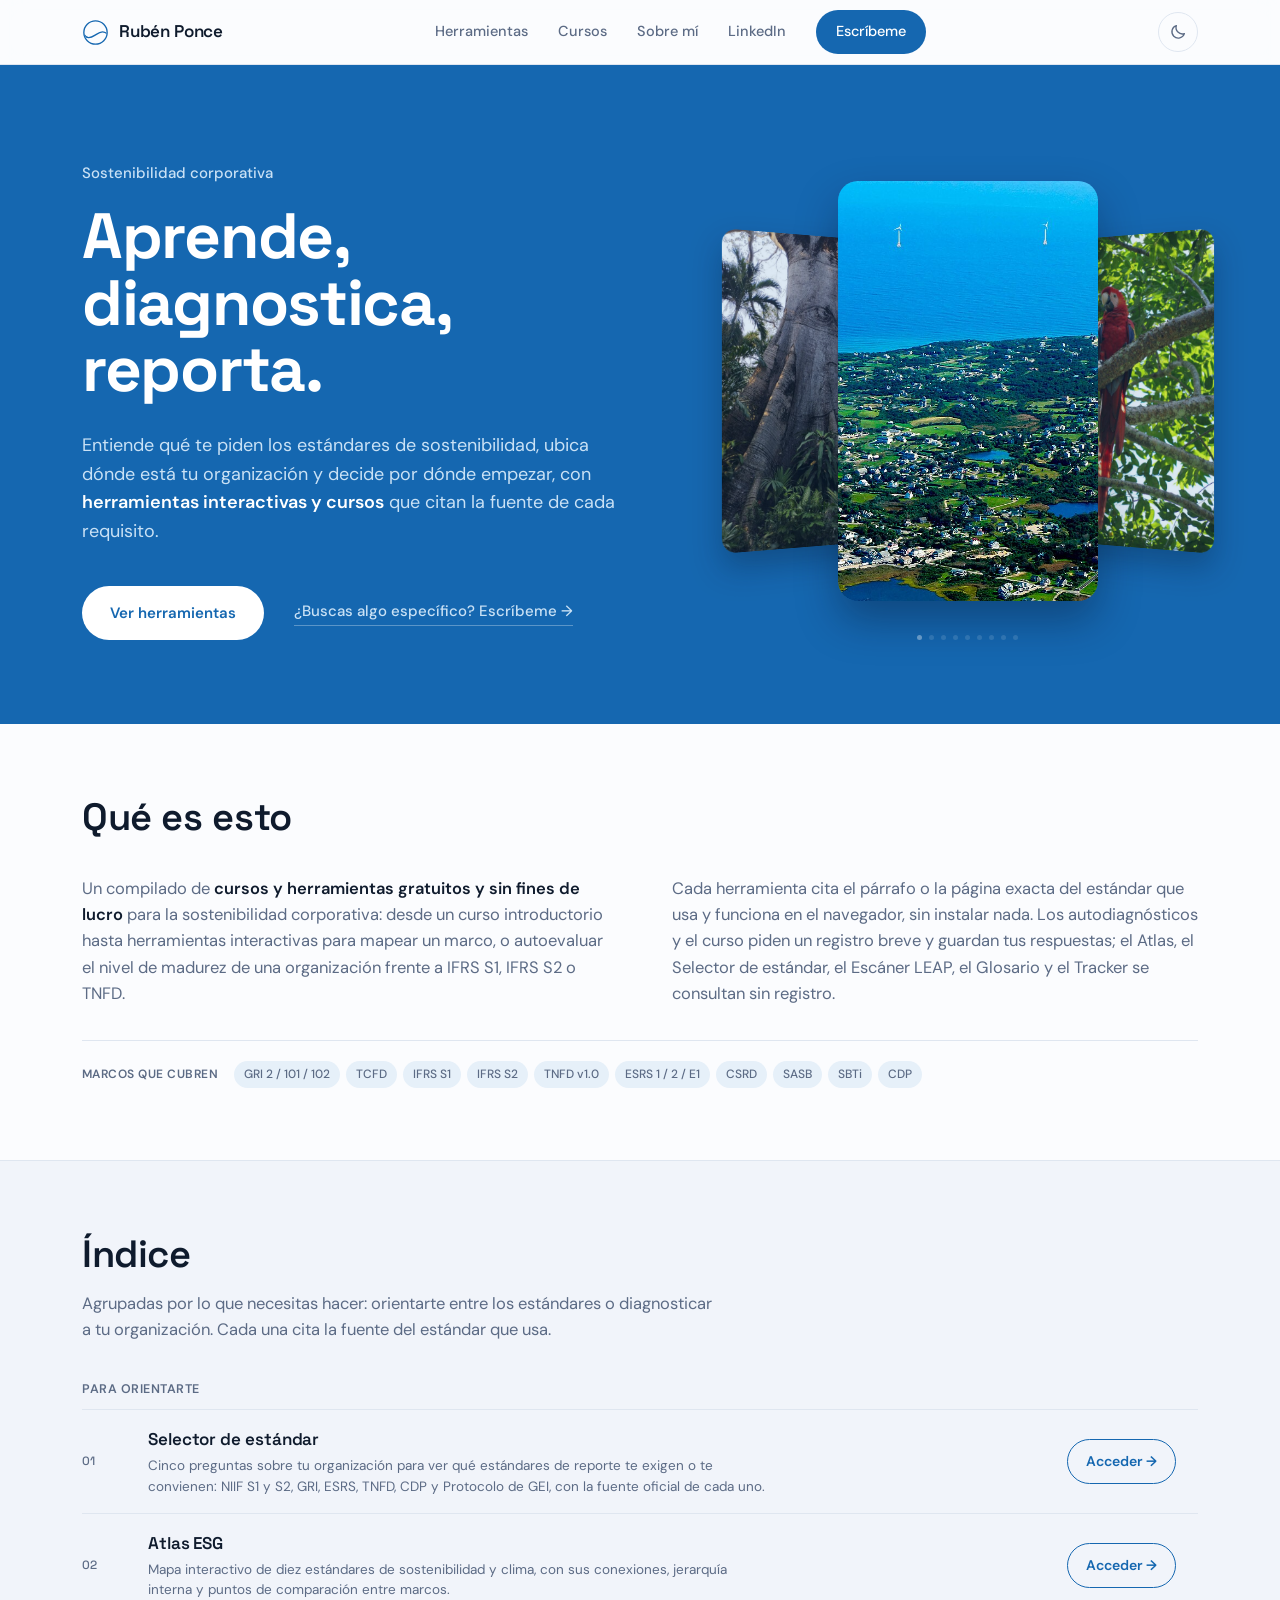
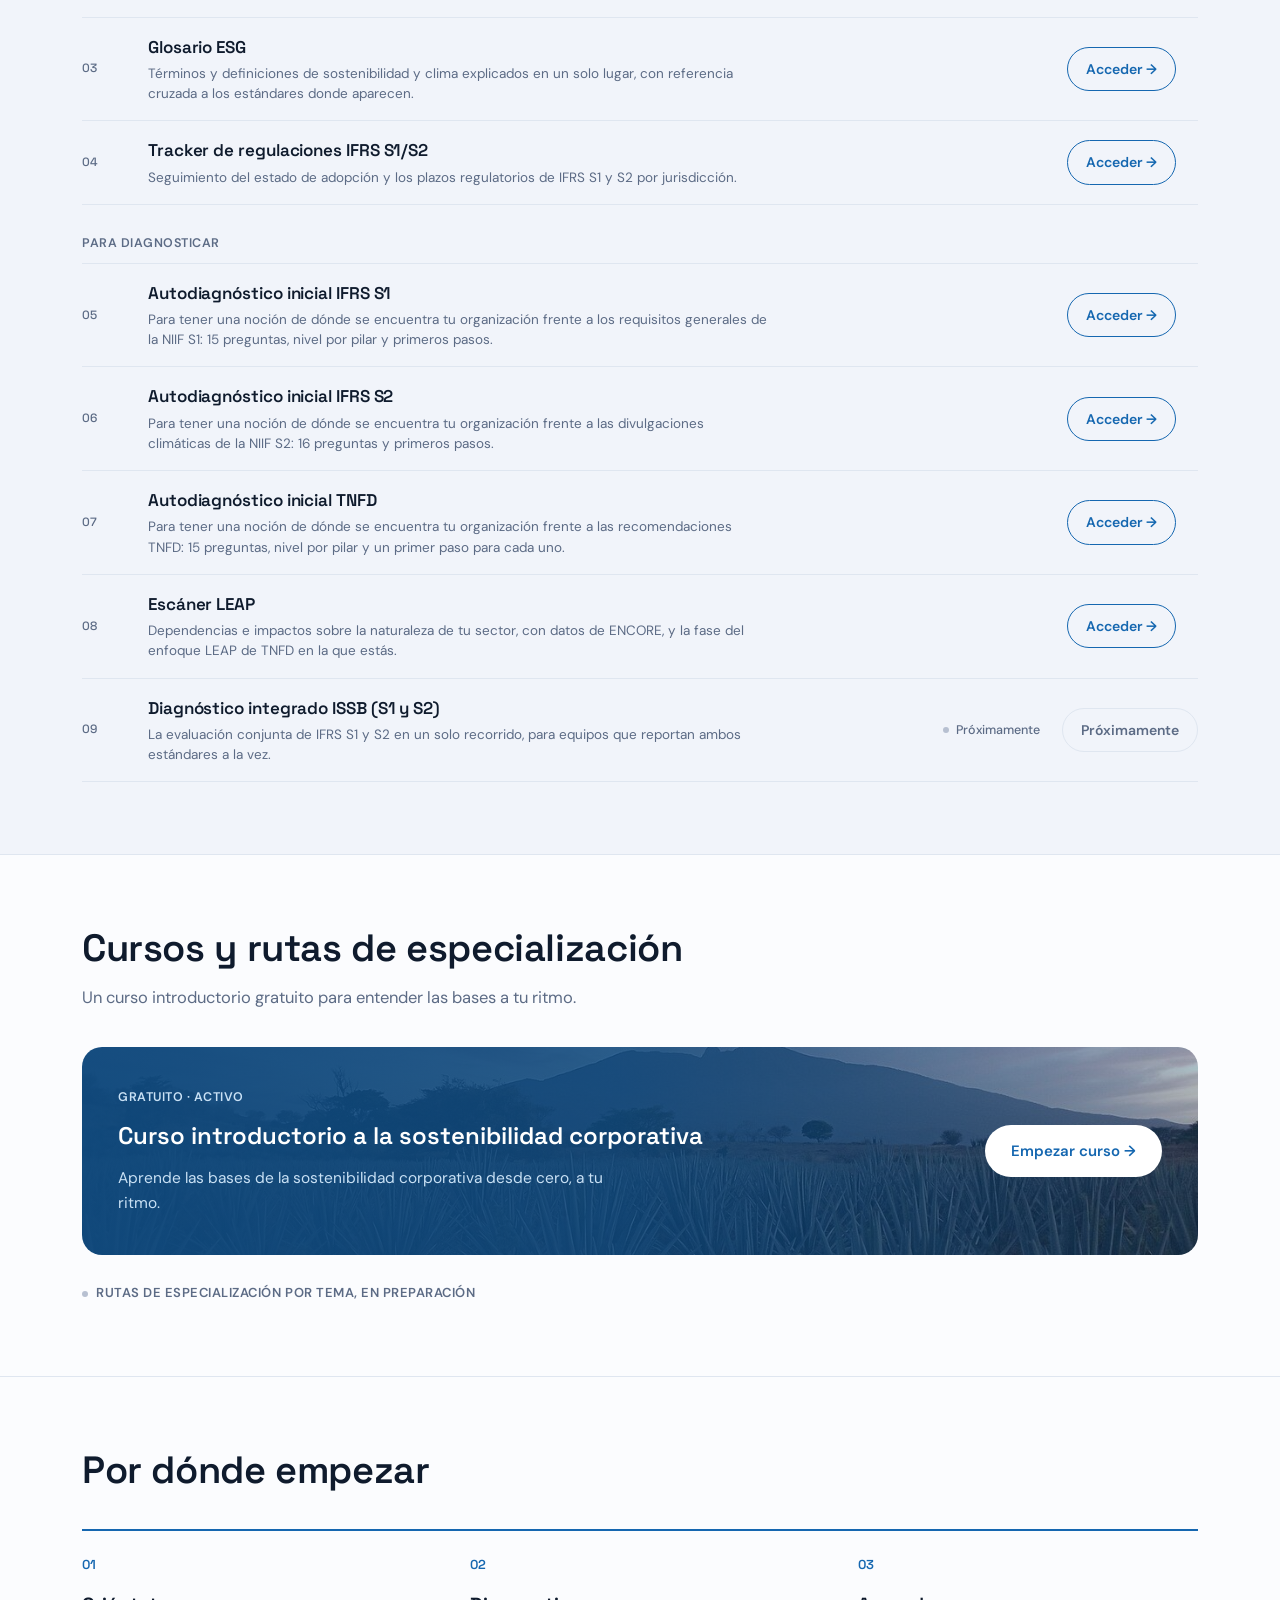
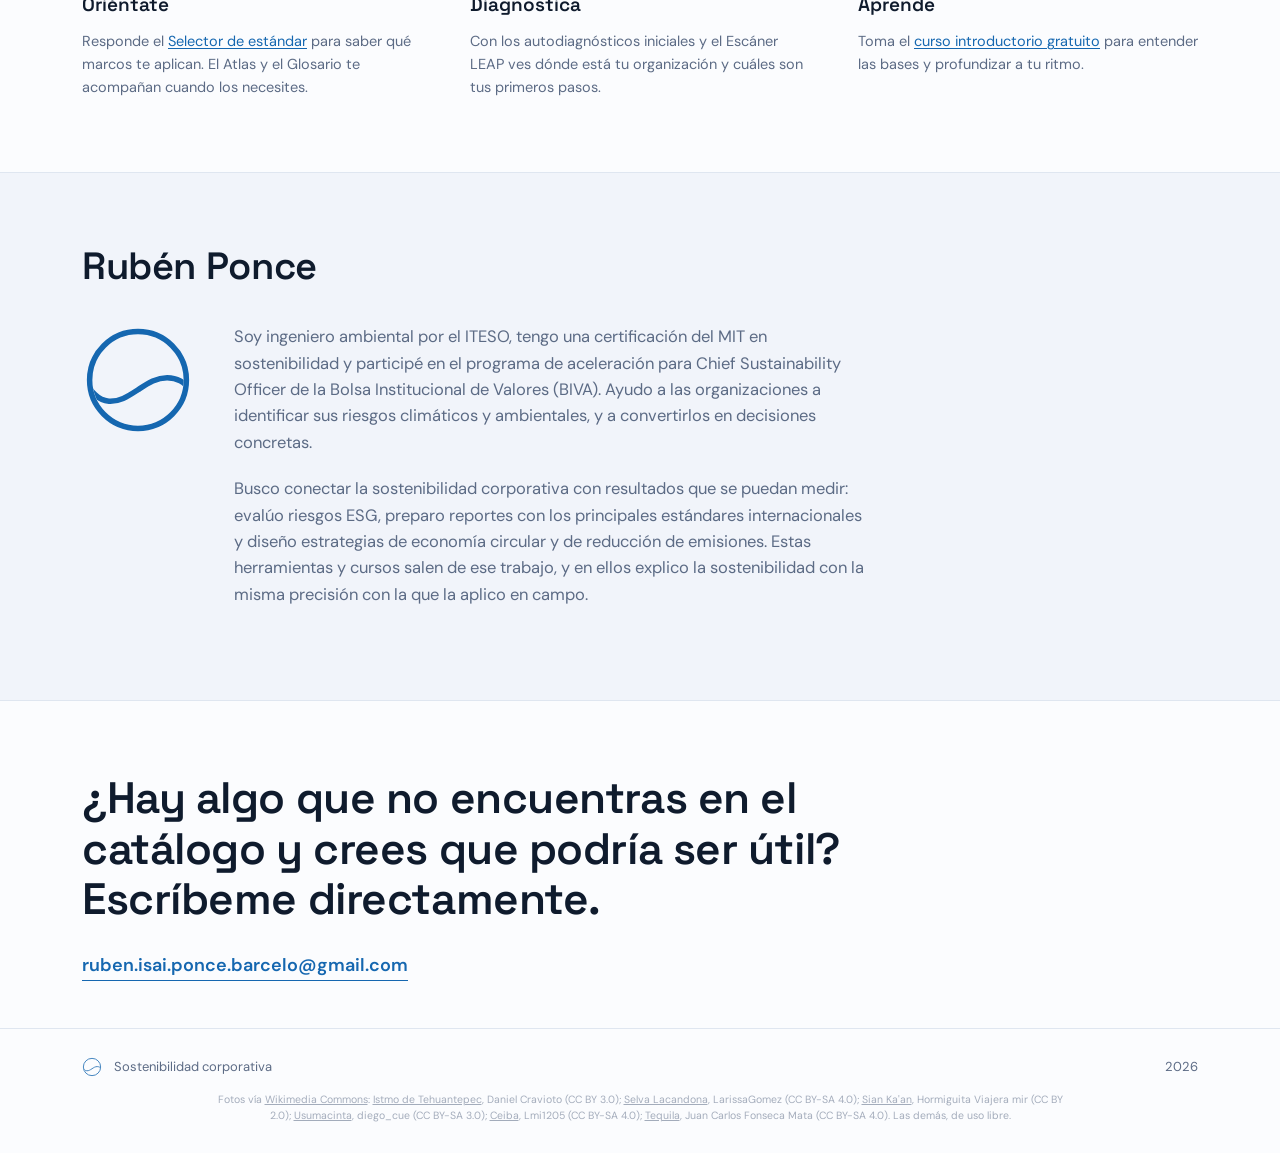
<file: index.html>
<!DOCTYPE html>
<html lang="es">
<head>
<meta charset="UTF-8">
<script src="assets/marca/tema.js"></script>
<meta name="viewport" content="width=device-width, initial-scale=1.0">
<title>Rubén Ponce · Sostenibilidad corporativa</title>
<meta name="description" content="Aprende y comunica las bases de la sostenibilidad corporativa. Herramientas interactivas para trabajar los estándares GRI, IFRS S1/S2, TNFD, TCFD y CSRD.">
<meta property="og:type" content="website">
<meta property="og:site_name" content="Rubén Ponce">
<meta property="og:title" content="Rubén Ponce · Sostenibilidad corporativa">
<meta property="og:description" content="Aprende y comunica las bases de la sostenibilidad corporativa. Herramientas interactivas para trabajar los estándares GRI, IFRS S1/S2, TNFD, TCFD y CSRD.">
<meta property="og:url" content="https://rubenisaiponcebarcelo-wq.github.io/">
<meta property="og:image" content="https://rubenisaiponcebarcelo-wq.github.io/assets/marca/og-image.png">
<meta name="twitter:card" content="summary_large_image">
<meta name="twitter:title" content="Rubén Ponce · Sostenibilidad corporativa">
<meta name="twitter:description" content="Aprende y comunica las bases de la sostenibilidad corporativa, con herramientas interactivas.">
<link rel="icon" href="assets/marca/favicon.ico" sizes="any">
<link rel="icon" type="image/svg+xml" href="assets/marca/favicon.svg">
<link rel="apple-touch-icon" href="assets/marca/favicon-180.png">
<meta name="theme-color" content="#1567B0">
<link rel="preconnect" href="https://fonts.googleapis.com">
<link rel="preconnect" href="https://fonts.gstatic.com" crossorigin>
<link href="https://fonts.googleapis.com/css2?family=Space+Grotesk:wght@500;600;700&family=DM+Sans:wght@400;500;600&display=swap" rel="stylesheet">
<style>

  :root{
    --blue:#1567B0;
    --blue-deep:#0F4A7F;
    --blue-soft:#E6F0F9;
    --paper:#FBFCFE;
    --paper-alt:#F1F4FA;
    --line:#DFE6F0;
    --ink:#0F1B2D;
    --ink-muted:#5C6B85;
    --white:#FFFFFF;
    --white-muted:#C9E1F5;

    --font-display:'Space Grotesk', sans-serif;
    --font-body:'DM Sans', sans-serif;

    --maxw:1180px;
    --ease:cubic-bezier(.22,.7,.2,1);
  }

  *{box-sizing:border-box;}
  html{scroll-behavior:smooth;}
  /* El menú móvil cerrado vive fuera de pantalla a la derecha: que no ensanche la página */
  html,body{overflow-x:clip;}
  body{
    margin:0;
    background:var(--paper);
    color:var(--ink);
    font-family:var(--font-body);
    font-size:16px;
    line-height:1.6;
    -webkit-font-smoothing:antialiased;
  }
  img,svg{display:block;max-width:100%;}
  a{color:inherit;}
  .wrap{max-width:var(--maxw);margin:0 auto;padding:0 32px;}
  ::selection{background:var(--blue);color:var(--white);}
  :focus-visible{outline:2px solid var(--blue);outline-offset:3px;border-radius:2px;}
  ::-webkit-scrollbar{width:11px;}
  ::-webkit-scrollbar-track{background:var(--paper);}
  ::-webkit-scrollbar-thumb{background:var(--line);border-radius:20px;border:3px solid var(--paper);}
  ::-webkit-scrollbar-thumb:hover{background:var(--blue);}
  *{scrollbar-color:var(--line) var(--paper);scrollbar-width:thin;}
  @media (prefers-reduced-motion: reduce){
    *{animation-duration:0.001ms !important; animation-iteration-count:1 !important; transition-duration:0.001ms !important; scroll-behavior:auto !important;}
  }

  /* ===== HEADER ===== */
  header{
    position:sticky; top:0; z-index:50;
    background:rgba(251,252,254,0.82);
    backdrop-filter:blur(12px);
    border-bottom:1px solid var(--line);
  }
  .nav{
    display:flex; align-items:center; justify-content:space-between;
    height:64px;
  }
  .nav-brand{display:flex;align-items:center;gap:10px;text-decoration:none;}
  .logo-mark{width:27px;height:27px;flex:0 0 auto;}
  .nav-name{
    font-family:var(--font-display);
    font-weight:600;
    font-size:17px;
    letter-spacing:-.01em;
    color:var(--ink);
  }
  .nav-links{display:flex;gap:30px;align-items:center;}
  .nav-links a{
    font-family:var(--font-body);
    font-size:14.5px;
    font-weight:500;
    text-decoration:none;
    color:var(--ink-muted);
    transition:color .2s var(--ease);
  }
  .nav-links a:hover{color:var(--blue);}
  .nav-cta{
    background:var(--blue);
    color:var(--white) !important;
    padding:10px 20px;
    border-radius:999px;
    transition:background .2s var(--ease), transform .2s var(--ease);
  }
  .nav-cta:hover{background:var(--blue-deep);transform:translateY(-1px);}
  .nav-toggle{display:none;background:none;border:0;color:var(--ink);cursor:pointer;padding:8px;}
  .nav-toggle svg{width:22px;height:22px;}
  .nav-toggle .bar{transform-origin:12px 12px;transition:transform .25s var(--ease), opacity .2s ease;}
  .nav-toggle.open .bar1{transform:translateY(6px) rotate(45deg);}
  .nav-toggle.open .bar2{opacity:0;}
  .nav-toggle.open .bar3{transform:translateY(-6px) rotate(-45deg);}

  @media(max-width:860px){
    .nav-links{
      position:fixed; inset:64px 0 0 0; height:calc(100vh - 64px);
      background:var(--paper); flex-direction:column; justify-content:flex-start;
      padding:36px 32px; gap:26px; transform:translateX(100%);
      transition:transform .3s var(--ease); border-top:1px solid var(--line);
    }
    .nav-links.open{transform:translateX(0);}
    .nav-links a{font-size:17px;}
    .nav-cta{align-self:flex-start;}
    .nav-toggle{display:block;}
  }

  /* ===== HERO ===== */
  .hero{
    position:relative;
    overflow:hidden;
    background:var(--blue);
    color:var(--white);
    padding:96px 0 84px;
  }
  .hero-grid{display:grid;grid-template-columns:1fr;gap:56px;align-items:center;}
  @media(min-width:980px){
    .hero-grid{grid-template-columns:1.15fr .85fr;gap:32px;}
  }

  .hero-carousel-stage{
    position:relative;width:100%;max-width:520px;height:460px;margin:0 auto;
    perspective:1100px;
  }
  .hero-slide{
    position:absolute;top:50%;left:50%;width:260px;height:420px;margin:-210px 0 0 -130px;
    border-radius:20px;overflow:hidden;
    box-shadow:0 20px 40px rgba(6,16,40,.35);
    background:rgba(255,255,255,.06);
    transition:transform .7s var(--ease), opacity .7s var(--ease);
  }
  .hero-slide img{width:100%;height:100%;object-fit:cover;display:block;}
  .hero-slide[data-pos="center"]{transform:translateX(0) translateZ(0) rotateY(0deg) scale(1);z-index:5;opacity:1;}
  .hero-slide[data-pos="right"]{transform:translateX(170px) translateZ(-120px) rotateY(-32deg) scale(.82);z-index:3;opacity:.85;cursor:pointer;}
  .hero-slide[data-pos="left"]{transform:translateX(-170px) translateZ(-120px) rotateY(32deg) scale(.82);z-index:3;opacity:.85;cursor:pointer;}
  .hero-slide[data-pos="hidden"]{transform:translateX(0) translateZ(-260px) scale(.6);opacity:0;z-index:1;pointer-events:none;}
  /* Puntos casi invisibles: la rotación manda; se avivan solo al pasar el cursor o con el teclado */
  .hero-dots{display:flex;justify-content:center;gap:7px;margin-top:14px;opacity:.35;transition:opacity .25s var(--ease);}
  .hero-dots:hover,.hero-dots:focus-within{opacity:1;}
  .hero-dot{
    width:5px;height:5px;border-radius:50%;padding:0;border:none;cursor:pointer;
    background:rgba(255,255,255,.35);transition:background .2s var(--ease), transform .2s var(--ease);
  }
  .hero-dot:hover{background:rgba(255,255,255,.7);}
  .hero-dot.active{background:var(--white);}
  @media(max-width:520px){
    .hero{padding:56px 0 48px;}
    .hero-grid{gap:28px;}
    h1.hero-headline{margin-bottom:20px;}
    .hero-lede{font-size:16.5px;margin-bottom:28px;}
    .hero-carousel-stage{max-width:340px;height:300px;}
    .hero-slide{width:170px;height:270px;margin:-135px 0 0 -85px;}
    .hero-slide[data-pos="right"]{transform:translateX(120px) translateZ(-90px) rotateY(-30deg) scale(.8);}
    .hero-slide[data-pos="left"]{transform:translateX(-120px) translateZ(-90px) rotateY(30deg) scale(.8);}
  }

  .hero-inner{position:relative;z-index:1;}
  .hero-kicker{
    font-size:15px;
    font-weight:500;
    color:var(--white-muted);
    margin:0 0 18px;
  }
  h1.hero-headline{
    font-family:var(--font-display);
    font-weight:700;
    font-size:clamp(42px, 5.4vw, 64px);
    line-height:1.04;
    margin:0 0 28px;
    letter-spacing:-.02em;
    color:var(--white);
  }
  .hero-lede{
    font-size:18px;
    line-height:1.6;
    color:var(--white-muted);
    max-width:560px;
    margin:0 0 40px;
  }
  .hero-lede strong{color:var(--white);font-weight:600;}
  .hero-actions{display:flex;align-items:center;gap:30px;flex-wrap:wrap;}
  .btn-primary{
    font-family:var(--font-body);
    font-size:15px;
    font-weight:600;
    text-decoration:none;
    background:var(--white);
    color:var(--blue);
    padding:15px 28px;
    border-radius:999px;
    transition:transform .2s var(--ease), box-shadow .2s var(--ease);
    display:inline-block;
  }
  .btn-primary:hover{transform:translateY(-2px);box-shadow:0 10px 24px rgba(10,20,50,.25);}
  .link-quiet{
    font-size:15px;
    font-weight:500;
    text-decoration:none;
    color:var(--white-muted);
    border-bottom:1px solid rgba(255,255,255,.3);
    padding-bottom:2px;
    transition:color .2s var(--ease), border-color .2s var(--ease);
  }
  .link-quiet:hover{color:var(--white);border-color:var(--white);}

  /* ===== SECTION HEADERS ===== */
  .section{padding:72px 0;}
  .section-head{max-width:640px;margin:0 0 36px;}
  .section-head h2{
    font-family:var(--font-display);
    font-weight:600;
    font-size:clamp(28px,3.2vw,38px);
    line-height:1.15;
    letter-spacing:-.01em;
    margin:0 0 14px;
    color:var(--ink);
  }
  .section-head p{
    color:var(--ink-muted);
    font-size:16.5px;
    margin:0;
  }

  /* ===== POSICIONAMIENTO ===== */
  .position{background:var(--paper);border-bottom:1px solid var(--line);}
  .position-grid{
    display:grid;
    grid-template-columns:1fr 1fr;
    gap:64px;
    align-items:start;
  }
  .position-grid p{
    font-size:16.5px;
    color:var(--ink-muted);
    margin:0;
  }
  .position-grid p strong{color:var(--ink);font-weight:600;}
  /* Marcos: franja discreta debajo del texto, como complemento */
  .frameworks{
    display:flex;flex-wrap:wrap;align-items:center;gap:10px 16px;
    margin-top:32px;padding-top:20px;border-top:1px solid var(--line);
  }
  .frameworks-label{
    font-size:12px;font-weight:600;color:var(--ink-muted);
    text-transform:uppercase;letter-spacing:.04em;
  }
  .frameworks-list{display:flex;flex-wrap:wrap;gap:6px;}
  .fw-chip{
    font-size:12px;
    font-weight:500;
    color:var(--ink-muted);
    background:var(--blue-soft);
    padding:4px 10px;
    border-radius:999px;
    text-decoration:none;
    transition:color .2s var(--ease), background .2s var(--ease);
  }
  a.fw-chip:hover{color:var(--white);background:var(--blue);}

  /* ===== CURSOS ===== */
  .courses{background:var(--paper);border-bottom:1px solid var(--line);}
  .course-featured{
    display:grid;grid-template-columns:1fr auto;gap:28px;align-items:center;
    border-radius:20px;padding:40px 36px;margin-bottom:28px;
    /* Paisaje agavero de Jalisco detrás de un velo azul que garantiza el contraste del texto */
    background:linear-gradient(90deg, rgba(15,74,127,.95) 0%, rgba(15,74,127,.86) 48%, rgba(15,74,127,.35) 100%),
               url("assets/img/hero-img-agave.jpg") center 60%/cover no-repeat;
    color:var(--white);
  }
  .course-featured .tag{
    font-size:12.5px;font-weight:600;color:var(--white-muted);text-transform:uppercase;
    letter-spacing:.04em;margin:0 0 10px;
  }
  .course-featured h3{
    font-family:var(--font-display);font-weight:600;font-size:24px;margin:0 0 10px;color:var(--white);
  }
  .course-featured p{color:var(--white-muted);font-size:15.5px;margin:0;max-width:520px;}
  .btn-course{
    font-family:var(--font-body);font-size:15px;font-weight:600;text-decoration:none;
    background:var(--white);color:var(--blue);padding:14px 26px;border-radius:999px;white-space:nowrap;
    transition:background .2s var(--ease), transform .2s var(--ease), box-shadow .2s var(--ease);
  }
  .btn-course:hover{transform:translateY(-2px);box-shadow:0 10px 24px rgba(10,20,50,.25);}
  .course-tracks-label{
    display:flex;align-items:center;gap:8px;
    font-size:13px;font-weight:600;color:var(--ink-muted);text-transform:uppercase;
    letter-spacing:.04em;margin:0;
  }
  .course-track-dot{width:6px;height:6px;border-radius:50%;background:#B7C0D1;flex:none;}
  .course-tracks{display:flex;flex-wrap:wrap;gap:10px;}
  .course-track{
    display:flex;align-items:center;gap:8px;
    font-size:13.5px;color:var(--ink-muted);
    background:var(--paper-alt);border:1px solid var(--line);border-radius:999px;padding:9px 16px;
  }
  .course-track::before{content:'';width:6px;height:6px;border-radius:50%;background:#B7C0D1;flex-shrink:0;}
  @media(max-width:700px){
    .course-featured{grid-template-columns:1fr;
      background:linear-gradient(180deg, rgba(15,74,127,.94) 0%, rgba(15,74,127,.82) 60%, rgba(15,74,127,.55) 100%),
                 url("assets/img/hero-img-agave.jpg") center/cover no-repeat;}
    .btn-course{justify-self:start;}
  }

  /* ===== HERRAMIENTAS · index list ===== */
  .tools{background:var(--paper-alt);border-bottom:1px solid var(--line);}
  .tool-index{
    display:flex;
    flex-direction:column;
  }
  .tool-card{
    display:grid;
    grid-template-columns:44px 1fr auto auto;
    position:relative;
    gap:22px;
    align-items:center;
    padding:16px 0;
    border-bottom:1px solid var(--line);
    transition:background .18s var(--ease);
  }
  .tool-card:hover{background:rgba(21,103,176,.035);}
  .tool-num{
    font-family:var(--font-display);
    font-size:12px;
    font-weight:500;
    color:var(--ink-muted);
  }
  .tool-main h3{
    font-family:var(--font-display);
    font-weight:600;
    font-size:17px;
    letter-spacing:-.005em;
    margin:0 0 3px;
    color:var(--ink);
  }
  .tool-main p{
    color:var(--ink-muted);
    font-size:13.5px;
    line-height:1.5;
    margin:0;
    max-width:480px;
    overflow:hidden;
    text-overflow:ellipsis;
    display:-webkit-box;
    -webkit-line-clamp:2;
    -webkit-box-orient:vertical;
  }
  .tool-main p{max-width:620px;}
  .tool-meta:empty{display:none;}
  /* Toda la ficha abre la herramienta: el enlace «Acceder» se extiende sobre ella */
  a.tool-cta::after{content:'';position:absolute;inset:0;}
  .tool-card:has(a.tool-cta){cursor:pointer;}
  .tool-group{
    font-family:var(--font-body);font-size:12.5px;font-weight:600;color:var(--ink-muted);
    text-transform:uppercase;letter-spacing:.04em;margin:28px 0 0;padding:0 0 10px;
    border-bottom:1px solid var(--line);
  }
  .tool-group:first-child{margin-top:0;}
  .tool-meta{display:flex;flex-direction:column;gap:9px;align-items:flex-start;justify-content:center;}
  .status-dot{
    display:inline-flex;align-items:center;gap:7px;
    font-size:12.5px;
    font-weight:500;
    color:var(--ink-muted);
  }
  .status-dot::before{
    content:'';width:6px;height:6px;border-radius:50%;
    background:var(--blue);
  }
  .status-dot.soon::before{background:#B7C0D1;}
  .tool-cta{
    font-family:var(--font-body);
    font-size:14px;
    font-weight:600;
    text-decoration:none;
    color:var(--blue);
    border:1.5px solid var(--blue);
    padding:10px 18px;
    border-radius:999px;
    white-space:nowrap;
    transition:background .2s var(--ease), color .2s var(--ease);
  }
  .tool-cta:hover{background:var(--blue);color:var(--white);}
  .tool-cta.disabled{
    color:var(--ink-muted);
    border-color:var(--line);
    cursor:default;
    pointer-events:none;
  }

  @media(max-width:860px){
    /* En celular: ficha compacta, se toca completa y solo queda una flecha a la derecha */
    .tool-card{grid-template-columns:1fr auto;gap:6px 12px;padding:16px 0;}
    .tool-num{display:none;}
    .tool-main{grid-column:1;grid-row:1;}
    .tool-meta{grid-column:1;grid-row:2;}
    .tool-cta{grid-column:2;grid-row:1;align-self:center;border:0;padding:8px 0 8px 8px;font-size:0;}
    .tool-cta::before{content:'→';font-size:20px;}
    .tool-cta.disabled{display:none;}
    .position-grid{grid-template-columns:1fr;gap:16px;}
  }

  /* ===== ACCESO · 3 steps ===== */
  .access{background:var(--paper);border-bottom:1px solid var(--line);}
  .access-steps{
    display:grid;
    grid-template-columns:repeat(3,1fr);
    gap:48px;
  }
  .access-step{position:relative;padding-top:26px;}
  .access-step::before{
    content:'';position:absolute;top:0;left:0;width:36px;height:2px;background:var(--blue);
  }
  .access-step .step-n{
    font-family:var(--font-display);
    font-size:13px;
    font-weight:600;
    color:var(--blue);
    margin-bottom:14px;
    display:block;
  }
  .access-step h3{
    font-family:var(--font-display);
    font-weight:600;
    font-size:19px;
    margin:0 0 10px;
    color:var(--ink);
  }
  .access-step p{
    color:var(--ink-muted);
    font-size:14.5px;
    margin:0;
  }
  .access-step p a{color:var(--blue);text-decoration-thickness:1px;text-underline-offset:2px;}
  @media(max-width:860px){
    .access-steps{grid-template-columns:1fr;gap:36px;}
  }
  /* Recorrido animado: una línea avanza de 01 a 03 y cada paso aparece cuando la línea lo alcanza.
     Solo se activa con JS y sin «reducir movimiento»; sin eso, todo se ve completo desde el inicio. */
  .access-steps{position:relative;}
  .access-step::before{z-index:1;transition:width .5s var(--ease);}
  .access-step .step-n{transition:color .3s var(--ease);}
  @media(min-width:861px){
    .access-steps.animar::after{
      content:'';position:absolute;top:0;left:0;right:0;height:2px;background:var(--line);
    }
    .access-steps.animar::before{
      content:'';position:absolute;top:0;left:0;right:0;height:2px;z-index:1;background:var(--blue);
      transform:scaleX(0);transform-origin:left;transition:transform 1.6s var(--ease);
    }
    .access-steps.animar.en-vista::before{transform:scaleX(1);}
  }
  .access-steps.animar .access-step{opacity:0;transform:translateY(14px);transition:opacity .6s var(--ease),transform .6s var(--ease);}
  .access-steps.animar .access-step::before{width:0;}
  .access-steps.animar.en-vista .access-step{opacity:1;transform:none;}
  .access-steps.animar.en-vista .access-step::before{width:36px;}
  .access-steps.animar.en-vista .access-step:nth-child(1){transition-delay:.1s;}
  .access-steps.animar.en-vista .access-step:nth-child(2){transition-delay:.65s;}
  .access-steps.animar.en-vista .access-step:nth-child(3){transition-delay:1.2s;}
  .access-steps.animar.en-vista .access-step:nth-child(1)::before{transition-delay:.1s;}
  .access-steps.animar.en-vista .access-step:nth-child(2)::before{transition-delay:.65s;}
  .access-steps.animar.en-vista .access-step:nth-child(3)::before{transition-delay:1.2s;}

  /* ===== SOBRE MÍ ===== */
  .about{background:var(--paper-alt);border-bottom:1px solid var(--line);}
  .about-grid{
    display:grid;
    grid-template-columns:112px 1fr;
    gap:40px;
  }
  .about-mark{
    width:112px;height:112px;
    display:flex;align-items:center;justify-content:center;
  }
  .about-mark-img{width:100%;height:100%;object-fit:contain;}
  .about-text p{
    font-size:16.5px;
    color:var(--ink-muted);
    margin:0 0 20px;
    max-width:640px;
  }
  @media(max-width:860px){
    .about-grid{grid-template-columns:1fr;gap:28px;}
  }

  /* ===== CONTACTO / FOOTER ===== */
  .contact{
    padding:72px 0 48px;
    background:var(--paper);
  }
  .contact h2{
    font-family:var(--font-display);
    font-weight:600;
    font-size:clamp(30px,3.8vw,44px);
    max-width:760px;
    margin:0 0 26px;
    text-wrap:balance;
    line-height:1.15;
    letter-spacing:-.01em;
    color:var(--ink);
  }
  .contact-email{
    font-family:var(--font-body);
    font-size:18px;
    font-weight:600;
    color:var(--blue);
    text-decoration:none;
    border-bottom:1.5px solid var(--blue);
    padding-bottom:3px;
  }
  footer{
    border-top:1px solid var(--line);
    padding:28px 0;
    background:var(--paper);
  }
  .footer-row{
    display:flex;justify-content:space-between;align-items:center;
    flex-wrap:wrap;gap:12px;
  }
  .footer-logo{width:20px;height:20px;opacity:.8;}
  .footer-left{display:flex;align-items:center;gap:12px;}
  .footer-note{
    font-size:13px;
    color:var(--ink-muted);
  }
  .photo-credit{
    text-align:center;font-size:10.5px;line-height:1.6;color:var(--ink-muted);opacity:.55;
    max-width:900px;margin:14px auto 0;padding:0 16px;
  }
  .photo-credit a{color:inherit;}


  /* ===== MODO OSCURO (lo activa assets/marca/tema.js) ===== */
  .nav-tema{display:flex;align-items:center;margin-left:20px;}
  @media(max-width:860px){ .nav-tema{margin-left:auto;margin-right:8px;} }
  html[data-theme="dark"]{
    --paper:#0B1220; --paper-alt:#0F1828; --line:#24324A; --ink:#E8EEF7; --ink-muted:#A9B6CB; --blue-soft:#15284A;
    --rp-borde:#24324A; --rp-texto-2:#A9B6CB; --rp-enlace:#6FB2E8; --rp-superficie:#121C2E;
    color-scheme:dark;
  }
  html[data-theme="dark"] header{background:rgba(11,18,32,.82);}
  html[data-theme="dark"] .hero{background:#0F4A7F;}
  html[data-theme="dark"] .nav-links a:hover,
  html[data-theme="dark"] .access-step .step-n{color:#6FB2E8;}
  html[data-theme="dark"] .access-step::before,
  html[data-theme="dark"] .access-steps.animar::before{background:#6FB2E8;}
  html[data-theme="dark"] .access-step p a{color:#6FB2E8;}
  html[data-theme="dark"] .tool-cta{color:#6FB2E8;border-color:#6FB2E8;}
  html[data-theme="dark"] .tool-cta:hover{background:#1567B0;border-color:#1567B0;color:#FFFFFF;}
  html[data-theme="dark"] .tool-cta.disabled{color:var(--ink-muted);border-color:var(--line);}
  html[data-theme="dark"] .tool-card:hover{background:rgba(111,178,232,.05);}
  html[data-theme="dark"] .status-dot::before{background:#6FB2E8;}
  html[data-theme="dark"] .status-dot.soon::before{background:#4A5872;}
  html[data-theme="dark"] .course-track-dot{background:#4A5872;}
  html[data-theme="dark"] .contact-email{color:#6FB2E8;border-bottom-color:#6FB2E8;}
  html[data-theme="dark"] .logo-mark,
  html[data-theme="dark"] .about-mark-img,
  html[data-theme="dark"] .footer-logo{content:url("assets/marca/isotipo-blanco.svg");}
  @media (prefers-reduced-motion: reduce){ html{transition:none;} }
</style>
</head>
<body>

<header>
  <div class="wrap nav">
    <a href="#top" class="nav-brand">
      <img src="assets/marca/isotipo-azul.svg" alt="Rubén Ponce" class="logo-mark">
      <span class="nav-name">Rubén Ponce</span>
    </a>
    <nav class="nav-links" id="navLinks">
      <a href="#herramientas" onclick="closeNav()">Herramientas</a>
      <a href="#cursos" onclick="closeNav()">Cursos</a>
      <a href="#sobre-mi" onclick="closeNav()">Sobre mí</a>
      <a href="https://www.linkedin.com/in/ruben-isai-ponce-barcelo" target="_blank" rel="noopener" onclick="closeNav()">LinkedIn</a>
      <a href="#contacto" class="nav-cta" onclick="closeNav()">Escríbeme</a>
    </nav>
    <span class="nav-tema" data-rp-tema></span>
    <button class="nav-toggle" id="navToggle" aria-label="Abrir menú" aria-expanded="false">
      <svg viewBox="0 0 24 24" fill="none" stroke="currentColor" stroke-width="1.6">
        <path class="bar bar1" d="M3 6h18"/>
        <path class="bar bar2" d="M3 12h18"/>
        <path class="bar bar3" d="M3 18h18"/>
      </svg>
    </button>
  </div>
</header>

<main id="top">

  <!-- ===== HERO ===== -->
  <section class="hero">
    <div class="wrap hero-grid">
      <div class="hero-inner">
        <p class="hero-kicker">Sostenibilidad corporativa</p>
        <h1 class="hero-headline">Aprende, diagnostica, reporta.</h1>
        <p class="hero-lede">
          Entiende qué te piden los estándares de sostenibilidad, ubica dónde está tu organización y decide por dónde empezar, con <strong>herramientas interactivas y cursos</strong> que citan la fuente de cada requisito.
        </p>
        <div class="hero-actions">
          <a href="#herramientas" class="btn-primary">Ver herramientas</a>
          <a href="mailto:ruben.isai.ponce.barcelo@gmail.com" class="link-quiet">¿Buscas algo específico? Escríbeme →</a>
        </div>
      </div>
      <div>
        <div class="hero-carousel-stage">
          <div class="hero-slide" data-idx="0"><img src="assets/img/hero-img-wind.jpg" alt="Turbinas eólicas marinas"></div>
          <div class="hero-slide" data-idx="1"><img src="assets/img/hero-img-guacamaya.jpg" alt="Guacamaya roja en la Selva Lacandona, Chiapas"></div>
          <div class="hero-slide" data-idx="2"><img src="assets/img/hero-img-solar.jpg" alt="Paneles solares en azotea"></div>
          <div class="hero-slide" data-idx="3"><img src="assets/img/hero-img-manglar.jpg" alt="Manglares en la Reserva de la Biosfera de Sian Ka&#x27;an, Quintana Roo" loading="lazy"></div>
          <div class="hero-slide" data-idx="4"><img src="assets/img/hero-img-rainforest.jpg" alt="Selva tropical al atardecer" loading="lazy"></div>
          <div class="hero-slide" data-idx="5"><img src="assets/img/hero-img-eolico.jpg" alt="Parque eólico en el Istmo de Tehuantepec, Oaxaca" loading="lazy"></div>
          <div class="hero-slide" data-idx="6"><img src="assets/img/hero-img-coral.jpg" alt="Arrecife de coral" loading="lazy"></div>
          <div class="hero-slide" data-idx="7"><img src="assets/img/hero-img-usumacinta.jpg" alt="Río Usumacinta desde Yaxchilán, Chiapas" loading="lazy"></div>
          <div class="hero-slide" data-idx="8"><img src="assets/img/hero-img-ceiba.jpg" alt="Ceiba dentro del bosque" loading="lazy"></div>
        </div>
        <div class="hero-dots" role="tablist" aria-label="Galería de imágenes">
          <button class="hero-dot active" data-idx="0" aria-label="Imagen 1"></button>
          <button class="hero-dot" data-idx="1" aria-label="Imagen 2"></button>
          <button class="hero-dot" data-idx="2" aria-label="Imagen 3"></button>
          <button class="hero-dot" data-idx="3" aria-label="Imagen 4"></button>
          <button class="hero-dot" data-idx="4" aria-label="Imagen 5"></button>
          <button class="hero-dot" data-idx="5" aria-label="Imagen 6"></button>
          <button class="hero-dot" data-idx="6" aria-label="Imagen 7"></button>
          <button class="hero-dot" data-idx="7" aria-label="Imagen 8"></button>
          <button class="hero-dot" data-idx="8" aria-label="Imagen 9"></button>
        </div>
      </div>
    </div>
  </section>

  <!-- ===== POSICIONAMIENTO ===== -->
  <section class="section position">
    <div class="wrap">
      <div class="section-head"><h2>Qué es esto</h2></div>
      <div class="position-grid">
          <p>Un compilado de <strong>cursos y herramientas gratuitos y sin fines de lucro</strong> para la sostenibilidad corporativa: desde un curso introductorio hasta herramientas interactivas para mapear un marco, o autoevaluar el nivel de madurez de una organización frente a IFRS S1, IFRS S2 o TNFD.</p>
          <p>Cada herramienta cita el párrafo o la página exacta del estándar que usa y funciona en el navegador, sin instalar nada. Los autodiagnósticos y el curso piden un registro breve y guardan tus respuestas; el Atlas, el Selector de estándar, el Escáner LEAP, el Glosario y el Tracker se consultan sin registro.</p>
      </div>
      <div class="frameworks">
          <span class="frameworks-label">Marcos que cubren</span>
          <div class="frameworks-list">
            <a class="fw-chip" href="herramientas/glosario-esg/#marco-GRI" title="Ver los términos de GRI 2 / 101 / 102 en el Glosario">GRI 2 / 101 / 102</a>
            <a class="fw-chip" href="herramientas/glosario-esg/#marco-TCFD" title="Ver los términos de TCFD en el Glosario">TCFD</a>
            <a class="fw-chip" href="herramientas/glosario-esg/#marco-ISSB" title="Ver los términos de IFRS S1 en el Glosario">IFRS S1</a>
            <a class="fw-chip" href="herramientas/glosario-esg/#marco-ISSB" title="Ver los términos de IFRS S2 en el Glosario">IFRS S2</a>
            <a class="fw-chip" href="herramientas/glosario-esg/#marco-TNFD" title="Ver los términos de TNFD v1.0 en el Glosario">TNFD v1.0</a>
            <a class="fw-chip" href="herramientas/glosario-esg/#marco-ESRS" title="Ver los términos de ESRS 1 / 2 / E1 en el Glosario">ESRS 1 / 2 / E1</a>
            <a class="fw-chip" href="herramientas/glosario-esg/#marco-ESRS" title="Ver los términos de CSRD en el Glosario">CSRD</a>
            <a class="fw-chip" href="herramientas/glosario-esg/#marco-SASB" title="Ver los términos de SASB en el Glosario">SASB</a>
            <a class="fw-chip" href="herramientas/glosario-esg/#marco-SBTI" title="Ver los términos de SBTi en el Glosario">SBTi</a>
            <a class="fw-chip" href="herramientas/glosario-esg/#marco-CDP" title="Ver los términos de CDP en el Glosario">CDP</a>
          </div>
      </div>
    </div>
  </section>

  <!-- ===== HERRAMIENTAS ===== -->
  <section class="section tools" id="herramientas">
    <div class="wrap">
      <div class="section-head">
        <h2>Índice</h2>
        <p>Agrupadas por lo que necesitas hacer: orientarte entre los estándares o diagnosticar a tu organización. Cada una cita la fuente del estándar que usa.</p>
      </div>

      <div class="tool-index">
        <!-- Para sumar una herramienta: copia un bloque tool-card y ajusta número, nombre, texto y enlace.
             Si aún no está lista, deja el enlace vacío en el script o usa la variante "Próximamente". -->

        <h3 class="tool-group">Para orientarte</h3>

        <div class="tool-card">
          <span class="tool-num">01</span>
          <div class="tool-main">
            <h3>Selector de estándar</h3>
            <p>Cinco preguntas sobre tu organización para ver qué estándares de reporte te exigen o te convienen: NIIF S1 y S2, GRI, ESRS, TNFD, CDP y Protocolo de GEI, con la fuente oficial de cada uno.</p>
          </div>
          <div class="tool-meta"></div>
          <a href="herramientas/selector-estandar/" class="tool-cta">Acceder →</a>
        </div>

        <div class="tool-card">
          <span class="tool-num">02</span>
          <div class="tool-main">
            <h3>Atlas ESG</h3>
            <p>Mapa interactivo de diez estándares de sostenibilidad y clima, con sus conexiones, jerarquía interna y puntos de comparación entre marcos.</p>
          </div>
          <div class="tool-meta"></div>
          <a href="herramientas/atlas-esg/" class="tool-cta">Acceder →</a>
        </div>

        <div class="tool-card">
          <span class="tool-num">03</span>
          <div class="tool-main">
            <h3>Glosario ESG</h3>
            <p>Términos y definiciones de sostenibilidad y clima explicados en un solo lugar, con referencia cruzada a los estándares donde aparecen.</p>
          </div>
          <div class="tool-meta"></div>
          <a href="herramientas/glosario-esg/" class="tool-cta">Acceder →</a>
        </div>

        <div class="tool-card">
          <span class="tool-num">04</span>
          <div class="tool-main">
            <h3>Tracker de regulaciones IFRS S1/S2</h3>
            <p>Seguimiento del estado de adopción y los plazos regulatorios de IFRS S1 y S2 por jurisdicción.</p>
          </div>
          <div class="tool-meta"></div>
          <a href="herramientas/tracker-issb/" class="tool-cta">Acceder →</a>
        </div>

        <h3 class="tool-group">Para diagnosticar</h3>

        <div class="tool-card">
          <span class="tool-num">05</span>
          <div class="tool-main">
            <h3>Autodiagnóstico inicial IFRS S1</h3>
            <p>Para tener una noción de dónde se encuentra tu organización frente a los requisitos generales de la NIIF S1: 15 preguntas, nivel por pilar y primeros pasos.</p>
          </div>
          <div class="tool-meta"></div>
          <a href="herramientas/diagnostico-s1/" class="tool-cta">Acceder →</a>
        </div>

        <div class="tool-card">
          <span class="tool-num">06</span>
          <div class="tool-main">
            <h3>Autodiagnóstico inicial IFRS S2</h3>
            <p>Para tener una noción de dónde se encuentra tu organización frente a las divulgaciones climáticas de la NIIF S2: 16 preguntas y primeros pasos.</p>
          </div>
          <div class="tool-meta"></div>
          <a href="herramientas/diagnostico-s2/" class="tool-cta">Acceder →</a>
        </div>

        <div class="tool-card">
          <span class="tool-num">07</span>
          <div class="tool-main">
            <h3>Autodiagnóstico inicial TNFD</h3>
            <p>Para tener una noción de dónde se encuentra tu organización frente a las recomendaciones TNFD: 15 preguntas, nivel por pilar y un primer paso para cada uno.</p>
          </div>
          <div class="tool-meta"></div>
          <a href="herramientas/diagnostico-tnfd/" class="tool-cta">Acceder →</a>
        </div>

        <div class="tool-card">
          <span class="tool-num">08</span>
          <div class="tool-main">
            <h3>Escáner LEAP</h3>
            <p>Dependencias e impactos sobre la naturaleza de tu sector, con datos de ENCORE, y la fase del enfoque LEAP de TNFD en la que estás.</p>
          </div>
          <div class="tool-meta"></div>
          <a href="herramientas/escaner-leap/" class="tool-cta">Acceder →</a>
        </div>

        <div class="tool-card">
          <span class="tool-num">09</span>
          <div class="tool-main">
            <h3>Diagnóstico integrado ISSB (S1 y S2)</h3>
            <p>La evaluación conjunta de IFRS S1 y S2 en un solo recorrido, para equipos que reportan ambos estándares a la vez.</p>
          </div>
          <div class="tool-meta">
            <span class="status-dot soon">Próximamente</span>
          </div>
          <span class="tool-cta disabled" aria-disabled="true">Próximamente</span>
        </div>

      </div>
    </div>
  </section>

  <!-- ===== CURSOS ===== -->
  <section class="section courses" id="cursos">
    <div class="wrap">
      <div class="section-head">
        <h2>Cursos y rutas de especialización</h2>
        <p>Un curso introductorio gratuito para entender las bases a tu ritmo.</p>
      </div>

      <div class="course-featured">
        <div>
          <p class="tag">Gratuito · Activo</p>
          <h3>Curso introductorio a la sostenibilidad corporativa</h3>
          <p>Aprende las bases de la sostenibilidad corporativa desde cero, a tu ritmo.</p>
        </div>
        <a href="cursos/de-cero-a-profesional/#inicio" class="btn-course">Empezar curso →</a>
      </div>

      <p class="course-tracks-label"><span class="course-track-dot"></span>Rutas de especialización por tema, en preparación</p>
    </div>
  </section>

  <!-- ===== ACCESO ===== -->
  <section class="section access">
    <div class="wrap">
      <div class="section-head">
        <h2>Por dónde empezar</h2>
      </div>
      <div class="access-steps">
        <div class="access-step">
          <span class="step-n">01</span>
          <h3>Oriéntate</h3>
          <p>Responde el <a href="herramientas/selector-estandar/">Selector de estándar</a> para saber qué marcos te aplican. El Atlas y el Glosario te acompañan cuando los necesites.</p>
        </div>
        <div class="access-step">
          <span class="step-n">02</span>
          <h3>Diagnostica</h3>
          <p>Con los autodiagnósticos iniciales y el Escáner LEAP ves dónde está tu organización y cuáles son tus primeros pasos.</p>
        </div>
        <div class="access-step">
          <span class="step-n">03</span>
          <h3>Aprende</h3>
          <p>Toma el <a href="cursos/de-cero-a-profesional/#inicio">curso introductorio gratuito</a> para entender las bases y profundizar a tu ritmo.</p>
        </div>
      </div>
    </div>
  </section>

  <!-- ===== SOBRE MÍ ===== -->
  <section class="section about" id="sobre-mi">
    <div class="wrap">
      <div class="section-head">
        <h2>Rubén Ponce</h2>
      </div>
      <div class="about-grid">
        <div class="about-mark" aria-hidden="true">
          <img src="assets/marca/isotipo-azul.svg" alt="" class="about-mark-img">
        </div>
        <div class="about-text">
          <p>Soy ingeniero ambiental por el ITESO, tengo una certificación del MIT en sostenibilidad y participé en el programa de aceleración para Chief Sustainability Officer de la Bolsa Institucional de Valores (BIVA). Ayudo a las organizaciones a identificar sus riesgos climáticos y ambientales, y a convertirlos en decisiones concretas.</p>
          <p>Busco conectar la sostenibilidad corporativa con resultados que se puedan medir: evalúo riesgos ESG, preparo reportes con los principales estándares internacionales y diseño estrategias de economía circular y de reducción de emisiones. Estas herramientas y cursos salen de ese trabajo, y en ellos explico la sostenibilidad con la misma precisión con la que la aplico en campo.</p>
        </div>
      </div>
    </div>
  </section>

  <!-- ===== CONTACTO ===== -->
  <section class="contact" id="contacto">
    <div class="wrap">
      <h2>¿Hay algo que no encuentras en el catálogo y crees que podría ser útil?<br>Escríbeme directamente.</h2>
      <a href="mailto:ruben.isai.ponce.barcelo@gmail.com" class="contact-email">ruben.isai.ponce.barcelo@gmail.com</a>
    </div>
  </section>

</main>

<footer>
  <div class="wrap footer-row">
    <div class="footer-left">
      <img src="assets/marca/isotipo-azul.svg" alt="Rubén Ponce" class="footer-logo">
      <span class="footer-note">Sostenibilidad corporativa</span>
    </div>
    <span class="footer-note" id="year"></span>
  </div>
  <p class="photo-credit">Fotos vía <a href="https://commons.wikimedia.org" target="_blank" rel="noopener">Wikimedia Commons</a>: <a href="https://commons.wikimedia.org/wiki/File:Aqu%C3%AD_Hace_Tanto_Viento_Que_Los_P%C3%A1jaros_Vuelan_Hacia_Atr%C3%A1s_(20526917).jpeg" target="_blank" rel="noopener">Istmo de Tehuantepec</a>, Daniel Cravioto (CC BY 3.0); <a href="https://commons.wikimedia.org/wiki/File:Guacamaya_roja_en_la_Selva_Lacandona.jpg" target="_blank" rel="noopener">Selva Lacandona</a>, LarissaGomez (CC BY-SA 4.0); <a href="https://commons.wikimedia.org/wiki/File:Mangroves,_Sian_Kaan_Biosphere_Reserve,_Yucatan.jpg" target="_blank" rel="noopener">Sian Ka'an</a>, Hormiguita Viajera mir (CC BY 2.0); <a href="https://commons.wikimedia.org/wiki/File:Usumacinta_river_from_Yaxchilan_-_Chiapas_-_Mexico_-_panoramio.jpg" target="_blank" rel="noopener">Usumacinta</a>, diego_cue (CC BY-SA 3.0); <a href="https://commons.wikimedia.org/wiki/File:Vista_dentro_del_bosque.jpg" target="_blank" rel="noopener">Ceiba</a>, Lmi1205 (CC BY-SA 4.0); <a href="https://commons.wikimedia.org/wiki/File:Paisaje_agavero_(Tequila,_Jalisco)_I.jpg" target="_blank" rel="noopener">Tequila</a>, Juan Carlos Fonseca Mata (CC BY-SA 4.0). Las demás, de uso libre.</p>
</footer>

<script>
  document.getElementById('year').textContent = new Date().getFullYear();

  const navToggle = document.getElementById('navToggle');
  const navLinks = document.getElementById('navLinks');
  navToggle.addEventListener('click', () => {
    const open = navLinks.classList.toggle('open');
    navToggle.classList.toggle('open', open);
    navToggle.setAttribute('aria-expanded', open);
    navToggle.setAttribute('aria-label', open ? 'Cerrar menú' : 'Abrir menú');
  });
  function closeNav(){
    navLinks.classList.remove('open');
    navToggle.classList.remove('open');
    navToggle.setAttribute('aria-expanded', 'false');
    navToggle.setAttribute('aria-label', 'Abrir menú');
  }

  const heroSlides = document.querySelectorAll('.hero-slide');
  const carouselDots = document.querySelectorAll('.hero-dot');
  const slideCount = heroSlides.length;
  let centerIdx = 0;
  let carouselTimer;
  function updateCarousel(){
    heroSlides.forEach(slide => {
      const i = Number(slide.dataset.idx);
      const diff = ((i - centerIdx) % slideCount + slideCount) % slideCount;
      let pos = 'hidden';
      if(diff === 0) pos = 'center';
      else if(diff === 1) pos = 'right';
      else if(diff === slideCount - 1) pos = 'left';
      slide.dataset.pos = pos;
    });
    carouselDots.forEach(dot => dot.classList.toggle('active', Number(dot.dataset.idx) === centerIdx));
  }
  function goToSlide(i){
    centerIdx = ((i % slideCount) + slideCount) % slideCount;
    updateCarousel();
  }
  function nextSlide(){
    goToSlide(centerIdx + 1);
  }
  function resetCarouselTimer(){
    clearInterval(carouselTimer);
    if(!window.matchMedia('(prefers-reduced-motion: reduce)').matches){
      carouselTimer = setInterval(nextSlide, 5000);
    }
  }
  carouselDots.forEach(dot => {
    dot.addEventListener('click', () => {
      goToSlide(Number(dot.dataset.idx));
      resetCarouselTimer();
    });
  });
  heroSlides.forEach(slide => {
    slide.addEventListener('click', () => {
      if(slide.dataset.pos === 'left' || slide.dataset.pos === 'right'){
        goToSlide(Number(slide.dataset.idx));
        resetCarouselTimer();
      }
    });
  });
  if(slideCount){
    updateCarousel();
    resetCarouselTimer();
  }

  // «De aprender a reportar»: el recorrido se anima la primera vez que entra en pantalla
  const pasos = document.querySelector('.access-steps');
  if(pasos && 'IntersectionObserver' in window && !window.matchMedia('(prefers-reduced-motion: reduce)').matches){
    pasos.classList.add('animar');
    const obs = new IntersectionObserver(entradas => {
      entradas.forEach(e => { if(e.isIntersecting){ pasos.classList.add('en-vista'); obs.disconnect(); } });
    }, {threshold:.35});
    obs.observe(pasos);
  }
</script>

</body>
</html>
</file>
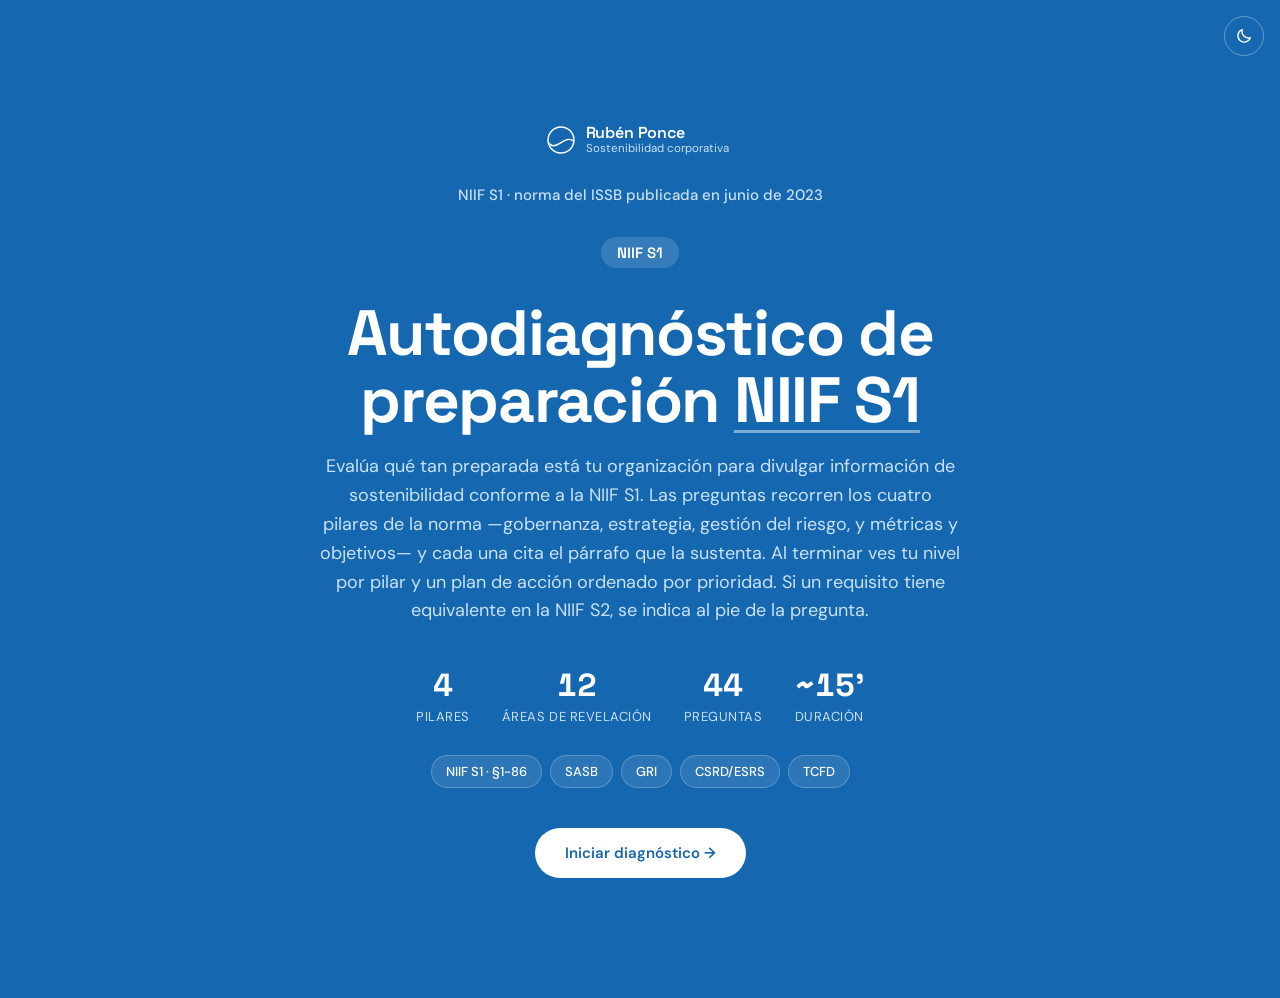
<file: archivo/diagnostico-s1-completo/index.html>
<!DOCTYPE html>
<html lang="es" data-rp-herramienta="diagnostico">
<head>
<meta charset="UTF-8">
<meta name="robots" content="noindex, nofollow">
<script src="../../assets/marca/tema.js"></script>

<meta name="viewport" content="width=device-width, initial-scale=1.0">
<title>Autodiagnóstico IFRS S1 · Rubén Ponce</title>
<link rel="icon" href="../../assets/marca/favicon.ico" sizes="any">
<link rel="icon" type="image/svg+xml" href="../../assets/marca/favicon.svg">
<link rel="apple-touch-icon" href="../../assets/marca/favicon-180.png">

<meta name="theme-color" content="#1567B0">
<meta name="description" content="Autodiagnóstico de madurez frente a IFRS S1: nivel por pilar, brechas y plan de acción, con la cita exacta de cada requisito.">
<meta property="og:site_name" content="Rubén Ponce">
<meta property="og:type" content="website">
<meta property="og:title" content="Autodiagnóstico IFRS S1 · Rubén Ponce">
<meta property="og:description" content="Evalúa tu preparación frente a IFRS S1 y recibe un plan de acción por pilar.">
<meta name="twitter:card" content="summary">
<link href="https://fonts.googleapis.com/css2?family=Space+Grotesk:wght@500;600;700&family=DM+Sans:opsz,wght@9..40,400;9..40,500;9..40,600;9..40,700&family=JetBrains+Mono:wght@400;500&display=swap" rel="stylesheet">
<style>
:root{
  --navy:#0F1B2D;--blue:#1567B0;--mid:#256FB4;--sky:#6FB2E8;
  --cream:#F1F4FA;--sand:#DFE6F0;--white:#FBFCFE;--text:#0F1B2D;--text-light:#5C6B85;
  --p1:#1567B0;--p2:#0E6A6F;--p3:#5B4B8B;--p4:#4D6B1F;
  --p1-bg:#E6F0F9;--p2-bg:#E1F0EE;--p3-bg:#EDE9F4;--p4-bg:#EEF3E4;
  --s1:#1567B0;--s2:#0E6A6F;
  --lv0:#5C6B85;--lv0-bg:#F1F4FA;
  --lv1:#256FB4;--lv1-bg:#E6F0F9;
  --lv2:#1567B0;--lv2-bg:#DCE9F6;
  --lv3:#0F4A7F;--lv3-bg:#CFE0F2;
  --lv4:#0B3A64;--lv4-bg:#BFD6EE;
}
*{margin:0;padding:0;box-sizing:border-box;}
body{font-family:'DM Sans','Segoe UI',system-ui,sans-serif;background:var(--navy);color:var(--text);min-height:100vh;}

/* ── INTRO ── */
#screen-intro{display:flex;flex-direction:column;align-items:center;justify-content:center;min-height:100vh;background:var(--navy);position:relative;overflow:hidden;padding:2rem;}
#screen-intro::before{content:'';position:absolute;inset:0;background:radial-gradient(ellipse 80% 60% at 50% 30%,rgba(21,101,192,.3) 0%,transparent 70%);pointer-events:none;}
.intro-badge{font-size:.7rem;font-weight:600;letter-spacing:.25em;text-transform:uppercase;color:var(--sky);border:1px solid rgba(79,195,247,.4);padding:.4rem 1rem;border-radius:2px;margin-bottom:2rem;opacity:0;animation:fadeUp .6s ease .2s forwards;}
.intro-logo{display:flex;gap:10px;align-items:center;margin-bottom:2rem;opacity:0;animation:fadeUp .6s ease .4s forwards;}
.norm-badge{padding:.3rem .8rem;border-radius:3px;font-family:'JetBrains Mono',monospace;font-weight:700;font-size:1.1rem;}
.norm-s1{background:var(--s1);color:white;}.norm-s2{background:var(--s2);color:white;}
.norm-sep{color:rgba(255,255,255,.3);font-size:1.2rem;}
.intro-title{font-family:'DM Sans','Segoe UI',system-ui,sans-serif;font-size:clamp(2.4rem,6.4vw,4.8rem);font-weight:600;letter-spacing:-.02em;color:var(--white);text-align:center;line-height:1.1;max-width:800px;margin-bottom:1.2rem;opacity:0;animation:fadeUp .6s ease .6s forwards;}
.intro-title em{font-style:normal;color:var(--sky);}
.intro-desc{font-size:.95rem;font-weight:300;color:rgba(250,251,255,.65);text-align:center;max-width:640px;line-height:1.7;margin-bottom:2.5rem;opacity:0;animation:fadeUp .6s ease .8s forwards;}
.intro-stats{display:flex;gap:2rem;margin-bottom:1.8rem;flex-wrap:wrap;justify-content:center;opacity:0;animation:fadeUp .6s ease 1s forwards;}
.stat{text-align:center;}
.stat-n{font-family:'DM Sans','Segoe UI',system-ui,sans-serif;font-size:2rem;font-weight:700;color:var(--sky);display:block;}
.stat-label{font-size:.68rem;font-weight:400;letter-spacing:.08em;color:rgba(250,251,255,.45);text-transform:uppercase;}
.intro-frameworks{display:flex;gap:.5rem;flex-wrap:wrap;justify-content:center;margin-bottom:2.5rem;opacity:0;animation:fadeUp .6s ease 1.1s forwards;}
.fw-tag{font-size:.68rem;font-weight:600;letter-spacing:.08em;padding:.28rem .65rem;border-radius:2px;border:1px solid;color:rgba(250,251,255,.7);}
.fw-s1{background:rgba(21,101,192,.2);border-color:rgba(21,101,192,.4);}
.fw-s2{background:rgba(0,121,107,.2);border-color:rgba(0,121,107,.4);}
.fw-other{background:rgba(255,255,255,.06);border-color:rgba(255,255,255,.15);}
.btn-start{background:var(--sky);color:var(--navy);border:none;padding:1rem 3rem;font-family:'DM Sans','Segoe UI',system-ui,sans-serif;font-size:.9rem;font-weight:700;letter-spacing:.12em;text-transform:uppercase;cursor:pointer;border-radius:3px;transition:all .2s ease;opacity:0;animation:fadeUp .6s ease 1.2s forwards;}
.btn-start:hover{background:#6FB2E8;transform:translateY(-2px);box-shadow:0 8px 24px rgba(79,195,247,.4);}

/* ── REGISTRO ── */
#screen-register{display:none;min-height:100vh;background:var(--navy);align-items:center;justify-content:center;padding:2rem;position:relative;}
#screen-register::before{content:'';position:absolute;inset:0;background:radial-gradient(ellipse 80% 60% at 50% 50%,rgba(21,101,192,.2) 0%,transparent 70%);pointer-events:none;}
.register-card{background:var(--white);border-radius:12px;padding:3rem;width:100%;max-width:540px;position:relative;z-index:1;box-shadow:0 24px 80px rgba(0,0,0,.45);}
.register-header{text-align:center;margin-bottom:2rem;}
.reg-logos{display:flex;gap:8px;justify-content:center;margin-bottom:1rem;}
.reg-badge{padding:.2rem .6rem;border-radius:2px;font-family:'JetBrains Mono',monospace;font-weight:700;font-size:.8rem;}
.reg-s1{background:var(--s1);color:white;}.reg-s2{background:var(--s2);color:white;}
.register-header h2{font-family:'DM Sans','Segoe UI',system-ui,sans-serif;font-size:1.8rem;font-weight:700;color:var(--text);margin-bottom:.5rem;}
.register-header p{font-size:.85rem;color:var(--text-light);line-height:1.5;}
.form-row{display:grid;grid-template-columns:1fr 1fr;gap:1rem;}
.form-group{margin-bottom:1.1rem;}
.form-group label{display:block;font-size:.73rem;font-weight:600;letter-spacing:.07em;text-transform:uppercase;color:var(--text-light);margin-bottom:.35rem;}
.form-group input,.form-group select,.form-group textarea{width:100%;padding:.75rem .9rem;border:1.5px solid var(--sand);border-radius:4px;font-family:'DM Sans','Segoe UI',system-ui,sans-serif;font-size:.88rem;color:var(--text);background:var(--cream);transition:border-color .15s;outline:none;appearance:none;-webkit-appearance:none;resize:vertical;}
.form-group input:focus,.form-group select:focus,.form-group textarea:focus{border-color:var(--blue);background:var(--white);}
.form-group input::placeholder,.form-group textarea::placeholder{color:rgba(74,85,104,.4);}
.register-privacy{display:flex;align-items:flex-start;gap:.6rem;margin:1.2rem 0;font-size:.77rem;color:var(--text-light);line-height:1.5;}
.register-privacy input[type=checkbox]{width:16px;height:16px;flex-shrink:0;margin-top:2px;accent-color:var(--blue);cursor:pointer;}
.btn-register{width:100%;background:var(--blue);color:white;border:none;padding:.95rem;border-radius:4px;font-family:'DM Sans','Segoe UI',system-ui,sans-serif;font-size:.88rem;font-weight:600;letter-spacing:.08em;text-transform:uppercase;cursor:pointer;transition:all .2s;}
.btn-register:hover{background:var(--mid);transform:translateY(-1px);}
.btn-register:disabled{background:var(--sand);color:var(--text-light);cursor:not-allowed;transform:none;}
.reg-msg{display:none;border-radius:4px;padding:.7rem 1rem;font-size:.82rem;margin-top:.8rem;text-align:center;}
.reg-error{background:#F1F4FA;border:1px solid #FBE9E7;color:#5C6B85;}
.reg-ok{background:#E6F0F9;border:1px solid var(--blue);color:var(--blue);}
.sending-overlay{display:none;position:fixed;inset:0;background:rgba(10,37,64,.92);z-index:999;align-items:center;justify-content:center;flex-direction:column;gap:1rem;}
.sending-overlay.active{display:flex;}
.spinner{width:40px;height:40px;border:3px solid rgba(79,195,247,.3);border-top-color:var(--sky);border-radius:50%;animation:spin .8s linear infinite;}
.sending-text{color:var(--white);font-size:.9rem;text-align:center;max-width:280px;}

/* ── QUIZ ── */
#screen-quiz{display:none;background:var(--cream);min-height:100vh;}
.quiz-header{background:var(--navy);padding:.9rem 1.5rem;display:flex;align-items:center;justify-content:space-between;position:sticky;top:0;z-index:100;gap:1rem;}
.header-brand{display:flex;align-items:center;gap:8px;color:var(--white);font-family:'DM Sans','Segoe UI',system-ui,sans-serif;font-size:1rem;font-weight:600;flex-shrink:0;}
.header-badges{display:flex;gap:3px;}
.hbadge{font-family:'JetBrains Mono',monospace;font-size:.55rem;font-weight:700;padding:.15rem .35rem;border-radius:2px;}
.hb-s1{background:var(--s1);color:white;}.hb-s2{background:var(--s2);color:white;}
.progress-wrap{flex:1;max-width:380px;}
.progress-label{display:flex;justify-content:space-between;font-size:.68rem;color:rgba(250,251,255,.55);margin-bottom:5px;}
.progress-bar{height:4px;background:rgba(255,255,255,.1);border-radius:2px;overflow:hidden;}
.progress-fill{height:100%;background:var(--sky);border-radius:2px;transition:width .4s ease;width:0%;}
.header-counter{font-size:.72rem;color:rgba(250,251,255,.5);white-space:nowrap;}
.pillar-nav{background:var(--white);border-bottom:1px solid var(--sand);padding:0 1.5rem;display:flex;overflow-x:auto;}
.pillar-tab{padding:.9rem 1.2rem;font-size:.72rem;font-weight:600;letter-spacing:.06em;text-transform:uppercase;color:var(--text-light);cursor:pointer;border-bottom:2px solid transparent;white-space:nowrap;transition:all .2s;display:flex;align-items:center;gap:.4rem;}
.pillar-tab:hover{color:var(--blue);}
.pillar-tab.active{color:var(--blue);border-bottom-color:var(--blue);}
.tab-done{width:14px;height:14px;background:var(--blue);border-radius:50%;display:none;align-items:center;justify-content:center;font-size:.55rem;color:white;flex-shrink:0;}
.pillar-tab.done .tab-done{display:flex;}
.quiz-content{max-width:900px;margin:0 auto;padding:2rem 1.5rem 6rem;}
.pillar-section{display:none;}.pillar-section.active{display:block;}
.pillar-header{display:flex;align-items:flex-start;gap:1.2rem;margin-bottom:2rem;padding:1.75rem;border-radius:8px;}
.pillar-header.p1{background:var(--p1-bg);}.pillar-header.p2{background:var(--p2-bg);}
.pillar-header.p3{background:var(--p3-bg);}.pillar-header.p4{background:var(--p4-bg);}
.pillar-icon{font-size:2.2rem;flex-shrink:0;line-height:1;}
.pillar-info h2{font-family:'DM Sans','Segoe UI',system-ui,sans-serif;font-size:1.6rem;font-weight:700;margin-bottom:.3rem;}
.pillar-header.p1 .pillar-info h2{color:var(--p1);}
.pillar-header.p2 .pillar-info h2{color:var(--p2);}
.pillar-header.p3 .pillar-info h2{color:var(--p3);}
.pillar-header.p4 .pillar-info h2{color:var(--p4);}
.pillar-info p{font-size:.84rem;color:var(--text-light);line-height:1.6;margin-bottom:.6rem;}
.pillar-meta{display:flex;gap:.4rem;flex-wrap:wrap;}
.pillar-tag{font-size:.63rem;font-weight:600;letter-spacing:.05em;padding:.2rem .55rem;border-radius:2px;background:rgba(255,255,255,.7);}
.norm-ref-tag{font-size:.63rem;font-weight:700;padding:.18rem .5rem;border-radius:2px;}
.nr-s1{background:rgba(21,101,192,.15);color:var(--s1);}
.nr-s2{background:rgba(0,121,107,.15);color:var(--s2);}
.nr-both{background:rgba(106,27,154,.12);color:var(--p3);}

/* ── ÁREA DE REVELACIÓN (antes "divulgación recomendada") ── */
.revelation-area{background:var(--white);border-radius:8px;margin-bottom:1.25rem;overflow:hidden;border:1px solid var(--sand);}
.revelation-label{padding:1rem 1.25rem;display:flex;align-items:flex-start;gap:.9rem;border-bottom:1px solid var(--sand);background:rgba(245,247,251,.6);}
.disc-badge{min-width:32px;height:32px;border-radius:50%;display:flex;align-items:center;justify-content:center;font-size:.72rem;font-weight:700;flex-shrink:0;color:white;margin-top:2px;}
.disc-info{flex:1;}
.area-label-chip{font-size:.6rem;font-weight:700;letter-spacing:.1em;text-transform:uppercase;padding:.15rem .5rem;border-radius:2px;background:rgba(10,37,64,.08);color:var(--text-light);margin-bottom:.3rem;display:inline-block;}
.disc-title{font-size:.86rem;font-weight:600;color:var(--text);line-height:1.4;margin-bottom:.2rem;}
.disc-ref{font-size:.7rem;color:var(--text-light);}

.question-block{padding:1.25rem 1.25rem 0 1.5rem;border-bottom:1px solid var(--sand);}
.question-block:last-child{border-bottom:none;}
.q-header{display:flex;gap:.75rem;align-items:flex-start;margin-bottom:.9rem;}
.q-code-block{display:flex;flex-direction:column;align-items:center;gap:4px;flex-shrink:0;}
.q-code{font-family:'JetBrains Mono',monospace;font-size:.62rem;font-weight:600;padding:.25rem .5rem;border-radius:4px;border:1px solid;white-space:nowrap;}
.code-p1{background:var(--p1-bg);color:var(--p1);border-color:rgba(21,101,192,.25);}
.code-p2{background:var(--p2-bg);color:var(--p2);border-color:rgba(0,121,107,.25);}
.code-p3{background:var(--p3-bg);color:var(--p3);border-color:rgba(106,27,154,.25);}
.code-p4{background:var(--p4-bg);color:var(--p4);border-color:rgba(77,107,31,.25);}
.q-seq{font-size:.58rem;color:var(--text-light);font-family:'JetBrains Mono',monospace;}
.q-body{flex:1;}
.question-text{font-size:.88rem;color:var(--text);line-height:1.6;margin-bottom:.3rem;}
.q-ref{font-size:.67rem;color:var(--text-light);font-style:italic;display:flex;align-items:center;gap:.3rem;flex-wrap:wrap;}
.q-ref-tag{background:var(--sand);padding:.08rem .4rem;border-radius:2px;font-style:normal;font-weight:600;font-size:.6rem;letter-spacing:.04em;color:#33415C;}
.options{display:flex;gap:.6rem;flex-wrap:wrap;padding-left:56px;margin-bottom:.7rem;}
.option-btn{padding:.5rem .95rem;border-radius:4px;border:1.5px solid var(--sand);background:var(--cream);font-family:'DM Sans','Segoe UI',system-ui,sans-serif;font-size:.78rem;font-weight:500;cursor:pointer;transition:all .15s;color:var(--text-light);}
.option-btn:hover{border-color:var(--blue);color:var(--blue);background:#E6F0F9;}
.option-btn.selected.opt-0{border-color:#B3261E;background:#F1F4FA;color:#5C6B85;}
.option-btn.selected.opt-1{border-color:#4D6B1F;background:#E6F0F9;color:#256FB4;}
.option-btn.selected.opt-2{border-color:#A15C00;background:#DCE9F6;color:#1567B0;}
.option-btn.selected.opt-3{border-color:#146B41;background:#E4F3EB;color:#0F4A7F;}

/* ── CAMPO DE COMENTARIOS ── */
.comment-wrap{padding:0 1.25rem 1rem 58px;}
.comment-toggle{background:none;border:none;font-family:'DM Sans','Segoe UI',system-ui,sans-serif;font-size:.72rem;color:var(--text-light);cursor:pointer;padding:.2rem 0;display:flex;align-items:center;gap:.3rem;opacity:.7;transition:opacity .15s;}
.comment-toggle:hover{opacity:1;color:var(--blue);}
.comment-toggle.has-text{color:var(--blue);opacity:1;}
.comment-box{display:none;margin-top:.4rem;}
.comment-box.open{display:block;}
.comment-box textarea{width:100%;padding:.6rem .8rem;border:1.5px solid var(--sand);border-radius:4px;font-family:'DM Sans','Segoe UI',system-ui,sans-serif;font-size:.8rem;color:var(--text);background:var(--cream);resize:vertical;min-height:56px;outline:none;transition:border-color .15s;line-height:1.5;}
.comment-box textarea:focus{border-color:var(--blue);background:var(--white);}
.comment-box textarea::placeholder{color:rgba(74,85,104,.35);font-style:italic;}
.comment-char{font-size:.65rem;color:var(--text-light);margin-top:.2rem;text-align:right;}

.quiz-nav{position:fixed;bottom:0;left:0;right:0;background:var(--white);border-top:1px solid var(--sand);padding:.85rem 1.5rem;display:flex;justify-content:space-between;align-items:center;z-index:50;}
.btn-nav{padding:.7rem 1.75rem;border-radius:4px;font-family:'DM Sans','Segoe UI',system-ui,sans-serif;font-size:.82rem;font-weight:600;cursor:pointer;transition:all .2s;letter-spacing:.05em;}
.btn-prev{background:transparent;border:1.5px solid var(--sand);color:var(--text-light);}
.btn-prev:hover{border-color:#5C6B85;color:#5C6B85;}
.btn-next{background:var(--blue);border:none;color:white;}
.btn-next:hover{background:var(--mid);transform:translateY(-1px);}
.btn-next:disabled{background:var(--sand);color:var(--text-light);cursor:not-allowed;transform:none;}
.nav-hint{font-size:.75rem;color:var(--text-light);text-align:center;}

/* ── RESULTADOS ── */
#screen-results{display:none;background:var(--cream);min-height:100vh;}
.results-hero{background:var(--navy);padding:3.5rem 2rem 2.5rem;text-align:center;position:relative;overflow:hidden;}
.results-hero::before{content:'';position:absolute;inset:0;background:radial-gradient(ellipse at 50% 100%,rgba(21,101,192,.35) 0%,transparent 60%);}
.results-hero-content{position:relative;z-index:1;}
.user-chip{display:inline-flex;align-items:center;gap:.5rem;background:rgba(79,195,247,.12);border:1px solid rgba(79,195,247,.25);border-radius:20px;padding:.3rem .9rem;margin-bottom:1.2rem;font-size:.78rem;color:rgba(250,251,255,.75);}
.user-chip strong{color:var(--sky);}
.results-badge{display:inline-block;font-size:.68rem;font-weight:600;letter-spacing:.2em;text-transform:uppercase;color:var(--sky);border:1px solid rgba(79,195,247,.3);padding:.3rem .85rem;border-radius:2px;margin-bottom:1.2rem;}
.results-title{font-family:'DM Sans','Segoe UI',system-ui,sans-serif;font-size:clamp(1.8rem,4.5vw,3.2rem);font-weight:600;color:var(--white);margin-bottom:.6rem;}
.results-level{font-size:1rem;font-weight:300;color:var(--sky);margin-bottom:.8rem;}
.results-score-big{font-family:'DM Sans','Segoe UI',system-ui,sans-serif;font-size:4.5rem;font-weight:700;color:var(--sky);line-height:1;}
.results-score-label{font-size:.75rem;color:rgba(250,251,255,.45);letter-spacing:.1em;text-transform:uppercase;margin-top:.2rem;margin-bottom:1rem;}
.results-content{max-width:940px;margin:0 auto;padding:2.5rem 1.5rem 4rem;}
.section-title{font-family:'DM Sans','Segoe UI',system-ui,sans-serif;font-size:1.5rem;font-weight:600;color:var(--text);margin-bottom:1.2rem;margin-top:2rem;padding-bottom:.5rem;border-bottom:1px solid var(--sand);}

.results-grid{display:grid;grid-template-columns:repeat(auto-fit,minmax(200px,1fr));gap:1rem;margin-bottom:1.5rem;}
.pillar-card{background:var(--white);border-radius:8px;padding:1.4rem;border:1px solid var(--sand);text-align:center;position:relative;overflow:hidden;}
.pillar-card::before{content:'';position:absolute;top:0;left:0;right:0;height:4px;}
.pillar-card.p1::before{background:var(--p1);}.pillar-card.p2::before{background:var(--p2);}
.pillar-card.p3::before{background:var(--p3);}.pillar-card.p4::before{background:var(--p4);}
.pillar-card-icon{font-size:1.8rem;margin-bottom:.6rem;display:block;}
.pillar-card-name{font-size:.72rem;font-weight:600;text-transform:uppercase;letter-spacing:.08em;color:var(--text-light);margin-bottom:.6rem;}
.pillar-card-score{font-family:'DM Sans','Segoe UI',system-ui,sans-serif;font-size:2.6rem;font-weight:700;line-height:1;margin-bottom:.3rem;}
.p1 .pillar-card-score{color:var(--p1);}.p2 .pillar-card-score{color:var(--p2);}
.p3 .pillar-card-score{color:var(--p3);}.p4 .pillar-card-score{color:var(--p4);}
.pillar-card-lv{font-size:.7rem;color:var(--text-light);margin-bottom:.5rem;}
.pillar-card-bar{height:5px;background:var(--sand);border-radius:3px;overflow:hidden;}
.pillar-card-fill{height:100%;border-radius:3px;}
.p1 .pillar-card-fill{background:var(--p1);}.p2 .pillar-card-fill{background:var(--p2);}
.p3 .pillar-card-fill{background:var(--p3);}.p4 .pillar-card-fill{background:var(--p4);}

.norm-split{background:var(--white);border-radius:8px;border:1px solid var(--sand);margin-bottom:1.5rem;overflow:hidden;}
.norm-split-header{padding:1rem 1.4rem;border-bottom:1px solid var(--sand);display:flex;align-items:center;gap:.7rem;}
.norm-split-grid{display:grid;grid-template-columns:1fr 1fr;gap:1px;background:var(--sand);}
.norm-split-col{background:var(--white);padding:1.2rem 1.4rem;}
.nsc-label{display:flex;align-items:center;gap:.5rem;margin-bottom:.8rem;}
.nsc-score{font-family:'DM Sans','Segoe UI',system-ui,sans-serif;font-size:2rem;font-weight:700;}
.nsc-s1{color:var(--s1);}.nsc-s2{color:var(--s2);}
.nsc-bar{height:6px;background:var(--sand);border-radius:3px;overflow:hidden;margin-top:.5rem;}
.nsc-fill-s1{height:100%;border-radius:3px;background:var(--s1);}
.nsc-fill-s2{height:100%;border-radius:3px;background:var(--s2);}

.heatmap-section{background:var(--white);border-radius:8px;border:1px solid var(--sand);margin-bottom:1.5rem;overflow:hidden;}
.heatmap-header{padding:1.1rem 1.4rem;border-bottom:1px solid var(--sand);display:flex;align-items:center;gap:.7rem;}
.heatmap-grid{padding:1.2rem 1.4rem;display:grid;grid-template-columns:repeat(auto-fill,minmax(270px,1fr));gap:.6rem;}
.hm-cell{border-radius:6px;padding:.8rem 1rem;display:flex;align-items:center;gap:.7rem;border:1px solid transparent;}
.hm-cell.lvl-0{background:var(--lv0-bg);border-color:#FBE9E740;}
.hm-cell.lvl-1{background:var(--lv1-bg);border-color:#FCF1E040;}
.hm-cell.lvl-2{background:var(--lv2-bg);border-color:#A15C0040;}
.hm-cell.lvl-3{background:var(--lv3-bg);border-color:#E4F3EB40;}
.hm-badge{width:32px;height:32px;border-radius:50%;display:flex;align-items:center;justify-content:center;font-size:.65rem;font-weight:700;color:white;flex-shrink:0;}
.hm-code{font-family:'JetBrains Mono',monospace;font-size:.58rem;font-weight:600;display:block;margin-top:3px;opacity:.7;}
.hm-info{flex:1;min-width:0;}
.hm-disc{font-size:.68rem;font-weight:700;letter-spacing:.04em;text-transform:uppercase;margin-bottom:.1rem;}
.hm-text{font-size:.72rem;color:var(--text-light);line-height:1.3;overflow:hidden;text-overflow:ellipsis;white-space:nowrap;}
.hm-pct{font-size:1.1rem;font-weight:700;font-family:'DM Sans','Segoe UI',system-ui,sans-serif;flex-shrink:0;}
.lvl-0 .hm-pct{color:var(--lv0);}.lvl-1 .hm-pct{color:var(--lv1);}
.lvl-2 .hm-pct{color:var(--lv2);}.lvl-3 .hm-pct{color:var(--lv3);}

.detail-section{background:var(--white);border-radius:8px;border:1px solid var(--sand);margin-bottom:1rem;overflow:hidden;}
.detail-header{padding:1rem 1.4rem;border-bottom:1px solid var(--sand);display:flex;align-items:center;gap:.7rem;cursor:pointer;user-select:none;transition:background .15s;}
.detail-header:hover{background:var(--cream);}
.detail-toggle{margin-left:auto;font-size:.75rem;color:var(--text-light);transition:transform .2s;}
.detail-header.open .detail-toggle{transform:rotate(180deg);}
.detail-body{display:none;}
.detail-header.open+.detail-body{display:block;}
.detail-row{padding:.85rem 1.4rem;display:flex;align-items:flex-start;gap:.8rem;border-bottom:1px solid var(--sand);}
.detail-row:last-child{border-bottom:none;}
.detail-code{font-family:'JetBrains Mono',monospace;font-size:.6rem;font-weight:600;padding:.2rem .4rem;border-radius:3px;border:1px solid;white-space:nowrap;flex-shrink:0;margin-top:2px;}
.detail-q{flex:1;}
.detail-qtext{font-size:.82rem;color:var(--text);line-height:1.4;margin-bottom:.2rem;}
.detail-qref{font-size:.64rem;color:var(--text-light);font-style:italic;}
.detail-comment{font-size:.75rem;color:var(--blue);margin-top:.3rem;font-style:italic;background:var(--p1-bg);padding:.3rem .6rem;border-radius:3px;border-left:2px solid var(--blue);}
.detail-ans{flex-shrink:0;text-align:right;min-width:90px;}
.ans-chip{font-size:.7rem;font-weight:600;padding:.22rem .55rem;border-radius:3px;white-space:nowrap;display:block;margin-bottom:.3rem;}
.ans-0{background:var(--lv0-bg);color:var(--lv0);}
.ans-1{background:var(--lv1-bg);color:var(--lv1);}
.ans-2{background:var(--lv2-bg);color:var(--lv2);}
.ans-3{background:var(--lv3-bg);color:var(--lv3);}
.detail-bar{width:60px;height:4px;background:var(--sand);border-radius:2px;overflow:hidden;margin-left:auto;}
.detail-fill{height:100%;border-radius:2px;}

/* ═══ TABLA ÍNDICE ═══ */
.index-section{background:var(--white);border-radius:8px;border:1px solid var(--sand);margin-bottom:1.5rem;overflow:hidden;}
.index-header{padding:1.2rem 1.5rem;border-bottom:1px solid var(--sand);background:var(--navy);}
.index-header h3{font-family:'DM Sans','Segoe UI',system-ui,sans-serif;font-size:1.2rem;color:var(--white);}
.index-header p{font-size:.75rem;color:rgba(250,251,255,.55);margin-top:.2rem;}
.index-legend{padding:.75rem 1.5rem;border-bottom:1px solid var(--sand);display:flex;gap:1.5rem;flex-wrap:wrap;background:rgba(245,247,251,.5);}
.legend-item{display:flex;align-items:center;gap:.4rem;font-size:.72rem;color:var(--text-light);}
.legend-dot{width:10px;height:10px;border-radius:2px;flex-shrink:0;}
.index-table{width:100%;border-collapse:collapse;font-size:.78rem;}
.index-table th{background:var(--navy);color:rgba(250,251,255,.85);font-weight:600;font-size:.62rem;letter-spacing:.08em;text-transform:uppercase;padding:.65rem 1rem;text-align:left;border-right:1px solid rgba(255,255,255,.08);}
.index-table th:last-child{border-right:none;}
.index-table td{padding:.6rem 1rem;border-bottom:1px solid var(--sand);border-right:1px solid var(--sand);vertical-align:middle;line-height:1.35;}
.index-table td:last-child{border-right:none;}
.index-table tr:last-child td{border-bottom:none;}
.index-table tr:hover td{background:var(--cream);}
.idx-code{font-family:'JetBrains Mono',monospace;font-weight:600;font-size:.67rem;padding:.2rem .45rem;border-radius:3px;border:1px solid;white-space:nowrap;}
.idx-pillar-band{width:5px;min-width:5px;padding:0!important;}
.idx-qtext{color:var(--text);font-size:.78rem;line-height:1.4;}
.idx-comment{font-size:.7rem;color:var(--blue);font-style:italic;margin-top:.2rem;}
.idx-ref{color:var(--text-light);font-size:.68rem;font-style:italic;}
.idx-score{text-align:center;font-weight:700;font-family:'DM Sans','Segoe UI',system-ui,sans-serif;font-size:1rem;}
.idx-bar{height:5px;background:var(--sand);border-radius:2px;overflow:hidden;margin-top:3px;}
.idx-bar-fill{height:100%;border-radius:2px;}
.idx-group-header td{background:var(--navy);color:var(--sky);font-family:'JetBrains Mono',monospace;font-size:.65rem;font-weight:700;letter-spacing:.1em;padding:.5rem 1rem;}
.idx-disc-header td{font-size:.72rem;font-weight:600;letter-spacing:.05em;padding:.5rem 1rem;border-bottom:1px solid var(--sand);}

/* ═══ PLAN DE ACCIÓN DOBLE ═══ */
.action-plan-grid{display:grid;grid-template-columns:1fr;gap:1.5rem;margin-bottom:1.5rem;}
.q-eq,.detail-eq,.idx-eq{font-size:.66rem;color:var(--text-light);margin-top:.3rem;padding-left:.5rem;border-left:2px solid var(--sand);}
@media(max-width:700px){.action-plan-grid{grid-template-columns:1fr;}}
.action-plan-col{background:var(--white);border-radius:8px;border:1px solid var(--sand);overflow:hidden;}
.plan-header{padding:1.1rem 1.4rem;display:flex;align-items:center;gap:.7rem;border-bottom:1px solid var(--sand);}
.plan-header-s1{background:rgba(21,101,192,.07);}
.plan-header-s2{background:rgba(0,121,107,.07);}
.plan-score{font-family:'DM Sans','Segoe UI',system-ui,sans-serif;font-size:1.8rem;font-weight:700;margin-left:auto;flex-shrink:0;}
.plan-score-s1{color:var(--s1);}.plan-score-s2{color:var(--s2);}
.plan-items{padding:0;}
.plan-item{padding:1rem 1.4rem;border-bottom:1px solid var(--sand);display:flex;gap:.8rem;align-items:flex-start;}
.plan-item:last-child{border-bottom:none;}
.plan-item-icon{width:28px;height:28px;border-radius:50%;display:flex;align-items:center;justify-content:center;font-size:.7rem;font-weight:700;color:white;flex-shrink:0;margin-top:1px;}
.pi-urgent{background:#5C6B85;}
.pi-high{background:#A15C00;}
.pi-medium{background:#1567B0;}
.pi-low{background:#146B41;}
.plan-item-body h4{font-size:.84rem;font-weight:600;margin-bottom:.2rem;color:var(--text);}
.plan-item-body p{font-size:.78rem;color:var(--text-light);line-height:1.55;}
.plan-item-body .para-refs{margin-top:.35rem;display:flex;flex-wrap:wrap;gap:.3rem;}
.para-ref{font-family:'JetBrains Mono',monospace;font-size:.6rem;font-weight:600;padding:.1rem .4rem;border-radius:3px;}
.pref-s1{background:var(--p1-bg);color:var(--s1);}
.pref-s2{background:var(--p2-bg);color:var(--s2);}
.plan-empty{padding:2rem 1.4rem;text-align:center;color:var(--lv3);font-size:.88rem;}

.results-actions{display:flex;gap:1rem;flex-wrap:wrap;margin-top:2rem;}
.btn-action{padding:.8rem 1.75rem;border-radius:4px;font-family:'DM Sans','Segoe UI',system-ui,sans-serif;font-size:.82rem;font-weight:600;cursor:pointer;transition:all .2s;letter-spacing:.05em;text-decoration:none;display:inline-flex;align-items:center;gap:.5rem;border:none;}
.btn-primary{background:var(--blue);color:white;}.btn-primary:hover{background:var(--mid);}
.btn-secondary{background:transparent;border:1.5px solid var(--blue)!important;color:var(--blue);}.btn-secondary:hover{background:var(--p1-bg);}

.nivel-tag{display:inline-block;padding:.28rem .8rem;border-radius:3px;font-size:.72rem;font-weight:600;text-transform:uppercase;letter-spacing:.07em;}
.nivel-0{background:var(--lv0-bg);color:var(--lv0);}
.nivel-1{background:var(--lv1-bg);color:var(--lv1);}
.nivel-2{background:var(--lv2-bg);color:var(--lv2);}
.nivel-3{background:var(--lv3-bg);color:var(--lv3);}
.nivel-4{background:var(--lv4-bg);color:var(--lv4);}

/* Info box Google Sheets */
.sheets-info{background:var(--p2-bg);border:1px solid rgba(0,121,107,.3);border-radius:6px;padding:1rem 1.2rem;margin-bottom:1.5rem;font-size:.82rem;color:var(--s2);line-height:1.6;}
.sheets-info strong{display:block;margin-bottom:.3rem;}

@keyframes fadeUp{from{opacity:0;transform:translateY(16px);}to{opacity:1;transform:translateY(0);}}
@keyframes spin{to{transform:rotate(360deg);}}
@media print{.quiz-nav,.results-actions,.pillar-nav,.quiz-header,.sheets-info{display:none!important;}#screen-results{display:block!important;}.detail-body{display:block!important;}body{background:white;}.results-hero{-webkit-print-color-adjust:exact;print-color-adjust:exact;}.action-plan-grid{grid-template-columns:1fr 1fr!important;}}
@media(max-width:640px){.intro-stats{gap:1.2rem;}.form-row{grid-template-columns:1fr;}.quiz-header{flex-wrap:wrap;}.progress-wrap{order:3;width:100%;}.options{flex-direction:column;padding-left:0;}.option-btn{width:100%;}.comment-wrap{padding:0 1rem .8rem 1rem;}.heatmap-grid{grid-template-columns:1fr;}.norm-split-grid{grid-template-columns:1fr;}}

  /* ══════════════════════════════════════════════════════════════════════
     REDISEÑO · marca Rubén Ponce v1.1
     El problema que resuelve: había tarjetas claras flotando sobre un fondo
     oscuro, sin relación entre sí. Ahora hay un solo suelo —papel— y el azul
     profundo se reserva para las bandas de cabecera, que sí son deliberadas.
     No altera preguntas, cálculos ni datos.
     ══════════════════════════════════════════════════════════════════════ */

  :root{
    --papel:#FBFCFE;
    --papel-alt:#F1F4FA;
    --tinta:#0F1B2D;
    --tinta-media:#5C6B85;
    --linea:#DFE6F0;
    --azul:#1567B0;
    --azul-hondo:#0F4A7F;
    --azul-aire:#E6F0F9;
    --sombra:0 1px 2px rgba(15,27,45,.06);
    --sombra-m:0 4px 16px rgba(15,27,45,.08);
  }

  body{background:var(--papel-alt); color:var(--tinta);}

  /* ── Portada ─────────────────────────────────────────────────────────── */
  #screen-intro{
    background:
      radial-gradient(ellipse 900px 520px at 50% -8%, var(--azul-aire), transparent 62%),
      var(--papel);
    padding:3rem 1.5rem;
  }
  .intro-badge{
    color:var(--azul-hondo);
    background:var(--azul-aire);
    border:1px solid #BFD6EE;
    border-radius:999px;
    padding:.45rem 1rem;
  }
  .intro-title{
    color:var(--tinta); letter-spacing:-.02em;
    max-width:18ch; text-wrap:balance; margin-left:auto; margin-right:auto;
  }
  .intro-title em{color:var(--azul); font-style:normal;}
  .intro-desc{color:var(--tinta-media); font-weight:400;}
  .intro-stats .stat-n{color:var(--azul-hondo); font-variant-numeric:tabular-nums;}
  .intro-stats .stat-label{color:var(--tinta-media);}
  .intro-frameworks .fw-tag{
    background:#FFFFFF; color:var(--tinta-media);
    border:1px solid var(--linea); border-radius:999px;
  }
  .intro-frameworks .fw-s1, .intro-frameworks .fw-s2{
    background:var(--azul-aire); color:var(--azul-hondo); border-color:#BFD6EE;
  }
  .btn-start{
    background:var(--azul); color:#FFFFFF;
    border-radius:999px; padding:.95rem 2.6rem;
    box-shadow:var(--sombra-m);
    transition:background .18s ease, transform .18s ease;
  }
  .btn-start:hover{background:var(--azul-hondo); transform:translateY(-1px);}

  /* ── Registro ────────────────────────────────────────────────────────── */
  #screen-register{
    background:
      radial-gradient(ellipse 900px 520px at 50% -8%, var(--azul-aire), transparent 62%),
      var(--papel);
  }
  .register-card{
    background:#FFFFFF;
    border:1px solid var(--linea);
    border-radius:18px;
    padding:2.4rem 2.2rem;
    box-shadow:var(--sombra-m);
    max-width:560px;
  }
  .register-card .form-group input,
  .register-card .form-group select{
    border-radius:8px; padding:.7rem .85rem; font-size:.9rem;
    border:1px solid #C3D0E2; background:#FFFFFF;
  }
  .register-card .form-group input:focus,
  .register-card .form-group select:focus{
    border-color:var(--azul); box-shadow:0 0 0 3px rgba(21,103,176,.12);
  }
  .register-card .form-group label{color:var(--tinta-media);}
  .btn-register{border-radius:999px; padding:.9rem; font-size:.85rem;}

  /* ── Bandas de cabecera: azul profundo, deliberado ──────────────────── */
  .quiz-header{
    background:var(--azul-hondo);
    border-bottom:1px solid rgba(255,255,255,.14);
    padding:.85rem 1.5rem;
  }
  .results-hero{background:var(--azul-hondo);}
  .index-header{background:var(--azul-hondo);}
  .index-table th{background:var(--azul-hondo);}

  /* ── Cuerpo del cuestionario ─────────────────────────────────────────── */
  #screen-quiz{background:var(--papel-alt);}
  .pillar-nav{
    background:#FFFFFF;
    border-bottom:1px solid var(--linea);
    position:sticky; top:56px; z-index:90;
  }
  .revelation-area,
  .pillar-card,
  .norm-split,
  .heatmap-section,
  .detail-section,
  .index-section,
  .action-plan-col{
    border:1px solid var(--linea);
    border-radius:14px;
    box-shadow:var(--sombra);
  }
  .quiz-nav{
    background:rgba(255,255,255,.94);
    -webkit-backdrop-filter:blur(12px); backdrop-filter:blur(12px);
    border-top:1px solid var(--linea);
  }
  .btn-next, .btn-primary{border-radius:999px; padding-left:1.6rem; padding-right:1.6rem;}
  .btn-next:hover, .btn-primary:hover{background:var(--azul-hondo);}

  /* ── Foco visible en todo lo interactivo ─────────────────────────────── */
  a:focus-visible, button:focus-visible, input:focus-visible,
  select:focus-visible, textarea:focus-visible, summary:focus-visible{
    outline:2px solid var(--azul); outline-offset:3px; border-radius:8px;
  }

  @media (prefers-reduced-motion:reduce){
    *{animation:none !important; transition:none !important;}
  }


  /* ── Bloque de marca: isotipo + nombre, enlazado al inicio ───────────── */
  .rp-home{
    display:inline-flex; align-items:center; gap:10px;
    text-decoration:none; color:inherit; flex:none;
    border-radius:999px; padding:4px 6px 4px 4px; margin-left:-4px;
    transition:background .18s ease, opacity .18s ease;
  }
  .rp-home:hover{opacity:.82;}
  .rp-home .rp-iso{flex:none;}
  .rp-home-texto{display:flex; flex-direction:column; line-height:1.15; text-align:left;}
  .rp-home-texto b{font-size:13.5px; font-weight:600; letter-spacing:-.01em;}
  .rp-home-texto i{
    font-style:normal; font-family:'JetBrains Mono',ui-monospace,monospace;
    font-size:9px; letter-spacing:.14em; text-transform:uppercase; opacity:.62;
  }

  .quiz-header .rp-home{color:#FFFFFF;}
  .quiz-header .rp-home:hover{background:rgba(255,255,255,.12); opacity:1;}
  .quiz-header .rp-home-texto i{opacity:.72;}
  .hb-sep{width:1px; height:26px; background:rgba(255,255,255,.24); margin:0 4px; flex:none;}
  .hb-titulo{font-size:.9rem; font-weight:600; white-space:nowrap;}
  #screen-intro > .rp-home{
    color:var(--azul-hondo); margin-bottom:1.6rem;
  }
  #screen-intro > .rp-home .rp-home-texto i{color:var(--tinta-media); opacity:1;}
  .register-card > .rp-home{
    color:var(--azul-hondo); margin-bottom:1.2rem;
    padding-bottom:1rem; border-bottom:1px solid var(--linea);
    width:100%; border-radius:0;
  }
  .register-card > .rp-home .rp-home-texto i{color:var(--tinta-media); opacity:1;}

</style>
<link rel="stylesheet" href="../../assets/marca/marca.tokens.css">
<link rel="stylesheet" href="../../assets/marca/herramienta.css">
</head>
<body>

<div class="sending-overlay" id="sending-overlay">
  <div class="spinner"></div>
  <span class="sending-text">Guardando tus respuestas…</span>
</div>

<!-- ═══ INTRO ═══ -->
<div id="screen-intro">
  <div class="rp-tema-esquina rp-tema-claro" data-rp-tema></div>
  <a class="rp-home" href="../../" title="Ir al inicio de Rubén Ponce"><svg class="rp-iso" viewBox="0 0 100 100" width="30" height="30" aria-hidden="true"><defs><clipPath id="rpDiscS12p"><circle cx="50" cy="50" r="40.75"/></clipPath></defs><g fill="none" stroke="currentColor" stroke-width="4.9"><circle cx="50" cy="50" r="43.2"/><path d="M 2 50 C 8 60 14 68.4 24 68.9 C 34 69.4 41 64.5 50 58.7 C 58.5 53.2 66 47.9 76 47.9 C 85 47.9 91 51.5 98 60" clip-path="url(#rpDiscS12p)"/></g></svg><span class="rp-home-texto"><b>Rubén Ponce</b><i>Sostenibilidad corporativa</i></span></a>

  <span class="intro-badge">NIIF S1 · norma del ISSB publicada en junio de 2023</span>
  <div class="intro-logo">
    <span class="norm-badge norm-s1">NIIF S1</span>
  </div>
  <h1 class="intro-title">Autodiagnóstico de<br>preparación <em>NIIF S1</em></h1>
  <p class="intro-desc">Evalúa qué tan preparada está tu organización para divulgar información de sostenibilidad conforme a la NIIF S1. Las preguntas recorren los cuatro pilares de la norma —gobernanza, estrategia, gestión del riesgo, y métricas y objetivos— y cada una cita el párrafo que la sustenta. Al terminar ves tu nivel por pilar y un plan de acción ordenado por prioridad. Si un requisito tiene equivalente en la NIIF S2, se indica al pie de la pregunta.</p>
  <div class="intro-stats">
    <div class="stat"><span class="stat-n">4</span><span class="stat-label">Pilares</span></div>
    <div class="stat"><span class="stat-n" id="stat-areas">—</span><span class="stat-label">Áreas de Revelación</span></div>
    <div class="stat"><span class="stat-n" id="stat-preguntas">—</span><span class="stat-label">Preguntas</span></div>
    <div class="stat"><span class="stat-n">~15'</span><span class="stat-label">Duración</span></div>
  </div>
  <div class="intro-frameworks">
    <span class="fw-tag fw-s1">NIIF S1 · §1-86</span>
    <span class="fw-tag fw-other">SASB</span><span class="fw-tag fw-other">GRI</span>
    <span class="fw-tag fw-other">CSRD/ESRS</span><span class="fw-tag fw-other">TCFD</span>
  </div>
  <button class="btn-start" onclick="goToRegister()">Iniciar diagnóstico →</button>
</div>

<!-- ═══ REGISTRO ═══ -->
<div id="screen-register">
  <div class="register-card">
    <div class="rp-tema-esquina" data-rp-tema></div>
    <a class="rp-home" href="../../" title="Ir al inicio de Rubén Ponce"><svg class="rp-iso" viewBox="0 0 100 100" width="26" height="26" aria-hidden="true"><defs><clipPath id="rpDiscS12r"><circle cx="50" cy="50" r="40.75"/></clipPath></defs><g fill="none" stroke="currentColor" stroke-width="4.9"><circle cx="50" cy="50" r="43.2"/><path d="M 2 50 C 8 60 14 68.4 24 68.9 C 34 69.4 41 64.5 50 58.7 C 58.5 53.2 66 47.9 76 47.9 C 85 47.9 91 51.5 98 60" clip-path="url(#rpDiscS12r)"/></g></svg><span class="rp-home-texto"><b>Rubén Ponce</b><i>Sostenibilidad corporativa</i></span></a>

    <div class="register-header">
      <div class="reg-logos"><span class="reg-badge reg-s1">NIIF S1</span></div>
      <h2>Antes de empezar</h2>
      <p>Estos datos se guardan junto con tus resultados. Solo Rubén Ponce tiene acceso a ellos.</p>
    </div>
    <div class="form-row">
      <div class="form-group"><label>Nombre *</label><input type="text" id="f-name" placeholder="Ana García"></div>
      <div class="form-group"><label>Cargo</label><input type="text" id="f-cargo" placeholder="Dir. Sostenibilidad"></div>
    </div>
    <div class="form-group"><label>Correo electrónico *</label><input type="email" id="f-email" placeholder="ana@empresa.com"></div>
    <div class="form-group"><label>Empresa / Organización *</label><input type="text" id="f-empresa" placeholder="Nombre de la organización"></div>
    <div class="form-row">
      <div class="form-group"><label>Sector</label>
        <select id="f-sector">
          <option value="">— Selecciona —</option>
          <option>Agroindustria y alimentos</option><option>Minería y recursos naturales</option>
          <option>Energía (petróleo, gas, renovables)</option><option>Manufactura</option>
          <option>Construcción e infraestructura</option><option>Servicios financieros y banca</option>
          <option>Gestión de activos e inversiones</option><option>Seguros</option>
          <option>Consultoría y servicios profesionales</option><option>Gobierno y sector público</option>
          <option>Otro</option>
        </select>
      </div>
      <div class="form-group"><label>País</label><input type="text" id="f-pais" placeholder="México"></div>
    </div>
    <div class="form-row">
      <div class="form-group"><label>¿Ya reportan con TCFD?</label>
        <select id="f-tcfd">
          <option value="">— Selecciona —</option>
          <option>Sí, completamente</option><option>Sí, parcialmente</option>
          <option>En proceso</option><option>No</option>
        </select>
      </div>
      <div class="form-group"><label>Aplicación NIIF S1</label>
        <select id="f-niif">
          <option value="">— Selecciona —</option>
          <option>Ya aplicable (2024)</option><option>Periodo 2025</option>
          <option>Adopción voluntaria</option><option>Evaluando</option><option>No aplica aún</option>
        </select>
      </div>
    </div>
    <div class="register-privacy">
      <input type="checkbox" id="f-privacy" onchange="checkPrivacy()">
      <span>Acepto que mis datos, respuestas y comentarios se guarden para este diagnóstico. No se comparten con terceros.</span>
    </div>
    <button class="btn-register" id="btn-register" onclick="submitRegister()" disabled>Comenzar diagnóstico →</button>
    <div class="reg-msg reg-error" id="reg-error"></div>
    <div class="reg-msg reg-ok" id="reg-ok">✓ Datos registrados. Iniciando diagnóstico…</div>
  </div>
</div>

<!-- ═══ QUIZ ═══ -->
<div id="screen-quiz">
  <header class="quiz-header">
    <div class="header-brand"><a class="rp-home" href="../../" title="Ir al inicio de Rubén Ponce"><svg class="rp-iso" viewBox="0 0 100 100" width="24" height="24" aria-hidden="true"><defs><clipPath id="rpDiscS12"><circle cx="50" cy="50" r="40.75"/></clipPath></defs><g fill="none" stroke="currentColor" stroke-width="4.9"><circle cx="50" cy="50" r="43.2"/><path d="M 2 50 C 8 60 14 68.4 24 68.9 C 34 69.4 41 64.5 50 58.7 C 58.5 53.2 66 47.9 76 47.9 C 85 47.9 91 51.5 98 60" clip-path="url(#rpDiscS12)"/></g></svg><span class="rp-home-texto"><b>Rubén Ponce</b><i>NIIF S1</i></span></a><span class="hb-sep"></span><div class="header-badges"><span class="hbadge hb-s1">S1</span></div><span class="hb-titulo">Diagnóstico NIIF S1</span></div>
    <div class="progress-wrap">
      <div class="progress-label"><span>Progreso</span><span id="progress-pct">0%</span></div>
      <div class="progress-bar"><div class="progress-fill" id="progress-fill"></div></div>
    </div>
    <span class="header-counter" id="q-counter">0</span>
    <span data-rp-tema></span>
  </header>
  <nav class="pillar-nav">
    <div class="pillar-tab active" id="tab-0" onclick="jumpToSection(0)">🏛 Gobernanza <span class="tab-done">✓</span></div>
    <div class="pillar-tab" id="tab-1" onclick="jumpToSection(1)">🗺 Estrategia <span class="tab-done">✓</span></div>
    <div class="pillar-tab" id="tab-2" onclick="jumpToSection(2)">⚖️ Gestión del Riesgo <span class="tab-done">✓</span></div>
    <div class="pillar-tab" id="tab-3" onclick="jumpToSection(3)">📊 Métricas y Objetivos <span class="tab-done">✓</span></div>
  </nav>
  <div class="quiz-content" id="quiz-content"></div>
  <div class="quiz-nav">
    <button class="btn-nav btn-prev" onclick="prevSection()" id="btn-prev" style="visibility:hidden">← Anterior</button>
    <span class="nav-hint" id="nav-hint"></span>
    <button class="btn-nav btn-next" onclick="nextSection()" id="btn-next" disabled>Siguiente →</button>
  </div>
</div>

<!-- ═══ RESULTADOS ═══ -->
<div id="screen-results">
  <div class="results-hero">
    <div class="rp-tema-esquina rp-tema-claro" data-rp-tema></div>
    <div class="results-hero-content">
      <div class="user-chip">👤 <strong id="chip-name">—</strong> · <span id="chip-empresa">—</span></div>
      <span class="results-badge">Diagnóstico NIIF S1 completado</span>
      <h1 class="results-title">Tu perfil de preparación NIIF S1</h1>
      <div class="results-level" id="r-level">—</div>
      <div class="results-score-big" id="r-score">—</div>
      <div class="results-score-label">Índice global de preparación</div>
    </div>
  </div>
  <div class="results-content">

    <div class="sheets-info">
      <strong>Tus resultados se enviaron para su registro</strong>
      Para conservar una copia, usa «Imprimir / PDF» al final de la página. Este autodiagnóstico orienta sobre tu nivel de preparación; no certifica el cumplimiento de la NIIF S1 ni sustituye una revisión independiente.
    </div>

    <h3 class="section-title">📊 Puntuación por pilar</h3>
    <div class="results-grid" id="results-grid"></div>

    <h3 class="section-title">🗺 Mapa de calor por área de revelación</h3>
    <div class="heatmap-section">
      <div class="heatmap-header"><span>🌡</span><h3 style="font-family:'DM Sans','Segoe UI',system-ui,sans-serif;font-weight:600;font-size:1.1rem;">Estado de todas las áreas de revelación NIIF S1</h3></div>
      <div class="heatmap-grid" id="heatmap-grid"></div>
    </div>

    <h3 class="section-title">🔍 Detalle por pilar</h3>
    <div id="detail-sections"></div>

    <h3 class="section-title">📋 Índice de referencia — Preguntas × Párrafos NIIF S1</h3>
    <div class="index-section">
      <div class="index-header">
        <h3>Tabla índice completa</h3>
        <p>Todas las preguntas con su código, la referencia de la NIIF S1, tu respuesta y tus comentarios. El código se lee: pilar · área · párrafo · número de pregunta.</p>
      </div>
      <div class="index-legend">
        <div class="legend-item"><div class="legend-dot" style="background:var(--lv0)"></div> No implementado (0)</div>
        <div class="legend-item"><div class="legend-dot" style="background:var(--lv1)"></div> En evaluación (1)</div>
        <div class="legend-item"><div class="legend-dot" style="background:var(--lv2)"></div> Parcialmente (2)</div>
        <div class="legend-item"><div class="legend-dot" style="background:var(--lv3)"></div> Implementado (3)</div>
        <div class="legend-item" style="margin-left:auto;font-family:'JetBrains Mono',monospace;font-size:.68rem;color:var(--text-light)">💬 = incluye comentario</div>
      </div>
      <div style="overflow-x:auto;">
        <table class="index-table" id="index-table">
          <thead>
            <tr>
              <th style="width:5px;padding:0"></th>
              <th style="width:115px">Código</th>
              <th>Pregunta y comentario</th>
              <th style="width:210px">Referencia NIIF</th>
              <th style="width:80px;text-align:center">Puntuación</th>
              <th style="width:75px">Avance</th>
            </tr>
          </thead>
          <tbody id="index-tbody"></tbody>
        </table>
      </div>
    </div>

    <h3 class="section-title">🎯 Plan de acción — NIIF S1</h3>
    <div class="action-plan-grid" id="action-plan-grid"></div>

    <div class="results-actions">
      <button class="btn-action btn-primary" onclick="window.print()">🖨 Imprimir / PDF</button>
      <button class="btn-action btn-secondary" onclick="restartQuiz()">↩ Nuevo diagnóstico</button>
      <a href="https://www.ifrs.org/issued-standards/ifrs-sustainability-disclosure-standards/" target="_blank" class="btn-action btn-secondary">📄 ifrs.org/ISSB</a>
    </div>
  </div>
</div>

<script>
// ═══════════════════════════════════
const APPS_SCRIPT_URL = "https://script.google.com/macros/s/AKfycbxp61jFSLHIFbDIn9IbAalmRJZsRfHqCvidY5e0dwAq6aWPGTHfdo08PzhIe-l32WSQXg/exec";
// ═══════════════════════════════════

const NORMA='S1';
const NORMA_NOMBRE='Requerimientos Generales';

const OPTS=[
  {label:'✗ No / No aplica',cls:'opt-0',val:0},
  {label:'◔ En evaluación', cls:'opt-1',val:1},
  {label:'◑ Parcialmente',  cls:'opt-2',val:2},
  {label:'✓ Implementado',  cls:'opt-3',val:3}
];

const pillars=[
{id:'GOB',name:'Gobernanza',color:'#1567B0',colorClass:'p1',icon:'🏛',
 description:'Divulgar los procesos, controles y procedimientos de gobernanza que la entidad utiliza para supervisar, gestionar y vigilar los riesgos y oportunidades relacionados con la sostenibilidad.',
 tags:['NIIF S1 §26-27'],
 disclosures:[
  {letter:'A',src:'A',norm:'S1',para:'§27a',ref:'NIIF S1 §26-27a',
   text:'Supervisión del órgano de gobernanza sobre los riesgos y oportunidades relacionados con la sostenibilidad',
   questions:[
    {text:'¿El órgano de gobernanza tiene responsabilidades formalmente asignadas —en mandatos, términos de referencia o descripciones de funciones— sobre la supervisión de los riesgos y oportunidades relacionados con la sostenibilidad?',para:'S1·§27a(i)',ref:'NIIF S1 §27a(i) — Reflejo formal de responsabilidades en mandatos y políticas',norm:'S1',eq:'NIIF S2 §6a(i)'},
    {text:'¿El consejo determina formalmente si dispone de las competencias adecuadas —o si las desarrollará— para supervisar las estrategias de respuesta a los riesgos y oportunidades relacionados con la sostenibilidad?',para:'S1·§27a(ii)',ref:'NIIF S1 §27a(ii) — Determinación de competencias del órgano de gobernanza',norm:'S1',eq:'NIIF S2 §6a(ii)'},
    {text:'¿El órgano de gobernanza recibe información periódica, estructurada y con frecuencia definida sobre los riesgos y oportunidades relacionados con la sostenibilidad?',para:'S1·§27a(iii)',ref:'NIIF S1 §27a(iii) — Frecuencia y forma de la información al órgano de gobernanza',norm:'S1',eq:'NIIF S2 §6a(iii)'},
    {text:'¿El consejo considera explícitamente los riesgos y oportunidades relacionados con la sostenibilidad al supervisar la estrategia, las transacciones importantes y los procesos de gestión de riesgos, incluyendo las compensaciones (trade-offs)?',para:'S1·§27a(iv)',ref:'NIIF S1 §27a(iv) — Integración en supervisión estratégica y consideración de trade-offs',norm:'S1',eq:'NIIF S2 §6a(iv)'},
    {text:'¿El órgano de gobernanza supervisa el establecimiento de objetivos de sostenibilidad y controla el avance hacia su consecución?',para:'S1·§27a(v)',ref:'NIIF S1 §27a(v) — Supervisión del establecimiento y seguimiento de objetivos',norm:'S1',eq:'NIIF S2 §6a(v)'},
    {text:'¿Las métricas de desempeño de sostenibilidad están formalmente vinculadas a las políticas de remuneración de consejeros y/o altos directivos?',para:'S1·§27a(v)',ref:'NIIF S1 §27a(v) — Métricas de sostenibilidad en las políticas de remuneración',norm:'S1',eq:'NIIF S2 §29g'}
   ]},
  {letter:'B',src:'B',norm:'S1',para:'§27b',ref:'NIIF S1 §27b',
   text:'Papel de la gerencia en la gestión de los riesgos y oportunidades relacionados con la sostenibilidad',
   questions:[
    {text:'¿La responsabilidad de gestionar los riesgos y oportunidades relacionados con la sostenibilidad está delegada en un cargo específico o comité, con mecanismos de supervisión claramente definidos sobre dicho cargo?',para:'S1·§27b(i)',ref:'NIIF S1 §27b(i) — Delegación de responsabilidad a cargo/comité con supervisión definida',norm:'S1',eq:'NIIF S2 §6b(i)'},
    {text:'¿La gerencia cuenta con controles y procedimientos formales para apoyar la supervisión de los riesgos y oportunidades relacionados con la sostenibilidad, integrados con otras funciones internas?',para:'S1·§27b(ii)',ref:'NIIF S1 §27b(ii) — Controles/procedimientos de gestión integrados con otras funciones internas',norm:'S1',eq:'NIIF S2 §6b(ii)'},
    {text:'¿Se evita la duplicidad innecesaria en la información de gobernanza cuando los distintos riesgos de sostenibilidad se supervisan de forma integrada, proporcionando información consolidada?',para:'S1·§B42(b)',ref:'NIIF S1 §B42(b) — Evitar duplicidad en información de gobernanza integrada',norm:'S1',eq:'NIIF S2 §7'},
    {text:'¿La gerencia reporta periódicamente al órgano de gobernanza sobre los riesgos, oportunidades, métricas y avances de sostenibilidad con información cuantitativa y cualitativa?',para:'S1·§27a(iii)',ref:'NIIF S1 §27a(iii) — Flujo de información estructurada de gerencia al órgano de gobernanza',norm:'S1',eq:'NIIF S2 §6a(iii)'}
   ]}
 ]},
{id:'EST',name:'Estrategia',color:'#0E6A6F',colorClass:'p2',icon:'🗺',
 description:'Divulgar el enfoque para gestionar los riesgos y oportunidades relacionados con la sostenibilidad, sus efectos sobre el modelo de negocio, la cadena de valor, la estrategia y la planificación financiera.',
 tags:['NIIF S1 §28-42','SASB'],
 disclosures:[
  {letter:'A',src:'A',norm:'S1',para:'§30-31',ref:'NIIF S1 §30-31',
   text:'Identificación de riesgos y oportunidades relacionados con la sostenibilidad',
   questions:[
    {text:'¿La organización ha identificado y descrito todos los riesgos y oportunidades relacionados con la sostenibilidad que podrían afectar razonablemente sus perspectivas?',para:'S1·§30a',ref:'NIIF S1 §30a — Descripción de riesgos y oportunidades materiales identificados',norm:'S1',eq:'NIIF S2 §10a'},
    {text:'¿Se han especificado los horizontes temporales (corto, mediano y largo plazo) para cada riesgo y oportunidad, con definiciones propias vinculadas a los horizontes de planificación estratégica?',para:'S1·§30b-c',ref:'NIIF S1 §30b-c — Horizontes temporales y sus definiciones en la organización',norm:'S1',eq:'NIIF S2 §10c-d'},
    {text:'¿Se utiliza toda la información razonable y sustentable disponible para identificar los riesgos y oportunidades, sin incurrir en costos o esfuerzos desproporcionados?',para:'S1·§B8-B10',ref:'NIIF S1 §B8-B10 — Información razonable y sustentable sin esfuerzo desproporcionado',norm:'S1',eq:'NIIF S2 §11'},
    {text:'¿Se han consultado y documentado las Normas SASB y otras fuentes de guía del Apéndice C (GRI, ESRS) al identificar los riesgos y oportunidades sectoriales relevantes?',para:'S1·§55',ref:'NIIF S1 §55 + §C2 — Uso de Normas SASB, GRI y ESRS como fuentes de guía aplicables',norm:'S1',eq:'NIIF S2 §12'}
   ]},
  {letter:'B',src:'B',norm:'S1',para:'§32',ref:'NIIF S1 §32',
   text:'Efectos sobre el modelo de negocio y la cadena de valor',
   questions:[
    {text:'¿Se han descrito los efectos actuales y previstos de los riesgos y oportunidades relacionados con la sostenibilidad sobre el modelo de negocio y la cadena de valor?',para:'S1·§32a',ref:'NIIF S1 §32a — Efectos actuales y previstos sobre modelo de negocio y cadena de valor',norm:'S1',eq:'NIIF S2 §13a'},
    {text:'¿Se han identificado las zonas geográficas, instalaciones o tipos de activos donde se concentran los riesgos y oportunidades en el modelo de negocio y la cadena de valor?',para:'S1·§32b',ref:'NIIF S1 §32b — Concentración por geografía, instalaciones y tipos de activos',norm:'S1',eq:'NIIF S2 §13b'},
    {text:'¿El análisis de la cadena de valor considera tanto las interacciones directas (operaciones propias) como las indirectas (proveedores, distribuidores, clientes, entornos regulatorios y financieros)?',para:'S1·§B5',ref:'NIIF S1 §B5 — Alcance completo de la cadena de valor: directa e indirecta',norm:'S1'}
   ]},
  {letter:'C',src:'C',norm:'S1',para:'§33',ref:'NIIF S1 §33',
   text:'Estrategia y toma de decisiones',
   questions:[
    {text:'¿Se describe cómo la organización ha respondido y prevé responder a los riesgos y oportunidades relacionados con la sostenibilidad en su estrategia, incluyendo las compensaciones (trade-offs) consideradas?',para:'S1·§33a-c',ref:'NIIF S1 §33a-c — Respuesta estratégica y compensaciones entre riesgos y oportunidades',norm:'S1',eq:'NIIF S2 §14a'},
    {text:'¿Se reporta el progreso cuantitativo y cualitativo alcanzado respecto a los planes revelados en periodos anteriores, con análisis de avances, revisiones y desviaciones?',para:'S1·§33b',ref:'NIIF S1 §33b — Progreso cuantitativo/cualitativo respecto a planes de periodos anteriores',norm:'S1',eq:'NIIF S2 §14c'}
   ]},
  {letter:'D',src:'D',norm:'S1',para:'§34-40',ref:'NIIF S1 §34-40',
   text:'Efectos sobre la situación financiera, el rendimiento financiero y los flujos de efectivo',
   questions:[
    {text:'¿Se describen los efectos actuales de los riesgos y oportunidades relacionados con la sostenibilidad sobre la situación financiera, el rendimiento financiero y los flujos de efectivo del periodo?',para:'S1·§35a',ref:'NIIF S1 §35a — Efectos financieros actuales en el periodo sobre el que se informa',norm:'S1',eq:'NIIF S2 §16a'},
    {text:'¿Se identifican los riesgos y oportunidades para los cuales existe riesgo significativo de ajuste material en los importes en libros de activos y pasivos en el próximo periodo anual?',para:'S1·§35b',ref:'NIIF S1 §35b — Riesgo de ajuste material en activos/pasivos en el próximo periodo',norm:'S1',eq:'NIIF S2 §16b'},
    {text:'¿Se revela cómo se espera que cambie la situación financiera a corto, mediano y largo plazo, considerando planes de inversión, desinversión y fuentes de financiación para implementar la estrategia?',para:'S1·§35c',ref:'NIIF S1 §35c — Efectos financieros previstos: inversiones, desinversiones y financiación futura',norm:'S1',eq:'NIIF S2 §16c'},
    {text:'¿Se proporciona información cuantitativa sobre efectos financieros, o se justifica explícitamente su omisión (efectos no identificables por separado, alto nivel de incertidumbre, o falta de capacidades)?',para:'S1·§38-40',ref:'NIIF S1 §38-40 — Información cuantitativa o justificación documentada de su omisión',norm:'S1',eq:'NIIF S2 §19-21'},
    {text:'¿La información sobre efectos financieros es congruente con los datos y supuestos de los estados financieros relacionados, con explicación de diferencias significativas?',para:'S1·§23',ref:'NIIF S1 §23 + §B42 — Congruencia entre revelaciones de sostenibilidad y estados financieros',norm:'S1'}
   ]}
 ]},
{id:'RIE',name:'Gestión del Riesgo',color:'#5B4B8B',colorClass:'p3',icon:'⚖️',
 description:'Divulgar los procesos para identificar, evaluar, priorizar y supervisar los riesgos y oportunidades relacionados con la sostenibilidad, y cómo se integran en la gestión global de riesgos de la entidad.',
 tags:['NIIF S1 §43-44'],
 disclosures:[
  {letter:'A',src:'A',norm:'S1',para:'§44a',ref:'NIIF S1 §44a',
   text:'Procesos para identificar, evaluar, priorizar y supervisar riesgos',
   questions:[
    {text:'¿Existen procesos y políticas formales para identificar, evaluar, priorizar y supervisar los riesgos relacionados con la sostenibilidad, con definición de datos de entrada, métricas y fuentes de datos?',para:'S1·§44a(i)',ref:'NIIF S1 §44a(i) — Procesos formales documentados con datos de entrada y métricas definidos',norm:'S1',eq:'NIIF S2 §25a(i)'},
    {text:'¿La organización utiliza el análisis de escenarios para fundamentar la identificación de los riesgos relacionados con la sostenibilidad en sus procesos de gestión de riesgos?',para:'S1·§44a(ii)',ref:'NIIF S1 §44a(ii) — Uso de análisis de escenarios en identificación de riesgos',norm:'S1',eq:'NIIF S2 §25a(ii)'},
    {text:'¿Se evalúan la naturaleza, probabilidad y magnitud de los efectos de los riesgos relacionados con la sostenibilidad con criterios cualitativos y/o cuantitativos definidos?',para:'S1·§44a(iii)',ref:'NIIF S1 §44a(iii) — Evaluación de naturaleza, probabilidad y magnitud con criterios definidos',norm:'S1',eq:'NIIF S2 §25a(iii)'},
    {text:'¿Los riesgos relacionados con la sostenibilidad se priorizan en relación con otros riesgos corporativos, con criterios de comparación documentados?',para:'S1·§44a(iv)',ref:'NIIF S1 §44a(iv) — Priorización de riesgos de sostenibilidad frente a otros riesgos corporativos',norm:'S1',eq:'NIIF S2 §25a(iv)'},
    {text:'¿Existe supervisión continua de los riesgos relacionados con la sostenibilidad, y se revelan los cambios en los procesos de identificación/evaluación respecto al periodo anterior?',para:'S1·§44a(v-vi)',ref:'NIIF S1 §44a(v)-(vi) — Supervisión continua y cambios en procesos respecto al periodo previo',norm:'S1',eq:'NIIF S2 §25a(v)-(vi)'}
   ]},
  {letter:'B',src:'B',norm:'S1',para:'§44b',ref:'NIIF S1 §44b',
   text:'Procesos para identificar, evaluar, priorizar y supervisar oportunidades',
   questions:[
    {text:'¿Existen procesos formales para identificar, evaluar, priorizar y supervisar las oportunidades relacionadas con la sostenibilidad, distinguibles de los procesos para riesgos?',para:'S1·§44b',ref:'NIIF S1 §44b — Procesos formales separados para identificación de oportunidades',norm:'S1',eq:'NIIF S2 §25b'},
    {text:'¿Las oportunidades identificadas están documentadas, cuantificadas en la medida de lo posible, y vinculadas a planes de acción o decisiones de inversión concretas?',para:'S1·§44b',ref:'NIIF S1 §44b — Documentación y cuantificación de oportunidades identificadas',norm:'S1'}
   ]},
  {letter:'C',src:'C',norm:'S1',para:'§44c',ref:'NIIF S1 §44c',
   text:'Integración en el proceso global de gestión de riesgos',
   questions:[
    {text:'¿Los procesos de identificación, evaluación, priorización y seguimiento de riesgos y oportunidades relacionados con la sostenibilidad están formalmente integrados en el proceso global de gestión de riesgos (ERM)?',para:'S1·§44c',ref:'NIIF S1 §44c — Integración formal en el proceso global de gestión de riesgos (ERM)',norm:'S1',eq:'NIIF S2 §25c'},
    {text:'¿El proceso de gestión de riesgos integrado retroalimenta activamente las decisiones estratégicas, operativas y de asignación de capital?',para:'S1·§44c',ref:'NIIF S1 §44c — Retroalimentación de gestión de riesgos en decisiones estratégicas y de capital',norm:'S1',eq:'NIIF S2 §25c'},
    {text:'¿Se evita la duplicidad innecesaria en la información de gestión de riesgos cuando los procesos se gestionan de forma integrada, revelando información consolidada?',para:'S1·§B42(b)',ref:'NIIF S1 §B42(b) — Evitar duplicidad en información de gestión de riesgos integrada',norm:'S1',eq:'NIIF S2 §26'},
    {text:'¿Los cambios en los procesos de gestión de riesgos relacionados con la sostenibilidad respecto al periodo anterior están documentados, justificados y revelados?',para:'S1·§44a(vi)',ref:'NIIF S1 §44a(vi) — Revelación de cambios en procesos respecto al periodo anterior',norm:'S1',eq:'NIIF S2 §25a(vi)'}
   ]}
 ]},
{id:'MET',name:'Métricas y Objetivos',color:'#4D6B1F',colorClass:'p4',icon:'📊',
 description:'Divulgar las métricas y los objetivos para analizar y gestionar los riesgos y oportunidades relacionados con la sostenibilidad, incluyendo el progreso hacia objetivos establecidos o requeridos por ley o regulación.',
 tags:['NIIF S1 §45-53','SASB'],
 disclosures:[
  {letter:'A',src:'A',norm:'S1',para:'§46-53',ref:'NIIF S1 §45-53',
   text:'Métricas de sostenibilidad: definición, divulgación y congruencia',
   questions:[
    {text:'¿La organización revela las métricas requeridas por las NIIF de Información sobre Sostenibilidad aplicables, más las métricas propias para medir y supervisar cada riesgo y oportunidad material?',para:'S1·§46a-b',ref:'NIIF S1 §46a-b — Métricas requeridas por normas + métricas propias por riesgo/oportunidad',norm:'S1'},
    {text:'¿Las métricas incluyen las asociadas a modelos de negocio o características sectoriales, con referencia explícita a las Normas SASB u otras fuentes de guía aplicables?',para:'S1·§48-49',ref:'NIIF S1 §48-49 + §59 — Métricas sectoriales con referencia a Normas SASB y fuentes del Apéndice C',norm:'S1'},
    {text:'¿Para métricas propias (no de normas establecidas), se documenta: su definición, si son absolutas o de intensidad, si están validadas por terceros, y el método de cálculo con datos, limitaciones y supuestos?',para:'S1·§50',ref:'NIIF S1 §50 — Definición, tipo, validación y método de cálculo de métricas propias',norm:'S1'},
    {text:'¿Las métricas se calculan de forma congruente a lo largo del tiempo, con etiquetas claras y significativas? ¿Los cambios o sustituciones se explican con importes comparativos revisados?',para:'S1·§52-53',ref:'NIIF S1 §52-53 + §B52 — Congruencia temporal, etiquetado y revisión de métricas sustituidas',norm:'S1'}
   ]},
  {letter:'B',src:'D',norm:'S1',para:'§48-49',ref:'NIIF S1 §48-49',
   text:'Métricas basadas en el sector industrial',
   questions:[
    {text:'¿La organización revela métricas basadas en el sector industrial (Normas SASB u otras fuentes reconocidas) asociadas a su modelo de negocio, actividades y rasgos del sector?',para:'S1·§48',ref:'NIIF S1 §48 — Métricas sectoriales de Normas SASB u otras fuentes reconocidas',norm:'S1',eq:'NIIF S2 §32'},
    {text:'¿Las métricas sectoriales se identifican por su fuente, son comparables con las del sector, y se mantienen congruentes entre periodos con explicación de cambios?',para:'S1·§49',ref:'NIIF S1 §49 + §52 — Identificación de fuente, comparabilidad sectorial y congruencia temporal',norm:'S1'},
    {text:'¿Se proporciona información comparativa del periodo anterior para las métricas sectoriales, que permita evaluar tendencias y cambios en el desempeño?',para:'S1·§70',ref:'NIIF S1 §70 + §B49-B54 — Información comparativa del periodo anterior para métricas sectoriales',norm:'S1'}
   ]},
  {letter:'C',src:'E',norm:'S1',para:'§51',ref:'NIIF S1 §51',
   text:'Objetivos de sostenibilidad',
   questions:[
    {text:'¿La organización ha establecido objetivos cuantitativos y/o cualitativos de sostenibilidad, incluyendo cualquier objetivo requerido por ley o regulación?',para:'S1·§51',ref:'NIIF S1 §51 — Establecimiento de objetivos cuantitativos/cualitativos de sostenibilidad',norm:'S1',eq:'NIIF S2 §33'},
    {text:'¿Para cada objetivo se revela: la métrica utilizada, el objetivo específico, el periodo de aplicación, el periodo base, los hitos intermedios, los resultados obtenidos y cualquier revisión del objetivo?',para:'S1·§51a-g',ref:'NIIF S1 §51a-g — Características completas de cada objetivo: métrica, periodo, base, hitos, resultados',norm:'S1',eq:'NIIF S2 §33a-h'}
   ]}
 ]}
];

const answers = {};
const comments = {};
let currentSection = 0;
let userData = {};
const TOTAL_Q = pillars.reduce((t,p) => t + p.disclosures.reduce((s,d) => s + d.questions.length, 0), 0);

function makeCode(pid, dl, para, qi) {
  const p = para.split('·')[0].trim();
  return `${pid}·${dl}·${p}·Q${qi+1}`;
}
function codeClass(pi) { return ['code-p1','code-p2','code-p3','code-p4'][pi]; }

// ── NAV ──
function goToRegister() {
  document.getElementById('screen-intro').style.display='none';
  document.getElementById('screen-register').style.display='flex';
}
function checkPrivacy() {
  document.getElementById('btn-register').disabled = !document.getElementById('f-privacy').checked;
}
async function submitRegister() {
  const name=document.getElementById('f-name').value.trim();
  const email=document.getElementById('f-email').value.trim();
  const empresa=document.getElementById('f-empresa').value.trim();
  const errEl=document.getElementById('reg-error');
  if(!name||!email||!empresa){errEl.textContent='Completa los campos obligatorios (*).';errEl.style.display='block';return;}
  if(!email.includes('@')){errEl.textContent='Ingresa un correo válido.';errEl.style.display='block';return;}
  errEl.style.display='none';
  userData={name,email,empresa,
    cargo:document.getElementById('f-cargo').value.trim(),
    sector:document.getElementById('f-sector').value,
    pais:document.getElementById('f-pais').value.trim(),
    tcfd:document.getElementById('f-tcfd').value,
    niif_aplicacion:document.getElementById('f-niif').value,
    fecha:new Date().toLocaleString('es-MX')};
  if(APPS_SCRIPT_URL!=='PEGA_TU_URL_AQUI'){
    document.getElementById('sending-overlay').classList.add('active');
    try{await fetch(APPS_SCRIPT_URL,{method:'POST',mode:'no-cors',headers:{'Content-Type':'application/json'},body:JSON.stringify({tipo:'registro',diagnostico:'NIIF '+NORMA,...userData})});}catch(e){}
    document.getElementById('sending-overlay').classList.remove('active');
    document.getElementById('reg-ok').style.display='block';
    await delay(1000);
  }
  document.getElementById('screen-register').style.display='none';
  document.getElementById('screen-quiz').style.display='block';
  renderSections(); showSection(0);
}

// ── RENDER QUIZ ──
function renderSections() {
  const c=document.getElementById('quiz-content');
  c.innerHTML='';
  pillars.forEach((p,pi) => {
    const sec=document.createElement('div');
    sec.className=`pillar-section ${pi===0?'active':''}`;
    sec.id=`section-${pi}`;
    const tagsHtml=(p.tags||[]).map(t=>`<span class="pillar-tag">${t}</span>`).join('');
    let html=`<div class="pillar-header ${p.colorClass}">
      <div class="pillar-icon">${p.icon}</div>
      <div class="pillar-info"><h2>Pilar ${pi+1}: ${p.name}</h2><p>${p.description}</p>
      <div class="pillar-meta">${tagsHtml}</div></div></div>`;

    p.disclosures.forEach((d,di) => {
      const normTag=d.norm==='S1'?`<span class="norm-ref-tag nr-s1">NIIF S1</span>`:
                    d.norm==='S2'?`<span class="norm-ref-tag nr-s2">NIIF S2</span>`:
                    `<span class="norm-ref-tag nr-both">S1 + S2</span>`;
      html+=`<div class="revelation-area">
        <div class="revelation-label">
          <div class="disc-badge" style="background:${p.color}">${d.letter}</div>
          <div class="disc-info">
            <span class="area-label-chip">Área de Revelación ${p.id}-${d.letter}</span>
            <div class="disc-title">${d.text}</div>
            <div class="disc-ref">${normTag} 📎 ${d.ref}</div>
          </div>
        </div>`;
      d.questions.forEach((q,qi) => {
        const key=`${pi}-${di}-${qi}`;
        const code=makeCode(p.id,d.letter,q.para,qi);
        const optsHtml=OPTS.map(o=>`<button class="option-btn ${o.cls}" onclick="selectAnswer('${key}',${o.val},this)">${o.label}</button>`).join('');
        html+=`<div class="question-block">
          <div class="q-header">
            <div class="q-code-block">
              <span class="q-code ${codeClass(pi)}">${code}</span>
              <span class="q-seq">#${qi+1}</span>
            </div>
            <div class="q-body">
              <div class="question-text">${q.text}</div>
              <div class="q-ref"><span class="q-ref-tag">${q.norm}</span>${q.ref}</div>
              ${q.eq?`<div class="q-eq">Requisito de la NIIF ${NORMA}. También se relaciona con ${q.eq}.</div>`:''}
            </div>
          </div>
          <div class="options">${optsHtml}</div>
        </div>
        <div class="comment-wrap">
          <button class="comment-toggle" id="ctoggle-${key}" onclick="toggleComment('${key}')">
            💬 <span>Agregar comentario</span>
          </button>
          <div class="comment-box" id="cbox-${key}">
            <textarea id="ctxt-${key}" placeholder="Comentario opcional — contexto, evidencias, observaciones o pasos en progreso…" maxlength="400" oninput="updateComment('${key}')"></textarea>
            <div class="comment-char" id="cchar-${key}">0 / 400</div>
          </div>
        </div>`;
      });
      html+=`</div>`;
    });
    sec.innerHTML=html;
    c.appendChild(sec);
  });
}

function selectAnswer(key,val,btn) {
  btn.closest('.options').querySelectorAll('.option-btn').forEach(b=>b.classList.remove('selected'));
  btn.classList.add('selected');
  answers[key]=val;
  updateProgress(); checkNavState();
}

function toggleComment(key) {
  const box=document.getElementById(`cbox-${key}`);
  const btn=document.getElementById(`ctoggle-${key}`);
  const isOpen=box.classList.toggle('open');
  if(isOpen) document.getElementById(`ctxt-${key}`).focus();
}

function updateComment(key) {
  const txt=document.getElementById(`ctxt-${key}`).value;
  comments[key]=txt;
  const charEl=document.getElementById(`cchar-${key}`);
  if(charEl) charEl.textContent=`${txt.length} / 400`;
  const btn=document.getElementById(`ctoggle-${key}`);
  if(btn){
    btn.classList.toggle('has-text', txt.trim().length>0);
    btn.querySelector('span').textContent=txt.trim().length>0?'Editar comentario':'Agregar comentario';
  }
}

function updateProgress() {
  const answered=Object.keys(answers).length;
  const pct=Math.round((answered/TOTAL_Q)*100);
  document.getElementById('progress-fill').style.width=pct+'%';
  document.getElementById('progress-pct').textContent=pct+'%';
  document.getElementById('q-counter').textContent=`${answered} / ${TOTAL_Q}`;
}
function getSectionCount(si) {
  let total=0,answered=0;
  pillars[si].disclosures.forEach((d,di)=>d.questions.forEach((q,qi)=>{total++;if(answers[`${si}-${di}-${qi}`]!==undefined)answered++;}));
  return {total,answered};
}
function checkNavState() {
  const {total,answered}=getSectionCount(currentSection);
  const done=answered===total;
  const btn=document.getElementById('btn-next');
  btn.disabled=!done;
  btn.textContent=done?(currentSection===pillars.length-1?'Ver resultados →':'Siguiente sección →'):'Siguiente →';
  document.getElementById('nav-hint').textContent=done?`✓ ${answered}/${total} respondidas`:`${answered}/${total} — completa todas para continuar`;
  document.getElementById('btn-prev').style.visibility=currentSection>0?'visible':'hidden';
}
function showSection(idx) {
  document.querySelectorAll('.pillar-section').forEach((s,i)=>s.classList.toggle('active',i===idx));
  document.querySelectorAll('.pillar-tab').forEach((t,i)=>t.classList.toggle('active',i===idx));
  currentSection=idx; checkNavState(); window.scrollTo({top:0,behavior:'smooth'});
}
function jumpToSection(idx){showSection(idx);}
function nextSection(){
  document.getElementById(`tab-${currentSection}`).classList.add('done');
  currentSection<pillars.length-1?showSection(currentSection+1):showResults();
}
function prevSection(){if(currentSection>0)showSection(currentSection-1);}

// ── RESULTS ──
async function showResults() {
  document.getElementById('screen-quiz').style.display='none';
  document.getElementById('screen-results').style.display='block';
  window.scrollTo({top:0});
  document.getElementById('chip-name').textContent=userData.name||'—';
  document.getElementById('chip-empresa').textContent=userData.empresa||'—';

  const pillarScores=pillars.map((p,pi)=>{
    const discScores=p.disclosures.map((d,di)=>{
      let sum=0;
      d.questions.forEach((q,qi)=>sum+=(answers[`${pi}-${di}-${qi}`]||0));
      return {pct:Math.round((sum/(d.questions.length*3))*100),letter:d.letter,text:d.text,ref:d.ref,para:d.para,norm:d.norm,
        questions:d.questions.map((q,qi)=>({text:q.text,ref:q.ref,para:q.para,norm:q.norm,eq:q.eq,
          val:answers[`${pi}-${di}-${qi}`]||0,
          comment:comments[`${pi}-${di}-${qi}`]||'',
          code:makeCode(p.id,d.letter,q.para,qi)}))};
    });
    let tMax=0,tSum=0;
    p.disclosures.forEach((d,di)=>d.questions.forEach((q,qi)=>{tMax+=3;tSum+=(answers[`${pi}-${di}-${qi}`]||0);}));
    return {pct:Math.round((tSum/tMax)*100),discScores};
  });

  const overall=Math.round(pillarScores.reduce((a,b)=>a+b.pct,0)/pillars.length);

  // Puntuación de la norma
  let nSum=0,nMax=0;
  pillars.forEach((p,pi)=>p.disclosures.forEach((d,di)=>d.questions.forEach((q,qi)=>{
    nSum+=answers[`${pi}-${di}-${qi}`]||0; nMax+=3;
  })));
  const normPct=Math.round((nSum/nMax)*100);

  const {level,lc}=getLevel(overall);
  document.getElementById('r-score').textContent=overall+'%';
  document.getElementById('r-level').innerHTML=`<span class="nivel-tag ${lc}">${level}</span>`;

  // Pillar cards
  const grid=document.getElementById('results-grid');
  grid.innerHTML='';
  pillars.forEach((p,pi)=>{
    const s=pillarScores[pi];
    grid.innerHTML+=`<div class="pillar-card ${p.colorClass}">
      <span class="pillar-card-icon">${p.icon}</span>
      <div class="pillar-card-name">${p.name}</div>
      <div class="pillar-card-score">${s.pct}%</div>
      <div class="pillar-card-lv">${getLevel(s.pct).level}</div>
      <div class="pillar-card-bar"><div class="pillar-card-fill" style="width:${s.pct}%"></div></div>
    </div>`;
  });

  // Heatmap
  const hm=document.getElementById('heatmap-grid');
  hm.innerHTML='';
  pillars.forEach((p,pi)=>{
    pillarScores[pi].discScores.forEach(d=>{
      const lvl=d.pct<25?0:d.pct<50?1:d.pct<75?2:3;
      hm.innerHTML+=`<div class="hm-cell lvl-${lvl}">
        <div>
          <div class="hm-badge" style="background:${p.color}">${d.letter}</div>
          <span class="hm-code" style="color:${p.color}">${p.id}·${d.letter}</span>
        </div>
        <div class="hm-info">
          <div class="hm-disc" style="color:${p.color}">${p.id} · ${d.norm==='S1'?'S1':d.norm==='S2'?'S2':'S1+S2'}</div>
          <div class="hm-text">${d.text}</div>
        </div>
        <div class="hm-pct">${d.pct}%</div>
      </div>`;
    });
  });

  // Detalle
  const det=document.getElementById('detail-sections');
  det.innerHTML='';
  pillars.forEach((p,pi)=>{
    const s=pillarScores[pi];
    let rows='';
    s.discScores.forEach(d=>{
      d.questions.forEach(q=>{
        const labels=['No/No aplica','En evaluación','Parcialmente','Implementado'];
        const barPct=Math.round((q.val/3)*100);
        const nb=q.norm==='S1'?`<span class="reg-badge reg-s1" style="font-size:.55rem;padding:.1rem .3rem">S1</span>`:
                 q.norm==='S2'?`<span class="reg-badge reg-s2" style="font-size:.55rem;padding:.1rem .3rem">S2</span>`:
                 `<span class="reg-badge reg-s1" style="font-size:.55rem;padding:.1rem .3rem;margin-right:2px">S1</span><span class="reg-badge reg-s2" style="font-size:.55rem;padding:.1rem .3rem">S2</span>`;
        const commentHtml=q.comment?`<div class="detail-comment">💬 ${q.comment}</div>`:'';
        rows+=`<div class="detail-row">
          <span class="detail-code ${codeClass(pi)}" style="border-color:${p.color}40;color:${p.color}">${q.code}</span>
          <div class="detail-q">
            <div class="detail-qtext">${q.text}</div>
            <div class="detail-qref">${nb} 📎 ${q.ref}</div>
            ${q.eq?`<div class="detail-eq">También se relaciona con ${q.eq}</div>`:''}
            ${commentHtml}
          </div>
          <div class="detail-ans">
            <span class="ans-chip ans-${q.val}">${labels[q.val]}</span>
            <div class="detail-bar"><div class="detail-fill" style="width:${barPct}%;background:${p.color}"></div></div>
          </div>
        </div>`;
      });
    });
    det.innerHTML+=`<div class="detail-section">
      <div class="detail-header" onclick="toggleDetail(this)">
        <span style="font-size:1.1rem">${p.icon}</span>
        <h3 style="font-family:'DM Sans','Segoe UI',system-ui,sans-serif;font-weight:600;color:${p.color};font-size:1.1rem;">${p.name}</h3>
        <span class="nivel-tag ${getLevel(s.pct).lc}" style="margin-left:.5rem">${s.pct}%</span>
        <span class="detail-toggle">▼</span>
      </div>
      <div class="detail-body">${rows}</div>
    </div>`;
  });

  // Tabla índice
  const tbody=document.getElementById('index-tbody');
  tbody.innerHTML='';
  const ansLabels=['✗ No (0)','◔ En eval. (1)','◑ Parcial (2)','✓ Impl. (3)'];
  const ansColors=[['var(--lv0-bg)','var(--lv0)'],['var(--lv1-bg)','var(--lv1)'],['var(--lv2-bg)','var(--lv2)'],['var(--lv3-bg)','var(--lv3)']];
  pillars.forEach((p,pi)=>{
    tbody.innerHTML+=`<tr class="idx-group-header"><td colspan="6">${p.icon} PILAR ${pi+1}: ${p.id} — ${p.name.toUpperCase()} · Score: ${pillarScores[pi].pct}%</td></tr>`;
    p.disclosures.forEach((d,di)=>{
      const ds=pillarScores[pi].discScores[di];
      const nl=d.norm==='S1'?'NIIF S1':d.norm==='S2'?'NIIF S2':'NIIF S1 + S2';
      tbody.innerHTML+=`<tr class="idx-disc-header" style="background:${p.color}10">
        <td style="background:${p.color};width:5px;padding:0"></td>
        <td colspan="2" style="color:${p.color}"><strong>${p.id}·${d.letter}·${d.para}</strong> · ${nl} — ${d.text}</td>
        <td style="color:${p.color};font-size:.68rem;font-style:italic">${d.ref}</td>
        <td style="text-align:center;color:${p.color};font-weight:700">${ds.pct}%</td>
        <td><div style="height:5px;background:var(--sand);border-radius:2px;overflow:hidden"><div style="height:100%;width:${ds.pct}%;background:${p.color};border-radius:2px"></div></div></td>
      </tr>`;
      d.questions.forEach((q,qi)=>{
        const key=`${pi}-${di}-${qi}`;
        const val=answers[key]||0;
        const code=makeCode(p.id,d.letter,q.para,qi);
        const barW=Math.round((val/3)*100);
        const cmnt=comments[key]||'';
        const cmntHtml=cmnt?`<div class="idx-comment">💬 ${cmnt}</div>`:'';
        tbody.innerHTML+=`<tr>
          <td class="idx-pillar-band" style="background:${p.color}50"></td>
          <td><span class="idx-code ${codeClass(pi)}" style="border-color:${p.color}35">${code}</span></td>
          <td class="idx-qtext">${q.text}${cmntHtml}</td>
          <td class="idx-ref">${q.ref}${q.eq?`<div class="idx-eq">↔ ${q.eq}</div>`:''}</td>
          <td class="idx-score" style="background:${ansColors[val][0]};color:${ansColors[val][1]}">${ansLabels[val]}</td>
          <td><div class="idx-bar"><div class="idx-bar-fill" style="width:${barW}%;background:${p.color}"></div></div></td>
        </tr>`;
      });
    });
  });

  // ═══ PLAN DE ACCIÓN DOBLE ═══
  buildActionPlans(pillarScores, normPct);

  // Google Sheets
  if(APPS_SCRIPT_URL!=='PEGA_TU_URL_AQUI'){
    // Construir objeto plano con cada respuesta + comentario por código
    const detail={};
    pillars.forEach((p,pi)=>p.disclosures.forEach((d,di)=>d.questions.forEach((q,qi)=>{
      const key=`${pi}-${di}-${qi}`;
      const code=makeCode(p.id,d.letter,q.para,qi);
      detail[`resp_${code}`]=answers[key]||0;
      if(comments[key]) detail[`comt_${code}`]=comments[key];
    })));
    try{await fetch(APPS_SCRIPT_URL,{method:'POST',mode:'no-cors',headers:{'Content-Type':'application/json'},
      body:JSON.stringify({tipo:'resultados',diagnostico:'NIIF '+NORMA,...userData,
        score_global:overall+'%',nivel:level,niif_s1:normPct+'%',
        gobernanza:pillarScores[0].pct+'%',estrategia:pillarScores[1].pct+'%',
        gestion_riesgos:pillarScores[2].pct+'%',metricas_objetivos:pillarScores[3].pct+'%',
        ...detail})});}catch(e){}
  }
}

// ══ PLAN DE ACCIÓN SEPARADO S1 / S2 ══
function buildActionPlans(pillarScores, normPct) {
  const container=document.getElementById('action-plan-grid');
  const low=[];
  pillars.forEach((p,pi)=>{
    p.disclosures.forEach((d,di)=>{
      d.questions.forEach((q,qi)=>{
        const val=answers[`${pi}-${di}-${qi}`]||0;
        if(val<2) low.push({code:makeCode(p.id,d.letter,q.para,qi),text:q.text,ref:q.ref,para:q.para,val,pilarName:p.name,discText:d.text,discSrc:d.src||d.letter});
      });
    });
  });
  const plan=buildNormPlan(NORMA, normPct, low);
  const lo=NORMA.toLowerCase();
  container.innerHTML=`
    <div class="action-plan-col">
      <div class="plan-header plan-header-${lo}">
        <div>
          <span class="reg-badge reg-${lo}" style="margin-bottom:.3rem;display:inline-block">NIIF ${NORMA}</span>
          <div style="font-family:'DM Sans','Segoe UI',system-ui,sans-serif;font-weight:600;font-size:1rem;color:var(--${lo})">${NORMA_NOMBRE}</div>
          <div style="font-size:.72rem;color:var(--text-light)">${getLevel(normPct).level}</div>
        </div>
        <div class="plan-score plan-score-${lo}">${normPct}%</div>
      </div>
      <div class="plan-items">${plan||`<div class="plan-empty">No hay brechas: todas las preguntas están en «Parcialmente» o «Implementado».</div>`}</div>
    </div>`;
}

function buildNormPlan(norm, pct, lowItems) {
  if(!lowItems.length) return '';
  let html='';

  // Agrupar por pilar y área de revelación
  const byDisc={};
  lowItems.forEach(item=>{
    const grp=item.pilarName+' · '+item.discText;
    if(!byDisc[grp]) byDisc[grp]={items:[],discText:item.discText,pilarName:item.pilarName};
    byDisc[grp].items.push(item);
  });

  // Determinar prioridad
  function getPriority(items){
    const avgVal=items.reduce((s,i)=>s+i.val,0)/items.length;
    if(avgVal<0.5) return 'urgent';
    if(avgVal<1) return 'high';
    if(avgVal<1.5) return 'medium';
    return 'low';
  }
  function getPriorityLabel(pr){
    if(pr==='urgent') return '🔴 URGENTE';
    if(pr==='high')   return '🟠 ALTA';
    if(pr==='medium') return '🔵 MEDIA';
    return '🟢 BAJA';
  }

  // Textos de acción específicos por grupo
  const actionTexts={
    'S1_GOB': {
      A: 'Asigna formalmente las responsabilidades de sostenibilidad en mandatos del consejo (§27a(i)), define la frecuencia y formato de información que recibe el órgano de gobernanza (§27a(iii)), y vincula las métricas de sostenibilidad a la remuneración ejecutiva (§27a(v)).',
      B: 'Establece el cargo o comité responsable de gestionar los riesgos de sostenibilidad con mecanismos de supervisión claros (§27b(i)) e implementa controles y procedimientos de gestión integrados con finanzas, auditoría y riesgos corporativos (§27b(ii)).'
    },
    'S1_EST': {
      A: 'Documenta los riesgos y oportunidades de sostenibilidad materiales (§30a), define los horizontes temporales con criterios propios vinculados a la planificación estratégica (§30b-c), y consulta las Normas SASB de tu sector como fuente de guía obligatoria (§55).',
      B: 'Describe los efectos actuales y previstos sobre el modelo de negocio y la cadena de valor (§32a-b), e identifica las concentraciones geográficas y por tipo de activo donde se localizan los riesgos (§32b).',
      C: 'Documenta las compensaciones (trade-offs) consideradas en la estrategia (§33c), reporta el progreso cuantitativo hacia planes anteriores (§33b), y revisa si existe un plan de transición implícito que deba formalizarse.',
      D: 'Cuantifica los efectos financieros actuales sobre la situación financiera y los flujos de efectivo (§35a-b), planifica cómo revelar los efectos previstos a largo plazo (§35c), y establece un protocolo de congruencia con los estados financieros (§23 + §B42).'
    },
    'S1_RIE': {
      A: 'Documenta formalmente los procesos de identificación y evaluación de riesgos de sostenibilidad con criterios de probabilidad y magnitud definidos (§44a(i-iii)), y establece un mecanismo de priorización comparativa frente a otros riesgos corporativos (§44a(iv)).',
      B: 'Desarrolla procesos formales para identificar oportunidades, distintos a los de riesgos (§44b), y vincula las oportunidades identificadas a decisiones de inversión y planes de acción concretos.',
      C: 'Integra formalmente los procesos de sostenibilidad en el marco ERM corporativo (§44c), establece un flujo de retroalimentación hacia las decisiones estratégicas, y documenta los cambios en los procesos respecto al periodo anterior (§44a(vi)).'
    },
    'S1_MET': {
      A: 'Identifica las métricas requeridas por las NIIF aplicables y las propias métricas para cada riesgo material (§46a-b), documenta la definición, tipo y método de cálculo de cada métrica propia (§50), y establece un proceso de congruencia temporal con revisión de métricas sustituidas (§52-53).',
      D: 'Identifica y revela las métricas sectoriales de las Normas SASB aplicables a tu sector (§48-49), asegura la comparabilidad con el sector, y proporciona información comparativa del periodo anterior para todas las métricas (§70 + §B49-B54).',
      E: 'Formaliza objetivos cuantitativos y cualitativos con todos sus atributos requeridos: métrica, periodo, base, hitos intermedios y mecanismo de revisión (§51a-g). Documenta los resultados obtenidos frente a cada objetivo.'
    },
    'S2_GOB': {
      A: 'Incorpora en los mandatos del consejo la supervisión específica de riesgos climáticos (§6a(i-ii)), establece qué información climática recibe el consejo y con qué frecuencia (§6a(iii)), y vincula las métricas climáticas a la remuneración ejecutiva, revelando el porcentaje vinculado (§29g).',
      B: 'Designa formalmente el cargo o comité responsable de gestionar los riesgos climáticos con mecanismos de supervisión definidos (§6b(i)), e implementa controles y procedimientos de gestión climática integrados con las funciones de finanzas y riesgos (§6b(ii)).'
    },
    'S2_EST': {
      A: 'Clasifica cada riesgo climático como físico (agudo/crónico) o de transición (político, legal, tecnológico, de mercado, reputacional) (§10b + §3a), y especifica los horizontes temporales para cada riesgo y oportunidad climática (§10c-d).',
      B: 'Describe los efectos actuales y previstos de los riesgos y oportunidades climáticos sobre el modelo de negocio y cadena de valor, con identificación de concentraciones geográficas e instalaciones específicas (§13a-b).',
      C: 'Desarrolla un plan de transición climática formal con objetivos, acciones, recursos, supuestos clave y dependencias (§14a(iv)). Describe los esfuerzos directos e indirectos de reducción (§14a(ii-iii)) y reporta el progreso cuantitativo hacia planes anteriores (§14c).',
      D: 'Cuantifica los efectos financieros actuales de los riesgos climáticos (§16a-b), planifica la revelación de efectos previstos a corto, mediano y largo plazo incluyendo planes de inversión y desinversión (§16c), y justifica explícitamente si no se proporciona información cuantitativa (§19-21).',
      E: 'Inicia el análisis de escenarios climáticos con escenarios cualitativos proporcionales a tus capacidades (§22 + §B1-B7). Incluye al menos un escenario alineado con el Acuerdo de París (§22b(i)(2-4)). Documenta datos de entrada, supuestos clave y horizontes temporales (§22b). Alinea el ciclo del análisis con tu planificación estratégica y realiza evaluaciones anuales de resiliencia (§B18).'
    },
    'S2_RIE': {
      A: 'Documenta los procesos de identificación y evaluación de riesgos climáticos con datos de entrada y criterios de probabilidad/magnitud definidos (§25a(i-iii)), integra el análisis de escenarios en la identificación de riesgos (§25a(ii)), y establece un registro de cambios en los procesos respecto al periodo anterior (§25a(vi)).',
      B: 'Desarrolla procesos para identificar oportunidades climáticas usando el análisis de escenarios (§25b), y vincula las oportunidades identificadas a decisiones concretas de CAPEX u otras inversiones.',
      C: 'Integra formalmente los procesos de gestión de riesgos climáticos en el marco ERM corporativo (§25c), establece un flujo de retroalimentación hacia las decisiones estratégicas, y documenta los cambios en los procesos respecto al periodo anterior (§25a(vi) + §26).'
    },
    'S2_MET': {
      B: 'Establece el inventario de GEI con Alcance 1 y 2 usando el Protocolo GEI 2004 (§29a(i-ii)). Documenta el enfoque de medición, datos de entrada y factores de emisión (§29a(iii) + §B26-B29). Añade Alcance 2 location-based (§29a(v) + §B30-B31). Extiende a Alcance 3 identificando las categorías más relevantes de las 15 del Protocolo GEI, priorizando datos primarios vs. secundarios verificados (§29a(vi) + §B32-B57).',
      C: 'Calcula y revela los activos vulnerables a riesgos de transición y físicos (§29b-c), la exposición a oportunidades y el CAPEX climático (§29d-e), aplica un precio interno del carbono en las decisiones de inversión (§29f), y documenta la vinculación de la remuneración ejecutiva a métricas climáticas con el porcentaje específico (§29g).',
      D: 'Adopta e implementa las métricas de las Normas SASB aplicables a tu sector para revelaciones climáticas (§32). Asegura la comparabilidad sectorial y proporciona información comparativa del periodo anterior.',
      E: 'Formaliza objetivos de reducción de GEI especificando si son brutos o netos, los alcances cubiertos, los gases incluidos y si son absolutos o de intensidad (§33 + §36). Si los objetivos son netos, revela también el objetivo bruto asociado (§36c + §B68-B69). Documenta el uso previsto de créditos de carbono con la medida de dependencia, el régimen verificador y el tipo de crédito (§36e + §B70-B71). Considera la validación por SBTi para objetivos basados en ciencia (§34 + §36d).'
    }
  };

  // Generar ítems del plan
  Object.entries(byDisc).forEach(([grpKey,grp])=>{
    const priority=getPriority(grp.items);
    const pilLetter=grp.pilarName.includes('Gobernanza')?'GOB':grp.pilarName.includes('Estrategia')?'EST':grp.pilarName.includes('Riesgo')?'RIE':'MET';
    const discLetter=grp.items[0].code.split('·')[1];
    const actionKey=`${norm}_${pilLetter}`;
    const actionText=(actionTexts[actionKey]||{})[grp.items[0].discSrc];

    // Referencias de los párrafos de las preguntas con brecha
    const paraRefs=[...new Set(grp.items.map(i=>i.para.split('·')[0].trim()))].slice(0,4);
    const refsHtml=paraRefs.map(pr=>`<span class="para-ref ${norm==='S1'?'pref-s1':'pref-s2'}">${pr}</span>`).join('');

    const iconMap={urgent:'⚡',high:'▲',medium:'●',low:'○'};
    const cssMap={urgent:'pi-urgent',high:'pi-high',medium:'pi-medium',low:'pi-low'};

    html+=`<div class="plan-item">
      <div class="plan-item-icon ${cssMap[priority]}">${iconMap[priority]}</div>
      <div class="plan-item-body">
        <h4>${getPriorityLabel(priority)} · ${grp.pilarName} — Área ${discLetter}</h4>
        <h4 style="font-weight:400;color:var(--text-light);font-size:.78rem;margin-bottom:.35rem">${grp.discText}</h4>
        <p>${actionText||`Esta área tiene ${grp.items.length} pregunta(s) respondidas como «No» o «En evaluación». Asigna un responsable y una fecha a cada requisito pendiente.`}</p>
        <div class="para-refs">${refsHtml}</div>
      </div>
    </div>`;
  });

  // Ítem final de cierre según nivel
  if(pct<40){
    html+=`<div class="plan-item">
      <div class="plan-item-icon pi-urgent">📅</div>
      <div class="plan-item-body">
        <h4>🔴 URGENTE · Hoja de ruta de adopción ${norm}</h4>
        <p>Con ${pct} % de preparación, el primer paso es una hoja de ruta de adopción de la NIIF ${norm}: hitos trimestrales, presupuesto y un responsable por pilar. Si nadie en el equipo ha trabajado antes con la norma, conviene apoyarse en un asesor externo para definir el alcance inicial.</p>
        <div class="para-refs"><span class="para-ref ${norm==='S1'?'pref-s1':'pref-s2'}">${norm==='S1'?'S1 §72':'S2 §C1'}</span></div>
      </div>
    </div>`;
  } else if(pct<70){
    html+=`<div class="plan-item">
      <div class="plan-item-icon pi-medium">🔍</div>
      <div class="plan-item-body">
        <h4>🔵 MEDIA · Revisión de materialidad y aseguramiento externo</h4>
        <p>Cuando cierres las brechas de arriba, revisa formalmente qué información es material (NIIF S1 §17-19${norm==='S2'?', criterio que también rige para la NIIF S2':''}) y evalúa contratar un aseguramiento limitado de las métricas principales con un tercero independiente.</p>
        <div class="para-refs"><span class="para-ref ${norm==='S1'?'pref-s1':'pref-s2'}">S1 §17-19</span></div>
      </div>
    </div>`;
  } else {
    html+=`<div class="plan-item">
      <div class="plan-item-icon pi-low">✅</div>
      <div class="plan-item-body">
        <h4>🟢 BAJA · Declaración de cumplimiento NIIF ${norm}</h4>
        <p>${norm==='S1'?'Tu organización está cerca de poder declarar, de forma explícita y sin reservas, que cumple las Normas NIIF de Información a Revelar sobre Sostenibilidad (NIIF S1 §72). Esa declaración exige cumplir todos los requisitos aplicables, así que primero cierra las brechas restantes.':'Ya puedes preparar la publicación completa de tus revelaciones climáticas. Si tienes operaciones en la Unión Europea, revisa también lo que exige la ESRS E1, que la NIIF S1 reconoce como fuente de guía (§C2).'}</p>
        <div class="para-refs"><span class="para-ref ${norm==='S1'?'pref-s1':'pref-s2'}">${norm==='S1'?'S1 §72':'S1 §C2'}</span></div>
      </div>
    </div>`;
  }

  return html;
}

function toggleDetail(h){h.classList.toggle('open');}

function getLevel(pct){
  if(pct<20) return {level:'Fase Inicial',lc:'nivel-0'};
  if(pct<40) return {level:'Emergente',lc:'nivel-1'};
  if(pct<60) return {level:'En Desarrollo',lc:'nivel-2'};
  if(pct<80) return {level:'Avanzado',lc:'nivel-3'};
  return {level:'Listo para ISSB',lc:'nivel-4'};
}

function restartQuiz(){
  for(const k in answers) delete answers[k];
  for(const k in comments) delete comments[k];
  userData={}; currentSection=0;
  document.getElementById('screen-results').style.display='none';
  document.getElementById('screen-intro').style.display='flex';
}
function delay(ms){return new Promise(r=>setTimeout(r,ms));}
document.getElementById('stat-areas').textContent=pillars.reduce((t,p)=>t+p.disclosures.length,0);
document.getElementById('stat-preguntas').textContent=TOTAL_Q;
document.getElementById('q-counter').textContent=`0 / ${TOTAL_Q}`;
</script>
</body>
</html>
</file>
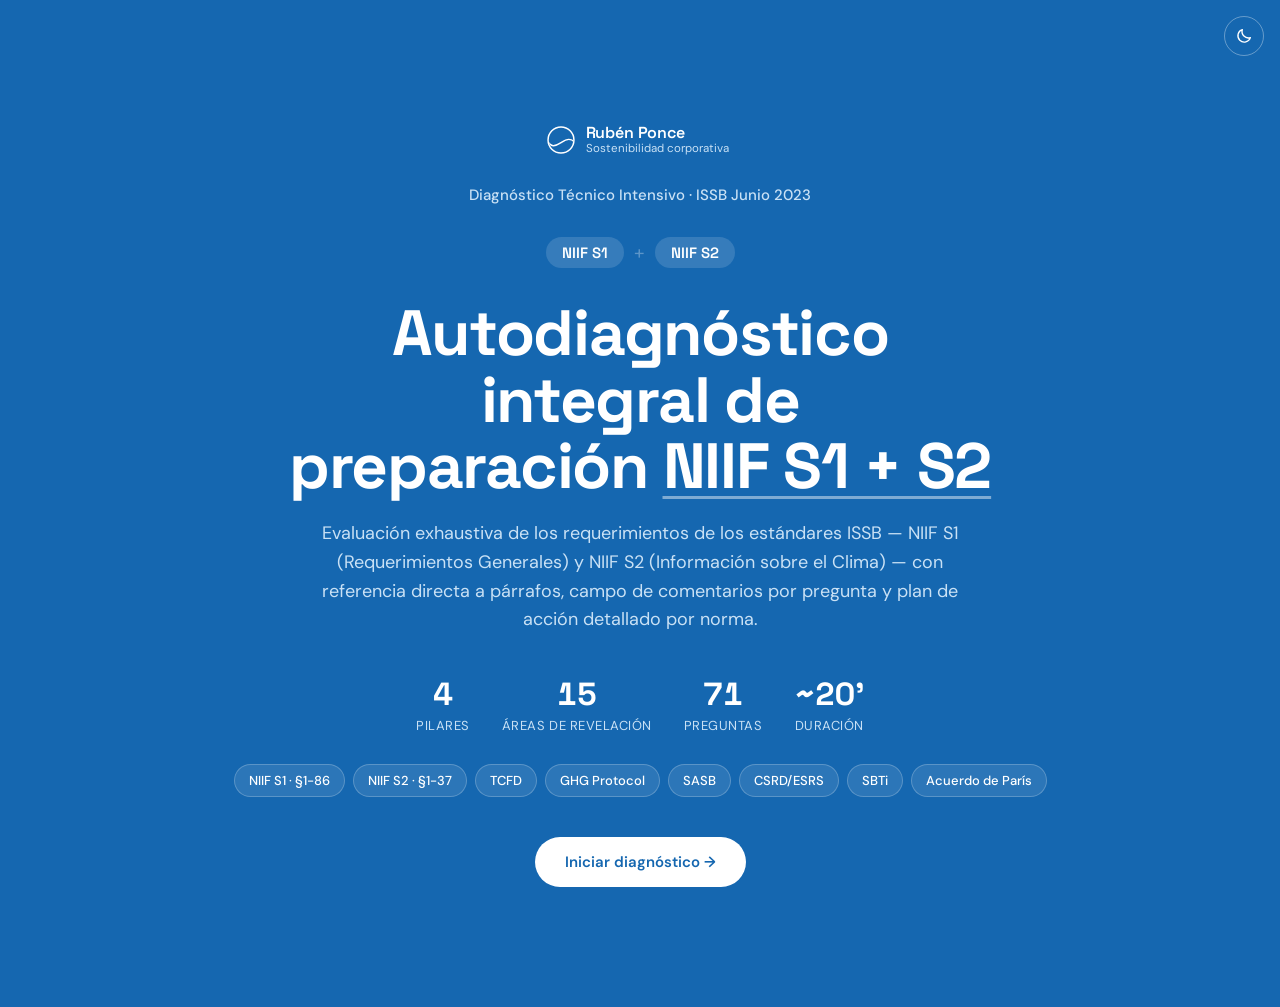
<file: archivo/diagnostico-s1-s2/index.html>
<!DOCTYPE html>
<html lang="es" data-rp-herramienta="diagnostico">
<head>
<meta charset="UTF-8">
<script src="../../assets/marca/tema.js"></script>

<meta name="viewport" content="width=device-width, initial-scale=1.0">
<meta name="robots" content="noindex, nofollow">
<title>Diagnóstico IFRS S1 + S2 · Rubén Ponce</title>
<link rel="icon" href="../../assets/marca/favicon.ico" sizes="any">
<link rel="icon" type="image/svg+xml" href="../../assets/marca/favicon.svg">
<link rel="apple-touch-icon" href="../../assets/marca/favicon-180.png">

<meta name="theme-color" content="#1567B0">
<meta name="description" content="Autodiagnóstico de madurez frente a IFRS S1 y S2: nivel por pilar, brechas y plan de acción, con la cita exacta de cada requisito.">
<meta property="og:site_name" content="Rubén Ponce">
<meta property="og:type" content="website">
<meta property="og:title" content="Diagnóstico IFRS S1 + S2 · Rubén Ponce">
<meta property="og:description" content="Evalúa tu preparación frente a IFRS S1 y S2 y recibe un plan de acción por pilar.">
<meta name="twitter:card" content="summary">
<link href="https://fonts.googleapis.com/css2?family=Space+Grotesk:wght@500;600;700&family=DM+Sans:opsz,wght@9..40,400;9..40,500;9..40,600;9..40,700&family=JetBrains+Mono:wght@400;500&display=swap" rel="stylesheet">
<style>
:root{
  --navy:#0F1B2D;--blue:#1567B0;--mid:#256FB4;--sky:#6FB2E8;
  --cream:#F1F4FA;--sand:#DFE6F0;--white:#FBFCFE;--text:#0F1B2D;--text-light:#5C6B85;
  --p1:#1567B0;--p2:#0E6A6F;--p3:#5B4B8B;--p4:#4D6B1F;
  --p1-bg:#E6F0F9;--p2-bg:#E1F0EE;--p3-bg:#EDE9F4;--p4-bg:#EEF3E4;
  --s1:#1567B0;--s2:#0E6A6F;
  --lv0:#5C6B85;--lv0-bg:#F1F4FA;
  --lv1:#256FB4;--lv1-bg:#E6F0F9;
  --lv2:#1567B0;--lv2-bg:#DCE9F6;
  --lv3:#0F4A7F;--lv3-bg:#CFE0F2;
  --lv4:#0B3A64;--lv4-bg:#BFD6EE;
}
*{margin:0;padding:0;box-sizing:border-box;}
body{font-family:'DM Sans','Segoe UI',system-ui,sans-serif;background:var(--navy);color:var(--text);min-height:100vh;}

/* ── INTRO ── */
#screen-intro{display:flex;flex-direction:column;align-items:center;justify-content:center;min-height:100vh;background:var(--navy);position:relative;overflow:hidden;padding:2rem;}
#screen-intro::before{content:'';position:absolute;inset:0;background:radial-gradient(ellipse 80% 60% at 50% 30%,rgba(21,101,192,.3) 0%,transparent 70%);pointer-events:none;}
.intro-badge{font-size:.7rem;font-weight:600;letter-spacing:.25em;text-transform:uppercase;color:var(--sky);border:1px solid rgba(79,195,247,.4);padding:.4rem 1rem;border-radius:2px;margin-bottom:2rem;opacity:0;animation:fadeUp .6s ease .2s forwards;}
.intro-logo{display:flex;gap:10px;align-items:center;margin-bottom:2rem;opacity:0;animation:fadeUp .6s ease .4s forwards;}
.norm-badge{padding:.3rem .8rem;border-radius:3px;font-family:'JetBrains Mono',monospace;font-weight:700;font-size:1.1rem;}
.norm-s1{background:var(--s1);color:white;}.norm-s2{background:var(--s2);color:white;}
.norm-sep{color:rgba(255,255,255,.3);font-size:1.2rem;}
.intro-title{font-family:'DM Sans','Segoe UI',system-ui,sans-serif;font-size:clamp(2.4rem,6.4vw,4.8rem);font-weight:600;letter-spacing:-.02em;color:var(--white);text-align:center;line-height:1.1;max-width:800px;margin-bottom:1.2rem;opacity:0;animation:fadeUp .6s ease .6s forwards;}
.intro-title em{font-style:normal;color:var(--sky);}
.intro-desc{font-size:.95rem;font-weight:300;color:rgba(250,251,255,.65);text-align:center;max-width:640px;line-height:1.7;margin-bottom:2.5rem;opacity:0;animation:fadeUp .6s ease .8s forwards;}
.intro-stats{display:flex;gap:2rem;margin-bottom:1.8rem;flex-wrap:wrap;justify-content:center;opacity:0;animation:fadeUp .6s ease 1s forwards;}
.stat{text-align:center;}
.stat-n{font-family:'DM Sans','Segoe UI',system-ui,sans-serif;font-size:2rem;font-weight:700;color:var(--sky);display:block;}
.stat-label{font-size:.68rem;font-weight:400;letter-spacing:.08em;color:rgba(250,251,255,.45);text-transform:uppercase;}
.intro-frameworks{display:flex;gap:.5rem;flex-wrap:wrap;justify-content:center;margin-bottom:2.5rem;opacity:0;animation:fadeUp .6s ease 1.1s forwards;}
.fw-tag{font-size:.68rem;font-weight:600;letter-spacing:.08em;padding:.28rem .65rem;border-radius:2px;border:1px solid;color:rgba(250,251,255,.7);}
.fw-s1{background:rgba(21,101,192,.2);border-color:rgba(21,101,192,.4);}
.fw-s2{background:rgba(0,121,107,.2);border-color:rgba(0,121,107,.4);}
.fw-other{background:rgba(255,255,255,.06);border-color:rgba(255,255,255,.15);}
.btn-start{background:var(--sky);color:var(--navy);border:none;padding:1rem 3rem;font-family:'DM Sans','Segoe UI',system-ui,sans-serif;font-size:.9rem;font-weight:700;letter-spacing:.12em;text-transform:uppercase;cursor:pointer;border-radius:3px;transition:all .2s ease;opacity:0;animation:fadeUp .6s ease 1.2s forwards;}
.btn-start:hover{background:#6FB2E8;transform:translateY(-2px);box-shadow:0 8px 24px rgba(79,195,247,.4);}

/* ── REGISTRO ── */
#screen-register{display:none;min-height:100vh;background:var(--navy);align-items:center;justify-content:center;padding:2rem;position:relative;}
#screen-register::before{content:'';position:absolute;inset:0;background:radial-gradient(ellipse 80% 60% at 50% 50%,rgba(21,101,192,.2) 0%,transparent 70%);pointer-events:none;}
.register-card{background:var(--white);border-radius:12px;padding:3rem;width:100%;max-width:540px;position:relative;z-index:1;box-shadow:0 24px 80px rgba(0,0,0,.45);}
.register-header{text-align:center;margin-bottom:2rem;}
.reg-logos{display:flex;gap:8px;justify-content:center;margin-bottom:1rem;}
.reg-badge{padding:.2rem .6rem;border-radius:2px;font-family:'JetBrains Mono',monospace;font-weight:700;font-size:.8rem;}
.reg-s1{background:var(--s1);color:white;}.reg-s2{background:var(--s2);color:white;}
.register-header h2{font-family:'DM Sans','Segoe UI',system-ui,sans-serif;font-size:1.8rem;font-weight:700;color:var(--text);margin-bottom:.5rem;}
.register-header p{font-size:.85rem;color:var(--text-light);line-height:1.5;}
.form-row{display:grid;grid-template-columns:1fr 1fr;gap:1rem;}
.form-group{margin-bottom:1.1rem;}
.form-group label{display:block;font-size:.73rem;font-weight:600;letter-spacing:.07em;text-transform:uppercase;color:var(--text-light);margin-bottom:.35rem;}
.form-group input,.form-group select,.form-group textarea{width:100%;padding:.75rem .9rem;border:1.5px solid var(--sand);border-radius:4px;font-family:'DM Sans','Segoe UI',system-ui,sans-serif;font-size:.88rem;color:var(--text);background:var(--cream);transition:border-color .15s;outline:none;appearance:none;-webkit-appearance:none;resize:vertical;}
.form-group input:focus,.form-group select:focus,.form-group textarea:focus{border-color:var(--blue);background:var(--white);}
.form-group input::placeholder,.form-group textarea::placeholder{color:rgba(74,85,104,.4);}
.register-privacy{display:flex;align-items:flex-start;gap:.6rem;margin:1.2rem 0;font-size:.77rem;color:var(--text-light);line-height:1.5;}
.register-privacy input[type=checkbox]{width:16px;height:16px;flex-shrink:0;margin-top:2px;accent-color:var(--blue);cursor:pointer;}
.btn-register{width:100%;background:var(--blue);color:white;border:none;padding:.95rem;border-radius:4px;font-family:'DM Sans','Segoe UI',system-ui,sans-serif;font-size:.88rem;font-weight:600;letter-spacing:.08em;text-transform:uppercase;cursor:pointer;transition:all .2s;}
.btn-register:hover{background:var(--mid);transform:translateY(-1px);}
.btn-register:disabled{background:var(--sand);color:var(--text-light);cursor:not-allowed;transform:none;}
.reg-msg{display:none;border-radius:4px;padding:.7rem 1rem;font-size:.82rem;margin-top:.8rem;text-align:center;}
.reg-error{background:#F1F4FA;border:1px solid #FBE9E7;color:#5C6B85;}
.reg-ok{background:#E6F0F9;border:1px solid var(--blue);color:var(--blue);}
.sending-overlay{display:none;position:fixed;inset:0;background:rgba(10,37,64,.92);z-index:999;align-items:center;justify-content:center;flex-direction:column;gap:1rem;}
.sending-overlay.active{display:flex;}
.spinner{width:40px;height:40px;border:3px solid rgba(79,195,247,.3);border-top-color:var(--sky);border-radius:50%;animation:spin .8s linear infinite;}
.sending-text{color:var(--white);font-size:.9rem;text-align:center;max-width:280px;}

/* ── QUIZ ── */
#screen-quiz{display:none;background:var(--cream);min-height:100vh;}
.quiz-header{background:var(--navy);padding:.9rem 1.5rem;display:flex;align-items:center;justify-content:space-between;position:sticky;top:0;z-index:100;gap:1rem;}
.header-brand{display:flex;align-items:center;gap:8px;color:var(--white);font-family:'DM Sans','Segoe UI',system-ui,sans-serif;font-size:1rem;font-weight:600;flex-shrink:0;}
.header-badges{display:flex;gap:3px;}
.hbadge{font-family:'JetBrains Mono',monospace;font-size:.55rem;font-weight:700;padding:.15rem .35rem;border-radius:2px;}
.hb-s1{background:var(--s1);color:white;}.hb-s2{background:var(--s2);color:white;}
.progress-wrap{flex:1;max-width:380px;}
.progress-label{display:flex;justify-content:space-between;font-size:.68rem;color:rgba(250,251,255,.55);margin-bottom:5px;}
.progress-bar{height:4px;background:rgba(255,255,255,.1);border-radius:2px;overflow:hidden;}
.progress-fill{height:100%;background:var(--sky);border-radius:2px;transition:width .4s ease;width:0%;}
.header-counter{font-size:.72rem;color:rgba(250,251,255,.5);white-space:nowrap;}
.pillar-nav{background:var(--white);border-bottom:1px solid var(--sand);padding:0 1.5rem;display:flex;overflow-x:auto;}
.pillar-tab{padding:.9rem 1.2rem;font-size:.72rem;font-weight:600;letter-spacing:.06em;text-transform:uppercase;color:var(--text-light);cursor:pointer;border-bottom:2px solid transparent;white-space:nowrap;transition:all .2s;display:flex;align-items:center;gap:.4rem;}
.pillar-tab:hover{color:var(--blue);}
.pillar-tab.active{color:var(--blue);border-bottom-color:var(--blue);}
.tab-done{width:14px;height:14px;background:var(--blue);border-radius:50%;display:none;align-items:center;justify-content:center;font-size:.55rem;color:white;flex-shrink:0;}
.pillar-tab.done .tab-done{display:flex;}
.quiz-content{max-width:900px;margin:0 auto;padding:2rem 1.5rem 6rem;}
.pillar-section{display:none;}.pillar-section.active{display:block;}
.pillar-header{display:flex;align-items:flex-start;gap:1.2rem;margin-bottom:2rem;padding:1.75rem;border-radius:8px;}
.pillar-header.p1{background:var(--p1-bg);}.pillar-header.p2{background:var(--p2-bg);}
.pillar-header.p3{background:var(--p3-bg);}.pillar-header.p4{background:var(--p4-bg);}
.pillar-icon{font-size:2.2rem;flex-shrink:0;line-height:1;}
.pillar-info h2{font-family:'DM Sans','Segoe UI',system-ui,sans-serif;font-size:1.6rem;font-weight:700;margin-bottom:.3rem;}
.pillar-header.p1 .pillar-info h2{color:var(--p1);}
.pillar-header.p2 .pillar-info h2{color:var(--p2);}
.pillar-header.p3 .pillar-info h2{color:var(--p3);}
.pillar-header.p4 .pillar-info h2{color:var(--p4);}
.pillar-info p{font-size:.84rem;color:var(--text-light);line-height:1.6;margin-bottom:.6rem;}
.pillar-meta{display:flex;gap:.4rem;flex-wrap:wrap;}
.pillar-tag{font-size:.63rem;font-weight:600;letter-spacing:.05em;padding:.2rem .55rem;border-radius:2px;background:rgba(255,255,255,.7);}
.norm-ref-tag{font-size:.63rem;font-weight:700;padding:.18rem .5rem;border-radius:2px;}
.nr-s1{background:rgba(21,101,192,.15);color:var(--s1);}
.nr-s2{background:rgba(0,121,107,.15);color:var(--s2);}
.nr-both{background:rgba(106,27,154,.12);color:var(--p3);}

/* ── ÁREA DE REVELACIÓN (antes "divulgación recomendada") ── */
.revelation-area{background:var(--white);border-radius:8px;margin-bottom:1.25rem;overflow:hidden;border:1px solid var(--sand);}
.revelation-label{padding:1rem 1.25rem;display:flex;align-items:flex-start;gap:.9rem;border-bottom:1px solid var(--sand);background:rgba(245,247,251,.6);}
.disc-badge{min-width:32px;height:32px;border-radius:50%;display:flex;align-items:center;justify-content:center;font-size:.72rem;font-weight:700;flex-shrink:0;color:white;margin-top:2px;}
.disc-info{flex:1;}
.area-label-chip{font-size:.6rem;font-weight:700;letter-spacing:.1em;text-transform:uppercase;padding:.15rem .5rem;border-radius:2px;background:rgba(10,37,64,.08);color:var(--text-light);margin-bottom:.3rem;display:inline-block;}
.disc-title{font-size:.86rem;font-weight:600;color:var(--text);line-height:1.4;margin-bottom:.2rem;}
.disc-ref{font-size:.7rem;color:var(--text-light);}

.question-block{padding:1.25rem 1.25rem 0 1.5rem;border-bottom:1px solid var(--sand);}
.question-block:last-child{border-bottom:none;}
.q-header{display:flex;gap:.75rem;align-items:flex-start;margin-bottom:.9rem;}
.q-code-block{display:flex;flex-direction:column;align-items:center;gap:4px;flex-shrink:0;}
.q-code{font-family:'JetBrains Mono',monospace;font-size:.62rem;font-weight:600;padding:.25rem .5rem;border-radius:4px;border:1px solid;white-space:nowrap;}
.code-p1{background:var(--p1-bg);color:var(--p1);border-color:rgba(21,101,192,.25);}
.code-p2{background:var(--p2-bg);color:var(--p2);border-color:rgba(0,121,107,.25);}
.code-p3{background:var(--p3-bg);color:var(--p3);border-color:rgba(106,27,154,.25);}
.code-p4{background:var(--p4-bg);color:var(--p4);border-color:rgba(77,107,31,.25);}
.q-seq{font-size:.58rem;color:var(--text-light);font-family:'JetBrains Mono',monospace;}
.q-body{flex:1;}
.question-text{font-size:.88rem;color:var(--text);line-height:1.6;margin-bottom:.3rem;}
.q-ref{font-size:.67rem;color:var(--text-light);font-style:italic;display:flex;align-items:center;gap:.3rem;flex-wrap:wrap;}
.q-ref-tag{background:var(--sand);padding:.08rem .4rem;border-radius:2px;font-style:normal;font-weight:600;font-size:.6rem;letter-spacing:.04em;color:#33415C;}
.options{display:flex;gap:.6rem;flex-wrap:wrap;padding-left:56px;margin-bottom:.7rem;}
.option-btn{padding:.5rem .95rem;border-radius:4px;border:1.5px solid var(--sand);background:var(--cream);font-family:'DM Sans','Segoe UI',system-ui,sans-serif;font-size:.78rem;font-weight:500;cursor:pointer;transition:all .15s;color:var(--text-light);}
.option-btn:hover{border-color:var(--blue);color:var(--blue);background:#E6F0F9;}
.option-btn.selected.opt-0{border-color:#B3261E;background:#F1F4FA;color:#5C6B85;}
.option-btn.selected.opt-1{border-color:#4D6B1F;background:#E6F0F9;color:#256FB4;}
.option-btn.selected.opt-2{border-color:#A15C00;background:#DCE9F6;color:#1567B0;}
.option-btn.selected.opt-3{border-color:#146B41;background:#E4F3EB;color:#0F4A7F;}

/* ── CAMPO DE COMENTARIOS ── */
.comment-wrap{padding:0 1.25rem 1rem 58px;}
.comment-toggle{background:none;border:none;font-family:'DM Sans','Segoe UI',system-ui,sans-serif;font-size:.72rem;color:var(--text-light);cursor:pointer;padding:.2rem 0;display:flex;align-items:center;gap:.3rem;opacity:.7;transition:opacity .15s;}
.comment-toggle:hover{opacity:1;color:var(--blue);}
.comment-toggle.has-text{color:var(--blue);opacity:1;}
.comment-box{display:none;margin-top:.4rem;}
.comment-box.open{display:block;}
.comment-box textarea{width:100%;padding:.6rem .8rem;border:1.5px solid var(--sand);border-radius:4px;font-family:'DM Sans','Segoe UI',system-ui,sans-serif;font-size:.8rem;color:var(--text);background:var(--cream);resize:vertical;min-height:56px;outline:none;transition:border-color .15s;line-height:1.5;}
.comment-box textarea:focus{border-color:var(--blue);background:var(--white);}
.comment-box textarea::placeholder{color:rgba(74,85,104,.35);font-style:italic;}
.comment-char{font-size:.65rem;color:var(--text-light);margin-top:.2rem;text-align:right;}

.quiz-nav{position:fixed;bottom:0;left:0;right:0;background:var(--white);border-top:1px solid var(--sand);padding:.85rem 1.5rem;display:flex;justify-content:space-between;align-items:center;z-index:50;}
.btn-nav{padding:.7rem 1.75rem;border-radius:4px;font-family:'DM Sans','Segoe UI',system-ui,sans-serif;font-size:.82rem;font-weight:600;cursor:pointer;transition:all .2s;letter-spacing:.05em;}
.btn-prev{background:transparent;border:1.5px solid var(--sand);color:var(--text-light);}
.btn-prev:hover{border-color:#5C6B85;color:#5C6B85;}
.btn-next{background:var(--blue);border:none;color:white;}
.btn-next:hover{background:var(--mid);transform:translateY(-1px);}
.btn-next:disabled{background:var(--sand);color:var(--text-light);cursor:not-allowed;transform:none;}
.nav-hint{font-size:.75rem;color:var(--text-light);text-align:center;}

/* ── RESULTADOS ── */
#screen-results{display:none;background:var(--cream);min-height:100vh;}
.results-hero{background:var(--navy);padding:3.5rem 2rem 2.5rem;text-align:center;position:relative;overflow:hidden;}
.results-hero::before{content:'';position:absolute;inset:0;background:radial-gradient(ellipse at 50% 100%,rgba(21,101,192,.35) 0%,transparent 60%);}
.results-hero-content{position:relative;z-index:1;}
.user-chip{display:inline-flex;align-items:center;gap:.5rem;background:rgba(79,195,247,.12);border:1px solid rgba(79,195,247,.25);border-radius:20px;padding:.3rem .9rem;margin-bottom:1.2rem;font-size:.78rem;color:rgba(250,251,255,.75);}
.user-chip strong{color:var(--sky);}
.results-badge{display:inline-block;font-size:.68rem;font-weight:600;letter-spacing:.2em;text-transform:uppercase;color:var(--sky);border:1px solid rgba(79,195,247,.3);padding:.3rem .85rem;border-radius:2px;margin-bottom:1.2rem;}
.results-title{font-family:'DM Sans','Segoe UI',system-ui,sans-serif;font-size:clamp(1.8rem,4.5vw,3.2rem);font-weight:600;color:var(--white);margin-bottom:.6rem;}
.results-level{font-size:1rem;font-weight:300;color:var(--sky);margin-bottom:.8rem;}
.results-score-big{font-family:'DM Sans','Segoe UI',system-ui,sans-serif;font-size:4.5rem;font-weight:700;color:var(--sky);line-height:1;}
.results-score-label{font-size:.75rem;color:rgba(250,251,255,.45);letter-spacing:.1em;text-transform:uppercase;margin-top:.2rem;margin-bottom:1rem;}
.results-content{max-width:940px;margin:0 auto;padding:2.5rem 1.5rem 4rem;}
.section-title{font-family:'DM Sans','Segoe UI',system-ui,sans-serif;font-size:1.5rem;font-weight:600;color:var(--text);margin-bottom:1.2rem;margin-top:2rem;padding-bottom:.5rem;border-bottom:1px solid var(--sand);}

.results-grid{display:grid;grid-template-columns:repeat(auto-fit,minmax(200px,1fr));gap:1rem;margin-bottom:1.5rem;}
.pillar-card{background:var(--white);border-radius:8px;padding:1.4rem;border:1px solid var(--sand);text-align:center;position:relative;overflow:hidden;}
.pillar-card::before{content:'';position:absolute;top:0;left:0;right:0;height:4px;}
.pillar-card.p1::before{background:var(--p1);}.pillar-card.p2::before{background:var(--p2);}
.pillar-card.p3::before{background:var(--p3);}.pillar-card.p4::before{background:var(--p4);}
.pillar-card-icon{font-size:1.8rem;margin-bottom:.6rem;display:block;}
.pillar-card-name{font-size:.72rem;font-weight:600;text-transform:uppercase;letter-spacing:.08em;color:var(--text-light);margin-bottom:.6rem;}
.pillar-card-score{font-family:'DM Sans','Segoe UI',system-ui,sans-serif;font-size:2.6rem;font-weight:700;line-height:1;margin-bottom:.3rem;}
.p1 .pillar-card-score{color:var(--p1);}.p2 .pillar-card-score{color:var(--p2);}
.p3 .pillar-card-score{color:var(--p3);}.p4 .pillar-card-score{color:var(--p4);}
.pillar-card-lv{font-size:.7rem;color:var(--text-light);margin-bottom:.5rem;}
.pillar-card-bar{height:5px;background:var(--sand);border-radius:3px;overflow:hidden;}
.pillar-card-fill{height:100%;border-radius:3px;}
.p1 .pillar-card-fill{background:var(--p1);}.p2 .pillar-card-fill{background:var(--p2);}
.p3 .pillar-card-fill{background:var(--p3);}.p4 .pillar-card-fill{background:var(--p4);}

.norm-split{background:var(--white);border-radius:8px;border:1px solid var(--sand);margin-bottom:1.5rem;overflow:hidden;}
.norm-split-header{padding:1rem 1.4rem;border-bottom:1px solid var(--sand);display:flex;align-items:center;gap:.7rem;}
.norm-split-grid{display:grid;grid-template-columns:1fr 1fr;gap:1px;background:var(--sand);}
.norm-split-col{background:var(--white);padding:1.2rem 1.4rem;}
.nsc-label{display:flex;align-items:center;gap:.5rem;margin-bottom:.8rem;}
.nsc-score{font-family:'DM Sans','Segoe UI',system-ui,sans-serif;font-size:2rem;font-weight:700;}
.nsc-s1{color:var(--s1);}.nsc-s2{color:var(--s2);}
.nsc-bar{height:6px;background:var(--sand);border-radius:3px;overflow:hidden;margin-top:.5rem;}
.nsc-fill-s1{height:100%;border-radius:3px;background:var(--s1);}
.nsc-fill-s2{height:100%;border-radius:3px;background:var(--s2);}

.heatmap-section{background:var(--white);border-radius:8px;border:1px solid var(--sand);margin-bottom:1.5rem;overflow:hidden;}
.heatmap-header{padding:1.1rem 1.4rem;border-bottom:1px solid var(--sand);display:flex;align-items:center;gap:.7rem;}
.heatmap-grid{padding:1.2rem 1.4rem;display:grid;grid-template-columns:repeat(auto-fill,minmax(270px,1fr));gap:.6rem;}
.hm-cell{border-radius:6px;padding:.8rem 1rem;display:flex;align-items:center;gap:.7rem;border:1px solid transparent;}
.hm-cell.lvl-0{background:var(--lv0-bg);border-color:#FBE9E740;}
.hm-cell.lvl-1{background:var(--lv1-bg);border-color:#FCF1E040;}
.hm-cell.lvl-2{background:var(--lv2-bg);border-color:#A15C0040;}
.hm-cell.lvl-3{background:var(--lv3-bg);border-color:#E4F3EB40;}
.hm-badge{width:32px;height:32px;border-radius:50%;display:flex;align-items:center;justify-content:center;font-size:.65rem;font-weight:700;color:white;flex-shrink:0;}
.hm-code{font-family:'JetBrains Mono',monospace;font-size:.58rem;font-weight:600;display:block;margin-top:3px;opacity:.7;}
.hm-info{flex:1;min-width:0;}
.hm-disc{font-size:.68rem;font-weight:700;letter-spacing:.04em;text-transform:uppercase;margin-bottom:.1rem;}
.hm-text{font-size:.72rem;color:var(--text-light);line-height:1.3;overflow:hidden;text-overflow:ellipsis;white-space:nowrap;}
.hm-pct{font-size:1.1rem;font-weight:700;font-family:'DM Sans','Segoe UI',system-ui,sans-serif;flex-shrink:0;}
.lvl-0 .hm-pct{color:var(--lv0);}.lvl-1 .hm-pct{color:var(--lv1);}
.lvl-2 .hm-pct{color:var(--lv2);}.lvl-3 .hm-pct{color:var(--lv3);}

.detail-section{background:var(--white);border-radius:8px;border:1px solid var(--sand);margin-bottom:1rem;overflow:hidden;}
.detail-header{padding:1rem 1.4rem;border-bottom:1px solid var(--sand);display:flex;align-items:center;gap:.7rem;cursor:pointer;user-select:none;transition:background .15s;}
.detail-header:hover{background:var(--cream);}
.detail-toggle{margin-left:auto;font-size:.75rem;color:var(--text-light);transition:transform .2s;}
.detail-header.open .detail-toggle{transform:rotate(180deg);}
.detail-body{display:none;}
.detail-header.open+.detail-body{display:block;}
.detail-row{padding:.85rem 1.4rem;display:flex;align-items:flex-start;gap:.8rem;border-bottom:1px solid var(--sand);}
.detail-row:last-child{border-bottom:none;}
.detail-code{font-family:'JetBrains Mono',monospace;font-size:.6rem;font-weight:600;padding:.2rem .4rem;border-radius:3px;border:1px solid;white-space:nowrap;flex-shrink:0;margin-top:2px;}
.detail-q{flex:1;}
.detail-qtext{font-size:.82rem;color:var(--text);line-height:1.4;margin-bottom:.2rem;}
.detail-qref{font-size:.64rem;color:var(--text-light);font-style:italic;}
.detail-comment{font-size:.75rem;color:var(--blue);margin-top:.3rem;font-style:italic;background:var(--p1-bg);padding:.3rem .6rem;border-radius:3px;border-left:2px solid var(--blue);}
.detail-ans{flex-shrink:0;text-align:right;min-width:90px;}
.ans-chip{font-size:.7rem;font-weight:600;padding:.22rem .55rem;border-radius:3px;white-space:nowrap;display:block;margin-bottom:.3rem;}
.ans-0{background:var(--lv0-bg);color:var(--lv0);}
.ans-1{background:var(--lv1-bg);color:var(--lv1);}
.ans-2{background:var(--lv2-bg);color:var(--lv2);}
.ans-3{background:var(--lv3-bg);color:var(--lv3);}
.detail-bar{width:60px;height:4px;background:var(--sand);border-radius:2px;overflow:hidden;margin-left:auto;}
.detail-fill{height:100%;border-radius:2px;}

/* ═══ TABLA ÍNDICE ═══ */
.index-section{background:var(--white);border-radius:8px;border:1px solid var(--sand);margin-bottom:1.5rem;overflow:hidden;}
.index-header{padding:1.2rem 1.5rem;border-bottom:1px solid var(--sand);background:var(--navy);}
.index-header h3{font-family:'DM Sans','Segoe UI',system-ui,sans-serif;font-size:1.2rem;color:var(--white);}
.index-header p{font-size:.75rem;color:rgba(250,251,255,.55);margin-top:.2rem;}
.index-legend{padding:.75rem 1.5rem;border-bottom:1px solid var(--sand);display:flex;gap:1.5rem;flex-wrap:wrap;background:rgba(245,247,251,.5);}
.legend-item{display:flex;align-items:center;gap:.4rem;font-size:.72rem;color:var(--text-light);}
.legend-dot{width:10px;height:10px;border-radius:2px;flex-shrink:0;}
.index-table{width:100%;border-collapse:collapse;font-size:.78rem;}
.index-table th{background:var(--navy);color:rgba(250,251,255,.85);font-weight:600;font-size:.62rem;letter-spacing:.08em;text-transform:uppercase;padding:.65rem 1rem;text-align:left;border-right:1px solid rgba(255,255,255,.08);}
.index-table th:last-child{border-right:none;}
.index-table td{padding:.6rem 1rem;border-bottom:1px solid var(--sand);border-right:1px solid var(--sand);vertical-align:middle;line-height:1.35;}
.index-table td:last-child{border-right:none;}
.index-table tr:last-child td{border-bottom:none;}
.index-table tr:hover td{background:var(--cream);}
.idx-code{font-family:'JetBrains Mono',monospace;font-weight:600;font-size:.67rem;padding:.2rem .45rem;border-radius:3px;border:1px solid;white-space:nowrap;}
.idx-pillar-band{width:5px;min-width:5px;padding:0!important;}
.idx-qtext{color:var(--text);font-size:.78rem;line-height:1.4;}
.idx-comment{font-size:.7rem;color:var(--blue);font-style:italic;margin-top:.2rem;}
.idx-ref{color:var(--text-light);font-size:.68rem;font-style:italic;}
.idx-score{text-align:center;font-weight:700;font-family:'DM Sans','Segoe UI',system-ui,sans-serif;font-size:1rem;}
.idx-bar{height:5px;background:var(--sand);border-radius:2px;overflow:hidden;margin-top:3px;}
.idx-bar-fill{height:100%;border-radius:2px;}
.idx-group-header td{background:var(--navy);color:var(--sky);font-family:'JetBrains Mono',monospace;font-size:.65rem;font-weight:700;letter-spacing:.1em;padding:.5rem 1rem;}
.idx-disc-header td{font-size:.72rem;font-weight:600;letter-spacing:.05em;padding:.5rem 1rem;border-bottom:1px solid var(--sand);}

/* ═══ PLAN DE ACCIÓN DOBLE ═══ */
.action-plan-grid{display:grid;grid-template-columns:1fr 1fr;gap:1.5rem;margin-bottom:1.5rem;}
@media(max-width:700px){.action-plan-grid{grid-template-columns:1fr;}}
.action-plan-col{background:var(--white);border-radius:8px;border:1px solid var(--sand);overflow:hidden;}
.plan-header{padding:1.1rem 1.4rem;display:flex;align-items:center;gap:.7rem;border-bottom:1px solid var(--sand);}
.plan-header-s1{background:rgba(21,101,192,.07);}
.plan-header-s2{background:rgba(0,121,107,.07);}
.plan-score{font-family:'DM Sans','Segoe UI',system-ui,sans-serif;font-size:1.8rem;font-weight:700;margin-left:auto;flex-shrink:0;}
.plan-score-s1{color:var(--s1);}.plan-score-s2{color:var(--s2);}
.plan-items{padding:0;}
.plan-item{padding:1rem 1.4rem;border-bottom:1px solid var(--sand);display:flex;gap:.8rem;align-items:flex-start;}
.plan-item:last-child{border-bottom:none;}
.plan-item-icon{width:28px;height:28px;border-radius:50%;display:flex;align-items:center;justify-content:center;font-size:.7rem;font-weight:700;color:white;flex-shrink:0;margin-top:1px;}
.pi-urgent{background:#5C6B85;}
.pi-high{background:#A15C00;}
.pi-medium{background:#1567B0;}
.pi-low{background:#146B41;}
.plan-item-body h4{font-size:.84rem;font-weight:600;margin-bottom:.2rem;color:var(--text);}
.plan-item-body p{font-size:.78rem;color:var(--text-light);line-height:1.55;}
.plan-item-body .para-refs{margin-top:.35rem;display:flex;flex-wrap:wrap;gap:.3rem;}
.para-ref{font-family:'JetBrains Mono',monospace;font-size:.6rem;font-weight:600;padding:.1rem .4rem;border-radius:3px;}
.pref-s1{background:var(--p1-bg);color:var(--s1);}
.pref-s2{background:var(--p2-bg);color:var(--s2);}
.plan-empty{padding:2rem 1.4rem;text-align:center;color:var(--lv3);font-size:.88rem;}

.results-actions{display:flex;gap:1rem;flex-wrap:wrap;margin-top:2rem;}
.btn-action{padding:.8rem 1.75rem;border-radius:4px;font-family:'DM Sans','Segoe UI',system-ui,sans-serif;font-size:.82rem;font-weight:600;cursor:pointer;transition:all .2s;letter-spacing:.05em;text-decoration:none;display:inline-flex;align-items:center;gap:.5rem;border:none;}
.btn-primary{background:var(--blue);color:white;}.btn-primary:hover{background:var(--mid);}
.btn-secondary{background:transparent;border:1.5px solid var(--blue)!important;color:var(--blue);}.btn-secondary:hover{background:var(--p1-bg);}

.nivel-tag{display:inline-block;padding:.28rem .8rem;border-radius:3px;font-size:.72rem;font-weight:600;text-transform:uppercase;letter-spacing:.07em;}
.nivel-0{background:var(--lv0-bg);color:var(--lv0);}
.nivel-1{background:var(--lv1-bg);color:var(--lv1);}
.nivel-2{background:var(--lv2-bg);color:var(--lv2);}
.nivel-3{background:var(--lv3-bg);color:var(--lv3);}
.nivel-4{background:var(--lv4-bg);color:var(--lv4);}

/* Info box Google Sheets */
.sheets-info{background:var(--p2-bg);border:1px solid rgba(0,121,107,.3);border-radius:6px;padding:1rem 1.2rem;margin-bottom:1.5rem;font-size:.82rem;color:var(--s2);line-height:1.6;}
.sheets-info strong{display:block;margin-bottom:.3rem;}

@keyframes fadeUp{from{opacity:0;transform:translateY(16px);}to{opacity:1;transform:translateY(0);}}
@keyframes spin{to{transform:rotate(360deg);}}
@media print{.quiz-nav,.results-actions,.pillar-nav,.quiz-header,.sheets-info{display:none!important;}#screen-results{display:block!important;}.detail-body{display:block!important;}body{background:white;}.results-hero{-webkit-print-color-adjust:exact;print-color-adjust:exact;}.action-plan-grid{grid-template-columns:1fr 1fr!important;}}
@media(max-width:640px){.intro-stats{gap:1.2rem;}.form-row{grid-template-columns:1fr;}.quiz-header{flex-wrap:wrap;}.progress-wrap{order:3;width:100%;}.options{flex-direction:column;padding-left:0;}.option-btn{width:100%;}.comment-wrap{padding:0 1rem .8rem 1rem;}.heatmap-grid{grid-template-columns:1fr;}.norm-split-grid{grid-template-columns:1fr;}}

  /* ══════════════════════════════════════════════════════════════════════
     REDISEÑO · marca Rubén Ponce v1.1
     El problema que resuelve: había tarjetas claras flotando sobre un fondo
     oscuro, sin relación entre sí. Ahora hay un solo suelo —papel— y el azul
     profundo se reserva para las bandas de cabecera, que sí son deliberadas.
     No altera preguntas, cálculos ni datos.
     ══════════════════════════════════════════════════════════════════════ */

  :root{
    --papel:#FBFCFE;
    --papel-alt:#F1F4FA;
    --tinta:#0F1B2D;
    --tinta-media:#5C6B85;
    --linea:#DFE6F0;
    --azul:#1567B0;
    --azul-hondo:#0F4A7F;
    --azul-aire:#E6F0F9;
    --sombra:0 1px 2px rgba(15,27,45,.06);
    --sombra-m:0 4px 16px rgba(15,27,45,.08);
  }

  body{background:var(--papel-alt); color:var(--tinta);}

  /* ── Portada ─────────────────────────────────────────────────────────── */
  #screen-intro{
    background:
      radial-gradient(ellipse 900px 520px at 50% -8%, var(--azul-aire), transparent 62%),
      var(--papel);
    padding:3rem 1.5rem;
  }
  .intro-badge{
    color:var(--azul-hondo);
    background:var(--azul-aire);
    border:1px solid #BFD6EE;
    border-radius:999px;
    padding:.45rem 1rem;
  }
  .intro-title{
    color:var(--tinta); letter-spacing:-.02em;
    max-width:18ch; text-wrap:balance; margin-left:auto; margin-right:auto;
  }
  .intro-title em{color:var(--azul); font-style:normal;}
  .intro-desc{color:var(--tinta-media); font-weight:400;}
  .intro-stats .stat-n{color:var(--azul-hondo); font-variant-numeric:tabular-nums;}
  .intro-stats .stat-label{color:var(--tinta-media);}
  .intro-frameworks .fw-tag{
    background:#FFFFFF; color:var(--tinta-media);
    border:1px solid var(--linea); border-radius:999px;
  }
  .intro-frameworks .fw-s1, .intro-frameworks .fw-s2{
    background:var(--azul-aire); color:var(--azul-hondo); border-color:#BFD6EE;
  }
  .btn-start{
    background:var(--azul); color:#FFFFFF;
    border-radius:999px; padding:.95rem 2.6rem;
    box-shadow:var(--sombra-m);
    transition:background .18s ease, transform .18s ease;
  }
  .btn-start:hover{background:var(--azul-hondo); transform:translateY(-1px);}

  /* ── Registro ────────────────────────────────────────────────────────── */
  #screen-register{
    background:
      radial-gradient(ellipse 900px 520px at 50% -8%, var(--azul-aire), transparent 62%),
      var(--papel);
  }
  .register-card{
    background:#FFFFFF;
    border:1px solid var(--linea);
    border-radius:18px;
    padding:2.4rem 2.2rem;
    box-shadow:var(--sombra-m);
    max-width:560px;
  }
  .register-card .form-group input,
  .register-card .form-group select{
    border-radius:8px; padding:.7rem .85rem; font-size:.9rem;
    border:1px solid #C3D0E2; background:#FFFFFF;
  }
  .register-card .form-group input:focus,
  .register-card .form-group select:focus{
    border-color:var(--azul); box-shadow:0 0 0 3px rgba(21,103,176,.12);
  }
  .register-card .form-group label{color:var(--tinta-media);}
  .btn-register{border-radius:999px; padding:.9rem; font-size:.85rem;}

  /* ── Bandas de cabecera: azul profundo, deliberado ──────────────────── */
  .quiz-header{
    background:var(--azul-hondo);
    border-bottom:1px solid rgba(255,255,255,.14);
    padding:.85rem 1.5rem;
  }
  .results-hero{background:var(--azul-hondo);}
  .index-header{background:var(--azul-hondo);}
  .index-table th{background:var(--azul-hondo);}

  /* ── Cuerpo del cuestionario ─────────────────────────────────────────── */
  #screen-quiz{background:var(--papel-alt);}
  .pillar-nav{
    background:#FFFFFF;
    border-bottom:1px solid var(--linea);
    position:sticky; top:56px; z-index:90;
  }
  .revelation-area,
  .pillar-card,
  .norm-split,
  .heatmap-section,
  .detail-section,
  .index-section,
  .action-plan-col{
    border:1px solid var(--linea);
    border-radius:14px;
    box-shadow:var(--sombra);
  }
  .quiz-nav{
    background:rgba(255,255,255,.94);
    -webkit-backdrop-filter:blur(12px); backdrop-filter:blur(12px);
    border-top:1px solid var(--linea);
  }
  .btn-next, .btn-primary{border-radius:999px; padding-left:1.6rem; padding-right:1.6rem;}
  .btn-next:hover, .btn-primary:hover{background:var(--azul-hondo);}

  /* ── Foco visible en todo lo interactivo ─────────────────────────────── */
  a:focus-visible, button:focus-visible, input:focus-visible,
  select:focus-visible, textarea:focus-visible, summary:focus-visible{
    outline:2px solid var(--azul); outline-offset:3px; border-radius:8px;
  }

  @media (prefers-reduced-motion:reduce){
    *{animation:none !important; transition:none !important;}
  }


  /* ── Bloque de marca: isotipo + nombre, enlazado al inicio ───────────── */
  .rp-home{
    display:inline-flex; align-items:center; gap:10px;
    text-decoration:none; color:inherit; flex:none;
    border-radius:999px; padding:4px 6px 4px 4px; margin-left:-4px;
    transition:background .18s ease, opacity .18s ease;
  }
  .rp-home:hover{opacity:.82;}
  .rp-home .rp-iso{flex:none;}
  .rp-home-texto{display:flex; flex-direction:column; line-height:1.15; text-align:left;}
  .rp-home-texto b{font-size:13.5px; font-weight:600; letter-spacing:-.01em;}
  .rp-home-texto i{
    font-style:normal; font-family:'JetBrains Mono',ui-monospace,monospace;
    font-size:9px; letter-spacing:.14em; text-transform:uppercase; opacity:.62;
  }

  .quiz-header .rp-home{color:#FFFFFF;}
  .quiz-header .rp-home:hover{background:rgba(255,255,255,.12); opacity:1;}
  .quiz-header .rp-home-texto i{opacity:.72;}
  .hb-sep{width:1px; height:26px; background:rgba(255,255,255,.24); margin:0 4px; flex:none;}
  .hb-titulo{font-size:.9rem; font-weight:600; white-space:nowrap;}
  #screen-intro > .rp-home{
    color:var(--azul-hondo); margin-bottom:1.6rem;
  }
  #screen-intro > .rp-home .rp-home-texto i{color:var(--tinta-media); opacity:1;}
  .register-card > .rp-home{
    color:var(--azul-hondo); margin-bottom:1.2rem;
    padding-bottom:1rem; border-bottom:1px solid var(--linea);
    width:100%; border-radius:0;
  }
  .register-card > .rp-home .rp-home-texto i{color:var(--tinta-media); opacity:1;}

</style>
<link rel="stylesheet" href="../../assets/marca/marca.tokens.css">
<link rel="stylesheet" href="../../assets/marca/herramienta.css">
</head>
<body>

<div class="sending-overlay" id="sending-overlay">
  <div class="spinner"></div>
  <span class="sending-text">Guardando respuestas, comentarios y resultados en Google Sheets…</span>
</div>

<!-- ═══ INTRO ═══ -->
<div id="screen-intro">
  <div class="rp-tema-esquina rp-tema-claro" data-rp-tema></div>
  <a class="rp-home" href="../../" title="Ir al inicio de Rubén Ponce"><svg class="rp-iso" viewBox="0 0 100 100" width="30" height="30" aria-hidden="true"><defs><clipPath id="rpDiscS12p"><circle cx="50" cy="50" r="40.75"/></clipPath></defs><g fill="none" stroke="currentColor" stroke-width="4.9"><circle cx="50" cy="50" r="43.2"/><path d="M 2 50 C 8 60 14 68.4 24 68.9 C 34 69.4 41 64.5 50 58.7 C 58.5 53.2 66 47.9 76 47.9 C 85 47.9 91 51.5 98 60" clip-path="url(#rpDiscS12p)"/></g></svg><span class="rp-home-texto"><b>Rubén Ponce</b><i>Sostenibilidad corporativa</i></span></a>

  <span class="intro-badge">Diagnóstico Técnico Intensivo · ISSB Junio 2023</span>
  <div class="intro-logo">
    <span class="norm-badge norm-s1">NIIF S1</span>
    <span class="norm-sep">+</span>
    <span class="norm-badge norm-s2">NIIF S2</span>
  </div>
  <h1 class="intro-title">Autodiagnóstico integral de<br>preparación <em>NIIF S1 + S2</em></h1>
  <p class="intro-desc">Evaluación exhaustiva de los requerimientos de los estándares ISSB — NIIF S1 (Requerimientos Generales) y NIIF S2 (Información sobre el Clima) — con referencia directa a párrafos, campo de comentarios por pregunta y plan de acción detallado por norma.</p>
  <div class="intro-stats">
    <div class="stat"><span class="stat-n">4</span><span class="stat-label">Pilares</span></div>
    <div class="stat"><span class="stat-n">15</span><span class="stat-label">Áreas de Revelación</span></div>
    <div class="stat"><span class="stat-n">71</span><span class="stat-label">Preguntas</span></div>
    <div class="stat"><span class="stat-n">~20'</span><span class="stat-label">Duración</span></div>
  </div>
  <div class="intro-frameworks">
    <span class="fw-tag fw-s1">NIIF S1 · §1-86</span>
    <span class="fw-tag fw-s2">NIIF S2 · §1-37</span>
    <span class="fw-tag fw-other">TCFD</span><span class="fw-tag fw-other">GHG Protocol</span>
    <span class="fw-tag fw-other">SASB</span><span class="fw-tag fw-other">CSRD/ESRS</span>
    <span class="fw-tag fw-other">SBTi</span><span class="fw-tag fw-other">Acuerdo de París</span>
  </div>
  <button class="btn-start" onclick="goToRegister()">Iniciar diagnóstico →</button>
</div>

<!-- ═══ REGISTRO ═══ -->
<div id="screen-register">
  <div class="register-card">
    <div class="rp-tema-esquina" data-rp-tema></div>
    <a class="rp-home" href="../../" title="Ir al inicio de Rubén Ponce"><svg class="rp-iso" viewBox="0 0 100 100" width="26" height="26" aria-hidden="true"><defs><clipPath id="rpDiscS12r"><circle cx="50" cy="50" r="40.75"/></clipPath></defs><g fill="none" stroke="currentColor" stroke-width="4.9"><circle cx="50" cy="50" r="43.2"/><path d="M 2 50 C 8 60 14 68.4 24 68.9 C 34 69.4 41 64.5 50 58.7 C 58.5 53.2 66 47.9 76 47.9 C 85 47.9 91 51.5 98 60" clip-path="url(#rpDiscS12r)"/></g></svg><span class="rp-home-texto"><b>Rubén Ponce</b><i>Sostenibilidad corporativa</i></span></a>

    <div class="register-header">
      <div class="reg-logos"><span class="reg-badge reg-s1">NIIF S1</span><span class="reg-badge reg-s2">NIIF S2</span></div>
      <h2>Registro previo</h2>
      <p>Tus datos son <strong>privados y confidenciales</strong>. Solo el administrador tendrá acceso a esta información.</p>
    </div>
    <div class="form-row">
      <div class="form-group"><label>Nombre *</label><input type="text" id="f-name" placeholder="Ana García"></div>
      <div class="form-group"><label>Cargo</label><input type="text" id="f-cargo" placeholder="Dir. Sostenibilidad"></div>
    </div>
    <div class="form-group"><label>Correo electrónico *</label><input type="email" id="f-email" placeholder="ana@empresa.com"></div>
    <div class="form-group"><label>Empresa / Organización *</label><input type="text" id="f-empresa" placeholder="Nombre de la organización"></div>
    <div class="form-row">
      <div class="form-group"><label>Sector</label>
        <select id="f-sector">
          <option value="">— Selecciona —</option>
          <option>Agroindustria y alimentos</option><option>Minería y recursos naturales</option>
          <option>Energía (petróleo, gas, renovables)</option><option>Manufactura</option>
          <option>Construcción e infraestructura</option><option>Servicios financieros y banca</option>
          <option>Gestión de activos e inversiones</option><option>Seguros</option>
          <option>Consultoría y servicios profesionales</option><option>Gobierno y sector público</option>
          <option>Otro</option>
        </select>
      </div>
      <div class="form-group"><label>País</label><input type="text" id="f-pais" placeholder="México"></div>
    </div>
    <div class="form-row">
      <div class="form-group"><label>¿Ya reportan con TCFD?</label>
        <select id="f-tcfd">
          <option value="">— Selecciona —</option>
          <option>Sí, completamente</option><option>Sí, parcialmente</option>
          <option>En proceso</option><option>No</option>
        </select>
      </div>
      <div class="form-group"><label>Aplicación NIIF S1/S2</label>
        <select id="f-niif">
          <option value="">— Selecciona —</option>
          <option>Ya aplicable (2024)</option><option>Periodo 2025</option>
          <option>Adopción voluntaria</option><option>Evaluando</option><option>No aplica aún</option>
        </select>
      </div>
    </div>
    <div class="register-privacy">
      <input type="checkbox" id="f-privacy" onchange="checkPrivacy()">
      <span>Acepto que esta información sea registrada exclusivamente para fines del diagnóstico NIIF S1/S2. Los datos, respuestas y comentarios no serán compartidos con terceros.</span>
    </div>
    <button class="btn-register" id="btn-register" onclick="submitRegister()" disabled>Comenzar diagnóstico →</button>
    <div class="reg-msg reg-error" id="reg-error"></div>
    <div class="reg-msg reg-ok" id="reg-ok">✓ Datos registrados. Iniciando diagnóstico…</div>
  </div>
</div>

<!-- ═══ QUIZ ═══ -->
<div id="screen-quiz">
  <header class="quiz-header">
    <div class="header-brand"><a class="rp-home" href="../../" title="Ir al inicio de Rubén Ponce"><svg class="rp-iso" viewBox="0 0 100 100" width="24" height="24" aria-hidden="true"><defs><clipPath id="rpDiscS12"><circle cx="50" cy="50" r="40.75"/></clipPath></defs><g fill="none" stroke="currentColor" stroke-width="4.9"><circle cx="50" cy="50" r="43.2"/><path d="M 2 50 C 8 60 14 68.4 24 68.9 C 34 69.4 41 64.5 50 58.7 C 58.5 53.2 66 47.9 76 47.9 C 85 47.9 91 51.5 98 60" clip-path="url(#rpDiscS12)"/></g></svg><span class="rp-home-texto"><b>Rubén Ponce</b><i>NIIF S1 + S2</i></span></a><span class="hb-sep"></span><div class="header-badges"><span class="hbadge hb-s1">S1</span><span class="hbadge hb-s2">S2</span></div><span class="hb-titulo">Diagnóstico NIIF S1 + S2</span></div>
    <div class="progress-wrap">
      <div class="progress-label"><span>Progreso</span><span id="progress-pct">0%</span></div>
      <div class="progress-bar"><div class="progress-fill" id="progress-fill"></div></div>
    </div>
    <span class="header-counter" id="q-counter">0 / 71</span>
    <span data-rp-tema></span>
  </header>
  <nav class="pillar-nav">
    <div class="pillar-tab active" id="tab-0" onclick="jumpToSection(0)">🏛 Gobernanza <span class="tab-done">✓</span></div>
    <div class="pillar-tab" id="tab-1" onclick="jumpToSection(1)">🗺 Estrategia <span class="tab-done">✓</span></div>
    <div class="pillar-tab" id="tab-2" onclick="jumpToSection(2)">⚖️ Gestión del Riesgo <span class="tab-done">✓</span></div>
    <div class="pillar-tab" id="tab-3" onclick="jumpToSection(3)">📊 Métricas y Objetivos <span class="tab-done">✓</span></div>
  </nav>
  <div class="quiz-content" id="quiz-content"></div>
  <div class="quiz-nav">
    <button class="btn-nav btn-prev" onclick="prevSection()" id="btn-prev" style="visibility:hidden">← Anterior</button>
    <span class="nav-hint" id="nav-hint"></span>
    <button class="btn-nav btn-next" onclick="nextSection()" id="btn-next" disabled>Siguiente →</button>
  </div>
</div>

<!-- ═══ RESULTADOS ═══ -->
<div id="screen-results">
  <div class="results-hero">
    <div class="rp-tema-esquina rp-tema-claro" data-rp-tema></div>
    <div class="results-hero-content">
      <div class="user-chip">👤 <strong id="chip-name">—</strong> · <span id="chip-empresa">—</span></div>
      <span class="results-badge">Diagnóstico NIIF S1 + S2 completado</span>
      <h1 class="results-title">Tu perfil de preparación ISSB</h1>
      <div class="results-level" id="r-level">—</div>
      <div class="results-score-big" id="r-score">—</div>
      <div class="results-score-label">Índice global de preparación</div>
    </div>
  </div>
  <div class="results-content">

    <div class="sheets-info">
      <strong>✅ Datos guardados en Google Sheets</strong>
      Tus respuestas, comentarios, puntuaciones por pregunta y resultados completos han sido registrados automáticamente en la hoja de cálculo del administrador. También puedes imprimir o guardar este reporte como PDF usando el botón al final de la página.
    </div>

    <h3 class="section-title">📊 Puntuación por pilar</h3>
    <div class="results-grid" id="results-grid"></div>

    <h3 class="section-title">📋 Desempeño por norma</h3>
    <div class="norm-split">
      <div class="norm-split-header"><span style="font-size:1rem">⚖️</span><h3 style="font-family:'DM Sans','Segoe UI',system-ui,sans-serif;font-weight:600;font-size:1.1rem;">Score NIIF S1 vs. NIIF S2</h3></div>
      <div class="norm-split-grid">
        <div class="norm-split-col">
          <div class="nsc-label"><span class="reg-badge reg-s1">S1</span><span style="font-size:.8rem;color:var(--text-light)">Requerimientos Generales</span></div>
          <div class="nsc-score nsc-s1" id="score-s1">—</div>
          <div style="font-size:.72rem;color:var(--text-light);margin-top:.3rem" id="level-s1">—</div>
          <div class="nsc-bar"><div class="nsc-fill-s1" id="bar-s1" style="width:0%"></div></div>
        </div>
        <div class="norm-split-col">
          <div class="nsc-label"><span class="reg-badge reg-s2">S2</span><span style="font-size:.8rem;color:var(--text-light)">Información sobre el Clima</span></div>
          <div class="nsc-score nsc-s2" id="score-s2">—</div>
          <div style="font-size:.72rem;color:var(--text-light);margin-top:.3rem" id="level-s2">—</div>
          <div class="nsc-bar"><div class="nsc-fill-s2" id="bar-s2" style="width:0%"></div></div>
        </div>
      </div>
    </div>

    <h3 class="section-title">🗺 Mapa de calor por área de revelación</h3>
    <div class="heatmap-section">
      <div class="heatmap-header"><span>🌡</span><h3 style="font-family:'DM Sans','Segoe UI',system-ui,sans-serif;font-weight:600;font-size:1.1rem;">Estado de todas las áreas de revelación NIIF S1 + S2</h3></div>
      <div class="heatmap-grid" id="heatmap-grid"></div>
    </div>

    <h3 class="section-title">🔍 Detalle por pilar</h3>
    <div id="detail-sections"></div>

    <h3 class="section-title">📋 Índice de referencia — Preguntas × Párrafos NIIF S1/S2</h3>
    <div class="index-section">
      <div class="index-header">
        <h3>Tabla índice completa</h3>
        <p>Código de identificación · Párrafo exacto de NIIF S1 o S2 · Puntuación obtenida · Comentarios registrados · Formato: PIL·ÁREA·§XX·Qn</p>
      </div>
      <div class="index-legend">
        <div class="legend-item"><div class="legend-dot" style="background:var(--lv0)"></div> No implementado (0)</div>
        <div class="legend-item"><div class="legend-dot" style="background:var(--lv1)"></div> En evaluación (1)</div>
        <div class="legend-item"><div class="legend-dot" style="background:var(--lv2)"></div> Parcialmente (2)</div>
        <div class="legend-item"><div class="legend-dot" style="background:var(--lv3)"></div> Implementado (3)</div>
        <div class="legend-item" style="margin-left:auto;font-family:'JetBrains Mono',monospace;font-size:.68rem;color:var(--text-light)">💬 = incluye comentario</div>
      </div>
      <div style="overflow-x:auto;">
        <table class="index-table" id="index-table">
          <thead>
            <tr>
              <th style="width:5px;padding:0"></th>
              <th style="width:115px">Código</th>
              <th>Pregunta y comentario</th>
              <th style="width:210px">Referencia NIIF</th>
              <th style="width:80px;text-align:center">Puntuación</th>
              <th style="width:75px">Avance</th>
            </tr>
          </thead>
          <tbody id="index-tbody"></tbody>
        </table>
      </div>
    </div>

    <h3 class="section-title">🎯 Plan de acción — NIIF S1 y NIIF S2</h3>
    <div class="action-plan-grid" id="action-plan-grid"></div>

    <div class="results-actions">
      <button class="btn-action btn-primary" onclick="window.print()">🖨 Imprimir / PDF</button>
      <button class="btn-action btn-secondary" onclick="restartQuiz()">↩ Nuevo diagnóstico</button>
      <a href="https://www.ifrs.org/issued-standards/ifrs-sustainability-disclosure-standards/" target="_blank" class="btn-action btn-secondary">📄 ifrs.org/ISSB</a>
    </div>
  </div>
</div>

<script>
// ═══════════════════════════════════
const APPS_SCRIPT_URL = "https://script.google.com/macros/s/AKfycbxp61jFSLHIFbDIn9IbAalmRJZsRfHqCvidY5e0dwAq6aWPGTHfdo08PzhIe-l32WSQXg/exec";
// ═══════════════════════════════════

const OPTS=[
  {label:'✗ No / No aplica',cls:'opt-0',val:0},
  {label:'◔ En evaluación', cls:'opt-1',val:1},
  {label:'◑ Parcialmente',  cls:'opt-2',val:2},
  {label:'✓ Implementado',  cls:'opt-3',val:3}
];

const pillars=[
{id:'GOB',name:'Gobernanza',color:'#1567B0',colorClass:'p1',icon:'🏛',
 description:'Divulgar los procesos, controles y procedimientos de gobernanza que la entidad utiliza para supervisar, gestionar y vigilar los riesgos y oportunidades relacionados con la sostenibilidad y el clima.',
 tags:['NIIF S1 §26-27','NIIF S2 §5-7'],
 disclosures:[
  {letter:'A',norm:'S1S2',para:'§27a+§6a',ref:'NIIF S1 §26-27a + NIIF S2 §5-6a',
   text:'Supervisión del órgano de gobernanza sobre riesgos y oportunidades de sostenibilidad y clima',
   questions:[
    {text:'¿El órgano de gobernanza tiene responsabilidades formalmente asignadas —en mandatos, términos de referencia o descripciones de funciones— sobre la supervisión de los riesgos y oportunidades de sostenibilidad y clima?',para:'S1·§27a(i)·S2·§6a(i)',ref:'NIIF S1 §27a(i) + NIIF S2 §6a(i) — Reflejo formal de responsabilidades en mandatos y políticas',norm:'S1S2'},
    {text:'¿El consejo determina formalmente si se dispone o se desarrollarán las competencias adecuadas para supervisar las estrategias de respuesta a riesgos de sostenibilidad y clima?',para:'S1·§27a(ii)·S2·§6a(ii)',ref:'NIIF S1 §27a(ii) + NIIF S2 §6a(ii) — Determinación de competencias del órgano de gobernanza',norm:'S1S2'},
    {text:'¿El órgano de gobernanza recibe información periódica, estructurada y con frecuencia definida sobre los riesgos y oportunidades de sostenibilidad y clima?',para:'S1·§27a(iii)·S2·§6a(iii)',ref:'NIIF S1 §27a(iii) + NIIF S2 §6a(iii) — Frecuencia y forma de la información al órgano de gobernanza',norm:'S1S2'},
    {text:'¿El consejo considera explícitamente los riesgos y oportunidades de sostenibilidad y clima al supervisar la estrategia, las transacciones importantes y los procesos de gestión de riesgos, incluyendo las compensaciones (trade-offs)?',para:'S1·§27a(iv)·S2·§6a(iv)',ref:'NIIF S1 §27a(iv) + NIIF S2 §6a(iv) — Integración en supervisión estratégica y consideración de trade-offs',norm:'S1S2'},
    {text:'¿El órgano de gobernanza supervisa el establecimiento de objetivos de sostenibilidad y clima y controla el avance hacia su consecución?',para:'S1·§27a(v)·S2·§6a(v)',ref:'NIIF S1 §27a(v) + NIIF S2 §6a(v) — Supervisión del establecimiento y seguimiento de objetivos',norm:'S1S2'},
    {text:'¿Las métricas de desempeño de sostenibilidad y clima están formalmente vinculadas a las políticas de remuneración de consejeros y/o altos directivos?',para:'S1·§27a(v)·S2·§29g',ref:'NIIF S1 §27a(v) + NIIF S2 §29g — Métricas de sostenibilidad/clima en políticas de remuneración',norm:'S1S2'}
   ]},
  {letter:'B',norm:'S1S2',para:'§27b+§6b',ref:'NIIF S1 §27b + NIIF S2 §6b',
   text:'Papel de la gerencia en la gestión de los riesgos y oportunidades de sostenibilidad y clima',
   questions:[
    {text:'¿La responsabilidad de gestionar los riesgos y oportunidades de sostenibilidad y clima está delegada en un cargo específico o comité, con mecanismos de supervisión claramente definidos sobre dicho cargo?',para:'S1·§27b(i)·S2·§6b(i)',ref:'NIIF S1 §27b(i) + NIIF S2 §6b(i) — Delegación de responsabilidad a cargo/comité con supervisión definida',norm:'S1S2'},
    {text:'¿La gerencia cuenta con controles y procedimientos formales para apoyar la supervisión de los riesgos y oportunidades de sostenibilidad y clima, integrados con otras funciones internas?',para:'S1·§27b(ii)·S2·§6b(ii)',ref:'NIIF S1 §27b(ii) + NIIF S2 §6b(ii) — Controles/procedimientos de gestión integrados con otras funciones internas',norm:'S1S2'},
    {text:'¿Se evita la duplicidad innecesaria en la información de gobernanza cuando los riesgos de sostenibilidad se gestionan de forma integrada, proporcionando información consolidada?',para:'S1·§B42(b)·S2·§7',ref:'NIIF S1 §B42(b) + NIIF S2 §7 — Evitar duplicidad en información de gobernanza integrada',norm:'S1S2'},
    {text:'¿La gerencia reporta periódicamente al órgano de gobernanza sobre los riesgos, oportunidades, métricas y avances de sostenibilidad y clima con información cuantitativa y cualitativa?',para:'S1·§27a(iii)·S2·§6a(iii)',ref:'NIIF S1 §27a(iii) + NIIF S2 §6a(iii) — Flujo de información estructurada de gerencia al órgano de gobernanza',norm:'S1S2'}
   ]}
 ]},
{id:'EST',name:'Estrategia',color:'#0E6A6F',colorClass:'p2',icon:'🗺',
 description:'Divulgar el enfoque para gestionar los riesgos y oportunidades de sostenibilidad y clima, sus efectos sobre el modelo de negocio, la cadena de valor, la estrategia y la planificación financiera, y la resiliencia estratégica.',
 tags:['NIIF S1 §28-42','NIIF S2 §8-23','GHG Protocol'],
 disclosures:[
  {letter:'A',norm:'S1S2',para:'§30-31+§10-12',ref:'NIIF S1 §30-31 + NIIF S2 §10-12',
   text:'Identificación de riesgos y oportunidades de sostenibilidad y clima',
   questions:[
    {text:'¿La organización ha identificado y descrito todos los riesgos y oportunidades de sostenibilidad y clima que podrían afectar razonablemente sus perspectivas?',para:'S1·§30a·S2·§10a',ref:'NIIF S1 §30a + NIIF S2 §10a — Descripción de riesgos y oportunidades materiales identificados',norm:'S1S2'},
    {text:'¿Para cada riesgo climático identificado, se ha clasificado explícitamente si es un riesgo físico (agudo o crónico) o de transición (político, legal, tecnológico, de mercado, reputacional)?',para:'S2·§10b·S2·§3a',ref:'NIIF S2 §10b + §3a — Clasificación de riesgos físicos vs. transición climática',norm:'S2'},
    {text:'¿Se han especificado los horizontes temporales (corto, medio, largo plazo) para cada riesgo y oportunidad, con definiciones propias vinculadas a los horizontes de planificación estratégica?',para:'S1·§30b-c·S2·§10c-d',ref:'NIIF S1 §30b-c + NIIF S2 §10c-d — Horizontes temporales y sus definiciones en la organización',norm:'S1S2'},
    {text:'¿Se utiliza toda la información razonable y sustentable disponible para identificar los riesgos y oportunidades, sin incurrir en costos o esfuerzos desproporcionados?',para:'S1·§B8-B10·S2·§11',ref:'NIIF S1 §B8-B10 + NIIF S2 §11 — Información razonable y sustentable sin esfuerzo desproporcionado',norm:'S1S2'},
    {text:'¿Se han consultado y documentado las Normas SASB y otras fuentes de guía del Apéndice C de NIIF S1 (GRI, ESRS) al identificar los riesgos y oportunidades sectoriales relevantes?',para:'S1·§55·S1·§C2·S2·§12',ref:'NIIF S1 §55 + §C2 + NIIF S2 §12 — Uso de Normas SASB, GRI, ESRS como fuentes de guía aplicables',norm:'S1S2'}
   ]},
  {letter:'B',norm:'S1S2',para:'§32+§13',ref:'NIIF S1 §32 + NIIF S2 §13',
   text:'Efectos sobre el modelo de negocio y la cadena de valor',
   questions:[
    {text:'¿Se han descrito los efectos actuales y previstos de los riesgos y oportunidades de sostenibilidad y clima sobre el modelo de negocio y la cadena de valor?',para:'S1·§32a·S2·§13a',ref:'NIIF S1 §32a + NIIF S2 §13a — Efectos actuales y previstos sobre modelo de negocio y cadena de valor',norm:'S1S2'},
    {text:'¿Se han identificado las zonas geográficas, instalaciones o tipos de activos donde se concentran los riesgos y oportunidades en el modelo de negocio y la cadena de valor?',para:'S1·§32b·S2·§13b',ref:'NIIF S1 §32b + NIIF S2 §13b — Concentración por geografía, instalaciones y tipos de activos',norm:'S1S2'},
    {text:'¿El análisis de la cadena de valor considera tanto las interacciones directas (operaciones propias) como las indirectas (proveedores, distribuidores, clientes, entornos regulatorios y financieros)?',para:'S1·§B5',ref:'NIIF S1 §B5 — Alcance completo de la cadena de valor: directa e indirecta',norm:'S1'}
   ]},
  {letter:'C',norm:'S1S2',para:'§33+§14',ref:'NIIF S1 §33 + NIIF S2 §14',
   text:'Estrategia, toma de decisiones y plan de transición climática',
   questions:[
    {text:'¿Se describe cómo la organización ha respondido y prevé responder a los riesgos y oportunidades de sostenibilidad y clima en su estrategia, incluyendo las compensaciones (trade-offs) consideradas?',para:'S1·§33a-c·S2·§14a',ref:'NIIF S1 §33a-c + NIIF S2 §14a — Respuesta estratégica y compensaciones entre riesgos y oportunidades',norm:'S1S2'},
    {text:'¿Se revelan los cambios actuales y previstos en el modelo de negocio (CAPEX, I+D, asignación de recursos, desinversiones) para abordar los riesgos y oportunidades climáticos?',para:'S2·§14a(i)',ref:'NIIF S2 §14a(i) — Cambios en modelo de negocio y asignación de recursos para clima',norm:'S2'},
    {text:'¿La organización cuenta con un plan de transición climática con objetivos, acciones, recursos, supuestos clave y dependencias para la transición hacia una economía con menos emisiones de carbono?',para:'S2·§14a(iv)',ref:'NIIF S2 §14a(iv) — Plan de transición climática con objetivos, supuestos y dependencias',norm:'S2'},
    {text:'¿Se describen los esfuerzos directos (cambios en procesos, equipos, instalaciones) e indirectos (trabajo con clientes y cadena de suministro) de reducción y adaptación al cambio climático?',para:'S2·§14a(ii-iii)',ref:'NIIF S2 §14a(ii)-(iii) — Esfuerzos directos e indirectos de reducción y adaptación climática',norm:'S2'},
    {text:'¿Se reporta el progreso cuantitativo y cualitativo alcanzado respecto a los planes revelados en periodos anteriores, con análisis de avances, revisiones y desviaciones?',para:'S1·§33b·S2·§14c',ref:'NIIF S1 §33b + NIIF S2 §14c — Progreso cuantitativo/cualitativo respecto a planes de periodos anteriores',norm:'S1S2'}
   ]},
  {letter:'D',norm:'S1S2',para:'§34-40+§15-21',ref:'NIIF S1 §34-40 + NIIF S2 §15-21',
   text:'Efectos sobre la situación financiera, el rendimiento financiero y los flujos de efectivo',
   questions:[
    {text:'¿Se describen los efectos actuales de los riesgos y oportunidades de sostenibilidad y clima sobre la situación financiera, el rendimiento financiero y los flujos de efectivo del periodo?',para:'S1·§35a·S2·§16a',ref:'NIIF S1 §35a + NIIF S2 §16a — Efectos financieros actuales en el periodo sobre el que se informa',norm:'S1S2'},
    {text:'¿Se identifican los riesgos y oportunidades para los cuales existe riesgo significativo de ajuste material en los importes en libros de activos y pasivos en el próximo periodo anual?',para:'S1·§35b·S2·§16b',ref:'NIIF S1 §35b + NIIF S2 §16b — Riesgo de ajuste material en activos/pasivos en el próximo periodo',norm:'S1S2'},
    {text:'¿Se revela cómo se espera que cambie la situación financiera a corto, medio y largo plazo, considerando planes de inversión, desinversión y fuentes de financiación para implementar la estrategia?',para:'S1·§35c·S2·§16c',ref:'NIIF S1 §35c + NIIF S2 §16c — Efectos financieros previstos: inversiones, desinversiones y financiación futura',norm:'S1S2'},
    {text:'¿Se proporciona información cuantitativa sobre efectos financieros, o se justifica explícitamente su omisión (efectos no identificables por separado, alto nivel de incertidumbre, o falta de capacidades)?',para:'S1·§38-40·S2·§19-21',ref:'NIIF S1 §38-40 + NIIF S2 §19-21 — Información cuantitativa o justificación documentada de su omisión',norm:'S1S2'},
    {text:'¿La información sobre efectos financieros es congruente con los datos y supuestos de los estados financieros relacionados, con explicación de diferencias significativas?',para:'S1·§23·S1·§B42',ref:'NIIF S1 §23 + §B42 — Congruencia entre revelaciones de sostenibilidad y estados financieros',norm:'S1'}
   ]},
  {letter:'E',norm:'S2',para:'§22+§B1-B18',ref:'NIIF S2 §22 + §B1-B18',
   text:'Resiliencia climática y análisis de escenarios',
   questions:[
    {text:'¿Se ha realizado un análisis de escenarios climáticos para evaluar la resiliencia de la estrategia y el modelo de negocio, con un enfoque proporcional a la exposición al riesgo y las capacidades disponibles?',para:'S2·§22·S2·§B1-B2',ref:'NIIF S2 §22 + §B1-B2 — Análisis de escenarios climáticos proporcional a exposición y capacidades',norm:'S2'},
    {text:'¿Los escenarios incluyen un rango diverso, con al menos uno alineado con el último acuerdo internacional sobre cambio climático (ej. 1.5°C o 2°C del Acuerdo de París)?',para:'S2·§22b(i)(2-4)',ref:'NIIF S2 §22b(i)(2)-(4) — Rango diverso de escenarios incluyendo alineado con el Acuerdo de París',norm:'S2'},
    {text:'¿Se revelan los datos de entrada, supuestos clave (políticas climáticas, macroeconomía, uso de energía, tecnología), horizontes temporales y alcance de las operaciones incluidas?',para:'S2·§22b',ref:'NIIF S2 §22b — Datos de entrada, supuestos, horizontes y alcance del análisis de escenarios',norm:'S2'},
    {text:'¿Se evalúa y revela la resiliencia de la estrategia: implicaciones para el modelo de negocio, áreas de incertidumbre, y capacidad de ajustar la estrategia, redistribuir activos y responder financieramente?',para:'S2·§22a',ref:'NIIF S2 §22a — Evaluación de resiliencia: implicaciones, incertidumbre y capacidad de adaptación',norm:'S2'},
    {text:'¿El análisis de escenarios está alineado con el ciclo de planificación estratégica, se actualiza al menos en cada ciclo, y se evalúa anualmente la resiliencia (aunque el análisis completo sea plurianual)?',para:'S2·§B18',ref:'NIIF S2 §B18 — Periodicidad: ciclo estratégico + evaluación anual de resiliencia',norm:'S2'}
   ]}
 ]},
{id:'RIE',name:'Gestión del Riesgo',color:'#5B4B8B',colorClass:'p3',icon:'⚖️',
 description:'Divulgar los procesos para identificar, evaluar, priorizar y supervisar los riesgos y oportunidades de sostenibilidad y clima, y cómo se integran en la gestión global de riesgos de la entidad.',
 tags:['NIIF S1 §43-44','NIIF S2 §24-26'],
 disclosures:[
  {letter:'A',norm:'S1S2',para:'§44a+§25a',ref:'NIIF S1 §44a + NIIF S2 §25a',
   text:'Procesos para identificar, evaluar, priorizar y supervisar riesgos',
   questions:[
    {text:'¿Existen procesos y políticas formales para identificar, evaluar, priorizar y supervisar los riesgos de sostenibilidad y clima, con definición de datos de entrada, métricas y fuentes de datos?',para:'S1·§44a(i)·S2·§25a(i)',ref:'NIIF S1 §44a(i) + NIIF S2 §25a(i) — Procesos formales documentados con datos de entrada y métricas definidos',norm:'S1S2'},
    {text:'¿La organización utiliza el análisis de escenarios climáticos para fundamentar la identificación de riesgos en sus procesos de gestión de riesgos?',para:'S1·§44a(ii)·S2·§25a(ii)',ref:'NIIF S1 §44a(ii) + NIIF S2 §25a(ii) — Uso de análisis de escenarios en identificación de riesgos',norm:'S1S2'},
    {text:'¿Se evalúan la naturaleza, probabilidad y magnitud de los efectos de los riesgos de sostenibilidad y clima con criterios cualitativos y/o cuantitativos definidos?',para:'S1·§44a(iii)·S2·§25a(iii)',ref:'NIIF S1 §44a(iii) + NIIF S2 §25a(iii) — Evaluación de naturaleza, probabilidad y magnitud con criterios definidos',norm:'S1S2'},
    {text:'¿Los riesgos de sostenibilidad y clima se priorizan en relación con otros riesgos corporativos, con criterios de comparación documentados?',para:'S1·§44a(iv)·S2·§25a(iv)',ref:'NIIF S1 §44a(iv) + NIIF S2 §25a(iv) — Priorización de riesgos de sostenibilidad frente a otros riesgos corporativos',norm:'S1S2'},
    {text:'¿Existe supervisión continua de los riesgos de sostenibilidad y clima, y se revelan los cambios en los procesos de identificación/evaluación respecto al periodo anterior?',para:'S1·§44a(v-vi)·S2·§25a(v-vi)',ref:'NIIF S1 §44a(v)-(vi) + NIIF S2 §25a(v)-(vi) — Supervisión continua y cambios en procesos respecto al periodo previo',norm:'S1S2'}
   ]},
  {letter:'B',norm:'S1S2',para:'§44b+§25b',ref:'NIIF S1 §44b + NIIF S2 §25b',
   text:'Procesos para identificar, evaluar, priorizar y supervisar oportunidades',
   questions:[
    {text:'¿Existen procesos formales para identificar, evaluar, priorizar y supervisar las oportunidades de sostenibilidad y clima, distinguibles de los procesos para riesgos?',para:'S1·§44b·S2·§25b',ref:'NIIF S1 §44b + NIIF S2 §25b — Procesos formales separados para identificación de oportunidades',norm:'S1S2'},
    {text:'¿Se utiliza el análisis de escenarios climáticos para identificar oportunidades relacionadas con el clima (productos y servicios de bajas emisiones, eficiencia energética, nuevos mercados, adaptación)?',para:'S2·§25b',ref:'NIIF S2 §25b — Uso de análisis de escenarios para identificar oportunidades climáticas',norm:'S2'},
    {text:'¿Las oportunidades identificadas están documentadas, cuantificadas en la medida de lo posible, y vinculadas a planes de acción o decisiones de inversión concretas?',para:'S1·§44b',ref:'NIIF S1 §44b — Documentación y cuantificación de oportunidades identificadas',norm:'S1'}
   ]},
  {letter:'C',norm:'S1S2',para:'§44c+§25c-26',ref:'NIIF S1 §44c + NIIF S2 §25c + §26',
   text:'Integración en el proceso global de gestión de riesgos',
   questions:[
    {text:'¿Los procesos de identificación, evaluación, priorización y seguimiento de riesgos y oportunidades de sostenibilidad y clima están formalmente integrados en el proceso global de gestión de riesgos (ERM)?',para:'S1·§44c·S2·§25c',ref:'NIIF S1 §44c + NIIF S2 §25c — Integración formal en el proceso global de gestión de riesgos (ERM)',norm:'S1S2'},
    {text:'¿El proceso de gestión de riesgos integrado retroalimenta activamente las decisiones estratégicas, operativas y de asignación de capital?',para:'S1·§44c·S2·§25c',ref:'NIIF S1 §44c + NIIF S2 §25c — Retroalimentación de gestión de riesgos en decisiones estratégicas y de capital',norm:'S1S2'},
    {text:'¿Se evita la duplicidad innecesaria en la información de gestión de riesgos cuando los procesos se gestionan de forma integrada, revelando información consolidada?',para:'S1·§B42(b)·S2·§26',ref:'NIIF S1 §B42(b) + NIIF S2 §26 — Evitar duplicidad en información de gestión de riesgos integrada',norm:'S1S2'},
    {text:'¿Los cambios en los procesos de gestión de riesgos de sostenibilidad y clima respecto al periodo anterior están documentados, justificados y revelados?',para:'S1·§44a(vi)·S2·§25a(vi)',ref:'NIIF S1 §44a(vi) + NIIF S2 §25a(vi) — Revelación de cambios en procesos respecto al periodo anterior',norm:'S1S2'}
   ]}
 ]},
{id:'MET',name:'Métricas y Objetivos',color:'#4D6B1F',colorClass:'p4',icon:'📊',
 description:'Divulgar las métricas y los objetivos para analizar y gestionar los riesgos y oportunidades de sostenibilidad y clima, incluyendo el progreso hacia objetivos establecidos o requeridos por ley o regulación.',
 tags:['NIIF S1 §45-53','NIIF S2 §27-37','GHG Protocol','SBTi'],
 disclosures:[
  {letter:'A',norm:'S1',para:'§46-53',ref:'NIIF S1 §45-53',
   text:'Métricas de sostenibilidad: definición, divulgación y congruencia',
   questions:[
    {text:'¿La organización revela las métricas requeridas por las NIIF de Información sobre Sostenibilidad aplicables, más las métricas propias para medir y supervisar cada riesgo y oportunidad material?',para:'S1·§46a-b',ref:'NIIF S1 §46a-b — Métricas requeridas por normas + métricas propias por riesgo/oportunidad',norm:'S1'},
    {text:'¿Las métricas incluyen las asociadas a modelos de negocio o características sectoriales, con referencia explícita a las Normas SASB u otras fuentes de guía aplicables?',para:'S1·§48-49·S1·§59',ref:'NIIF S1 §48-49 + §59 — Métricas sectoriales con referencia a Normas SASB y fuentes del Apéndice C',norm:'S1'},
    {text:'¿Para métricas propias (no de normas establecidas), se documenta: su definición, si son absolutas o de intensidad, si están validadas por terceros, y el método de cálculo con datos, limitaciones y supuestos?',para:'S1·§50',ref:'NIIF S1 §50 — Definición, tipo, validación y método de cálculo de métricas propias',norm:'S1'},
    {text:'¿Las métricas se calculan de forma congruente a lo largo del tiempo, con etiquetas claras y significativas? ¿Los cambios o sustituciones se explican con importes comparativos revisados?',para:'S1·§52-53·S1·§B52',ref:'NIIF S1 §52-53 + §B52 — Congruencia temporal, etiquetado y revisión de métricas sustituidas',norm:'S1'}
   ]},
  {letter:'B',norm:'S2',para:'§29a+§B19-B57',ref:'NIIF S2 §29a + §B19-B57',
   text:'Emisiones de gases de efecto invernadero: Alcances 1, 2 y 3',
   questions:[
    {text:'¿Se revelan las emisiones brutas absolutas de GEI de Alcance 1, Alcance 2 y Alcance 3, en toneladas métricas de CO₂ equivalente, medidas conforme al Protocolo GEI: Norma Corporativa (2004)?',para:'S2·§29a(i-ii)',ref:'NIIF S2 §29a(i)-(ii) — Emisiones GEI brutas Alcance 1, 2 y 3 en CO₂eq (Protocolo GEI 2004)',norm:'S2'},
    {text:'¿Se revela el enfoque de medición, datos de entrada (primarios vs. secundarios), supuestos clave y factores de emisión utilizados, explicando por qué se eligió ese enfoque?',para:'S2·§29a(iii)·S2·§B26-B29',ref:'NIIF S2 §29a(iii) + §B26-B29 — Enfoque, datos de entrada, supuestos y factores de emisión utilizados',norm:'S2'},
    {text:'¿Las emisiones de Alcance 1 y 2 están desagregadas entre el grupo consolidado y otras participadas? ¿Las de Alcance 2 se revelan por ubicación (location-based) con información sobre instrumentos contractuales?',para:'S2·§29a(iv-v)·S2·§B30-B31',ref:'NIIF S2 §29a(iv)-(v) + §B30-B31 — Desagregación Alcance 1/2 por entidad; Alcance 2 por ubicación',norm:'S2'},
    {text:'¿Se revelan las categorías de Alcance 3 incluidas (de las 15 del Protocolo GEI), con información sobre datos primarios vs. secundarios verificados y el marco de priorización de datos aplicado?',para:'S2·§29a(vi)·S2·§B32-B57',ref:'NIIF S2 §29a(vi) + §B32-B57 — Categorías Alcance 3, datos primarios/secundarios y marco de priorización',norm:'S2'},
    {text:'¿Si la organización participa en gestión de activos, banca comercial o seguros, revela las emisiones financiadas (Categoría 15) desagregadas por sector industrial (GICS), clase de activo y metodología de asignación?',para:'S2·§29a(vi)(2)·S2·§B58-B63',ref:'NIIF S2 §29a(vi)(2) + §B58-B63 — Emisiones financiadas por sector/clase de activo para sector financiero',norm:'S2'}
   ]},
  {letter:'C',norm:'S2',para:'§29b-g+§B64-B65',ref:'NIIF S2 §29b-g + §B64-B65',
   text:'Métricas intersectoriales del clima: exposición, CAPEX, precio del carbono y remuneración',
   questions:[
    {text:'¿Se revela el importe y porcentaje de activos o actividades vulnerables a riesgos de transición climáticos, y el importe y porcentaje vulnerables a riesgos físicos climáticos?',para:'S2·§29b-c',ref:'NIIF S2 §29b-c — Activos/actividades vulnerables a riesgos de transición y físicos climáticos',norm:'S2'},
    {text:'¿Se revela el importe y porcentaje de activos o actividades alineados con oportunidades climáticas, y el gasto de capital (CAPEX), financiación e inversión destinados a gestionar los riesgos y oportunidades climáticos?',para:'S2·§29d-e',ref:'NIIF S2 §29d-e — Activos alineados con oportunidades y despliegue de capital (CAPEX) climático',norm:'S2'},
    {text:'¿Se revela si la organización aplica un precio interno del carbono en decisiones de inversión, precios de transferencia o análisis de escenarios, y el precio por tonelada métrica de GEI utilizado?',para:'S2·§29f',ref:'NIIF S2 §29f — Precio interno del carbono: aplicación y valor por tCO₂eq utilizado',norm:'S2'},
    {text:'¿Se revela si las consideraciones climáticas se tienen en cuenta en la remuneración ejecutiva y el porcentaje de remuneración vinculado a consideraciones climáticas?',para:'S2·§29g',ref:'NIIF S2 §29g — Remuneración ejecutiva vinculada a consideraciones y métricas climáticas',norm:'S2'}
   ]},
  {letter:'D',norm:'S1S2',para:'§48+§32',ref:'NIIF S1 §48-49 + NIIF S2 §32',
   text:'Métricas basadas en el sector industrial',
   questions:[
    {text:'¿La organización revela métricas basadas en el sector industrial (Normas SASB u otras fuentes reconocidas) asociadas a su modelo de negocio, actividades y rasgos del sector?',para:'S1·§48·S2·§32',ref:'NIIF S1 §48 + NIIF S2 §32 — Métricas sectoriales de Normas SASB u otras fuentes reconocidas',norm:'S1S2'},
    {text:'¿Las métricas sectoriales se identifican por su fuente, son comparables con las del sector, y se mantienen congruentes entre periodos con explicación de cambios?',para:'S1·§49·S1·§52',ref:'NIIF S1 §49 + §52 — Identificación de fuente, comparabilidad sectorial y congruencia temporal',norm:'S1'},
    {text:'¿Se proporciona información comparativa del periodo anterior para las métricas sectoriales, que permita evaluar tendencias y cambios en el desempeño?',para:'S1·§70·S1·§B49-B54',ref:'NIIF S1 §70 + §B49-B54 — Información comparativa del periodo anterior para métricas sectoriales',norm:'S1'}
   ]},
  {letter:'E',norm:'S1S2',para:'§51+§33-37',ref:'NIIF S1 §51 + NIIF S2 §33-37',
   text:'Objetivos de sostenibilidad y clima',
   questions:[
    {text:'¿La organización ha establecido objetivos cuantitativos y/o cualitativos de sostenibilidad y clima, incluyendo cualquier objetivo requerido por ley o regulación y objetivos de reducción de GEI?',para:'S1·§51·S2·§33',ref:'NIIF S1 §51 + NIIF S2 §33 — Establecimiento de objetivos cuantitativos/cualitativos de sostenibilidad y GEI',norm:'S1S2'},
    {text:'¿Para cada objetivo se revela: la métrica utilizada, el objetivo específico, el periodo de aplicación, el periodo base, los hitos intermedios, los resultados obtenidos y cualquier revisión del objetivo?',para:'S1·§51a-g·S2·§33a-h',ref:'NIIF S1 §51a-g + NIIF S2 §33a-h — Características completas de cada objetivo: métrica, periodo, base, hitos, resultados',norm:'S1S2'},
    {text:'¿Para los objetivos de GEI, se especifica si son brutos o netos, qué alcances y gases cubren, y si son absolutos o de intensidad? Si son netos, ¿se revela también el objetivo bruto asociado?',para:'S2·§36·S2·§B68-B69',ref:'NIIF S2 §36 + §B68-B69 — Objetivos GEI: tipo (bruto/neto), alcances, gases y objetivo bruto obligatorio',norm:'S2'},
    {text:'¿Se revela el uso previsto de créditos de carbono para alcanzar objetivos netos: medida de dependencia, régimen verificador, tipo de crédito (naturaleza vs. tecnológico) y supuestos de permanencia?',para:'S2·§36e·S2·§B70-B71',ref:'NIIF S2 §36e + §B70-B71 — Créditos de carbono: dependencia, verificación, tipo y permanencia',norm:'S2'},
    {text:'¿Los objetivos de GEI están basados en ciencia (SBTi u equivalente) o siguen un enfoque de descarbonización sectorial, han sido validados por terceros, y existe un proceso de revisión periódica definido?',para:'S2·§33·S2·§34·S2·§36d',ref:'NIIF S2 §33 + §34 + §36d — Objetivos basados en ciencia, descarbonización sectorial, validación y revisión periódica',norm:'S2'}
   ]}
 ]}
];

const answers = {};
const comments = {};
let currentSection = 0;
let userData = {};
const TOTAL_Q = pillars.reduce((t,p) => t + p.disclosures.reduce((s,d) => s + d.questions.length, 0), 0);

function makeCode(pid, dl, para, qi) {
  const p = para.split('·')[0].trim();
  return `${pid}·${dl}·${p}·Q${qi+1}`;
}
function codeClass(pi) { return ['code-p1','code-p2','code-p3','code-p4'][pi]; }

// ── NAV ──
function goToRegister() {
  document.getElementById('screen-intro').style.display='none';
  document.getElementById('screen-register').style.display='flex';
}
function checkPrivacy() {
  document.getElementById('btn-register').disabled = !document.getElementById('f-privacy').checked;
}
async function submitRegister() {
  const name=document.getElementById('f-name').value.trim();
  const email=document.getElementById('f-email').value.trim();
  const empresa=document.getElementById('f-empresa').value.trim();
  const errEl=document.getElementById('reg-error');
  if(!name||!email||!empresa){errEl.textContent='Completa los campos obligatorios (*).';errEl.style.display='block';return;}
  if(!email.includes('@')){errEl.textContent='Ingresa un correo válido.';errEl.style.display='block';return;}
  errEl.style.display='none';
  userData={name,email,empresa,
    cargo:document.getElementById('f-cargo').value.trim(),
    sector:document.getElementById('f-sector').value,
    pais:document.getElementById('f-pais').value.trim(),
    tcfd:document.getElementById('f-tcfd').value,
    niif_aplicacion:document.getElementById('f-niif').value,
    fecha:new Date().toLocaleString('es-MX')};
  if(APPS_SCRIPT_URL!=='PEGA_TU_URL_AQUI'){
    document.getElementById('sending-overlay').classList.add('active');
    try{await fetch(APPS_SCRIPT_URL,{method:'POST',mode:'no-cors',headers:{'Content-Type':'application/json'},body:JSON.stringify({tipo:'registro',...userData})});}catch(e){}
    document.getElementById('sending-overlay').classList.remove('active');
    document.getElementById('reg-ok').style.display='block';
    await delay(1000);
  }
  document.getElementById('screen-register').style.display='none';
  document.getElementById('screen-quiz').style.display='block';
  renderSections(); showSection(0);
}

// ── RENDER QUIZ ──
function renderSections() {
  const c=document.getElementById('quiz-content');
  c.innerHTML='';
  pillars.forEach((p,pi) => {
    const sec=document.createElement('div');
    sec.className=`pillar-section ${pi===0?'active':''}`;
    sec.id=`section-${pi}`;
    const tagsHtml=(p.tags||[]).map(t=>`<span class="pillar-tag">${t}</span>`).join('');
    let html=`<div class="pillar-header ${p.colorClass}">
      <div class="pillar-icon">${p.icon}</div>
      <div class="pillar-info"><h2>Pilar ${pi+1}: ${p.name}</h2><p>${p.description}</p>
      <div class="pillar-meta">${tagsHtml}</div></div></div>`;

    p.disclosures.forEach((d,di) => {
      const normTag=d.norm==='S1'?`<span class="norm-ref-tag nr-s1">NIIF S1</span>`:
                    d.norm==='S2'?`<span class="norm-ref-tag nr-s2">NIIF S2</span>`:
                    `<span class="norm-ref-tag nr-both">S1 + S2</span>`;
      html+=`<div class="revelation-area">
        <div class="revelation-label">
          <div class="disc-badge" style="background:${p.color}">${d.letter}</div>
          <div class="disc-info">
            <span class="area-label-chip">Área de Revelación ${p.id}-${d.letter}</span>
            <div class="disc-title">${d.text}</div>
            <div class="disc-ref">${normTag} 📎 ${d.ref}</div>
          </div>
        </div>`;
      d.questions.forEach((q,qi) => {
        const key=`${pi}-${di}-${qi}`;
        const code=makeCode(p.id,d.letter,q.para,qi);
        const optsHtml=OPTS.map(o=>`<button class="option-btn ${o.cls}" onclick="selectAnswer('${key}',${o.val},this)">${o.label}</button>`).join('');
        html+=`<div class="question-block">
          <div class="q-header">
            <div class="q-code-block">
              <span class="q-code ${codeClass(pi)}">${code}</span>
              <span class="q-seq">#${qi+1}</span>
            </div>
            <div class="q-body">
              <div class="question-text">${q.text}</div>
              <div class="q-ref"><span class="q-ref-tag">${q.norm}</span>${q.ref}</div>
            </div>
          </div>
          <div class="options">${optsHtml}</div>
        </div>
        <div class="comment-wrap">
          <button class="comment-toggle" id="ctoggle-${key}" onclick="toggleComment('${key}')">
            💬 <span>Agregar comentario</span>
          </button>
          <div class="comment-box" id="cbox-${key}">
            <textarea id="ctxt-${key}" placeholder="Comentario opcional — contexto, evidencias, observaciones o pasos en progreso…" maxlength="400" oninput="updateComment('${key}')"></textarea>
            <div class="comment-char" id="cchar-${key}">0 / 400</div>
          </div>
        </div>`;
      });
      html+=`</div>`;
    });
    sec.innerHTML=html;
    c.appendChild(sec);
  });
}

function selectAnswer(key,val,btn) {
  btn.closest('.options').querySelectorAll('.option-btn').forEach(b=>b.classList.remove('selected'));
  btn.classList.add('selected');
  answers[key]=val;
  updateProgress(); checkNavState();
}

function toggleComment(key) {
  const box=document.getElementById(`cbox-${key}`);
  const btn=document.getElementById(`ctoggle-${key}`);
  const isOpen=box.classList.toggle('open');
  if(isOpen) document.getElementById(`ctxt-${key}`).focus();
}

function updateComment(key) {
  const txt=document.getElementById(`ctxt-${key}`).value;
  comments[key]=txt;
  const charEl=document.getElementById(`cchar-${key}`);
  if(charEl) charEl.textContent=`${txt.length} / 400`;
  const btn=document.getElementById(`ctoggle-${key}`);
  if(btn){
    btn.classList.toggle('has-text', txt.trim().length>0);
    btn.querySelector('span').textContent=txt.trim().length>0?'Editar comentario':'Agregar comentario';
  }
}

function updateProgress() {
  const answered=Object.keys(answers).length;
  const pct=Math.round((answered/TOTAL_Q)*100);
  document.getElementById('progress-fill').style.width=pct+'%';
  document.getElementById('progress-pct').textContent=pct+'%';
  document.getElementById('q-counter').textContent=`${answered} / ${TOTAL_Q}`;
}
function getSectionCount(si) {
  let total=0,answered=0;
  pillars[si].disclosures.forEach((d,di)=>d.questions.forEach((q,qi)=>{total++;if(answers[`${si}-${di}-${qi}`]!==undefined)answered++;}));
  return {total,answered};
}
function checkNavState() {
  const {total,answered}=getSectionCount(currentSection);
  const done=answered===total;
  const btn=document.getElementById('btn-next');
  btn.disabled=!done;
  btn.textContent=done?(currentSection===pillars.length-1?'Ver resultados →':'Siguiente sección →'):'Siguiente →';
  document.getElementById('nav-hint').textContent=done?`✓ ${answered}/${total} respondidas`:`${answered}/${total} — completa todas para continuar`;
  document.getElementById('btn-prev').style.visibility=currentSection>0?'visible':'hidden';
}
function showSection(idx) {
  document.querySelectorAll('.pillar-section').forEach((s,i)=>s.classList.toggle('active',i===idx));
  document.querySelectorAll('.pillar-tab').forEach((t,i)=>t.classList.toggle('active',i===idx));
  currentSection=idx; checkNavState(); window.scrollTo({top:0,behavior:'smooth'});
}
function jumpToSection(idx){showSection(idx);}
function nextSection(){
  document.getElementById(`tab-${currentSection}`).classList.add('done');
  currentSection<pillars.length-1?showSection(currentSection+1):showResults();
}
function prevSection(){if(currentSection>0)showSection(currentSection-1);}

// ── RESULTS ──
async function showResults() {
  document.getElementById('screen-quiz').style.display='none';
  document.getElementById('screen-results').style.display='block';
  window.scrollTo({top:0});
  document.getElementById('chip-name').textContent=userData.name||'—';
  document.getElementById('chip-empresa').textContent=userData.empresa||'—';

  const pillarScores=pillars.map((p,pi)=>{
    const discScores=p.disclosures.map((d,di)=>{
      let sum=0;
      d.questions.forEach((q,qi)=>sum+=(answers[`${pi}-${di}-${qi}`]||0));
      return {pct:Math.round((sum/(d.questions.length*3))*100),letter:d.letter,text:d.text,ref:d.ref,para:d.para,norm:d.norm,
        questions:d.questions.map((q,qi)=>({text:q.text,ref:q.ref,para:q.para,norm:q.norm,
          val:answers[`${pi}-${di}-${qi}`]||0,
          comment:comments[`${pi}-${di}-${qi}`]||'',
          code:makeCode(p.id,d.letter,q.para,qi)}))};
    });
    let tMax=0,tSum=0;
    p.disclosures.forEach((d,di)=>d.questions.forEach((q,qi)=>{tMax+=3;tSum+=(answers[`${pi}-${di}-${qi}`]||0);}));
    return {pct:Math.round((tSum/tMax)*100),discScores};
  });

  const overall=Math.round(pillarScores.reduce((a,b)=>a+b.pct,0)/pillars.length);

  // S1 vs S2
  let s1Sum=0,s1Max=0,s2Sum=0,s2Max=0;
  pillars.forEach((p,pi)=>p.disclosures.forEach((d,di)=>d.questions.forEach((q,qi)=>{
    const v=answers[`${pi}-${di}-${qi}`]||0;
    if(q.norm==='S1'||q.norm==='S1S2'){s1Sum+=v;s1Max+=3;}
    if(q.norm==='S2'||q.norm==='S1S2'){s2Sum+=v;s2Max+=3;}
  })));
  const s1Pct=Math.round((s1Sum/s1Max)*100);
  const s2Pct=Math.round((s2Sum/s2Max)*100);

  const {level,lc}=getLevel(overall);
  document.getElementById('r-score').textContent=overall+'%';
  document.getElementById('r-level').innerHTML=`<span class="nivel-tag ${lc}">${level}</span>`;
  document.getElementById('score-s1').textContent=s1Pct+'%';
  document.getElementById('score-s2').textContent=s2Pct+'%';
  document.getElementById('level-s1').textContent=getLevel(s1Pct).level;
  document.getElementById('level-s2').textContent=getLevel(s2Pct).level;
  document.getElementById('bar-s1').style.width=s1Pct+'%';
  document.getElementById('bar-s2').style.width=s2Pct+'%';

  // Pillar cards
  const grid=document.getElementById('results-grid');
  grid.innerHTML='';
  pillars.forEach((p,pi)=>{
    const s=pillarScores[pi];
    grid.innerHTML+=`<div class="pillar-card ${p.colorClass}">
      <span class="pillar-card-icon">${p.icon}</span>
      <div class="pillar-card-name">${p.name}</div>
      <div class="pillar-card-score">${s.pct}%</div>
      <div class="pillar-card-lv">${getLevel(s.pct).level}</div>
      <div class="pillar-card-bar"><div class="pillar-card-fill" style="width:${s.pct}%"></div></div>
    </div>`;
  });

  // Heatmap
  const hm=document.getElementById('heatmap-grid');
  hm.innerHTML='';
  pillars.forEach((p,pi)=>{
    pillarScores[pi].discScores.forEach(d=>{
      const lvl=d.pct<25?0:d.pct<50?1:d.pct<75?2:3;
      hm.innerHTML+=`<div class="hm-cell lvl-${lvl}">
        <div>
          <div class="hm-badge" style="background:${p.color}">${d.letter}</div>
          <span class="hm-code" style="color:${p.color}">${p.id}·${d.letter}</span>
        </div>
        <div class="hm-info">
          <div class="hm-disc" style="color:${p.color}">${p.id} · ${d.norm==='S1'?'S1':d.norm==='S2'?'S2':'S1+S2'}</div>
          <div class="hm-text">${d.text}</div>
        </div>
        <div class="hm-pct">${d.pct}%</div>
      </div>`;
    });
  });

  // Detalle
  const det=document.getElementById('detail-sections');
  det.innerHTML='';
  pillars.forEach((p,pi)=>{
    const s=pillarScores[pi];
    let rows='';
    s.discScores.forEach(d=>{
      d.questions.forEach(q=>{
        const labels=['No/No aplica','En evaluación','Parcialmente','Implementado'];
        const barPct=Math.round((q.val/3)*100);
        const nb=q.norm==='S1'?`<span class="reg-badge reg-s1" style="font-size:.55rem;padding:.1rem .3rem">S1</span>`:
                 q.norm==='S2'?`<span class="reg-badge reg-s2" style="font-size:.55rem;padding:.1rem .3rem">S2</span>`:
                 `<span class="reg-badge reg-s1" style="font-size:.55rem;padding:.1rem .3rem;margin-right:2px">S1</span><span class="reg-badge reg-s2" style="font-size:.55rem;padding:.1rem .3rem">S2</span>`;
        const commentHtml=q.comment?`<div class="detail-comment">💬 ${q.comment}</div>`:'';
        rows+=`<div class="detail-row">
          <span class="detail-code ${codeClass(pi)}" style="border-color:${p.color}40;color:${p.color}">${q.code}</span>
          <div class="detail-q">
            <div class="detail-qtext">${q.text}</div>
            <div class="detail-qref">${nb} 📎 ${q.ref}</div>
            ${commentHtml}
          </div>
          <div class="detail-ans">
            <span class="ans-chip ans-${q.val}">${labels[q.val]}</span>
            <div class="detail-bar"><div class="detail-fill" style="width:${barPct}%;background:${p.color}"></div></div>
          </div>
        </div>`;
      });
    });
    det.innerHTML+=`<div class="detail-section">
      <div class="detail-header" onclick="toggleDetail(this)">
        <span style="font-size:1.1rem">${p.icon}</span>
        <h3 style="font-family:'DM Sans','Segoe UI',system-ui,sans-serif;font-weight:600;color:${p.color};font-size:1.1rem;">${p.name}</h3>
        <span class="nivel-tag ${getLevel(s.pct).lc}" style="margin-left:.5rem">${s.pct}%</span>
        <span class="detail-toggle">▼</span>
      </div>
      <div class="detail-body">${rows}</div>
    </div>`;
  });

  // Tabla índice
  const tbody=document.getElementById('index-tbody');
  tbody.innerHTML='';
  const ansLabels=['✗ No (0)','◔ En eval. (1)','◑ Parcial (2)','✓ Impl. (3)'];
  const ansColors=[['var(--lv0-bg)','var(--lv0)'],['var(--lv1-bg)','var(--lv1)'],['var(--lv2-bg)','var(--lv2)'],['var(--lv3-bg)','var(--lv3)']];
  pillars.forEach((p,pi)=>{
    tbody.innerHTML+=`<tr class="idx-group-header"><td colspan="6">${p.icon} PILAR ${pi+1}: ${p.id} — ${p.name.toUpperCase()} · Score: ${pillarScores[pi].pct}%</td></tr>`;
    p.disclosures.forEach((d,di)=>{
      const ds=pillarScores[pi].discScores[di];
      const nl=d.norm==='S1'?'NIIF S1':d.norm==='S2'?'NIIF S2':'NIIF S1 + S2';
      tbody.innerHTML+=`<tr class="idx-disc-header" style="background:${p.color}10">
        <td style="background:${p.color};width:5px;padding:0"></td>
        <td colspan="2" style="color:${p.color}"><strong>${p.id}·${d.letter}·${d.para}</strong> · ${nl} — ${d.text}</td>
        <td style="color:${p.color};font-size:.68rem;font-style:italic">${d.ref}</td>
        <td style="text-align:center;color:${p.color};font-weight:700">${ds.pct}%</td>
        <td><div style="height:5px;background:var(--sand);border-radius:2px;overflow:hidden"><div style="height:100%;width:${ds.pct}%;background:${p.color};border-radius:2px"></div></div></td>
      </tr>`;
      d.questions.forEach((q,qi)=>{
        const key=`${pi}-${di}-${qi}`;
        const val=answers[key]||0;
        const code=makeCode(p.id,d.letter,q.para,qi);
        const barW=Math.round((val/3)*100);
        const cmnt=comments[key]||'';
        const cmntHtml=cmnt?`<div class="idx-comment">💬 ${cmnt}</div>`:'';
        tbody.innerHTML+=`<tr>
          <td class="idx-pillar-band" style="background:${p.color}50"></td>
          <td><span class="idx-code ${codeClass(pi)}" style="border-color:${p.color}35">${code}</span></td>
          <td class="idx-qtext">${q.text}${cmntHtml}</td>
          <td class="idx-ref">${q.ref}</td>
          <td class="idx-score" style="background:${ansColors[val][0]};color:${ansColors[val][1]}">${ansLabels[val]}</td>
          <td><div class="idx-bar"><div class="idx-bar-fill" style="width:${barW}%;background:${p.color}"></div></div></td>
        </tr>`;
      });
    });
  });

  // ═══ PLAN DE ACCIÓN DOBLE ═══
  buildActionPlans(pillarScores, s1Pct, s2Pct, overall);

  // Google Sheets
  if(APPS_SCRIPT_URL!=='PEGA_TU_URL_AQUI'){
    // Construir objeto plano con cada respuesta + comentario por código
    const detail={};
    pillars.forEach((p,pi)=>p.disclosures.forEach((d,di)=>d.questions.forEach((q,qi)=>{
      const key=`${pi}-${di}-${qi}`;
      const code=makeCode(p.id,d.letter,q.para,qi);
      detail[`resp_${code}`]=answers[key]||0;
      if(comments[key]) detail[`comt_${code}`]=comments[key];
    })));
    try{await fetch(APPS_SCRIPT_URL,{method:'POST',mode:'no-cors',headers:{'Content-Type':'application/json'},
      body:JSON.stringify({tipo:'resultados',...userData,
        score_global:overall+'%',nivel:level,niif_s1:s1Pct+'%',niif_s2:s2Pct+'%',
        gobernanza:pillarScores[0].pct+'%',estrategia:pillarScores[1].pct+'%',
        gestion_riesgos:pillarScores[2].pct+'%',metricas_objetivos:pillarScores[3].pct+'%',
        ...detail})});}catch(e){}
  }
}

// ══ PLAN DE ACCIÓN SEPARADO S1 / S2 ══
function buildActionPlans(pillarScores, s1Pct, s2Pct, overall) {
  const container=document.getElementById('action-plan-grid');

  // Recopilar ítems con val < 2 por norma
  const lowS1=[]; // {code, text, ref, para, val, pilarName}
  const lowS2=[];
  pillars.forEach((p,pi)=>{
    p.disclosures.forEach((d,di)=>{
      d.questions.forEach((q,qi)=>{
        const val=answers[`${pi}-${di}-${qi}`]||0;
        if(val<2){
          const item={code:makeCode(p.id,d.letter,q.para,qi),text:q.text,ref:q.ref,para:q.para,val,pilarName:p.name,discText:d.text};
          if(q.norm==='S1'||q.norm==='S1S2') lowS1.push(item);
          if(q.norm==='S2'||q.norm==='S1S2') lowS2.push(item);
        }
      });
    });
  });

  const planS1 = buildNormPlan('S1', s1Pct, lowS1);
  const planS2 = buildNormPlan('S2', s2Pct, lowS2);

  container.innerHTML=`
    <div class="action-plan-col">
      <div class="plan-header plan-header-s1">
        <div>
          <span class="reg-badge reg-s1" style="margin-bottom:.3rem;display:inline-block">NIIF S1</span>
          <div style="font-family:'DM Sans','Segoe UI',system-ui,sans-serif;font-weight:600;font-size:1rem;font-weight:600;color:var(--s1)">Requerimientos Generales</div>
          <div style="font-size:.72rem;color:var(--text-light)">${getLevel(s1Pct).level}</div>
        </div>
        <div class="plan-score plan-score-s1">${s1Pct}%</div>
      </div>
      <div class="plan-items">${planS1||'<div class="plan-empty">🎉 No se detectaron brechas críticas en NIIF S1</div>'}</div>
    </div>
    <div class="action-plan-col">
      <div class="plan-header plan-header-s2">
        <div>
          <span class="reg-badge reg-s2" style="margin-bottom:.3rem;display:inline-block">NIIF S2</span>
          <div style="font-family:'DM Sans','Segoe UI',system-ui,sans-serif;font-weight:600;font-size:1rem;font-weight:600;color:var(--s2)">Información sobre el Clima</div>
          <div style="font-size:.72rem;color:var(--text-light)">${getLevel(s2Pct).level}</div>
        </div>
        <div class="plan-score plan-score-s2">${s2Pct}%</div>
      </div>
      <div class="plan-items">${planS2||'<div class="plan-empty">🎉 No se detectaron brechas críticas en NIIF S2</div>'}</div>
    </div>`;
}

function buildNormPlan(norm, pct, lowItems) {
  if(!lowItems.length) return '';
  let html='';

  // Agrupar por pilar y área de revelación
  const byDisc={};
  lowItems.forEach(item=>{
    const grp=item.pilarName+' · '+item.discText;
    if(!byDisc[grp]) byDisc[grp]={items:[],discText:item.discText,pilarName:item.pilarName};
    byDisc[grp].items.push(item);
  });

  // Determinar prioridad
  function getPriority(items){
    const avgVal=items.reduce((s,i)=>s+i.val,0)/items.length;
    if(avgVal<0.5) return 'urgent';
    if(avgVal<1) return 'high';
    if(avgVal<1.5) return 'medium';
    return 'low';
  }
  function getPriorityLabel(pr){
    if(pr==='urgent') return '🔴 URGENTE';
    if(pr==='high')   return '🟠 ALTA';
    if(pr==='medium') return '🔵 MEDIA';
    return '🟢 BAJA';
  }

  // Textos de acción específicos por grupo
  const actionTexts={
    'S1_GOB': {
      A: 'Asigna formalmente las responsabilidades de sostenibilidad en mandatos del consejo (§27a(i)), define la frecuencia y formato de información que recibe el órgano de gobernanza (§27a(iii)), y vincula las métricas de sostenibilidad a la remuneración ejecutiva (§27a(v)).',
      B: 'Establece el cargo o comité responsable de gestionar los riesgos de sostenibilidad con mecanismos de supervisión claros (§27b(i)) e implementa controles y procedimientos de gestión integrados con finanzas, auditoría y riesgos corporativos (§27b(ii)).'
    },
    'S1_EST': {
      A: 'Documenta los riesgos y oportunidades de sostenibilidad materiales (§30a), define los horizontes temporales con criterios propios vinculados a la planificación estratégica (§30b-c), y consulta las Normas SASB de tu sector como fuente de guía obligatoria (§55).',
      B: 'Describe los efectos actuales y previstos sobre el modelo de negocio y la cadena de valor (§32a-b), e identifica las concentraciones geográficas y por tipo de activo donde se localizan los riesgos (§32b).',
      C: 'Documenta las compensaciones (trade-offs) consideradas en la estrategia (§33c), reporta el progreso cuantitativo hacia planes anteriores (§33b), y revisa si existe un plan de transición implícito que deba formalizarse.',
      D: 'Cuantifica los efectos financieros actuales sobre la situación financiera y los flujos de efectivo (§35a-b), planifica cómo revelar los efectos previstos a largo plazo (§35c), y establece un protocolo de congruencia con los estados financieros (§23 + §B42).'
    },
    'S1_RIE': {
      A: 'Documenta formalmente los procesos de identificación y evaluación de riesgos de sostenibilidad con criterios de probabilidad y magnitud definidos (§44a(i-iii)), y establece un mecanismo de priorización comparativa frente a otros riesgos corporativos (§44a(iv)).',
      B: 'Desarrolla procesos formales para identificar oportunidades, distintos a los de riesgos (§44b), y vincula las oportunidades identificadas a decisiones de inversión y planes de acción concretos.',
      C: 'Integra formalmente los procesos de sostenibilidad en el marco ERM corporativo (§44c), establece un flujo de retroalimentación hacia las decisiones estratégicas, y documenta los cambios en los procesos respecto al periodo anterior (§44a(vi)).'
    },
    'S1_MET': {
      A: 'Identifica las métricas requeridas por las NIIF aplicables y las propias métricas para cada riesgo material (§46a-b), documenta la definición, tipo y método de cálculo de cada métrica propia (§50), y establece un proceso de congruencia temporal con revisión de métricas sustituidas (§52-53).',
      D: 'Identifica y revela las métricas sectoriales de las Normas SASB aplicables a tu sector (§48-49), asegura la comparabilidad con el sector, y proporciona información comparativa del periodo anterior para todas las métricas (§70 + §B49-B54).',
      E: 'Formaliza objetivos cuantitativos y cualitativos con todos sus atributos requeridos: métrica, periodo, base, hitos intermedios y mecanismo de revisión (§51a-g). Documenta los resultados obtenidos frente a cada objetivo.'
    },
    'S2_GOB': {
      A: 'Incorpora en los mandatos del consejo la supervisión específica de riesgos climáticos (§6a(i-ii)), establece qué información climática recibe el consejo y con qué frecuencia (§6a(iii)), y vincula las métricas climáticas a la remuneración ejecutiva, revelando el porcentaje vinculado (§29g).',
      B: 'Designa formalmente el cargo o comité responsable de gestionar los riesgos climáticos con mecanismos de supervisión definidos (§6b(i)), e implementa controles y procedimientos de gestión climática integrados con las funciones de finanzas y riesgos (§6b(ii)).'
    },
    'S2_EST': {
      A: 'Clasifica cada riesgo climático como físico (agudo/crónico) o de transición (político, legal, tecnológico, de mercado, reputacional) (§10b + §3a), y especifica los horizontes temporales para cada riesgo y oportunidad climática (§10c-d).',
      B: 'Describe los efectos actuales y previstos de los riesgos y oportunidades climáticos sobre el modelo de negocio y cadena de valor, con identificación de concentraciones geográficas e instalaciones específicas (§13a-b).',
      C: 'Desarrolla un plan de transición climática formal con objetivos, acciones, recursos, supuestos clave y dependencias (§14a(iv)). Describe los esfuerzos directos e indirectos de reducción (§14a(ii-iii)) y reporta el progreso cuantitativo hacia planes anteriores (§14c).',
      D: 'Cuantifica los efectos financieros actuales de los riesgos climáticos (§16a-b), planifica la revelación de efectos previstos a corto, medio y largo plazo incluyendo planes de inversión y desinversión (§16c), y justifica explícitamente si no se proporciona información cuantitativa (§19-21).',
      E: 'Inicia el análisis de escenarios climáticos con escenarios cualitativos proporcionales a tus capacidades (§22 + §B1-B7). Incluye al menos un escenario alineado con el Acuerdo de París (§22b(i)(2-4)). Documenta datos de entrada, supuestos clave y horizontes temporales (§22b). Alinea el ciclo del análisis con tu planificación estratégica y realiza evaluaciones anuales de resiliencia (§B18).'
    },
    'S2_RIE': {
      A: 'Documenta los procesos de identificación y evaluación de riesgos climáticos con datos de entrada y criterios de probabilidad/magnitud definidos (§25a(i-iii)), integra el análisis de escenarios en la identificación de riesgos (§25a(ii)), y establece un registro de cambios en los procesos respecto al periodo anterior (§25a(vi)).',
      B: 'Desarrolla procesos para identificar oportunidades climáticas usando el análisis de escenarios (§25b), y vincula las oportunidades identificadas a decisiones concretas de CAPEX u otras inversiones.',
      C: 'Integra formalmente los procesos de gestión de riesgos climáticos en el marco ERM corporativo (§25c), establece un flujo de retroalimentación hacia las decisiones estratégicas, y documenta los cambios en los procesos respecto al periodo anterior (§25a(vi) + §26).'
    },
    'S2_MET': {
      B: 'Establece el inventario de GEI con Alcance 1 y 2 usando el Protocolo GEI 2004 (§29a(i-ii)). Documenta el enfoque de medición, datos de entrada y factores de emisión (§29a(iii) + §B26-B29). Añade Alcance 2 location-based (§29a(v) + §B30-B31). Extiende a Alcance 3 identificando las categorías más relevantes de las 15 del Protocolo GEI, priorizando datos primarios vs. secundarios verificados (§29a(vi) + §B32-B57).',
      C: 'Calcula y revela los activos vulnerables a riesgos de transición y físicos (§29b-c), la exposición a oportunidades y el CAPEX climático (§29d-e), aplica un precio interno del carbono en las decisiones de inversión (§29f), y documenta la vinculación de la remuneración ejecutiva a métricas climáticas con el porcentaje específico (§29g).',
      D: 'Adopta e implementa las métricas de las Normas SASB aplicables a tu sector para revelaciones climáticas (§32). Asegura la comparabilidad sectorial y proporciona información comparativa del periodo anterior.',
      E: 'Formaliza objetivos de reducción de GEI especificando si son brutos o netos, los alcances cubiertos, los gases incluidos y si son absolutos o de intensidad (§33 + §36). Si los objetivos son netos, revela también el objetivo bruto asociado (§36c + §B68-B69). Documenta el uso previsto de créditos de carbono con la medida de dependencia, el régimen verificador y el tipo de crédito (§36e + §B70-B71). Considera la validación por SBTi para objetivos basados en ciencia (§34 + §36d).'
    }
  };

  // Generar ítems del plan
  Object.entries(byDisc).forEach(([grpKey,grp])=>{
    const priority=getPriority(grp.items);
    const pilLetter=grp.pilarName.includes('Gobernanza')?'GOB':grp.pilarName.includes('Estrategia')?'EST':grp.pilarName.includes('Riesgo')?'RIE':'MET';
    const discLetter=grp.items[0].code.split('·')[1];
    const actionKey=`${norm}_${pilLetter}`;
    const actionText=(actionTexts[actionKey]||{})[discLetter];

    // Referencias de los párrafos de las preguntas con brecha
    const paraRefs=[...new Set(grp.items.map(i=>i.para.split('·')[0].trim()))].slice(0,4);
    const refsHtml=paraRefs.map(pr=>`<span class="para-ref ${norm==='S1'?'pref-s1':'pref-s2'}">${pr}</span>`).join('');

    const iconMap={urgent:'⚡',high:'▲',medium:'●',low:'○'};
    const cssMap={urgent:'pi-urgent',high:'pi-high',medium:'pi-medium',low:'pi-low'};

    html+=`<div class="plan-item">
      <div class="plan-item-icon ${cssMap[priority]}">${iconMap[priority]}</div>
      <div class="plan-item-body">
        <h4>${getPriorityLabel(priority)} · ${grp.pilarName} — Área ${discLetter}</h4>
        <h4 style="font-weight:400;color:var(--text-light);font-size:.78rem;margin-bottom:.35rem">${grp.discText}</h4>
        <p>${actionText||`Revisa las ${grp.items.length} pregunta(s) con brecha en este área (val < 2). Desarrolla un plan de acción específico con responsables y plazos concretos para cada requerimiento identificado.`}</p>
        <div class="para-refs">${refsHtml}</div>
      </div>
    </div>`;
  });

  // Ítem final de cierre según nivel
  if(pct<40){
    html+=`<div class="plan-item">
      <div class="plan-item-icon pi-urgent">📅</div>
      <div class="plan-item-body">
        <h4>🔴 URGENTE · Hoja de ruta de adopción ${norm}</h4>
        <p>Con un ${pct}% de preparación, se recomienda desarrollar una hoja de ruta formal de adopción de NIIF ${norm} con hitos trimestrales, asignación de recursos y responsables. Considera solicitar apoyo externo especializado para acelerar el proceso.</p>
        <div class="para-refs"><span class="para-ref ${norm==='S1'?'pref-s1':'pref-s2'}">${norm==='S1'?'S1 §72':'S2 §C1'}</span></div>
      </div>
    </div>`;
  } else if(pct<70){
    html+=`<div class="plan-item">
      <div class="plan-item-icon pi-medium">🔍</div>
      <div class="plan-item-body">
        <h4>🔵 MEDIA · Revisión de materialidad y assurance externo</h4>
        <p>Con las brechas identificadas cerradas, el siguiente nivel requiere una revisión formal de materialidad (NIIF ${norm==='S1'?'S1 §17-19':'S2 §11'}) y buscar assurance externo (limited assurance) sobre las principales métricas, para elevar la credibilidad y comparabilidad de las revelaciones.</p>
        <div class="para-refs"><span class="para-ref ${norm==='S1'?'pref-s1':'pref-s2'}">${norm==='S1'?'S1 §17-19':'S2 §11'}</span></div>
      </div>
    </div>`;
  } else {
    html+=`<div class="plan-item">
      <div class="plan-item-icon pi-low">✅</div>
      <div class="plan-item-body">
        <h4>🟢 BAJA · Declaración de cumplimiento NIIF ${norm}</h4>
        <p>${norm==='S1'?'Tu organización está cercana a poder emitir una declaración explícita y sin reservas de cumplimiento con las Normas NIIF de Información a Revelar sobre Sostenibilidad (NIIF S1 §72). Cierra las brechas restantes antes de hacerla.':'Considera publicar las revelaciones climáticas completas y evalúa la alineación con CSRD/ESRS E1 si tienes actividades en la Unión Europea (NIIF S1 §C2).'}</p>
        <div class="para-refs"><span class="para-ref ${norm==='S1'?'pref-s1':'pref-s2'}">${norm==='S1'?'S1 §72':'S2 §32'}</span></div>
      </div>
    </div>`;
  }

  return html;
}

function toggleDetail(h){h.classList.toggle('open');}

function getLevel(pct){
  if(pct<20) return {level:'Fase Inicial',lc:'nivel-0'};
  if(pct<40) return {level:'Emergente',lc:'nivel-1'};
  if(pct<60) return {level:'En Desarrollo',lc:'nivel-2'};
  if(pct<80) return {level:'Avanzado',lc:'nivel-3'};
  return {level:'Listo para ISSB',lc:'nivel-4'};
}

function restartQuiz(){
  for(const k in answers) delete answers[k];
  for(const k in comments) delete comments[k];
  userData={}; currentSection=0;
  document.getElementById('screen-results').style.display='none';
  document.getElementById('screen-intro').style.display='flex';
}
function delay(ms){return new Promise(r=>setTimeout(r,ms));}
</script>
</body>
</html>
</file>
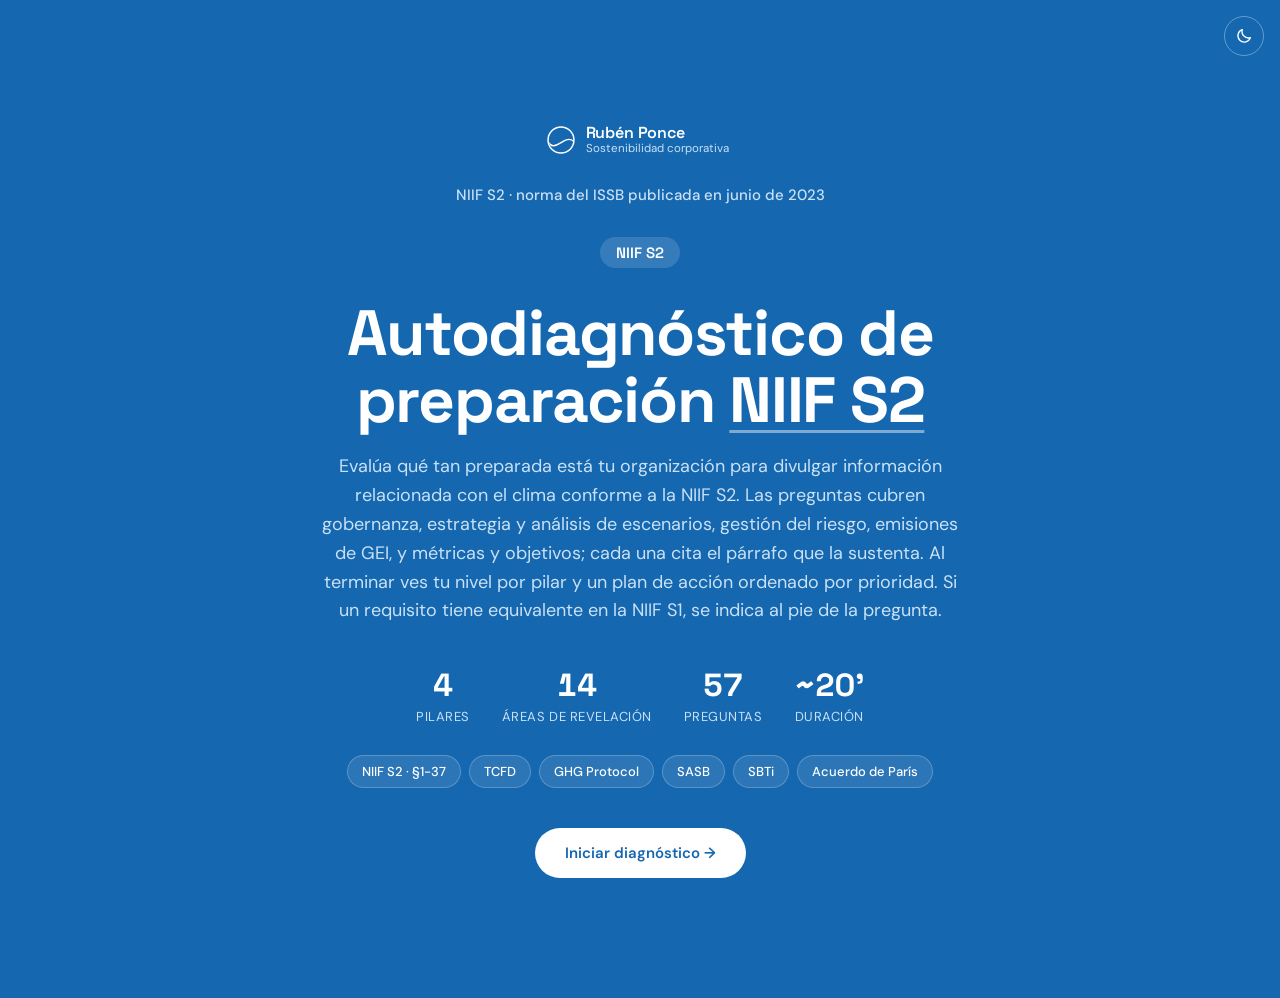
<file: archivo/diagnostico-s2-completo/index.html>
<!DOCTYPE html>
<html lang="es" data-rp-herramienta="diagnostico">
<head>
<meta charset="UTF-8">
<meta name="robots" content="noindex, nofollow">
<script src="../../assets/marca/tema.js"></script>

<meta name="viewport" content="width=device-width, initial-scale=1.0">
<title>Autodiagnóstico IFRS S2 · Rubén Ponce</title>
<link rel="icon" href="../../assets/marca/favicon.ico" sizes="any">
<link rel="icon" type="image/svg+xml" href="../../assets/marca/favicon.svg">
<link rel="apple-touch-icon" href="../../assets/marca/favicon-180.png">

<meta name="theme-color" content="#1567B0">
<meta name="description" content="Autodiagnóstico de madurez frente a IFRS S2: nivel por pilar, brechas y plan de acción climático, con la cita exacta de cada requisito.">
<meta property="og:site_name" content="Rubén Ponce">
<meta property="og:type" content="website">
<meta property="og:title" content="Autodiagnóstico IFRS S2 · Rubén Ponce">
<meta property="og:description" content="Evalúa tu preparación frente a IFRS S2 y recibe un plan de acción por pilar.">
<meta name="twitter:card" content="summary">
<link href="https://fonts.googleapis.com/css2?family=Space+Grotesk:wght@500;600;700&family=DM+Sans:opsz,wght@9..40,400;9..40,500;9..40,600;9..40,700&family=JetBrains+Mono:wght@400;500&display=swap" rel="stylesheet">
<style>
:root{
  --navy:#0F1B2D;--blue:#1567B0;--mid:#256FB4;--sky:#6FB2E8;
  --cream:#F1F4FA;--sand:#DFE6F0;--white:#FBFCFE;--text:#0F1B2D;--text-light:#5C6B85;
  --p1:#1567B0;--p2:#0E6A6F;--p3:#5B4B8B;--p4:#4D6B1F;
  --p1-bg:#E6F0F9;--p2-bg:#E1F0EE;--p3-bg:#EDE9F4;--p4-bg:#EEF3E4;
  --s1:#1567B0;--s2:#0E6A6F;
  --lv0:#5C6B85;--lv0-bg:#F1F4FA;
  --lv1:#256FB4;--lv1-bg:#E6F0F9;
  --lv2:#1567B0;--lv2-bg:#DCE9F6;
  --lv3:#0F4A7F;--lv3-bg:#CFE0F2;
  --lv4:#0B3A64;--lv4-bg:#BFD6EE;
}
*{margin:0;padding:0;box-sizing:border-box;}
body{font-family:'DM Sans','Segoe UI',system-ui,sans-serif;background:var(--navy);color:var(--text);min-height:100vh;}

/* ── INTRO ── */
#screen-intro{display:flex;flex-direction:column;align-items:center;justify-content:center;min-height:100vh;background:var(--navy);position:relative;overflow:hidden;padding:2rem;}
#screen-intro::before{content:'';position:absolute;inset:0;background:radial-gradient(ellipse 80% 60% at 50% 30%,rgba(21,101,192,.3) 0%,transparent 70%);pointer-events:none;}
.intro-badge{font-size:.7rem;font-weight:600;letter-spacing:.25em;text-transform:uppercase;color:var(--sky);border:1px solid rgba(79,195,247,.4);padding:.4rem 1rem;border-radius:2px;margin-bottom:2rem;opacity:0;animation:fadeUp .6s ease .2s forwards;}
.intro-logo{display:flex;gap:10px;align-items:center;margin-bottom:2rem;opacity:0;animation:fadeUp .6s ease .4s forwards;}
.norm-badge{padding:.3rem .8rem;border-radius:3px;font-family:'JetBrains Mono',monospace;font-weight:700;font-size:1.1rem;}
.norm-s1{background:var(--s1);color:white;}.norm-s2{background:var(--s2);color:white;}
.norm-sep{color:rgba(255,255,255,.3);font-size:1.2rem;}
.intro-title{font-family:'DM Sans','Segoe UI',system-ui,sans-serif;font-size:clamp(2.4rem,6.4vw,4.8rem);font-weight:600;letter-spacing:-.02em;color:var(--white);text-align:center;line-height:1.1;max-width:800px;margin-bottom:1.2rem;opacity:0;animation:fadeUp .6s ease .6s forwards;}
.intro-title em{font-style:normal;color:var(--sky);}
.intro-desc{font-size:.95rem;font-weight:300;color:rgba(250,251,255,.65);text-align:center;max-width:640px;line-height:1.7;margin-bottom:2.5rem;opacity:0;animation:fadeUp .6s ease .8s forwards;}
.intro-stats{display:flex;gap:2rem;margin-bottom:1.8rem;flex-wrap:wrap;justify-content:center;opacity:0;animation:fadeUp .6s ease 1s forwards;}
.stat{text-align:center;}
.stat-n{font-family:'DM Sans','Segoe UI',system-ui,sans-serif;font-size:2rem;font-weight:700;color:var(--sky);display:block;}
.stat-label{font-size:.68rem;font-weight:400;letter-spacing:.08em;color:rgba(250,251,255,.45);text-transform:uppercase;}
.intro-frameworks{display:flex;gap:.5rem;flex-wrap:wrap;justify-content:center;margin-bottom:2.5rem;opacity:0;animation:fadeUp .6s ease 1.1s forwards;}
.fw-tag{font-size:.68rem;font-weight:600;letter-spacing:.08em;padding:.28rem .65rem;border-radius:2px;border:1px solid;color:rgba(250,251,255,.7);}
.fw-s1{background:rgba(21,101,192,.2);border-color:rgba(21,101,192,.4);}
.fw-s2{background:rgba(0,121,107,.2);border-color:rgba(0,121,107,.4);}
.fw-other{background:rgba(255,255,255,.06);border-color:rgba(255,255,255,.15);}
.btn-start{background:var(--sky);color:var(--navy);border:none;padding:1rem 3rem;font-family:'DM Sans','Segoe UI',system-ui,sans-serif;font-size:.9rem;font-weight:700;letter-spacing:.12em;text-transform:uppercase;cursor:pointer;border-radius:3px;transition:all .2s ease;opacity:0;animation:fadeUp .6s ease 1.2s forwards;}
.btn-start:hover{background:#6FB2E8;transform:translateY(-2px);box-shadow:0 8px 24px rgba(79,195,247,.4);}

/* ── REGISTRO ── */
#screen-register{display:none;min-height:100vh;background:var(--navy);align-items:center;justify-content:center;padding:2rem;position:relative;}
#screen-register::before{content:'';position:absolute;inset:0;background:radial-gradient(ellipse 80% 60% at 50% 50%,rgba(21,101,192,.2) 0%,transparent 70%);pointer-events:none;}
.register-card{background:var(--white);border-radius:12px;padding:3rem;width:100%;max-width:540px;position:relative;z-index:1;box-shadow:0 24px 80px rgba(0,0,0,.45);}
.register-header{text-align:center;margin-bottom:2rem;}
.reg-logos{display:flex;gap:8px;justify-content:center;margin-bottom:1rem;}
.reg-badge{padding:.2rem .6rem;border-radius:2px;font-family:'JetBrains Mono',monospace;font-weight:700;font-size:.8rem;}
.reg-s1{background:var(--s1);color:white;}.reg-s2{background:var(--s2);color:white;}
.register-header h2{font-family:'DM Sans','Segoe UI',system-ui,sans-serif;font-size:1.8rem;font-weight:700;color:var(--text);margin-bottom:.5rem;}
.register-header p{font-size:.85rem;color:var(--text-light);line-height:1.5;}
.form-row{display:grid;grid-template-columns:1fr 1fr;gap:1rem;}
.form-group{margin-bottom:1.1rem;}
.form-group label{display:block;font-size:.73rem;font-weight:600;letter-spacing:.07em;text-transform:uppercase;color:var(--text-light);margin-bottom:.35rem;}
.form-group input,.form-group select,.form-group textarea{width:100%;padding:.75rem .9rem;border:1.5px solid var(--sand);border-radius:4px;font-family:'DM Sans','Segoe UI',system-ui,sans-serif;font-size:.88rem;color:var(--text);background:var(--cream);transition:border-color .15s;outline:none;appearance:none;-webkit-appearance:none;resize:vertical;}
.form-group input:focus,.form-group select:focus,.form-group textarea:focus{border-color:var(--blue);background:var(--white);}
.form-group input::placeholder,.form-group textarea::placeholder{color:rgba(74,85,104,.4);}
.register-privacy{display:flex;align-items:flex-start;gap:.6rem;margin:1.2rem 0;font-size:.77rem;color:var(--text-light);line-height:1.5;}
.register-privacy input[type=checkbox]{width:16px;height:16px;flex-shrink:0;margin-top:2px;accent-color:var(--blue);cursor:pointer;}
.btn-register{width:100%;background:var(--blue);color:white;border:none;padding:.95rem;border-radius:4px;font-family:'DM Sans','Segoe UI',system-ui,sans-serif;font-size:.88rem;font-weight:600;letter-spacing:.08em;text-transform:uppercase;cursor:pointer;transition:all .2s;}
.btn-register:hover{background:var(--mid);transform:translateY(-1px);}
.btn-register:disabled{background:var(--sand);color:var(--text-light);cursor:not-allowed;transform:none;}
.reg-msg{display:none;border-radius:4px;padding:.7rem 1rem;font-size:.82rem;margin-top:.8rem;text-align:center;}
.reg-error{background:#F1F4FA;border:1px solid #FBE9E7;color:#5C6B85;}
.reg-ok{background:#E6F0F9;border:1px solid var(--blue);color:var(--blue);}
.sending-overlay{display:none;position:fixed;inset:0;background:rgba(10,37,64,.92);z-index:999;align-items:center;justify-content:center;flex-direction:column;gap:1rem;}
.sending-overlay.active{display:flex;}
.spinner{width:40px;height:40px;border:3px solid rgba(79,195,247,.3);border-top-color:var(--sky);border-radius:50%;animation:spin .8s linear infinite;}
.sending-text{color:var(--white);font-size:.9rem;text-align:center;max-width:280px;}

/* ── QUIZ ── */
#screen-quiz{display:none;background:var(--cream);min-height:100vh;}
.quiz-header{background:var(--navy);padding:.9rem 1.5rem;display:flex;align-items:center;justify-content:space-between;position:sticky;top:0;z-index:100;gap:1rem;}
.header-brand{display:flex;align-items:center;gap:8px;color:var(--white);font-family:'DM Sans','Segoe UI',system-ui,sans-serif;font-size:1rem;font-weight:600;flex-shrink:0;}
.header-badges{display:flex;gap:3px;}
.hbadge{font-family:'JetBrains Mono',monospace;font-size:.55rem;font-weight:700;padding:.15rem .35rem;border-radius:2px;}
.hb-s1{background:var(--s1);color:white;}.hb-s2{background:var(--s2);color:white;}
.progress-wrap{flex:1;max-width:380px;}
.progress-label{display:flex;justify-content:space-between;font-size:.68rem;color:rgba(250,251,255,.55);margin-bottom:5px;}
.progress-bar{height:4px;background:rgba(255,255,255,.1);border-radius:2px;overflow:hidden;}
.progress-fill{height:100%;background:var(--sky);border-radius:2px;transition:width .4s ease;width:0%;}
.header-counter{font-size:.72rem;color:rgba(250,251,255,.5);white-space:nowrap;}
.pillar-nav{background:var(--white);border-bottom:1px solid var(--sand);padding:0 1.5rem;display:flex;overflow-x:auto;}
.pillar-tab{padding:.9rem 1.2rem;font-size:.72rem;font-weight:600;letter-spacing:.06em;text-transform:uppercase;color:var(--text-light);cursor:pointer;border-bottom:2px solid transparent;white-space:nowrap;transition:all .2s;display:flex;align-items:center;gap:.4rem;}
.pillar-tab:hover{color:var(--blue);}
.pillar-tab.active{color:var(--blue);border-bottom-color:var(--blue);}
.tab-done{width:14px;height:14px;background:var(--blue);border-radius:50%;display:none;align-items:center;justify-content:center;font-size:.55rem;color:white;flex-shrink:0;}
.pillar-tab.done .tab-done{display:flex;}
.quiz-content{max-width:900px;margin:0 auto;padding:2rem 1.5rem 6rem;}
.pillar-section{display:none;}.pillar-section.active{display:block;}
.pillar-header{display:flex;align-items:flex-start;gap:1.2rem;margin-bottom:2rem;padding:1.75rem;border-radius:8px;}
.pillar-header.p1{background:var(--p1-bg);}.pillar-header.p2{background:var(--p2-bg);}
.pillar-header.p3{background:var(--p3-bg);}.pillar-header.p4{background:var(--p4-bg);}
.pillar-icon{font-size:2.2rem;flex-shrink:0;line-height:1;}
.pillar-info h2{font-family:'DM Sans','Segoe UI',system-ui,sans-serif;font-size:1.6rem;font-weight:700;margin-bottom:.3rem;}
.pillar-header.p1 .pillar-info h2{color:var(--p1);}
.pillar-header.p2 .pillar-info h2{color:var(--p2);}
.pillar-header.p3 .pillar-info h2{color:var(--p3);}
.pillar-header.p4 .pillar-info h2{color:var(--p4);}
.pillar-info p{font-size:.84rem;color:var(--text-light);line-height:1.6;margin-bottom:.6rem;}
.pillar-meta{display:flex;gap:.4rem;flex-wrap:wrap;}
.pillar-tag{font-size:.63rem;font-weight:600;letter-spacing:.05em;padding:.2rem .55rem;border-radius:2px;background:rgba(255,255,255,.7);}
.norm-ref-tag{font-size:.63rem;font-weight:700;padding:.18rem .5rem;border-radius:2px;}
.nr-s1{background:rgba(21,101,192,.15);color:var(--s1);}
.nr-s2{background:rgba(0,121,107,.15);color:var(--s2);}
.nr-both{background:rgba(106,27,154,.12);color:var(--p3);}

/* ── ÁREA DE REVELACIÓN (antes "divulgación recomendada") ── */
.revelation-area{background:var(--white);border-radius:8px;margin-bottom:1.25rem;overflow:hidden;border:1px solid var(--sand);}
.revelation-label{padding:1rem 1.25rem;display:flex;align-items:flex-start;gap:.9rem;border-bottom:1px solid var(--sand);background:rgba(245,247,251,.6);}
.disc-badge{min-width:32px;height:32px;border-radius:50%;display:flex;align-items:center;justify-content:center;font-size:.72rem;font-weight:700;flex-shrink:0;color:white;margin-top:2px;}
.disc-info{flex:1;}
.area-label-chip{font-size:.6rem;font-weight:700;letter-spacing:.1em;text-transform:uppercase;padding:.15rem .5rem;border-radius:2px;background:rgba(10,37,64,.08);color:var(--text-light);margin-bottom:.3rem;display:inline-block;}
.disc-title{font-size:.86rem;font-weight:600;color:var(--text);line-height:1.4;margin-bottom:.2rem;}
.disc-ref{font-size:.7rem;color:var(--text-light);}

.question-block{padding:1.25rem 1.25rem 0 1.5rem;border-bottom:1px solid var(--sand);}
.question-block:last-child{border-bottom:none;}
.q-header{display:flex;gap:.75rem;align-items:flex-start;margin-bottom:.9rem;}
.q-code-block{display:flex;flex-direction:column;align-items:center;gap:4px;flex-shrink:0;}
.q-code{font-family:'JetBrains Mono',monospace;font-size:.62rem;font-weight:600;padding:.25rem .5rem;border-radius:4px;border:1px solid;white-space:nowrap;}
.code-p1{background:var(--p1-bg);color:var(--p1);border-color:rgba(21,101,192,.25);}
.code-p2{background:var(--p2-bg);color:var(--p2);border-color:rgba(0,121,107,.25);}
.code-p3{background:var(--p3-bg);color:var(--p3);border-color:rgba(106,27,154,.25);}
.code-p4{background:var(--p4-bg);color:var(--p4);border-color:rgba(77,107,31,.25);}
.q-seq{font-size:.58rem;color:var(--text-light);font-family:'JetBrains Mono',monospace;}
.q-body{flex:1;}
.question-text{font-size:.88rem;color:var(--text);line-height:1.6;margin-bottom:.3rem;}
.q-ref{font-size:.67rem;color:var(--text-light);font-style:italic;display:flex;align-items:center;gap:.3rem;flex-wrap:wrap;}
.q-ref-tag{background:var(--sand);padding:.08rem .4rem;border-radius:2px;font-style:normal;font-weight:600;font-size:.6rem;letter-spacing:.04em;color:#33415C;}
.options{display:flex;gap:.6rem;flex-wrap:wrap;padding-left:56px;margin-bottom:.7rem;}
.option-btn{padding:.5rem .95rem;border-radius:4px;border:1.5px solid var(--sand);background:var(--cream);font-family:'DM Sans','Segoe UI',system-ui,sans-serif;font-size:.78rem;font-weight:500;cursor:pointer;transition:all .15s;color:var(--text-light);}
.option-btn:hover{border-color:var(--blue);color:var(--blue);background:#E6F0F9;}
.option-btn.selected.opt-0{border-color:#B3261E;background:#F1F4FA;color:#5C6B85;}
.option-btn.selected.opt-1{border-color:#4D6B1F;background:#E6F0F9;color:#256FB4;}
.option-btn.selected.opt-2{border-color:#A15C00;background:#DCE9F6;color:#1567B0;}
.option-btn.selected.opt-3{border-color:#146B41;background:#E4F3EB;color:#0F4A7F;}

/* ── CAMPO DE COMENTARIOS ── */
.comment-wrap{padding:0 1.25rem 1rem 58px;}
.comment-toggle{background:none;border:none;font-family:'DM Sans','Segoe UI',system-ui,sans-serif;font-size:.72rem;color:var(--text-light);cursor:pointer;padding:.2rem 0;display:flex;align-items:center;gap:.3rem;opacity:.7;transition:opacity .15s;}
.comment-toggle:hover{opacity:1;color:var(--blue);}
.comment-toggle.has-text{color:var(--blue);opacity:1;}
.comment-box{display:none;margin-top:.4rem;}
.comment-box.open{display:block;}
.comment-box textarea{width:100%;padding:.6rem .8rem;border:1.5px solid var(--sand);border-radius:4px;font-family:'DM Sans','Segoe UI',system-ui,sans-serif;font-size:.8rem;color:var(--text);background:var(--cream);resize:vertical;min-height:56px;outline:none;transition:border-color .15s;line-height:1.5;}
.comment-box textarea:focus{border-color:var(--blue);background:var(--white);}
.comment-box textarea::placeholder{color:rgba(74,85,104,.35);font-style:italic;}
.comment-char{font-size:.65rem;color:var(--text-light);margin-top:.2rem;text-align:right;}

.quiz-nav{position:fixed;bottom:0;left:0;right:0;background:var(--white);border-top:1px solid var(--sand);padding:.85rem 1.5rem;display:flex;justify-content:space-between;align-items:center;z-index:50;}
.btn-nav{padding:.7rem 1.75rem;border-radius:4px;font-family:'DM Sans','Segoe UI',system-ui,sans-serif;font-size:.82rem;font-weight:600;cursor:pointer;transition:all .2s;letter-spacing:.05em;}
.btn-prev{background:transparent;border:1.5px solid var(--sand);color:var(--text-light);}
.btn-prev:hover{border-color:#5C6B85;color:#5C6B85;}
.btn-next{background:var(--blue);border:none;color:white;}
.btn-next:hover{background:var(--mid);transform:translateY(-1px);}
.btn-next:disabled{background:var(--sand);color:var(--text-light);cursor:not-allowed;transform:none;}
.nav-hint{font-size:.75rem;color:var(--text-light);text-align:center;}

/* ── RESULTADOS ── */
#screen-results{display:none;background:var(--cream);min-height:100vh;}
.results-hero{background:var(--navy);padding:3.5rem 2rem 2.5rem;text-align:center;position:relative;overflow:hidden;}
.results-hero::before{content:'';position:absolute;inset:0;background:radial-gradient(ellipse at 50% 100%,rgba(21,101,192,.35) 0%,transparent 60%);}
.results-hero-content{position:relative;z-index:1;}
.user-chip{display:inline-flex;align-items:center;gap:.5rem;background:rgba(79,195,247,.12);border:1px solid rgba(79,195,247,.25);border-radius:20px;padding:.3rem .9rem;margin-bottom:1.2rem;font-size:.78rem;color:rgba(250,251,255,.75);}
.user-chip strong{color:var(--sky);}
.results-badge{display:inline-block;font-size:.68rem;font-weight:600;letter-spacing:.2em;text-transform:uppercase;color:var(--sky);border:1px solid rgba(79,195,247,.3);padding:.3rem .85rem;border-radius:2px;margin-bottom:1.2rem;}
.results-title{font-family:'DM Sans','Segoe UI',system-ui,sans-serif;font-size:clamp(1.8rem,4.5vw,3.2rem);font-weight:600;color:var(--white);margin-bottom:.6rem;}
.results-level{font-size:1rem;font-weight:300;color:var(--sky);margin-bottom:.8rem;}
.results-score-big{font-family:'DM Sans','Segoe UI',system-ui,sans-serif;font-size:4.5rem;font-weight:700;color:var(--sky);line-height:1;}
.results-score-label{font-size:.75rem;color:rgba(250,251,255,.45);letter-spacing:.1em;text-transform:uppercase;margin-top:.2rem;margin-bottom:1rem;}
.results-content{max-width:940px;margin:0 auto;padding:2.5rem 1.5rem 4rem;}
.section-title{font-family:'DM Sans','Segoe UI',system-ui,sans-serif;font-size:1.5rem;font-weight:600;color:var(--text);margin-bottom:1.2rem;margin-top:2rem;padding-bottom:.5rem;border-bottom:1px solid var(--sand);}

.results-grid{display:grid;grid-template-columns:repeat(auto-fit,minmax(200px,1fr));gap:1rem;margin-bottom:1.5rem;}
.pillar-card{background:var(--white);border-radius:8px;padding:1.4rem;border:1px solid var(--sand);text-align:center;position:relative;overflow:hidden;}
.pillar-card::before{content:'';position:absolute;top:0;left:0;right:0;height:4px;}
.pillar-card.p1::before{background:var(--p1);}.pillar-card.p2::before{background:var(--p2);}
.pillar-card.p3::before{background:var(--p3);}.pillar-card.p4::before{background:var(--p4);}
.pillar-card-icon{font-size:1.8rem;margin-bottom:.6rem;display:block;}
.pillar-card-name{font-size:.72rem;font-weight:600;text-transform:uppercase;letter-spacing:.08em;color:var(--text-light);margin-bottom:.6rem;}
.pillar-card-score{font-family:'DM Sans','Segoe UI',system-ui,sans-serif;font-size:2.6rem;font-weight:700;line-height:1;margin-bottom:.3rem;}
.p1 .pillar-card-score{color:var(--p1);}.p2 .pillar-card-score{color:var(--p2);}
.p3 .pillar-card-score{color:var(--p3);}.p4 .pillar-card-score{color:var(--p4);}
.pillar-card-lv{font-size:.7rem;color:var(--text-light);margin-bottom:.5rem;}
.pillar-card-bar{height:5px;background:var(--sand);border-radius:3px;overflow:hidden;}
.pillar-card-fill{height:100%;border-radius:3px;}
.p1 .pillar-card-fill{background:var(--p1);}.p2 .pillar-card-fill{background:var(--p2);}
.p3 .pillar-card-fill{background:var(--p3);}.p4 .pillar-card-fill{background:var(--p4);}

.norm-split{background:var(--white);border-radius:8px;border:1px solid var(--sand);margin-bottom:1.5rem;overflow:hidden;}
.norm-split-header{padding:1rem 1.4rem;border-bottom:1px solid var(--sand);display:flex;align-items:center;gap:.7rem;}
.norm-split-grid{display:grid;grid-template-columns:1fr 1fr;gap:1px;background:var(--sand);}
.norm-split-col{background:var(--white);padding:1.2rem 1.4rem;}
.nsc-label{display:flex;align-items:center;gap:.5rem;margin-bottom:.8rem;}
.nsc-score{font-family:'DM Sans','Segoe UI',system-ui,sans-serif;font-size:2rem;font-weight:700;}
.nsc-s1{color:var(--s1);}.nsc-s2{color:var(--s2);}
.nsc-bar{height:6px;background:var(--sand);border-radius:3px;overflow:hidden;margin-top:.5rem;}
.nsc-fill-s1{height:100%;border-radius:3px;background:var(--s1);}
.nsc-fill-s2{height:100%;border-radius:3px;background:var(--s2);}

.heatmap-section{background:var(--white);border-radius:8px;border:1px solid var(--sand);margin-bottom:1.5rem;overflow:hidden;}
.heatmap-header{padding:1.1rem 1.4rem;border-bottom:1px solid var(--sand);display:flex;align-items:center;gap:.7rem;}
.heatmap-grid{padding:1.2rem 1.4rem;display:grid;grid-template-columns:repeat(auto-fill,minmax(270px,1fr));gap:.6rem;}
.hm-cell{border-radius:6px;padding:.8rem 1rem;display:flex;align-items:center;gap:.7rem;border:1px solid transparent;}
.hm-cell.lvl-0{background:var(--lv0-bg);border-color:#FBE9E740;}
.hm-cell.lvl-1{background:var(--lv1-bg);border-color:#FCF1E040;}
.hm-cell.lvl-2{background:var(--lv2-bg);border-color:#A15C0040;}
.hm-cell.lvl-3{background:var(--lv3-bg);border-color:#E4F3EB40;}
.hm-badge{width:32px;height:32px;border-radius:50%;display:flex;align-items:center;justify-content:center;font-size:.65rem;font-weight:700;color:white;flex-shrink:0;}
.hm-code{font-family:'JetBrains Mono',monospace;font-size:.58rem;font-weight:600;display:block;margin-top:3px;opacity:.7;}
.hm-info{flex:1;min-width:0;}
.hm-disc{font-size:.68rem;font-weight:700;letter-spacing:.04em;text-transform:uppercase;margin-bottom:.1rem;}
.hm-text{font-size:.72rem;color:var(--text-light);line-height:1.3;overflow:hidden;text-overflow:ellipsis;white-space:nowrap;}
.hm-pct{font-size:1.1rem;font-weight:700;font-family:'DM Sans','Segoe UI',system-ui,sans-serif;flex-shrink:0;}
.lvl-0 .hm-pct{color:var(--lv0);}.lvl-1 .hm-pct{color:var(--lv1);}
.lvl-2 .hm-pct{color:var(--lv2);}.lvl-3 .hm-pct{color:var(--lv3);}

.detail-section{background:var(--white);border-radius:8px;border:1px solid var(--sand);margin-bottom:1rem;overflow:hidden;}
.detail-header{padding:1rem 1.4rem;border-bottom:1px solid var(--sand);display:flex;align-items:center;gap:.7rem;cursor:pointer;user-select:none;transition:background .15s;}
.detail-header:hover{background:var(--cream);}
.detail-toggle{margin-left:auto;font-size:.75rem;color:var(--text-light);transition:transform .2s;}
.detail-header.open .detail-toggle{transform:rotate(180deg);}
.detail-body{display:none;}
.detail-header.open+.detail-body{display:block;}
.detail-row{padding:.85rem 1.4rem;display:flex;align-items:flex-start;gap:.8rem;border-bottom:1px solid var(--sand);}
.detail-row:last-child{border-bottom:none;}
.detail-code{font-family:'JetBrains Mono',monospace;font-size:.6rem;font-weight:600;padding:.2rem .4rem;border-radius:3px;border:1px solid;white-space:nowrap;flex-shrink:0;margin-top:2px;}
.detail-q{flex:1;}
.detail-qtext{font-size:.82rem;color:var(--text);line-height:1.4;margin-bottom:.2rem;}
.detail-qref{font-size:.64rem;color:var(--text-light);font-style:italic;}
.detail-comment{font-size:.75rem;color:var(--blue);margin-top:.3rem;font-style:italic;background:var(--p1-bg);padding:.3rem .6rem;border-radius:3px;border-left:2px solid var(--blue);}
.detail-ans{flex-shrink:0;text-align:right;min-width:90px;}
.ans-chip{font-size:.7rem;font-weight:600;padding:.22rem .55rem;border-radius:3px;white-space:nowrap;display:block;margin-bottom:.3rem;}
.ans-0{background:var(--lv0-bg);color:var(--lv0);}
.ans-1{background:var(--lv1-bg);color:var(--lv1);}
.ans-2{background:var(--lv2-bg);color:var(--lv2);}
.ans-3{background:var(--lv3-bg);color:var(--lv3);}
.detail-bar{width:60px;height:4px;background:var(--sand);border-radius:2px;overflow:hidden;margin-left:auto;}
.detail-fill{height:100%;border-radius:2px;}

/* ═══ TABLA ÍNDICE ═══ */
.index-section{background:var(--white);border-radius:8px;border:1px solid var(--sand);margin-bottom:1.5rem;overflow:hidden;}
.index-header{padding:1.2rem 1.5rem;border-bottom:1px solid var(--sand);background:var(--navy);}
.index-header h3{font-family:'DM Sans','Segoe UI',system-ui,sans-serif;font-size:1.2rem;color:var(--white);}
.index-header p{font-size:.75rem;color:rgba(250,251,255,.55);margin-top:.2rem;}
.index-legend{padding:.75rem 1.5rem;border-bottom:1px solid var(--sand);display:flex;gap:1.5rem;flex-wrap:wrap;background:rgba(245,247,251,.5);}
.legend-item{display:flex;align-items:center;gap:.4rem;font-size:.72rem;color:var(--text-light);}
.legend-dot{width:10px;height:10px;border-radius:2px;flex-shrink:0;}
.index-table{width:100%;border-collapse:collapse;font-size:.78rem;}
.index-table th{background:var(--navy);color:rgba(250,251,255,.85);font-weight:600;font-size:.62rem;letter-spacing:.08em;text-transform:uppercase;padding:.65rem 1rem;text-align:left;border-right:1px solid rgba(255,255,255,.08);}
.index-table th:last-child{border-right:none;}
.index-table td{padding:.6rem 1rem;border-bottom:1px solid var(--sand);border-right:1px solid var(--sand);vertical-align:middle;line-height:1.35;}
.index-table td:last-child{border-right:none;}
.index-table tr:last-child td{border-bottom:none;}
.index-table tr:hover td{background:var(--cream);}
.idx-code{font-family:'JetBrains Mono',monospace;font-weight:600;font-size:.67rem;padding:.2rem .45rem;border-radius:3px;border:1px solid;white-space:nowrap;}
.idx-pillar-band{width:5px;min-width:5px;padding:0!important;}
.idx-qtext{color:var(--text);font-size:.78rem;line-height:1.4;}
.idx-comment{font-size:.7rem;color:var(--blue);font-style:italic;margin-top:.2rem;}
.idx-ref{color:var(--text-light);font-size:.68rem;font-style:italic;}
.idx-score{text-align:center;font-weight:700;font-family:'DM Sans','Segoe UI',system-ui,sans-serif;font-size:1rem;}
.idx-bar{height:5px;background:var(--sand);border-radius:2px;overflow:hidden;margin-top:3px;}
.idx-bar-fill{height:100%;border-radius:2px;}
.idx-group-header td{background:var(--navy);color:var(--sky);font-family:'JetBrains Mono',monospace;font-size:.65rem;font-weight:700;letter-spacing:.1em;padding:.5rem 1rem;}
.idx-disc-header td{font-size:.72rem;font-weight:600;letter-spacing:.05em;padding:.5rem 1rem;border-bottom:1px solid var(--sand);}

/* ═══ PLAN DE ACCIÓN DOBLE ═══ */
.action-plan-grid{display:grid;grid-template-columns:1fr;gap:1.5rem;margin-bottom:1.5rem;}
.q-eq,.detail-eq,.idx-eq{font-size:.66rem;color:var(--text-light);margin-top:.3rem;padding-left:.5rem;border-left:2px solid var(--sand);}
@media(max-width:700px){.action-plan-grid{grid-template-columns:1fr;}}
.action-plan-col{background:var(--white);border-radius:8px;border:1px solid var(--sand);overflow:hidden;}
.plan-header{padding:1.1rem 1.4rem;display:flex;align-items:center;gap:.7rem;border-bottom:1px solid var(--sand);}
.plan-header-s1{background:rgba(21,101,192,.07);}
.plan-header-s2{background:rgba(0,121,107,.07);}
.plan-score{font-family:'DM Sans','Segoe UI',system-ui,sans-serif;font-size:1.8rem;font-weight:700;margin-left:auto;flex-shrink:0;}
.plan-score-s1{color:var(--s1);}.plan-score-s2{color:var(--s2);}
.plan-items{padding:0;}
.plan-item{padding:1rem 1.4rem;border-bottom:1px solid var(--sand);display:flex;gap:.8rem;align-items:flex-start;}
.plan-item:last-child{border-bottom:none;}
.plan-item-icon{width:28px;height:28px;border-radius:50%;display:flex;align-items:center;justify-content:center;font-size:.7rem;font-weight:700;color:white;flex-shrink:0;margin-top:1px;}
.pi-urgent{background:#5C6B85;}
.pi-high{background:#A15C00;}
.pi-medium{background:#1567B0;}
.pi-low{background:#146B41;}
.plan-item-body h4{font-size:.84rem;font-weight:600;margin-bottom:.2rem;color:var(--text);}
.plan-item-body p{font-size:.78rem;color:var(--text-light);line-height:1.55;}
.plan-item-body .para-refs{margin-top:.35rem;display:flex;flex-wrap:wrap;gap:.3rem;}
.para-ref{font-family:'JetBrains Mono',monospace;font-size:.6rem;font-weight:600;padding:.1rem .4rem;border-radius:3px;}
.pref-s1{background:var(--p1-bg);color:var(--s1);}
.pref-s2{background:var(--p2-bg);color:var(--s2);}
.plan-empty{padding:2rem 1.4rem;text-align:center;color:var(--lv3);font-size:.88rem;}

.results-actions{display:flex;gap:1rem;flex-wrap:wrap;margin-top:2rem;}
.btn-action{padding:.8rem 1.75rem;border-radius:4px;font-family:'DM Sans','Segoe UI',system-ui,sans-serif;font-size:.82rem;font-weight:600;cursor:pointer;transition:all .2s;letter-spacing:.05em;text-decoration:none;display:inline-flex;align-items:center;gap:.5rem;border:none;}
.btn-primary{background:var(--blue);color:white;}.btn-primary:hover{background:var(--mid);}
.btn-secondary{background:transparent;border:1.5px solid var(--blue)!important;color:var(--blue);}.btn-secondary:hover{background:var(--p1-bg);}

.nivel-tag{display:inline-block;padding:.28rem .8rem;border-radius:3px;font-size:.72rem;font-weight:600;text-transform:uppercase;letter-spacing:.07em;}
.nivel-0{background:var(--lv0-bg);color:var(--lv0);}
.nivel-1{background:var(--lv1-bg);color:var(--lv1);}
.nivel-2{background:var(--lv2-bg);color:var(--lv2);}
.nivel-3{background:var(--lv3-bg);color:var(--lv3);}
.nivel-4{background:var(--lv4-bg);color:var(--lv4);}

/* Info box Google Sheets */
.sheets-info{background:var(--p2-bg);border:1px solid rgba(0,121,107,.3);border-radius:6px;padding:1rem 1.2rem;margin-bottom:1.5rem;font-size:.82rem;color:var(--s2);line-height:1.6;}
.sheets-info strong{display:block;margin-bottom:.3rem;}

@keyframes fadeUp{from{opacity:0;transform:translateY(16px);}to{opacity:1;transform:translateY(0);}}
@keyframes spin{to{transform:rotate(360deg);}}
@media print{.quiz-nav,.results-actions,.pillar-nav,.quiz-header,.sheets-info{display:none!important;}#screen-results{display:block!important;}.detail-body{display:block!important;}body{background:white;}.results-hero{-webkit-print-color-adjust:exact;print-color-adjust:exact;}.action-plan-grid{grid-template-columns:1fr 1fr!important;}}
@media(max-width:640px){.intro-stats{gap:1.2rem;}.form-row{grid-template-columns:1fr;}.quiz-header{flex-wrap:wrap;}.progress-wrap{order:3;width:100%;}.options{flex-direction:column;padding-left:0;}.option-btn{width:100%;}.comment-wrap{padding:0 1rem .8rem 1rem;}.heatmap-grid{grid-template-columns:1fr;}.norm-split-grid{grid-template-columns:1fr;}}

  /* ══════════════════════════════════════════════════════════════════════
     REDISEÑO · marca Rubén Ponce v1.1
     El problema que resuelve: había tarjetas claras flotando sobre un fondo
     oscuro, sin relación entre sí. Ahora hay un solo suelo —papel— y el azul
     profundo se reserva para las bandas de cabecera, que sí son deliberadas.
     No altera preguntas, cálculos ni datos.
     ══════════════════════════════════════════════════════════════════════ */

  :root{
    --papel:#FBFCFE;
    --papel-alt:#F1F4FA;
    --tinta:#0F1B2D;
    --tinta-media:#5C6B85;
    --linea:#DFE6F0;
    --azul:#1567B0;
    --azul-hondo:#0F4A7F;
    --azul-aire:#E6F0F9;
    --sombra:0 1px 2px rgba(15,27,45,.06);
    --sombra-m:0 4px 16px rgba(15,27,45,.08);
  }

  body{background:var(--papel-alt); color:var(--tinta);}

  /* ── Portada ─────────────────────────────────────────────────────────── */
  #screen-intro{
    background:
      radial-gradient(ellipse 900px 520px at 50% -8%, var(--azul-aire), transparent 62%),
      var(--papel);
    padding:3rem 1.5rem;
  }
  .intro-badge{
    color:var(--azul-hondo);
    background:var(--azul-aire);
    border:1px solid #BFD6EE;
    border-radius:999px;
    padding:.45rem 1rem;
  }
  .intro-title{
    color:var(--tinta); letter-spacing:-.02em;
    max-width:18ch; text-wrap:balance; margin-left:auto; margin-right:auto;
  }
  .intro-title em{color:var(--azul); font-style:normal;}
  .intro-desc{color:var(--tinta-media); font-weight:400;}
  .intro-stats .stat-n{color:var(--azul-hondo); font-variant-numeric:tabular-nums;}
  .intro-stats .stat-label{color:var(--tinta-media);}
  .intro-frameworks .fw-tag{
    background:#FFFFFF; color:var(--tinta-media);
    border:1px solid var(--linea); border-radius:999px;
  }
  .intro-frameworks .fw-s1, .intro-frameworks .fw-s2{
    background:var(--azul-aire); color:var(--azul-hondo); border-color:#BFD6EE;
  }
  .btn-start{
    background:var(--azul); color:#FFFFFF;
    border-radius:999px; padding:.95rem 2.6rem;
    box-shadow:var(--sombra-m);
    transition:background .18s ease, transform .18s ease;
  }
  .btn-start:hover{background:var(--azul-hondo); transform:translateY(-1px);}

  /* ── Registro ────────────────────────────────────────────────────────── */
  #screen-register{
    background:
      radial-gradient(ellipse 900px 520px at 50% -8%, var(--azul-aire), transparent 62%),
      var(--papel);
  }
  .register-card{
    background:#FFFFFF;
    border:1px solid var(--linea);
    border-radius:18px;
    padding:2.4rem 2.2rem;
    box-shadow:var(--sombra-m);
    max-width:560px;
  }
  .register-card .form-group input,
  .register-card .form-group select{
    border-radius:8px; padding:.7rem .85rem; font-size:.9rem;
    border:1px solid #C3D0E2; background:#FFFFFF;
  }
  .register-card .form-group input:focus,
  .register-card .form-group select:focus{
    border-color:var(--azul); box-shadow:0 0 0 3px rgba(21,103,176,.12);
  }
  .register-card .form-group label{color:var(--tinta-media);}
  .btn-register{border-radius:999px; padding:.9rem; font-size:.85rem;}

  /* ── Bandas de cabecera: azul profundo, deliberado ──────────────────── */
  .quiz-header{
    background:var(--azul-hondo);
    border-bottom:1px solid rgba(255,255,255,.14);
    padding:.85rem 1.5rem;
  }
  .results-hero{background:var(--azul-hondo);}
  .index-header{background:var(--azul-hondo);}
  .index-table th{background:var(--azul-hondo);}

  /* ── Cuerpo del cuestionario ─────────────────────────────────────────── */
  #screen-quiz{background:var(--papel-alt);}
  .pillar-nav{
    background:#FFFFFF;
    border-bottom:1px solid var(--linea);
    position:sticky; top:56px; z-index:90;
  }
  .revelation-area,
  .pillar-card,
  .norm-split,
  .heatmap-section,
  .detail-section,
  .index-section,
  .action-plan-col{
    border:1px solid var(--linea);
    border-radius:14px;
    box-shadow:var(--sombra);
  }
  .quiz-nav{
    background:rgba(255,255,255,.94);
    -webkit-backdrop-filter:blur(12px); backdrop-filter:blur(12px);
    border-top:1px solid var(--linea);
  }
  .btn-next, .btn-primary{border-radius:999px; padding-left:1.6rem; padding-right:1.6rem;}
  .btn-next:hover, .btn-primary:hover{background:var(--azul-hondo);}

  /* ── Foco visible en todo lo interactivo ─────────────────────────────── */
  a:focus-visible, button:focus-visible, input:focus-visible,
  select:focus-visible, textarea:focus-visible, summary:focus-visible{
    outline:2px solid var(--azul); outline-offset:3px; border-radius:8px;
  }

  @media (prefers-reduced-motion:reduce){
    *{animation:none !important; transition:none !important;}
  }


  /* ── Bloque de marca: isotipo + nombre, enlazado al inicio ───────────── */
  .rp-home{
    display:inline-flex; align-items:center; gap:10px;
    text-decoration:none; color:inherit; flex:none;
    border-radius:999px; padding:4px 6px 4px 4px; margin-left:-4px;
    transition:background .18s ease, opacity .18s ease;
  }
  .rp-home:hover{opacity:.82;}
  .rp-home .rp-iso{flex:none;}
  .rp-home-texto{display:flex; flex-direction:column; line-height:1.15; text-align:left;}
  .rp-home-texto b{font-size:13.5px; font-weight:600; letter-spacing:-.01em;}
  .rp-home-texto i{
    font-style:normal; font-family:'JetBrains Mono',ui-monospace,monospace;
    font-size:9px; letter-spacing:.14em; text-transform:uppercase; opacity:.62;
  }

  .quiz-header .rp-home{color:#FFFFFF;}
  .quiz-header .rp-home:hover{background:rgba(255,255,255,.12); opacity:1;}
  .quiz-header .rp-home-texto i{opacity:.72;}
  .hb-sep{width:1px; height:26px; background:rgba(255,255,255,.24); margin:0 4px; flex:none;}
  .hb-titulo{font-size:.9rem; font-weight:600; white-space:nowrap;}
  #screen-intro > .rp-home{
    color:var(--azul-hondo); margin-bottom:1.6rem;
  }
  #screen-intro > .rp-home .rp-home-texto i{color:var(--tinta-media); opacity:1;}
  .register-card > .rp-home{
    color:var(--azul-hondo); margin-bottom:1.2rem;
    padding-bottom:1rem; border-bottom:1px solid var(--linea);
    width:100%; border-radius:0;
  }
  .register-card > .rp-home .rp-home-texto i{color:var(--tinta-media); opacity:1;}

</style>
<link rel="stylesheet" href="../../assets/marca/marca.tokens.css">
<link rel="stylesheet" href="../../assets/marca/herramienta.css">
</head>
<body>

<div class="sending-overlay" id="sending-overlay">
  <div class="spinner"></div>
  <span class="sending-text">Guardando tus respuestas…</span>
</div>

<!-- ═══ INTRO ═══ -->
<div id="screen-intro">
  <div class="rp-tema-esquina rp-tema-claro" data-rp-tema></div>
  <a class="rp-home" href="../../" title="Ir al inicio de Rubén Ponce"><svg class="rp-iso" viewBox="0 0 100 100" width="30" height="30" aria-hidden="true"><defs><clipPath id="rpDiscS12p"><circle cx="50" cy="50" r="40.75"/></clipPath></defs><g fill="none" stroke="currentColor" stroke-width="4.9"><circle cx="50" cy="50" r="43.2"/><path d="M 2 50 C 8 60 14 68.4 24 68.9 C 34 69.4 41 64.5 50 58.7 C 58.5 53.2 66 47.9 76 47.9 C 85 47.9 91 51.5 98 60" clip-path="url(#rpDiscS12p)"/></g></svg><span class="rp-home-texto"><b>Rubén Ponce</b><i>Sostenibilidad corporativa</i></span></a>

  <span class="intro-badge">NIIF S2 · norma del ISSB publicada en junio de 2023</span>
  <div class="intro-logo">
    <span class="norm-badge norm-s2">NIIF S2</span>
  </div>
  <h1 class="intro-title">Autodiagnóstico de<br>preparación <em>NIIF S2</em></h1>
  <p class="intro-desc">Evalúa qué tan preparada está tu organización para divulgar información relacionada con el clima conforme a la NIIF S2. Las preguntas cubren gobernanza, estrategia y análisis de escenarios, gestión del riesgo, emisiones de GEI, y métricas y objetivos; cada una cita el párrafo que la sustenta. Al terminar ves tu nivel por pilar y un plan de acción ordenado por prioridad. Si un requisito tiene equivalente en la NIIF S1, se indica al pie de la pregunta.</p>
  <div class="intro-stats">
    <div class="stat"><span class="stat-n">4</span><span class="stat-label">Pilares</span></div>
    <div class="stat"><span class="stat-n" id="stat-areas">—</span><span class="stat-label">Áreas de Revelación</span></div>
    <div class="stat"><span class="stat-n" id="stat-preguntas">—</span><span class="stat-label">Preguntas</span></div>
    <div class="stat"><span class="stat-n">~20'</span><span class="stat-label">Duración</span></div>
  </div>
  <div class="intro-frameworks">
    <span class="fw-tag fw-s2">NIIF S2 · §1-37</span>
    <span class="fw-tag fw-other">TCFD</span><span class="fw-tag fw-other">GHG Protocol</span>
    <span class="fw-tag fw-other">SASB</span><span class="fw-tag fw-other">SBTi</span><span class="fw-tag fw-other">Acuerdo de París</span>
  </div>
  <button class="btn-start" onclick="goToRegister()">Iniciar diagnóstico →</button>
</div>

<!-- ═══ REGISTRO ═══ -->
<div id="screen-register">
  <div class="register-card">
    <div class="rp-tema-esquina" data-rp-tema></div>
    <a class="rp-home" href="../../" title="Ir al inicio de Rubén Ponce"><svg class="rp-iso" viewBox="0 0 100 100" width="26" height="26" aria-hidden="true"><defs><clipPath id="rpDiscS12r"><circle cx="50" cy="50" r="40.75"/></clipPath></defs><g fill="none" stroke="currentColor" stroke-width="4.9"><circle cx="50" cy="50" r="43.2"/><path d="M 2 50 C 8 60 14 68.4 24 68.9 C 34 69.4 41 64.5 50 58.7 C 58.5 53.2 66 47.9 76 47.9 C 85 47.9 91 51.5 98 60" clip-path="url(#rpDiscS12r)"/></g></svg><span class="rp-home-texto"><b>Rubén Ponce</b><i>Sostenibilidad corporativa</i></span></a>

    <div class="register-header">
      <div class="reg-logos"><span class="reg-badge reg-s2">NIIF S2</span></div>
      <h2>Antes de empezar</h2>
      <p>Estos datos se guardan junto con tus resultados. Solo Rubén Ponce tiene acceso a ellos.</p>
    </div>
    <div class="form-row">
      <div class="form-group"><label>Nombre *</label><input type="text" id="f-name" placeholder="Ana García"></div>
      <div class="form-group"><label>Cargo</label><input type="text" id="f-cargo" placeholder="Dir. Sostenibilidad"></div>
    </div>
    <div class="form-group"><label>Correo electrónico *</label><input type="email" id="f-email" placeholder="ana@empresa.com"></div>
    <div class="form-group"><label>Empresa / Organización *</label><input type="text" id="f-empresa" placeholder="Nombre de la organización"></div>
    <div class="form-row">
      <div class="form-group"><label>Sector</label>
        <select id="f-sector">
          <option value="">— Selecciona —</option>
          <option>Agroindustria y alimentos</option><option>Minería y recursos naturales</option>
          <option>Energía (petróleo, gas, renovables)</option><option>Manufactura</option>
          <option>Construcción e infraestructura</option><option>Servicios financieros y banca</option>
          <option>Gestión de activos e inversiones</option><option>Seguros</option>
          <option>Consultoría y servicios profesionales</option><option>Gobierno y sector público</option>
          <option>Otro</option>
        </select>
      </div>
      <div class="form-group"><label>País</label><input type="text" id="f-pais" placeholder="México"></div>
    </div>
    <div class="form-row">
      <div class="form-group"><label>¿Ya reportan con TCFD?</label>
        <select id="f-tcfd">
          <option value="">— Selecciona —</option>
          <option>Sí, completamente</option><option>Sí, parcialmente</option>
          <option>En proceso</option><option>No</option>
        </select>
      </div>
      <div class="form-group"><label>Aplicación NIIF S2</label>
        <select id="f-niif">
          <option value="">— Selecciona —</option>
          <option>Ya aplicable (2024)</option><option>Periodo 2025</option>
          <option>Adopción voluntaria</option><option>Evaluando</option><option>No aplica aún</option>
        </select>
      </div>
    </div>
    <div class="register-privacy">
      <input type="checkbox" id="f-privacy" onchange="checkPrivacy()">
      <span>Acepto que mis datos, respuestas y comentarios se guarden para este diagnóstico. No se comparten con terceros.</span>
    </div>
    <button class="btn-register" id="btn-register" onclick="submitRegister()" disabled>Comenzar diagnóstico →</button>
    <div class="reg-msg reg-error" id="reg-error"></div>
    <div class="reg-msg reg-ok" id="reg-ok">✓ Datos registrados. Iniciando diagnóstico…</div>
  </div>
</div>

<!-- ═══ QUIZ ═══ -->
<div id="screen-quiz">
  <header class="quiz-header">
    <div class="header-brand"><a class="rp-home" href="../../" title="Ir al inicio de Rubén Ponce"><svg class="rp-iso" viewBox="0 0 100 100" width="24" height="24" aria-hidden="true"><defs><clipPath id="rpDiscS12"><circle cx="50" cy="50" r="40.75"/></clipPath></defs><g fill="none" stroke="currentColor" stroke-width="4.9"><circle cx="50" cy="50" r="43.2"/><path d="M 2 50 C 8 60 14 68.4 24 68.9 C 34 69.4 41 64.5 50 58.7 C 58.5 53.2 66 47.9 76 47.9 C 85 47.9 91 51.5 98 60" clip-path="url(#rpDiscS12)"/></g></svg><span class="rp-home-texto"><b>Rubén Ponce</b><i>NIIF S2</i></span></a><span class="hb-sep"></span><div class="header-badges"><span class="hbadge hb-s2">S2</span></div><span class="hb-titulo">Diagnóstico NIIF S2</span></div>
    <div class="progress-wrap">
      <div class="progress-label"><span>Progreso</span><span id="progress-pct">0%</span></div>
      <div class="progress-bar"><div class="progress-fill" id="progress-fill"></div></div>
    </div>
    <span class="header-counter" id="q-counter">0</span>
    <span data-rp-tema></span>
  </header>
  <nav class="pillar-nav">
    <div class="pillar-tab active" id="tab-0" onclick="jumpToSection(0)">🏛 Gobernanza <span class="tab-done">✓</span></div>
    <div class="pillar-tab" id="tab-1" onclick="jumpToSection(1)">🗺 Estrategia <span class="tab-done">✓</span></div>
    <div class="pillar-tab" id="tab-2" onclick="jumpToSection(2)">⚖️ Gestión del Riesgo <span class="tab-done">✓</span></div>
    <div class="pillar-tab" id="tab-3" onclick="jumpToSection(3)">📊 Métricas y Objetivos <span class="tab-done">✓</span></div>
  </nav>
  <div class="quiz-content" id="quiz-content"></div>
  <div class="quiz-nav">
    <button class="btn-nav btn-prev" onclick="prevSection()" id="btn-prev" style="visibility:hidden">← Anterior</button>
    <span class="nav-hint" id="nav-hint"></span>
    <button class="btn-nav btn-next" onclick="nextSection()" id="btn-next" disabled>Siguiente →</button>
  </div>
</div>

<!-- ═══ RESULTADOS ═══ -->
<div id="screen-results">
  <div class="results-hero">
    <div class="rp-tema-esquina rp-tema-claro" data-rp-tema></div>
    <div class="results-hero-content">
      <div class="user-chip">👤 <strong id="chip-name">—</strong> · <span id="chip-empresa">—</span></div>
      <span class="results-badge">Diagnóstico NIIF S2 completado</span>
      <h1 class="results-title">Tu perfil de preparación NIIF S2</h1>
      <div class="results-level" id="r-level">—</div>
      <div class="results-score-big" id="r-score">—</div>
      <div class="results-score-label">Índice global de preparación</div>
    </div>
  </div>
  <div class="results-content">

    <div class="sheets-info">
      <strong>Tus resultados se enviaron para su registro</strong>
      Para conservar una copia, usa «Imprimir / PDF» al final de la página. Este autodiagnóstico orienta sobre tu nivel de preparación; no certifica el cumplimiento de la NIIF S2 ni sustituye una revisión independiente.
    </div>

    <h3 class="section-title">📊 Puntuación por pilar</h3>
    <div class="results-grid" id="results-grid"></div>

    <h3 class="section-title">🗺 Mapa de calor por área de revelación</h3>
    <div class="heatmap-section">
      <div class="heatmap-header"><span>🌡</span><h3 style="font-family:'DM Sans','Segoe UI',system-ui,sans-serif;font-weight:600;font-size:1.1rem;">Estado de todas las áreas de revelación NIIF S2</h3></div>
      <div class="heatmap-grid" id="heatmap-grid"></div>
    </div>

    <h3 class="section-title">🔍 Detalle por pilar</h3>
    <div id="detail-sections"></div>

    <h3 class="section-title">📋 Índice de referencia — Preguntas × Párrafos NIIF S2</h3>
    <div class="index-section">
      <div class="index-header">
        <h3>Tabla índice completa</h3>
        <p>Todas las preguntas con su código, la referencia de la NIIF S2, tu respuesta y tus comentarios. El código se lee: pilar · área · párrafo · número de pregunta.</p>
      </div>
      <div class="index-legend">
        <div class="legend-item"><div class="legend-dot" style="background:var(--lv0)"></div> No implementado (0)</div>
        <div class="legend-item"><div class="legend-dot" style="background:var(--lv1)"></div> En evaluación (1)</div>
        <div class="legend-item"><div class="legend-dot" style="background:var(--lv2)"></div> Parcialmente (2)</div>
        <div class="legend-item"><div class="legend-dot" style="background:var(--lv3)"></div> Implementado (3)</div>
        <div class="legend-item" style="margin-left:auto;font-family:'JetBrains Mono',monospace;font-size:.68rem;color:var(--text-light)">💬 = incluye comentario</div>
      </div>
      <div style="overflow-x:auto;">
        <table class="index-table" id="index-table">
          <thead>
            <tr>
              <th style="width:5px;padding:0"></th>
              <th style="width:115px">Código</th>
              <th>Pregunta y comentario</th>
              <th style="width:210px">Referencia NIIF</th>
              <th style="width:80px;text-align:center">Puntuación</th>
              <th style="width:75px">Avance</th>
            </tr>
          </thead>
          <tbody id="index-tbody"></tbody>
        </table>
      </div>
    </div>

    <h3 class="section-title">🎯 Plan de acción — NIIF S2</h3>
    <div class="action-plan-grid" id="action-plan-grid"></div>

    <div class="results-actions">
      <button class="btn-action btn-primary" onclick="window.print()">🖨 Imprimir / PDF</button>
      <button class="btn-action btn-secondary" onclick="restartQuiz()">↩ Nuevo diagnóstico</button>
      <a href="https://www.ifrs.org/issued-standards/ifrs-sustainability-disclosure-standards/" target="_blank" class="btn-action btn-secondary">📄 ifrs.org/ISSB</a>
    </div>
  </div>
</div>

<script>
// ═══════════════════════════════════
const APPS_SCRIPT_URL = "https://script.google.com/macros/s/AKfycbxp61jFSLHIFbDIn9IbAalmRJZsRfHqCvidY5e0dwAq6aWPGTHfdo08PzhIe-l32WSQXg/exec";
// ═══════════════════════════════════

const NORMA='S2';
const NORMA_NOMBRE='Información sobre el Clima';

const OPTS=[
  {label:'✗ No / No aplica',cls:'opt-0',val:0},
  {label:'◔ En evaluación', cls:'opt-1',val:1},
  {label:'◑ Parcialmente',  cls:'opt-2',val:2},
  {label:'✓ Implementado',  cls:'opt-3',val:3}
];

const pillars=[
{id:'GOB',name:'Gobernanza',color:'#1567B0',colorClass:'p1',icon:'🏛',
 description:'Divulgar los procesos, controles y procedimientos de gobernanza que la entidad utiliza para supervisar, gestionar y vigilar los riesgos y oportunidades relacionados con el clima.',
 tags:['NIIF S2 §5-7'],
 disclosures:[
  {letter:'A',src:'A',norm:'S2',para:'§6a',ref:'NIIF S2 §5-6a',
   text:'Supervisión del órgano de gobernanza sobre los riesgos y oportunidades relacionados con el clima',
   questions:[
    {text:'¿El órgano de gobernanza tiene responsabilidades formalmente asignadas —en mandatos, términos de referencia o descripciones de funciones— sobre la supervisión de los riesgos y oportunidades relacionados con el clima?',para:'S2·§6a(i)',ref:'NIIF S2 §6a(i) — Reflejo formal de responsabilidades en mandatos y políticas',norm:'S2',eq:'NIIF S1 §27a(i)'},
    {text:'¿El consejo determina formalmente si dispone de las competencias adecuadas —o si las desarrollará— para supervisar las estrategias de respuesta a los riesgos y oportunidades relacionados con el clima?',para:'S2·§6a(ii)',ref:'NIIF S2 §6a(ii) — Determinación de competencias del órgano de gobernanza',norm:'S2',eq:'NIIF S1 §27a(ii)'},
    {text:'¿El órgano de gobernanza recibe información periódica, estructurada y con frecuencia definida sobre los riesgos y oportunidades relacionados con el clima?',para:'S2·§6a(iii)',ref:'NIIF S2 §6a(iii) — Frecuencia y forma de la información al órgano de gobernanza',norm:'S2',eq:'NIIF S1 §27a(iii)'},
    {text:'¿El consejo considera explícitamente los riesgos y oportunidades relacionados con el clima al supervisar la estrategia, las transacciones importantes y los procesos de gestión de riesgos, incluyendo las compensaciones (trade-offs)?',para:'S2·§6a(iv)',ref:'NIIF S2 §6a(iv) — Integración en supervisión estratégica y consideración de trade-offs',norm:'S2',eq:'NIIF S1 §27a(iv)'},
    {text:'¿El órgano de gobernanza supervisa el establecimiento de objetivos relacionados con el clima y controla el avance hacia su consecución?',para:'S2·§6a(v)',ref:'NIIF S2 §6a(v) — Supervisión del establecimiento y seguimiento de objetivos climáticos',norm:'S2',eq:'NIIF S1 §27a(v)'},
    {text:'¿Las métricas de desempeño climático están formalmente vinculadas a las políticas de remuneración de consejeros y/o altos directivos?',para:'S2·§6a(v)',ref:'NIIF S2 §6a(v) + §29g — Métricas climáticas en las políticas de remuneración',norm:'S2',eq:'NIIF S1 §27a(v)'}
   ]},
  {letter:'B',src:'B',norm:'S2',para:'§6b',ref:'NIIF S2 §6b-7',
   text:'Papel de la gerencia en la gestión de los riesgos y oportunidades relacionados con el clima',
   questions:[
    {text:'¿La responsabilidad de gestionar los riesgos y oportunidades relacionados con el clima está delegada en un cargo específico o comité, con mecanismos de supervisión claramente definidos sobre dicho cargo?',para:'S2·§6b(i)',ref:'NIIF S2 §6b(i) — Delegación de responsabilidad a cargo/comité con supervisión definida',norm:'S2',eq:'NIIF S1 §27b(i)'},
    {text:'¿La gerencia cuenta con controles y procedimientos formales para apoyar la supervisión de los riesgos y oportunidades relacionados con el clima, integrados con otras funciones internas?',para:'S2·§6b(ii)',ref:'NIIF S2 §6b(ii) — Controles/procedimientos de gestión integrados con otras funciones internas',norm:'S2',eq:'NIIF S1 §27b(ii)'},
    {text:'¿Se evita la duplicidad innecesaria en la información de gobernanza cuando la supervisión del clima se gestiona de forma integrada con la de otros riesgos de sostenibilidad, proporcionando información consolidada?',para:'S2·§7',ref:'NIIF S2 §7 — Evitar duplicidad en información de gobernanza integrada',norm:'S2',eq:'NIIF S1 §B42(b)'},
    {text:'¿La gerencia reporta periódicamente al órgano de gobernanza sobre los riesgos, oportunidades, métricas y avances climáticos con información cuantitativa y cualitativa?',para:'S2·§6a(iii)',ref:'NIIF S2 §6a(iii) — Flujo de información estructurada de gerencia al órgano de gobernanza',norm:'S2',eq:'NIIF S1 §27a(iii)'}
   ]}
 ]},
{id:'EST',name:'Estrategia',color:'#0E6A6F',colorClass:'p2',icon:'🗺',
 description:'Divulgar el enfoque para gestionar los riesgos y oportunidades relacionados con el clima, sus efectos sobre el modelo de negocio, la cadena de valor, la estrategia y la planificación financiera, y la resiliencia climática.',
 tags:['NIIF S2 §8-23','GHG Protocol'],
 disclosures:[
  {letter:'A',src:'A',norm:'S2',para:'§10-12',ref:'NIIF S2 §10-12',
   text:'Identificación de riesgos y oportunidades relacionados con el clima',
   questions:[
    {text:'¿La organización ha identificado y descrito todos los riesgos y oportunidades relacionados con el clima que podrían afectar razonablemente sus perspectivas?',para:'S2·§10a',ref:'NIIF S2 §10a — Descripción de riesgos y oportunidades climáticos identificados',norm:'S2',eq:'NIIF S1 §30a'},
    {text:'¿Para cada riesgo climático identificado, se ha clasificado explícitamente si es un riesgo físico (agudo o crónico) o de transición (político, legal, tecnológico, de mercado, reputacional)?',para:'S2·§10b',ref:'NIIF S2 §10b + §3a — Clasificación de riesgos físicos vs. transición climática',norm:'S2'},
    {text:'¿Se han especificado los horizontes temporales (corto, mediano y largo plazo) para cada riesgo y oportunidad climática, con definiciones propias vinculadas a los horizontes de planificación estratégica?',para:'S2·§10c-d',ref:'NIIF S2 §10c-d — Horizontes temporales y sus definiciones en la organización',norm:'S2',eq:'NIIF S1 §30b-c'},
    {text:'¿Se utiliza toda la información razonable y sustentable disponible para identificar los riesgos y oportunidades climáticos, sin incurrir en costos o esfuerzos desproporcionados?',para:'S2·§11',ref:'NIIF S2 §11 — Información razonable y sustentable sin esfuerzo desproporcionado',norm:'S2',eq:'NIIF S1 §B8-B10'},
    {text:'¿Se ha consultado y documentado la guía sectorial de la NIIF S2 (derivada de las Normas SASB) al identificar los riesgos y oportunidades climáticos relevantes para el sector?',para:'S2·§12',ref:'NIIF S2 §12 — Aplicabilidad de los temas de la guía sectorial',norm:'S2',eq:'NIIF S1 §55'}
   ]},
  {letter:'B',src:'B',norm:'S2',para:'§13',ref:'NIIF S2 §13',
   text:'Efectos sobre el modelo de negocio y la cadena de valor',
   questions:[
    {text:'¿Se han descrito los efectos actuales y previstos de los riesgos y oportunidades relacionados con el clima sobre el modelo de negocio y la cadena de valor?',para:'S2·§13a',ref:'NIIF S2 §13a — Efectos actuales y previstos sobre modelo de negocio y cadena de valor',norm:'S2',eq:'NIIF S1 §32a'},
    {text:'¿Se han identificado las zonas geográficas, instalaciones o tipos de activos donde se concentran los riesgos y oportunidades climáticos en el modelo de negocio y la cadena de valor?',para:'S2·§13b',ref:'NIIF S2 §13b — Concentración por geografía, instalaciones y tipos de activos',norm:'S2',eq:'NIIF S1 §32b'}
   ]},
  {letter:'C',src:'C',norm:'S2',para:'§14',ref:'NIIF S2 §14',
   text:'Estrategia, toma de decisiones y plan de transición climática',
   questions:[
    {text:'¿Se describe cómo la organización ha respondido y prevé responder a los riesgos y oportunidades relacionados con el clima en su estrategia y toma de decisiones, incluyendo las compensaciones (trade-offs) consideradas?',para:'S2·§14a',ref:'NIIF S2 §14a — Respuesta estratégica a los riesgos y oportunidades climáticos',norm:'S2',eq:'NIIF S1 §33a-c'},
    {text:'¿Se revelan los cambios actuales y previstos en el modelo de negocio (CAPEX, I+D, asignación de recursos, desinversiones) para abordar los riesgos y oportunidades climáticos?',para:'S2·§14a(i)',ref:'NIIF S2 §14a(i) — Cambios en modelo de negocio y asignación de recursos para clima',norm:'S2'},
    {text:'¿La organización cuenta con un plan de transición climática con objetivos, acciones, recursos, supuestos clave y dependencias para la transición hacia una economía con menos emisiones de carbono?',para:'S2·§14a(iv)',ref:'NIIF S2 §14a(iv) — Plan de transición climática con objetivos, supuestos y dependencias',norm:'S2'},
    {text:'¿Se describen los esfuerzos directos (cambios en procesos, equipos, instalaciones) e indirectos (trabajo con clientes y cadena de suministro) de reducción y adaptación al cambio climático?',para:'S2·§14a(ii-iii)',ref:'NIIF S2 §14a(ii)-(iii) — Esfuerzos directos e indirectos de reducción y adaptación climática',norm:'S2'},
    {text:'¿Se reporta el progreso cuantitativo y cualitativo alcanzado respecto a los planes climáticos revelados en periodos anteriores, con análisis de avances, revisiones y desviaciones?',para:'S2·§14c',ref:'NIIF S2 §14c — Progreso cuantitativo/cualitativo respecto a planes de periodos anteriores',norm:'S2',eq:'NIIF S1 §33b'}
   ]},
  {letter:'D',src:'D',norm:'S2',para:'§15-21',ref:'NIIF S2 §15-21',
   text:'Efectos sobre la situación financiera, el rendimiento financiero y los flujos de efectivo',
   questions:[
    {text:'¿Se describen los efectos actuales de los riesgos y oportunidades relacionados con el clima sobre la situación financiera, el rendimiento financiero y los flujos de efectivo del periodo?',para:'S2·§16a',ref:'NIIF S2 §16a — Efectos financieros actuales en el periodo sobre el que se informa',norm:'S2',eq:'NIIF S1 §35a'},
    {text:'¿Se identifican los riesgos y oportunidades climáticos para los cuales existe riesgo significativo de ajuste material en los importes en libros de activos y pasivos en el próximo periodo anual?',para:'S2·§16b',ref:'NIIF S2 §16b — Riesgo de ajuste material en activos/pasivos en el próximo periodo',norm:'S2',eq:'NIIF S1 §35b'},
    {text:'¿Se revela cómo se espera que cambie la situación financiera a corto, mediano y largo plazo por efecto del clima, considerando planes de inversión, desinversión y fuentes de financiación para implementar la estrategia?',para:'S2·§16c',ref:'NIIF S2 §16c — Efectos financieros previstos: inversiones, desinversiones y financiación futura',norm:'S2',eq:'NIIF S1 §35c'},
    {text:'¿Se proporciona información cuantitativa sobre los efectos financieros relacionados con el clima, o se justifica explícitamente su omisión (efectos no identificables por separado, alto nivel de incertidumbre, o falta de capacidades)?',para:'S2·§19-21',ref:'NIIF S2 §19-21 — Información cuantitativa o justificación documentada de su omisión',norm:'S2',eq:'NIIF S1 §38-40'}
   ]},
  {letter:'E',src:'E',norm:'S2',para:'§22+§B1-B18',ref:'NIIF S2 §22 + §B1-B18',
   text:'Resiliencia climática y análisis de escenarios',
   questions:[
    {text:'¿Se ha realizado un análisis de escenarios climáticos para evaluar la resiliencia de la estrategia y el modelo de negocio, con un enfoque proporcional a la exposición al riesgo y las capacidades disponibles?',para:'S2·§22·S2·§B1-B2',ref:'NIIF S2 §22 + §B1-B2 — Análisis de escenarios climáticos proporcional a exposición y capacidades',norm:'S2'},
    {text:'¿Los escenarios incluyen un rango diverso, con al menos uno alineado con el último acuerdo internacional sobre cambio climático (ej. 1.5°C o 2°C del Acuerdo de París)?',para:'S2·§22b(i)(2-4)',ref:'NIIF S2 §22b(i)(2)-(4) — Rango diverso de escenarios incluyendo alineado con el Acuerdo de París',norm:'S2'},
    {text:'¿Se revelan los datos de entrada, supuestos clave (políticas climáticas, macroeconomía, uso de energía, tecnología), horizontes temporales y alcance de las operaciones incluidas?',para:'S2·§22b',ref:'NIIF S2 §22b — Datos de entrada, supuestos, horizontes y alcance del análisis de escenarios',norm:'S2'},
    {text:'¿Se evalúa y revela la resiliencia de la estrategia: implicaciones para el modelo de negocio, áreas de incertidumbre, y capacidad de ajustar la estrategia, redistribuir activos y responder financieramente?',para:'S2·§22a',ref:'NIIF S2 §22a — Evaluación de resiliencia: implicaciones, incertidumbre y capacidad de adaptación',norm:'S2'},
    {text:'¿El análisis de escenarios está alineado con el ciclo de planificación estratégica, se actualiza al menos en cada ciclo, y se evalúa anualmente la resiliencia (aunque el análisis completo sea plurianual)?',para:'S2·§B18',ref:'NIIF S2 §B18 — Periodicidad: ciclo estratégico + evaluación anual de resiliencia',norm:'S2'}
   ]}
 ]},
{id:'RIE',name:'Gestión del Riesgo',color:'#5B4B8B',colorClass:'p3',icon:'⚖️',
 description:'Divulgar los procesos para identificar, evaluar, priorizar y supervisar los riesgos y oportunidades relacionados con el clima, y cómo se integran en la gestión global de riesgos de la entidad.',
 tags:['NIIF S2 §24-26'],
 disclosures:[
  {letter:'A',src:'A',norm:'S2',para:'§25a',ref:'NIIF S2 §25a',
   text:'Procesos para identificar, evaluar, priorizar y supervisar riesgos climáticos',
   questions:[
    {text:'¿Existen procesos y políticas formales para identificar, evaluar, priorizar y supervisar los riesgos relacionados con el clima, con definición de datos de entrada, métricas y fuentes de datos?',para:'S2·§25a(i)',ref:'NIIF S2 §25a(i) — Procesos formales documentados con datos de entrada y métricas definidos',norm:'S2',eq:'NIIF S1 §44a(i)'},
    {text:'¿La organización utiliza el análisis de escenarios climáticos para fundamentar la identificación de riesgos en sus procesos de gestión de riesgos?',para:'S2·§25a(ii)',ref:'NIIF S2 §25a(ii) — Uso de análisis de escenarios climáticos en identificación de riesgos',norm:'S2',eq:'NIIF S1 §44a(ii)'},
    {text:'¿Se evalúan la naturaleza, probabilidad y magnitud de los efectos de los riesgos relacionados con el clima con criterios cualitativos y/o cuantitativos definidos?',para:'S2·§25a(iii)',ref:'NIIF S2 §25a(iii) — Evaluación de naturaleza, probabilidad y magnitud con criterios definidos',norm:'S2',eq:'NIIF S1 §44a(iii)'},
    {text:'¿Los riesgos relacionados con el clima se priorizan en relación con otros riesgos corporativos, con criterios de comparación documentados?',para:'S2·§25a(iv)',ref:'NIIF S2 §25a(iv) — Priorización de riesgos climáticos frente a otros riesgos corporativos',norm:'S2',eq:'NIIF S1 §44a(iv)'},
    {text:'¿Existe supervisión continua de los riesgos relacionados con el clima, y se revelan los cambios en los procesos de identificación/evaluación respecto al periodo anterior?',para:'S2·§25a(v-vi)',ref:'NIIF S2 §25a(v)-(vi) — Supervisión continua y cambios en procesos respecto al periodo previo',norm:'S2',eq:'NIIF S1 §44a(v)-(vi)'}
   ]},
  {letter:'B',src:'B',norm:'S2',para:'§25b',ref:'NIIF S2 §25b',
   text:'Procesos para identificar, evaluar, priorizar y supervisar oportunidades climáticas',
   questions:[
    {text:'¿Existen procesos formales para identificar, evaluar, priorizar y supervisar las oportunidades relacionadas con el clima, distinguibles de los procesos para riesgos?',para:'S2·§25b',ref:'NIIF S2 §25b — Procesos formales para identificación de oportunidades climáticas',norm:'S2',eq:'NIIF S1 §44b'},
    {text:'¿Se utiliza el análisis de escenarios climáticos para identificar oportunidades relacionadas con el clima (productos y servicios de bajas emisiones, eficiencia energética, nuevos mercados, adaptación)?',para:'S2·§25b',ref:'NIIF S2 §25b — Uso de análisis de escenarios para identificar oportunidades climáticas',norm:'S2'}
   ]},
  {letter:'C',src:'C',norm:'S2',para:'§25c-26',ref:'NIIF S2 §25c + §26',
   text:'Integración en el proceso global de gestión de riesgos',
   questions:[
    {text:'¿Los procesos de identificación, evaluación, priorización y seguimiento de riesgos y oportunidades relacionados con el clima están formalmente integrados en el proceso global de gestión de riesgos (ERM)?',para:'S2·§25c',ref:'NIIF S2 §25c — Integración formal en el proceso global de gestión de riesgos (ERM)',norm:'S2',eq:'NIIF S1 §44c'},
    {text:'¿El proceso de gestión de riesgos integrado retroalimenta activamente las decisiones estratégicas, operativas y de asignación de capital frente al clima?',para:'S2·§25c',ref:'NIIF S2 §25c — Retroalimentación de gestión de riesgos en decisiones estratégicas y de capital',norm:'S2',eq:'NIIF S1 §44c'},
    {text:'¿Se evita la duplicidad innecesaria en la información de gestión de riesgos cuando los procesos climáticos se gestionan de forma integrada, revelando información consolidada?',para:'S2·§26',ref:'NIIF S2 §26 — Evitar duplicidad en información de gestión de riesgos integrada',norm:'S2',eq:'NIIF S1 §B42(b)'},
    {text:'¿Los cambios en los procesos de gestión de riesgos climáticos respecto al periodo anterior están documentados, justificados y revelados?',para:'S2·§25a(vi)',ref:'NIIF S2 §25a(vi) — Revelación de cambios en procesos respecto al periodo anterior',norm:'S2',eq:'NIIF S1 §44a(vi)'}
   ]}
 ]},
{id:'MET',name:'Métricas y Objetivos',color:'#4D6B1F',colorClass:'p4',icon:'📊',
 description:'Divulgar las métricas y los objetivos para analizar y gestionar los riesgos y oportunidades relacionados con el clima, incluyendo las emisiones de GEI y el progreso hacia objetivos establecidos o requeridos por ley o regulación.',
 tags:['NIIF S2 §27-37','GHG Protocol','SBTi'],
 disclosures:[
  {letter:'A',src:'B',norm:'S2',para:'§29a+§B19-B57',ref:'NIIF S2 §29a + §B19-B57',
   text:'Emisiones de gases de efecto invernadero: Alcances 1, 2 y 3',
   questions:[
    {text:'¿Se revelan las emisiones brutas absolutas de GEI de Alcance 1, Alcance 2 y Alcance 3, en toneladas métricas de CO₂ equivalente, medidas conforme al Protocolo GEI: Norma Corporativa (2004)?',para:'S2·§29a(i-ii)',ref:'NIIF S2 §29a(i)-(ii) — Emisiones GEI brutas Alcance 1, 2 y 3 en CO₂eq (Protocolo GEI 2004)',norm:'S2'},
    {text:'¿Se revela el enfoque de medición, datos de entrada (primarios vs. secundarios), supuestos clave y factores de emisión utilizados, explicando por qué se eligió ese enfoque?',para:'S2·§29a(iii)·S2·§B26-B29',ref:'NIIF S2 §29a(iii) + §B26-B29 — Enfoque, datos de entrada, supuestos y factores de emisión utilizados',norm:'S2'},
    {text:'¿Las emisiones de Alcance 1 y 2 están desagregadas entre el grupo consolidado y otras participadas? ¿Las de Alcance 2 se revelan por ubicación (location-based) con información sobre instrumentos contractuales?',para:'S2·§29a(iv-v)·S2·§B30-B31',ref:'NIIF S2 §29a(iv)-(v) + §B30-B31 — Desagregación Alcance 1/2 por entidad; Alcance 2 por ubicación',norm:'S2'},
    {text:'¿Se revelan las categorías de Alcance 3 incluidas (de las 15 del Protocolo GEI), con información sobre datos primarios vs. secundarios verificados y el marco de priorización de datos aplicado?',para:'S2·§29a(vi)·S2·§B32-B57',ref:'NIIF S2 §29a(vi) + §B32-B57 — Categorías Alcance 3, datos primarios/secundarios y marco de priorización',norm:'S2'},
    {text:'¿Si la organización participa en gestión de activos, banca comercial o seguros, revela las emisiones financiadas (Categoría 15) desagregadas por sector industrial (GICS), clase de activo y metodología de asignación?',para:'S2·§29a(vi)(2)·S2·§B58-B63',ref:'NIIF S2 §29a(vi)(2) + §B58-B63 — Emisiones financiadas por sector/clase de activo para sector financiero',norm:'S2'}
   ]},
  {letter:'B',src:'C',norm:'S2',para:'§29b-g+§B64-B65',ref:'NIIF S2 §29b-g + §B64-B65',
   text:'Métricas intersectoriales del clima: exposición, CAPEX, precio del carbono y remuneración',
   questions:[
    {text:'¿Se revela el importe y porcentaje de activos o actividades vulnerables a riesgos de transición climáticos, y el importe y porcentaje vulnerables a riesgos físicos climáticos?',para:'S2·§29b-c',ref:'NIIF S2 §29b-c — Activos/actividades vulnerables a riesgos de transición y físicos climáticos',norm:'S2'},
    {text:'¿Se revela el importe y porcentaje de activos o actividades alineados con oportunidades climáticas, y el gasto de capital (CAPEX), financiación e inversión destinados a gestionar los riesgos y oportunidades climáticos?',para:'S2·§29d-e',ref:'NIIF S2 §29d-e — Activos alineados con oportunidades y despliegue de capital (CAPEX) climático',norm:'S2'},
    {text:'¿Se revela si la organización aplica un precio interno del carbono en decisiones de inversión, precios de transferencia o análisis de escenarios, y el precio por tonelada métrica de GEI utilizado?',para:'S2·§29f',ref:'NIIF S2 §29f — Precio interno del carbono: aplicación y valor por tCO₂eq utilizado',norm:'S2'},
    {text:'¿Se revela si las consideraciones climáticas se tienen en cuenta en la remuneración ejecutiva y el porcentaje de remuneración vinculado a consideraciones climáticas?',para:'S2·§29g',ref:'NIIF S2 §29g — Remuneración ejecutiva vinculada a consideraciones y métricas climáticas',norm:'S2',eq:'NIIF S1 §27a(v)'}
   ]},
  {letter:'C',src:'D',norm:'S2',para:'§32',ref:'NIIF S2 §32',
   text:'Métricas basadas en el sector industrial',
   questions:[
    {text:'¿La organización revela las métricas basadas en el sector industrial asociadas a su modelo de negocio y actividades, según la guía sectorial de la NIIF S2 (derivada de las Normas SASB)?',para:'S2·§32',ref:'NIIF S2 §32 — Métricas sectoriales de la guía basada en la industria',norm:'S2',eq:'NIIF S1 §48'}
   ]},
  {letter:'D',src:'E',norm:'S2',para:'§33-37',ref:'NIIF S2 §33-37',
   text:'Objetivos climáticos',
   questions:[
    {text:'¿La organización ha establecido objetivos climáticos cuantitativos y/o cualitativos, incluyendo objetivos de reducción de emisiones de GEI y cualquier objetivo requerido por ley o regulación?',para:'S2·§33',ref:'NIIF S2 §33 — Establecimiento de objetivos climáticos y de reducción de GEI',norm:'S2',eq:'NIIF S1 §51'},
    {text:'¿Para cada objetivo climático se revela: la métrica utilizada, el objetivo específico, el periodo de aplicación, el periodo base, los hitos intermedios, los resultados obtenidos y cualquier revisión del objetivo?',para:'S2·§33a-h',ref:'NIIF S2 §33a-h — Características completas de cada objetivo: métrica, periodo, base, hitos, resultados',norm:'S2',eq:'NIIF S1 §51a-g'},
    {text:'¿Para los objetivos de GEI, se especifica si son brutos o netos, qué alcances y gases cubren, y si son absolutos o de intensidad? Si son netos, ¿se revela también el objetivo bruto asociado?',para:'S2·§36·S2·§B68-B69',ref:'NIIF S2 §36 + §B68-B69 — Objetivos GEI: tipo (bruto/neto), alcances, gases y objetivo bruto obligatorio',norm:'S2'},
    {text:'¿Se revela el uso previsto de créditos de carbono para alcanzar objetivos netos: medida de dependencia, régimen verificador, tipo de crédito (naturaleza vs. tecnológico) y supuestos de permanencia?',para:'S2·§36e·S2·§B70-B71',ref:'NIIF S2 §36e + §B70-B71 — Créditos de carbono: dependencia, verificación, tipo y permanencia',norm:'S2'},
    {text:'¿Los objetivos de GEI están basados en ciencia (SBTi u equivalente) o siguen un enfoque de descarbonización sectorial, han sido validados por terceros, y existe un proceso de revisión periódica definido?',para:'S2·§33·S2·§34·S2·§36d',ref:'NIIF S2 §33 + §34 + §36d — Objetivos basados en ciencia, descarbonización sectorial, validación y revisión periódica',norm:'S2'}
   ]}
 ]}
];

const answers = {};
const comments = {};
let currentSection = 0;
let userData = {};
const TOTAL_Q = pillars.reduce((t,p) => t + p.disclosures.reduce((s,d) => s + d.questions.length, 0), 0);

function makeCode(pid, dl, para, qi) {
  const p = para.split('·')[0].trim();
  return `${pid}·${dl}·${p}·Q${qi+1}`;
}
function codeClass(pi) { return ['code-p1','code-p2','code-p3','code-p4'][pi]; }

// ── NAV ──
function goToRegister() {
  document.getElementById('screen-intro').style.display='none';
  document.getElementById('screen-register').style.display='flex';
}
function checkPrivacy() {
  document.getElementById('btn-register').disabled = !document.getElementById('f-privacy').checked;
}
async function submitRegister() {
  const name=document.getElementById('f-name').value.trim();
  const email=document.getElementById('f-email').value.trim();
  const empresa=document.getElementById('f-empresa').value.trim();
  const errEl=document.getElementById('reg-error');
  if(!name||!email||!empresa){errEl.textContent='Completa los campos obligatorios (*).';errEl.style.display='block';return;}
  if(!email.includes('@')){errEl.textContent='Ingresa un correo válido.';errEl.style.display='block';return;}
  errEl.style.display='none';
  userData={name,email,empresa,
    cargo:document.getElementById('f-cargo').value.trim(),
    sector:document.getElementById('f-sector').value,
    pais:document.getElementById('f-pais').value.trim(),
    tcfd:document.getElementById('f-tcfd').value,
    niif_aplicacion:document.getElementById('f-niif').value,
    fecha:new Date().toLocaleString('es-MX')};
  if(APPS_SCRIPT_URL!=='PEGA_TU_URL_AQUI'){
    document.getElementById('sending-overlay').classList.add('active');
    try{await fetch(APPS_SCRIPT_URL,{method:'POST',mode:'no-cors',headers:{'Content-Type':'application/json'},body:JSON.stringify({tipo:'registro',diagnostico:'NIIF '+NORMA,...userData})});}catch(e){}
    document.getElementById('sending-overlay').classList.remove('active');
    document.getElementById('reg-ok').style.display='block';
    await delay(1000);
  }
  document.getElementById('screen-register').style.display='none';
  document.getElementById('screen-quiz').style.display='block';
  renderSections(); showSection(0);
}

// ── RENDER QUIZ ──
function renderSections() {
  const c=document.getElementById('quiz-content');
  c.innerHTML='';
  pillars.forEach((p,pi) => {
    const sec=document.createElement('div');
    sec.className=`pillar-section ${pi===0?'active':''}`;
    sec.id=`section-${pi}`;
    const tagsHtml=(p.tags||[]).map(t=>`<span class="pillar-tag">${t}</span>`).join('');
    let html=`<div class="pillar-header ${p.colorClass}">
      <div class="pillar-icon">${p.icon}</div>
      <div class="pillar-info"><h2>Pilar ${pi+1}: ${p.name}</h2><p>${p.description}</p>
      <div class="pillar-meta">${tagsHtml}</div></div></div>`;

    p.disclosures.forEach((d,di) => {
      const normTag=d.norm==='S1'?`<span class="norm-ref-tag nr-s1">NIIF S1</span>`:
                    d.norm==='S2'?`<span class="norm-ref-tag nr-s2">NIIF S2</span>`:
                    `<span class="norm-ref-tag nr-both">S1 + S2</span>`;
      html+=`<div class="revelation-area">
        <div class="revelation-label">
          <div class="disc-badge" style="background:${p.color}">${d.letter}</div>
          <div class="disc-info">
            <span class="area-label-chip">Área de Revelación ${p.id}-${d.letter}</span>
            <div class="disc-title">${d.text}</div>
            <div class="disc-ref">${normTag} 📎 ${d.ref}</div>
          </div>
        </div>`;
      d.questions.forEach((q,qi) => {
        const key=`${pi}-${di}-${qi}`;
        const code=makeCode(p.id,d.letter,q.para,qi);
        const optsHtml=OPTS.map(o=>`<button class="option-btn ${o.cls}" onclick="selectAnswer('${key}',${o.val},this)">${o.label}</button>`).join('');
        html+=`<div class="question-block">
          <div class="q-header">
            <div class="q-code-block">
              <span class="q-code ${codeClass(pi)}">${code}</span>
              <span class="q-seq">#${qi+1}</span>
            </div>
            <div class="q-body">
              <div class="question-text">${q.text}</div>
              <div class="q-ref"><span class="q-ref-tag">${q.norm}</span>${q.ref}</div>
              ${q.eq?`<div class="q-eq">Requisito de la NIIF ${NORMA}. También se relaciona con ${q.eq}.</div>`:''}
            </div>
          </div>
          <div class="options">${optsHtml}</div>
        </div>
        <div class="comment-wrap">
          <button class="comment-toggle" id="ctoggle-${key}" onclick="toggleComment('${key}')">
            💬 <span>Agregar comentario</span>
          </button>
          <div class="comment-box" id="cbox-${key}">
            <textarea id="ctxt-${key}" placeholder="Comentario opcional — contexto, evidencias, observaciones o pasos en progreso…" maxlength="400" oninput="updateComment('${key}')"></textarea>
            <div class="comment-char" id="cchar-${key}">0 / 400</div>
          </div>
        </div>`;
      });
      html+=`</div>`;
    });
    sec.innerHTML=html;
    c.appendChild(sec);
  });
}

function selectAnswer(key,val,btn) {
  btn.closest('.options').querySelectorAll('.option-btn').forEach(b=>b.classList.remove('selected'));
  btn.classList.add('selected');
  answers[key]=val;
  updateProgress(); checkNavState();
}

function toggleComment(key) {
  const box=document.getElementById(`cbox-${key}`);
  const btn=document.getElementById(`ctoggle-${key}`);
  const isOpen=box.classList.toggle('open');
  if(isOpen) document.getElementById(`ctxt-${key}`).focus();
}

function updateComment(key) {
  const txt=document.getElementById(`ctxt-${key}`).value;
  comments[key]=txt;
  const charEl=document.getElementById(`cchar-${key}`);
  if(charEl) charEl.textContent=`${txt.length} / 400`;
  const btn=document.getElementById(`ctoggle-${key}`);
  if(btn){
    btn.classList.toggle('has-text', txt.trim().length>0);
    btn.querySelector('span').textContent=txt.trim().length>0?'Editar comentario':'Agregar comentario';
  }
}

function updateProgress() {
  const answered=Object.keys(answers).length;
  const pct=Math.round((answered/TOTAL_Q)*100);
  document.getElementById('progress-fill').style.width=pct+'%';
  document.getElementById('progress-pct').textContent=pct+'%';
  document.getElementById('q-counter').textContent=`${answered} / ${TOTAL_Q}`;
}
function getSectionCount(si) {
  let total=0,answered=0;
  pillars[si].disclosures.forEach((d,di)=>d.questions.forEach((q,qi)=>{total++;if(answers[`${si}-${di}-${qi}`]!==undefined)answered++;}));
  return {total,answered};
}
function checkNavState() {
  const {total,answered}=getSectionCount(currentSection);
  const done=answered===total;
  const btn=document.getElementById('btn-next');
  btn.disabled=!done;
  btn.textContent=done?(currentSection===pillars.length-1?'Ver resultados →':'Siguiente sección →'):'Siguiente →';
  document.getElementById('nav-hint').textContent=done?`✓ ${answered}/${total} respondidas`:`${answered}/${total} — completa todas para continuar`;
  document.getElementById('btn-prev').style.visibility=currentSection>0?'visible':'hidden';
}
function showSection(idx) {
  document.querySelectorAll('.pillar-section').forEach((s,i)=>s.classList.toggle('active',i===idx));
  document.querySelectorAll('.pillar-tab').forEach((t,i)=>t.classList.toggle('active',i===idx));
  currentSection=idx; checkNavState(); window.scrollTo({top:0,behavior:'smooth'});
}
function jumpToSection(idx){showSection(idx);}
function nextSection(){
  document.getElementById(`tab-${currentSection}`).classList.add('done');
  currentSection<pillars.length-1?showSection(currentSection+1):showResults();
}
function prevSection(){if(currentSection>0)showSection(currentSection-1);}

// ── RESULTS ──
async function showResults() {
  document.getElementById('screen-quiz').style.display='none';
  document.getElementById('screen-results').style.display='block';
  window.scrollTo({top:0});
  document.getElementById('chip-name').textContent=userData.name||'—';
  document.getElementById('chip-empresa').textContent=userData.empresa||'—';

  const pillarScores=pillars.map((p,pi)=>{
    const discScores=p.disclosures.map((d,di)=>{
      let sum=0;
      d.questions.forEach((q,qi)=>sum+=(answers[`${pi}-${di}-${qi}`]||0));
      return {pct:Math.round((sum/(d.questions.length*3))*100),letter:d.letter,text:d.text,ref:d.ref,para:d.para,norm:d.norm,
        questions:d.questions.map((q,qi)=>({text:q.text,ref:q.ref,para:q.para,norm:q.norm,eq:q.eq,
          val:answers[`${pi}-${di}-${qi}`]||0,
          comment:comments[`${pi}-${di}-${qi}`]||'',
          code:makeCode(p.id,d.letter,q.para,qi)}))};
    });
    let tMax=0,tSum=0;
    p.disclosures.forEach((d,di)=>d.questions.forEach((q,qi)=>{tMax+=3;tSum+=(answers[`${pi}-${di}-${qi}`]||0);}));
    return {pct:Math.round((tSum/tMax)*100),discScores};
  });

  const overall=Math.round(pillarScores.reduce((a,b)=>a+b.pct,0)/pillars.length);

  // Puntuación de la norma
  let nSum=0,nMax=0;
  pillars.forEach((p,pi)=>p.disclosures.forEach((d,di)=>d.questions.forEach((q,qi)=>{
    nSum+=answers[`${pi}-${di}-${qi}`]||0; nMax+=3;
  })));
  const normPct=Math.round((nSum/nMax)*100);

  const {level,lc}=getLevel(overall);
  document.getElementById('r-score').textContent=overall+'%';
  document.getElementById('r-level').innerHTML=`<span class="nivel-tag ${lc}">${level}</span>`;

  // Pillar cards
  const grid=document.getElementById('results-grid');
  grid.innerHTML='';
  pillars.forEach((p,pi)=>{
    const s=pillarScores[pi];
    grid.innerHTML+=`<div class="pillar-card ${p.colorClass}">
      <span class="pillar-card-icon">${p.icon}</span>
      <div class="pillar-card-name">${p.name}</div>
      <div class="pillar-card-score">${s.pct}%</div>
      <div class="pillar-card-lv">${getLevel(s.pct).level}</div>
      <div class="pillar-card-bar"><div class="pillar-card-fill" style="width:${s.pct}%"></div></div>
    </div>`;
  });

  // Heatmap
  const hm=document.getElementById('heatmap-grid');
  hm.innerHTML='';
  pillars.forEach((p,pi)=>{
    pillarScores[pi].discScores.forEach(d=>{
      const lvl=d.pct<25?0:d.pct<50?1:d.pct<75?2:3;
      hm.innerHTML+=`<div class="hm-cell lvl-${lvl}">
        <div>
          <div class="hm-badge" style="background:${p.color}">${d.letter}</div>
          <span class="hm-code" style="color:${p.color}">${p.id}·${d.letter}</span>
        </div>
        <div class="hm-info">
          <div class="hm-disc" style="color:${p.color}">${p.id} · ${d.norm==='S1'?'S1':d.norm==='S2'?'S2':'S1+S2'}</div>
          <div class="hm-text">${d.text}</div>
        </div>
        <div class="hm-pct">${d.pct}%</div>
      </div>`;
    });
  });

  // Detalle
  const det=document.getElementById('detail-sections');
  det.innerHTML='';
  pillars.forEach((p,pi)=>{
    const s=pillarScores[pi];
    let rows='';
    s.discScores.forEach(d=>{
      d.questions.forEach(q=>{
        const labels=['No/No aplica','En evaluación','Parcialmente','Implementado'];
        const barPct=Math.round((q.val/3)*100);
        const nb=q.norm==='S1'?`<span class="reg-badge reg-s1" style="font-size:.55rem;padding:.1rem .3rem">S1</span>`:
                 q.norm==='S2'?`<span class="reg-badge reg-s2" style="font-size:.55rem;padding:.1rem .3rem">S2</span>`:
                 `<span class="reg-badge reg-s1" style="font-size:.55rem;padding:.1rem .3rem;margin-right:2px">S1</span><span class="reg-badge reg-s2" style="font-size:.55rem;padding:.1rem .3rem">S2</span>`;
        const commentHtml=q.comment?`<div class="detail-comment">💬 ${q.comment}</div>`:'';
        rows+=`<div class="detail-row">
          <span class="detail-code ${codeClass(pi)}" style="border-color:${p.color}40;color:${p.color}">${q.code}</span>
          <div class="detail-q">
            <div class="detail-qtext">${q.text}</div>
            <div class="detail-qref">${nb} 📎 ${q.ref}</div>
            ${q.eq?`<div class="detail-eq">También se relaciona con ${q.eq}</div>`:''}
            ${commentHtml}
          </div>
          <div class="detail-ans">
            <span class="ans-chip ans-${q.val}">${labels[q.val]}</span>
            <div class="detail-bar"><div class="detail-fill" style="width:${barPct}%;background:${p.color}"></div></div>
          </div>
        </div>`;
      });
    });
    det.innerHTML+=`<div class="detail-section">
      <div class="detail-header" onclick="toggleDetail(this)">
        <span style="font-size:1.1rem">${p.icon}</span>
        <h3 style="font-family:'DM Sans','Segoe UI',system-ui,sans-serif;font-weight:600;color:${p.color};font-size:1.1rem;">${p.name}</h3>
        <span class="nivel-tag ${getLevel(s.pct).lc}" style="margin-left:.5rem">${s.pct}%</span>
        <span class="detail-toggle">▼</span>
      </div>
      <div class="detail-body">${rows}</div>
    </div>`;
  });

  // Tabla índice
  const tbody=document.getElementById('index-tbody');
  tbody.innerHTML='';
  const ansLabels=['✗ No (0)','◔ En eval. (1)','◑ Parcial (2)','✓ Impl. (3)'];
  const ansColors=[['var(--lv0-bg)','var(--lv0)'],['var(--lv1-bg)','var(--lv1)'],['var(--lv2-bg)','var(--lv2)'],['var(--lv3-bg)','var(--lv3)']];
  pillars.forEach((p,pi)=>{
    tbody.innerHTML+=`<tr class="idx-group-header"><td colspan="6">${p.icon} PILAR ${pi+1}: ${p.id} — ${p.name.toUpperCase()} · Score: ${pillarScores[pi].pct}%</td></tr>`;
    p.disclosures.forEach((d,di)=>{
      const ds=pillarScores[pi].discScores[di];
      const nl=d.norm==='S1'?'NIIF S1':d.norm==='S2'?'NIIF S2':'NIIF S1 + S2';
      tbody.innerHTML+=`<tr class="idx-disc-header" style="background:${p.color}10">
        <td style="background:${p.color};width:5px;padding:0"></td>
        <td colspan="2" style="color:${p.color}"><strong>${p.id}·${d.letter}·${d.para}</strong> · ${nl} — ${d.text}</td>
        <td style="color:${p.color};font-size:.68rem;font-style:italic">${d.ref}</td>
        <td style="text-align:center;color:${p.color};font-weight:700">${ds.pct}%</td>
        <td><div style="height:5px;background:var(--sand);border-radius:2px;overflow:hidden"><div style="height:100%;width:${ds.pct}%;background:${p.color};border-radius:2px"></div></div></td>
      </tr>`;
      d.questions.forEach((q,qi)=>{
        const key=`${pi}-${di}-${qi}`;
        const val=answers[key]||0;
        const code=makeCode(p.id,d.letter,q.para,qi);
        const barW=Math.round((val/3)*100);
        const cmnt=comments[key]||'';
        const cmntHtml=cmnt?`<div class="idx-comment">💬 ${cmnt}</div>`:'';
        tbody.innerHTML+=`<tr>
          <td class="idx-pillar-band" style="background:${p.color}50"></td>
          <td><span class="idx-code ${codeClass(pi)}" style="border-color:${p.color}35">${code}</span></td>
          <td class="idx-qtext">${q.text}${cmntHtml}</td>
          <td class="idx-ref">${q.ref}${q.eq?`<div class="idx-eq">↔ ${q.eq}</div>`:''}</td>
          <td class="idx-score" style="background:${ansColors[val][0]};color:${ansColors[val][1]}">${ansLabels[val]}</td>
          <td><div class="idx-bar"><div class="idx-bar-fill" style="width:${barW}%;background:${p.color}"></div></div></td>
        </tr>`;
      });
    });
  });

  // ═══ PLAN DE ACCIÓN DOBLE ═══
  buildActionPlans(pillarScores, normPct);

  // Google Sheets
  if(APPS_SCRIPT_URL!=='PEGA_TU_URL_AQUI'){
    // Construir objeto plano con cada respuesta + comentario por código
    const detail={};
    pillars.forEach((p,pi)=>p.disclosures.forEach((d,di)=>d.questions.forEach((q,qi)=>{
      const key=`${pi}-${di}-${qi}`;
      const code=makeCode(p.id,d.letter,q.para,qi);
      detail[`resp_${code}`]=answers[key]||0;
      if(comments[key]) detail[`comt_${code}`]=comments[key];
    })));
    try{await fetch(APPS_SCRIPT_URL,{method:'POST',mode:'no-cors',headers:{'Content-Type':'application/json'},
      body:JSON.stringify({tipo:'resultados',diagnostico:'NIIF '+NORMA,...userData,
        score_global:overall+'%',nivel:level,niif_s2:normPct+'%',
        gobernanza:pillarScores[0].pct+'%',estrategia:pillarScores[1].pct+'%',
        gestion_riesgos:pillarScores[2].pct+'%',metricas_objetivos:pillarScores[3].pct+'%',
        ...detail})});}catch(e){}
  }
}

// ══ PLAN DE ACCIÓN SEPARADO S1 / S2 ══
function buildActionPlans(pillarScores, normPct) {
  const container=document.getElementById('action-plan-grid');
  const low=[];
  pillars.forEach((p,pi)=>{
    p.disclosures.forEach((d,di)=>{
      d.questions.forEach((q,qi)=>{
        const val=answers[`${pi}-${di}-${qi}`]||0;
        if(val<2) low.push({code:makeCode(p.id,d.letter,q.para,qi),text:q.text,ref:q.ref,para:q.para,val,pilarName:p.name,discText:d.text,discSrc:d.src||d.letter});
      });
    });
  });
  const plan=buildNormPlan(NORMA, normPct, low);
  const lo=NORMA.toLowerCase();
  container.innerHTML=`
    <div class="action-plan-col">
      <div class="plan-header plan-header-${lo}">
        <div>
          <span class="reg-badge reg-${lo}" style="margin-bottom:.3rem;display:inline-block">NIIF ${NORMA}</span>
          <div style="font-family:'DM Sans','Segoe UI',system-ui,sans-serif;font-weight:600;font-size:1rem;color:var(--${lo})">${NORMA_NOMBRE}</div>
          <div style="font-size:.72rem;color:var(--text-light)">${getLevel(normPct).level}</div>
        </div>
        <div class="plan-score plan-score-${lo}">${normPct}%</div>
      </div>
      <div class="plan-items">${plan||`<div class="plan-empty">No hay brechas: todas las preguntas están en «Parcialmente» o «Implementado».</div>`}</div>
    </div>`;
}

function buildNormPlan(norm, pct, lowItems) {
  if(!lowItems.length) return '';
  let html='';

  // Agrupar por pilar y área de revelación
  const byDisc={};
  lowItems.forEach(item=>{
    const grp=item.pilarName+' · '+item.discText;
    if(!byDisc[grp]) byDisc[grp]={items:[],discText:item.discText,pilarName:item.pilarName};
    byDisc[grp].items.push(item);
  });

  // Determinar prioridad
  function getPriority(items){
    const avgVal=items.reduce((s,i)=>s+i.val,0)/items.length;
    if(avgVal<0.5) return 'urgent';
    if(avgVal<1) return 'high';
    if(avgVal<1.5) return 'medium';
    return 'low';
  }
  function getPriorityLabel(pr){
    if(pr==='urgent') return '🔴 URGENTE';
    if(pr==='high')   return '🟠 ALTA';
    if(pr==='medium') return '🔵 MEDIA';
    return '🟢 BAJA';
  }

  // Textos de acción específicos por grupo
  const actionTexts={
    'S1_GOB': {
      A: 'Asigna formalmente las responsabilidades de sostenibilidad en mandatos del consejo (§27a(i)), define la frecuencia y formato de información que recibe el órgano de gobernanza (§27a(iii)), y vincula las métricas de sostenibilidad a la remuneración ejecutiva (§27a(v)).',
      B: 'Establece el cargo o comité responsable de gestionar los riesgos de sostenibilidad con mecanismos de supervisión claros (§27b(i)) e implementa controles y procedimientos de gestión integrados con finanzas, auditoría y riesgos corporativos (§27b(ii)).'
    },
    'S1_EST': {
      A: 'Documenta los riesgos y oportunidades de sostenibilidad materiales (§30a), define los horizontes temporales con criterios propios vinculados a la planificación estratégica (§30b-c), y consulta las Normas SASB de tu sector como fuente de guía obligatoria (§55).',
      B: 'Describe los efectos actuales y previstos sobre el modelo de negocio y la cadena de valor (§32a-b), e identifica las concentraciones geográficas y por tipo de activo donde se localizan los riesgos (§32b).',
      C: 'Documenta las compensaciones (trade-offs) consideradas en la estrategia (§33c), reporta el progreso cuantitativo hacia planes anteriores (§33b), y revisa si existe un plan de transición implícito que deba formalizarse.',
      D: 'Cuantifica los efectos financieros actuales sobre la situación financiera y los flujos de efectivo (§35a-b), planifica cómo revelar los efectos previstos a largo plazo (§35c), y establece un protocolo de congruencia con los estados financieros (§23 + §B42).'
    },
    'S1_RIE': {
      A: 'Documenta formalmente los procesos de identificación y evaluación de riesgos de sostenibilidad con criterios de probabilidad y magnitud definidos (§44a(i-iii)), y establece un mecanismo de priorización comparativa frente a otros riesgos corporativos (§44a(iv)).',
      B: 'Desarrolla procesos formales para identificar oportunidades, distintos a los de riesgos (§44b), y vincula las oportunidades identificadas a decisiones de inversión y planes de acción concretos.',
      C: 'Integra formalmente los procesos de sostenibilidad en el marco ERM corporativo (§44c), establece un flujo de retroalimentación hacia las decisiones estratégicas, y documenta los cambios en los procesos respecto al periodo anterior (§44a(vi)).'
    },
    'S1_MET': {
      A: 'Identifica las métricas requeridas por las NIIF aplicables y las propias métricas para cada riesgo material (§46a-b), documenta la definición, tipo y método de cálculo de cada métrica propia (§50), y establece un proceso de congruencia temporal con revisión de métricas sustituidas (§52-53).',
      D: 'Identifica y revela las métricas sectoriales de las Normas SASB aplicables a tu sector (§48-49), asegura la comparabilidad con el sector, y proporciona información comparativa del periodo anterior para todas las métricas (§70 + §B49-B54).',
      E: 'Formaliza objetivos cuantitativos y cualitativos con todos sus atributos requeridos: métrica, periodo, base, hitos intermedios y mecanismo de revisión (§51a-g). Documenta los resultados obtenidos frente a cada objetivo.'
    },
    'S2_GOB': {
      A: 'Incorpora en los mandatos del consejo la supervisión específica de riesgos climáticos (§6a(i-ii)), establece qué información climática recibe el consejo y con qué frecuencia (§6a(iii)), y vincula las métricas climáticas a la remuneración ejecutiva, revelando el porcentaje vinculado (§29g).',
      B: 'Designa formalmente el cargo o comité responsable de gestionar los riesgos climáticos con mecanismos de supervisión definidos (§6b(i)), e implementa controles y procedimientos de gestión climática integrados con las funciones de finanzas y riesgos (§6b(ii)).'
    },
    'S2_EST': {
      A: 'Clasifica cada riesgo climático como físico (agudo/crónico) o de transición (político, legal, tecnológico, de mercado, reputacional) (§10b + §3a), y especifica los horizontes temporales para cada riesgo y oportunidad climática (§10c-d).',
      B: 'Describe los efectos actuales y previstos de los riesgos y oportunidades climáticos sobre el modelo de negocio y cadena de valor, con identificación de concentraciones geográficas e instalaciones específicas (§13a-b).',
      C: 'Desarrolla un plan de transición climática formal con objetivos, acciones, recursos, supuestos clave y dependencias (§14a(iv)). Describe los esfuerzos directos e indirectos de reducción (§14a(ii-iii)) y reporta el progreso cuantitativo hacia planes anteriores (§14c).',
      D: 'Cuantifica los efectos financieros actuales de los riesgos climáticos (§16a-b), planifica la revelación de efectos previstos a corto, mediano y largo plazo incluyendo planes de inversión y desinversión (§16c), y justifica explícitamente si no se proporciona información cuantitativa (§19-21).',
      E: 'Inicia el análisis de escenarios climáticos con escenarios cualitativos proporcionales a tus capacidades (§22 + §B1-B7). Incluye al menos un escenario alineado con el Acuerdo de París (§22b(i)(2-4)). Documenta datos de entrada, supuestos clave y horizontes temporales (§22b). Alinea el ciclo del análisis con tu planificación estratégica y realiza evaluaciones anuales de resiliencia (§B18).'
    },
    'S2_RIE': {
      A: 'Documenta los procesos de identificación y evaluación de riesgos climáticos con datos de entrada y criterios de probabilidad/magnitud definidos (§25a(i-iii)), integra el análisis de escenarios en la identificación de riesgos (§25a(ii)), y establece un registro de cambios en los procesos respecto al periodo anterior (§25a(vi)).',
      B: 'Desarrolla procesos para identificar oportunidades climáticas usando el análisis de escenarios (§25b), y vincula las oportunidades identificadas a decisiones concretas de CAPEX u otras inversiones.',
      C: 'Integra formalmente los procesos de gestión de riesgos climáticos en el marco ERM corporativo (§25c), establece un flujo de retroalimentación hacia las decisiones estratégicas, y documenta los cambios en los procesos respecto al periodo anterior (§25a(vi) + §26).'
    },
    'S2_MET': {
      B: 'Establece el inventario de GEI con Alcance 1 y 2 usando el Protocolo GEI 2004 (§29a(i-ii)). Documenta el enfoque de medición, datos de entrada y factores de emisión (§29a(iii) + §B26-B29). Añade Alcance 2 location-based (§29a(v) + §B30-B31). Extiende a Alcance 3 identificando las categorías más relevantes de las 15 del Protocolo GEI, priorizando datos primarios vs. secundarios verificados (§29a(vi) + §B32-B57).',
      C: 'Calcula y revela los activos vulnerables a riesgos de transición y físicos (§29b-c), la exposición a oportunidades y el CAPEX climático (§29d-e), aplica un precio interno del carbono en las decisiones de inversión (§29f), y documenta la vinculación de la remuneración ejecutiva a métricas climáticas con el porcentaje específico (§29g).',
      D: 'Adopta e implementa las métricas de las Normas SASB aplicables a tu sector para revelaciones climáticas (§32). Asegura la comparabilidad sectorial y proporciona información comparativa del periodo anterior.',
      E: 'Formaliza objetivos de reducción de GEI especificando si son brutos o netos, los alcances cubiertos, los gases incluidos y si son absolutos o de intensidad (§33 + §36). Si los objetivos son netos, revela también el objetivo bruto asociado (§36c + §B68-B69). Documenta el uso previsto de créditos de carbono con la medida de dependencia, el régimen verificador y el tipo de crédito (§36e + §B70-B71). Considera la validación por SBTi para objetivos basados en ciencia (§34 + §36d).'
    }
  };

  // Generar ítems del plan
  Object.entries(byDisc).forEach(([grpKey,grp])=>{
    const priority=getPriority(grp.items);
    const pilLetter=grp.pilarName.includes('Gobernanza')?'GOB':grp.pilarName.includes('Estrategia')?'EST':grp.pilarName.includes('Riesgo')?'RIE':'MET';
    const discLetter=grp.items[0].code.split('·')[1];
    const actionKey=`${norm}_${pilLetter}`;
    const actionText=(actionTexts[actionKey]||{})[grp.items[0].discSrc];

    // Referencias de los párrafos de las preguntas con brecha
    const paraRefs=[...new Set(grp.items.map(i=>i.para.split('·')[0].trim()))].slice(0,4);
    const refsHtml=paraRefs.map(pr=>`<span class="para-ref ${norm==='S1'?'pref-s1':'pref-s2'}">${pr}</span>`).join('');

    const iconMap={urgent:'⚡',high:'▲',medium:'●',low:'○'};
    const cssMap={urgent:'pi-urgent',high:'pi-high',medium:'pi-medium',low:'pi-low'};

    html+=`<div class="plan-item">
      <div class="plan-item-icon ${cssMap[priority]}">${iconMap[priority]}</div>
      <div class="plan-item-body">
        <h4>${getPriorityLabel(priority)} · ${grp.pilarName} — Área ${discLetter}</h4>
        <h4 style="font-weight:400;color:var(--text-light);font-size:.78rem;margin-bottom:.35rem">${grp.discText}</h4>
        <p>${actionText||`Esta área tiene ${grp.items.length} pregunta(s) respondidas como «No» o «En evaluación». Asigna un responsable y una fecha a cada requisito pendiente.`}</p>
        <div class="para-refs">${refsHtml}</div>
      </div>
    </div>`;
  });

  // Ítem final de cierre según nivel
  if(pct<40){
    html+=`<div class="plan-item">
      <div class="plan-item-icon pi-urgent">📅</div>
      <div class="plan-item-body">
        <h4>🔴 URGENTE · Hoja de ruta de adopción ${norm}</h4>
        <p>Con ${pct} % de preparación, el primer paso es una hoja de ruta de adopción de la NIIF ${norm}: hitos trimestrales, presupuesto y un responsable por pilar. Si nadie en el equipo ha trabajado antes con la norma, conviene apoyarse en un asesor externo para definir el alcance inicial.</p>
        <div class="para-refs"><span class="para-ref ${norm==='S1'?'pref-s1':'pref-s2'}">${norm==='S1'?'S1 §72':'S2 §C1'}</span></div>
      </div>
    </div>`;
  } else if(pct<70){
    html+=`<div class="plan-item">
      <div class="plan-item-icon pi-medium">🔍</div>
      <div class="plan-item-body">
        <h4>🔵 MEDIA · Revisión de materialidad y aseguramiento externo</h4>
        <p>Cuando cierres las brechas de arriba, revisa formalmente qué información es material (NIIF S1 §17-19${norm==='S2'?', criterio que también rige para la NIIF S2':''}) y evalúa contratar un aseguramiento limitado de las métricas principales con un tercero independiente.</p>
        <div class="para-refs"><span class="para-ref ${norm==='S1'?'pref-s1':'pref-s2'}">S1 §17-19</span></div>
      </div>
    </div>`;
  } else {
    html+=`<div class="plan-item">
      <div class="plan-item-icon pi-low">✅</div>
      <div class="plan-item-body">
        <h4>🟢 BAJA · Declaración de cumplimiento NIIF ${norm}</h4>
        <p>${norm==='S1'?'Tu organización está cerca de poder declarar, de forma explícita y sin reservas, que cumple las Normas NIIF de Información a Revelar sobre Sostenibilidad (NIIF S1 §72). Esa declaración exige cumplir todos los requisitos aplicables, así que primero cierra las brechas restantes.':'Ya puedes preparar la publicación completa de tus revelaciones climáticas. Si tienes operaciones en la Unión Europea, revisa también lo que exige la ESRS E1, que la NIIF S1 reconoce como fuente de guía (§C2).'}</p>
        <div class="para-refs"><span class="para-ref ${norm==='S1'?'pref-s1':'pref-s2'}">${norm==='S1'?'S1 §72':'S1 §C2'}</span></div>
      </div>
    </div>`;
  }

  return html;
}

function toggleDetail(h){h.classList.toggle('open');}

function getLevel(pct){
  if(pct<20) return {level:'Fase Inicial',lc:'nivel-0'};
  if(pct<40) return {level:'Emergente',lc:'nivel-1'};
  if(pct<60) return {level:'En Desarrollo',lc:'nivel-2'};
  if(pct<80) return {level:'Avanzado',lc:'nivel-3'};
  return {level:'Listo para ISSB',lc:'nivel-4'};
}

function restartQuiz(){
  for(const k in answers) delete answers[k];
  for(const k in comments) delete comments[k];
  userData={}; currentSection=0;
  document.getElementById('screen-results').style.display='none';
  document.getElementById('screen-intro').style.display='flex';
}
function delay(ms){return new Promise(r=>setTimeout(r,ms));}
document.getElementById('stat-areas').textContent=pillars.reduce((t,p)=>t+p.disclosures.length,0);
document.getElementById('stat-preguntas').textContent=TOTAL_Q;
document.getElementById('q-counter').textContent=`0 / ${TOTAL_Q}`;
</script>
</body>
</html>
</file>
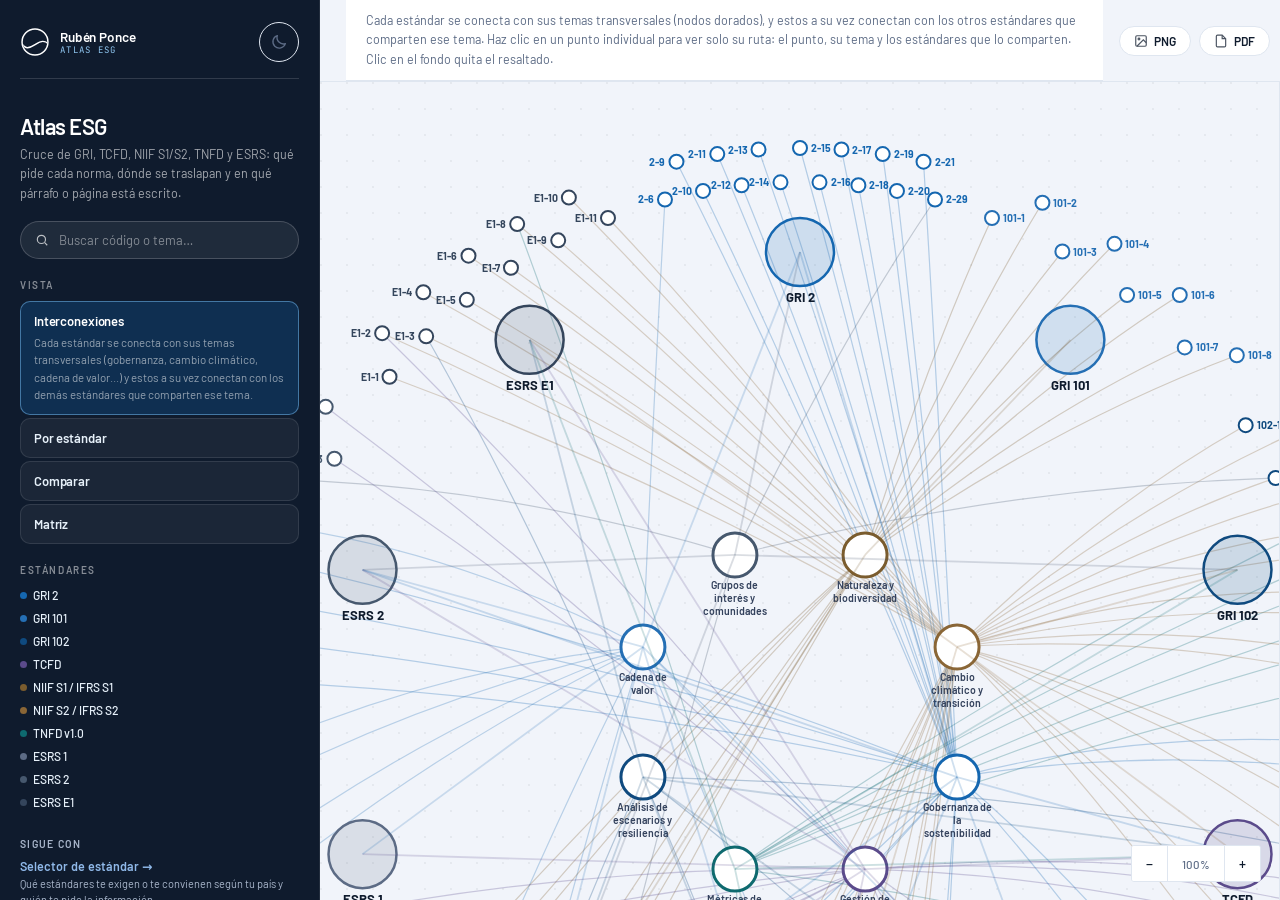
<file: herramientas/atlas-esg/index.html>
<!DOCTYPE html>
<html lang="es" data-rp-herramienta="atlas">
<head>
<meta charset="UTF-8">
<script src="../../assets/marca/tema.js"></script>

<meta name="viewport" content="width=device-width, initial-scale=1.0">
<title>Atlas ESG · Rubén Ponce</title>
<link rel="icon" href="../../assets/marca/favicon.ico" sizes="any">
<link rel="icon" type="image/svg+xml" href="../../assets/marca/favicon.svg">
<link rel="apple-touch-icon" href="../../assets/marca/favicon-180.png">

<meta name="theme-color" content="#1567B0">
<meta name="description" content="Mapa interactivo de diez estándares de sostenibilidad y sus conexiones: GRI, IFRS S1 y S2, TCFD, TNFD y ESRS.">
<meta property="og:site_name" content="Rubén Ponce">
<meta property="og:type" content="website">
<meta property="og:title" content="Atlas ESG · Rubén Ponce">
<meta property="og:description" content="Diez estándares de sostenibilidad y sus conexiones, en un mapa interactivo.">
<meta name="twitter:card" content="summary">
<link rel="preconnect" href="https://fonts.googleapis.com">
<link href="https://fonts.googleapis.com/css2?family=Barlow:wght@300;400;500;600&family=JetBrains+Mono:wght@400;500&display=swap" rel="stylesheet">
<style>
  :root{
    --navy:#0F1B2D;
    --navy-2:#0F4A7F;
    --paper:#FBFCFE;
    --paper-2:#F1F4FA;
    --ink:#0F1B2D;
    --muted:#5C6B85;
    --line:#DFE6F0;
    --white:#FFFFFF;
    --accent:#1567B0;
  }
  *{box-sizing:border-box;}
  html,body{margin:0;padding:0;height:100%;background:var(--paper);color:var(--ink);font-family:'Barlow','Segoe UI',system-ui,sans-serif;}
  h1,h2,h3,.display{font-family:'Barlow','Segoe UI',system-ui,sans-serif;font-weight:500;}

  /* ---------- Layout shell ---------- */
  .app{display:flex;flex-direction:row;height:100vh;}
  .sidebar{
    width:320px;flex:0 0 320px;background:var(--navy);color:#fff;
    padding:24px 22px 20px;display:flex;flex-direction:column;gap:18px;overflow-y:auto;
  }
  .main{flex:1 1 auto;min-width:0;display:flex;flex-direction:column;}
  .brand-block{display:flex;flex-direction:column;gap:6px;}
  .brand-row{display:flex;align-items:center;gap:12px;}
  .brand-logo{height:30px;width:auto;filter:invert(1) brightness(1.15);flex:0 0 auto;}
  .brand-row .brand-text{font-family:'Barlow','Segoe UI',system-ui,sans-serif;font-size:13px;font-weight:700;letter-spacing:.06em;color:#F1F4FA;}
  .title-block h1{font-size:24px;margin:0 0 6px;font-weight:600;letter-spacing:-.02em;color:#fff;}
  .title-block p{margin:0;font-size:12.5px;color:#C3D0E2;font-weight:400;line-height:1.55;}
  .search-box{
    background:rgba(255,255,255,.08);border:1px solid rgba(255,255,255,.22);
    border-radius:3px;padding:8px 12px;display:flex;align-items:center;gap:8px;
  }
  .search-box input{
    background:transparent;border:none;outline:none;color:#fff;font-family:'Barlow','Segoe UI',system-ui,sans-serif;font-size:13px;
    width:100%;
  }
  .search-box input::placeholder{color:#8A97AC;}
  .search-box svg{flex:0 0 auto;opacity:.7;color:#fff;}

  .nav-list{display:flex;flex-direction:column;gap:3px;}
  .nav-item{
    text-align:left;background:rgba(255,255,255,.04);border:1px solid rgba(255,255,255,.12);cursor:pointer;
    padding:9px 12px;border-radius:5px;border-left:3px solid rgba(255,255,255,.12);
    display:flex;flex-direction:column;gap:5px;font-family:'Barlow','Segoe UI',system-ui,sans-serif;
  }
  .nav-item:hover{background:rgba(255,255,255,.08);}
  .nav-item.active{background:rgba(255,255,255,.1);border-left-color:#fff;border-color:rgba(255,255,255,.22);}
  .nav-item-title{font-size:13px;font-weight:600;color:#E6F0F9;}
  .nav-item.active .nav-item-title{color:#fff;}
  .nav-item-desc{font-size:11.5px;line-height:1.55;color:#C3D0E2;display:none;}
  .nav-item.active .nav-item-desc{display:block;}

  .sidebar-section-label{font-size:11px;font-weight:700;text-transform:uppercase;letter-spacing:.08em;color:#8A97AC;margin:2px 0 -8px;}

  .sidebar-actions{display:flex;flex-direction:column;gap:8px;margin-top:auto;padding-top:6px;}
  .sidebar-contact{
    display:flex;flex-direction:column;gap:2px;margin-top:10px;padding-top:12px;
    border-top:1px solid rgba(255,255,255,.12);
  }
  .sidebar-contact-label{font-family:'Barlow','Segoe UI',system-ui,sans-serif;font-size:10px;font-weight:700;text-transform:uppercase;letter-spacing:.07em;color:#8A97AC;}
  .sidebar-relacionadas{margin:4px 0 14px;}
  .sidebar-relacionadas h2{font-family:'Barlow','Segoe UI',system-ui,sans-serif;font-size:10.5px;font-weight:600;letter-spacing:.12em;text-transform:uppercase;color:#A9B6CB;margin:0 0 8px;}
  .sidebar-relacionadas ul{list-style:none;margin:0;padding:0;display:flex;flex-direction:column;gap:8px;}
  .sidebar-relacionadas a{display:flex;flex-direction:column;gap:2px;text-decoration:none;}
  .sidebar-relacionadas b{font-size:12.5px;font-weight:600;color:#8FB8E8;}
  .sidebar-relacionadas b::after{content:" →";}
  .sidebar-relacionadas span{font-size:11px;line-height:1.4;color:#A9B6CB;}
  .sidebar-relacionadas a:hover b{text-decoration:underline;}
  .sidebar-aviso{font-size:10.5px;opacity:.8;line-height:1.5;color:#A9B6CB;margin:10px 0 0;}
  .sidebar-aviso a{color:#8FB8E8;}
  .sidebar-contact-email{font-family:'Barlow','Segoe UI',system-ui,sans-serif;font-size:11.5px;color:#DFE6F0;word-break:break-all;}
  .hint-toggle{
    font-size:12px;color:#E6F0F9;background:rgba(255,255,255,.08);border:1px solid rgba(255,255,255,.22);
    border-radius:3px;padding:9px 12px;cursor:pointer;user-select:none;font-family:'Barlow','Segoe UI',system-ui,sans-serif;
    text-align:center;
  }
  .hint-toggle:hover{background:rgba(255,255,255,.16);}

  .export-group{display:flex;gap:8px;flex:0 0 auto;padding:10px 0;}
  .export-group button{
    font-family:'Barlow','Segoe UI',system-ui,sans-serif;font-size:12px;font-weight:600;color:var(--navy);background:#fff;
    border:1px solid var(--line);border-radius:4px;padding:7px 13px;cursor:pointer;
    display:flex;align-items:center;gap:6px;
  }
  .export-group button svg{opacity:.75;}
  .export-group button:hover{background:var(--paper);border-color:#C3D0E2;}

  .theme-node circle{fill:#fff;}
  .theme-label{font-family:'Barlow','Segoe UI',system-ui,sans-serif;font-weight:600;pointer-events:none;user-select:none;}
  .panel-list{list-style:none;margin:0 0 22px;padding:0;display:flex;flex-direction:column;gap:8px;}
  .panel-list li{
    display:flex;align-items:center;gap:9px;font-size:13px;padding:8px 10px;border-radius:7px;
    background:var(--paper);border:1px solid var(--line);cursor:pointer;
  }
  .panel-list li:hover{background:var(--paper-2);}
  .panel-list .sw{width:9px;height:9px;border-radius:50%;flex:0 0 auto;}
  .panel-list .code{font-weight:700;font-size:11.5px;letter-spacing:.02em;}

  /* Zoom controls */
  .zoom-controls{
    position:absolute;bottom:18px;right:18px;display:flex;background:#fff;border:1px solid var(--line);
    border-radius:3px;overflow:hidden;z-index:15;
  }
  .zoom-controls button{
    font-family:'Barlow','Segoe UI',system-ui,sans-serif;font-size:14px;font-weight:500;color:var(--ink);background:#fff;border:none;
    padding:9px 14px;cursor:pointer;border-right:1px solid var(--line);
  }
  .zoom-controls button:last-child{border-right:none;}
  .zoom-controls button:hover{background:var(--paper-2);}
  #zoomReset{font-size:11.5px;color:var(--muted);min-width:52px;}

  /* Matrix view */
  .matrix-wrap{position:absolute;inset:0;overflow:auto;padding:26px 28px 60px;}
  table.matrix{border-collapse:separate;border-spacing:0;background:#fff;border-radius:3px;overflow:hidden;
    border:1px solid var(--line);}
  table.matrix th, table.matrix td{border-bottom:1px solid var(--line);border-right:1px solid var(--line);}
  table.matrix th.corner{background:var(--paper);position:sticky;left:0;top:0;z-index:3;}
  table.matrix th.theme-col{
    background:var(--navy);color:#fff;font-family:'Barlow','Segoe UI',system-ui,sans-serif;font-weight:600;font-size:11.5px;
    padding:10px 8px;min-width:96px;max-width:96px;text-align:center;vertical-align:bottom;position:sticky;top:0;z-index:2;
  }
  table.matrix th.std-row{
    background:var(--paper);font-family:'Barlow','Segoe UI',system-ui,sans-serif;font-weight:700;font-size:12.5px;color:var(--navy);
    padding:10px 14px;text-align:left;white-space:nowrap;position:sticky;left:0;z-index:2;min-width:190px;
  }
  table.matrix td.cell{text-align:center;padding:6px;cursor:pointer;transition:background .12s ease;}
  table.matrix td.cell:hover{background:var(--paper-2);}
  table.matrix .cell-dot{
    display:inline-flex;align-items:center;justify-content:center;width:34px;height:34px;border-radius:50%;
    font-size:12px;font-weight:700;color:#fff;
  }
  table.matrix .cell-empty{color:var(--line);font-size:14px;}
  .matrix-caption{font-size:12.5px;color:var(--muted);margin:0;max-width:600px;line-height:1.5;}
  .matrix-toolbar{display:flex;justify-content:space-between;align-items:flex-start;gap:20px;margin-bottom:16px;flex-wrap:wrap;}
  .matrix-toolbar-actions{display:flex;align-items:center;gap:10px;flex:0 0 auto;flex-wrap:wrap;}
  .matrix-toggle{
    display:flex;align-items:center;gap:8px;font-size:12.5px;font-weight:600;color:var(--navy);
    background:#fff;border:1px solid var(--line);border-radius:8px;padding:8px 14px;cursor:pointer;
    white-space:nowrap;flex:0 0 auto;
  }
  .matrix-toggle input{width:15px;height:15px;accent-color:var(--accent);cursor:pointer;}
  .matrix-export-btn{
    font-family:'Barlow','Segoe UI',system-ui,sans-serif;font-size:12.5px;font-weight:700;color:#fff;background:var(--navy);
    border:none;border-radius:8px;padding:9px 16px;cursor:pointer;white-space:nowrap;
  }
  .matrix-export-btn:hover{background:var(--navy-2);}
  td.cell-hit{background:#F5EDE0;}
  td.cell-dim{opacity:.28;}
  .cell-chip.chip-hit{background:#F5EDE0;border-color:#C39A5E !important;}
  .cell-chip.chip-dim{opacity:.25;}
  table.matrix.matrix-detailed th.theme-col{min-width:190px;max-width:190px;}
  table.matrix.matrix-detailed th.std-row{vertical-align:top;padding-top:12px;}
  td.cell-detail-cell{padding:8px;vertical-align:top;cursor:default;}
  .cell-chip-wrap{display:flex;flex-direction:column;gap:5px;}
  .cell-chip{
    display:block;font-size:11px;line-height:1.35;padding:5px 8px;border-radius:6px;
    border:1px solid var(--line);background:var(--paper);cursor:pointer;text-align:left;
  }
  .cell-chip:hover{background:var(--paper-2);}
  .cell-chip b{font-weight:700;margin-right:4px;}

  .legend{display:flex;flex-direction:column;gap:9px;padding-top:2px;}
  .chip{
    display:flex;align-items:center;gap:6px;font-size:12px;font-weight:500;
    padding:0;cursor:pointer;user-select:none;
    background:none;border:none;color:#E6F0F9;
    transition:opacity .15s ease;
  }
  .chip .dot{width:7px;height:7px;border-radius:50%;flex:0 0 auto;}
  .chip.off{opacity:.32;}
  .chip:hover{color:#fff;}

  /* ---------- Top bar (main content) ---------- */
  .top-bar{
    flex:0 0 auto;display:flex;align-items:center;justify-content:space-between;gap:16px;
    background:var(--paper-2);border-bottom:1px solid var(--line);padding:0 10px 0 26px;
  }
  .mode-hint-bar{margin:0;padding:11px 0;font-size:12px;color:var(--muted);flex:1 1 auto;}

  /* ---------- Canvas ---------- */
  .content-row{flex:1 1 auto;display:flex;min-height:0;overflow:hidden;}
  .canvas-wrap{
    flex:1 1 auto;min-width:0;position:relative;overflow:hidden;background:var(--paper);
  }
  .canvas-scroll{
    position:absolute;inset:0;overflow:auto;
    cursor:grab;
  }
  .canvas-scroll.centered{display:flex;justify-content:center;align-items:flex-start;}
  .canvas-scroll.centered svg#net{margin:auto;flex:0 0 auto;}
  .canvas-scroll.grabbing{cursor:grabbing;}
  svg#net{display:block;}

  .node-circle{transition:r .12s ease, filter .12s ease;cursor:pointer;}
  .node-circle:hover{filter:brightness(1.12);}
  .edge{fill:none;transition:opacity .2s ease, stroke-width .2s ease;}
  .node-label{font-family:'Barlow','Segoe UI',system-ui,sans-serif;pointer-events:none;user-select:none;}
  .node-code{font-family:'Barlow','Segoe UI',system-ui,sans-serif;font-weight:700;pointer-events:none;user-select:none;}

  .dim{opacity:.12 !important;}
  #net g{transition:opacity .2s ease;}
  .highlight-ring{stroke:#C39A5E;stroke-width:3px;}

  .node-tooltip{
    position:fixed;z-index:60;background:var(--navy);color:#fff;font-family:'Barlow','Segoe UI',system-ui,sans-serif;
    font-size:12px;padding:6px 10px;border-radius:3px;pointer-events:none;max-width:280px;
    line-height:1.4;
  }

  /* ---------- Detail panel ----------
     Parte del flujo (no overlay): al abrirse, reduce el ancho del lienzo
     en vez de taparlo, para poder seguir usando el mouse/zoom sobre el grafo. */
  .panel{
    width:0;flex:0 0 auto;overflow:hidden;
    background:#fff;border-left:0 solid var(--line);
    transition:width .28s cubic-bezier(.4,0,.2,1);
    display:flex;flex-direction:column;
  }
  .panel.open{width:400px;border-left-width:1px;}
  .panel-top{padding:20px 22px 14px;border-bottom:1px solid var(--line);position:relative;min-width:398px;}
  .panel-bar{height:5px;width:56px;border-radius:3px;margin-bottom:14px;}
  .panel-breadcrumb{font-size:11px;color:var(--muted);text-transform:uppercase;letter-spacing:.06em;margin-bottom:6px;font-weight:600;}
  .panel-title{font-family:'Barlow','Segoe UI',system-ui,sans-serif;font-size:22px;font-weight:600;letter-spacing:-.01em;line-height:1.2;color:var(--navy);margin:0 0 4px;}
  .panel-code{display:inline-block;font-family:'Barlow','Segoe UI',system-ui,sans-serif;font-size:12px;font-weight:700;letter-spacing:.03em;
    color:#fff;padding:3px 9px;border-radius:5px;margin-top:6px;}
  .panel-close{
    position:absolute;top:16px;right:16px;width:28px;height:28px;border-radius:50%;
    border:1px solid var(--line);background:#fff;cursor:pointer;color:var(--muted);
    display:flex;align-items:center;justify-content:center;font-size:15px;line-height:1;
  }
  .panel-close:hover{background:var(--paper-2);}
  .panel-back{
    display:inline-block;margin-bottom:12px;border:none;background:none;cursor:pointer;color:var(--muted);
    font-family:'Barlow','Segoe UI',system-ui,sans-serif;font-size:12px;font-weight:600;letter-spacing:.02em;padding:0;
  }
  .panel-back:hover{color:var(--navy);}
  .panel-body{padding:18px 22px 26px;overflow-y:auto;flex:1;min-width:398px;}
  .panel-section-label{font-size:11px;font-weight:700;text-transform:uppercase;letter-spacing:.08em;color:var(--accent);margin:0 0 6px;}
  .panel-text{font-size:14px;line-height:1.65;color:var(--ink);margin:0 0 22px;}
  #panelRef{
    font-family:'Barlow','Segoe UI',system-ui,sans-serif;font-size:12.5px;color:var(--accent);background:var(--paper);
    display:inline-block;padding:6px 11px;border-radius:6px;border:1px solid var(--line);margin-bottom:22px;
  }
  /* ---------- Compare view ---------- */
  .compare-wrap{position:absolute;inset:0;overflow:auto;padding:26px 28px 60px;}
  .compare-controls{display:flex;align-items:center;gap:14px;margin-bottom:20px;flex-wrap:wrap;}
  .compare-controls select{
    font-family:'Barlow','Segoe UI',system-ui,sans-serif;font-size:13px;font-weight:600;color:var(--navy);padding:9px 12px;
    border-radius:8px;border:1px solid var(--line);background:#fff;min-width:220px;
  }
  .compare-swap{
    height:36px;padding:0 14px;border-radius:4px;border:1px solid var(--line);background:#fff;cursor:pointer;
    color:var(--ink);font-family:'Barlow','Segoe UI',system-ui,sans-serif;font-size:12px;font-weight:600;flex:0 0 auto;
  }
  .compare-swap:hover{background:var(--paper-2);}
  .compare-theme-card{background:#fff;border:1px solid var(--line);border-radius:10px;margin-bottom:14px;overflow:hidden;}
  .compare-theme-head{padding:10px 16px;font-family:'Barlow','Segoe UI',system-ui,sans-serif;font-weight:700;font-size:13px;color:#fff;}
  .compare-theme-body{display:grid;grid-template-columns:1fr 1fr;gap:0;}
  .compare-col{padding:12px 16px;}
  .compare-col:first-child{border-right:1px solid var(--line);}
  .compare-col-label{font-size:11px;font-weight:700;text-transform:uppercase;letter-spacing:.06em;color:var(--muted);margin-bottom:8px;}
  .compare-point{font-size:12.5px;padding:6px 8px;border-radius:6px;cursor:pointer;margin-bottom:4px;display:flex;gap:7px;}
  .compare-point:hover{background:var(--paper);}
  .compare-point b{font-weight:700;}
  .compare-empty{font-size:12px;color:var(--muted);font-style:italic;padding:4px 8px;}
  .compare-unique{margin-top:8px;}
  .compare-unique-title{font-size:12.5px;font-weight:700;color:var(--muted);margin:20px 0 8px;}

  /* ---------- Print / export ---------- */
  @media print{
    .sidebar, .top-bar, .zoom-controls, .panel{display:none !important;}
    body, .app{height:auto !important;}
    .content-row{display:block !important;overflow:visible !important;}
    .canvas-wrap{position:static !important;}
    .canvas-scroll, .matrix-wrap, .compare-wrap{position:static !important;overflow:visible !important;height:auto !important;}
    svg#net{width:100% !important;height:auto !important;}
    .print-watermark{
      display:flex !important;align-items:center;gap:8px;
      position:fixed;bottom:12px;right:16px;opacity:.62;
    }
    .print-watermark img{height:24px;width:auto;}
    .print-watermark span{font-family:'Barlow','Segoe UI',system-ui,sans-serif,Arial,sans-serif;font-size:9.5px;color:#5C6B85;}
  }
  .print-watermark{display:none;}

  /* ---------- Mobile ---------- */
  @media (max-width:760px){
    .app{flex-direction:column;height:100vh;}
    .sidebar{width:100%;flex:0 0 auto;max-height:44vh;padding:16px 16px 14px;}
    .title-block h1{font-size:20px;}
    .title-block p{display:none;}
    .nav-item-desc{display:none;}
    .nav-item.active .nav-item-desc{display:block;}
    .search-box input{width:100%;}
    .content-row{position:relative;}
    .panel{
      position:fixed;top:0;right:0;height:100%;width:100%;max-width:100%;
      transform:translateX(100%);transition:transform .28s ease;z-index:30;border-left:1px solid var(--line);
    }
    .panel.open{transform:translateX(0);width:100%;}
    .panel-top, .panel-body{min-width:0;}
    .top-bar{padding:0 10px 0 16px;flex-wrap:wrap;}
    .export-group button{padding:6px 10px;font-size:11px;}
    .zoom-controls{bottom:10px;right:10px;}
    .zoom-controls button{padding:7px 10px;font-size:12px;}
    .compare-theme-body{grid-template-columns:1fr;}
    .compare-col:first-child{border-right:none;border-bottom:1px solid var(--line);}
    .compare-controls select{min-width:0;flex:1 1 42%;}
    table.matrix th.theme-col{min-width:76px;max-width:76px;font-size:10.5px;padding:8px 5px;}
    table.matrix.matrix-detailed th.theme-col{min-width:130px;max-width:130px;}
    .matrix-toolbar{flex-direction:column;align-items:stretch;}
    table.matrix th.std-row{min-width:140px;padding:8px 10px;}
  }

  ::-webkit-scrollbar{width:9px;height:9px;}
  ::-webkit-scrollbar-thumb{background:#C3D0E2;border-radius:5px;}
  ::-webkit-scrollbar-track{background:transparent;}

  /* ══════════════════════════════════════════════════════════════════════
     REDISEÑO · marca Rubén Ponce v1.1
     El lienzo era un vacío blanco con discos saturados encima. Ahora hay
     una superficie, los nodos son tenues con anillo de familia, y el raíl
     oscuro y la barra superior comparten el mismo sistema.
     No altera datos ni lógica del grafo.
     ══════════════════════════════════════════════════════════════════════ */

  :root{
    --papel:#FBFCFE; --papel-alt:#F1F4FA; --tinta:#0F1B2D; --tinta-media:#5C6B85;
    --linea:#DFE6F0; --azul:#1567B0; --azul-hondo:#0F4A7F; --azul-aire:#E6F0F9;
  }

  /* ── Raíl ────────────────────────────────────────────────────────────── */
  .sidebar{
    padding:22px 20px 18px;
    border-right:1px solid rgba(255,255,255,.08);
  }
  .brand-block{
    padding-bottom:16px; margin-bottom:16px;
    border-bottom:1px solid rgba(255,255,255,.14);
  }
  .brand-text{
    font-size:10px; font-weight:600; letter-spacing:.18em;
    color:rgba(255,255,255,.62);
  }
  .title-block h1{font-size:22px; letter-spacing:-.02em;}
  .title-block p{color:rgba(255,255,255,.62); font-size:12.5px; line-height:1.55;}

  .search-box{
    border-radius:999px; padding:9px 14px;
    background:rgba(255,255,255,.07);
    border:1px solid rgba(255,255,255,.18);
  }
  .search-box input::placeholder{color:rgba(255,255,255,.45);}

  .sidebar-section-label{
    color:rgba(255,255,255,.5); letter-spacing:.16em; font-weight:600; font-size:10px;
  }
  .nav-item{
    border-radius:10px; padding:11px 13px;
    background:rgba(255,255,255,.05);
    border:1px solid rgba(255,255,255,.10);
    transition:background .18s ease, border-color .18s ease;
  }
  .nav-item:hover{background:rgba(255,255,255,.09);}
  .nav-item.active{
    background:rgba(21,103,176,.28);
    border-color:rgba(111,178,232,.55);
  }
  .nav-item-title{font-weight:600; letter-spacing:-.01em;}
  .nav-item-desc{color:rgba(255,255,255,.55); line-height:1.5;}

  /* ── Lienzo: una superficie, no un vacío ────────────────────────────── */
  .main{background:var(--papel-alt);}
  .canvas-wrap, .canvas-scroll{background:var(--papel-alt);}
  .canvas-scroll{
    background-image:radial-gradient(circle at 1px 1px, rgba(15,27,45,.055) 1px, transparent 0);
    background-size:26px 26px;
  }

  /* ── Barra de modo: menos párrafo, más guía ─────────────────────────── */
  .mode-hint-bar{
    background:#FFFFFF;
    border-bottom:1px solid var(--linea);
    padding:11px 20px;
    font-size:12.5px; line-height:1.55; color:var(--tinta-media);
  }
  .export-group button, .export-group a{
    border-radius:999px; border:1px solid var(--linea);
    background:#FFFFFF; color:var(--tinta); font-weight:600; font-size:12px;
    padding:7px 14px;
  }
  .export-group button:hover, .export-group a:hover{
    border-color:var(--azul); color:var(--azul);
  }

  /* ── Ficha lateral derecha ──────────────────────────────────────────── */
  .panel{
    background:#FFFFFF;
    border-left:1px solid var(--linea);
    box-shadow:-8px 0 24px rgba(15,27,45,.05);
  }
  .panel-section-label{
    font-size:10px; font-weight:600; letter-spacing:.16em; text-transform:uppercase;
    color:var(--tinta-media);
  }
  .panel-code{color:var(--azul-hondo); font-weight:600;}

  /* ── Nodos ──────────────────────────────────────────────────────────── */
  .node-circle{transition:r .12s ease, opacity .12s ease;}
  .node-circle:hover{filter:none; opacity:.85;}
  .node-label{fill:var(--tinta);}

  a:focus-visible, button:focus-visible, input:focus-visible{
    outline:2px solid var(--azul); outline-offset:2px; border-radius:8px;
  }
  .sidebar a:focus-visible, .sidebar button:focus-visible, .sidebar input:focus-visible{
    outline-color:#6FB2E8;
  }

  @media (prefers-reduced-motion:reduce){
    *{transition:none !important; animation:none !important;}
  }


  /* ── Bloque de marca: isotipo + nombre, enlazado al inicio ───────────── */
  .rp-home{
    display:inline-flex; align-items:center; gap:10px;
    text-decoration:none; color:inherit; flex:none;
    border-radius:999px; padding:4px 6px 4px 4px; margin-left:-4px;
    transition:background .18s ease, opacity .18s ease;
  }
  .rp-home:hover{opacity:.82;}
  .rp-home .rp-iso{flex:none;}
  .rp-home-texto{display:flex; flex-direction:column; line-height:1.15; text-align:left;}
  .rp-home-texto b{font-size:13.5px; font-weight:600; letter-spacing:-.01em;}
  .rp-home-texto i{
    font-style:normal; font-family:'JetBrains Mono',ui-monospace,monospace;
    font-size:9px; letter-spacing:.14em; text-transform:uppercase; opacity:.62;
  }

  .sidebar .rp-home{color:#FFFFFF;}
  .sidebar .rp-home:hover{background:rgba(255,255,255,.08); opacity:1;}
  .sidebar .rp-home-texto i{color:#8FC6F0; opacity:1;}


/* ── Modo oscuro (lo activa assets/marca/tema.js) ── */
html[data-theme="dark"]{
  --paper:#0B1220; --paper-2:#0F1828; --ink:#E8EEF7; --muted:#A9B6CB; --line:#24324A; --white:#121C2E;
  --papel:#0B1220; --papel-alt:#0F1828; --tinta:#E8EEF7; --tinta-media:#A9B6CB; --linea:#24324A; --azul-aire:#15284A;
  --rp-borde:#24324A; --rp-texto-2:#A9B6CB; --rp-enlace:#6FB2E8; --rp-superficie:#121C2E;
  color-scheme:dark;
}
.brand-block{display:flex !important;flex-direction:row !important;align-items:center !important;justify-content:space-between !important;gap:12px;}
html[data-theme="dark"] .rp-tema-btn{color:#C9D2E0;border-color:rgba(255,255,255,.2);}
html[data-theme="dark"] :is(.mode-hint-bar,.panel,.export-group button,.export-group a,.zoom-controls,.zoom-controls button,table.matrix,.matrix-toggle,.panel-close,.compare-controls select,.compare-swap,.compare-theme-card){
  background:#121C2E !important;color:#E8EEF7 !important;border-color:#24324A !important;}
html[data-theme="dark"] table.matrix th.std-row{background:#121C2E !important;color:#E8EEF7 !important;}
html[data-theme="dark"] table.matrix th.std-row *{color:#E8EEF7 !important;}
html[data-theme="dark"] .theme-node circle,
html[data-theme="dark"] .node-circle[fill="#fff"]{fill:#121C2E !important;}
html[data-theme="dark"] body{background:#0B1220;color:#E8EEF7;}
</style>
</head>
<body>
<div class="app">
  <aside class="sidebar" id="sidebar">
    <div class="brand-block">
      <a class="rp-home" href="../../" title="Ir al inicio de Rubén Ponce"><svg class="rp-iso" viewBox="0 0 100 100" width="30" height="30" aria-hidden="true"><defs><clipPath id="rpDiscAtl"><circle cx="50" cy="50" r="40.75"/></clipPath></defs><g fill="none" stroke="currentColor" stroke-width="4.9"><circle cx="50" cy="50" r="43.2"/><path d="M 2 50 C 8 60 14 68.4 24 68.9 C 34 69.4 41 64.5 50 58.7 C 58.5 53.2 66 47.9 76 47.9 C 85 47.9 91 51.5 98 60" clip-path="url(#rpDiscAtl)"/></g></svg><span class="rp-home-texto"><b>Rubén Ponce</b><i>Atlas ESG</i></span></a>
      <span data-rp-tema></span>
    </div>
    <div class="title-block">
      <h1>Atlas ESG</h1>
      <p>Cruce de GRI, TCFD, NIIF S1/S2, TNFD y ESRS: qué pide cada norma, dónde se traslapan y en qué párrafo o página está escrito.</p>
    </div>
    <div class="search-box">
      <svg width="14" height="14" viewBox="0 0 24 24" fill="none" stroke="currentColor" stroke-width="2"><circle cx="11" cy="11" r="7"/><line x1="21" y1="21" x2="16.65" y2="16.65"/></svg>
      <input id="searchInput" type="text" placeholder="Buscar código o tema…">
    </div>

    <div class="sidebar-section-label">Vista</div>
    <nav class="nav-list" id="viewToggle">
      <button class="nav-item active" data-mode="network" data-desc="Cada estándar se conecta con sus temas transversales (gobernanza, cambio climático, cadena de valor…) y estos a su vez conectan con los demás estándares que comparten ese tema. La vista para ver de un vistazo qué tan alineados están GRI, TCFD, NIIF, TNFD y ESRS entre sí.">
        <span class="nav-item-title">Interconexiones</span>
        <span class="nav-item-desc">Cada estándar se conecta con sus temas transversales (gobernanza, cambio climático, cadena de valor…) y estos a su vez conectan con los demás estándares que comparten ese tema.</span>
      </button>
      <button class="nav-item" data-mode="hierarchy" data-desc="Recorre cada estándar en su propia jerarquía: pilares o secciones que se expanden en sus puntos de divulgación individuales. Útil cuando ya sabes qué norma necesitas y quieres leerla completa, en orden.">
        <span class="nav-item-title">Por estándar</span>
        <span class="nav-item-desc">Recorre cada estándar en su propia jerarquía: pilares que se expanden en sus puntos de divulgación individuales.</span>
      </button>
      <button class="nav-item" data-mode="compare" data-desc="Elige dos estándares y ve qué temas comparten, con los puntos exactos de cada lado, y cuáles son exclusivos de uno u otro. Pensado para armar diagnósticos combinados, como NIIF S1+S2 o TNFD+TCFD.">
        <span class="nav-item-title">Comparar</span>
        <span class="nav-item-desc">Elige dos estándares y ve qué temas comparten, con los puntos exactos de cada lado, y cuáles son exclusivos.</span>
      </button>
      <button class="nav-item" data-mode="matrix" data-desc="Una tabla de estándares por tema transversal, con el conteo o el detalle de los puntos que caen en cada cruce. La forma más rápida de ver qué tan cubierto está un tema entre todas las normas, y de exportarla a CSV.">
        <span class="nav-item-title">Matriz</span>
        <span class="nav-item-desc">Tabla de estándares por tema transversal, con el conteo o el detalle de los puntos que caen en cada cruce.</span>
      </button>
    </nav>

    <div class="sidebar-section-label">Estándares</div>
    <div class="legend" id="legend"></div>

    <div class="sidebar-actions">
      <div class="hint-toggle" id="expandAllBtn" style="display:none;">Expandir todo</div>
      <div class="hint-toggle" id="collapseAllBtn" style="display:none;">Colapsar todo</div>

      <nav class="sidebar-relacionadas" aria-label="Herramientas relacionadas">
        <h2>Sigue con</h2>
        <ul>
          <li><a href="../selector-estandar/"><b>Selector de estándar</b><span>Qué estándares te exigen o te convienen según tu país y quién te pide la información.</span></a></li>
          <li><a href="../glosario-esg/"><b>Glosario ESG</b><span>Los términos de cada estándar, con el marco que los define.</span></a></li>
          <li><a href="../tracker-issb/"><b>Tracker del ISSB</b><span>Qué países de América ya adoptaron las NIIF S1 y S2, y desde cuándo.</span></a></li>
        </ul>
      </nav>
      <div class="sidebar-contact">
        <span class="sidebar-contact-label">Correo de contacto</span>
        <span class="sidebar-contact-email">ruben.isai.ponce.barcelo@gmail.com</span>
      </div>
      <p class="sidebar-aviso">Para mayores de 18 años. Orientación general: no es asesoría profesional ni certifica el cumplimiento de ninguna norma. Esta herramienta no guarda datos personales.</p>
    </div>
  </aside>

  <div class="main">
    <div class="top-bar">
      <p id="modeHint" class="mode-hint-bar"></p>
      <div class="export-group" id="exportGroup">
        <button id="exportPng" title="Exportar la vista actual como imagen PNG">
          <svg width="14" height="14" viewBox="0 0 24 24" fill="none" stroke="currentColor" stroke-width="2"><rect x="3" y="3" width="18" height="18" rx="2"/><circle cx="8.5" cy="8.5" r="1.5"/><path d="M21 15l-5-5L5 21"/></svg>
          PNG
        </button>
        <button id="exportPdf" title="Exportar la vista actual como PDF">
          <svg width="14" height="14" viewBox="0 0 24 24" fill="none" stroke="currentColor" stroke-width="2"><path d="M14 2H6a2 2 0 0 0-2 2v16a2 2 0 0 0 2 2h12a2 2 0 0 0 2-2V8z"/><polyline points="14 2 14 8 20 8"/></svg>
          PDF
        </button>
      </div>
    </div>

    <div class="content-row">
      <div class="canvas-wrap">
        <div class="canvas-scroll centered" id="scrollArea">
          <svg id="net" xmlns="http://www.w3.org/2000/svg"></svg>
        </div>
        <div class="matrix-wrap" id="matrixWrap" style="display:none;"></div>
        <div class="compare-wrap" id="compareWrap" style="display:none;"></div>
        <div class="zoom-controls" id="zoomControls">
          <button id="zoomOut" title="Alejar">−</button>
          <button id="zoomReset" title="Restablecer">100%</button>
          <button id="zoomIn" title="Acercar">+</button>
        </div>
        <div class="node-tooltip" id="nodeTooltip" style="display:none;"></div>
        <div class="print-watermark" id="printWatermark">
          <img id="printWatermarkImg" alt="">
          <span>ruben.isai.ponce.barcelo@gmail.com</span>
        </div>
      </div>
      <div class="panel" id="panel">
        <div class="panel-top">
          <button class="panel-back" id="panelBack" style="display:none;" title="Volver">Volver</button>
          <button class="panel-close" id="panelClose">✕</button>
          <div class="panel-bar" id="panelBar"></div>
          <div class="panel-breadcrumb" id="panelBreadcrumb"></div>
          <h3 class="panel-title" id="panelTitle"></h3>
          <span class="panel-code" id="panelCode"></span>
        </div>
        <div class="panel-body">
          <div class="panel-section-label">Descripción</div>
          <p class="panel-text" id="panelDesc"></p>
          <div class="panel-section-label" id="panelScopeLabel">Alcance</div>
          <p class="panel-text" id="panelScope"></p>
        <div class="panel-section-label" id="panelRefLabel" style="display:none;">Fuente</div>
        <p class="panel-text" id="panelRef" style="display:none;"></p>
        <div class="panel-section-label" id="panelListLabel" style="display:none;">Puntos conectados a este tema</div>
        <ul class="panel-list" id="panelList" style="display:none;"></ul>
        <div class="panel-section-label" id="panelThemesLabel" style="display:none;">También se relaciona con</div>
        <div id="panelThemes" style="display:none;margin-bottom:22px;"></div>
      </div>
    </div>
  </div>
</div>
</div>

<script>
// Tinte de marca: relleno claro + anillo del color de familia. Calma el lienzo
// sin perder la codificación por emisor del nodo.
function tinte(hex, a){
  const h = String(hex).replace('#','');
  const r = parseInt(h.slice(0,2),16), g = parseInt(h.slice(2,4),16), b = parseInt(h.slice(4,6),16);
  return 'rgba(' + r + ',' + g + ',' + b + ',' + (a || 0.14) + ')';
}

/* =========================================================
   DATA
   ========================================================= */
const STANDARDS = [
  {
    id:'gri2', code:'GRI 2', name:'Contenidos Generales 2021', color:'#1567B0',
    description:'Estándar Universal GRI que cubre las prácticas de reporte, actividades, gobernanza, estrategia y participación de grupos de interés de cualquier organización, sin importar el tema material.',
    sections:[
      {id:'g2-s1', name:'1. La organización y sus prácticas de reporte', description:'Identifica a la organización informante y cómo, cuándo y con qué alcance elabora su informe.', points:[
        {code:'2-1', title:'Detalles organizacionales', description:'Recoge el nombre legal, la naturaleza de la propiedad, la forma jurídica y la ubicación de la sede, junto con los países donde opera la organización.', scope:'No admite omisión bajo ningún supuesto; toda organización que reporta con GRI debe presentarlo.'},
        {code:'2-2', title:'Entidades incluidas en la presentación de informes de sostenibilidad', description:'Enumera las entidades que cubre el informe de sostenibilidad y aclara cómo se concilian con el perímetro de los estados financieros consolidados.', scope:'Cobra relevancia en grupos con subsidiarias, negocios conjuntos o participaciones minoritarias.'},
        {code:'2-3', title:'Periodo objeto del informe, frecuencia y punto de contacto', description:'Fija el periodo que cubre el informe, la frecuencia con que se publica, la fecha de publicación y un punto de contacto para consultas.', scope:'Si el periodo no coincide con el año fiscal, la organización debe justificar la diferencia.'},
        {code:'2-4', title:'Reexpresión de la información', description:'Señala los datos de periodos anteriores que se corrigieron y explica el motivo del cambio.', scope:'Solo procede cuando existen reexpresiones; de lo contrario se declara que no las hubo.'},
        {code:'2-5', title:'Verificación externa', description:'Precisa si el informe, o partes de él, pasó por un proceso de verificación externa, quién lo realizó y con qué alcance.', scope:'Se activa cuando la organización somete su reporte a aseguramiento independiente.'},
      ]},
      {id:'g2-s2', name:'2. Actividades y trabajadores', description:'Describe el perfil operativo de la organización y su fuerza laboral.', points:[
        {code:'2-6', title:'Actividades, cadena de valor y otras relaciones comerciales', description:'Retrata el sector y las actividades de la organización, sus productos y servicios, y las relaciones comerciales que conforman su cadena de valor.', scope:'Incorpora proveedores, distribuidores y otros socios comerciales relevantes.'},
        {code:'2-7', title:'Empleados', description:'Cuantifica la plantilla total por tipo de contrato, jornada y género, y señala las variaciones significativas durante el periodo.', scope:'Cubre al personal contratado de forma directa; el desglose regional se añade cuando es posible.'},
        {code:'2-8', title:'Trabajadores que no son empleados', description:'Explica qué tipo de trabajo realizan las personas vinculadas a la organización sin ser empleados directos, como contratistas o personal de agencia.', scope:'Corresponde cuando este colectivo aporta una parte significativa de las actividades.'},
      ]},
      {id:'g2-s3', name:'3. Gobernanza', description:'Presenta la estructura, composición y funciones del máximo órgano de gobierno.', points:[
        {code:'2-9', title:'Estructura de gobernanza y composición', description:'Retrata la estructura del máximo órgano de gobierno, sus comités y la composición de sus integrantes en términos de independencia, antigüedad, género y diversidad.', scope:'Se limita al máximo órgano de gobierno y a los comités que lo apoyan.'},
        {code:'2-10', title:'Nombramiento y selección del máximo órgano de gobierno', description:'Explica los criterios y el proceso mediante los cuales se nombra y selecciona a quienes integran el órgano de gobierno.', scope:'Debe indicar si la independencia y la diversidad forman parte de esos criterios.'},
        {code:'2-11', title:'Presidente del máximo órgano de gobierno', description:'Señala si quien preside el órgano de gobierno ocupa también un puesto ejecutivo, y detalla cómo se gestiona ese posible conflicto de roles.', scope:'Solo aplica cuando existe esa coincidencia entre presidencia y dirección ejecutiva.'},
        {code:'2-12', title:'Función del máximo órgano de gobierno en la supervisión de la gestión de impactos', description:'Detalla la manera en que el órgano de gobierno supervisa la identificación y gestión de los impactos económicos, ambientales y sociales de la organización.', scope:'Incorpora la revisión de la debida diligencia y la participación de los grupos de interés.'},
        {code:'2-13', title:'Delegación de la responsabilidad de la gestión de impactos', description:'Explica cómo se traslada la responsabilidad de gestionar los impactos hacia la alta dirección u otros comités delegados.', scope:'Especifica con qué frecuencia esos comités reportan de vuelta al órgano de gobierno.'},
        {code:'2-14', title:'Función del máximo órgano de gobierno en la elaboración de informes de sostenibilidad', description:'Señala si el órgano de gobierno revisa y aprueba la información reportada, incluidos los temas materiales identificados.', scope:'Se limita al proceso de aprobación previo a la publicación del informe.'},
        {code:'2-15', title:'Conflictos de interés', description:'Detalla los mecanismos para prevenir y gestionar conflictos de interés dentro del órgano de gobierno, y cómo se comunican a los grupos de interés.', scope:'Contempla participaciones cruzadas y relaciones con partes relacionadas.'},
        {code:'2-16', title:'Comunicación de preocupaciones críticas', description:'Explica los canales disponibles para comunicar preocupaciones críticas al órgano de gobierno y cuántas se recibieron durante el periodo.', scope:'Se acota a las preocupaciones de naturaleza significativa surgidas en el periodo reportado.'},
        {code:'2-17', title:'Conocimientos colectivos del máximo órgano de gobierno', description:'Enumera las acciones tomadas para reforzar el conocimiento colectivo del órgano de gobierno sobre asuntos de sostenibilidad.', scope:'Incluye capacitaciones, asesorías externas o consultas con especialistas.'},
        {code:'2-18', title:'Evaluación del desempeño del máximo órgano de gobierno', description:'Indica si el desempeño del órgano de gobierno en la supervisión de impactos se evalúa, con qué independencia y con qué frecuencia.', scope:'Debe describir las acciones que se tomaron a partir de los resultados de esa evaluación.'},
        {code:'2-19', title:'Políticas de remuneración', description:'Describe la política de remuneración del órgano de gobierno y de la alta dirección, incluidos los componentes variables ligados a sostenibilidad.', scope:'Abarca remuneración fija, variable, beneficios y compensación por retiro.'},
        {code:'2-20', title:'Proceso para determinar la remuneración', description:'Explica el proceso para diseñar esa política de remuneración, incluida la independencia con la que se define y la consulta a grupos de interés.', scope:'Señala si se recurre a asesores independientes durante ese proceso.'},
        {code:'2-21', title:'Ratio de compensación total anual', description:'Calcula el ratio entre la compensación total anual de la persona mejor pagada y la mediana de compensación del resto de la plantilla.', scope:'Suma el ratio de incremento porcentual respecto al año anterior cuando corresponde.'},
      ]},
      {id:'g2-s4', name:'4. Estrategia, políticas y prácticas', description:'Presenta los compromisos de conducta empresarial responsable de la organización.', points:[
        {code:'2-22', title:'Declaración sobre la estrategia de desarrollo sostenible', description:'Recoge una declaración de la máxima autoridad de toma de decisiones sobre el peso que tiene la sostenibilidad en la estrategia de la organización.', scope:'Suele publicarse como carta o mensaje introductorio del informe.'},
        {code:'2-23', title:'Compromisos políticos', description:'Detalla los compromisos de conducta empresarial responsable, entre ellos las políticas de derechos humanos.', scope:'Precisa si esos compromisos están alineados con instrumentos internacionales reconocidos.'},
        {code:'2-24', title:'Integración de los compromisos políticos', description:'Explica cómo se trasladan esos compromisos a las políticas y prácticas operativas del día a día.', scope:'Incluye la asignación de responsabilidades internas y la capacitación asociada.'},
        {code:'2-25', title:'Procesos para remediar impactos negativos', description:'Describe los procesos con los que la organización identifica y remedia los impactos negativos que causó o a los que contribuyó.', scope:'Contempla los mecanismos de reclamación disponibles para las personas afectadas.'},
        {code:'2-26', title:'Mecanismos para solicitar asesoramiento y presentar preocupaciones', description:'Detalla los canales disponibles para que los grupos de interés soliciten asesoramiento o reporten preocupaciones éticas.', scope:'Valora también la accesibilidad real de esos canales, no solo su existencia.'},
        {code:'2-27', title:'Cumplimiento de leyes y normativas', description:'Reporta los casos significativos de incumplimiento de leyes y normativas, incluidas multas y sanciones no monetarias.', scope:'Cubre únicamente los incumplimientos ocurridos durante el periodo del informe.'},
        {code:'2-28', title:'Afiliación a asociaciones', description:'Enumera las asociaciones industriales, cámaras de comercio y otras organizaciones a las que pertenece la entidad.', scope:'Se centra en las membresías con función de incidencia relevante para la organización.'},
      ]},
      {id:'g2-s5', name:'5. Participación de los grupos de interés', description:'Explica cómo dialoga la organización con sus grupos de interés.', points:[
        {code:'2-29', title:'Enfoque para la participación de los grupos de interés', description:'Explica el enfoque de la organización para identificar a sus grupos de interés y dialogar con ellos.', scope:'Precisa el propósito de ese diálogo y cómo se usa la retroalimentación recibida.'},
        {code:'2-30', title:'Acuerdos de negociación colectiva', description:'Reporta qué porcentaje de la plantilla está cubierto por acuerdos de negociación colectiva.', scope:'Cuando ese porcentaje es bajo, explica cómo se determinan las condiciones laborales del resto.'},
      ]},
    ]
  },
  {
    id:'gri101', code:'GRI 101', name:'Biodiversidad 2024', color:'#256FB4',
    description:'Estándar Temático GRI que cubre los impactos de la organización sobre la biodiversidad y su gestión. Entra en vigor el 1 de enero de 2026.',
    sections:[
      {id:'g101-s1', name:'1. Contenidos sobre gestión del tema', description:'Presenta las políticas y acciones de gestión relacionadas con biodiversidad.', points:[
        {code:'101-1', title:'Políticas para detener y revertir la pérdida de biodiversidad', description:'Detalla las políticas públicas de la organización para detener y revertir la pérdida de biodiversidad, incluida su alineación con marcos como el Marco Mundial de Biodiversidad de Kunming-Montreal.', scope:'Corresponde cuando la biodiversidad se determinó como tema material.'},
        {code:'101-2', title:'Gestión de los impactos sobre la biodiversidad', description:'Explica las acciones para evitar, reducir, restaurar y compensar impactos sobre la biodiversidad siguiendo la jerarquía de mitigación.', scope:'Cubre las operaciones propias y, cuando resulte pertinente, la cadena de suministro.'},
        {code:'101-3', title:'Acceso y participación en los beneficios', description:'Describe el enfoque de la organización frente al acceso a recursos genéticos y la repartición justa y equitativa de los beneficios que se derivan de su uso.', scope:'Rige para organizaciones cuyas actividades involucran recursos genéticos o conocimiento tradicional asociado.'},
      ]},
      {id:'g101-s2', name:'2. Contenidos temáticos', description:'Reporta impactos, ubicaciones e indicadores específicos de biodiversidad.', points:[
        {code:'101-4', title:'Identificación de los impactos sobre la biodiversidad', description:'Explica el proceso con el que la organización identifica sus impactos reales y potenciales sobre la biodiversidad a lo largo de la cadena de valor.', scope:'Abarca operaciones propias, cadena de suministro y otras relaciones comerciales.'},
        {code:'101-5', title:'Ubicaciones con impactos sobre la biodiversidad', description:'Reporta las ubicaciones propias y de proveedores con impactos reales o potenciales, señalando su cercanía a áreas ecológicamente sensibles.', scope:'Se acota a los sitios y proveedores identificados como relevantes en 101-4.'},
        {code:'101-6', title:'Impulsores directos de la pérdida de biodiversidad', description:'Reporta, para cada ubicación, los impulsores directos de la pérdida de biodiversidad presentes: cambio de uso de suelo, sobreexplotación, cambio climático, contaminación y especies invasoras.', scope:'Se presenta desglosado por cada ubicación identificada en 101-5.'},
        {code:'101-7', title:'Cambios en el estado de la biodiversidad', description:'Reporta los cambios observados en el estado de los ecosistemas y las especies en las ubicaciones con impactos identificados.', scope:'Solo procede cuando existen datos de monitoreo disponibles.'},
        {code:'101-8', title:'Servicios de los ecosistemas', description:'Identifica los servicios ecosistémicos y a los beneficiarios afectados, o potencialmente afectados, por las actividades de la organización.', scope:'Comprende servicios de aprovisionamiento, de regulación y mantenimiento, y culturales.'},
      ]},
    ]
  },
  {
    id:'gri102', code:'GRI 102', name:'Cambio Climático 2025', color:'#0F4A7F',
    description:'Estándar Temático GRI centrado en la mitigación, adaptación y transición justa frente al cambio climático. Entra en vigor el 1 de enero de 2027.',
    sections:[
      {id:'g102-s1', name:'1. Contenidos sobre gestión del tema', description:'Presenta los planes de transición y adaptación climática de la organización.', points:[
        {code:'102-1', title:'Plan de transición para la mitigación del cambio climático', description:'Describe el plan de transición de la organización, su alineación con la meta de 1.5°C, el gasto asociado y cómo se integra en la estrategia del negocio.', scope:'Corresponde cuando el cambio climático es tema material; incorpora la gobernanza y los objetivos del propio plan.'},
        {code:'102-2', title:'Plan de adaptación al cambio climático', description:'Detalla las acciones de adaptación frente a los riesgos físicos del cambio climático que la organización identificó.', scope:'Rige para operaciones y cadena de valor expuestas a esos riesgos físicos.'},
      ]},
      {id:'g102-s2', name:'2. Contenidos temáticos', description:'Reporta emisiones, objetivos y mecanismos de compensación climática.', points:[
        {code:'102-3', title:'Transición justa', description:'Explica cómo se gestionan los impactos sociales y laborales de la transición climática, incluido el diálogo con trabajadores y comunidades.', scope:'Se limita a las ubicaciones operativas afectadas por la transición.'},
        {code:'102-4', title:'Objetivos de reducción de emisiones de GEI y progreso', description:'Reporta los objetivos de reducción de gases de efecto invernadero, su año base, su alcance y el progreso alcanzado.', scope:'Cubre metas de corto, mediano y largo plazo, incluidas las basadas en ciencia bajo SBTi.'},
        {code:'102-5', title:'Emisiones de GEI de Alcance 1', description:'Reporta las emisiones directas provenientes de fuentes que la organización posee o controla.', scope:'Se calcula con el GHG Protocol, según el enfoque de consolidación elegido.'},
        {code:'102-6', title:'Emisiones de GEI de Alcance 2', description:'Reporta las emisiones indirectas asociadas a electricidad, calor o vapor comprados, bajo el método de base ubicación y base mercado.', scope:'Corresponde a todas las instalaciones que consumen energía comprada.'},
        {code:'102-7', title:'Emisiones de GEI de Alcance 3', description:'Reporta las emisiones indirectas de la cadena de valor, desglosadas por las categorías relevantes del GHG Protocol.', scope:'Se acota a las categorías upstream y downstream pertinentes para la organización.'},
        {code:'102-8', title:'Intensidad de las emisiones de GEI', description:'Calcula ratios de intensidad de emisiones respecto a una métrica de la organización, como ingresos o unidades producidas.', scope:'Se construye a partir de las emisiones reportadas en 102-5, 102-6 y, cuando aplica, 102-7.'},
        {code:'102-9', title:'Remociones de GEI en la cadena de valor', description:'Reporta las remociones de gases de efecto invernadero logradas dentro de la propia cadena de valor, por ejemplo mediante proyectos de captura o forestación propios.', scope:'Se diferencia de los créditos de carbono comprados a terceros, que se reportan en 102-10.'},
        {code:'102-10', title:'Créditos de carbono', description:'Reporta los créditos de carbono comprados y cancelados, el tipo de proyecto del que provienen y su estándar de certificación.', scope:'Corresponde cuando la organización recurre a créditos de carbono como parte de sus compromisos climáticos.'},
      ]},
    ]
  },
  {
    id:'tcfd', code:'TCFD', name:'Recomendaciones sobre Divulgaciones Financieras Relacionadas con el Clima (2017)', color:'#5B4B8B',
    description:'Marco voluntario que organiza la divulgación climática en cuatro pilares: gobernanza, estrategia, gestión del riesgo, y métricas y objetivos. Es la base estructural que retoman IFRS S2 y TNFD.',
    sections:[
      {id:'tcfd-gov', name:'Gobernanza', description:'Supervisión organizacional de los riesgos y oportunidades climáticas.', points:[
        {code:'TCFD-G1', title:'Supervisión del consejo', description:'Explica de qué manera el consejo de administración supervisa los riesgos y oportunidades relacionados con el clima.', scope:'Se limita al máximo órgano de gobierno.'},
        {code:'TCFD-G2', title:'Función de la dirección', description:'Detalla el papel de la alta dirección en la evaluación y gestión de esos riesgos y oportunidades.', scope:'Incorpora los comités o roles ejecutivos responsables del tema.'},
      ]},
      {id:'tcfd-strat', name:'Estrategia', description:'Riesgos, oportunidades y resiliencia climática de la estrategia.', points:[
        {code:'TCFD-E1', title:'Riesgos y oportunidades identificados', description:'Identifica los riesgos y oportunidades climáticas de la organización en el corto, mediano y largo plazo.', scope:'Distingue entre riesgos físicos y riesgos de transición.'},
        {code:'TCFD-E2', title:'Impacto en el negocio, la estrategia y la planificación financiera', description:'Explica el impacto de esos riesgos y oportunidades sobre el negocio, la estrategia y la planificación financiera.', scope:'Abarca productos, cadena de suministro, operaciones e inversión en adaptación.'},
        {code:'TCFD-E3', title:'Resiliencia de la estrategia', description:'Evalúa la resiliencia de la estrategia frente a distintos escenarios climáticos, incluido uno de 2°C o inferior.', scope:'Exige el uso de análisis de escenarios climáticos.'},
      ]},
      {id:'tcfd-risk', name:'Gestión del riesgo', description:'Procesos para identificar, evaluar y gestionar riesgos climáticos.', points:[
        {code:'TCFD-R1', title:'Procesos de identificación y evaluación', description:'Detalla los procesos con los que la organización identifica y evalúa los riesgos relacionados con el clima.', scope:'Incluye la definición de riesgo relevante que utiliza la organización.'},
        {code:'TCFD-R2', title:'Procesos de gestión', description:'Describe los procesos con los que la organización gestiona esos riesgos climáticos.', scope:'Cubre decisiones de mitigación, transferencia, aceptación o control del riesgo.'},
        {code:'TCFD-R3', title:'Integración en la gestión general del riesgo', description:'Explica cómo esos procesos climáticos se integran en la gestión general de riesgos de la organización.', scope:'Se aplica al sistema de gestión de riesgos corporativo en su conjunto.'},
      ]},
      {id:'tcfd-metrics', name:'Métricas y objetivos', description:'Indicadores y metas usadas para gestionar el desempeño climático.', points:[
        {code:'TCFD-M1', title:'Métricas utilizadas', description:'Detalla las métricas que la organización usa para evaluar riesgos y oportunidades climáticas, conforme a su estrategia y su proceso de gestión de riesgos.', scope:'Se alinea, cuando es posible, con los estándares propios del sector.'},
        {code:'TCFD-M2', title:'Emisiones de GEI Alcance 1, 2 y 3', description:'Reporta las emisiones de Alcance 1, Alcance 2 y, cuando corresponde, Alcance 3, junto con los riesgos asociados.', scope:'Recomienda usar el GHG Protocol como metodología de cálculo.'},
        {code:'TCFD-M3', title:'Objetivos y desempeño', description:'Describe los objetivos que la organización usa para gestionar riesgos y oportunidades climáticas, y el desempeño frente a ellos.', scope:'Incluye metas de emisiones, eficiencia energética o uso de agua.'},
      ]},
    ]
  },
  {
    id:'ifrs-s1', code:'NIIF S1 / IFRS S1', name:'Requerimientos Generales para la Información a Revelar relacionada con la Sostenibilidad', color:'#7A5C2E',
    description:'Norma del ISSB que establece los requerimientos generales para divulgar riesgos y oportunidades de sostenibilidad que razonablemente podrían afectar los flujos de efectivo, el acceso a financiamiento o el costo de capital de la entidad.',
    sections:[
      {id:'s1-gov', name:'Gobernanza', description:'Supervisión de riesgos y oportunidades de sostenibilidad.', points:[
        {code:'S1-G1', title:'Órgano(s) de gobierno responsable', description:'Identifica el órgano u órganos responsables de supervisar los riesgos y oportunidades de sostenibilidad.', scope:'Especifica con qué frecuencia se informa a ese órgano.'},
        {code:'S1-G2', title:'Función de la dirección', description:'Detalla el papel de la dirección en los procesos, controles y procedimientos usados para vigilar y gestionar esos riesgos y oportunidades.', scope:'Señala si existe un rol o comité delegado y su relación con el órgano de gobierno.'},
      ]},
      {id:'s1-strat', name:'Estrategia', description:'Efectos de la sostenibilidad sobre el modelo de negocio y las finanzas.', points:[
        {code:'S1-E1', title:'Riesgos y oportunidades identificados', description:'Identifica los riesgos y oportunidades de sostenibilidad que razonablemente podrían afectar las perspectivas de la entidad.', scope:'Cubre el horizonte de corto, mediano y largo plazo que la propia entidad define.'},
        {code:'S1-E2', title:'Efectos en el modelo de negocio y la cadena de valor', description:'Explica los efectos actuales y anticipados de esos riesgos y oportunidades sobre el modelo de negocio y la cadena de valor.', scope:'Señala en qué punto de la cadena de valor se concentran.'},
        {code:'S1-E3', title:'Efectos en la estrategia y la toma de decisiones', description:'Describe cómo la entidad ha respondido, o planea responder, incluidos los cambios en la asignación de recursos.', scope:'Incorpora los planes de transición existentes y su relación con la estrategia general.'},
        {code:'S1-E4', title:'Efectos financieros actuales y anticipados', description:'Cuantifica los efectos sobre la posición financiera, el rendimiento financiero y los flujos de efectivo de la entidad.', scope:'Exige cuantificación siempre que sea posible sin un esfuerzo o costo desproporcionado.'},
        {code:'S1-E5', title:'Resiliencia de la estrategia', description:'Evalúa la resiliencia de la estrategia y el modelo de negocio frente a la incertidumbre de sostenibilidad.', scope:'Puede apoyarse en análisis de escenarios u otros métodos de evaluación.'},
      ]},
      {id:'s1-risk', name:'Gestión del riesgo', description:'Procesos para identificar y priorizar riesgos y oportunidades.', points:[
        {code:'S1-R1', title:'Procesos para riesgos', description:'Detalla los procesos para identificar, evaluar, priorizar y supervisar los riesgos de sostenibilidad, y su integración con la gestión general de riesgos.', scope:'Incluye los insumos, las métricas y el uso de análisis de escenarios.'},
        {code:'S1-R2', title:'Procesos para oportunidades', description:'Detalla los procesos equivalentes que la entidad aplica para identificar y supervisar oportunidades de sostenibilidad.', scope:'Se presenta junto al proceso de riesgos para mostrar su integración.'},
      ]},
      {id:'s1-metrics', name:'Métricas y objetivos', description:'Indicadores y metas de desempeño en sostenibilidad.', points:[
        {code:'S1-M1', title:'Métricas transversales', description:'Reporta las métricas con las que la entidad mide y monitorea su desempeño frente a riesgos y oportunidades de sostenibilidad.', scope:'Incorpora métricas cuantitativas y cualitativas relevantes para la entidad.'},
        {code:'S1-M2', title:'Objetivos establecidos', description:'Describe los objetivos que la entidad fijó, o que debe cumplir por ley, para gestionar sus riesgos y oportunidades, y el progreso logrado.', scope:'Incluye año base, hitos intermedios y la metodología utilizada.'},
        {code:'S1-M3', title:'Métricas sectoriales (referencia SASB)', description:'Reporta métricas específicas del sector de la entidad, tomando como referencia las Normas SASB u otras guías aplicables.', scope:'Corresponde cuando existen métricas sectoriales pertinentes para los riesgos identificados.'},
      ]},
    ]
  },
  {
    id:'ifrs-s2', code:'NIIF S2 / IFRS S2', name:'Información Financiera a Revelar Relacionada con el Clima', color:'#8A6636',
    description:'Norma del ISSB que aplica la misma estructura de cuatro pilares de NIIF S1, con requerimientos específicos para riesgos y oportunidades climáticas, incluyendo métricas de emisiones y guía sectorial.',
    sections:[
      {id:'s2-gov', name:'Gobernanza', description:'Supervisión de riesgos y oportunidades climáticas.', points:[
        {code:'S2-G1', title:'Órgano de gobierno responsable del clima', description:'Identifica el órgano u órganos responsables de supervisar los riesgos y oportunidades climáticas.', scope:'Sigue la misma estructura de NIIF S1, aplicada de forma específica al clima.'},
        {code:'S2-G2', title:'Función de la dirección en temas climáticos', description:'Detalla el papel de la dirección en la gestión y supervisión de esos riesgos y oportunidades.', scope:'Incorpora los comités o roles ejecutivos dedicados al clima.'},
      ]},
      {id:'s2-strat', name:'Estrategia', description:'Riesgos físicos, de transición y resiliencia climática.', points:[
        {code:'S2-E1', title:'Riesgos y oportunidades climáticas', description:'Identifica los riesgos físicos, agudos y crónicos, y los riesgos de transición, junto con las oportunidades climáticas relevantes para la entidad.', scope:'Cubre el horizonte de corto, mediano y largo plazo.'},
        {code:'S2-E2', title:'Efectos en modelo de negocio y cadena de valor', description:'Explica los efectos actuales y anticipados sobre el modelo de negocio y la cadena de valor.', scope:'Señala la concentración geográfica y sectorial de la exposición climática.'},
        {code:'S2-E3', title:'Efectos financieros actuales y anticipados', description:'Cuantifica los efectos financieros sobre la posición y el desempeño de la entidad.', scope:'Exige cuantificación siempre que resulte razonablemente posible.'},
        {code:'S2-E4', title:'Plan de transición climática', description:'Describe el plan de transición climática de la entidad: sus objetivos, sus acciones clave y el uso de compensaciones de carbono cuando aplica.', scope:'Corresponde cuando la entidad adoptó, o está desarrollando, un plan de transición.'},
        {code:'S2-E5', title:'Resiliencia climática', description:'Evalúa la resiliencia de la estrategia y el modelo de negocio mediante análisis de escenarios climáticos.', scope:'Exige al menos un escenario alineado con el Acuerdo de París.'},
      ]},
      {id:'s2-risk', name:'Gestión del riesgo', description:'Procesos de identificación e integración de riesgos climáticos.', points:[
        {code:'S2-R1', title:'Procesos para riesgos climáticos', description:'Detalla los procesos para identificar, evaluar y priorizar los riesgos climáticos.', scope:'Sigue la estructura general de NIIF S1 aplicada al clima.'},
        {code:'S2-R2', title:'Integración en la gestión general de riesgos', description:'Explica cómo esos procesos se integran e informan al proceso general de gestión de riesgos de la entidad.', scope:'Incluye su relación con otros riesgos financieros y operativos.'},
      ]},
      {id:'s2-metrics', name:'Métricas y objetivos', description:'Emisiones, exposición financiera y metas climáticas.', points:[
        {code:'S2-M1', title:'Emisiones de GEI Alcance 1, 2 y 3', description:'Reporta las emisiones brutas de Alcance 1, 2 y 3, siguiendo el GHG Protocol.', scope:'El Alcance 3 se reporta con las categorías relevantes de la cadena de valor.'},
        {code:'S2-M2', title:'Riesgos de transición climática', description:'Cuantifica el monto y el porcentaje de activos o actividades vulnerables a riesgos de transición climática.', scope:'Incorpora la exposición a cambios regulatorios, tecnológicos y de mercado.'},
        {code:'S2-M3', title:'Riesgos físicos climáticos', description:'Cuantifica el monto y el porcentaje de activos o actividades vulnerables a riesgos físicos climáticos.', scope:'Distingue entre riesgos agudos, ligados a eventos extremos, y crónicos, ligados a cambios graduales.'},
        {code:'S2-M4', title:'Oportunidades climáticas', description:'Cuantifica el monto y el porcentaje de activos o actividades alineados con oportunidades climáticas identificadas.', scope:'Incluye ingresos verdes, eficiencia energética u otras oportunidades relevantes.'},
        {code:'S2-M5', title:'Capital, precio del carbono y remuneración', description:'Reporta el capital destinado a riesgos y oportunidades climáticas, el precio interno del carbono utilizado y si la remuneración ejecutiva está ligada al clima.', scope:'Corresponde cuando la entidad recurre a estos mecanismos.'},
        {code:'S2-M6', title:'Objetivos climáticos y progreso', description:'Describe los objetivos climáticos que la entidad fijó y el progreso logrado hacia su cumplimiento.', scope:'Incluye metas de reducción de emisiones y su alineación con marcos como SBTi.'},
      ]},
    ]
  },
  {
    id:'tnfd', code:'TNFD v1.0', name:'Divulgaciones Financieras Relacionadas con la Naturaleza', color:'#0E6A6F',
    description:'Marco voluntario basado en el enfoque LEAP (Localizar, Evaluar, Analizar, Preparar), estructurado en los mismos cuatro pilares que TCFD, adaptados a dependencias e impactos sobre la naturaleza.',
    sections:[
      {id:'tnfd-gov', name:'Gobernanza', description:'Supervisión de temas relacionados con la naturaleza.', points:[
        {code:'TNFD-G1', title:'Supervisión del consejo', description:'Explica cómo el consejo supervisa las dependencias, impactos, riesgos y oportunidades relacionados con la naturaleza.', scope:'Se limita al máximo órgano de gobierno.'},
        {code:'TNFD-G2', title:'Función de la dirección', description:'Detalla el papel de la dirección en la evaluación y gestión de esos temas.', scope:'Incorpora los comités o roles ejecutivos dedicados a biodiversidad.'},
        {code:'TNFD-G3', title:'Políticas de derechos humanos y compromiso con comunidades', description:'Describe las políticas de derechos humanos y el compromiso con pueblos indígenas, comunidades locales y otras partes afectadas.', scope:'Corresponde cuando las actividades interactúan con territorios de pueblos indígenas o comunidades locales.'},
        {code:'TNFD-G4', title:'Habilidades del consejo', description:'Detalla las habilidades y competencias del consejo para supervisar temas relacionados con la naturaleza.', scope:'Incluye las acciones para reforzar ese conocimiento cuando existen brechas.'},
      ]},
      {id:'tnfd-strat', name:'Estrategia', description:'Dependencias, impactos y resiliencia relacionados con la naturaleza.', points:[
        {code:'TNFD-E1', title:'Dependencias, impactos, riesgos y oportunidades', description:'Identifica las dependencias, impactos, riesgos y oportunidades relacionados con la naturaleza en el corto, mediano y largo plazo.', scope:'Se apoya en el análisis LEAP: Localizar, Evaluar, Analizar, Preparar.'},
        {code:'TNFD-E2', title:'Efectos en el modelo de negocio y planificación financiera', description:'Explica los efectos sobre el modelo de negocio, la cadena de valor y la planificación financiera.', scope:'Cubre efectos actuales y anticipados.'},
        {code:'TNFD-E3', title:'Resiliencia de la estrategia', description:'Evalúa la resiliencia de la estrategia frente a distintos escenarios relacionados con la naturaleza.', scope:'Puede apoyarse en escenarios cualitativos cuando no existen modelos cuantitativos disponibles.'},
        {code:'TNFD-E4', title:'Ubicaciones priorizadas', description:'Identifica las ubicaciones propias y de la cadena de valor que interactúan con la naturaleza y que se priorizaron por su sensibilidad ecológica.', scope:'Se determinan mediante el paso Localizar del enfoque LEAP.'},
      ]},
      {id:'tnfd-risk', name:'Gestión del riesgo y del impacto', description:'Procesos de evaluación en operaciones propias y en la cadena de valor.', points:[
        {code:'TNFD-R1', title:'Procesos en operaciones propias', description:'Detalla los procesos para identificar, evaluar y gestionar dependencias, impactos, riesgos y oportunidades en las operaciones propias.', scope:'Rige para instalaciones y actividades bajo control directo.'},
        {code:'TNFD-R2', title:'Procesos en la cadena de valor', description:'Detalla los procesos equivalentes aplicados a la cadena de valor, tanto upstream como downstream.', scope:'Da prioridad a proveedores y actividades ubicados en zonas ecológicamente sensibles.'},
        {code:'TNFD-R3', title:'Integración en la gestión general de riesgos', description:'Explica cómo esos procesos se integran en el sistema general de gestión de riesgos de la organización.', scope:'TNFD construye este pilar sobre la misma estructura de NIIF S1 y TCFD, así que sigue el enfoque general de gestión de riesgos definido ahí.'},
      ]},
      {id:'tnfd-metrics', name:'Métricas y objetivos', description:'Indicadores de dependencias, impactos y metas de naturaleza.', points:[
        {code:'TNFD-M1', title:'Métricas de riesgos y oportunidades', description:'Reporta las métricas usadas para evaluar y gestionar los riesgos y oportunidades materiales relacionados con la naturaleza.', scope:'Incorpora métricas financieras y no financieras relevantes.'},
        {code:'TNFD-M2', title:'Métricas de dependencias e impactos', description:'Reporta las métricas usadas para evaluar las dependencias e impactos de la organización sobre la naturaleza.', scope:'Incluye las métricas núcleo globales que sugiere TNFD, como agua, tierra y océano.'},
        {code:'TNFD-M3', title:'Objetivos relacionados con la naturaleza', description:'Describe los objetivos que la organización fijó para gestionar sus dependencias, impactos, riesgos y oportunidades relacionados con la naturaleza.', scope:'Puede alinearse con metas del Marco Mundial de Biodiversidad de Kunming-Montreal.'},
      ]},
    ]
  },
  {
    id:'esrs1', code:'ESRS 1', name:'Requerimientos Generales (borrador, noviembre 2025)', color:'#5C6B85',
    description:'Estándar transversal del EFRAG que fija las convenciones de redacción, la doble materialidad, la debida diligencia, el perímetro de la cadena de valor y la estructura general del estado de sostenibilidad bajo CSRD/ESRS.',
    sections:[
      {id:'esrs1-s1', name:'1. Estándares ESRS y convenciones de redacción', description:'Explica la relación entre ESRS 1, ESRS 2 y los estándares temáticos, y las convenciones de redacción usadas en todo el cuerpo normativo.', points:[
        {code:'ESRS1-1.1', title:'Estándares ESRS y divulgaciones específicas de la entidad', description:'Explica cómo ESRS 1 fija los requerimientos generales y cómo se complementa con ESRS 2 y los estándares temáticos, incluyendo cuándo corresponde agregar divulgaciones propias de la entidad.', scope:'Aplica cuando un tema material no está cubierto, o no con suficiente detalle, por un estándar ESRS.'},
        {code:'ESRS1-1.2', title:'Convenciones de redacción', description:'Detalla cómo se usan los términos definidos, los verbos que señalan una obligación de divulgar, y el significado de "tema" y "subtema" a lo largo de los estándares.', scope:'Rige la lectura de todos los ESRS, incluidos los Requerimientos de Aplicación (AR).'},
      ]},
      {id:'esrs1-s2', name:'2. Presentación fiel y características cualitativas', description:'Define qué significa presentar la información de forma fiel y qué características debe cumplir.', points:[
        {code:'ESRS1-2', title:'Presentación fiel de la información', description:'Exige que la información sea relevante y fielmente representada, y que se complemente con divulgaciones propias cuando aplicar los ESRS no sea suficiente para entender los impactos, riesgos y oportunidades materiales.', scope:'Se apoya en las características cualitativas detalladas en el Apéndice B del estándar.'},
      ]},
      {id:'esrs1-s3', name:'3. Doble materialidad', description:'Establece los criterios para identificar impactos, riesgos y oportunidades materiales desde la perspectiva de impacto y financiera.', points:[
        {code:'ESRS1-3.1.1', title:'Materialidad de la información', description:'Define cuándo una información se considera material: cuando omitirla, distorsionarla u ocultarla podría razonablemente influir en las decisiones de los usuarios del informe.', scope:'Determina qué Requerimientos de Divulgación de un ESRS son exigibles y cuáles no.'},
        {code:'ESRS1-3.1.2', title:'Pasos para determinar la información a reportar', description:'Describe el proceso en dos pasos: primero identificar los temas ligados a impactos, riesgos u oportunidades materiales, y después definir qué información reportar sobre cada uno.', scope:'Admite un enfoque de arriba hacia abajo, uno de abajo hacia arriba, o una combinación de ambos.'},
        {code:'ESRS1-3.1.3', title:'Bases para evaluar la materialidad', description:'Exige usar evidencia razonable y disponible sin costo o esfuerzo desproporcionado, enfocando el análisis en las áreas donde es más probable que surjan impactos, riesgos u oportunidades materiales.', scope:'Cubre tanto las operaciones propias como la cadena de valor upstream y downstream.'},
        {code:'ESRS1-3.1.4', title:'Periodicidad de la evaluación de doble materialidad', description:'Requiere revisar en cada periodo de reporte si hubo cambios significativos que puedan alterar las conclusiones de materialidad de periodos anteriores.', scope:'Aplica a cambios en actividades, estructura, relaciones comerciales o en el entorno externo.'},
        {code:'ESRS1-3.2.1', title:'Evaluación de materialidad de impacto', description:'Explica cómo evaluar la severidad y probabilidad de los impactos reales y potenciales, positivos y negativos, de la organización sobre las personas y el medio ambiente.', scope:'La severidad se valora por escala, alcance y carácter irremediable del impacto.'},
        {code:'ESRS1-3.2.2', title:'Evaluación de materialidad financiera', description:'Explica cómo identificar los riesgos y oportunidades que podrían influir de forma material en la posición financiera, el desempeño o los flujos de efectivo de la organización.', scope:'Incluye riesgos y oportunidades que surgen de dependencias e impactos, no solo de eventos externos.'},
        {code:'ESRS1-3.3', title:'Agregación y desagregación de la información', description:'Exige que el nivel de agregación o desagregación usado refleje dónde surgen variaciones significativas de los impactos, riesgos u oportunidades, sin ocultar información material.', scope:'Aplica también al reporte a nivel consolidado frente a subsidiarias individuales.'},
      ]},
      {id:'esrs1-s4', name:'4. Debida diligencia', description:'Vincula el proceso de debida diligencia en sostenibilidad con la evaluación de impactos materiales.', points:[
        {code:'ESRS1-4', title:'Proceso de debida diligencia', description:'Describe la debida diligencia como el proceso continuo para identificar, prevenir, mitigar y remediar impactos negativos reales y potenciales conectados con el negocio.', scope:'Se apoya en los instrumentos internacionales de Naciones Unidas y la OCDE, sin imponer obligaciones de conducta adicionales.'},
      ]},
      {id:'esrs1-s5', name:'5. Entidad informante y cadena de valor', description:'Define el perímetro de las operaciones propias y de la cadena de valor upstream y downstream para efectos de reporte.', points:[
        {code:'ESRS1-5.1', title:'Entidad informante y operaciones propias', description:'Establece que el estado de sostenibilidad cubre a la misma entidad que los estados financieros, incluidas sus subsidiarias cuando hay consolidación.', scope:'Admite excluir subsidiarias no materiales desde la perspectiva financiera, salvo circunstancias específicas.'},
        {code:'ESRS1-5.2', title:'Inclusión de información de la cadena de valor', description:'Exige extender la información más allá de las operaciones propias cuando sea necesario para entender los impactos, riesgos y oportunidades materiales conectados con proveedores, clientes u otras relaciones comerciales.', scope:'No exige información de cada actor de la cadena de valor, solo la información material.'},
        {code:'ESRS1-5.3', title:'Límites de las operaciones propias y la cadena de valor', description:'Aclara casos particulares, como activos arrendados o esquemas de beneficios a largo plazo, y a quién corresponde reportar los impactos asociados.', scope:'Prevalece sobre las disposiciones de los estándares temáticos, incluido ESRS E1.'},
        {code:'ESRS1-5.4', title:'Alivio para adquisiciones y disposiciones', description:'Permite diferir la inclusión de una subsidiaria adquirida durante el periodo al siguiente ciclo de reporte, y ajustar el perímetro cuando se pierde el control sobre un negocio.', scope:'Exige divulgar los eventos significativos ocurridos durante el periodo aunque se use este alivio.'},
      ]},
      {id:'esrs1-s6', name:'6. Periodo de reporte, año base y horizontes temporales', description:'Fija el periodo de reporte y las definiciones de corto, mediano y largo plazo.', points:[
        {code:'ESRS1-6.1', title:'Periodo de reporte y año base', description:'Exige que el periodo de reporte del estado de sostenibilidad coincida con el de los estados financieros, y define qué es un año base para efectos comparativos.', scope:'Aplica al cálculo de todas las métricas reportadas.'},
        {code:'ESRS1-6.2', title:'Definición de corto, mediano y largo plazo', description:'Fija el corto plazo como la duración del periodo de reporte financiero, el mediano plazo hasta cinco años después, y el largo plazo más allá de cinco años.', scope:'La organización puede adoptar una definición distinta si la justifica por las características de su sector.'},
      ]},
      {id:'esrs1-s7', name:'7. Preparación de la información de sostenibilidad', description:'Cubre información comparativa, juicio profesional, alivios de preparación y corrección de errores.', points:[
        {code:'ESRS1-7.1', title:'Información comparativa', description:'Exige presentar información comparativa del periodo anterior para todas las métricas cuantitativas, y para la información narrativa cuando sea relevante.', scope:'Existe un alivio transitorio para quienes reportan bajo ESRS por primera vez.'},
        {code:'ESRS1-7.2', title:'Juicio, incertidumbre de medición y de resultado', description:'Exige explicar los juicios con mayor efecto sobre la información reportada y las incertidumbres significativas que afectan las estimaciones utilizadas.', scope:'Incluye información con resultados inciertos, como la relacionada con eventos futuros posibles.'},
        {code:'ESRS1-7.3', title:'Alivios para preparar el estado de sostenibilidad', description:'Permite excluir de una métrica actividades que, por su naturaleza, no son un motor significativo de los impactos, riesgos u oportunidades que esa métrica busca representar.', scope:'Exige divulgar cuándo se usa este alivio y qué limitaciones de alcance genera.'},
        {code:'ESRS1-7.4', title:'Información razonable y soportable sin costo o esfuerzo desproporcionado', description:'Exige usar toda la información razonable y disponible a la fecha de reporte, sin obligar a una búsqueda exhaustiva ni a incurrir en costos desproporcionados.', scope:'Se reevalúa en cada periodo, ya que la disponibilidad de información se espera que mejore con el tiempo.'},
        {code:'ESRS1-7.5', title:'Actualización tras el cierre del periodo', description:'Exige actualizar las divulgaciones cuando, después del cierre del periodo pero antes de autorizar el informe, se recibe información sobre condiciones que ya existían al cierre.', scope:'Incluye divulgar transacciones y eventos materiales ocurridos después del cierre del periodo.'},
        {code:'ESRS1-7.6', title:'Corrección de errores de periodos anteriores', description:'Exige corregir los errores materiales de periodos anteriores reexpresando la información comparativa, salvo que resulte impracticable hacerlo.', scope:'No aplica a periodos anteriores al primer año de aplicación de los ESRS.'},
        {code:'ESRS1-7.7', title:'Omisión de información por normativa de la Unión Europea', description:'Exime de divulgar información cuando el derecho de la Unión Europea prohíbe su divulgación o permite omitirla, siempre que se identifique el tipo de información omitida y su motivo.', scope:'La organización debe cumplir el resto del Requerimiento de Divulgación en cuestión.'},
        {code:'ESRS1-7.8', title:'Reporte de oportunidades materiales', description:'Exige que la divulgación de oportunidades materiales sea descriptiva y se limite a las que la organización efectivamente persigue o incorpora en su estrategia.', scope:'No corresponde reportar oportunidades genéricas del sector que la organización no persigue.'},
      ]},
      {id:'esrs1-s8', name:'8. Requisitos de presentación y estructura', description:'Define cómo estructurar el estado de sostenibilidad dentro del informe de gestión.', points:[
        {code:'ESRS1-8.1', title:'Estructura general del estado de sostenibilidad', description:'Exige presentar el estado de sostenibilidad en una sección dedicada del informe de gestión, organizada en cuatro partes: información general, ambiental, social y de gobernanza.', scope:'Incluye la información incorporada por referencia según el Capítulo 9.3 del estándar.'},
        {code:'ESRS1-8.2', title:'Información suplementaria', description:'Permite incluir información adicional proveniente de otra legislación o de marcos de reporte reconocidos, aunque no sea material, siempre que quede claramente identificada.', scope:'Esta información no debe opacar los datos materiales exigidos por los ESRS.'},
        {code:'ESRS1-8.3', title:'Opciones de presentación', description:'Permite incluir un resumen ejecutivo y usar apéndices o subsecciones para presentar información más detallada, índices de contenido o tablas de referencia cruzada.', scope:'El resumen ejecutivo puede incorporarse por referencia si cumple las condiciones del Capítulo 9.3.'},
      ]},
      {id:'esrs1-s9', name:'9. Información conectada y vínculos con otros informes', description:'Exige mostrar las conexiones entre el estado de sostenibilidad y otros documentos de reporte corporativo.', points:[
        {code:'ESRS1-9.1', title:'Información conectada', description:'Exige explicar las conexiones dentro del propio estado de sostenibilidad y entre este y otros documentos publicados por la organización, incluidos los estados financieros.', scope:'Busca evitar la repetición innecesaria de la misma información en distintas secciones.'},
        {code:'ESRS1-9.2', title:'Conectividad con los estados financieros', description:'Exige referenciar los estados financieros cuando el estado de sostenibilidad incluye montos monetarios también presentados ahí, y explicar la relación cuando son montos agregados o parciales.', scope:'Los supuestos usados deben ser, en la medida de lo posible, consistentes entre ambos informes.'},
        {code:'ESRS1-9.3', title:'Incorporación por referencia', description:'Permite incorporar información exigida por un Requerimiento de Divulgación mediante referencia cruzada a otra sección del informe de gestión, los estados financieros o documentos regulatorios específicos.', scope:'Exige que la información referenciada cumpla el mismo nivel de aseguramiento que el resto del estado de sostenibilidad.'},
      ]},
      {id:'esrs1-s10', name:'10. Disposiciones transitorias', description:'Regula la entrada en vigor gradual de ciertos Requerimientos de Divulgación para las primeras organizaciones obligadas a reportar.', points:[
        {code:'ESRS1-10', title:'Disposiciones transitorias y fase de implementación', description:'Permite a las organizaciones de la primera ola omitir temporalmente ciertos Requerimientos de Divulgación, como los de ESRS E4, S2, S3 y S4, y la información comparativa del primer año.', scope:'Aplica únicamente a las organizaciones definidas como de "primera ola" bajo la CSRD.'},
      ]},
    ]
  },
  {
    id:'esrs2', code:'ESRS 2', name:'Divulgaciones Generales (borrador, noviembre 2025)', color:'#46586E',
    description:'Estándar transversal del EFRAG que define los Requerimientos de Divulgación aplicables a cualquier tema material: base de preparación, gobernanza, estrategia, el proceso de doble materialidad, y el formato general para reportar políticas, acciones, métricas y objetivos.',
    sections:[
      {id:'esrs2-bp', name:'Base para la preparación', description:'Explica el alcance de consolidación del estado de sostenibilidad y las disposiciones transitorias que la organización utiliza.', points:[
        {code:'BP-1', title:'Base de preparación del estado de sostenibilidad', description:'Explica si el estado de sostenibilidad se preparó de forma consolidada o individual, con qué alcance cubre la cadena de valor, y declara que se elaboró conforme a los ESRS vigentes al cierre del periodo.', scope:'Incluye declarar cualquier alivio o disposición específica de ESRS 1 que la organización haya utilizado.'},
        {code:'BP-2', title:'Información específica si se usan opciones de fase de implementación', description:'Exige explicar qué disposiciones transitorias de ESRS 1 se están usando y, si algún tema omitido resultó material, describir brevemente el modelo de negocio, los objetivos, las políticas y las acciones relacionadas con ese tema.', scope:'Aplica a las organizaciones de primera ola que se acogen a las disposiciones transitorias del Capítulo 10.2 de ESRS 1.'},
      ]},
      {id:'esrs2-gov', name:'Gobernanza', description:'Cubre el papel de los órganos de gobierno, los incentivos ligados a sostenibilidad, la debida diligencia y el control interno sobre el propio reporte.', points:[
        {code:'GOV-1', title:'Función de los órganos de administración, dirección y supervisión en sostenibilidad', description:'Exige divulgar la composición de estos órganos (independencia, representación de trabajadores, diversidad), cómo determinan si cuentan con las competencias necesarias, y quién dentro de ellos supervisa los impactos, riesgos y oportunidades materiales.', scope:'Incluye cómo se consideran esos impactos, riesgos y oportunidades al supervisar la estrategia y las decisiones sobre transacciones importantes.'},
        {code:'GOV-2', title:'Integración del desempeño de sostenibilidad en los esquemas de incentivos', description:'Exige explicar si la remuneración de los órganos de administración, dirección y supervisión está ligada a temas de sostenibilidad, y con qué objetivos, métricas y proporción de la remuneración variable.', scope:'Solo aplica cuando existen esquemas de incentivos de este tipo.'},
        {code:'GOV-3', title:'Declaración sobre debida diligencia', description:'Exige señalar en qué parte del estado de sostenibilidad se encuentran reflejados los pasos principales del proceso de debida diligencia descrito en ESRS 1.', scope:'Puede presentarse como una tabla que cruce cada paso de la debida diligencia con la sección correspondiente del informe.'},
        {code:'GOV-4', title:'Gestión de riesgos y controles internos sobre el reporte de sostenibilidad', description:'Exige describir el alcance y las características principales de los procesos de gestión de riesgos y control interno aplicados específicamente al proceso de reportar información de sostenibilidad.', scope:'Considera la integridad de los datos y la precisión de las estimaciones como aspectos relevantes de ese control.'},
      ]},
      {id:'esrs2-strat', name:'Estrategia', description:'Cubre el modelo de negocio, el diálogo con grupos de interés, la interacción de los temas materiales con la estrategia, y el proceso de doble materialidad.', points:[
        {code:'SBM-1', title:'Estrategia, modelo de negocio y cadena de valor', description:'Exige describir el modelo de negocio, la posición en la cadena de valor, los grupos de productos y mercados significativos, y declarar si la organización participa en sectores sensibles como combustibles fósiles, químicos, armas controvertidas o tabaco.', scope:'Un sector, mercado o grupo de productos se considera significativo si supera el 10% de los ingresos o está conectado con impactos materiales.'},
        {code:'SBM-2', title:'Intereses y opiniones de los grupos de interés', description:'Exige resumir cómo se dialogó con los grupos de interés clave, qué entiende la organización sobre sus intereses, y cómo esas opiniones llegan a los órganos de administración, dirección y supervisión.', scope:'Se apoya en las categorías típicas de grupos de interés afectados definidas en ESRS 1.'},
        {code:'SBM-3', title:'Interacción de los impactos, riesgos y oportunidades con la estrategia y efectos financieros', description:'Exige explicar cómo los impactos materiales se originan en la estrategia, cómo los riesgos y oportunidades afectan el modelo de negocio, y cuantificar sus efectos financieros actuales y anticipados en el corto, mediano y largo plazo.', scope:'Incluye una evaluación cualitativa de la resiliencia de la estrategia frente a esos riesgos materiales.'},
        {code:'IRO-1', title:'Proceso para identificar y evaluar impactos, riesgos y oportunidades', description:'Exige describir el proceso y los pasos de decisión para identificar impactos, riesgos y oportunidades materiales, cómo se priorizan por severidad y probabilidad, y si se apoya en el proceso de debida diligencia y en el diálogo con grupos de interés.', scope:'Debe señalar también los cambios significativos del proceso respecto al periodo anterior.'},
        {code:'IRO-2', title:'Impactos, riesgos y oportunidades materiales y Requerimientos de Divulgación incluidos', description:'Exige presentar una descripción concisa de los impactos, riesgos y oportunidades materiales identificados, la base para concluir que el cambio climático no es material si ese fuera el caso, y una lista de los Requerimientos de Divulgación cubiertos en el informe.', scope:'Incluye también la exposición a riesgo de trabajo forzoso o infantil cuando exista una conexión material con ese impacto.'},
      ]},
      {id:'esrs2-gdr', name:'Requerimientos generales para políticas, acciones, métricas y objetivos', description:'Fija el formato común que deben seguir las divulgaciones de políticas, acciones, métricas y objetivos en cualquier estándar temático.', points:[
        {code:'GDR', title:'Requerimiento general para políticas, acciones, métricas y objetivos', description:'Establece que la información sobre políticas, acciones, métricas y objetivos debe permitir entender a qué nivel se gestionan los impactos, riesgos y oportunidades materiales, y exige declarar cuando no existen políticas, acciones u objetivos para un tema material.', scope:'Aplica igual cuando la divulgación se basa en un estándar temático o es específica de la entidad.'},
        {code:'GDR-P', title:'Requerimiento general de divulgación para políticas', description:'Exige describir el contenido clave de cada política (objetivos, impactos o riesgos que cubre, cambios en el periodo), su alcance geográfico y de cadena de valor, y si remite a estándares o iniciativas de terceros.', scope:'Incluye declarar si existe una política general de derechos humanos alineada con los principios rectores de la ONU, la OIT y las directrices de la OCDE.'},
        {code:'GDR-A', title:'Requerimiento general de divulgación para acciones y recursos', description:'Exige describir las acciones clave tomadas o planeadas para gestionar los impactos, riesgos y oportunidades materiales, sus resultados esperados, y los recursos financieros significativos asignados a su implementación.', scope:'Incluye una estimación de los recursos futuros esperados y las condiciones de las que depende poder implementarlos.'},
        {code:'GDR-M', title:'Requerimiento general de divulgación para métricas', description:'Exige, para cada métrica reportada, explicar la unidad de medida, la metodología de cálculo, las fuentes de datos, la información contextual relevante, y los cambios significativos frente a periodos anteriores.', scope:'Cubre tanto las métricas definidas por los estándares temáticos como las específicas de la entidad.'},
        {code:'GDR-T', title:'Requerimiento general de divulgación para objetivos', description:'Exige que cada objetivo material sea medible y tenga un plazo definido, describiendo su relación con las políticas, el valor base y año base, el año meta, la metodología usada y si está fundamentado en evidencia científica concluyente.', scope:'Si no existen objetivos medibles, exige explicar cómo se da seguimiento a la efectividad de las políticas y acciones.'},
      ]},
    ]
  },
  {
    id:'esrs-e1', code:'ESRS E1', name:'Cambio Climático (borrador, noviembre 2025)', color:'#34455C',
    description:'Estándar temático ambiental del EFRAG sobre cambio climático, que cubre mitigación, adaptación y energía, incluido el plan de transición, el análisis de escenarios y el inventario de emisiones de GEI.',
    sections:[
      {id:'e1-strategy', name:'Estrategia', description:'Cubre el plan de transición climática, la identificación de riesgos climáticos y la resiliencia de la estrategia.', points:[
        {code:'E1-1', title:'Plan de transición para la mitigación del cambio climático', description:'Exige describir las características clave del plan de transición: objetivos de reducción de emisiones, palancas de descarbonización, inversiones necesarias y su compatibilidad con limitar el calentamiento global a 1.5°C.', scope:'Si la organización no cuenta con un plan de transición, debe declararlo e indicar si prevé adoptar uno.'},
        {code:'E1-2', title:'Identificación de riesgos climáticos y análisis de escenarios', description:'Exige explicar la metodología para identificar si los riesgos climáticos materiales son físicos o de transición, y describir los escenarios climáticos utilizados en el análisis.', scope:'Cuando se usa análisis de escenarios, debe incluir al menos un escenario de altas emisiones y uno alineado con 1.5°C.'},
        {code:'E1-3', title:'Resiliencia frente al cambio climático', description:'Exige explicar los resultados del análisis de resiliencia climática de la estrategia y el modelo de negocio, y la capacidad de la organización para ajustarse a los riesgos climáticos.', scope:'Se apoya en la identificación de riesgos climáticos materiales y, si se realizó, en el análisis de escenarios.'},
      ]},
      {id:'e1-irom', name:'Gestión de impactos, riesgos y oportunidades', description:'Cubre las políticas y las acciones de mitigación y adaptación climática.', points:[
        {code:'E1-4', title:'Políticas de mitigación y adaptación climática', description:'Exige divulgar las políticas de la organización relacionadas con la mitigación y la adaptación al cambio climático, siguiendo el formato general de políticas de ESRS 2.', scope:'Se articula con las acciones y objetivos climáticos reportados en E1-5 y E1-6.'},
        {code:'E1-5', title:'Acciones y recursos de mitigación y adaptación climática', description:'Exige presentar las acciones clave de mitigación y adaptación climática por palanca de descarbonización, junto con los recursos asignados y la reducción de emisiones lograda o esperada.', scope:'Debe alinearse con las palancas descritas en el plan de transición (E1-1).'},
      ]},
      {id:'e1-metrics', name:'Métricas y objetivos', description:'Cubre objetivos climáticos, energía, emisiones de GEI, remociones, créditos de carbono, precio interno del carbono y efectos financieros anticipados.', points:[
        {code:'E1-6', title:'Objetivos relacionados con el cambio climático', description:'Exige divulgar los objetivos de reducción de emisiones de GEI, incluyendo si son objetivos absolutos o de intensidad, y si están basados en ciencia y son compatibles con 1.5°C.', scope:'Los objetivos deben ser brutos, sin descontar remociones, créditos de carbono o emisiones evitadas.'},
        {code:'E1-7', title:'Consumo y combinación energética', description:'Exige divulgar el consumo total de energía en MWh, desglosado entre fuentes fósiles, nucleares y renovables, con mayor detalle para sectores de alto impacto climático.', scope:'Si la organización produce energía, debe reportar por separado su producción renovable y no renovable.'},
        {code:'E1-8', title:'Emisiones brutas de GEI de alcance 1, 2 y 3', description:'Exige reportar las emisiones brutas de gases de efecto invernadero por alcance, incluyendo el porcentaje de emisiones de alcance 1 sujetas al régimen de comercio de derechos de emisión de la UE, y las categorías significativas de alcance 3.', scope:'Las emisiones biogénicas de CO2 se reportan por separado del alcance 1.'},
        {code:'E1-9', title:'Remociones de GEI y proyectos financiados con créditos de carbono', description:'Exige describir los proyectos de remoción y almacenamiento de GEI propios, y la cantidad y calidad de los créditos de carbono comprados o cancelados en el periodo.', scope:'Aplica cuando la organización ha implementado proyectos de remoción o ha hecho afirmaciones públicas de neutralidad climática.'},
        {code:'E1-10', title:'Precio interno del carbono', description:'Exige explicar si y cómo la organización aplica un precio interno al carbono en su toma de decisiones, y reportar el precio promedio por tonelada de CO2eq en cada esquema utilizado.', scope:'Incluye la consistencia entre el precio usado en decisiones y el usado en pruebas de deterioro contable.'},
        {code:'E1-11', title:'Efectos financieros anticipados de riesgos climáticos y oportunidades', description:'Exige cuantificar el monto de activos e ingresos netos expuestos a riesgos físicos y de transición materiales, y el monto asociado a oportunidades climáticas identificadas.', scope:'Incluye el porcentaje de esos activos ya cubierto por acciones de mitigación o adaptación.'},
      ]},
    ]
  },
];

/* =========================================================
   TEMAS TRANSVERSALES (interconexiones entre estándares)
   ========================================================= */
const THEMES = [
  {id:'naturaleza',    name:'Naturaleza y biodiversidad',        color:'#7A5C2E', description:'Reúne los puntos que tratan dependencias e impactos sobre ecosistemas, especies, ubicaciones sensibles y servicios ecosistémicos.'},
  {id:'clima',         name:'Cambio climático y transición',     color:'#8A6636', description:'Reúne los puntos sobre mitigación, adaptación, planes de transición y emisiones asociadas al cambio climático.'},
  {id:'gobernanza',    name:'Gobernanza de la sostenibilidad',   color:'#1567B0', description:'Reúne los puntos sobre la supervisión del órgano de gobierno y el papel de la dirección en temas de sostenibilidad.'},
  {id:'riesgo',        name:'Gestión de riesgos y oportunidades',color:'#5B4B8B', description:'Reúne los puntos sobre los procesos para identificar, evaluar, priorizar y gestionar riesgos y oportunidades.'},
  {id:'emisiones',     name:'Métricas de emisiones GEI',         color:'#0E6A6F', description:'Reúne los puntos que cuantifican emisiones de gases de efecto invernadero por alcance.'},
  {id:'escenarios',    name:'Análisis de escenarios y resiliencia', color:'#0F4A7F', description:'Reúne los puntos que evalúan la resiliencia de la estrategia frente a distintos escenarios futuros.'},
  {id:'cadenavalor',   name:'Cadena de valor',                   color:'#256FB4', description:'Reúne los puntos sobre efectos y relaciones a lo largo de la cadena de valor, proveedores y socios comerciales.'},
  {id:'gruposinteres', name:'Grupos de interés y comunidades',   color:'#46586E', description:'Reúne los puntos sobre diálogo, compromisos y transición justa hacia trabajadores, comunidades y pueblos indígenas.'},
];

// Reglas de pertenencia: por sección completa y/o por código específico de punto
const THEME_RULES = {
  naturaleza:    {sections:['g101-s1','g101-s2','tnfd-strat','tnfd-metrics'], codes:[]},
  clima:         {sections:['g102-s1','g102-s2','tcfd-strat','tcfd-metrics','s2-strat','s2-metrics','e1-strategy','e1-irom','e1-metrics'], codes:[]},
  gobernanza:    {sections:['g2-s3'], codes:['TCFD-G1','TCFD-G2','S1-G1','S1-G2','S2-G1','S2-G2','TNFD-G1','TNFD-G2','TNFD-G4','GOV-1','GOV-2','GOV-3','GOV-4']},
  riesgo:        {sections:[], codes:['TCFD-R1','TCFD-R2','TCFD-R3','S1-R1','S1-R2','S1-E1','S2-R1','S2-R2','TNFD-R1','TNFD-R2','TNFD-R3','ESRS1-3.1.2','ESRS1-3.1.3','ESRS1-3.2.2','E1-2','IRO-1','SBM-3']},
  emisiones:     {sections:[], codes:['102-5','102-6','102-7','102-8','102-9','102-10','TCFD-M2','S2-M1','E1-8']},
  escenarios:    {sections:[], codes:['TCFD-E3','S1-E5','S2-E5','TNFD-E3','E1-3']},
  cadenavalor:   {sections:[], codes:['2-6','S1-E2','S2-E2','TNFD-E2','TNFD-R2','ESRS1-5.1','ESRS1-5.2','ESRS1-5.3','ESRS1-5.4','SBM-1']},
  gruposinteres: {sections:[], codes:['2-29','102-3','TNFD-G3','SBM-2']},
};

/* =========================================================
   REFERENCIAS DE UBICACIÓN EN LA FUENTE
   Verificadas directamente contra los PDF del proyecto (GRI 2, GRI 101,
   GRI 102, TCFD 2017 traducido, NIIF S1, NIIF S2). TNFD no forma parte
   de los documentos del proyecto, por lo que no tiene página verificable.
   ========================================================= */
const REFERENCES = {
  '2-1':'GRI 2, pág. 8', '2-2':'GRI 2, pág. 9', '2-3':'GRI 2, pág. 10', '2-4':'GRI 2, pág. 11',
  '2-5':'GRI 2, pág. 12', '2-6':'GRI 2, pág. 13', '2-7':'GRI 2, pág. 15', '2-8':'GRI 2, pág. 18',
  '2-9':'GRI 2, pág. 20', '2-10':'GRI 2, pág. 22', '2-11':'GRI 2, pág. 23', '2-12':'GRI 2, pág. 24',
  '2-13':'GRI 2, pág. 25', '2-14':'GRI 2, pág. 26', '2-15':'GRI 2, pág. 27', '2-16':'GRI 2, pág. 28',
  '2-17':'GRI 2, pág. 29', '2-18':'GRI 2, pág. 30', '2-19':'GRI 2, pág. 31', '2-20':'GRI 2, pág. 32',
  '2-21':'GRI 2, pág. 33', '2-22':'GRI 2, pág. 35', '2-23':'GRI 2, pág. 36', '2-24':'GRI 2, pág. 39',
  '2-25':'GRI 2, pág. 41', '2-26':'GRI 2, pág. 44', '2-27':'GRI 2, pág. 45', '2-28':'GRI 2, pág. 47',
  '2-29':'GRI 2, pág. 48', '2-30':'GRI 2, pág. 50',

  '101-1':'GRI 101, pág. 7', '101-2':'GRI 101, pág. 9', '101-3':'GRI 101, pág. 15', '101-4':'GRI 101, pág. 17',
  '101-5':'GRI 101, pág. 21', '101-6':'GRI 101, pág. 24', '101-7':'GRI 101, pág. 30', '101-8':'GRI 101, pág. 34',

  '102-1':'GRI 102, pág. 7', '102-2':'GRI 102, pág. 14', '102-3':'GRI 102, pág. 19', '102-4':'GRI 102, pág. 22',
  '102-5':'GRI 102, pág. 27', '102-6':'GRI 102, pág. 30', '102-7':'GRI 102, pág. 34', '102-8':'GRI 102, pág. 38',
  '102-9':'GRI 102, pág. 40', '102-10':'GRI 102, pág. 44',

  'TCFD-G1':'TCFD 2017 (trad. ES), pág. 26', 'TCFD-G2':'TCFD 2017 (trad. ES), pág. 26',
  'TCFD-E1':'TCFD 2017 (trad. ES), pág. 27', 'TCFD-E2':'TCFD 2017 (trad. ES), pág. 27', 'TCFD-E3':'TCFD 2017 (trad. ES), pág. 28',
  'TCFD-R1':'TCFD 2017 (trad. ES), pág. 28', 'TCFD-R2':'TCFD 2017 (trad. ES), pág. 28', 'TCFD-R3':'TCFD 2017 (trad. ES), pág. 29',
  'TCFD-M1':'TCFD 2017 (trad. ES), pág. 29', 'TCFD-M2':'TCFD 2017 (trad. ES), pág. 29', 'TCFD-M3':'TCFD 2017 (trad. ES), pág. 30',

  'S1-G1':'NIIF S1, párrafo 27(a)', 'S1-G2':'NIIF S1, párrafo 27(b)',
  'S1-E1':'NIIF S1, párrafo 30', 'S1-E2':'NIIF S1, párrafo 32', 'S1-E3':'NIIF S1, párrafo 33',
  'S1-E4':'NIIF S1, párrafo 34', 'S1-E5':'NIIF S1, párrafo 41',
  'S1-R1':'NIIF S1, párrafo 44(a)', 'S1-R2':'NIIF S1, párrafo 44(b)',
  'S1-M1':'NIIF S1, párrafo 46', 'S1-M2':'NIIF S1, párrafo 51', 'S1-M3':'NIIF S1, párrafo 55(a)',

  'S2-G1':'NIIF S2, párrafo 6(a)', 'S2-G2':'NIIF S2, párrafo 6(b)',
  'S2-E1':'NIIF S2, párrafo 10', 'S2-E2':'NIIF S2, párrafo 13', 'S2-E3':'NIIF S2, párrafo 15',
  'S2-E4':'NIIF S2, párrafo 14(a)(iv)', 'S2-E5':'NIIF S2, párrafo 22',
  'S2-R1':'NIIF S2, párrafo 25(a)', 'S2-R2':'NIIF S2, párrafo 25(c)',
  'S2-M1':'NIIF S2, párrafo 29(a)', 'S2-M2':'NIIF S2, párrafo 29(b)', 'S2-M3':'NIIF S2, párrafo 29(c)',
  'S2-M4':'NIIF S2, párrafo 29(d)', 'S2-M5':'NIIF S2, párrafo 29(e)-(g)', 'S2-M6':'NIIF S2, párrafo 33',

  'ESRS1-1.1':'ESRS 1 (borrador nov. 2025), párr. 7-12', 'ESRS1-1.2':'ESRS 1 (borrador nov. 2025), párr. 13-18',
  'ESRS1-2':'ESRS 1 (borrador nov. 2025), párr. 19-21',
  'ESRS1-3.1.1':'ESRS 1 (borrador nov. 2025), párr. 23-24', 'ESRS1-3.1.2':'ESRS 1 (borrador nov. 2025), párr. 25-31',
  'ESRS1-3.1.3':'ESRS 1 (borrador nov. 2025), párr. 32-34', 'ESRS1-3.1.4':'ESRS 1 (borrador nov. 2025), párr. 35',
  'ESRS1-3.2.1':'ESRS 1 (borrador nov. 2025), párr. 39-45', 'ESRS1-3.2.2':'ESRS 1 (borrador nov. 2025), párr. 46-51',
  'ESRS1-3.3':'ESRS 1 (borrador nov. 2025), párr. 52-56',
  'ESRS1-4':'ESRS 1 (borrador nov. 2025), párr. 57-60',
  'ESRS1-5.1':'ESRS 1 (borrador nov. 2025), párr. 61-62', 'ESRS1-5.2':'ESRS 1 (borrador nov. 2025), párr. 63-71',
  'ESRS1-5.3':'ESRS 1 (borrador nov. 2025), párr. 72-74', 'ESRS1-5.4':'ESRS 1 (borrador nov. 2025), párr. 75-76',
  'ESRS1-6.1':'ESRS 1 (borrador nov. 2025), párr. 77-79', 'ESRS1-6.2':'ESRS 1 (borrador nov. 2025), párr. 80-83',
  'ESRS1-7.1':'ESRS 1 (borrador nov. 2025), párr. 84-88', 'ESRS1-7.2':'ESRS 1 (borrador nov. 2025), párr. 89-90',
  'ESRS1-7.3':'ESRS 1 (borrador nov. 2025), párr. 91-93', 'ESRS1-7.4':'ESRS 1 (borrador nov. 2025), párr. 94-96',
  'ESRS1-7.5':'ESRS 1 (borrador nov. 2025), párr. 97-98', 'ESRS1-7.6':'ESRS 1 (borrador nov. 2025), párr. 99-100',
  'ESRS1-7.7':'ESRS 1 (borrador nov. 2025), párr. 101-102', 'ESRS1-7.8':'ESRS 1 (borrador nov. 2025), párr. 103',
  'ESRS1-8.1':'ESRS 1 (borrador nov. 2025), párr. 104-107', 'ESRS1-8.2':'ESRS 1 (borrador nov. 2025), párr. 108-110',
  'ESRS1-8.3':'ESRS 1 (borrador nov. 2025), párr. 111-112',
  'ESRS1-9.1':'ESRS 1 (borrador nov. 2025), párr. 113-114', 'ESRS1-9.2':'ESRS 1 (borrador nov. 2025), párr. 115-117',
  'ESRS1-9.3':'ESRS 1 (borrador nov. 2025), párr. 118-121',
  'ESRS1-10':'ESRS 1 (borrador nov. 2025), párr. 122-125',

  'E1-1':'ESRS E1 (borrador nov. 2025), párr. 10-12', 'E1-2':'ESRS E1 (borrador nov. 2025), párr. 13-16',
  'E1-3':'ESRS E1 (borrador nov. 2025), párr. 17-18', 'E1-4':'ESRS E1 (borrador nov. 2025), párr. 19',
  'E1-5':'ESRS E1 (borrador nov. 2025), párr. 20-21', 'E1-6':'ESRS E1 (borrador nov. 2025), párr. 22-23',
  'E1-7':'ESRS E1 (borrador nov. 2025), párr. 24-27', 'E1-8':'ESRS E1 (borrador nov. 2025), párr. 28-30',
  'E1-9':'ESRS E1 (borrador nov. 2025), párr. 31-34', 'E1-10':'ESRS E1 (borrador nov. 2025), párr. 35-36',
  'E1-11':'ESRS E1 (borrador nov. 2025), párr. 37-41',

  'BP-1':'ESRS 2 (borrador nov. 2025), párr. 3-6', 'BP-2':'ESRS 2 (borrador nov. 2025), párr. 7-10',
  'GOV-1':'ESRS 2 (borrador nov. 2025), párr. 11-12', 'GOV-2':'ESRS 2 (borrador nov. 2025), párr. 13-14',
  'GOV-3':'ESRS 2 (borrador nov. 2025), párr. 15-16', 'GOV-4':'ESRS 2 (borrador nov. 2025), párr. 17-18',
  'SBM-1':'ESRS 2 (borrador nov. 2025), párr. 19-20', 'SBM-2':'ESRS 2 (borrador nov. 2025), párr. 21-22',
  'SBM-3':'ESRS 2 (borrador nov. 2025), párr. 23-33',
  'IRO-1':'ESRS 2 (borrador nov. 2025), párr. 34-35', 'IRO-2':'ESRS 2 (borrador nov. 2025), párr. 36-37',
  'GDR':'ESRS 2 (borrador nov. 2025), párr. 38-40', 'GDR-P':'ESRS 2 (borrador nov. 2025), párr. 41-43',
  'GDR-A':'ESRS 2 (borrador nov. 2025), párr. 44-46', 'GDR-M':'ESRS 2 (borrador nov. 2025), párr. 47-49',
  'GDR-T':'ESRS 2 (borrador nov. 2025), párr. 50-52',
};
function getReference(code){
  if(REFERENCES[code]) return REFERENCES[code];
  if(code && code.startsWith('TNFD')) return 'TNFD v1.0 no está incluido en los documentos del proyecto; no hay página verificable.';
  return null;
}

function themesForPoint(secId, code){
  const hits = [];
  THEMES.forEach(t=>{
    const rule = THEME_RULES[t.id];
    if(rule.sections.includes(secId) || rule.codes.includes(code)) hits.push(t.id);
  });
  return hits;
}

/* =========================================================
   STATE
   ========================================================= */
const state = {
  expanded: {},      // sectionId -> bool
  visibleStd: {},     // standardId -> bool
  searchTerm: '',
  viewMode: 'network', // 'hierarchy' | 'network' | 'matrix' | 'compare'
  focus: null,        // {type:'standard'|'theme'|'point', id, stdId, themes} | null
  zoom: 1,
};
let lastBaseSize = {w:0, h:0};
function applyZoomAttrs(){
  svg.setAttribute('width', lastBaseSize.w*state.zoom);
  svg.setAttribute('height', lastBaseSize.h*state.zoom);
  svg.setAttribute('viewBox', `0 0 ${lastBaseSize.w} ${lastBaseSize.h}`);
}

function pkey(stdId, code){ return stdId+'::'+code; }

function collectTaggedPoints(){
  const list = [];
  STANDARDS.forEach(std=>{
    std.sections.forEach(sec=>{
      sec.points.forEach(pt=>{
        const themes = themesForPoint(sec.id, pt.code);
        if(themes.length){
          list.push({...pt, secId:sec.id, secName:sec.name, themes, stdId:std.id, color:std.color});
        }
      });
    });
  });
  return list;
}

// Calcula qué estándares / temas / puntos deben quedar resaltados según el foco activo
function getFocusSets(){
  if(!state.focus) return null;
  const stdIds = new Set(), themeIds = new Set(), pointKeys = new Set();
  const stdThemeMap = buildStdThemeMap();

  if(state.focus.type==='point'){
    // Sube por la jerarquía: el punto, su(s) tema(s), y los estándares que comparten esos temas.
    stdIds.add(state.focus.stdId);
    pointKeys.add(pkey(state.focus.stdId, state.focus.id));
    (state.focus.themes||[]).forEach(tid=>{
      themeIds.add(tid);
      STANDARDS.forEach(std=>{ if(stdThemeMap[std.id].has(tid)) stdIds.add(std.id); });
    });
  }
  if(state.focus.type==='theme'){
    themeIds.add(state.focus.id);
    collectTaggedPoints().forEach(p=>{
      if(p.themes.includes(state.focus.id)){
        pointKeys.add(pkey(p.stdId,p.code));
        stdIds.add(p.stdId);
      }
    });
  }
  if(state.focus.type==='standard'){
    // El estándar, sus propios puntos, sus temas, y los otros estándares que comparten esos temas
    // (sin expandir los puntos ajenos: la conexión pasa por el nodo de tema, no estándar-estándar).
    stdIds.add(state.focus.id);
    collectTaggedPoints().forEach(p=>{
      if(p.stdId===state.focus.id){
        pointKeys.add(pkey(p.stdId,p.code));
        p.themes.forEach(t=>themeIds.add(t));
      }
    });
    themeIds.forEach(tid=>{
      STANDARDS.forEach(std=>{ if(stdThemeMap[std.id].has(tid)) stdIds.add(std.id); });
    });
  }
  return {stdIds, themeIds, pointKeys};
}

function setFocus(focus){
  state.focus = focus;
  render();
}
function clearFocus(){
  if(state.focus){ state.focus=null; render(); }
}

// Para cada tema, qué estándares tienen al menos un punto etiquetado con él
function buildStdThemeMap(){
  const map = {}; // stdId -> Set(themeId)
  STANDARDS.forEach(s=> map[s.id] = new Set());
  collectTaggedPoints().forEach(p=>{ p.themes.forEach(t=> map[p.stdId].add(t)); });
  return map;
}

STANDARDS.forEach(s=>{ state.visibleStd[s.id]=true; s.sections.forEach(sec=>{ state.expanded[sec.id]=false; }); });

const svg = document.getElementById('net');
const nodeTooltip = document.getElementById('nodeTooltip');
function showTooltip(text, e){
  nodeTooltip.textContent = text;
  nodeTooltip.style.display = 'block';
  moveTooltip(e);
}
function moveTooltip(e){
  const pad = 14;
  let x = e.clientX + pad, y = e.clientY + pad;
  if(x + 280 > window.innerWidth) x = e.clientX - 280 - pad;
  nodeTooltip.style.left = x + 'px';
  nodeTooltip.style.top = y + 'px';
}
function hideTooltip(){ nodeTooltip.style.display = 'none'; }
// Clic en el fondo del lienzo (solo en la vista de interconexiones) limpia el resaltado.
// Un único listener global, para no acumular uno nuevo en cada renderNetwork().
svg.addEventListener('click', (e)=>{ if(state.viewMode==='network' && e.target===svg) clearFocus(); });
const SVG_NS = 'http://www.w3.org/2000/svg';
const ROW_H = 30;
const GROUP_GAP = 26;
const X_STD = 130, X_SEC = 470, X_PT = 850;
const R_STD = 30, R_SEC = 16, R_PT = 8;

function el(tag, attrs, parent){
  const e = document.createElementNS(SVG_NS, tag);
  for(const k in attrs) e.setAttribute(k, attrs[k]);
  if(parent) parent.appendChild(e);
  return e;
}

function matches(text){
  if(!state.searchTerm) return null;
  return text.toLowerCase().includes(state.searchTerm);
}

/* =========================================================
   LAYOUT + RENDER
   ========================================================= */
function computeLayout(){
  let y = 40;
  const nodes = []; // {type, id, x, y, ...}
  const edges = [];

  STANDARDS.forEach(std=>{
    if(!state.visibleStd[std.id]) return;
    const stdStartY = y;
    const secYs = [];

    std.sections.forEach(sec=>{
      const secStartY = y;
      const expanded = state.expanded[sec.id];
      let ptYs = [];
      if(expanded){
        sec.points.forEach(pt=>{
          const py = y;
          nodes.push({type:'point', stdId:std.id, secId:sec.id, data:pt, x:X_PT, y:py, color:std.color});
          ptYs.push(py);
          y += ROW_H;
        });
      }
      const secY = ptYs.length ? (ptYs[0]+ptYs[ptYs.length-1])/2 : secStartY;
      if(!expanded) y += ROW_H;
      nodes.push({type:'section', stdId:std.id, id:sec.id, data:sec, x:X_SEC, y:secY, color:std.color, expanded});
      secYs.push(secY);
      if(expanded){
        edges.push({x1:X_SEC,y1:secY,x2:X_PT,y2:ptYs[0]===undefined?secY:ptYs[0],color:std.color,through:ptYs}); // placeholder, real edges built below per point
      }
      y += GROUP_GAP*0.4;
    });

    const stdY = (secYs[0]+secYs[secYs.length-1])/2;
    nodes.push({type:'standard', id:std.id, data:std, x:X_STD, y:stdY, color:std.color});
    y += GROUP_GAP;
  });

  return {nodes, height:Math.max(y, 400)};
}

function buildEdgeSet(nodes){
  const edges = [];
  const byStdSection = {};
  nodes.forEach(n=>{
    if(n.type==='section'){
      const stdNode = nodes.find(m=>m.type==='standard' && m.id===n.stdId);
      if(stdNode) edges.push({x1:stdNode.x,y1:stdNode.y,x2:n.x,y2:n.y,color:n.color,kind:'std-sec'});
    }
    if(n.type==='point'){
      const secNode = nodes.find(m=>m.type==='section' && m.id===n.secId);
      if(secNode) edges.push({x1:secNode.x,y1:secNode.y,x2:n.x,y2:n.y,color:n.color,kind:'sec-pt'});
    }
  });
  return edges;
}

function curve(x1,y1,x2,y2){
  const midX = (x1+x2)/2;
  return `M ${x1} ${y1} C ${midX} ${y1}, ${midX} ${y2}, ${x2} ${y2}`;
}

function render(){
  if(state.viewMode === 'network') renderNetwork();
  else renderHierarchy();
}

function renderHierarchy(){
  svg.innerHTML = '';
  const {nodes, height} = computeLayout();
  const width = X_PT + 340;
  lastBaseSize = {w:width, h:height+40};
  applyZoomAttrs();

  const edgeLayer = el('g',{},svg);
  const nodeLayer = el('g',{},svg);

  const edges = buildEdgeSet(nodes);
  edges.forEach(ed=>{
    const path = el('path',{
      d: curve(ed.x1,ed.y1,ed.x2,ed.y2),
      class:'edge',
      stroke: ed.color,
      'stroke-width': ed.kind==='std-sec'? 2 : 1.3,
      opacity: ed.kind==='std-sec'? 0.32 : 0.18
    }, edgeLayer);
  });

  nodes.forEach(n=>{
    const g = el('g',{},nodeLayer);
    let searchHit = false;
    let dimmed = false;

    if(n.type==='standard'){
      const r = R_STD;
      el('circle',{cx:n.x,cy:n.y,r, class:'node-circle', fill:tinte(n.color,0.16), stroke:n.color, 'stroke-width':2.5, 'data-id':n.id}, g);
      const label = el('text',{x:n.x, y:n.y+r+16, 'text-anchor':'middle', class:'node-label', fill:'#0F1B2D', 'font-size':12,'font-weight':600}, g);
      label.textContent = n.data.code;
      g.style.cursor='pointer';
      g.addEventListener('click', ()=>onStandardClick(n));
      if(state.searchTerm && (matches(n.data.code) || matches(n.data.name))) searchHit=true;
    }
    if(n.type==='section'){
      const r = R_SEC;
      const circle = el('circle',{cx:n.x,cy:n.y,r, class:'node-circle', fill:n.expanded? n.color : '#fff', stroke:n.color,'stroke-width':2.5, 'data-id':n.id}, g);
      const icon = el('text',{x:n.x,y:n.y+4,'text-anchor':'middle', 'font-size':11,'font-weight':700, fill: n.expanded? '#fff': n.color, style:'pointer-events:none;'}, g);
      icon.textContent = n.expanded ? '–' : '+';
      const label = el('text',{x:n.x+r+10, y:n.y+4, class:'node-label', fill:'#33415C', 'font-size':12.5,'font-weight':500}, g);
      label.textContent = n.data.name;
      g.style.cursor='pointer';
      g.addEventListener('click', ()=>onSectionClick(n));
      if(state.searchTerm && matches(n.data.name)) searchHit=true;
    }
    if(n.type==='point'){
      const r = R_PT;
      el('circle',{cx:n.x,cy:n.y,r, class:'node-circle', fill:'#fff', stroke:n.color,'stroke-width':2, 'data-id':n.data.code}, g);
      const codeLbl = el('text',{x:n.x+r+8, y:n.y+4, class:'node-code', fill:n.color, 'font-size':11.5}, g);
      codeLbl.textContent = n.data.code;
      const titleLbl = el('text',{x:n.x+r+8+measureCode(n.data.code), y:n.y+4, class:'node-label', fill:'#33415C', 'font-size':12}, g);
      titleLbl.textContent = '  ' + truncate(n.data.title, 46);
      g.style.cursor='pointer';
      g.addEventListener('click', ()=>onPointClick(n));
      g.addEventListener('mouseenter', (e)=>showTooltip(`${n.data.code} · ${n.data.title}`, e));
      g.addEventListener('mousemove', (e)=>moveTooltip(e));
      g.addEventListener('mouseleave', hideTooltip);
      if(state.searchTerm && (matches(n.data.code) || matches(n.data.title))) searchHit=true;
    }

    if(state.searchTerm){
      if(searchHit){
        g.querySelectorAll('circle').forEach(c=>c.classList.add('highlight-ring'));
      } else {
        g.classList.add('dim');
      }
    }
  });
}

function measureCode(code){ return code.length*7.2+4; }
function truncate(str,n){ return str.length>n ? str.slice(0,n-1)+'…' : str; }

/* =========================================================
   VISTA DE INTERCONEXIONES (red temática entre estándares)
   ========================================================= */
function renderNetwork(){
  svg.innerHTML = '';
  const activeStds = STANDARDS.filter(s=>state.visibleStd[s.id]);
  const W = 1360, H = 1240;
  const cx = W/2, cy = H/2 + 10;
  const R_STD_RING = 460;
  const R_PT_RING_BASE = 530;
  const R_THEME_RING = 170;

  lastBaseSize = {w:W, h:H};
  applyZoomAttrs();

  const edgeLayer = el('g',{},svg);
  const nodeLayer = el('g',{},svg);
  const stdEdgeLayer = el('g',{},svg);
  const focus = getFocusSets();

  // --- collect tagged points per standard ---
  const stdPointMap = {};
  STANDARDS.forEach(std=>{ stdPointMap[std.id] = []; });
  collectTaggedPoints().forEach(p=>{ if(stdPointMap[p.stdId]) stdPointMap[p.stdId].push(p); });

  const nStd = activeStds.length || 1;
  const slice = (Math.PI*2)/nStd;
  const stdPos = {};

  activeStds.forEach((std,i)=>{
    const angle = -Math.PI/2 + i*slice;
    stdPos[std.id] = {x: cx + R_STD_RING*Math.cos(angle), y: cy + R_STD_RING*Math.sin(angle), angle};
  });

  // --- theme hubs ---
  const themePos = {};
  THEMES.forEach((t,i)=>{
    const angle = -Math.PI/2 + (i+0.5)*(Math.PI*2/THEMES.length);
    themePos[t.id] = { x: cx + R_THEME_RING*Math.cos(angle), y: cy + R_THEME_RING*Math.sin(angle) };
  });

  // --- point positions, fanned within each standard's slice ---
  const pointNodes = [];
  activeStds.forEach(std=>{
    const base = stdPos[std.id];
    const pts = stdPointMap[std.id];
    const n = pts.length;
    if(!n) return;
    const spread = slice*0.82;
    pts.forEach((p,i)=>{
      const localAngle = base.angle - spread/2 + (n===1? spread/2 : (spread*i/(n-1)));
      const r = R_PT_RING_BASE + (i%2===0? 0:34);
      pointNodes.push({ ...p, x: cx + r*Math.cos(localAngle), y: cy + r*Math.sin(localAngle) });
    });
  });

  function isDimmed(kind, key){
    // key: stdId | themeId | 'stdId::code'
    let visible = true;
    if(state.searchTerm){
      if(kind==='point'){ const p = pointNodes.find(pp=>pkey(pp.stdId,pp.code)===key); visible = p && (matches(p.code)||matches(p.title)); }
      if(kind==='standard'){ const s = STANDARDS.find(x=>x.id===key); visible = s && (matches(s.code)||matches(s.name)); }
    }
    if(focus){
      if(kind==='standard') visible = visible && focus.stdIds.has(key);
      if(kind==='theme') visible = visible && focus.themeIds.has(key);
      if(kind==='point') visible = visible && focus.pointKeys.has(key);
    }
    return state.searchTerm||focus ? !visible : false;
  }

  // --- edges: theme hub -> point ---
  pointNodes.forEach(p=>{
    p.themes.forEach(themeId=>{
      const th = themePos[themeId];
      const theme = THEMES.find(t=>t.id===themeId);
      if(!th) return;
      const midX = (th.x+p.x)/2, midY = (th.y+p.y)/2 - 30;
      let opacity = 0.28;
      const pk = pkey(p.stdId,p.code);
      if(focus){
        opacity = (focus.themeIds.has(themeId) && focus.pointKeys.has(pk)) ? 0.85 : 0.04;
      } else if(state.searchTerm){
        opacity = (matches(p.code)||matches(p.title)) ? 0.75 : 0.06;
      }
      el('path',{ d:`M ${th.x} ${th.y} Q ${midX} ${midY} ${p.x} ${p.y}`, class:'edge', stroke:theme.color, 'stroke-width': focus&&opacity>0.5?2:1.2, opacity, fill:'none' }, edgeLayer);
    });
  });

  // --- aristas directas ESTÁNDAR <-> TEMA (el elemento en común, ej. Gobernanza) ---
  const stdThemeMap = buildStdThemeMap();
  activeStds.forEach(std=>{
    const pos = stdPos[std.id];
    stdThemeMap[std.id].forEach(themeId=>{
      const th = themePos[themeId];
      if(!th) return;
      let opacity = 0.20, width = 1.8, dash = 'none';
      if(focus){
        const active = focus.stdIds.has(std.id) && focus.themeIds.has(themeId);
        opacity = active ? 0.9 : 0.02;
        width = active ? 3 : 1;
      }
      el('path',{
        d:`M ${pos.x} ${pos.y} L ${th.x} ${th.y}`,
        class:'edge', stroke: THEMES.find(t=>t.id===themeId).color, 'stroke-width':width, opacity, fill:'none',
        'pointer-events':'none'
      }, stdEdgeLayer);
    });
  });

  // --- standard hub nodes ---
  activeStds.forEach(std=>{
    const pos = stdPos[std.id];
    const g = el('g',{},nodeLayer);
    el('circle',{cx:pos.x,cy:pos.y,r:34,class:'node-circle',fill:tinte(std.color,0.16),stroke:std.color,'stroke-width':2.5}, g);
    const label = el('text',{x:pos.x,y:pos.y+50,'text-anchor':'middle',class:'node-label','font-size':13,'font-weight':700,fill:'#33415C'},g);
    label.textContent = std.code;
    if(isDimmed('standard', std.id)) g.classList.add('dim');
    else if(focus && focus.stdIds.has(std.id)) g.querySelector('circle').classList.add('highlight-ring');
    g.style.cursor='pointer';
    g.addEventListener('click', (e)=>{
      e.stopPropagation();
      setFocus({type:'standard', id:std.id});
      openPanel({ breadcrumb:'Estándar', title:std.name, code:std.code, color:std.color, description:std.description, scope:null });
    });
  });

  // --- theme hub nodes ---
  THEMES.forEach(t=>{
    const pos = themePos[t.id];
    const g = el('g',{class:'theme-node'},nodeLayer);
    el('circle',{cx:pos.x,cy:pos.y,r:22,class:'node-circle',fill:'#fff',stroke:t.color,'stroke-width':3},g);
    el('circle',{cx:pos.x,cy:pos.y,r:5,fill:t.color},g);
    const lines = wrapLabel(t.name, 13);
    lines.forEach((ln,i)=>{
      const lbl = el('text',{x:pos.x,y:pos.y+34+i*13,'text-anchor':'middle',class:'theme-label','font-size':10.5,fill:'#33415C'},g);
      lbl.textContent = ln;
    });
    if(isDimmed('theme', t.id)) g.classList.add('dim');
    else if(focus && focus.themeIds.has(t.id)) g.querySelectorAll('circle')[0].classList.add('highlight-ring');
    g.style.cursor='pointer';
    g.addEventListener('click', (e)=>{
      e.stopPropagation();
      setFocus({type:'theme', id:t.id});
      openThemePanel(t);
    });
  });

  // --- point nodes ---
  pointNodes.forEach(p=>{
    const g = el('g',{},nodeLayer);
    const isRight = p.x >= cx;
    const pk = pkey(p.stdId,p.code);
    const dim = isDimmed('point', pk);
    const ringed = focus? focus.pointKeys.has(pk) : (state.searchTerm && (matches(p.code)||matches(p.title)));
    el('circle',{cx:p.x,cy:p.y,r:7,class:'node-circle'+(ringed?' highlight-ring':''),fill:'#fff',stroke:p.color,'stroke-width':2}, g);
    const lbl = el('text',{
      x:p.x + (isRight? 11:-11), y:p.y+4, 'text-anchor': isRight? 'start':'end',
      class:'node-code', 'font-size':10.5, fill:p.color
    }, g);
    lbl.textContent = p.code;
    if(dim) g.classList.add('dim');
    g.style.cursor='pointer';
    g.addEventListener('click', (e)=>{
      e.stopPropagation();
      const std = STANDARDS.find(s=>s.id===p.stdId);
      setFocus({type:'point', id:p.code, stdId:p.stdId, themes:p.themes});
      openPanel({
        breadcrumb:`${std.code} · ${p.secName}`, title:p.title, code:p.code, color:p.color,
        description:p.description, scope:p.scope, themes:p.themes, reference:getReference(p.code),
      });
    });
    g.addEventListener('mouseenter', (e)=>showTooltip(`${p.code} · ${p.title}`, e));
    g.addEventListener('mousemove', (e)=>moveTooltip(e));
    g.addEventListener('mouseleave', hideTooltip);
  });
}

function wrapLabel(text, maxLen){
  const words = text.split(' ');
  const lines = []; let cur='';
  words.forEach(w=>{
    if((cur+' '+w).trim().length>maxLen){ lines.push(cur.trim()); cur=w; }
    else cur = (cur+' '+w).trim();
  });
  if(cur) lines.push(cur);
  return lines;
}

function openThemePanel(theme){
  const items = [];
  STANDARDS.forEach(std=>{
    std.sections.forEach(sec=>{
      sec.points.forEach(pt=>{
        const themes = themesForPoint(sec.id, pt.code);
        if(themes.includes(theme.id)){
          items.push({std, pt});
        }
      });
    });
  });
  openPanel({
    breadcrumb:'Tema transversal', title:theme.name, code:null, color:theme.color,
    description: theme.description, scope:null,
    list: items,
  });
}

/* =========================================================
   INTERACTIONS
   ========================================================= */
function onStandardClick(n){
  const std = n.data;
  const anyExpanded = std.sections.some(sec=>state.expanded[sec.id]);
  std.sections.forEach(sec=>{ state.expanded[sec.id] = !anyExpanded; });
  render();
  openPanel({
    breadcrumb:'Estándar',
    title:std.name,
    code:std.code,
    color:std.color,
    description:std.description,
    scope:null,
  });
}

function onSectionClick(n){
  state.expanded[n.id] = !state.expanded[n.id];
  render();
  openPanel({
    breadcrumb: (STANDARDS.find(s=>s.id===n.stdId)||{}).code + ' · Pilar / Sección',
    title:n.data.name,
    code:null,
    color:n.color,
    description:n.data.description,
    scope:null,
  });
}

function onPointClick(n){
  const std = STANDARDS.find(s=>s.id===n.stdId);
  const sec = std.sections.find(s=>s.id===n.secId);
  openPanel({
    breadcrumb: `${std.code} · ${sec.name}`,
    title:n.data.title,
    code:n.data.code,
    color:n.color,
    description:n.data.description,
    scope:n.data.scope,
    reference:getReference(n.data.code),
  });
}

/* Panel */
const panel = document.getElementById('panel');
let panelHistory = [];
let currentPanelArgs = null;
function openPanel(args, isBack){
  if(!isBack && panel.classList.contains('open') && currentPanelArgs){
    panelHistory.push(currentPanelArgs);
  }
  currentPanelArgs = args;
  const {breadcrumb,title,code,color,description,scope,list,themes,reference} = args;
  document.getElementById('panelBreadcrumb').textContent = breadcrumb;
  document.getElementById('panelTitle').textContent = title;
  const codeEl = document.getElementById('panelCode');
  if(code){ codeEl.style.display='inline-block'; codeEl.textContent=code; codeEl.style.background=color; }
  else { codeEl.style.display='none'; }
  document.getElementById('panelBar').style.background = color;
  document.getElementById('panelDesc').textContent = description || 'Sin descripción disponible.';

  const scopeLabel = document.getElementById('panelScopeLabel');
  const scopeText = document.getElementById('panelScope');
  if(scope){ scopeLabel.style.display='block'; scopeText.style.display='block'; scopeText.textContent = scope; }
  else { scopeLabel.style.display='none'; scopeText.style.display='none'; }

  const refLabel = document.getElementById('panelRefLabel');
  const refText = document.getElementById('panelRef');
  if(reference){ refLabel.style.display='block'; refText.style.display='inline-block'; refText.textContent = reference; }
  else { refLabel.style.display='none'; refText.style.display='none'; }

  // Lista de puntos conectados (vista de tema)
  const listLabel = document.getElementById('panelListLabel');
  const listEl = document.getElementById('panelList');
  listEl.innerHTML='';
  if(list && list.length){
    listLabel.style.display='block'; listEl.style.display='flex';
    list.forEach(({std,pt})=>{
      const li = document.createElement('li');
      li.innerHTML = `<span class="sw" style="background:${std.color}"></span><span class="code" style="color:${std.color}">${pt.code}</span><span>${pt.title}</span>`;
      li.addEventListener('click', ()=>{
        const sec = std.sections.find(s=>s.points.includes(pt));
        const themes = themesForPoint(sec.id, pt.code);
        if(state.viewMode==='network') setFocus({type:'point', id:pt.code, stdId:std.id, themes});
        openPanel({breadcrumb:`${std.code} · ${sec.name}`, title:pt.title, code:pt.code, color:std.color, description:pt.description, scope:pt.scope, themes, reference:getReference(pt.code)});
      });
      listEl.appendChild(li);
    });
  } else {
    listLabel.style.display='none'; listEl.style.display='none';
  }

  // Temas relacionados (vista de punto individual, solo en modo red)
  const themesLabel = document.getElementById('panelThemesLabel');
  const themesEl = document.getElementById('panelThemes');
  themesEl.innerHTML='';
  if(themes && themes.length){
    themesLabel.style.display='block'; themesEl.style.display='flex'; themesEl.style.flexWrap='wrap'; themesEl.style.gap='6px';
    themes.forEach(tid=>{
      const t = THEMES.find(x=>x.id===tid);
      if(!t) return;
      const tag = document.createElement('span');
      tag.style.cssText = `font-size:11.5px;font-weight:600;padding:4px 10px;border-radius:14px;background:${t.color}1A;color:${t.color};border:1px solid ${t.color}55;cursor:pointer;`;
      tag.textContent = t.name;
      tag.addEventListener('click', ()=>{
        if(state.viewMode==='network'){ state.focus={type:'theme', id:t.id}; render(); }
        openThemePanel(t);
      });
      themesEl.appendChild(tag);
    });
  } else {
    themesLabel.style.display='none'; themesEl.style.display='none';
  }

  panel.classList.add('open');
  document.getElementById('panelBack').style.display = panelHistory.length ? 'inline-block' : 'none';
}
function panelGoBack(){
  if(!panelHistory.length) return;
  const prev = panelHistory.pop();
  openPanel(prev, true);
  document.getElementById('panelBack').style.display = panelHistory.length ? 'inline-block' : 'none';
}
document.getElementById('panelBack').addEventListener('click', panelGoBack);
document.getElementById('panelClose').addEventListener('click', ()=>{
  panel.classList.remove('open');
  panelHistory = [];
  currentPanelArgs = null;
});

/* Legend */
const legend = document.getElementById('legend');
STANDARDS.forEach(std=>{
  const chip = document.createElement('div');
  chip.className='chip';
  chip.innerHTML = `<span class="dot" style="background:${std.color}"></span>${std.code}`;
  chip.addEventListener('click', ()=>{
    state.visibleStd[std.id] = !state.visibleStd[std.id];
    chip.classList.toggle('off', !state.visibleStd[std.id]);
    render();
  });
  legend.appendChild(chip);
});

/* Search */
document.getElementById('searchInput').addEventListener('input', (e)=>{
  state.searchTerm = e.target.value.trim().toLowerCase();
  if(state.searchTerm){
    STANDARDS.forEach(std=>std.sections.forEach(sec=>{
      const hit = sec.points.some(p=> p.code.toLowerCase().includes(state.searchTerm) || p.title.toLowerCase().includes(state.searchTerm));
      if(hit) state.expanded[sec.id] = true;
    }));
  }
  rerenderCurrent();
});
function rerenderCurrent(){
  if(state.viewMode==='matrix') renderMatrix();
  else if(state.viewMode==='compare') renderCompare();
  else render();
}

/* Expand / collapse all */
document.getElementById('expandAllBtn').addEventListener('click', ()=>{
  STANDARDS.forEach(std=>std.sections.forEach(sec=> state.expanded[sec.id]=true));
  render();
});
document.getElementById('collapseAllBtn').addEventListener('click', ()=>{
  STANDARDS.forEach(std=>std.sections.forEach(sec=> state.expanded[sec.id]=false));
  render();
});

/* View toggle */
const modeHint = document.getElementById('modeHint');
const HINTS = {
  hierarchy: 'Cada estándar se despliega en sus pilares y puntos individuales.',
  network: 'Cada estándar se conecta con sus temas transversales (nodos dorados), y estos a su vez conectan con los otros estándares que comparten ese tema. Haz clic en un punto individual para ver solo su ruta: el punto, su tema y los estándares que lo comparten. Clic en el fondo quita el resaltado.',
  matrix: 'Cada celda indica cuántos puntos de ese estándar caen dentro de ese tema transversal. Haz clic en una celda para ver el detalle.',
  compare: 'Elige dos estándares para ver qué temas comparten y cuáles son exclusivos de cada uno.',
};
const matrixWrap = document.getElementById('matrixWrap');
const compareWrap = document.getElementById('compareWrap');
const zoomControls = document.getElementById('zoomControls');
function setMode(mode){
  state.viewMode = mode;
  state.focus = null;
  document.querySelectorAll('#viewToggle button').forEach(b=> b.classList.toggle('active', b.dataset.mode===mode));
  const hierBtns = [document.getElementById('expandAllBtn'), document.getElementById('collapseAllBtn')];
  hierBtns.forEach(b=> b.style.display = mode==='hierarchy' ? 'inline-block' : 'none');
  modeHint.textContent = HINTS[mode];
  panel.classList.remove('open');
  panelHistory = []; currentPanelArgs = null;
  scrollArea.style.display = (mode==='hierarchy'||mode==='network') ? 'block' : 'none';
  scrollArea.classList.toggle('centered', mode==='network');
  matrixWrap.style.display = mode==='matrix' ? 'block' : 'none';
  compareWrap.style.display = mode==='compare' ? 'block' : 'none';
  zoomControls.style.display = (mode==='hierarchy'||mode==='network') ? 'flex' : 'none';
  document.getElementById('exportPng').style.display = (mode==='hierarchy'||mode==='network') ? 'inline-block' : 'none';
  if(mode==='matrix') renderMatrix();
  else if(mode==='compare') renderCompare();
  else render();
}
document.getElementById('viewToggle').addEventListener('click',(e)=>{
  const btn = e.target.closest('button[data-mode]');
  if(!btn) return;
  setMode(btn.dataset.mode);
});
document.querySelectorAll('#viewToggle button[data-mode]').forEach(btn=>{
  btn.addEventListener('mouseenter', (e)=>showTooltip(btn.dataset.desc, e));
  btn.addEventListener('mousemove', (e)=>moveTooltip(e));
  btn.addEventListener('mouseleave', hideTooltip);
});
modeHint.textContent = HINTS.network;

/* =========================================================
   MATRIZ DE INTEROPERABILIDAD (estándares x temas transversales)
   ========================================================= */
let matrixDetailed = false;

function renderMatrix(){
  const pointsByCell = {}; // "stdId|themeId" -> [{std, pt}]
  STANDARDS.forEach(std=>{
    std.sections.forEach(sec=>{
      sec.points.forEach(pt=>{
        themesForPoint(sec.id, pt.code).forEach(themeId=>{
          const key = std.id+'|'+themeId;
          (pointsByCell[key] = pointsByCell[key] || []).push({std, pt});
        });
      });
    });
  });

  const term = state.searchTerm;
  function pointMatches(pt){ return term && (pt.code.toLowerCase().includes(term) || pt.title.toLowerCase().includes(term)); }

  let html = `<div class="matrix-toolbar">
    <p class="matrix-caption">Cruce entre los 7 estándares y los 8 temas transversales identificados. ${matrixDetailed ? 'Cada celda muestra los puntos de divulgación específicos; haz clic en uno para ver su detalle completo.' : 'El número indica cuántos puntos de divulgación de ese estándar caen dentro de ese tema; haz clic en una celda para ver el detalle.'}</p>
    <div class="matrix-toolbar-actions">
      <label class="matrix-toggle">
        <input type="checkbox" id="matrixDetailToggle" ${matrixDetailed?'checked':''}>
        Ver puntos específicos
      </label>
      <button class="matrix-export-btn" id="matrixExportCsv" title="Exportar la matriz como archivo CSV">Exportar CSV</button>
    </div>
  </div>`;
  html += `<table class="matrix${matrixDetailed?' matrix-detailed':''}"><thead><tr><th class="corner"></th>`;
  THEMES.forEach(t=>{ html += `<th class="theme-col">${t.name}</th>`; });
  html += `</tr></thead><tbody>`;
  STANDARDS.forEach(std=>{
    html += `<tr><th class="std-row" style="border-left:4px solid ${std.color};">${std.code}</th>`;
    THEMES.forEach(t=>{
      const key = std.id+'|'+t.id;
      const items = pointsByCell[key] || [];
      const groupMatch = term && (t.name.toLowerCase().includes(term) || std.code.toLowerCase().includes(term) || std.name.toLowerCase().includes(term));
      if(!items.length){
        html += `<td class="cell cell-empty-cell" data-std="${std.id}" data-theme="${t.id}"><span class="cell-empty">·</span></td>`;
      } else if(matrixDetailed){
        const cellHit = term && (groupMatch || items.some(({pt})=>pointMatches(pt)));
        const chips = items.map(({pt})=>{
          const hit = groupMatch || pointMatches(pt);
          const dim = term && !hit;
          return `<span class="cell-chip${hit?' chip-hit':''}${dim?' chip-dim':''}" data-std="${std.id}" data-code="${pt.code}" style="border-color:${t.color}55;color:${t.color}"><b>${pt.code}</b> ${truncateMatrix(pt.title,26)}</span>`;
        }).join('');
        html += `<td class="cell cell-detail-cell${cellHit?' cell-hit':''}" data-std="${std.id}" data-theme="${t.id}"><div class="cell-chip-wrap">${chips}</div></td>`;
      } else {
        const cellHit = term && (groupMatch || items.some(({pt})=>pointMatches(pt)));
        const cellDim = term && !cellHit;
        html += `<td class="cell${cellHit?' cell-hit':''}${cellDim?' cell-dim':''}" data-std="${std.id}" data-theme="${t.id}"><span class="cell-dot" style="background:${t.color}">${items.length}</span></td>`;
      }
    });
    html += `</tr>`;
  });
  html += `</tbody></table>`;
  matrixWrap.innerHTML = html;

  document.getElementById('matrixDetailToggle').addEventListener('change', (e)=>{
    matrixDetailed = e.target.checked;
    renderMatrix();
  });
  document.getElementById('matrixExportCsv').addEventListener('click', ()=> exportMatrixCSV(pointsByCell));

  // Clic en el fondo de la celda (modo resumen, o zona vacía de una celda detallada) -> lista completa
  matrixWrap.querySelectorAll('td.cell:not(.cell-empty-cell)').forEach(td=>{
    td.addEventListener('click', (e)=>{
      if(e.target.closest('.cell-chip')) return; // el chip individual maneja su propio clic
      const stdId = td.dataset.std, themeId = td.dataset.theme;
      const std = STANDARDS.find(s=>s.id===stdId);
      const theme = THEMES.find(t=>t.id===themeId);
      const items = pointsByCell[stdId+'|'+themeId] || [];
      openPanel({ breadcrumb:`${std.code} × ${theme.name}`, title:theme.name, code:std.code, color:theme.color, description:`Puntos de ${std.name} relacionados con este tema transversal.`, scope:null, list:items });
    });
  });

  // Clic en un chip individual -> detalle directo de ese punto
  matrixWrap.querySelectorAll('.cell-chip').forEach(chip=>{
    chip.addEventListener('click', (e)=>{
      e.stopPropagation();
      const std = STANDARDS.find(s=>s.id===chip.dataset.std);
      const sec = std.sections.find(s=> s.points.some(p=>p.code===chip.dataset.code));
      const pt = sec.points.find(p=>p.code===chip.dataset.code);
      const themes = themesForPoint(sec.id, pt.code);
      openPanel({breadcrumb:`${std.code} · ${sec.name}`, title:pt.title, code:pt.code, color:std.color, description:pt.description, scope:pt.scope, themes, reference:getReference(pt.code)});
    });
  });
}
function truncateMatrix(str,n){ return str.length>n ? str.slice(0,n-1)+'…' : str; }

/* ---------- Exportar matriz a CSV ---------- */
function csvEscape(val){
  val = String(val==null ? '' : val);
  if(/[",\r\n]/.test(val)) val = '"' + val.replace(/"/g,'""') + '"';
  return val;
}
function exportMatrixCSV(pointsByCell){
  const rows = [];
  if(matrixDetailed){
    rows.push(['Estándar','Sección o pilar','Código','Título','Tema transversal','Fuente']);
    STANDARDS.forEach(std=>{
      std.sections.forEach(sec=>{
        sec.points.forEach(pt=>{
          const themes = themesForPoint(sec.id, pt.code);
          themes.forEach(tid=>{
            const theme = THEMES.find(t=>t.id===tid);
            rows.push([std.code, sec.name, pt.code, pt.title, theme.name, getReference(pt.code) || '']);
          });
        });
      });
    });
  } else {
    rows.push(['Estándar', ...THEMES.map(t=>t.name)]);
    STANDARDS.forEach(std=>{
      const row = [std.code];
      THEMES.forEach(t=>{ row.push((pointsByCell[std.id+'|'+t.id] || []).length); });
      rows.push(row);
    });
  }
  const csv = '\uFEFF' + rows.map(r=> r.map(csvEscape).join(',')).join('\r\n');
  const blob = new Blob([csv], {type:'text/csv;charset=utf-8;'});
  const a = document.createElement('a');
  a.href = URL.createObjectURL(blob);
  a.download = `matriz-interoperabilidad-${matrixDetailed?'detallada':'resumen'}.csv`;
  document.body.appendChild(a); a.click(); a.remove();
}

/* =========================================================
   COMPARAR DOS ESTÁNDARES
   ========================================================= */
let compareSel = {a: STANDARDS[0].id, b: STANDARDS[4].id};

function renderCompare(){
  const stdThemeMap = buildStdThemeMap();
  const all = collectTaggedPoints();

  let html = `<div class="compare-controls">
    <select id="compareA">${STANDARDS.map(s=>`<option value="${s.id}" ${s.id===compareSel.a?'selected':''}>${s.code}</option>`).join('')}</select>
    <button class="compare-swap" id="compareSwap" title="Intercambiar">Invertir</button>
    <select id="compareB">${STANDARDS.map(s=>`<option value="${s.id}" ${s.id===compareSel.b?'selected':''}>${s.code}</option>`).join('')}</select>
  </div>`;

  const stdA = STANDARDS.find(s=>s.id===compareSel.a);
  const stdB = STANDARDS.find(s=>s.id===compareSel.b);
  const themesA = stdThemeMap[stdA.id];
  const themesB = stdThemeMap[stdB.id];
  const shared = THEMES.filter(t=> themesA.has(t.id) && themesB.has(t.id));
  const onlyA = THEMES.filter(t=> themesA.has(t.id) && !themesB.has(t.id));
  const onlyB = THEMES.filter(t=> themesB.has(t.id) && !themesA.has(t.id));

  html += `<p class="matrix-caption">${stdA.code} y ${stdB.code} comparten ${shared.length} de sus temas transversales. Haz clic en cualquier punto para ver su detalle.</p>`;

  function pointsFor(std, themeId){
    return all.filter(p=> p.stdId===std.id && p.themes.includes(themeId));
  }

  shared.forEach(t=>{
    const ptsA = pointsFor(stdA, t.id), ptsB = pointsFor(stdB, t.id);
    html += `<div class="compare-theme-card">
      <div class="compare-theme-head" style="background:${t.color}">${t.name}</div>
      <div class="compare-theme-body">
        <div class="compare-col">
          <div class="compare-col-label" style="color:${stdA.color}">${stdA.code}</div>
          ${ptsA.length? ptsA.map(p=>`<div class="compare-point" data-std="${stdA.id}" data-code="${p.code}"><b style="color:${stdA.color}">${p.code}</b> ${p.title}</div>`).join('') : '<div class="compare-empty">Sin puntos en este tema.</div>'}
        </div>
        <div class="compare-col">
          <div class="compare-col-label" style="color:${stdB.color}">${stdB.code}</div>
          ${ptsB.length? ptsB.map(p=>`<div class="compare-point" data-std="${stdB.id}" data-code="${p.code}"><b style="color:${stdB.color}">${p.code}</b> ${p.title}</div>`).join('') : '<div class="compare-empty">Sin puntos en este tema.</div>'}
        </div>
      </div>
    </div>`;
  });

  if(onlyA.length){
    html += `<div class="compare-unique-title">Temas exclusivos de ${stdA.code}</div>`;
    onlyA.forEach(t=>{ html += `<div class="compare-theme-card"><div class="compare-theme-head" style="background:${t.color}">${t.name}</div><div class="compare-theme-body"><div class="compare-col">${pointsFor(stdA,t.id).map(p=>`<div class="compare-point" data-std="${stdA.id}" data-code="${p.code}"><b style="color:${stdA.color}">${p.code}</b> ${p.title}</div>`).join('')}</div><div class="compare-col"><div class="compare-empty">No aplica a ${stdB.code}.</div></div></div></div>`; });
  }
  if(onlyB.length){
    html += `<div class="compare-unique-title">Temas exclusivos de ${stdB.code}</div>`;
    onlyB.forEach(t=>{ html += `<div class="compare-theme-card"><div class="compare-theme-head" style="background:${t.color}">${t.name}</div><div class="compare-theme-body"><div class="compare-col"><div class="compare-empty">No aplica a ${stdA.code}.</div></div><div class="compare-col">${pointsFor(stdB,t.id).map(p=>`<div class="compare-point" data-std="${stdB.id}" data-code="${p.code}"><b style="color:${stdB.color}">${p.code}</b> ${p.title}</div>`).join('')}</div></div></div>`; });
  }

  compareWrap.innerHTML = html;

  document.getElementById('compareA').addEventListener('change',(e)=>{ compareSel.a = e.target.value; renderCompare(); });
  document.getElementById('compareB').addEventListener('change',(e)=>{ compareSel.b = e.target.value; renderCompare(); });
  document.getElementById('compareSwap').addEventListener('click', ()=>{
    const t = compareSel.a; compareSel.a = compareSel.b; compareSel.b = t; renderCompare();
  });
  compareWrap.querySelectorAll('.compare-point').forEach(el=>{
    el.addEventListener('click', ()=>{
      const std = STANDARDS.find(s=>s.id===el.dataset.std);
      const sec = std.sections.find(s=> s.points.some(p=>p.code===el.dataset.code));
      const pt = sec.points.find(p=>p.code===el.dataset.code);
      const themes = themesForPoint(sec.id, pt.code);
      openPanel({breadcrumb:`${std.code} · ${sec.name}`, title:pt.title, code:pt.code, color:std.color, description:pt.description, scope:pt.scope, themes, reference:getReference(pt.code)});
    });
  });
}

/* ---------- Zoom ---------- */
function setZoom(z){
  state.zoom = Math.max(0.5, Math.min(2.5, z));
  applyZoomAttrs();
  document.getElementById('zoomReset').textContent = Math.round(state.zoom*100)+'%';
}
document.getElementById('zoomIn').addEventListener('click', ()=> setZoom(state.zoom+0.15));
document.getElementById('zoomOut').addEventListener('click', ()=> setZoom(state.zoom-0.15));
document.getElementById('zoomReset').addEventListener('click', ()=> setZoom(1));

/* Arrastre para desplazar (mouse, lápiz y dedo, vía Pointer Events).
   La captura del puntero se activa solo cuando hay arrastre real,
   para no romper el evento click sobre los nodos del diagrama. */
const scrollArea = document.getElementById('scrollArea');
let isDown=false, isDragging=false, activePointerId=null, startX,startY,scrollLeft,scrollTop;
const DRAG_THRESHOLD = 4;
scrollArea.addEventListener('pointerdown',(e)=>{
  isDown=true; isDragging=false; activePointerId=e.pointerId;
  startX = e.clientX; startY = e.clientY;
  scrollLeft = scrollArea.scrollLeft; scrollTop = scrollArea.scrollTop;
});
function endDrag(){
  isDown=false;
  if(isDragging && activePointerId!=null){
    try{ scrollArea.releasePointerCapture(activePointerId); }catch(err){}
  }
  isDragging=false; activePointerId=null;
  scrollArea.classList.remove('grabbing');
}
scrollArea.addEventListener('pointerup', endDrag);
scrollArea.addEventListener('pointercancel', endDrag);
scrollArea.addEventListener('pointermove',(e)=>{
  if(!isDown) return;
  const dx = e.clientX-startX, dy = e.clientY-startY;
  if(!isDragging){
    if(Math.abs(dx) < DRAG_THRESHOLD && Math.abs(dy) < DRAG_THRESHOLD) return;
    isDragging = true;
    scrollArea.classList.add('grabbing');
    scrollArea.setPointerCapture(activePointerId);
  }
  e.preventDefault();
  scrollArea.scrollLeft = scrollLeft - dx;
  scrollArea.scrollTop = scrollTop - dy;
});
scrollArea.addEventListener('wheel', (e)=>{
  e.preventDefault();
  setZoom(state.zoom + (e.deltaY < 0 ? 0.12 : -0.12));
}, {passive:false});

/* ---------- Exportar PNG / PDF ---------- */
function buildExportSvgString(){
  const clone = svg.cloneNode(true);
  clone.setAttribute('xmlns','http://www.w3.org/2000/svg');
  clone.setAttribute('width', lastBaseSize.w);
  clone.setAttribute('height', lastBaseSize.h);
  clone.removeAttribute('style');
  const styleEl = document.createElementNS('http://www.w3.org/2000/svg','style');
  styleEl.textContent = `
    text{font-family:'Barlow','Segoe UI',system-ui,sans-serif,Arial,sans-serif;}
    .dim{opacity:.12;}
    .highlight-ring{stroke:#C39A5E;stroke-width:3px;}
  `;
  const bg = document.createElementNS('http://www.w3.org/2000/svg','rect');
  bg.setAttribute('x','0'); bg.setAttribute('y','0');
  bg.setAttribute('width', lastBaseSize.w); bg.setAttribute('height', lastBaseSize.h);
  bg.setAttribute('fill','#F1F4FA');
  clone.insertBefore(bg, clone.firstChild);
  clone.insertBefore(styleEl, clone.firstChild);
  return new XMLSerializer().serializeToString(clone);
}

const WATERMARK_LOGO = "[data-uri]";
const WATERMARK_EMAIL = 'ruben.isai.ponce.barcelo@gmail.com';
let _watermarkImg = null;
function getWatermarkImg(){
  if(_watermarkImg) return Promise.resolve(_watermarkImg);
  return new Promise((resolve)=>{
    const im = new Image();
    im.onload = ()=>{ _watermarkImg = im; resolve(im); };
    im.onerror = ()=> resolve(null);
    im.src = WATERMARK_LOGO;
  });
}
function drawWatermark(ctx, w, h){
  if(!_watermarkImg) return;
  const wmW = Math.min(150, w*0.22);
  const wmH = wmW * (_watermarkImg.height/_watermarkImg.width);
  const margin = 16;
  ctx.save();
  ctx.globalAlpha = 0.55;
  ctx.drawImage(_watermarkImg, w-wmW-margin, h-wmH-margin-18, wmW, wmH);
  ctx.globalAlpha = 0.75;
  ctx.font = "11px 'Barlow', Arial, sans-serif";
  ctx.fillStyle = '#5C6B85';
  ctx.textAlign = 'right';
  ctx.textBaseline = 'alphabetic';
  ctx.fillText(WATERMARK_EMAIL, w-margin, h-margin+2);
  ctx.restore();
}

function exportPNG(){
  if(state.viewMode!=='hierarchy' && state.viewMode!=='network') return;
  const svgStr = buildExportSvgString();
  const svgBlob = new Blob([svgStr], {type:'image/svg+xml;charset=utf-8'});
  const url = URL.createObjectURL(svgBlob);
  const img = new Image();
  img.onload = function(){
    getWatermarkImg().then(()=>{
      const scale = 2;
      const canvas = document.createElement('canvas');
      canvas.width = lastBaseSize.w*scale;
      canvas.height = lastBaseSize.h*scale;
      const ctx = canvas.getContext('2d');
      ctx.scale(scale,scale);
      ctx.drawImage(img,0,0,lastBaseSize.w,lastBaseSize.h);
      drawWatermark(ctx, lastBaseSize.w, lastBaseSize.h);
      URL.revokeObjectURL(url);
      canvas.toBlob(function(blob){
        const a = document.createElement('a');
        a.href = URL.createObjectURL(blob);
        a.download = `atlas-esg-${state.viewMode}.png`;
        document.body.appendChild(a); a.click(); a.remove();
      });
    });
  };
  img.onerror = function(){
    alert('No se pudo generar la imagen. Intenta con "Exportar PDF" como alternativa.');
  };
  img.src = url;
}
document.getElementById('exportPng').addEventListener('click', exportPNG);

function exportPDF(){
  const titles = {hierarchy:'Por estándar', network:'Interconexiones', matrix:'Matriz de interoperabilidad', compare:'Comparación de estándares'};
  const prevTitle = document.title;
  document.title = `Atlas ESG · ${titles[state.viewMode]}`;
  window.print();
  setTimeout(()=>{ document.title = prevTitle; }, 500);
}
document.getElementById('exportPdf').addEventListener('click', exportPDF);

/* Init */
document.getElementById('printWatermarkImg').src = WATERMARK_LOGO;
// El logotipo del raíl ahora es un SVG en línea dentro del enlace al inicio;
// la marca de agua de impresión sigue usando el PNG.
const _brandLogo = document.getElementById('brandLogo');
if (_brandLogo) _brandLogo.src = WATERMARK_LOGO;
getWatermarkImg();
render();
</script>

</body>
</html>
</file>
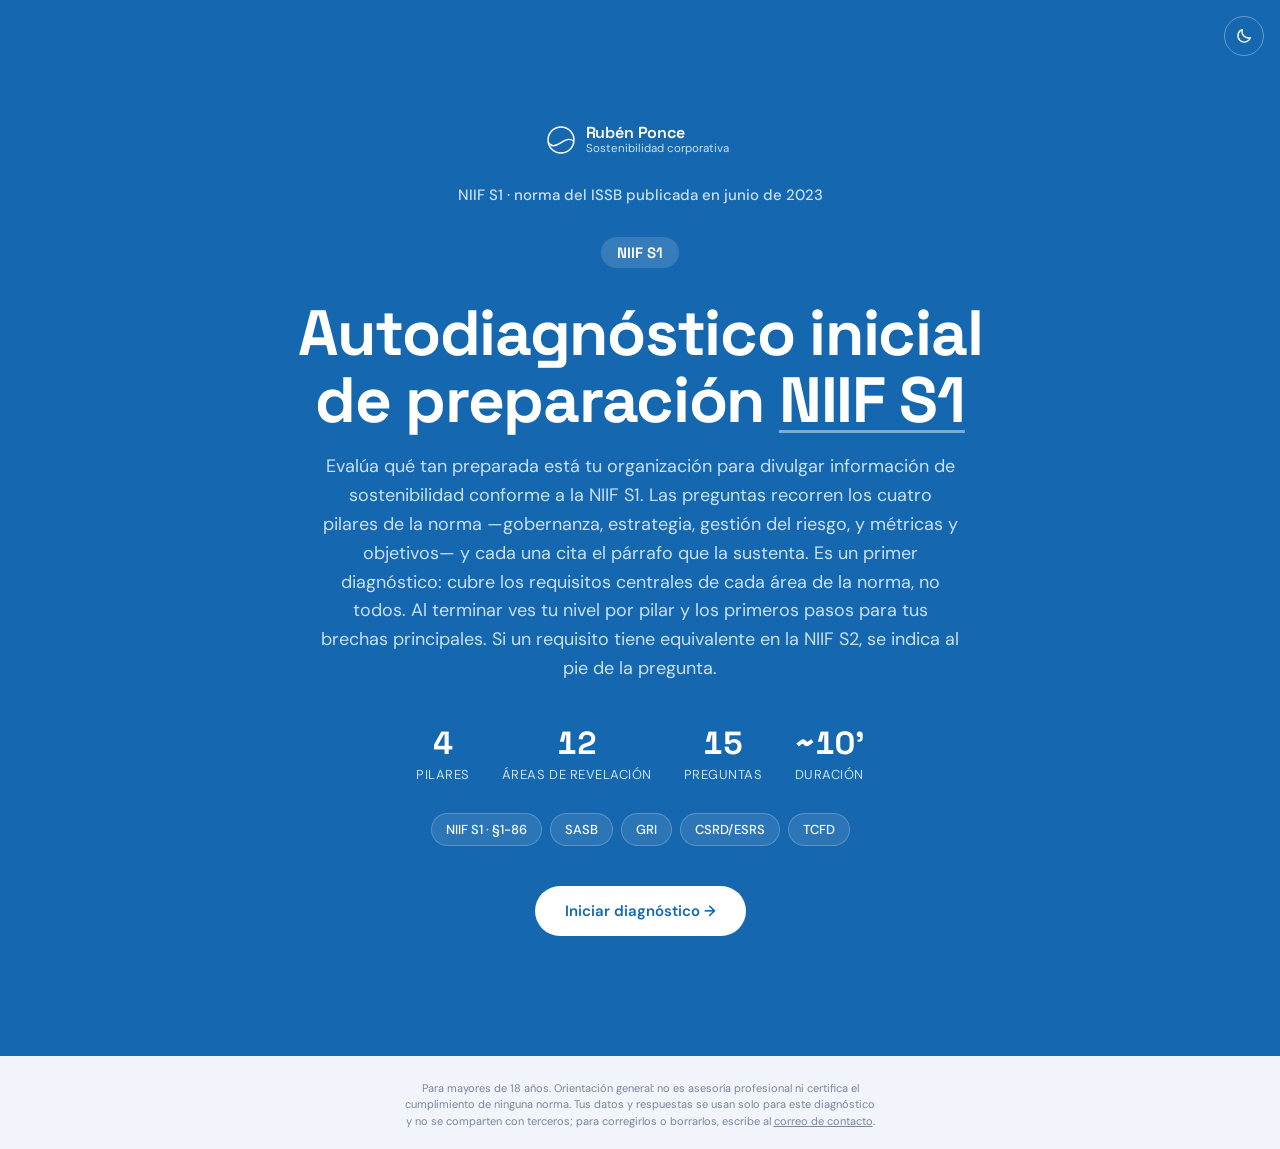
<file: herramientas/diagnostico-s1/index.html>
<!DOCTYPE html>
<html lang="es" data-rp-herramienta="diagnostico">
<head>
<meta charset="UTF-8">
<script src="../../assets/marca/tema.js"></script>

<meta name="viewport" content="width=device-width, initial-scale=1.0">
<title>Autodiagnóstico inicial IFRS S1 · Rubén Ponce</title>
<link rel="icon" href="../../assets/marca/favicon.ico" sizes="any">
<link rel="icon" type="image/svg+xml" href="../../assets/marca/favicon.svg">
<link rel="apple-touch-icon" href="../../assets/marca/favicon-180.png">

<meta name="theme-color" content="#1567B0">
<meta name="description" content="Autodiagnóstico inicial frente a IFRS S1: nivel por pilar y primeros pasos, con la cita de cada requisito.">
<meta property="og:site_name" content="Rubén Ponce">
<meta property="og:type" content="website">
<meta property="og:title" content="Autodiagnóstico inicial IFRS S1 · Rubén Ponce">
<meta property="og:description" content="Evalúa tu preparación frente a IFRS S1 y recibe un plan de acción por pilar.">
<meta name="twitter:card" content="summary">
<link href="https://fonts.googleapis.com/css2?family=Space+Grotesk:wght@500;600;700&family=DM+Sans:opsz,wght@9..40,400;9..40,500;9..40,600;9..40,700&family=JetBrains+Mono:wght@400;500&display=swap" rel="stylesheet">
<style>
:root{
  --navy:#0F1B2D;--blue:#1567B0;--mid:#256FB4;--sky:#6FB2E8;
  --cream:#F1F4FA;--sand:#DFE6F0;--white:#FBFCFE;--text:#0F1B2D;--text-light:#5C6B85;
  --p1:#1567B0;--p2:#0E6A6F;--p3:#5B4B8B;--p4:#4D6B1F;
  --p1-bg:#E6F0F9;--p2-bg:#E1F0EE;--p3-bg:#EDE9F4;--p4-bg:#EEF3E4;
  --s1:#1567B0;--s2:#0E6A6F;
  --lv0:#5C6B85;--lv0-bg:#F1F4FA;
  --lv1:#256FB4;--lv1-bg:#E6F0F9;
  --lv2:#1567B0;--lv2-bg:#DCE9F6;
  --lv3:#0F4A7F;--lv3-bg:#CFE0F2;
  --lv4:#0B3A64;--lv4-bg:#BFD6EE;
}
*{margin:0;padding:0;box-sizing:border-box;}
body{font-family:'DM Sans','Segoe UI',system-ui,sans-serif;background:var(--navy);color:var(--text);min-height:100vh;}

/* ── INTRO ── */
#screen-intro{display:flex;flex-direction:column;align-items:center;justify-content:center;min-height:100vh;background:var(--navy);position:relative;overflow:hidden;padding:2rem;}
#screen-intro::before{content:'';position:absolute;inset:0;background:radial-gradient(ellipse 80% 60% at 50% 30%,rgba(21,101,192,.3) 0%,transparent 70%);pointer-events:none;}
.intro-badge{font-size:.7rem;font-weight:600;letter-spacing:.25em;text-transform:uppercase;color:var(--sky);border:1px solid rgba(79,195,247,.4);padding:.4rem 1rem;border-radius:2px;margin-bottom:2rem;opacity:0;animation:fadeUp .6s ease .2s forwards;}
.intro-logo{display:flex;gap:10px;align-items:center;margin-bottom:2rem;opacity:0;animation:fadeUp .6s ease .4s forwards;}
.norm-badge{padding:.3rem .8rem;border-radius:3px;font-family:'JetBrains Mono',monospace;font-weight:700;font-size:1.1rem;}
.norm-s1{background:var(--s1);color:white;}.norm-s2{background:var(--s2);color:white;}
.norm-sep{color:rgba(255,255,255,.3);font-size:1.2rem;}
.intro-title{font-family:'DM Sans','Segoe UI',system-ui,sans-serif;font-size:clamp(2.4rem,6.4vw,4.8rem);font-weight:600;letter-spacing:-.02em;color:var(--white);text-align:center;line-height:1.1;max-width:800px;margin-bottom:1.2rem;opacity:0;animation:fadeUp .6s ease .6s forwards;}
.intro-title em{font-style:normal;color:var(--sky);}
.intro-desc{font-size:.95rem;font-weight:300;color:rgba(250,251,255,.65);text-align:center;max-width:640px;line-height:1.7;margin-bottom:2.5rem;opacity:0;animation:fadeUp .6s ease .8s forwards;}
.intro-stats{display:flex;gap:2rem;margin-bottom:1.8rem;flex-wrap:wrap;justify-content:center;opacity:0;animation:fadeUp .6s ease 1s forwards;}
.stat{text-align:center;}
.stat-n{font-family:'DM Sans','Segoe UI',system-ui,sans-serif;font-size:2rem;font-weight:700;color:var(--sky);display:block;}
.stat-label{font-size:.68rem;font-weight:400;letter-spacing:.08em;color:rgba(250,251,255,.45);text-transform:uppercase;}
.intro-frameworks{display:flex;gap:.5rem;flex-wrap:wrap;justify-content:center;margin-bottom:2.5rem;opacity:0;animation:fadeUp .6s ease 1.1s forwards;}
.fw-tag{font-size:.68rem;font-weight:600;letter-spacing:.08em;padding:.28rem .65rem;border-radius:2px;border:1px solid;color:rgba(250,251,255,.7);}
.fw-s1{background:rgba(21,101,192,.2);border-color:rgba(21,101,192,.4);}
.fw-s2{background:rgba(0,121,107,.2);border-color:rgba(0,121,107,.4);}
.fw-other{background:rgba(255,255,255,.06);border-color:rgba(255,255,255,.15);}
.btn-start{background:var(--sky);color:var(--navy);border:none;padding:1rem 3rem;font-family:'DM Sans','Segoe UI',system-ui,sans-serif;font-size:.9rem;font-weight:700;letter-spacing:.12em;text-transform:uppercase;cursor:pointer;border-radius:3px;transition:all .2s ease;opacity:0;animation:fadeUp .6s ease 1.2s forwards;}
.btn-start:hover{background:#6FB2E8;transform:translateY(-2px);box-shadow:0 8px 24px rgba(79,195,247,.4);}

/* ── REGISTRO ── */
#screen-register{display:none;min-height:100vh;background:var(--navy);align-items:center;justify-content:center;padding:2rem;position:relative;}
#screen-register::before{content:'';position:absolute;inset:0;background:radial-gradient(ellipse 80% 60% at 50% 50%,rgba(21,101,192,.2) 0%,transparent 70%);pointer-events:none;}
.register-card{background:var(--white);border-radius:12px;padding:3rem;width:100%;max-width:540px;position:relative;z-index:1;box-shadow:0 24px 80px rgba(0,0,0,.45);}
.register-header{text-align:center;margin-bottom:2rem;}
.reg-logos{display:flex;gap:8px;justify-content:center;margin-bottom:1rem;}
.reg-badge{padding:.2rem .6rem;border-radius:2px;font-family:'JetBrains Mono',monospace;font-weight:700;font-size:.8rem;}
.reg-s1{background:var(--s1);color:white;}.reg-s2{background:var(--s2);color:white;}
.register-header h2{font-family:'DM Sans','Segoe UI',system-ui,sans-serif;font-size:1.8rem;font-weight:700;color:var(--text);margin-bottom:.5rem;}
.register-header p{font-size:.85rem;color:var(--text-light);line-height:1.5;}
.form-row{display:grid;grid-template-columns:1fr 1fr;gap:1rem;}
.form-group{margin-bottom:1.1rem;}
.form-group label{display:block;font-size:.73rem;font-weight:600;letter-spacing:.07em;text-transform:uppercase;color:var(--text-light);margin-bottom:.35rem;}
.form-group input,.form-group select,.form-group textarea{width:100%;padding:.75rem .9rem;border:1.5px solid var(--sand);border-radius:4px;font-family:'DM Sans','Segoe UI',system-ui,sans-serif;font-size:.88rem;color:var(--text);background:var(--cream);transition:border-color .15s;outline:none;appearance:none;-webkit-appearance:none;resize:vertical;}
.form-group input:focus,.form-group select:focus,.form-group textarea:focus{border-color:var(--blue);background:var(--white);}
.form-group input::placeholder,.form-group textarea::placeholder{color:rgba(74,85,104,.4);}
.register-privacy{display:flex;align-items:flex-start;gap:.6rem;margin:1.2rem 0;font-size:.77rem;color:var(--text-light);line-height:1.5;}
.register-privacy input[type=checkbox]{width:16px;height:16px;flex-shrink:0;margin-top:2px;accent-color:var(--blue);cursor:pointer;}
.btn-register{width:100%;background:var(--blue);color:white;border:none;padding:.95rem;border-radius:4px;font-family:'DM Sans','Segoe UI',system-ui,sans-serif;font-size:.88rem;font-weight:600;letter-spacing:.08em;text-transform:uppercase;cursor:pointer;transition:all .2s;}
.btn-register:hover{background:var(--mid);transform:translateY(-1px);}
.btn-register:disabled{background:var(--sand);color:var(--text-light);cursor:not-allowed;transform:none;}
.reg-msg{display:none;border-radius:4px;padding:.7rem 1rem;font-size:.82rem;margin-top:.8rem;text-align:center;}
.reg-error{background:#F1F4FA;border:1px solid #FBE9E7;color:#5C6B85;}
.reg-ok{background:#E6F0F9;border:1px solid var(--blue);color:var(--blue);}
.sending-overlay{display:none;position:fixed;inset:0;background:rgba(10,37,64,.92);z-index:999;align-items:center;justify-content:center;flex-direction:column;gap:1rem;}
.sending-overlay.active{display:flex;}
.spinner{width:40px;height:40px;border:3px solid rgba(79,195,247,.3);border-top-color:var(--sky);border-radius:50%;animation:spin .8s linear infinite;}
.sending-text{color:var(--white);font-size:.9rem;text-align:center;max-width:280px;}

/* ── QUIZ ── */
#screen-quiz{display:none;background:var(--cream);min-height:100vh;}
.quiz-header{background:var(--navy);padding:.9rem 1.5rem;display:flex;align-items:center;justify-content:space-between;position:sticky;top:0;z-index:100;gap:1rem;}
.header-brand{display:flex;align-items:center;gap:8px;color:var(--white);font-family:'DM Sans','Segoe UI',system-ui,sans-serif;font-size:1rem;font-weight:600;flex-shrink:0;}
.header-badges{display:flex;gap:3px;}
.hbadge{font-family:'JetBrains Mono',monospace;font-size:.55rem;font-weight:700;padding:.15rem .35rem;border-radius:2px;}
.hb-s1{background:var(--s1);color:white;}.hb-s2{background:var(--s2);color:white;}
.progress-wrap{flex:1;max-width:380px;}
.progress-label{display:flex;justify-content:space-between;font-size:.68rem;color:rgba(250,251,255,.55);margin-bottom:5px;}
.progress-bar{height:4px;background:rgba(255,255,255,.1);border-radius:2px;overflow:hidden;}
.progress-fill{height:100%;background:var(--sky);border-radius:2px;transition:width .4s ease;width:0%;}
.header-counter{font-size:.72rem;color:rgba(250,251,255,.5);white-space:nowrap;}
.pillar-nav{background:var(--white);border-bottom:1px solid var(--sand);padding:0 1.5rem;display:flex;overflow-x:auto;}
.pillar-tab{padding:.9rem 1.2rem;font-size:.72rem;font-weight:600;letter-spacing:.06em;text-transform:uppercase;color:var(--text-light);cursor:pointer;border-bottom:2px solid transparent;white-space:nowrap;transition:all .2s;display:flex;align-items:center;gap:.4rem;}
.pillar-tab:hover{color:var(--blue);}
.pillar-tab.active{color:var(--blue);border-bottom-color:var(--blue);}
.tab-done{width:14px;height:14px;background:var(--blue);border-radius:50%;display:none;align-items:center;justify-content:center;font-size:.55rem;color:white;flex-shrink:0;}
.pillar-tab.done .tab-done{display:flex;}
.quiz-content{max-width:900px;margin:0 auto;padding:2rem 1.5rem 6rem;}
.pillar-section{display:none;}.pillar-section.active{display:block;}
.pillar-header{display:flex;align-items:flex-start;gap:1.2rem;margin-bottom:2rem;padding:1.75rem;border-radius:8px;}
.pillar-header.p1{background:var(--p1-bg);}.pillar-header.p2{background:var(--p2-bg);}
.pillar-header.p3{background:var(--p3-bg);}.pillar-header.p4{background:var(--p4-bg);}
.pillar-icon{font-size:2.2rem;flex-shrink:0;line-height:1;}
.pillar-info h2{font-family:'DM Sans','Segoe UI',system-ui,sans-serif;font-size:1.6rem;font-weight:700;margin-bottom:.3rem;}
.pillar-header.p1 .pillar-info h2{color:var(--p1);}
.pillar-header.p2 .pillar-info h2{color:var(--p2);}
.pillar-header.p3 .pillar-info h2{color:var(--p3);}
.pillar-header.p4 .pillar-info h2{color:var(--p4);}
.pillar-info p{font-size:.84rem;color:var(--text-light);line-height:1.6;margin-bottom:.6rem;}
.pillar-meta{display:flex;gap:.4rem;flex-wrap:wrap;}
.pillar-tag{font-size:.63rem;font-weight:600;letter-spacing:.05em;padding:.2rem .55rem;border-radius:2px;background:rgba(255,255,255,.7);}
.norm-ref-tag{font-size:.63rem;font-weight:700;padding:.18rem .5rem;border-radius:2px;}
.nr-s1{background:rgba(21,101,192,.15);color:var(--s1);}
.nr-s2{background:rgba(0,121,107,.15);color:var(--s2);}
.nr-both{background:rgba(106,27,154,.12);color:var(--p3);}

/* ── ÁREA DE REVELACIÓN (antes "divulgación recomendada") ── */
.revelation-area{background:var(--white);border-radius:8px;margin-bottom:1.25rem;overflow:hidden;border:1px solid var(--sand);}
.revelation-label{padding:1rem 1.25rem;display:flex;align-items:flex-start;gap:.9rem;border-bottom:1px solid var(--sand);background:rgba(245,247,251,.6);}
.disc-badge{min-width:32px;height:32px;border-radius:50%;display:flex;align-items:center;justify-content:center;font-size:.72rem;font-weight:700;flex-shrink:0;color:white;margin-top:2px;}
.disc-info{flex:1;}
.area-label-chip{font-size:.6rem;font-weight:700;letter-spacing:.1em;text-transform:uppercase;padding:.15rem .5rem;border-radius:2px;background:rgba(10,37,64,.08);color:var(--text-light);margin-bottom:.3rem;display:inline-block;}
.disc-title{font-size:.86rem;font-weight:600;color:var(--text);line-height:1.4;margin-bottom:.2rem;}
.disc-ref{font-size:.7rem;color:var(--text-light);}

.question-block{padding:1.25rem 1.25rem 0 1.5rem;border-bottom:1px solid var(--sand);}
.question-block:last-child{border-bottom:none;}
.q-header{display:flex;gap:.75rem;align-items:flex-start;margin-bottom:.9rem;}
.q-code-block{display:flex;flex-direction:column;align-items:center;gap:4px;flex-shrink:0;}
.q-code{font-family:'JetBrains Mono',monospace;font-size:.62rem;font-weight:600;padding:.25rem .5rem;border-radius:4px;border:1px solid;white-space:nowrap;}
.code-p1{background:var(--p1-bg);color:var(--p1);border-color:rgba(21,101,192,.25);}
.code-p2{background:var(--p2-bg);color:var(--p2);border-color:rgba(0,121,107,.25);}
.code-p3{background:var(--p3-bg);color:var(--p3);border-color:rgba(106,27,154,.25);}
.code-p4{background:var(--p4-bg);color:var(--p4);border-color:rgba(77,107,31,.25);}
.q-seq{font-size:.58rem;color:var(--text-light);font-family:'JetBrains Mono',monospace;}
.q-body{flex:1;}
.question-text{font-size:.88rem;color:var(--text);line-height:1.6;margin-bottom:.3rem;}
.q-ref{font-size:.67rem;color:var(--text-light);font-style:italic;display:flex;align-items:center;gap:.3rem;flex-wrap:wrap;}
.q-ref-tag{background:var(--sand);padding:.08rem .4rem;border-radius:2px;font-style:normal;font-weight:600;font-size:.6rem;letter-spacing:.04em;color:#33415C;}
.options{display:flex;gap:.6rem;flex-wrap:wrap;padding-left:56px;margin-bottom:.7rem;}
.option-btn{padding:.5rem .95rem;border-radius:4px;border:1.5px solid var(--sand);background:var(--cream);font-family:'DM Sans','Segoe UI',system-ui,sans-serif;font-size:.78rem;font-weight:500;cursor:pointer;transition:all .15s;color:var(--text-light);}
.option-btn:hover{border-color:var(--blue);color:var(--blue);background:#E6F0F9;}
.option-btn.selected.opt-0{border-color:#B3261E;background:#F1F4FA;color:#5C6B85;}
.option-btn.selected.opt-1{border-color:#4D6B1F;background:#E6F0F9;color:#256FB4;}
.option-btn.selected.opt-2{border-color:#A15C00;background:#DCE9F6;color:#1567B0;}
.option-btn.selected.opt-3{border-color:#146B41;background:#E4F3EB;color:#0F4A7F;}

/* ── CAMPO DE COMENTARIOS ── */
.comment-wrap{padding:0 1.25rem 1rem 58px;}
.comment-toggle{background:none;border:none;font-family:'DM Sans','Segoe UI',system-ui,sans-serif;font-size:.72rem;color:var(--text-light);cursor:pointer;padding:.2rem 0;display:flex;align-items:center;gap:.3rem;opacity:.7;transition:opacity .15s;}
.comment-toggle:hover{opacity:1;color:var(--blue);}
.comment-toggle.has-text{color:var(--blue);opacity:1;}
.comment-box{display:none;margin-top:.4rem;}
.comment-box.open{display:block;}
.comment-box textarea{width:100%;padding:.6rem .8rem;border:1.5px solid var(--sand);border-radius:4px;font-family:'DM Sans','Segoe UI',system-ui,sans-serif;font-size:.8rem;color:var(--text);background:var(--cream);resize:vertical;min-height:56px;outline:none;transition:border-color .15s;line-height:1.5;}
.comment-box textarea:focus{border-color:var(--blue);background:var(--white);}
.comment-box textarea::placeholder{color:rgba(74,85,104,.35);font-style:italic;}
.comment-char{font-size:.65rem;color:var(--text-light);margin-top:.2rem;text-align:right;}

.quiz-nav{position:fixed;bottom:0;left:0;right:0;background:var(--white);border-top:1px solid var(--sand);padding:.85rem 1.5rem;display:flex;justify-content:space-between;align-items:center;z-index:50;}
.btn-nav{padding:.7rem 1.75rem;border-radius:4px;font-family:'DM Sans','Segoe UI',system-ui,sans-serif;font-size:.82rem;font-weight:600;cursor:pointer;transition:all .2s;letter-spacing:.05em;}
.btn-prev{background:transparent;border:1.5px solid var(--sand);color:var(--text-light);}
.btn-prev:hover{border-color:#5C6B85;color:#5C6B85;}
.btn-next{background:var(--blue);border:none;color:white;}
.btn-next:hover{background:var(--mid);transform:translateY(-1px);}
.btn-next:disabled{background:var(--sand);color:var(--text-light);cursor:not-allowed;transform:none;}
.nav-hint{font-size:.75rem;color:var(--text-light);text-align:center;}

/* ── RESULTADOS ── */
#screen-results{display:none;background:var(--cream);min-height:100vh;}
.results-hero{background:var(--navy);padding:3.5rem 2rem 2.5rem;text-align:center;position:relative;overflow:hidden;}
.results-hero::before{content:'';position:absolute;inset:0;background:radial-gradient(ellipse at 50% 100%,rgba(21,101,192,.35) 0%,transparent 60%);}
.results-hero-content{position:relative;z-index:1;}
.user-chip{display:inline-flex;align-items:center;gap:.5rem;background:rgba(79,195,247,.12);border:1px solid rgba(79,195,247,.25);border-radius:20px;padding:.3rem .9rem;margin-bottom:1.2rem;font-size:.78rem;color:rgba(250,251,255,.75);}
.user-chip strong{color:var(--sky);}
.results-badge{display:inline-block;font-size:.68rem;font-weight:600;letter-spacing:.2em;text-transform:uppercase;color:var(--sky);border:1px solid rgba(79,195,247,.3);padding:.3rem .85rem;border-radius:2px;margin-bottom:1.2rem;}
.results-title{font-family:'DM Sans','Segoe UI',system-ui,sans-serif;font-size:clamp(1.8rem,4.5vw,3.2rem);font-weight:600;color:var(--white);margin-bottom:.6rem;}
.results-level{font-size:1rem;font-weight:300;color:var(--sky);margin-bottom:.8rem;}
.results-score-big{font-family:'DM Sans','Segoe UI',system-ui,sans-serif;font-size:4.5rem;font-weight:700;color:var(--sky);line-height:1;}
.results-score-label{font-size:.75rem;color:rgba(250,251,255,.45);letter-spacing:.1em;text-transform:uppercase;margin-top:.2rem;margin-bottom:1rem;}
.results-content{max-width:940px;margin:0 auto;padding:2.5rem 1.5rem 4rem;}
.section-title{font-family:'DM Sans','Segoe UI',system-ui,sans-serif;font-size:1.5rem;font-weight:600;color:var(--text);margin-bottom:1.2rem;margin-top:2rem;padding-bottom:.5rem;border-bottom:1px solid var(--sand);}

.results-grid{display:grid;grid-template-columns:repeat(auto-fit,minmax(200px,1fr));gap:1rem;margin-bottom:1.5rem;}
.pillar-card{background:var(--white);border-radius:8px;padding:1.4rem;border:1px solid var(--sand);text-align:center;position:relative;overflow:hidden;}
.pillar-card::before{content:'';position:absolute;top:0;left:0;right:0;height:4px;}
.pillar-card.p1::before{background:var(--p1);}.pillar-card.p2::before{background:var(--p2);}
.pillar-card.p3::before{background:var(--p3);}.pillar-card.p4::before{background:var(--p4);}
.pillar-card-icon{font-size:1.8rem;margin-bottom:.6rem;display:block;}
.pillar-card-name{font-size:.72rem;font-weight:600;text-transform:uppercase;letter-spacing:.08em;color:var(--text-light);margin-bottom:.6rem;}
.pillar-card-score{font-family:'DM Sans','Segoe UI',system-ui,sans-serif;font-size:2.6rem;font-weight:700;line-height:1;margin-bottom:.3rem;}
.p1 .pillar-card-score{color:var(--p1);}.p2 .pillar-card-score{color:var(--p2);}
.p3 .pillar-card-score{color:var(--p3);}.p4 .pillar-card-score{color:var(--p4);}
.pillar-card-lv{font-size:.7rem;color:var(--text-light);margin-bottom:.5rem;}
.pillar-card-bar{height:5px;background:var(--sand);border-radius:3px;overflow:hidden;}
.pillar-card-fill{height:100%;border-radius:3px;}
.p1 .pillar-card-fill{background:var(--p1);}.p2 .pillar-card-fill{background:var(--p2);}
.p3 .pillar-card-fill{background:var(--p3);}.p4 .pillar-card-fill{background:var(--p4);}

.norm-split{background:var(--white);border-radius:8px;border:1px solid var(--sand);margin-bottom:1.5rem;overflow:hidden;}
.norm-split-header{padding:1rem 1.4rem;border-bottom:1px solid var(--sand);display:flex;align-items:center;gap:.7rem;}
.norm-split-grid{display:grid;grid-template-columns:1fr 1fr;gap:1px;background:var(--sand);}
.norm-split-col{background:var(--white);padding:1.2rem 1.4rem;}
.nsc-label{display:flex;align-items:center;gap:.5rem;margin-bottom:.8rem;}
.nsc-score{font-family:'DM Sans','Segoe UI',system-ui,sans-serif;font-size:2rem;font-weight:700;}
.nsc-s1{color:var(--s1);}.nsc-s2{color:var(--s2);}
.nsc-bar{height:6px;background:var(--sand);border-radius:3px;overflow:hidden;margin-top:.5rem;}
.nsc-fill-s1{height:100%;border-radius:3px;background:var(--s1);}
.nsc-fill-s2{height:100%;border-radius:3px;background:var(--s2);}

.heatmap-section{background:var(--white);border-radius:8px;border:1px solid var(--sand);margin-bottom:1.5rem;overflow:hidden;}
.heatmap-header{padding:1.1rem 1.4rem;border-bottom:1px solid var(--sand);display:flex;align-items:center;gap:.7rem;}
.heatmap-grid{padding:1.2rem 1.4rem;display:grid;grid-template-columns:repeat(auto-fill,minmax(270px,1fr));gap:.6rem;}
.hm-cell{border-radius:6px;padding:.8rem 1rem;display:flex;align-items:center;gap:.7rem;border:1px solid transparent;}
.hm-cell.lvl-0{background:var(--lv0-bg);border-color:#FBE9E740;}
.hm-cell.lvl-1{background:var(--lv1-bg);border-color:#FCF1E040;}
.hm-cell.lvl-2{background:var(--lv2-bg);border-color:#A15C0040;}
.hm-cell.lvl-3{background:var(--lv3-bg);border-color:#E4F3EB40;}
.hm-badge{width:32px;height:32px;border-radius:50%;display:flex;align-items:center;justify-content:center;font-size:.65rem;font-weight:700;color:white;flex-shrink:0;}
.hm-code{font-family:'JetBrains Mono',monospace;font-size:.58rem;font-weight:600;display:block;margin-top:3px;opacity:.7;}
.hm-info{flex:1;min-width:0;}
.hm-disc{font-size:.68rem;font-weight:700;letter-spacing:.04em;text-transform:uppercase;margin-bottom:.1rem;}
.hm-text{font-size:.72rem;color:var(--text-light);line-height:1.3;overflow:hidden;text-overflow:ellipsis;white-space:nowrap;}
.hm-pct{font-size:1.1rem;font-weight:700;font-family:'DM Sans','Segoe UI',system-ui,sans-serif;flex-shrink:0;}
.lvl-0 .hm-pct{color:var(--lv0);}.lvl-1 .hm-pct{color:var(--lv1);}
.lvl-2 .hm-pct{color:var(--lv2);}.lvl-3 .hm-pct{color:var(--lv3);}

.detail-section{background:var(--white);border-radius:8px;border:1px solid var(--sand);margin-bottom:1rem;overflow:hidden;}
.detail-header{padding:1rem 1.4rem;border-bottom:1px solid var(--sand);display:flex;align-items:center;gap:.7rem;cursor:pointer;user-select:none;transition:background .15s;}
.detail-header:hover{background:var(--cream);}
.detail-toggle{margin-left:auto;font-size:.75rem;color:var(--text-light);transition:transform .2s;}
.detail-header.open .detail-toggle{transform:rotate(180deg);}
.detail-body{display:none;}
.detail-header.open+.detail-body{display:block;}
.detail-row{padding:.85rem 1.4rem;display:flex;align-items:flex-start;gap:.8rem;border-bottom:1px solid var(--sand);}
.detail-row:last-child{border-bottom:none;}
.detail-code{font-family:'JetBrains Mono',monospace;font-size:.6rem;font-weight:600;padding:.2rem .4rem;border-radius:3px;border:1px solid;white-space:nowrap;flex-shrink:0;margin-top:2px;}
.detail-q{flex:1;}
.detail-qtext{font-size:.82rem;color:var(--text);line-height:1.4;margin-bottom:.2rem;}
.detail-qref{font-size:.64rem;color:var(--text-light);font-style:italic;}
.detail-comment{font-size:.75rem;color:var(--blue);margin-top:.3rem;font-style:italic;background:var(--p1-bg);padding:.3rem .6rem;border-radius:3px;border-left:2px solid var(--blue);}
.detail-ans{flex-shrink:0;text-align:right;min-width:90px;}
.ans-chip{font-size:.7rem;font-weight:600;padding:.22rem .55rem;border-radius:3px;white-space:nowrap;display:block;margin-bottom:.3rem;}
.ans-0{background:var(--lv0-bg);color:var(--lv0);}
.ans-1{background:var(--lv1-bg);color:var(--lv1);}
.ans-2{background:var(--lv2-bg);color:var(--lv2);}
.ans-3{background:var(--lv3-bg);color:var(--lv3);}
.detail-bar{width:60px;height:4px;background:var(--sand);border-radius:2px;overflow:hidden;margin-left:auto;}
.detail-fill{height:100%;border-radius:2px;}

/* ═══ TABLA ÍNDICE ═══ */
.index-section{background:var(--white);border-radius:8px;border:1px solid var(--sand);margin-bottom:1.5rem;overflow:hidden;}
.index-header{padding:1.2rem 1.5rem;border-bottom:1px solid var(--sand);background:var(--navy);}
.index-header h3{font-family:'DM Sans','Segoe UI',system-ui,sans-serif;font-size:1.2rem;color:var(--white);}
.index-header p{font-size:.75rem;color:rgba(250,251,255,.55);margin-top:.2rem;}
.index-legend{padding:.75rem 1.5rem;border-bottom:1px solid var(--sand);display:flex;gap:1.5rem;flex-wrap:wrap;background:rgba(245,247,251,.5);}
.legend-item{display:flex;align-items:center;gap:.4rem;font-size:.72rem;color:var(--text-light);}
.legend-dot{width:10px;height:10px;border-radius:2px;flex-shrink:0;}
.index-table{width:100%;border-collapse:collapse;font-size:.78rem;}
.index-table th{background:var(--navy);color:rgba(250,251,255,.85);font-weight:600;font-size:.62rem;letter-spacing:.08em;text-transform:uppercase;padding:.65rem 1rem;text-align:left;border-right:1px solid rgba(255,255,255,.08);}
.index-table th:last-child{border-right:none;}
.index-table td{padding:.6rem 1rem;border-bottom:1px solid var(--sand);border-right:1px solid var(--sand);vertical-align:middle;line-height:1.35;}
.index-table td:last-child{border-right:none;}
.index-table tr:last-child td{border-bottom:none;}
.index-table tr:hover td{background:var(--cream);}
.idx-code{font-family:'JetBrains Mono',monospace;font-weight:600;font-size:.67rem;padding:.2rem .45rem;border-radius:3px;border:1px solid;white-space:nowrap;}
.idx-pillar-band{width:5px;min-width:5px;padding:0!important;}
.idx-qtext{color:var(--text);font-size:.78rem;line-height:1.4;}
.idx-comment{font-size:.7rem;color:var(--blue);font-style:italic;margin-top:.2rem;}
.idx-ref{color:var(--text-light);font-size:.68rem;font-style:italic;}
.idx-score{text-align:center;font-weight:700;font-family:'DM Sans','Segoe UI',system-ui,sans-serif;font-size:1rem;}
.idx-bar{height:5px;background:var(--sand);border-radius:2px;overflow:hidden;margin-top:3px;}
.idx-bar-fill{height:100%;border-radius:2px;}
.idx-group-header td{background:var(--navy);color:var(--sky);font-family:'JetBrains Mono',monospace;font-size:.65rem;font-weight:700;letter-spacing:.1em;padding:.5rem 1rem;}
.idx-disc-header td{font-size:.72rem;font-weight:600;letter-spacing:.05em;padding:.5rem 1rem;border-bottom:1px solid var(--sand);}

/* ═══ PLAN DE ACCIÓN DOBLE ═══ */
.action-plan-grid{display:grid;grid-template-columns:1fr;gap:1.5rem;margin-bottom:1.5rem;}
.q-eq,.detail-eq,.idx-eq{font-size:.66rem;color:var(--text-light);margin-top:.3rem;padding-left:.5rem;border-left:2px solid var(--sand);}
@media(max-width:700px){.action-plan-grid{grid-template-columns:1fr;}}
.action-plan-col{background:var(--white);border-radius:8px;border:1px solid var(--sand);overflow:hidden;}
.plan-header{padding:1.1rem 1.4rem;display:flex;align-items:center;gap:.7rem;border-bottom:1px solid var(--sand);}
.plan-header-s1{background:rgba(21,101,192,.07);}
.plan-header-s2{background:rgba(0,121,107,.07);}
.plan-score{font-family:'DM Sans','Segoe UI',system-ui,sans-serif;font-size:1.8rem;font-weight:700;margin-left:auto;flex-shrink:0;}
.plan-score-s1{color:var(--s1);}.plan-score-s2{color:var(--s2);}
.plan-items{padding:0;}
.plan-item{padding:1rem 1.4rem;border-bottom:1px solid var(--sand);display:flex;gap:.8rem;align-items:flex-start;}
.plan-item:last-child{border-bottom:none;}
.plan-item-icon{width:28px;height:28px;border-radius:50%;display:flex;align-items:center;justify-content:center;font-size:.7rem;font-weight:700;color:white;flex-shrink:0;margin-top:1px;}
.pi-urgent{background:#5C6B85;}
.pi-high{background:#A15C00;}
.pi-medium{background:#1567B0;}
.pi-low{background:#146B41;}
.plan-item-body h4{font-size:.84rem;font-weight:600;margin-bottom:.2rem;color:var(--text);}
.plan-item-body p{font-size:.78rem;color:var(--text-light);line-height:1.55;}
.plan-item-body .para-refs{margin-top:.35rem;display:flex;flex-wrap:wrap;gap:.3rem;}
.para-ref{font-family:'JetBrains Mono',monospace;font-size:.6rem;font-weight:600;padding:.1rem .4rem;border-radius:3px;}
.pref-s1{background:var(--p1-bg);color:var(--s1);}
.pref-s2{background:var(--p2-bg);color:var(--s2);}
.plan-empty{padding:2rem 1.4rem;text-align:center;color:var(--lv3);font-size:.88rem;}

.results-actions{display:flex;gap:1rem;flex-wrap:wrap;margin-top:2rem;}
.btn-action{padding:.8rem 1.75rem;border-radius:4px;font-family:'DM Sans','Segoe UI',system-ui,sans-serif;font-size:.82rem;font-weight:600;cursor:pointer;transition:all .2s;letter-spacing:.05em;text-decoration:none;display:inline-flex;align-items:center;gap:.5rem;border:none;}
.btn-primary{background:var(--blue);color:white;}.btn-primary:hover{background:var(--mid);}
.btn-secondary{background:transparent;border:1.5px solid var(--blue)!important;color:var(--blue);}.btn-secondary:hover{background:var(--p1-bg);}

.nivel-tag{display:inline-block;padding:.28rem .8rem;border-radius:3px;font-size:.72rem;font-weight:600;text-transform:uppercase;letter-spacing:.07em;}
.nivel-0{background:var(--lv0-bg);color:var(--lv0);}
.nivel-1{background:var(--lv1-bg);color:var(--lv1);}
.nivel-2{background:var(--lv2-bg);color:var(--lv2);}
.nivel-3{background:var(--lv3-bg);color:var(--lv3);}
.nivel-4{background:var(--lv4-bg);color:var(--lv4);}

/* Info box Google Sheets */
.sheets-info{background:var(--p2-bg);border:1px solid rgba(0,121,107,.3);border-radius:6px;padding:1rem 1.2rem;margin-bottom:1.5rem;font-size:.82rem;color:var(--s2);line-height:1.6;}
.sheets-info strong{display:block;margin-bottom:.3rem;}

@keyframes fadeUp{from{opacity:0;transform:translateY(16px);}to{opacity:1;transform:translateY(0);}}
@keyframes spin{to{transform:rotate(360deg);}}
@media print{.quiz-nav,.results-actions,.pillar-nav,.quiz-header,.sheets-info{display:none!important;}#screen-results{display:block!important;}.detail-body{display:block!important;}body{background:white;}.results-hero{-webkit-print-color-adjust:exact;print-color-adjust:exact;}.action-plan-grid{grid-template-columns:1fr 1fr!important;}}
@media(max-width:640px){.intro-stats{gap:1.2rem;}.form-row{grid-template-columns:1fr;}.quiz-header{flex-wrap:wrap;}.progress-wrap{order:3;width:100%;}.options{flex-direction:column;padding-left:0;}.option-btn{width:100%;}.comment-wrap{padding:0 1rem .8rem 1rem;}.heatmap-grid{grid-template-columns:1fr;}.norm-split-grid{grid-template-columns:1fr;}}

  /* ══════════════════════════════════════════════════════════════════════
     REDISEÑO · marca Rubén Ponce v1.1
     El problema que resuelve: había tarjetas claras flotando sobre un fondo
     oscuro, sin relación entre sí. Ahora hay un solo suelo —papel— y el azul
     profundo se reserva para las bandas de cabecera, que sí son deliberadas.
     No altera preguntas, cálculos ni datos.
     ══════════════════════════════════════════════════════════════════════ */

  :root{
    --papel:#FBFCFE;
    --papel-alt:#F1F4FA;
    --tinta:#0F1B2D;
    --tinta-media:#5C6B85;
    --linea:#DFE6F0;
    --azul:#1567B0;
    --azul-hondo:#0F4A7F;
    --azul-aire:#E6F0F9;
    --sombra:0 1px 2px rgba(15,27,45,.06);
    --sombra-m:0 4px 16px rgba(15,27,45,.08);
  }

  body{background:var(--papel-alt); color:var(--tinta);}

  /* ── Portada ─────────────────────────────────────────────────────────── */
  #screen-intro{
    background:
      radial-gradient(ellipse 900px 520px at 50% -8%, var(--azul-aire), transparent 62%),
      var(--papel);
    padding:3rem 1.5rem;
  }
  .intro-badge{
    color:var(--azul-hondo);
    background:var(--azul-aire);
    border:1px solid #BFD6EE;
    border-radius:999px;
    padding:.45rem 1rem;
  }
  .intro-title{
    color:var(--tinta); letter-spacing:-.02em;
    max-width:18ch; text-wrap:balance; margin-left:auto; margin-right:auto;
  }
  .intro-title em{color:var(--azul); font-style:normal;}
  .intro-desc{color:var(--tinta-media); font-weight:400;}
  .intro-stats .stat-n{color:var(--azul-hondo); font-variant-numeric:tabular-nums;}
  .intro-stats .stat-label{color:var(--tinta-media);}
  .intro-frameworks .fw-tag{
    background:#FFFFFF; color:var(--tinta-media);
    border:1px solid var(--linea); border-radius:999px;
  }
  .intro-frameworks .fw-s1, .intro-frameworks .fw-s2{
    background:var(--azul-aire); color:var(--azul-hondo); border-color:#BFD6EE;
  }
  .btn-start{
    background:var(--azul); color:#FFFFFF;
    border-radius:999px; padding:.95rem 2.6rem;
    box-shadow:var(--sombra-m);
    transition:background .18s ease, transform .18s ease;
  }
  .btn-start:hover{background:var(--azul-hondo); transform:translateY(-1px);}

  /* ── Registro ────────────────────────────────────────────────────────── */
  #screen-register{
    background:
      radial-gradient(ellipse 900px 520px at 50% -8%, var(--azul-aire), transparent 62%),
      var(--papel);
  }
  .register-card{
    background:#FFFFFF;
    border:1px solid var(--linea);
    border-radius:18px;
    padding:2.4rem 2.2rem;
    box-shadow:var(--sombra-m);
    max-width:560px;
  }
  .register-card .form-group input,
  .register-card .form-group select{
    border-radius:8px; padding:.7rem .85rem; font-size:.9rem;
    border:1px solid #C3D0E2; background:#FFFFFF;
  }
  .register-card .form-group input:focus,
  .register-card .form-group select:focus{
    border-color:var(--azul); box-shadow:0 0 0 3px rgba(21,103,176,.12);
  }
  .register-card .form-group label{color:var(--tinta-media);}
  .btn-register{border-radius:999px; padding:.9rem; font-size:.85rem;}

  /* ── Bandas de cabecera: azul profundo, deliberado ──────────────────── */
  .quiz-header{
    background:var(--azul-hondo);
    border-bottom:1px solid rgba(255,255,255,.14);
    padding:.85rem 1.5rem;
  }
  .results-hero{background:var(--azul-hondo);}
  .index-header{background:var(--azul-hondo);}
  .index-table th{background:var(--azul-hondo);}

  /* ── Cuerpo del cuestionario ─────────────────────────────────────────── */
  #screen-quiz{background:var(--papel-alt);}
  .pillar-nav{
    background:#FFFFFF;
    border-bottom:1px solid var(--linea);
    position:sticky; top:56px; z-index:90;
  }
  .revelation-area,
  .pillar-card,
  .norm-split,
  .heatmap-section,
  .detail-section,
  .index-section,
  .action-plan-col{
    border:1px solid var(--linea);
    border-radius:14px;
    box-shadow:var(--sombra);
  }
  .quiz-nav{
    background:rgba(255,255,255,.94);
    -webkit-backdrop-filter:blur(12px); backdrop-filter:blur(12px);
    border-top:1px solid var(--linea);
  }
  .btn-next, .btn-primary{border-radius:999px; padding-left:1.6rem; padding-right:1.6rem;}
  .btn-next:hover, .btn-primary:hover{background:var(--azul-hondo);}

  /* ── Foco visible en todo lo interactivo ─────────────────────────────── */
  a:focus-visible, button:focus-visible, input:focus-visible,
  select:focus-visible, textarea:focus-visible, summary:focus-visible{
    outline:2px solid var(--azul); outline-offset:3px; border-radius:8px;
  }

  @media (prefers-reduced-motion:reduce){
    *{animation:none !important; transition:none !important;}
  }


  /* ── Bloque de marca: isotipo + nombre, enlazado al inicio ───────────── */
  .rp-home{
    display:inline-flex; align-items:center; gap:10px;
    text-decoration:none; color:inherit; flex:none;
    border-radius:999px; padding:4px 6px 4px 4px; margin-left:-4px;
    transition:background .18s ease, opacity .18s ease;
  }
  .rp-home:hover{opacity:.82;}
  .rp-home .rp-iso{flex:none;}
  .rp-home-texto{display:flex; flex-direction:column; line-height:1.15; text-align:left;}
  .rp-home-texto b{font-size:13.5px; font-weight:600; letter-spacing:-.01em;}
  .rp-home-texto i{
    font-style:normal; font-family:'JetBrains Mono',ui-monospace,monospace;
    font-size:9px; letter-spacing:.14em; text-transform:uppercase; opacity:.62;
  }

  .quiz-header .rp-home{color:#FFFFFF;}
  .quiz-header .rp-home:hover{background:rgba(255,255,255,.12); opacity:1;}
  .quiz-header .rp-home-texto i{opacity:.72;}
  .hb-sep{width:1px; height:26px; background:rgba(255,255,255,.24); margin:0 4px; flex:none;}
  .hb-titulo{font-size:.9rem; font-weight:600; white-space:nowrap;}
  #screen-intro > .rp-home{
    color:var(--azul-hondo); margin-bottom:1.6rem;
  }
  #screen-intro > .rp-home .rp-home-texto i{color:var(--tinta-media); opacity:1;}
  .register-card > .rp-home{
    color:var(--azul-hondo); margin-bottom:1.2rem;
    padding-bottom:1rem; border-bottom:1px solid var(--linea);
    width:100%; border-radius:0;
  }
  .register-card > .rp-home .rp-home-texto i{color:var(--tinta-media); opacity:1;}

</style>
<link rel="stylesheet" href="../../assets/marca/marca.tokens.css">
<link rel="stylesheet" href="../../assets/marca/herramienta.css">
</head>
<body>

<div class="sending-overlay" id="sending-overlay">
  <div class="spinner"></div>
  <span class="sending-text">Guardando tus respuestas…</span>
</div>

<!-- ═══ INTRO ═══ -->
<div id="screen-intro">
  <div class="rp-tema-esquina rp-tema-claro" data-rp-tema></div>
  <a class="rp-home" href="../../" title="Ir al inicio de Rubén Ponce"><svg class="rp-iso" viewBox="0 0 100 100" width="30" height="30" aria-hidden="true"><defs><clipPath id="rpDiscS12p"><circle cx="50" cy="50" r="40.75"/></clipPath></defs><g fill="none" stroke="currentColor" stroke-width="4.9"><circle cx="50" cy="50" r="43.2"/><path d="M 2 50 C 8 60 14 68.4 24 68.9 C 34 69.4 41 64.5 50 58.7 C 58.5 53.2 66 47.9 76 47.9 C 85 47.9 91 51.5 98 60" clip-path="url(#rpDiscS12p)"/></g></svg><span class="rp-home-texto"><b>Rubén Ponce</b><i>Sostenibilidad corporativa</i></span></a>

  <span class="intro-badge">NIIF S1 · norma del ISSB publicada en junio de 2023</span>
  <div class="intro-logo">
    <span class="norm-badge norm-s1">NIIF S1</span>
  </div>
  <h1 class="intro-title">Autodiagnóstico inicial<br>de preparación <em>NIIF S1</em></h1>
  <p class="intro-desc">Evalúa qué tan preparada está tu organización para divulgar información de sostenibilidad conforme a la NIIF S1. Las preguntas recorren los cuatro pilares de la norma —gobernanza, estrategia, gestión del riesgo, y métricas y objetivos— y cada una cita el párrafo que la sustenta. Es un primer diagnóstico: cubre los requisitos centrales de cada área de la norma, no todos. Al terminar ves tu nivel por pilar y los primeros pasos para tus brechas principales. Si un requisito tiene equivalente en la NIIF S2, se indica al pie de la pregunta.</p>
  <div class="intro-stats">
    <div class="stat"><span class="stat-n">4</span><span class="stat-label">Pilares</span></div>
    <div class="stat"><span class="stat-n" id="stat-areas">—</span><span class="stat-label">Áreas de Revelación</span></div>
    <div class="stat"><span class="stat-n" id="stat-preguntas">—</span><span class="stat-label">Preguntas</span></div>
    <div class="stat"><span class="stat-n">~10'</span><span class="stat-label">Duración</span></div>
  </div>
  <div class="intro-frameworks">
    <span class="fw-tag fw-s1">NIIF S1 · §1-86</span>
    <span class="fw-tag fw-other">SASB</span><span class="fw-tag fw-other">GRI</span>
    <span class="fw-tag fw-other">CSRD/ESRS</span><span class="fw-tag fw-other">TCFD</span>
  </div>
  <button class="btn-start" onclick="goToRegister()">Iniciar diagnóstico →</button>
</div>

<!-- ═══ REGISTRO ═══ -->
<div id="screen-register">
  <div class="register-card">
    <div class="rp-tema-esquina" data-rp-tema></div>
    <a class="rp-home" href="../../" title="Ir al inicio de Rubén Ponce"><svg class="rp-iso" viewBox="0 0 100 100" width="26" height="26" aria-hidden="true"><defs><clipPath id="rpDiscS12r"><circle cx="50" cy="50" r="40.75"/></clipPath></defs><g fill="none" stroke="currentColor" stroke-width="4.9"><circle cx="50" cy="50" r="43.2"/><path d="M 2 50 C 8 60 14 68.4 24 68.9 C 34 69.4 41 64.5 50 58.7 C 58.5 53.2 66 47.9 76 47.9 C 85 47.9 91 51.5 98 60" clip-path="url(#rpDiscS12r)"/></g></svg><span class="rp-home-texto"><b>Rubén Ponce</b><i>Sostenibilidad corporativa</i></span></a>

    <div class="register-header">
      <div class="reg-logos"><span class="reg-badge reg-s1">NIIF S1</span></div>
      <h2>Antes de empezar</h2>
      <p>Estos datos se guardan junto con tus resultados. Solo Rubén Ponce tiene acceso a ellos.</p>
    </div>
    <div class="form-row">
      <div class="form-group"><label>Nombre *</label><input type="text" id="f-name" placeholder="Ana García"></div>
      <div class="form-group"><label>Cargo</label><input type="text" id="f-cargo" placeholder="Dir. Sostenibilidad"></div>
    </div>
    <div class="form-group"><label>Correo electrónico *</label><input type="email" id="f-email" placeholder="ana@empresa.com"></div>
    <div class="form-group"><label>Empresa / Organización *</label><input type="text" id="f-empresa" placeholder="Nombre de la organización"></div>
    <div class="form-row">
      <div class="form-group"><label>Sector</label>
        <select id="f-sector">
          <option value="">— Selecciona —</option>
          <option>Agroindustria y alimentos</option><option>Minería y recursos naturales</option>
          <option>Energía (petróleo, gas, renovables)</option><option>Manufactura</option>
          <option>Construcción e infraestructura</option><option>Servicios financieros y banca</option>
          <option>Gestión de activos e inversiones</option><option>Seguros</option>
          <option>Consultoría y servicios profesionales</option><option>Gobierno y sector público</option>
          <option>Otro</option>
        </select>
      </div>
      <div class="form-group"><label>País</label><input type="text" id="f-pais" placeholder="México"></div>
    </div>
    <div class="form-row">
      <div class="form-group"><label>¿Ya reportan con TCFD?</label>
        <select id="f-tcfd">
          <option value="">— Selecciona —</option>
          <option>Sí, completamente</option><option>Sí, parcialmente</option>
          <option>En proceso</option><option>No</option>
        </select>
      </div>
      <div class="form-group"><label>Aplicación NIIF S1</label>
        <select id="f-niif">
          <option value="">— Selecciona —</option>
          <option>Ya aplicable (2024)</option><option>Periodo 2025</option>
          <option>Adopción voluntaria</option><option>Evaluando</option><option>No aplica aún</option>
        </select>
      </div>
    </div>
    <div class="register-privacy">
      <input type="checkbox" id="f-privacy" onchange="checkPrivacy()">
      <label for="f-privacy">Soy mayor de 18 años y acepto que mis datos, respuestas y comentarios se guarden para este diagnóstico. No se comparten con terceros.</label>
    </div>
    <button class="btn-register" id="btn-register" onclick="submitRegister()" disabled>Comenzar diagnóstico →</button>
    <div class="reg-msg reg-error" id="reg-error"></div>
    <div class="reg-msg reg-ok" id="reg-ok">✓ Datos registrados. Iniciando diagnóstico…</div>
  </div>
</div>

<!-- ═══ QUIZ ═══ -->
<div id="screen-quiz">
  <header class="quiz-header">
    <div class="header-brand"><a class="rp-home" href="../../" title="Ir al inicio de Rubén Ponce"><svg class="rp-iso" viewBox="0 0 100 100" width="24" height="24" aria-hidden="true"><defs><clipPath id="rpDiscS12"><circle cx="50" cy="50" r="40.75"/></clipPath></defs><g fill="none" stroke="currentColor" stroke-width="4.9"><circle cx="50" cy="50" r="43.2"/><path d="M 2 50 C 8 60 14 68.4 24 68.9 C 34 69.4 41 64.5 50 58.7 C 58.5 53.2 66 47.9 76 47.9 C 85 47.9 91 51.5 98 60" clip-path="url(#rpDiscS12)"/></g></svg><span class="rp-home-texto"><b>Rubén Ponce</b><i>NIIF S1</i></span></a><span class="hb-sep"></span><div class="header-badges"><span class="hbadge hb-s1">S1</span></div><span class="hb-titulo">Diagnóstico NIIF S1</span></div>
    <div class="progress-wrap">
      <div class="progress-label"><span>Progreso</span><span id="progress-pct">0%</span></div>
      <div class="progress-bar"><div class="progress-fill" id="progress-fill"></div></div>
    </div>
    <span class="header-counter" id="q-counter">0</span>
    <span data-rp-tema></span>
  </header>
  <nav class="pillar-nav">
    <div class="pillar-tab active" id="tab-0" onclick="jumpToSection(0)">🏛 Gobernanza <span class="tab-done">✓</span></div>
    <div class="pillar-tab" id="tab-1" onclick="jumpToSection(1)">🗺 Estrategia <span class="tab-done">✓</span></div>
    <div class="pillar-tab" id="tab-2" onclick="jumpToSection(2)">⚖️ Gestión del Riesgo <span class="tab-done">✓</span></div>
    <div class="pillar-tab" id="tab-3" onclick="jumpToSection(3)">📊 Métricas y Objetivos <span class="tab-done">✓</span></div>
  </nav>
  <div class="quiz-content" id="quiz-content"></div>
  <div class="quiz-nav">
    <button class="btn-nav btn-prev" onclick="prevSection()" id="btn-prev" style="visibility:hidden">← Anterior</button>
    <span class="nav-hint" id="nav-hint"></span>
    <button class="btn-nav btn-next" onclick="nextSection()" id="btn-next" disabled>Siguiente →</button>
  </div>
</div>

<!-- ═══ RESULTADOS ═══ -->
<div id="screen-results">
  <div class="results-hero">
    <div class="rp-tema-esquina rp-tema-claro" data-rp-tema></div>
    <div class="results-hero-content">
      <div class="user-chip">👤 <strong id="chip-name">—</strong> · <span id="chip-empresa">—</span></div>
      <span class="results-badge">Autodiagnóstico inicial NIIF S1 completado</span>
      <h1 class="results-title">Tu perfil de preparación NIIF S1</h1>
      <div class="results-level" id="r-level">—</div>
      <div class="results-score-big" id="r-score">—</div>
      <div class="results-score-label">Índice global de preparación</div>
    </div>
  </div>
  <div class="results-content">

    <div class="sheets-info">
      <strong>Tus resultados se enviaron para su registro</strong>
      Para conservar una copia, usa «Imprimir / PDF» al final de la página. Este autodiagnóstico orienta sobre tu nivel de preparación; no certifica el cumplimiento de la NIIF S1 ni sustituye una revisión independiente.
    </div>

    <h3 class="section-title">📊 Puntuación por pilar</h3>
    <div class="results-grid" id="results-grid"></div>

    <h3 class="section-title">🗺 Mapa de calor por área de revelación</h3>
    <div class="heatmap-section">
      <div class="heatmap-header"><span>🌡</span><h3 style="font-family:'DM Sans','Segoe UI',system-ui,sans-serif;font-weight:600;font-size:1.1rem;">Estado de todas las áreas de revelación NIIF S1</h3></div>
      <div class="heatmap-grid" id="heatmap-grid"></div>
    </div>

    <h3 class="section-title">🎯 Primeros pasos — NIIF S1</h3>
    <div class="action-plan-grid" id="action-plan-grid"></div>

    <div class="results-actions">
      <button class="btn-action btn-primary" onclick="window.print()">🖨 Imprimir / PDF</button>
      <button class="btn-action btn-secondary" onclick="restartQuiz()">↩ Nuevo diagnóstico</button>
      <a href="https://www.ifrs.org/issued-standards/ifrs-sustainability-disclosure-standards/" target="_blank" class="btn-action btn-secondary">📄 ifrs.org/ISSB</a>
    </div>
    <nav class="rp-relacionadas" aria-label="Herramientas relacionadas">
      <h2>Sigue con</h2>
      <ul>
        <li><a href="../diagnostico-s2/"><b>Autodiagnóstico inicial NIIF S2</b><span>Qué tan preparada está tu organización para divulgar información climática.</span></a></li>
        <li><a href="../selector-estandar/"><b>Selector de estándar</b><span>Qué estándares te exigen o te convienen según tu país y quién te pide la información.</span></a></li>
        <li><a href="../tracker-issb/"><b>Tracker del ISSB</b><span>Qué países de América ya adoptaron las NIIF S1 y S2, y desde cuándo.</span></a></li>
        <li><a href="../glosario-esg/"><b>Glosario ESG</b><span>Los términos de cada estándar, con el marco que los define.</span></a></li>
      </ul>
    </nav>
  </div>
</div>

<script>
// ═══════════════════════════════════
const APPS_SCRIPT_URL = "https://script.google.com/macros/s/AKfycbxp61jFSLHIFbDIn9IbAalmRJZsRfHqCvidY5e0dwAq6aWPGTHfdo08PzhIe-l32WSQXg/exec";
// ═══════════════════════════════════

const NORMA='S1';
const NORMA_NOMBRE='Requerimientos Generales';

const OPTS=[
  {label:'✗ No / No aplica',cls:'opt-0',val:0},
  {label:'◔ En evaluación', cls:'opt-1',val:1},
  {label:'◑ Parcialmente',  cls:'opt-2',val:2},
  {label:'✓ Implementado',  cls:'opt-3',val:3}
];

const pillars=[
{id:'GOB',name:'Gobernanza',color:'#1567B0',colorClass:'p1',icon:'🏛',
 description:'Divulgar los procesos, controles y procedimientos de gobernanza que la entidad utiliza para supervisar, gestionar y vigilar los riesgos y oportunidades relacionados con la sostenibilidad.',
 tags:['NIIF S1 §26-27'],
 disclosures:[
  {letter:'A',src:'A',norm:'S1',para:'§27a',ref:'NIIF S1 §26-27a',
   text:'Supervisión del órgano de gobernanza sobre los riesgos y oportunidades relacionados con la sostenibilidad',
   questions:[
    {text:'¿El órgano de gobernanza tiene responsabilidades formalmente asignadas —en mandatos, términos de referencia o descripciones de funciones— sobre la supervisión de los riesgos y oportunidades relacionados con la sostenibilidad?',para:'S1·§27a(i)',ref:'NIIF S1 §27a(i) — Reflejo formal de responsabilidades en mandatos y políticas',norm:'S1',eq:'NIIF S2 §6a(i)'},
    {text:'¿El órgano de gobernanza recibe información periódica, estructurada y con frecuencia definida sobre los riesgos y oportunidades relacionados con la sostenibilidad?',para:'S1·§27a(iii)',ref:'NIIF S1 §27a(iii) — Frecuencia y forma de la información al órgano de gobernanza',norm:'S1',eq:'NIIF S2 §6a(iii)'}
   ]},
  {letter:'B',src:'B',norm:'S1',para:'§27b',ref:'NIIF S1 §27b',
   text:'Papel de la gerencia en la gestión de los riesgos y oportunidades relacionados con la sostenibilidad',
   questions:[
    {text:'¿La responsabilidad de gestionar los riesgos y oportunidades relacionados con la sostenibilidad está delegada en un cargo específico o comité, con mecanismos de supervisión claramente definidos sobre dicho cargo?',para:'S1·§27b(i)',ref:'NIIF S1 §27b(i) — Delegación de responsabilidad a cargo/comité con supervisión definida',norm:'S1',eq:'NIIF S2 §6b(i)'}
   ]}
 ]},
{id:'EST',name:'Estrategia',color:'#0E6A6F',colorClass:'p2',icon:'🗺',
 description:'Divulgar el enfoque para gestionar los riesgos y oportunidades relacionados con la sostenibilidad, sus efectos sobre el modelo de negocio, la cadena de valor, la estrategia y la planificación financiera.',
 tags:['NIIF S1 §28-42','SASB'],
 disclosures:[
  {letter:'A',src:'A',norm:'S1',para:'§30-31',ref:'NIIF S1 §30-31',
   text:'Identificación de riesgos y oportunidades relacionados con la sostenibilidad',
   questions:[
    {text:'¿La organización ha identificado y descrito todos los riesgos y oportunidades relacionados con la sostenibilidad que podrían afectar razonablemente sus perspectivas?',para:'S1·§30a',ref:'NIIF S1 §30a — Descripción de riesgos y oportunidades materiales identificados',norm:'S1',eq:'NIIF S2 §10a'},
    {text:'¿Se han especificado los horizontes temporales (corto, mediano y largo plazo) para cada riesgo y oportunidad, con definiciones propias vinculadas a los horizontes de planificación estratégica?',para:'S1·§30b-c',ref:'NIIF S1 §30b-c — Horizontes temporales y sus definiciones en la organización',norm:'S1',eq:'NIIF S2 §10c-d'}
   ]},
  {letter:'B',src:'B',norm:'S1',para:'§32',ref:'NIIF S1 §32',
   text:'Efectos sobre el modelo de negocio y la cadena de valor',
   questions:[
    {text:'¿Se han descrito los efectos actuales y previstos de los riesgos y oportunidades relacionados con la sostenibilidad sobre el modelo de negocio y la cadena de valor?',para:'S1·§32a',ref:'NIIF S1 §32a — Efectos actuales y previstos sobre modelo de negocio y cadena de valor',norm:'S1',eq:'NIIF S2 §13a'}
   ]},
  {letter:'C',src:'C',norm:'S1',para:'§33',ref:'NIIF S1 §33',
   text:'Estrategia y toma de decisiones',
   questions:[
    {text:'¿Se describe cómo la organización ha respondido y prevé responder a los riesgos y oportunidades relacionados con la sostenibilidad en su estrategia, incluyendo las compensaciones (trade-offs) consideradas?',para:'S1·§33a-c',ref:'NIIF S1 §33a-c — Respuesta estratégica y compensaciones entre riesgos y oportunidades',norm:'S1',eq:'NIIF S2 §14a'}
   ]},
  {letter:'D',src:'D',norm:'S1',para:'§34-40',ref:'NIIF S1 §34-40',
   text:'Efectos sobre la situación financiera, el rendimiento financiero y los flujos de efectivo',
   questions:[
    {text:'¿Se describen los efectos actuales de los riesgos y oportunidades relacionados con la sostenibilidad sobre la situación financiera, el rendimiento financiero y los flujos de efectivo del periodo?',para:'S1·§35a',ref:'NIIF S1 §35a — Efectos financieros actuales en el periodo sobre el que se informa',norm:'S1',eq:'NIIF S2 §16a'}
   ]}
 ]},
{id:'RIE',name:'Gestión del Riesgo',color:'#5B4B8B',colorClass:'p3',icon:'⚖️',
 description:'Divulgar los procesos para identificar, evaluar, priorizar y supervisar los riesgos y oportunidades relacionados con la sostenibilidad, y cómo se integran en la gestión global de riesgos de la entidad.',
 tags:['NIIF S1 §43-44'],
 disclosures:[
  {letter:'A',src:'A',norm:'S1',para:'§44a',ref:'NIIF S1 §44a',
   text:'Procesos para identificar, evaluar, priorizar y supervisar riesgos',
   questions:[
    {text:'¿Existen procesos y políticas formales para identificar, evaluar, priorizar y supervisar los riesgos relacionados con la sostenibilidad, con definición de datos de entrada, métricas y fuentes de datos?',para:'S1·§44a(i)',ref:'NIIF S1 §44a(i) — Procesos formales documentados con datos de entrada y métricas definidos',norm:'S1',eq:'NIIF S2 §25a(i)'},
    {text:'¿Se evalúan la naturaleza, probabilidad y magnitud de los efectos de los riesgos relacionados con la sostenibilidad con criterios cualitativos y/o cuantitativos definidos?',para:'S1·§44a(iii)',ref:'NIIF S1 §44a(iii) — Evaluación de naturaleza, probabilidad y magnitud con criterios definidos',norm:'S1',eq:'NIIF S2 §25a(iii)'}
   ]},
  {letter:'B',src:'B',norm:'S1',para:'§44b',ref:'NIIF S1 §44b',
   text:'Procesos para identificar, evaluar, priorizar y supervisar oportunidades',
   questions:[
    {text:'¿Existen procesos formales para identificar, evaluar, priorizar y supervisar las oportunidades relacionadas con la sostenibilidad, distinguibles de los procesos para riesgos?',para:'S1·§44b',ref:'NIIF S1 §44b — Procesos formales separados para identificación de oportunidades',norm:'S1',eq:'NIIF S2 §25b'}
   ]},
  {letter:'C',src:'C',norm:'S1',para:'§44c',ref:'NIIF S1 §44c',
   text:'Integración en el proceso global de gestión de riesgos',
   questions:[
    {text:'¿Los procesos de identificación, evaluación, priorización y seguimiento de riesgos y oportunidades relacionados con la sostenibilidad están formalmente integrados en el proceso global de gestión de riesgos (ERM)?',para:'S1·§44c',ref:'NIIF S1 §44c — Integración formal en el proceso global de gestión de riesgos (ERM)',norm:'S1',eq:'NIIF S2 §25c'}
   ]}
 ]},
{id:'MET',name:'Métricas y Objetivos',color:'#4D6B1F',colorClass:'p4',icon:'📊',
 description:'Divulgar las métricas y los objetivos para analizar y gestionar los riesgos y oportunidades relacionados con la sostenibilidad, incluyendo el progreso hacia objetivos establecidos o requeridos por ley o regulación.',
 tags:['NIIF S1 §45-53','SASB'],
 disclosures:[
  {letter:'A',src:'A',norm:'S1',para:'§46-53',ref:'NIIF S1 §45-53',
   text:'Métricas de sostenibilidad: definición, divulgación y congruencia',
   questions:[
    {text:'¿La organización revela las métricas requeridas por las NIIF de Información sobre Sostenibilidad aplicables, más las métricas propias para medir y supervisar cada riesgo y oportunidad material?',para:'S1·§46a-b',ref:'NIIF S1 §46a-b — Métricas requeridas por normas + métricas propias por riesgo/oportunidad',norm:'S1'}
   ]},
  {letter:'B',src:'D',norm:'S1',para:'§48-49',ref:'NIIF S1 §48-49',
   text:'Métricas basadas en el sector industrial',
   questions:[
    {text:'¿La organización revela métricas basadas en el sector industrial (Normas SASB u otras fuentes reconocidas) asociadas a su modelo de negocio, actividades y rasgos del sector?',para:'S1·§48',ref:'NIIF S1 §48 — Métricas sectoriales de Normas SASB u otras fuentes reconocidas',norm:'S1',eq:'NIIF S2 §32'}
   ]},
  {letter:'C',src:'E',norm:'S1',para:'§51',ref:'NIIF S1 §51',
   text:'Objetivos de sostenibilidad',
   questions:[
    {text:'¿La organización ha establecido objetivos cuantitativos y/o cualitativos de sostenibilidad, incluyendo cualquier objetivo requerido por ley o regulación?',para:'S1·§51',ref:'NIIF S1 §51 — Establecimiento de objetivos cuantitativos/cualitativos de sostenibilidad',norm:'S1',eq:'NIIF S2 §33'}
   ]}
 ]}
];

const answers = {};
const comments = {};
let currentSection = 0;
let userData = {};
const TOTAL_Q = pillars.reduce((t,p) => t + p.disclosures.reduce((s,d) => s + d.questions.length, 0), 0);

function makeCode(pid, dl, para, qi) {
  const p = para.split('·')[0].trim();
  return `${pid}·${dl}·${p}·Q${qi+1}`;
}
function codeClass(pi) { return ['code-p1','code-p2','code-p3','code-p4'][pi]; }

// ── NAV ──
function goToRegister() {
  document.getElementById('screen-intro').style.display='none';
  document.getElementById('screen-register').style.display='flex';
}
function checkPrivacy() {
  document.getElementById('btn-register').disabled = !document.getElementById('f-privacy').checked;
}
async function submitRegister() {
  const name=document.getElementById('f-name').value.trim();
  const email=document.getElementById('f-email').value.trim();
  const empresa=document.getElementById('f-empresa').value.trim();
  const errEl=document.getElementById('reg-error');
  if(!name||!email||!empresa){errEl.textContent='Completa los campos obligatorios (*).';errEl.style.display='block';return;}
  if(!email.includes('@')){errEl.textContent='Ingresa un correo válido.';errEl.style.display='block';return;}
  errEl.style.display='none';
  userData={name,email,empresa,
    cargo:document.getElementById('f-cargo').value.trim(),
    sector:document.getElementById('f-sector').value,
    pais:document.getElementById('f-pais').value.trim(),
    tcfd:document.getElementById('f-tcfd').value,
    niif_aplicacion:document.getElementById('f-niif').value,
    fecha:new Date().toLocaleString('es-MX')};
  if(APPS_SCRIPT_URL!=='PEGA_TU_URL_AQUI'){
    document.getElementById('sending-overlay').classList.add('active');
    try{await fetch(APPS_SCRIPT_URL,{method:'POST',mode:'no-cors',headers:{'Content-Type':'application/json'},body:JSON.stringify({tipo:'registro',diagnostico:'NIIF '+NORMA,version:'inicial',mayor_de_edad:'Sí',...userData})});}catch(e){}
    document.getElementById('sending-overlay').classList.remove('active');
    document.getElementById('reg-ok').style.display='block';
    await delay(1000);
  }
  document.getElementById('screen-register').style.display='none';
  document.getElementById('screen-quiz').style.display='block';
  renderSections(); showSection(0);
}

// ── RENDER QUIZ ──
function renderSections() {
  const c=document.getElementById('quiz-content');
  c.innerHTML='';
  pillars.forEach((p,pi) => {
    const sec=document.createElement('div');
    sec.className=`pillar-section ${pi===0?'active':''}`;
    sec.id=`section-${pi}`;
    const tagsHtml=(p.tags||[]).map(t=>`<span class="pillar-tag">${t}</span>`).join('');
    let html=`<div class="pillar-header ${p.colorClass}">
      <div class="pillar-icon">${p.icon}</div>
      <div class="pillar-info"><h2>Pilar ${pi+1}: ${p.name}</h2><p>${p.description}</p>
      <div class="pillar-meta">${tagsHtml}</div></div></div>`;

    p.disclosures.forEach((d,di) => {
      const normTag=d.norm==='S1'?`<span class="norm-ref-tag nr-s1">NIIF S1</span>`:
                    d.norm==='S2'?`<span class="norm-ref-tag nr-s2">NIIF S2</span>`:
                    `<span class="norm-ref-tag nr-both">S1 + S2</span>`;
      html+=`<div class="revelation-area">
        <div class="revelation-label">
          <div class="disc-badge" style="background:${p.color}">${d.letter}</div>
          <div class="disc-info">
            <span class="area-label-chip">Área de Revelación ${p.id}-${d.letter}</span>
            <div class="disc-title">${d.text}</div>
            <div class="disc-ref">${normTag} 📎 ${d.ref}</div>
          </div>
        </div>`;
      d.questions.forEach((q,qi) => {
        const key=`${pi}-${di}-${qi}`;
        const code=makeCode(p.id,d.letter,q.para,qi);
        const optsHtml=OPTS.map(o=>`<button class="option-btn ${o.cls}" onclick="selectAnswer('${key}',${o.val},this)">${o.label}</button>`).join('');
        html+=`<div class="question-block">
          <div class="q-header">
            <div class="q-code-block">
              <span class="q-code ${codeClass(pi)}">${code}</span>
              <span class="q-seq">#${qi+1}</span>
            </div>
            <div class="q-body">
              <div class="question-text">${q.text}</div>
              <div class="q-ref"><span class="q-ref-tag">${q.norm}</span>${q.ref}</div>
              ${q.eq?`<div class="q-eq">Requisito de la NIIF ${NORMA}. También se relaciona con ${q.eq}.</div>`:''}
            </div>
          </div>
          <div class="options">${optsHtml}</div>
        </div>
        <div class="comment-wrap">
          <button class="comment-toggle" id="ctoggle-${key}" onclick="toggleComment('${key}')">
            💬 <span>Agregar comentario</span>
          </button>
          <div class="comment-box" id="cbox-${key}">
            <textarea id="ctxt-${key}" placeholder="Comentario opcional — contexto, evidencias, observaciones o pasos en progreso…" maxlength="400" oninput="updateComment('${key}')"></textarea>
            <div class="comment-char" id="cchar-${key}">0 / 400</div>
          </div>
        </div>`;
      });
      html+=`</div>`;
    });
    sec.innerHTML=html;
    c.appendChild(sec);
  });
}

function selectAnswer(key,val,btn) {
  btn.closest('.options').querySelectorAll('.option-btn').forEach(b=>b.classList.remove('selected'));
  btn.classList.add('selected');
  answers[key]=val;
  updateProgress(); checkNavState();
}

function toggleComment(key) {
  const box=document.getElementById(`cbox-${key}`);
  const btn=document.getElementById(`ctoggle-${key}`);
  const isOpen=box.classList.toggle('open');
  if(isOpen) document.getElementById(`ctxt-${key}`).focus();
}

function updateComment(key) {
  const txt=document.getElementById(`ctxt-${key}`).value;
  comments[key]=txt;
  const charEl=document.getElementById(`cchar-${key}`);
  if(charEl) charEl.textContent=`${txt.length} / 400`;
  const btn=document.getElementById(`ctoggle-${key}`);
  if(btn){
    btn.classList.toggle('has-text', txt.trim().length>0);
    btn.querySelector('span').textContent=txt.trim().length>0?'Editar comentario':'Agregar comentario';
  }
}

function updateProgress() {
  const answered=Object.keys(answers).length;
  const pct=Math.round((answered/TOTAL_Q)*100);
  document.getElementById('progress-fill').style.width=pct+'%';
  document.getElementById('progress-pct').textContent=pct+'%';
  document.getElementById('q-counter').textContent=`${answered} / ${TOTAL_Q}`;
}
function getSectionCount(si) {
  let total=0,answered=0;
  pillars[si].disclosures.forEach((d,di)=>d.questions.forEach((q,qi)=>{total++;if(answers[`${si}-${di}-${qi}`]!==undefined)answered++;}));
  return {total,answered};
}
function checkNavState() {
  const {total,answered}=getSectionCount(currentSection);
  const done=answered===total;
  const btn=document.getElementById('btn-next');
  btn.disabled=!done;
  btn.textContent=done?(currentSection===pillars.length-1?'Ver resultados →':'Siguiente sección →'):'Siguiente →';
  document.getElementById('nav-hint').textContent=done?`✓ ${answered}/${total} respondidas`:`${answered}/${total} — completa todas para continuar`;
  document.getElementById('btn-prev').style.visibility=currentSection>0?'visible':'hidden';
}
function showSection(idx) {
  document.querySelectorAll('.pillar-section').forEach((s,i)=>s.classList.toggle('active',i===idx));
  document.querySelectorAll('.pillar-tab').forEach((t,i)=>t.classList.toggle('active',i===idx));
  currentSection=idx; checkNavState(); window.scrollTo({top:0,behavior:'smooth'});
}
function jumpToSection(idx){showSection(idx);}
function nextSection(){
  document.getElementById(`tab-${currentSection}`).classList.add('done');
  currentSection<pillars.length-1?showSection(currentSection+1):showResults();
}
function prevSection(){if(currentSection>0)showSection(currentSection-1);}

// ── RESULTS ──
async function showResults() {
  document.getElementById('screen-quiz').style.display='none';
  document.getElementById('screen-results').style.display='block';
  window.scrollTo({top:0});
  document.getElementById('chip-name').textContent=userData.name||'—';
  document.getElementById('chip-empresa').textContent=userData.empresa||'—';

  const pillarScores=pillars.map((p,pi)=>{
    const discScores=p.disclosures.map((d,di)=>{
      let sum=0;
      d.questions.forEach((q,qi)=>sum+=(answers[`${pi}-${di}-${qi}`]||0));
      return {pct:Math.round((sum/(d.questions.length*3))*100),letter:d.letter,text:d.text,ref:d.ref,para:d.para,norm:d.norm,
        questions:d.questions.map((q,qi)=>({text:q.text,ref:q.ref,para:q.para,norm:q.norm,eq:q.eq,
          val:answers[`${pi}-${di}-${qi}`]||0,
          comment:comments[`${pi}-${di}-${qi}`]||'',
          code:makeCode(p.id,d.letter,q.para,qi)}))};
    });
    let tMax=0,tSum=0;
    p.disclosures.forEach((d,di)=>d.questions.forEach((q,qi)=>{tMax+=3;tSum+=(answers[`${pi}-${di}-${qi}`]||0);}));
    return {pct:Math.round((tSum/tMax)*100),discScores};
  });

  const overall=Math.round(pillarScores.reduce((a,b)=>a+b.pct,0)/pillars.length);

  // Puntuación de la norma
  let nSum=0,nMax=0;
  pillars.forEach((p,pi)=>p.disclosures.forEach((d,di)=>d.questions.forEach((q,qi)=>{
    nSum+=answers[`${pi}-${di}-${qi}`]||0; nMax+=3;
  })));
  const normPct=Math.round((nSum/nMax)*100);

  const {level,lc}=getLevel(overall);
  document.getElementById('r-score').textContent=overall+'%';
  document.getElementById('r-level').innerHTML=`<span class="nivel-tag ${lc}">${level}</span>`;

  // Pillar cards
  const grid=document.getElementById('results-grid');
  grid.innerHTML='';
  pillars.forEach((p,pi)=>{
    const s=pillarScores[pi];
    grid.innerHTML+=`<div class="pillar-card ${p.colorClass}">
      <span class="pillar-card-icon">${p.icon}</span>
      <div class="pillar-card-name">${p.name}</div>
      <div class="pillar-card-score">${s.pct}%</div>
      <div class="pillar-card-lv">${getLevel(s.pct).level}</div>
      <div class="pillar-card-bar"><div class="pillar-card-fill" style="width:${s.pct}%"></div></div>
    </div>`;
  });

  // Heatmap
  const hm=document.getElementById('heatmap-grid');
  hm.innerHTML='';
  pillars.forEach((p,pi)=>{
    pillarScores[pi].discScores.forEach(d=>{
      const lvl=d.pct<25?0:d.pct<50?1:d.pct<75?2:3;
      hm.innerHTML+=`<div class="hm-cell lvl-${lvl}">
        <div>
          <div class="hm-badge" style="background:${p.color}">${d.letter}</div>
          <span class="hm-code" style="color:${p.color}">${p.id}·${d.letter}</span>
        </div>
        <div class="hm-info">
          <div class="hm-disc" style="color:${p.color}">${p.id} · ${d.norm==='S1'?'S1':d.norm==='S2'?'S2':'S1+S2'}</div>
          <div class="hm-text">${d.text}</div>
        </div>
        <div class="hm-pct">${d.pct}%</div>
      </div>`;
    });
  });

  // ═══ PLAN DE ACCIÓN DOBLE ═══
  buildActionPlans(pillarScores, normPct);

  // Google Sheets
  if(APPS_SCRIPT_URL!=='PEGA_TU_URL_AQUI'){
    // Construir objeto plano con cada respuesta + comentario por código
    const detail={};
    pillars.forEach((p,pi)=>p.disclosures.forEach((d,di)=>d.questions.forEach((q,qi)=>{
      const key=`${pi}-${di}-${qi}`;
      const code=makeCode(p.id,d.letter,q.para,qi);
      detail[`resp_${code}`]=answers[key]||0;
      if(comments[key]) detail[`comt_${code}`]=comments[key];
    })));
    try{await fetch(APPS_SCRIPT_URL,{method:'POST',mode:'no-cors',headers:{'Content-Type':'application/json'},
      body:JSON.stringify({tipo:'resultados',diagnostico:'NIIF '+NORMA,version:'inicial',...userData,
        score_global:overall+'%',nivel:level,niif_s1:normPct+'%',
        gobernanza:pillarScores[0].pct+'%',estrategia:pillarScores[1].pct+'%',
        gestion_riesgos:pillarScores[2].pct+'%',metricas_objetivos:pillarScores[3].pct+'%',
        ...detail})});}catch(e){}
  }
}

// ══ PLAN DE ACCIÓN SEPARADO S1 / S2 ══
function buildActionPlans(pillarScores, normPct) {
  const container=document.getElementById('action-plan-grid');
  const low=[];
  pillars.forEach((p,pi)=>{
    p.disclosures.forEach((d,di)=>{
      d.questions.forEach((q,qi)=>{
        const val=answers[`${pi}-${di}-${qi}`]||0;
        if(val<2) low.push({code:makeCode(p.id,d.letter,q.para,qi),text:q.text,ref:q.ref,para:q.para,val,pilarName:p.name,discText:d.text,discSrc:d.src||d.letter});
      });
    });
  });
  const plan=buildNormPlan(NORMA, normPct, low);
  const lo=NORMA.toLowerCase();
  container.innerHTML=`
    <div class="action-plan-col">
      <div class="plan-header plan-header-${lo}">
        <div>
          <span class="reg-badge reg-${lo}" style="margin-bottom:.3rem;display:inline-block">NIIF ${NORMA}</span>
          <div style="font-family:'DM Sans','Segoe UI',system-ui,sans-serif;font-weight:600;font-size:1rem;color:var(--${lo})">${NORMA_NOMBRE}</div>
          <div style="font-size:.72rem;color:var(--text-light)">${getLevel(normPct).level}</div>
        </div>
        <div class="plan-score plan-score-${lo}">${normPct}%</div>
      </div>
      <div class="plan-items">${plan||`<div class="plan-empty">No hay brechas: todas las preguntas están en «Parcialmente» o «Implementado».</div>`}</div>
    </div>`;
}

function buildNormPlan(norm, pct, lowItems) {
  if(!lowItems.length) return '';
  let html='';

  // Agrupar por pilar y área de revelación
  const byDisc={};
  lowItems.forEach(item=>{
    const grp=item.pilarName+' · '+item.discText;
    if(!byDisc[grp]) byDisc[grp]={items:[],discText:item.discText,pilarName:item.pilarName};
    byDisc[grp].items.push(item);
  });

  // Determinar prioridad
  function getPriority(items){
    const avgVal=items.reduce((s,i)=>s+i.val,0)/items.length;
    if(avgVal<0.5) return 'urgent';
    if(avgVal<1) return 'high';
    if(avgVal<1.5) return 'medium';
    return 'low';
  }
  function getPriorityLabel(pr){
    if(pr==='urgent') return '🔴 URGENTE';
    if(pr==='high')   return '🟠 ALTA';
    if(pr==='medium') return '🔵 MEDIA';
    return '🟢 BAJA';
  }

  // Textos de acción específicos por grupo
  const actionTexts={
    'S1_GOB': {
      A: 'Asigna formalmente las responsabilidades de sostenibilidad en mandatos del consejo (§27a(i)), define la frecuencia y formato de información que recibe el órgano de gobernanza (§27a(iii)), y vincula las métricas de sostenibilidad a la remuneración ejecutiva (§27a(v)).',
      B: 'Establece el cargo o comité responsable de gestionar los riesgos de sostenibilidad con mecanismos de supervisión claros (§27b(i)) e implementa controles y procedimientos de gestión integrados con finanzas, auditoría y riesgos corporativos (§27b(ii)).'
    },
    'S1_EST': {
      A: 'Documenta los riesgos y oportunidades de sostenibilidad materiales (§30a), define los horizontes temporales con criterios propios vinculados a la planificación estratégica (§30b-c), y consulta las Normas SASB de tu sector como fuente de guía obligatoria (§55).',
      B: 'Describe los efectos actuales y previstos sobre el modelo de negocio y la cadena de valor (§32a-b), e identifica las concentraciones geográficas y por tipo de activo donde se localizan los riesgos (§32b).',
      C: 'Documenta las compensaciones (trade-offs) consideradas en la estrategia (§33c), reporta el progreso cuantitativo hacia planes anteriores (§33b), y revisa si existe un plan de transición implícito que deba formalizarse.',
      D: 'Cuantifica los efectos financieros actuales sobre la situación financiera y los flujos de efectivo (§35a-b), planifica cómo revelar los efectos previstos a largo plazo (§35c), y establece un protocolo de congruencia con los estados financieros (§23 + §B42).'
    },
    'S1_RIE': {
      A: 'Documenta formalmente los procesos de identificación y evaluación de riesgos de sostenibilidad con criterios de probabilidad y magnitud definidos (§44a(i-iii)), y establece un mecanismo de priorización comparativa frente a otros riesgos corporativos (§44a(iv)).',
      B: 'Desarrolla procesos formales para identificar oportunidades, distintos a los de riesgos (§44b), y vincula las oportunidades identificadas a decisiones de inversión y planes de acción concretos.',
      C: 'Integra formalmente los procesos de sostenibilidad en el marco ERM corporativo (§44c), establece un flujo de retroalimentación hacia las decisiones estratégicas, y documenta los cambios en los procesos respecto al periodo anterior (§44a(vi)).'
    },
    'S1_MET': {
      A: 'Identifica las métricas requeridas por las NIIF aplicables y las propias métricas para cada riesgo material (§46a-b), documenta la definición, tipo y método de cálculo de cada métrica propia (§50), y establece un proceso de congruencia temporal con revisión de métricas sustituidas (§52-53).',
      D: 'Identifica y revela las métricas sectoriales de las Normas SASB aplicables a tu sector (§48-49), asegura la comparabilidad con el sector, y proporciona información comparativa del periodo anterior para todas las métricas (§70 + §B49-B54).',
      E: 'Formaliza objetivos cuantitativos y cualitativos con todos sus atributos requeridos: métrica, periodo, base, hitos intermedios y mecanismo de revisión (§51a-g). Documenta los resultados obtenidos frente a cada objetivo.'
    },
    'S2_GOB': {
      A: 'Incorpora en los mandatos del consejo la supervisión específica de riesgos climáticos (§6a(i-ii)), establece qué información climática recibe el consejo y con qué frecuencia (§6a(iii)), y vincula las métricas climáticas a la remuneración ejecutiva, revelando el porcentaje vinculado (§29g).',
      B: 'Designa formalmente el cargo o comité responsable de gestionar los riesgos climáticos con mecanismos de supervisión definidos (§6b(i)), e implementa controles y procedimientos de gestión climática integrados con las funciones de finanzas y riesgos (§6b(ii)).'
    },
    'S2_EST': {
      A: 'Clasifica cada riesgo climático como físico (agudo/crónico) o de transición (político, legal, tecnológico, de mercado, reputacional) (§10b + §3a), y especifica los horizontes temporales para cada riesgo y oportunidad climática (§10c-d).',
      B: 'Describe los efectos actuales y previstos de los riesgos y oportunidades climáticos sobre el modelo de negocio y cadena de valor, con identificación de concentraciones geográficas e instalaciones específicas (§13a-b).',
      C: 'Desarrolla un plan de transición climática formal con objetivos, acciones, recursos, supuestos clave y dependencias (§14a(iv)). Describe los esfuerzos directos e indirectos de reducción (§14a(ii-iii)) y reporta el progreso cuantitativo hacia planes anteriores (§14c).',
      D: 'Cuantifica los efectos financieros actuales de los riesgos climáticos (§16a-b), planifica la revelación de efectos previstos a corto, mediano y largo plazo incluyendo planes de inversión y desinversión (§16c), y justifica explícitamente si no se proporciona información cuantitativa (§19-21).',
      E: 'Inicia el análisis de escenarios climáticos con escenarios cualitativos proporcionales a tus capacidades (§22 + §B1-B7). Incluye al menos un escenario alineado con el Acuerdo de París (§22b(i)(2-4)). Documenta datos de entrada, supuestos clave y horizontes temporales (§22b). Alinea el ciclo del análisis con tu planificación estratégica y realiza evaluaciones anuales de resiliencia (§B18).'
    },
    'S2_RIE': {
      A: 'Documenta los procesos de identificación y evaluación de riesgos climáticos con datos de entrada y criterios de probabilidad/magnitud definidos (§25a(i-iii)), integra el análisis de escenarios en la identificación de riesgos (§25a(ii)), y establece un registro de cambios en los procesos respecto al periodo anterior (§25a(vi)).',
      B: 'Desarrolla procesos para identificar oportunidades climáticas usando el análisis de escenarios (§25b), y vincula las oportunidades identificadas a decisiones concretas de CAPEX u otras inversiones.',
      C: 'Integra formalmente los procesos de gestión de riesgos climáticos en el marco ERM corporativo (§25c), establece un flujo de retroalimentación hacia las decisiones estratégicas, y documenta los cambios en los procesos respecto al periodo anterior (§25a(vi) + §26).'
    },
    'S2_MET': {
      B: 'Establece el inventario de GEI con Alcance 1 y 2 usando el Protocolo GEI 2004 (§29a(i-ii)). Documenta el enfoque de medición, datos de entrada y factores de emisión (§29a(iii) + §B26-B29). Añade Alcance 2 location-based (§29a(v) + §B30-B31). Extiende a Alcance 3 identificando las categorías más relevantes de las 15 del Protocolo GEI, priorizando datos primarios vs. secundarios verificados (§29a(vi) + §B32-B57).',
      C: 'Calcula y revela los activos vulnerables a riesgos de transición y físicos (§29b-c), la exposición a oportunidades y el CAPEX climático (§29d-e), aplica un precio interno del carbono en las decisiones de inversión (§29f), y documenta la vinculación de la remuneración ejecutiva a métricas climáticas con el porcentaje específico (§29g).',
      D: 'Adopta e implementa las métricas de las Normas SASB aplicables a tu sector para revelaciones climáticas (§32). Asegura la comparabilidad sectorial y proporciona información comparativa del periodo anterior.',
      E: 'Formaliza objetivos de reducción de GEI especificando si son brutos o netos, los alcances cubiertos, los gases incluidos y si son absolutos o de intensidad (§33 + §36). Si los objetivos son netos, revela también el objetivo bruto asociado (§36c + §B68-B69). Documenta el uso previsto de créditos de carbono con la medida de dependencia, el régimen verificador y el tipo de crédito (§36e + §B70-B71). Considera la validación por SBTi para objetivos basados en ciencia (§34 + §36d).'
    }
  };

  // Generar ítems del plan
  // Versión inicial: las cuatro áreas con más brecha
  const promedio=items=>items.reduce((t,i)=>t+i.val,0)/items.length;
  Object.entries(byDisc).sort((x,y)=>promedio(x[1].items)-promedio(y[1].items)).slice(0,4).forEach(([grpKey,grp])=>{
    const priority=getPriority(grp.items);
    const pilLetter=grp.pilarName.includes('Gobernanza')?'GOB':grp.pilarName.includes('Estrategia')?'EST':grp.pilarName.includes('Riesgo')?'RIE':'MET';
    const discLetter=grp.items[0].code.split('·')[1];
    const actionKey=`${norm}_${pilLetter}`;
    const actionText=(actionTexts[actionKey]||{})[grp.items[0].discSrc];

    // Referencias de los párrafos de las preguntas con brecha
    const paraRefs=[...new Set(grp.items.map(i=>i.para.split('·')[0].trim()))].slice(0,4);
    const refsHtml=paraRefs.map(pr=>`<span class="para-ref ${norm==='S1'?'pref-s1':'pref-s2'}">${pr}</span>`).join('');

    const iconMap={urgent:'⚡',high:'▲',medium:'●',low:'○'};
    const cssMap={urgent:'pi-urgent',high:'pi-high',medium:'pi-medium',low:'pi-low'};

    html+=`<div class="plan-item">
      <div class="plan-item-icon ${cssMap[priority]}">${iconMap[priority]}</div>
      <div class="plan-item-body">
        <h4>${getPriorityLabel(priority)} · ${grp.pilarName} — Área ${discLetter}</h4>
        <h4 style="font-weight:400;color:var(--text-light);font-size:.78rem;margin-bottom:.35rem">${grp.discText}</h4>
        <p>${actionText||`Esta área tiene ${grp.items.length} pregunta(s) respondidas como «No» o «En evaluación». Asigna un responsable y una fecha a cada requisito pendiente.`}</p>
        <div class="para-refs">${refsHtml}</div>
      </div>
    </div>`;
  });

  // Ítem final de cierre según nivel
  if(pct<40){
    html+=`<div class="plan-item">
      <div class="plan-item-icon pi-urgent">📅</div>
      <div class="plan-item-body">
        <h4>🔴 URGENTE · Hoja de ruta de adopción ${norm}</h4>
        <p>Con ${pct} % de preparación, el primer paso es una hoja de ruta de adopción de la NIIF ${norm}: hitos trimestrales, presupuesto y un responsable por pilar. Si nadie en el equipo ha trabajado antes con la norma, conviene apoyarse en un asesor externo para definir el alcance inicial.</p>
        <div class="para-refs"><span class="para-ref ${norm==='S1'?'pref-s1':'pref-s2'}">${norm==='S1'?'S1 §72':'S2 §C1'}</span></div>
      </div>
    </div>`;
  } else if(pct<70){
    html+=`<div class="plan-item">
      <div class="plan-item-icon pi-medium">🔍</div>
      <div class="plan-item-body">
        <h4>🔵 MEDIA · Revisión de materialidad y aseguramiento externo</h4>
        <p>Cuando cierres las brechas de arriba, revisa formalmente qué información es material (NIIF S1 §17-19${norm==='S2'?', criterio que también rige para la NIIF S2':''}) y evalúa contratar un aseguramiento limitado de las métricas principales con un tercero independiente.</p>
        <div class="para-refs"><span class="para-ref ${norm==='S1'?'pref-s1':'pref-s2'}">S1 §17-19</span></div>
      </div>
    </div>`;
  } else {
    html+=`<div class="plan-item">
      <div class="plan-item-icon pi-low">✅</div>
      <div class="plan-item-body">
        <h4>🟢 BAJA · Declaración de cumplimiento NIIF ${norm}</h4>
        <p>${norm==='S1'?'Tu organización está cerca de poder declarar, de forma explícita y sin reservas, que cumple las Normas NIIF de Información a Revelar sobre Sostenibilidad (NIIF S1 §72). Esa declaración exige cumplir todos los requisitos aplicables, así que primero cierra las brechas restantes.':'Ya puedes preparar la publicación completa de tus revelaciones climáticas. Si tienes operaciones en la Unión Europea, revisa también lo que exige la ESRS E1, que la NIIF S1 reconoce como fuente de guía (§C2).'}</p>
        <div class="para-refs"><span class="para-ref ${norm==='S1'?'pref-s1':'pref-s2'}">${norm==='S1'?'S1 §72':'S1 §C2'}</span></div>
      </div>
    </div>`;
  }

  return html;
}

function toggleDetail(h){h.classList.toggle('open');}

function getLevel(pct){
  if(pct<20) return {level:'Fase Inicial',lc:'nivel-0'};
  if(pct<40) return {level:'Emergente',lc:'nivel-1'};
  if(pct<60) return {level:'En Desarrollo',lc:'nivel-2'};
  if(pct<80) return {level:'Avanzado',lc:'nivel-3'};
  return {level:'Listo para ISSB',lc:'nivel-4'};
}

function restartQuiz(){
  for(const k in answers) delete answers[k];
  for(const k in comments) delete comments[k];
  userData={}; currentSection=0;
  document.getElementById('screen-results').style.display='none';
  document.getElementById('screen-intro').style.display='flex';
}
function delay(ms){return new Promise(r=>setTimeout(r,ms));}
document.getElementById('stat-areas').textContent=pillars.reduce((t,p)=>t+p.disclosures.length,0);
document.getElementById('stat-preguntas').textContent=TOTAL_Q;
document.getElementById('q-counter').textContent=`0 / ${TOTAL_Q}`;
</script>
<p class="rp-descargo">Para mayores de 18 años. Orientación general: no es asesoría profesional ni certifica el cumplimiento de ninguna norma. Tus datos y respuestas se usan solo para este diagnóstico y no se comparten con terceros; para corregirlos o borrarlos, escribe al <a href="mailto:ruben.isai.ponce.barcelo@gmail.com">correo de contacto</a>.</p>
</body>
</html>
</file>
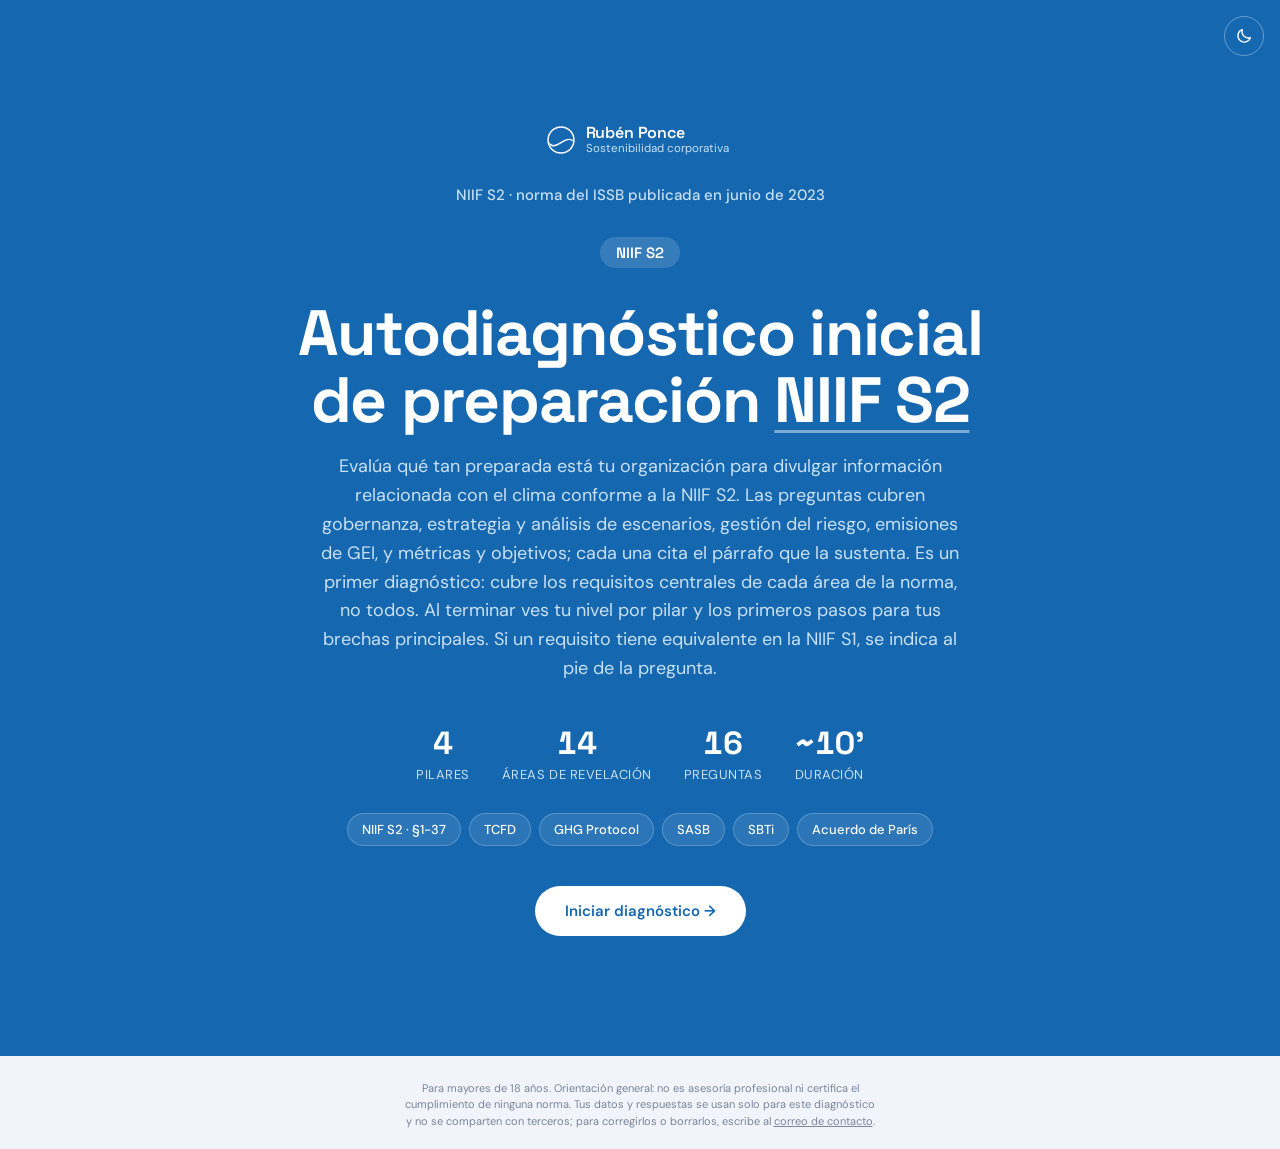
<file: herramientas/diagnostico-s2/index.html>
<!DOCTYPE html>
<html lang="es" data-rp-herramienta="diagnostico">
<head>
<meta charset="UTF-8">
<script src="../../assets/marca/tema.js"></script>

<meta name="viewport" content="width=device-width, initial-scale=1.0">
<title>Autodiagnóstico inicial IFRS S2 · Rubén Ponce</title>
<link rel="icon" href="../../assets/marca/favicon.ico" sizes="any">
<link rel="icon" type="image/svg+xml" href="../../assets/marca/favicon.svg">
<link rel="apple-touch-icon" href="../../assets/marca/favicon-180.png">

<meta name="theme-color" content="#1567B0">
<meta name="description" content="Autodiagnóstico inicial frente a IFRS S2: nivel por pilar y primeros pasos, con la cita de cada requisito.">
<meta property="og:site_name" content="Rubén Ponce">
<meta property="og:type" content="website">
<meta property="og:title" content="Autodiagnóstico inicial IFRS S2 · Rubén Ponce">
<meta property="og:description" content="Evalúa tu preparación frente a IFRS S2 y recibe un plan de acción por pilar.">
<meta name="twitter:card" content="summary">
<link href="https://fonts.googleapis.com/css2?family=Space+Grotesk:wght@500;600;700&family=DM+Sans:opsz,wght@9..40,400;9..40,500;9..40,600;9..40,700&family=JetBrains+Mono:wght@400;500&display=swap" rel="stylesheet">
<style>
:root{
  --navy:#0F1B2D;--blue:#1567B0;--mid:#256FB4;--sky:#6FB2E8;
  --cream:#F1F4FA;--sand:#DFE6F0;--white:#FBFCFE;--text:#0F1B2D;--text-light:#5C6B85;
  --p1:#1567B0;--p2:#0E6A6F;--p3:#5B4B8B;--p4:#4D6B1F;
  --p1-bg:#E6F0F9;--p2-bg:#E1F0EE;--p3-bg:#EDE9F4;--p4-bg:#EEF3E4;
  --s1:#1567B0;--s2:#0E6A6F;
  --lv0:#5C6B85;--lv0-bg:#F1F4FA;
  --lv1:#256FB4;--lv1-bg:#E6F0F9;
  --lv2:#1567B0;--lv2-bg:#DCE9F6;
  --lv3:#0F4A7F;--lv3-bg:#CFE0F2;
  --lv4:#0B3A64;--lv4-bg:#BFD6EE;
}
*{margin:0;padding:0;box-sizing:border-box;}
body{font-family:'DM Sans','Segoe UI',system-ui,sans-serif;background:var(--navy);color:var(--text);min-height:100vh;}

/* ── INTRO ── */
#screen-intro{display:flex;flex-direction:column;align-items:center;justify-content:center;min-height:100vh;background:var(--navy);position:relative;overflow:hidden;padding:2rem;}
#screen-intro::before{content:'';position:absolute;inset:0;background:radial-gradient(ellipse 80% 60% at 50% 30%,rgba(21,101,192,.3) 0%,transparent 70%);pointer-events:none;}
.intro-badge{font-size:.7rem;font-weight:600;letter-spacing:.25em;text-transform:uppercase;color:var(--sky);border:1px solid rgba(79,195,247,.4);padding:.4rem 1rem;border-radius:2px;margin-bottom:2rem;opacity:0;animation:fadeUp .6s ease .2s forwards;}
.intro-logo{display:flex;gap:10px;align-items:center;margin-bottom:2rem;opacity:0;animation:fadeUp .6s ease .4s forwards;}
.norm-badge{padding:.3rem .8rem;border-radius:3px;font-family:'JetBrains Mono',monospace;font-weight:700;font-size:1.1rem;}
.norm-s1{background:var(--s1);color:white;}.norm-s2{background:var(--s2);color:white;}
.norm-sep{color:rgba(255,255,255,.3);font-size:1.2rem;}
.intro-title{font-family:'DM Sans','Segoe UI',system-ui,sans-serif;font-size:clamp(2.4rem,6.4vw,4.8rem);font-weight:600;letter-spacing:-.02em;color:var(--white);text-align:center;line-height:1.1;max-width:800px;margin-bottom:1.2rem;opacity:0;animation:fadeUp .6s ease .6s forwards;}
.intro-title em{font-style:normal;color:var(--sky);}
.intro-desc{font-size:.95rem;font-weight:300;color:rgba(250,251,255,.65);text-align:center;max-width:640px;line-height:1.7;margin-bottom:2.5rem;opacity:0;animation:fadeUp .6s ease .8s forwards;}
.intro-stats{display:flex;gap:2rem;margin-bottom:1.8rem;flex-wrap:wrap;justify-content:center;opacity:0;animation:fadeUp .6s ease 1s forwards;}
.stat{text-align:center;}
.stat-n{font-family:'DM Sans','Segoe UI',system-ui,sans-serif;font-size:2rem;font-weight:700;color:var(--sky);display:block;}
.stat-label{font-size:.68rem;font-weight:400;letter-spacing:.08em;color:rgba(250,251,255,.45);text-transform:uppercase;}
.intro-frameworks{display:flex;gap:.5rem;flex-wrap:wrap;justify-content:center;margin-bottom:2.5rem;opacity:0;animation:fadeUp .6s ease 1.1s forwards;}
.fw-tag{font-size:.68rem;font-weight:600;letter-spacing:.08em;padding:.28rem .65rem;border-radius:2px;border:1px solid;color:rgba(250,251,255,.7);}
.fw-s1{background:rgba(21,101,192,.2);border-color:rgba(21,101,192,.4);}
.fw-s2{background:rgba(0,121,107,.2);border-color:rgba(0,121,107,.4);}
.fw-other{background:rgba(255,255,255,.06);border-color:rgba(255,255,255,.15);}
.btn-start{background:var(--sky);color:var(--navy);border:none;padding:1rem 3rem;font-family:'DM Sans','Segoe UI',system-ui,sans-serif;font-size:.9rem;font-weight:700;letter-spacing:.12em;text-transform:uppercase;cursor:pointer;border-radius:3px;transition:all .2s ease;opacity:0;animation:fadeUp .6s ease 1.2s forwards;}
.btn-start:hover{background:#6FB2E8;transform:translateY(-2px);box-shadow:0 8px 24px rgba(79,195,247,.4);}

/* ── REGISTRO ── */
#screen-register{display:none;min-height:100vh;background:var(--navy);align-items:center;justify-content:center;padding:2rem;position:relative;}
#screen-register::before{content:'';position:absolute;inset:0;background:radial-gradient(ellipse 80% 60% at 50% 50%,rgba(21,101,192,.2) 0%,transparent 70%);pointer-events:none;}
.register-card{background:var(--white);border-radius:12px;padding:3rem;width:100%;max-width:540px;position:relative;z-index:1;box-shadow:0 24px 80px rgba(0,0,0,.45);}
.register-header{text-align:center;margin-bottom:2rem;}
.reg-logos{display:flex;gap:8px;justify-content:center;margin-bottom:1rem;}
.reg-badge{padding:.2rem .6rem;border-radius:2px;font-family:'JetBrains Mono',monospace;font-weight:700;font-size:.8rem;}
.reg-s1{background:var(--s1);color:white;}.reg-s2{background:var(--s2);color:white;}
.register-header h2{font-family:'DM Sans','Segoe UI',system-ui,sans-serif;font-size:1.8rem;font-weight:700;color:var(--text);margin-bottom:.5rem;}
.register-header p{font-size:.85rem;color:var(--text-light);line-height:1.5;}
.form-row{display:grid;grid-template-columns:1fr 1fr;gap:1rem;}
.form-group{margin-bottom:1.1rem;}
.form-group label{display:block;font-size:.73rem;font-weight:600;letter-spacing:.07em;text-transform:uppercase;color:var(--text-light);margin-bottom:.35rem;}
.form-group input,.form-group select,.form-group textarea{width:100%;padding:.75rem .9rem;border:1.5px solid var(--sand);border-radius:4px;font-family:'DM Sans','Segoe UI',system-ui,sans-serif;font-size:.88rem;color:var(--text);background:var(--cream);transition:border-color .15s;outline:none;appearance:none;-webkit-appearance:none;resize:vertical;}
.form-group input:focus,.form-group select:focus,.form-group textarea:focus{border-color:var(--blue);background:var(--white);}
.form-group input::placeholder,.form-group textarea::placeholder{color:rgba(74,85,104,.4);}
.register-privacy{display:flex;align-items:flex-start;gap:.6rem;margin:1.2rem 0;font-size:.77rem;color:var(--text-light);line-height:1.5;}
.register-privacy input[type=checkbox]{width:16px;height:16px;flex-shrink:0;margin-top:2px;accent-color:var(--blue);cursor:pointer;}
.btn-register{width:100%;background:var(--blue);color:white;border:none;padding:.95rem;border-radius:4px;font-family:'DM Sans','Segoe UI',system-ui,sans-serif;font-size:.88rem;font-weight:600;letter-spacing:.08em;text-transform:uppercase;cursor:pointer;transition:all .2s;}
.btn-register:hover{background:var(--mid);transform:translateY(-1px);}
.btn-register:disabled{background:var(--sand);color:var(--text-light);cursor:not-allowed;transform:none;}
.reg-msg{display:none;border-radius:4px;padding:.7rem 1rem;font-size:.82rem;margin-top:.8rem;text-align:center;}
.reg-error{background:#F1F4FA;border:1px solid #FBE9E7;color:#5C6B85;}
.reg-ok{background:#E6F0F9;border:1px solid var(--blue);color:var(--blue);}
.sending-overlay{display:none;position:fixed;inset:0;background:rgba(10,37,64,.92);z-index:999;align-items:center;justify-content:center;flex-direction:column;gap:1rem;}
.sending-overlay.active{display:flex;}
.spinner{width:40px;height:40px;border:3px solid rgba(79,195,247,.3);border-top-color:var(--sky);border-radius:50%;animation:spin .8s linear infinite;}
.sending-text{color:var(--white);font-size:.9rem;text-align:center;max-width:280px;}

/* ── QUIZ ── */
#screen-quiz{display:none;background:var(--cream);min-height:100vh;}
.quiz-header{background:var(--navy);padding:.9rem 1.5rem;display:flex;align-items:center;justify-content:space-between;position:sticky;top:0;z-index:100;gap:1rem;}
.header-brand{display:flex;align-items:center;gap:8px;color:var(--white);font-family:'DM Sans','Segoe UI',system-ui,sans-serif;font-size:1rem;font-weight:600;flex-shrink:0;}
.header-badges{display:flex;gap:3px;}
.hbadge{font-family:'JetBrains Mono',monospace;font-size:.55rem;font-weight:700;padding:.15rem .35rem;border-radius:2px;}
.hb-s1{background:var(--s1);color:white;}.hb-s2{background:var(--s2);color:white;}
.progress-wrap{flex:1;max-width:380px;}
.progress-label{display:flex;justify-content:space-between;font-size:.68rem;color:rgba(250,251,255,.55);margin-bottom:5px;}
.progress-bar{height:4px;background:rgba(255,255,255,.1);border-radius:2px;overflow:hidden;}
.progress-fill{height:100%;background:var(--sky);border-radius:2px;transition:width .4s ease;width:0%;}
.header-counter{font-size:.72rem;color:rgba(250,251,255,.5);white-space:nowrap;}
.pillar-nav{background:var(--white);border-bottom:1px solid var(--sand);padding:0 1.5rem;display:flex;overflow-x:auto;}
.pillar-tab{padding:.9rem 1.2rem;font-size:.72rem;font-weight:600;letter-spacing:.06em;text-transform:uppercase;color:var(--text-light);cursor:pointer;border-bottom:2px solid transparent;white-space:nowrap;transition:all .2s;display:flex;align-items:center;gap:.4rem;}
.pillar-tab:hover{color:var(--blue);}
.pillar-tab.active{color:var(--blue);border-bottom-color:var(--blue);}
.tab-done{width:14px;height:14px;background:var(--blue);border-radius:50%;display:none;align-items:center;justify-content:center;font-size:.55rem;color:white;flex-shrink:0;}
.pillar-tab.done .tab-done{display:flex;}
.quiz-content{max-width:900px;margin:0 auto;padding:2rem 1.5rem 6rem;}
.pillar-section{display:none;}.pillar-section.active{display:block;}
.pillar-header{display:flex;align-items:flex-start;gap:1.2rem;margin-bottom:2rem;padding:1.75rem;border-radius:8px;}
.pillar-header.p1{background:var(--p1-bg);}.pillar-header.p2{background:var(--p2-bg);}
.pillar-header.p3{background:var(--p3-bg);}.pillar-header.p4{background:var(--p4-bg);}
.pillar-icon{font-size:2.2rem;flex-shrink:0;line-height:1;}
.pillar-info h2{font-family:'DM Sans','Segoe UI',system-ui,sans-serif;font-size:1.6rem;font-weight:700;margin-bottom:.3rem;}
.pillar-header.p1 .pillar-info h2{color:var(--p1);}
.pillar-header.p2 .pillar-info h2{color:var(--p2);}
.pillar-header.p3 .pillar-info h2{color:var(--p3);}
.pillar-header.p4 .pillar-info h2{color:var(--p4);}
.pillar-info p{font-size:.84rem;color:var(--text-light);line-height:1.6;margin-bottom:.6rem;}
.pillar-meta{display:flex;gap:.4rem;flex-wrap:wrap;}
.pillar-tag{font-size:.63rem;font-weight:600;letter-spacing:.05em;padding:.2rem .55rem;border-radius:2px;background:rgba(255,255,255,.7);}
.norm-ref-tag{font-size:.63rem;font-weight:700;padding:.18rem .5rem;border-radius:2px;}
.nr-s1{background:rgba(21,101,192,.15);color:var(--s1);}
.nr-s2{background:rgba(0,121,107,.15);color:var(--s2);}
.nr-both{background:rgba(106,27,154,.12);color:var(--p3);}

/* ── ÁREA DE REVELACIÓN (antes "divulgación recomendada") ── */
.revelation-area{background:var(--white);border-radius:8px;margin-bottom:1.25rem;overflow:hidden;border:1px solid var(--sand);}
.revelation-label{padding:1rem 1.25rem;display:flex;align-items:flex-start;gap:.9rem;border-bottom:1px solid var(--sand);background:rgba(245,247,251,.6);}
.disc-badge{min-width:32px;height:32px;border-radius:50%;display:flex;align-items:center;justify-content:center;font-size:.72rem;font-weight:700;flex-shrink:0;color:white;margin-top:2px;}
.disc-info{flex:1;}
.area-label-chip{font-size:.6rem;font-weight:700;letter-spacing:.1em;text-transform:uppercase;padding:.15rem .5rem;border-radius:2px;background:rgba(10,37,64,.08);color:var(--text-light);margin-bottom:.3rem;display:inline-block;}
.disc-title{font-size:.86rem;font-weight:600;color:var(--text);line-height:1.4;margin-bottom:.2rem;}
.disc-ref{font-size:.7rem;color:var(--text-light);}

.question-block{padding:1.25rem 1.25rem 0 1.5rem;border-bottom:1px solid var(--sand);}
.question-block:last-child{border-bottom:none;}
.q-header{display:flex;gap:.75rem;align-items:flex-start;margin-bottom:.9rem;}
.q-code-block{display:flex;flex-direction:column;align-items:center;gap:4px;flex-shrink:0;}
.q-code{font-family:'JetBrains Mono',monospace;font-size:.62rem;font-weight:600;padding:.25rem .5rem;border-radius:4px;border:1px solid;white-space:nowrap;}
.code-p1{background:var(--p1-bg);color:var(--p1);border-color:rgba(21,101,192,.25);}
.code-p2{background:var(--p2-bg);color:var(--p2);border-color:rgba(0,121,107,.25);}
.code-p3{background:var(--p3-bg);color:var(--p3);border-color:rgba(106,27,154,.25);}
.code-p4{background:var(--p4-bg);color:var(--p4);border-color:rgba(77,107,31,.25);}
.q-seq{font-size:.58rem;color:var(--text-light);font-family:'JetBrains Mono',monospace;}
.q-body{flex:1;}
.question-text{font-size:.88rem;color:var(--text);line-height:1.6;margin-bottom:.3rem;}
.q-ref{font-size:.67rem;color:var(--text-light);font-style:italic;display:flex;align-items:center;gap:.3rem;flex-wrap:wrap;}
.q-ref-tag{background:var(--sand);padding:.08rem .4rem;border-radius:2px;font-style:normal;font-weight:600;font-size:.6rem;letter-spacing:.04em;color:#33415C;}
.options{display:flex;gap:.6rem;flex-wrap:wrap;padding-left:56px;margin-bottom:.7rem;}
.option-btn{padding:.5rem .95rem;border-radius:4px;border:1.5px solid var(--sand);background:var(--cream);font-family:'DM Sans','Segoe UI',system-ui,sans-serif;font-size:.78rem;font-weight:500;cursor:pointer;transition:all .15s;color:var(--text-light);}
.option-btn:hover{border-color:var(--blue);color:var(--blue);background:#E6F0F9;}
.option-btn.selected.opt-0{border-color:#B3261E;background:#F1F4FA;color:#5C6B85;}
.option-btn.selected.opt-1{border-color:#4D6B1F;background:#E6F0F9;color:#256FB4;}
.option-btn.selected.opt-2{border-color:#A15C00;background:#DCE9F6;color:#1567B0;}
.option-btn.selected.opt-3{border-color:#146B41;background:#E4F3EB;color:#0F4A7F;}

/* ── CAMPO DE COMENTARIOS ── */
.comment-wrap{padding:0 1.25rem 1rem 58px;}
.comment-toggle{background:none;border:none;font-family:'DM Sans','Segoe UI',system-ui,sans-serif;font-size:.72rem;color:var(--text-light);cursor:pointer;padding:.2rem 0;display:flex;align-items:center;gap:.3rem;opacity:.7;transition:opacity .15s;}
.comment-toggle:hover{opacity:1;color:var(--blue);}
.comment-toggle.has-text{color:var(--blue);opacity:1;}
.comment-box{display:none;margin-top:.4rem;}
.comment-box.open{display:block;}
.comment-box textarea{width:100%;padding:.6rem .8rem;border:1.5px solid var(--sand);border-radius:4px;font-family:'DM Sans','Segoe UI',system-ui,sans-serif;font-size:.8rem;color:var(--text);background:var(--cream);resize:vertical;min-height:56px;outline:none;transition:border-color .15s;line-height:1.5;}
.comment-box textarea:focus{border-color:var(--blue);background:var(--white);}
.comment-box textarea::placeholder{color:rgba(74,85,104,.35);font-style:italic;}
.comment-char{font-size:.65rem;color:var(--text-light);margin-top:.2rem;text-align:right;}

.quiz-nav{position:fixed;bottom:0;left:0;right:0;background:var(--white);border-top:1px solid var(--sand);padding:.85rem 1.5rem;display:flex;justify-content:space-between;align-items:center;z-index:50;}
.btn-nav{padding:.7rem 1.75rem;border-radius:4px;font-family:'DM Sans','Segoe UI',system-ui,sans-serif;font-size:.82rem;font-weight:600;cursor:pointer;transition:all .2s;letter-spacing:.05em;}
.btn-prev{background:transparent;border:1.5px solid var(--sand);color:var(--text-light);}
.btn-prev:hover{border-color:#5C6B85;color:#5C6B85;}
.btn-next{background:var(--blue);border:none;color:white;}
.btn-next:hover{background:var(--mid);transform:translateY(-1px);}
.btn-next:disabled{background:var(--sand);color:var(--text-light);cursor:not-allowed;transform:none;}
.nav-hint{font-size:.75rem;color:var(--text-light);text-align:center;}

/* ── RESULTADOS ── */
#screen-results{display:none;background:var(--cream);min-height:100vh;}
.results-hero{background:var(--navy);padding:3.5rem 2rem 2.5rem;text-align:center;position:relative;overflow:hidden;}
.results-hero::before{content:'';position:absolute;inset:0;background:radial-gradient(ellipse at 50% 100%,rgba(21,101,192,.35) 0%,transparent 60%);}
.results-hero-content{position:relative;z-index:1;}
.user-chip{display:inline-flex;align-items:center;gap:.5rem;background:rgba(79,195,247,.12);border:1px solid rgba(79,195,247,.25);border-radius:20px;padding:.3rem .9rem;margin-bottom:1.2rem;font-size:.78rem;color:rgba(250,251,255,.75);}
.user-chip strong{color:var(--sky);}
.results-badge{display:inline-block;font-size:.68rem;font-weight:600;letter-spacing:.2em;text-transform:uppercase;color:var(--sky);border:1px solid rgba(79,195,247,.3);padding:.3rem .85rem;border-radius:2px;margin-bottom:1.2rem;}
.results-title{font-family:'DM Sans','Segoe UI',system-ui,sans-serif;font-size:clamp(1.8rem,4.5vw,3.2rem);font-weight:600;color:var(--white);margin-bottom:.6rem;}
.results-level{font-size:1rem;font-weight:300;color:var(--sky);margin-bottom:.8rem;}
.results-score-big{font-family:'DM Sans','Segoe UI',system-ui,sans-serif;font-size:4.5rem;font-weight:700;color:var(--sky);line-height:1;}
.results-score-label{font-size:.75rem;color:rgba(250,251,255,.45);letter-spacing:.1em;text-transform:uppercase;margin-top:.2rem;margin-bottom:1rem;}
.results-content{max-width:940px;margin:0 auto;padding:2.5rem 1.5rem 4rem;}
.section-title{font-family:'DM Sans','Segoe UI',system-ui,sans-serif;font-size:1.5rem;font-weight:600;color:var(--text);margin-bottom:1.2rem;margin-top:2rem;padding-bottom:.5rem;border-bottom:1px solid var(--sand);}

.results-grid{display:grid;grid-template-columns:repeat(auto-fit,minmax(200px,1fr));gap:1rem;margin-bottom:1.5rem;}
.pillar-card{background:var(--white);border-radius:8px;padding:1.4rem;border:1px solid var(--sand);text-align:center;position:relative;overflow:hidden;}
.pillar-card::before{content:'';position:absolute;top:0;left:0;right:0;height:4px;}
.pillar-card.p1::before{background:var(--p1);}.pillar-card.p2::before{background:var(--p2);}
.pillar-card.p3::before{background:var(--p3);}.pillar-card.p4::before{background:var(--p4);}
.pillar-card-icon{font-size:1.8rem;margin-bottom:.6rem;display:block;}
.pillar-card-name{font-size:.72rem;font-weight:600;text-transform:uppercase;letter-spacing:.08em;color:var(--text-light);margin-bottom:.6rem;}
.pillar-card-score{font-family:'DM Sans','Segoe UI',system-ui,sans-serif;font-size:2.6rem;font-weight:700;line-height:1;margin-bottom:.3rem;}
.p1 .pillar-card-score{color:var(--p1);}.p2 .pillar-card-score{color:var(--p2);}
.p3 .pillar-card-score{color:var(--p3);}.p4 .pillar-card-score{color:var(--p4);}
.pillar-card-lv{font-size:.7rem;color:var(--text-light);margin-bottom:.5rem;}
.pillar-card-bar{height:5px;background:var(--sand);border-radius:3px;overflow:hidden;}
.pillar-card-fill{height:100%;border-radius:3px;}
.p1 .pillar-card-fill{background:var(--p1);}.p2 .pillar-card-fill{background:var(--p2);}
.p3 .pillar-card-fill{background:var(--p3);}.p4 .pillar-card-fill{background:var(--p4);}

.norm-split{background:var(--white);border-radius:8px;border:1px solid var(--sand);margin-bottom:1.5rem;overflow:hidden;}
.norm-split-header{padding:1rem 1.4rem;border-bottom:1px solid var(--sand);display:flex;align-items:center;gap:.7rem;}
.norm-split-grid{display:grid;grid-template-columns:1fr 1fr;gap:1px;background:var(--sand);}
.norm-split-col{background:var(--white);padding:1.2rem 1.4rem;}
.nsc-label{display:flex;align-items:center;gap:.5rem;margin-bottom:.8rem;}
.nsc-score{font-family:'DM Sans','Segoe UI',system-ui,sans-serif;font-size:2rem;font-weight:700;}
.nsc-s1{color:var(--s1);}.nsc-s2{color:var(--s2);}
.nsc-bar{height:6px;background:var(--sand);border-radius:3px;overflow:hidden;margin-top:.5rem;}
.nsc-fill-s1{height:100%;border-radius:3px;background:var(--s1);}
.nsc-fill-s2{height:100%;border-radius:3px;background:var(--s2);}

.heatmap-section{background:var(--white);border-radius:8px;border:1px solid var(--sand);margin-bottom:1.5rem;overflow:hidden;}
.heatmap-header{padding:1.1rem 1.4rem;border-bottom:1px solid var(--sand);display:flex;align-items:center;gap:.7rem;}
.heatmap-grid{padding:1.2rem 1.4rem;display:grid;grid-template-columns:repeat(auto-fill,minmax(270px,1fr));gap:.6rem;}
.hm-cell{border-radius:6px;padding:.8rem 1rem;display:flex;align-items:center;gap:.7rem;border:1px solid transparent;}
.hm-cell.lvl-0{background:var(--lv0-bg);border-color:#FBE9E740;}
.hm-cell.lvl-1{background:var(--lv1-bg);border-color:#FCF1E040;}
.hm-cell.lvl-2{background:var(--lv2-bg);border-color:#A15C0040;}
.hm-cell.lvl-3{background:var(--lv3-bg);border-color:#E4F3EB40;}
.hm-badge{width:32px;height:32px;border-radius:50%;display:flex;align-items:center;justify-content:center;font-size:.65rem;font-weight:700;color:white;flex-shrink:0;}
.hm-code{font-family:'JetBrains Mono',monospace;font-size:.58rem;font-weight:600;display:block;margin-top:3px;opacity:.7;}
.hm-info{flex:1;min-width:0;}
.hm-disc{font-size:.68rem;font-weight:700;letter-spacing:.04em;text-transform:uppercase;margin-bottom:.1rem;}
.hm-text{font-size:.72rem;color:var(--text-light);line-height:1.3;overflow:hidden;text-overflow:ellipsis;white-space:nowrap;}
.hm-pct{font-size:1.1rem;font-weight:700;font-family:'DM Sans','Segoe UI',system-ui,sans-serif;flex-shrink:0;}
.lvl-0 .hm-pct{color:var(--lv0);}.lvl-1 .hm-pct{color:var(--lv1);}
.lvl-2 .hm-pct{color:var(--lv2);}.lvl-3 .hm-pct{color:var(--lv3);}

.detail-section{background:var(--white);border-radius:8px;border:1px solid var(--sand);margin-bottom:1rem;overflow:hidden;}
.detail-header{padding:1rem 1.4rem;border-bottom:1px solid var(--sand);display:flex;align-items:center;gap:.7rem;cursor:pointer;user-select:none;transition:background .15s;}
.detail-header:hover{background:var(--cream);}
.detail-toggle{margin-left:auto;font-size:.75rem;color:var(--text-light);transition:transform .2s;}
.detail-header.open .detail-toggle{transform:rotate(180deg);}
.detail-body{display:none;}
.detail-header.open+.detail-body{display:block;}
.detail-row{padding:.85rem 1.4rem;display:flex;align-items:flex-start;gap:.8rem;border-bottom:1px solid var(--sand);}
.detail-row:last-child{border-bottom:none;}
.detail-code{font-family:'JetBrains Mono',monospace;font-size:.6rem;font-weight:600;padding:.2rem .4rem;border-radius:3px;border:1px solid;white-space:nowrap;flex-shrink:0;margin-top:2px;}
.detail-q{flex:1;}
.detail-qtext{font-size:.82rem;color:var(--text);line-height:1.4;margin-bottom:.2rem;}
.detail-qref{font-size:.64rem;color:var(--text-light);font-style:italic;}
.detail-comment{font-size:.75rem;color:var(--blue);margin-top:.3rem;font-style:italic;background:var(--p1-bg);padding:.3rem .6rem;border-radius:3px;border-left:2px solid var(--blue);}
.detail-ans{flex-shrink:0;text-align:right;min-width:90px;}
.ans-chip{font-size:.7rem;font-weight:600;padding:.22rem .55rem;border-radius:3px;white-space:nowrap;display:block;margin-bottom:.3rem;}
.ans-0{background:var(--lv0-bg);color:var(--lv0);}
.ans-1{background:var(--lv1-bg);color:var(--lv1);}
.ans-2{background:var(--lv2-bg);color:var(--lv2);}
.ans-3{background:var(--lv3-bg);color:var(--lv3);}
.detail-bar{width:60px;height:4px;background:var(--sand);border-radius:2px;overflow:hidden;margin-left:auto;}
.detail-fill{height:100%;border-radius:2px;}

/* ═══ TABLA ÍNDICE ═══ */
.index-section{background:var(--white);border-radius:8px;border:1px solid var(--sand);margin-bottom:1.5rem;overflow:hidden;}
.index-header{padding:1.2rem 1.5rem;border-bottom:1px solid var(--sand);background:var(--navy);}
.index-header h3{font-family:'DM Sans','Segoe UI',system-ui,sans-serif;font-size:1.2rem;color:var(--white);}
.index-header p{font-size:.75rem;color:rgba(250,251,255,.55);margin-top:.2rem;}
.index-legend{padding:.75rem 1.5rem;border-bottom:1px solid var(--sand);display:flex;gap:1.5rem;flex-wrap:wrap;background:rgba(245,247,251,.5);}
.legend-item{display:flex;align-items:center;gap:.4rem;font-size:.72rem;color:var(--text-light);}
.legend-dot{width:10px;height:10px;border-radius:2px;flex-shrink:0;}
.index-table{width:100%;border-collapse:collapse;font-size:.78rem;}
.index-table th{background:var(--navy);color:rgba(250,251,255,.85);font-weight:600;font-size:.62rem;letter-spacing:.08em;text-transform:uppercase;padding:.65rem 1rem;text-align:left;border-right:1px solid rgba(255,255,255,.08);}
.index-table th:last-child{border-right:none;}
.index-table td{padding:.6rem 1rem;border-bottom:1px solid var(--sand);border-right:1px solid var(--sand);vertical-align:middle;line-height:1.35;}
.index-table td:last-child{border-right:none;}
.index-table tr:last-child td{border-bottom:none;}
.index-table tr:hover td{background:var(--cream);}
.idx-code{font-family:'JetBrains Mono',monospace;font-weight:600;font-size:.67rem;padding:.2rem .45rem;border-radius:3px;border:1px solid;white-space:nowrap;}
.idx-pillar-band{width:5px;min-width:5px;padding:0!important;}
.idx-qtext{color:var(--text);font-size:.78rem;line-height:1.4;}
.idx-comment{font-size:.7rem;color:var(--blue);font-style:italic;margin-top:.2rem;}
.idx-ref{color:var(--text-light);font-size:.68rem;font-style:italic;}
.idx-score{text-align:center;font-weight:700;font-family:'DM Sans','Segoe UI',system-ui,sans-serif;font-size:1rem;}
.idx-bar{height:5px;background:var(--sand);border-radius:2px;overflow:hidden;margin-top:3px;}
.idx-bar-fill{height:100%;border-radius:2px;}
.idx-group-header td{background:var(--navy);color:var(--sky);font-family:'JetBrains Mono',monospace;font-size:.65rem;font-weight:700;letter-spacing:.1em;padding:.5rem 1rem;}
.idx-disc-header td{font-size:.72rem;font-weight:600;letter-spacing:.05em;padding:.5rem 1rem;border-bottom:1px solid var(--sand);}

/* ═══ PLAN DE ACCIÓN DOBLE ═══ */
.action-plan-grid{display:grid;grid-template-columns:1fr;gap:1.5rem;margin-bottom:1.5rem;}
.q-eq,.detail-eq,.idx-eq{font-size:.66rem;color:var(--text-light);margin-top:.3rem;padding-left:.5rem;border-left:2px solid var(--sand);}
@media(max-width:700px){.action-plan-grid{grid-template-columns:1fr;}}
.action-plan-col{background:var(--white);border-radius:8px;border:1px solid var(--sand);overflow:hidden;}
.plan-header{padding:1.1rem 1.4rem;display:flex;align-items:center;gap:.7rem;border-bottom:1px solid var(--sand);}
.plan-header-s1{background:rgba(21,101,192,.07);}
.plan-header-s2{background:rgba(0,121,107,.07);}
.plan-score{font-family:'DM Sans','Segoe UI',system-ui,sans-serif;font-size:1.8rem;font-weight:700;margin-left:auto;flex-shrink:0;}
.plan-score-s1{color:var(--s1);}.plan-score-s2{color:var(--s2);}
.plan-items{padding:0;}
.plan-item{padding:1rem 1.4rem;border-bottom:1px solid var(--sand);display:flex;gap:.8rem;align-items:flex-start;}
.plan-item:last-child{border-bottom:none;}
.plan-item-icon{width:28px;height:28px;border-radius:50%;display:flex;align-items:center;justify-content:center;font-size:.7rem;font-weight:700;color:white;flex-shrink:0;margin-top:1px;}
.pi-urgent{background:#5C6B85;}
.pi-high{background:#A15C00;}
.pi-medium{background:#1567B0;}
.pi-low{background:#146B41;}
.plan-item-body h4{font-size:.84rem;font-weight:600;margin-bottom:.2rem;color:var(--text);}
.plan-item-body p{font-size:.78rem;color:var(--text-light);line-height:1.55;}
.plan-item-body .para-refs{margin-top:.35rem;display:flex;flex-wrap:wrap;gap:.3rem;}
.para-ref{font-family:'JetBrains Mono',monospace;font-size:.6rem;font-weight:600;padding:.1rem .4rem;border-radius:3px;}
.pref-s1{background:var(--p1-bg);color:var(--s1);}
.pref-s2{background:var(--p2-bg);color:var(--s2);}
.plan-empty{padding:2rem 1.4rem;text-align:center;color:var(--lv3);font-size:.88rem;}

.results-actions{display:flex;gap:1rem;flex-wrap:wrap;margin-top:2rem;}
.btn-action{padding:.8rem 1.75rem;border-radius:4px;font-family:'DM Sans','Segoe UI',system-ui,sans-serif;font-size:.82rem;font-weight:600;cursor:pointer;transition:all .2s;letter-spacing:.05em;text-decoration:none;display:inline-flex;align-items:center;gap:.5rem;border:none;}
.btn-primary{background:var(--blue);color:white;}.btn-primary:hover{background:var(--mid);}
.btn-secondary{background:transparent;border:1.5px solid var(--blue)!important;color:var(--blue);}.btn-secondary:hover{background:var(--p1-bg);}

.nivel-tag{display:inline-block;padding:.28rem .8rem;border-radius:3px;font-size:.72rem;font-weight:600;text-transform:uppercase;letter-spacing:.07em;}
.nivel-0{background:var(--lv0-bg);color:var(--lv0);}
.nivel-1{background:var(--lv1-bg);color:var(--lv1);}
.nivel-2{background:var(--lv2-bg);color:var(--lv2);}
.nivel-3{background:var(--lv3-bg);color:var(--lv3);}
.nivel-4{background:var(--lv4-bg);color:var(--lv4);}

/* Info box Google Sheets */
.sheets-info{background:var(--p2-bg);border:1px solid rgba(0,121,107,.3);border-radius:6px;padding:1rem 1.2rem;margin-bottom:1.5rem;font-size:.82rem;color:var(--s2);line-height:1.6;}
.sheets-info strong{display:block;margin-bottom:.3rem;}

@keyframes fadeUp{from{opacity:0;transform:translateY(16px);}to{opacity:1;transform:translateY(0);}}
@keyframes spin{to{transform:rotate(360deg);}}
@media print{.quiz-nav,.results-actions,.pillar-nav,.quiz-header,.sheets-info{display:none!important;}#screen-results{display:block!important;}.detail-body{display:block!important;}body{background:white;}.results-hero{-webkit-print-color-adjust:exact;print-color-adjust:exact;}.action-plan-grid{grid-template-columns:1fr 1fr!important;}}
@media(max-width:640px){.intro-stats{gap:1.2rem;}.form-row{grid-template-columns:1fr;}.quiz-header{flex-wrap:wrap;}.progress-wrap{order:3;width:100%;}.options{flex-direction:column;padding-left:0;}.option-btn{width:100%;}.comment-wrap{padding:0 1rem .8rem 1rem;}.heatmap-grid{grid-template-columns:1fr;}.norm-split-grid{grid-template-columns:1fr;}}

  /* ══════════════════════════════════════════════════════════════════════
     REDISEÑO · marca Rubén Ponce v1.1
     El problema que resuelve: había tarjetas claras flotando sobre un fondo
     oscuro, sin relación entre sí. Ahora hay un solo suelo —papel— y el azul
     profundo se reserva para las bandas de cabecera, que sí son deliberadas.
     No altera preguntas, cálculos ni datos.
     ══════════════════════════════════════════════════════════════════════ */

  :root{
    --papel:#FBFCFE;
    --papel-alt:#F1F4FA;
    --tinta:#0F1B2D;
    --tinta-media:#5C6B85;
    --linea:#DFE6F0;
    --azul:#1567B0;
    --azul-hondo:#0F4A7F;
    --azul-aire:#E6F0F9;
    --sombra:0 1px 2px rgba(15,27,45,.06);
    --sombra-m:0 4px 16px rgba(15,27,45,.08);
  }

  body{background:var(--papel-alt); color:var(--tinta);}

  /* ── Portada ─────────────────────────────────────────────────────────── */
  #screen-intro{
    background:
      radial-gradient(ellipse 900px 520px at 50% -8%, var(--azul-aire), transparent 62%),
      var(--papel);
    padding:3rem 1.5rem;
  }
  .intro-badge{
    color:var(--azul-hondo);
    background:var(--azul-aire);
    border:1px solid #BFD6EE;
    border-radius:999px;
    padding:.45rem 1rem;
  }
  .intro-title{
    color:var(--tinta); letter-spacing:-.02em;
    max-width:18ch; text-wrap:balance; margin-left:auto; margin-right:auto;
  }
  .intro-title em{color:var(--azul); font-style:normal;}
  .intro-desc{color:var(--tinta-media); font-weight:400;}
  .intro-stats .stat-n{color:var(--azul-hondo); font-variant-numeric:tabular-nums;}
  .intro-stats .stat-label{color:var(--tinta-media);}
  .intro-frameworks .fw-tag{
    background:#FFFFFF; color:var(--tinta-media);
    border:1px solid var(--linea); border-radius:999px;
  }
  .intro-frameworks .fw-s1, .intro-frameworks .fw-s2{
    background:var(--azul-aire); color:var(--azul-hondo); border-color:#BFD6EE;
  }
  .btn-start{
    background:var(--azul); color:#FFFFFF;
    border-radius:999px; padding:.95rem 2.6rem;
    box-shadow:var(--sombra-m);
    transition:background .18s ease, transform .18s ease;
  }
  .btn-start:hover{background:var(--azul-hondo); transform:translateY(-1px);}

  /* ── Registro ────────────────────────────────────────────────────────── */
  #screen-register{
    background:
      radial-gradient(ellipse 900px 520px at 50% -8%, var(--azul-aire), transparent 62%),
      var(--papel);
  }
  .register-card{
    background:#FFFFFF;
    border:1px solid var(--linea);
    border-radius:18px;
    padding:2.4rem 2.2rem;
    box-shadow:var(--sombra-m);
    max-width:560px;
  }
  .register-card .form-group input,
  .register-card .form-group select{
    border-radius:8px; padding:.7rem .85rem; font-size:.9rem;
    border:1px solid #C3D0E2; background:#FFFFFF;
  }
  .register-card .form-group input:focus,
  .register-card .form-group select:focus{
    border-color:var(--azul); box-shadow:0 0 0 3px rgba(21,103,176,.12);
  }
  .register-card .form-group label{color:var(--tinta-media);}
  .btn-register{border-radius:999px; padding:.9rem; font-size:.85rem;}

  /* ── Bandas de cabecera: azul profundo, deliberado ──────────────────── */
  .quiz-header{
    background:var(--azul-hondo);
    border-bottom:1px solid rgba(255,255,255,.14);
    padding:.85rem 1.5rem;
  }
  .results-hero{background:var(--azul-hondo);}
  .index-header{background:var(--azul-hondo);}
  .index-table th{background:var(--azul-hondo);}

  /* ── Cuerpo del cuestionario ─────────────────────────────────────────── */
  #screen-quiz{background:var(--papel-alt);}
  .pillar-nav{
    background:#FFFFFF;
    border-bottom:1px solid var(--linea);
    position:sticky; top:56px; z-index:90;
  }
  .revelation-area,
  .pillar-card,
  .norm-split,
  .heatmap-section,
  .detail-section,
  .index-section,
  .action-plan-col{
    border:1px solid var(--linea);
    border-radius:14px;
    box-shadow:var(--sombra);
  }
  .quiz-nav{
    background:rgba(255,255,255,.94);
    -webkit-backdrop-filter:blur(12px); backdrop-filter:blur(12px);
    border-top:1px solid var(--linea);
  }
  .btn-next, .btn-primary{border-radius:999px; padding-left:1.6rem; padding-right:1.6rem;}
  .btn-next:hover, .btn-primary:hover{background:var(--azul-hondo);}

  /* ── Foco visible en todo lo interactivo ─────────────────────────────── */
  a:focus-visible, button:focus-visible, input:focus-visible,
  select:focus-visible, textarea:focus-visible, summary:focus-visible{
    outline:2px solid var(--azul); outline-offset:3px; border-radius:8px;
  }

  @media (prefers-reduced-motion:reduce){
    *{animation:none !important; transition:none !important;}
  }


  /* ── Bloque de marca: isotipo + nombre, enlazado al inicio ───────────── */
  .rp-home{
    display:inline-flex; align-items:center; gap:10px;
    text-decoration:none; color:inherit; flex:none;
    border-radius:999px; padding:4px 6px 4px 4px; margin-left:-4px;
    transition:background .18s ease, opacity .18s ease;
  }
  .rp-home:hover{opacity:.82;}
  .rp-home .rp-iso{flex:none;}
  .rp-home-texto{display:flex; flex-direction:column; line-height:1.15; text-align:left;}
  .rp-home-texto b{font-size:13.5px; font-weight:600; letter-spacing:-.01em;}
  .rp-home-texto i{
    font-style:normal; font-family:'JetBrains Mono',ui-monospace,monospace;
    font-size:9px; letter-spacing:.14em; text-transform:uppercase; opacity:.62;
  }

  .quiz-header .rp-home{color:#FFFFFF;}
  .quiz-header .rp-home:hover{background:rgba(255,255,255,.12); opacity:1;}
  .quiz-header .rp-home-texto i{opacity:.72;}
  .hb-sep{width:1px; height:26px; background:rgba(255,255,255,.24); margin:0 4px; flex:none;}
  .hb-titulo{font-size:.9rem; font-weight:600; white-space:nowrap;}
  #screen-intro > .rp-home{
    color:var(--azul-hondo); margin-bottom:1.6rem;
  }
  #screen-intro > .rp-home .rp-home-texto i{color:var(--tinta-media); opacity:1;}
  .register-card > .rp-home{
    color:var(--azul-hondo); margin-bottom:1.2rem;
    padding-bottom:1rem; border-bottom:1px solid var(--linea);
    width:100%; border-radius:0;
  }
  .register-card > .rp-home .rp-home-texto i{color:var(--tinta-media); opacity:1;}

</style>
<link rel="stylesheet" href="../../assets/marca/marca.tokens.css">
<link rel="stylesheet" href="../../assets/marca/herramienta.css">
</head>
<body>

<div class="sending-overlay" id="sending-overlay">
  <div class="spinner"></div>
  <span class="sending-text">Guardando tus respuestas…</span>
</div>

<!-- ═══ INTRO ═══ -->
<div id="screen-intro">
  <div class="rp-tema-esquina rp-tema-claro" data-rp-tema></div>
  <a class="rp-home" href="../../" title="Ir al inicio de Rubén Ponce"><svg class="rp-iso" viewBox="0 0 100 100" width="30" height="30" aria-hidden="true"><defs><clipPath id="rpDiscS12p"><circle cx="50" cy="50" r="40.75"/></clipPath></defs><g fill="none" stroke="currentColor" stroke-width="4.9"><circle cx="50" cy="50" r="43.2"/><path d="M 2 50 C 8 60 14 68.4 24 68.9 C 34 69.4 41 64.5 50 58.7 C 58.5 53.2 66 47.9 76 47.9 C 85 47.9 91 51.5 98 60" clip-path="url(#rpDiscS12p)"/></g></svg><span class="rp-home-texto"><b>Rubén Ponce</b><i>Sostenibilidad corporativa</i></span></a>

  <span class="intro-badge">NIIF S2 · norma del ISSB publicada en junio de 2023</span>
  <div class="intro-logo">
    <span class="norm-badge norm-s2">NIIF S2</span>
  </div>
  <h1 class="intro-title">Autodiagnóstico inicial<br>de preparación <em>NIIF S2</em></h1>
  <p class="intro-desc">Evalúa qué tan preparada está tu organización para divulgar información relacionada con el clima conforme a la NIIF S2. Las preguntas cubren gobernanza, estrategia y análisis de escenarios, gestión del riesgo, emisiones de GEI, y métricas y objetivos; cada una cita el párrafo que la sustenta. Es un primer diagnóstico: cubre los requisitos centrales de cada área de la norma, no todos. Al terminar ves tu nivel por pilar y los primeros pasos para tus brechas principales. Si un requisito tiene equivalente en la NIIF S1, se indica al pie de la pregunta.</p>
  <div class="intro-stats">
    <div class="stat"><span class="stat-n">4</span><span class="stat-label">Pilares</span></div>
    <div class="stat"><span class="stat-n" id="stat-areas">—</span><span class="stat-label">Áreas de Revelación</span></div>
    <div class="stat"><span class="stat-n" id="stat-preguntas">—</span><span class="stat-label">Preguntas</span></div>
    <div class="stat"><span class="stat-n">~10'</span><span class="stat-label">Duración</span></div>
  </div>
  <div class="intro-frameworks">
    <span class="fw-tag fw-s2">NIIF S2 · §1-37</span>
    <span class="fw-tag fw-other">TCFD</span><span class="fw-tag fw-other">GHG Protocol</span>
    <span class="fw-tag fw-other">SASB</span><span class="fw-tag fw-other">SBTi</span><span class="fw-tag fw-other">Acuerdo de París</span>
  </div>
  <button class="btn-start" onclick="goToRegister()">Iniciar diagnóstico →</button>
</div>

<!-- ═══ REGISTRO ═══ -->
<div id="screen-register">
  <div class="register-card">
    <div class="rp-tema-esquina" data-rp-tema></div>
    <a class="rp-home" href="../../" title="Ir al inicio de Rubén Ponce"><svg class="rp-iso" viewBox="0 0 100 100" width="26" height="26" aria-hidden="true"><defs><clipPath id="rpDiscS12r"><circle cx="50" cy="50" r="40.75"/></clipPath></defs><g fill="none" stroke="currentColor" stroke-width="4.9"><circle cx="50" cy="50" r="43.2"/><path d="M 2 50 C 8 60 14 68.4 24 68.9 C 34 69.4 41 64.5 50 58.7 C 58.5 53.2 66 47.9 76 47.9 C 85 47.9 91 51.5 98 60" clip-path="url(#rpDiscS12r)"/></g></svg><span class="rp-home-texto"><b>Rubén Ponce</b><i>Sostenibilidad corporativa</i></span></a>

    <div class="register-header">
      <div class="reg-logos"><span class="reg-badge reg-s2">NIIF S2</span></div>
      <h2>Antes de empezar</h2>
      <p>Estos datos se guardan junto con tus resultados. Solo Rubén Ponce tiene acceso a ellos.</p>
    </div>
    <div class="form-row">
      <div class="form-group"><label>Nombre *</label><input type="text" id="f-name" placeholder="Ana García"></div>
      <div class="form-group"><label>Cargo</label><input type="text" id="f-cargo" placeholder="Dir. Sostenibilidad"></div>
    </div>
    <div class="form-group"><label>Correo electrónico *</label><input type="email" id="f-email" placeholder="ana@empresa.com"></div>
    <div class="form-group"><label>Empresa / Organización *</label><input type="text" id="f-empresa" placeholder="Nombre de la organización"></div>
    <div class="form-row">
      <div class="form-group"><label>Sector</label>
        <select id="f-sector">
          <option value="">— Selecciona —</option>
          <option>Agroindustria y alimentos</option><option>Minería y recursos naturales</option>
          <option>Energía (petróleo, gas, renovables)</option><option>Manufactura</option>
          <option>Construcción e infraestructura</option><option>Servicios financieros y banca</option>
          <option>Gestión de activos e inversiones</option><option>Seguros</option>
          <option>Consultoría y servicios profesionales</option><option>Gobierno y sector público</option>
          <option>Otro</option>
        </select>
      </div>
      <div class="form-group"><label>País</label><input type="text" id="f-pais" placeholder="México"></div>
    </div>
    <div class="form-row">
      <div class="form-group"><label>¿Ya reportan con TCFD?</label>
        <select id="f-tcfd">
          <option value="">— Selecciona —</option>
          <option>Sí, completamente</option><option>Sí, parcialmente</option>
          <option>En proceso</option><option>No</option>
        </select>
      </div>
      <div class="form-group"><label>Aplicación NIIF S2</label>
        <select id="f-niif">
          <option value="">— Selecciona —</option>
          <option>Ya aplicable (2024)</option><option>Periodo 2025</option>
          <option>Adopción voluntaria</option><option>Evaluando</option><option>No aplica aún</option>
        </select>
      </div>
    </div>
    <div class="register-privacy">
      <input type="checkbox" id="f-privacy" onchange="checkPrivacy()">
      <label for="f-privacy">Soy mayor de 18 años y acepto que mis datos, respuestas y comentarios se guarden para este diagnóstico. No se comparten con terceros.</label>
    </div>
    <button class="btn-register" id="btn-register" onclick="submitRegister()" disabled>Comenzar diagnóstico →</button>
    <div class="reg-msg reg-error" id="reg-error"></div>
    <div class="reg-msg reg-ok" id="reg-ok">✓ Datos registrados. Iniciando diagnóstico…</div>
  </div>
</div>

<!-- ═══ QUIZ ═══ -->
<div id="screen-quiz">
  <header class="quiz-header">
    <div class="header-brand"><a class="rp-home" href="../../" title="Ir al inicio de Rubén Ponce"><svg class="rp-iso" viewBox="0 0 100 100" width="24" height="24" aria-hidden="true"><defs><clipPath id="rpDiscS12"><circle cx="50" cy="50" r="40.75"/></clipPath></defs><g fill="none" stroke="currentColor" stroke-width="4.9"><circle cx="50" cy="50" r="43.2"/><path d="M 2 50 C 8 60 14 68.4 24 68.9 C 34 69.4 41 64.5 50 58.7 C 58.5 53.2 66 47.9 76 47.9 C 85 47.9 91 51.5 98 60" clip-path="url(#rpDiscS12)"/></g></svg><span class="rp-home-texto"><b>Rubén Ponce</b><i>NIIF S2</i></span></a><span class="hb-sep"></span><div class="header-badges"><span class="hbadge hb-s2">S2</span></div><span class="hb-titulo">Diagnóstico NIIF S2</span></div>
    <div class="progress-wrap">
      <div class="progress-label"><span>Progreso</span><span id="progress-pct">0%</span></div>
      <div class="progress-bar"><div class="progress-fill" id="progress-fill"></div></div>
    </div>
    <span class="header-counter" id="q-counter">0</span>
    <span data-rp-tema></span>
  </header>
  <nav class="pillar-nav">
    <div class="pillar-tab active" id="tab-0" onclick="jumpToSection(0)">🏛 Gobernanza <span class="tab-done">✓</span></div>
    <div class="pillar-tab" id="tab-1" onclick="jumpToSection(1)">🗺 Estrategia <span class="tab-done">✓</span></div>
    <div class="pillar-tab" id="tab-2" onclick="jumpToSection(2)">⚖️ Gestión del Riesgo <span class="tab-done">✓</span></div>
    <div class="pillar-tab" id="tab-3" onclick="jumpToSection(3)">📊 Métricas y Objetivos <span class="tab-done">✓</span></div>
  </nav>
  <div class="quiz-content" id="quiz-content"></div>
  <div class="quiz-nav">
    <button class="btn-nav btn-prev" onclick="prevSection()" id="btn-prev" style="visibility:hidden">← Anterior</button>
    <span class="nav-hint" id="nav-hint"></span>
    <button class="btn-nav btn-next" onclick="nextSection()" id="btn-next" disabled>Siguiente →</button>
  </div>
</div>

<!-- ═══ RESULTADOS ═══ -->
<div id="screen-results">
  <div class="results-hero">
    <div class="rp-tema-esquina rp-tema-claro" data-rp-tema></div>
    <div class="results-hero-content">
      <div class="user-chip">👤 <strong id="chip-name">—</strong> · <span id="chip-empresa">—</span></div>
      <span class="results-badge">Autodiagnóstico inicial NIIF S2 completado</span>
      <h1 class="results-title">Tu perfil de preparación NIIF S2</h1>
      <div class="results-level" id="r-level">—</div>
      <div class="results-score-big" id="r-score">—</div>
      <div class="results-score-label">Índice global de preparación</div>
    </div>
  </div>
  <div class="results-content">

    <div class="sheets-info">
      <strong>Tus resultados se enviaron para su registro</strong>
      Para conservar una copia, usa «Imprimir / PDF» al final de la página. Este autodiagnóstico orienta sobre tu nivel de preparación; no certifica el cumplimiento de la NIIF S2 ni sustituye una revisión independiente.
    </div>

    <h3 class="section-title">📊 Puntuación por pilar</h3>
    <div class="results-grid" id="results-grid"></div>

    <h3 class="section-title">🗺 Mapa de calor por área de revelación</h3>
    <div class="heatmap-section">
      <div class="heatmap-header"><span>🌡</span><h3 style="font-family:'DM Sans','Segoe UI',system-ui,sans-serif;font-weight:600;font-size:1.1rem;">Estado de todas las áreas de revelación NIIF S2</h3></div>
      <div class="heatmap-grid" id="heatmap-grid"></div>
    </div>

    <h3 class="section-title">🎯 Primeros pasos — NIIF S2</h3>
    <div class="action-plan-grid" id="action-plan-grid"></div>

    <div class="results-actions">
      <button class="btn-action btn-primary" onclick="window.print()">🖨 Imprimir / PDF</button>
      <button class="btn-action btn-secondary" onclick="restartQuiz()">↩ Nuevo diagnóstico</button>
      <a href="https://www.ifrs.org/issued-standards/ifrs-sustainability-disclosure-standards/" target="_blank" class="btn-action btn-secondary">📄 ifrs.org/ISSB</a>
    </div>
    <nav class="rp-relacionadas" aria-label="Herramientas relacionadas">
      <h2>Sigue con</h2>
      <ul>
        <li><a href="../diagnostico-s1/"><b>Autodiagnóstico inicial NIIF S1</b><span>Qué tan preparada está tu organización frente a los requisitos generales.</span></a></li>
        <li><a href="../selector-estandar/"><b>Selector de estándar</b><span>Qué estándares te exigen o te convienen según tu país y quién te pide la información.</span></a></li>
        <li><a href="../tracker-issb/"><b>Tracker del ISSB</b><span>Qué países de América ya adoptaron las NIIF S1 y S2, y desde cuándo.</span></a></li>
        <li><a href="../glosario-esg/"><b>Glosario ESG</b><span>Los términos de cada estándar, con el marco que los define.</span></a></li>
      </ul>
    </nav>
  </div>
</div>

<script>
// ═══════════════════════════════════
const APPS_SCRIPT_URL = "https://script.google.com/macros/s/AKfycbxp61jFSLHIFbDIn9IbAalmRJZsRfHqCvidY5e0dwAq6aWPGTHfdo08PzhIe-l32WSQXg/exec";
// ═══════════════════════════════════

const NORMA='S2';
const NORMA_NOMBRE='Información sobre el Clima';

const OPTS=[
  {label:'✗ No / No aplica',cls:'opt-0',val:0},
  {label:'◔ En evaluación', cls:'opt-1',val:1},
  {label:'◑ Parcialmente',  cls:'opt-2',val:2},
  {label:'✓ Implementado',  cls:'opt-3',val:3}
];

const pillars=[
{id:'GOB',name:'Gobernanza',color:'#1567B0',colorClass:'p1',icon:'🏛',
 description:'Divulgar los procesos, controles y procedimientos de gobernanza que la entidad utiliza para supervisar, gestionar y vigilar los riesgos y oportunidades relacionados con el clima.',
 tags:['NIIF S2 §5-7'],
 disclosures:[
  {letter:'A',src:'A',norm:'S2',para:'§6a',ref:'NIIF S2 §5-6a',
   text:'Supervisión del órgano de gobernanza sobre los riesgos y oportunidades relacionados con el clima',
   questions:[
    {text:'¿El órgano de gobernanza tiene responsabilidades formalmente asignadas —en mandatos, términos de referencia o descripciones de funciones— sobre la supervisión de los riesgos y oportunidades relacionados con el clima?',para:'S2·§6a(i)',ref:'NIIF S2 §6a(i) — Reflejo formal de responsabilidades en mandatos y políticas',norm:'S2',eq:'NIIF S1 §27a(i)'},
    {text:'¿El órgano de gobernanza recibe información periódica, estructurada y con frecuencia definida sobre los riesgos y oportunidades relacionados con el clima?',para:'S2·§6a(iii)',ref:'NIIF S2 §6a(iii) — Frecuencia y forma de la información al órgano de gobernanza',norm:'S2',eq:'NIIF S1 §27a(iii)'}
   ]},
  {letter:'B',src:'B',norm:'S2',para:'§6b',ref:'NIIF S2 §6b-7',
   text:'Papel de la gerencia en la gestión de los riesgos y oportunidades relacionados con el clima',
   questions:[
    {text:'¿La responsabilidad de gestionar los riesgos y oportunidades relacionados con el clima está delegada en un cargo específico o comité, con mecanismos de supervisión claramente definidos sobre dicho cargo?',para:'S2·§6b(i)',ref:'NIIF S2 §6b(i) — Delegación de responsabilidad a cargo/comité con supervisión definida',norm:'S2',eq:'NIIF S1 §27b(i)'}
   ]}
 ]},
{id:'EST',name:'Estrategia',color:'#0E6A6F',colorClass:'p2',icon:'🗺',
 description:'Divulgar el enfoque para gestionar los riesgos y oportunidades relacionados con el clima, sus efectos sobre el modelo de negocio, la cadena de valor, la estrategia y la planificación financiera, y la resiliencia climática.',
 tags:['NIIF S2 §8-23','GHG Protocol'],
 disclosures:[
  {letter:'A',src:'A',norm:'S2',para:'§10-12',ref:'NIIF S2 §10-12',
   text:'Identificación de riesgos y oportunidades relacionados con el clima',
   questions:[
    {text:'¿La organización ha identificado y descrito todos los riesgos y oportunidades relacionados con el clima que podrían afectar razonablemente sus perspectivas?',para:'S2·§10a',ref:'NIIF S2 §10a — Descripción de riesgos y oportunidades climáticos identificados',norm:'S2',eq:'NIIF S1 §30a'},
    {text:'¿Para cada riesgo climático identificado, se ha clasificado explícitamente si es un riesgo físico (agudo o crónico) o de transición (político, legal, tecnológico, de mercado, reputacional)?',para:'S2·§10b',ref:'NIIF S2 §10b + §3a — Clasificación de riesgos físicos vs. transición climática',norm:'S2'}
   ]},
  {letter:'B',src:'B',norm:'S2',para:'§13',ref:'NIIF S2 §13',
   text:'Efectos sobre el modelo de negocio y la cadena de valor',
   questions:[
    {text:'¿Se han descrito los efectos actuales y previstos de los riesgos y oportunidades relacionados con el clima sobre el modelo de negocio y la cadena de valor?',para:'S2·§13a',ref:'NIIF S2 §13a — Efectos actuales y previstos sobre modelo de negocio y cadena de valor',norm:'S2',eq:'NIIF S1 §32a'}
   ]},
  {letter:'C',src:'C',norm:'S2',para:'§14',ref:'NIIF S2 §14',
   text:'Estrategia, toma de decisiones y plan de transición climática',
   questions:[
    {text:'¿La organización cuenta con un plan de transición climática con objetivos, acciones, recursos, supuestos clave y dependencias para la transición hacia una economía con menos emisiones de carbono?',para:'S2·§14a(iv)',ref:'NIIF S2 §14a(iv) — Plan de transición climática con objetivos, supuestos y dependencias',norm:'S2'}
   ]},
  {letter:'D',src:'D',norm:'S2',para:'§15-21',ref:'NIIF S2 §15-21',
   text:'Efectos sobre la situación financiera, el rendimiento financiero y los flujos de efectivo',
   questions:[
    {text:'¿Se describen los efectos actuales de los riesgos y oportunidades relacionados con el clima sobre la situación financiera, el rendimiento financiero y los flujos de efectivo del periodo?',para:'S2·§16a',ref:'NIIF S2 §16a — Efectos financieros actuales en el periodo sobre el que se informa',norm:'S2',eq:'NIIF S1 §35a'}
   ]},
  {letter:'E',src:'E',norm:'S2',para:'§22+§B1-B18',ref:'NIIF S2 §22 + §B1-B18',
   text:'Resiliencia climática y análisis de escenarios',
   questions:[
    {text:'¿Se ha realizado un análisis de escenarios climáticos para evaluar la resiliencia de la estrategia y el modelo de negocio, con un enfoque proporcional a la exposición al riesgo y las capacidades disponibles?',para:'S2·§22·S2·§B1-B2',ref:'NIIF S2 §22 + §B1-B2 — Análisis de escenarios climáticos proporcional a exposición y capacidades',norm:'S2'}
   ]}
 ]},
{id:'RIE',name:'Gestión del Riesgo',color:'#5B4B8B',colorClass:'p3',icon:'⚖️',
 description:'Divulgar los procesos para identificar, evaluar, priorizar y supervisar los riesgos y oportunidades relacionados con el clima, y cómo se integran en la gestión global de riesgos de la entidad.',
 tags:['NIIF S2 §24-26'],
 disclosures:[
  {letter:'A',src:'A',norm:'S2',para:'§25a',ref:'NIIF S2 §25a',
   text:'Procesos para identificar, evaluar, priorizar y supervisar riesgos climáticos',
   questions:[
    {text:'¿Existen procesos y políticas formales para identificar, evaluar, priorizar y supervisar los riesgos relacionados con el clima, con definición de datos de entrada, métricas y fuentes de datos?',para:'S2·§25a(i)',ref:'NIIF S2 §25a(i) — Procesos formales documentados con datos de entrada y métricas definidos',norm:'S2',eq:'NIIF S1 §44a(i)'}
   ]},
  {letter:'B',src:'B',norm:'S2',para:'§25b',ref:'NIIF S2 §25b',
   text:'Procesos para identificar, evaluar, priorizar y supervisar oportunidades climáticas',
   questions:[
    {text:'¿Existen procesos formales para identificar, evaluar, priorizar y supervisar las oportunidades relacionadas con el clima, distinguibles de los procesos para riesgos?',para:'S2·§25b',ref:'NIIF S2 §25b — Procesos formales para identificación de oportunidades climáticas',norm:'S2',eq:'NIIF S1 §44b'}
   ]},
  {letter:'C',src:'C',norm:'S2',para:'§25c-26',ref:'NIIF S2 §25c + §26',
   text:'Integración en el proceso global de gestión de riesgos',
   questions:[
    {text:'¿Los procesos de identificación, evaluación, priorización y seguimiento de riesgos y oportunidades relacionados con el clima están formalmente integrados en el proceso global de gestión de riesgos (ERM)?',para:'S2·§25c',ref:'NIIF S2 §25c — Integración formal en el proceso global de gestión de riesgos (ERM)',norm:'S2',eq:'NIIF S1 §44c'}
   ]}
 ]},
{id:'MET',name:'Métricas y Objetivos',color:'#4D6B1F',colorClass:'p4',icon:'📊',
 description:'Divulgar las métricas y los objetivos para analizar y gestionar los riesgos y oportunidades relacionados con el clima, incluyendo las emisiones de GEI y el progreso hacia objetivos establecidos o requeridos por ley o regulación.',
 tags:['NIIF S2 §27-37','GHG Protocol','SBTi'],
 disclosures:[
  {letter:'A',src:'B',norm:'S2',para:'§29a+§B19-B57',ref:'NIIF S2 §29a + §B19-B57',
   text:'Emisiones de gases de efecto invernadero: Alcances 1, 2 y 3',
   questions:[
    {text:'¿Se revelan las emisiones brutas absolutas de GEI de Alcance 1, Alcance 2 y Alcance 3, en toneladas métricas de CO₂ equivalente, medidas conforme al Protocolo GEI: Norma Corporativa (2004)?',para:'S2·§29a(i-ii)',ref:'NIIF S2 §29a(i)-(ii) — Emisiones GEI brutas Alcance 1, 2 y 3 en CO₂eq (Protocolo GEI 2004)',norm:'S2'}
   ]},
  {letter:'B',src:'C',norm:'S2',para:'§29b-g+§B64-B65',ref:'NIIF S2 §29b-g + §B64-B65',
   text:'Métricas intersectoriales del clima: exposición, CAPEX, precio del carbono y remuneración',
   questions:[
    {text:'¿Se revela el importe y porcentaje de activos o actividades vulnerables a riesgos de transición climáticos, y el importe y porcentaje vulnerables a riesgos físicos climáticos?',para:'S2·§29b-c',ref:'NIIF S2 §29b-c — Activos/actividades vulnerables a riesgos de transición y físicos climáticos',norm:'S2'}
   ]},
  {letter:'C',src:'D',norm:'S2',para:'§32',ref:'NIIF S2 §32',
   text:'Métricas basadas en el sector industrial',
   questions:[
    {text:'¿La organización revela las métricas basadas en el sector industrial asociadas a su modelo de negocio y actividades, según la guía sectorial de la NIIF S2 (derivada de las Normas SASB)?',para:'S2·§32',ref:'NIIF S2 §32 — Métricas sectoriales de la guía basada en la industria',norm:'S2',eq:'NIIF S1 §48'}
   ]},
  {letter:'D',src:'E',norm:'S2',para:'§33-37',ref:'NIIF S2 §33-37',
   text:'Objetivos climáticos',
   questions:[
    {text:'¿La organización ha establecido objetivos climáticos cuantitativos y/o cualitativos, incluyendo objetivos de reducción de emisiones de GEI y cualquier objetivo requerido por ley o regulación?',para:'S2·§33',ref:'NIIF S2 §33 — Establecimiento de objetivos climáticos y de reducción de GEI',norm:'S2',eq:'NIIF S1 §51'}
   ]}
 ]}
];

const answers = {};
const comments = {};
let currentSection = 0;
let userData = {};
const TOTAL_Q = pillars.reduce((t,p) => t + p.disclosures.reduce((s,d) => s + d.questions.length, 0), 0);

function makeCode(pid, dl, para, qi) {
  const p = para.split('·')[0].trim();
  return `${pid}·${dl}·${p}·Q${qi+1}`;
}
function codeClass(pi) { return ['code-p1','code-p2','code-p3','code-p4'][pi]; }

// ── NAV ──
function goToRegister() {
  document.getElementById('screen-intro').style.display='none';
  document.getElementById('screen-register').style.display='flex';
}
function checkPrivacy() {
  document.getElementById('btn-register').disabled = !document.getElementById('f-privacy').checked;
}
async function submitRegister() {
  const name=document.getElementById('f-name').value.trim();
  const email=document.getElementById('f-email').value.trim();
  const empresa=document.getElementById('f-empresa').value.trim();
  const errEl=document.getElementById('reg-error');
  if(!name||!email||!empresa){errEl.textContent='Completa los campos obligatorios (*).';errEl.style.display='block';return;}
  if(!email.includes('@')){errEl.textContent='Ingresa un correo válido.';errEl.style.display='block';return;}
  errEl.style.display='none';
  userData={name,email,empresa,
    cargo:document.getElementById('f-cargo').value.trim(),
    sector:document.getElementById('f-sector').value,
    pais:document.getElementById('f-pais').value.trim(),
    tcfd:document.getElementById('f-tcfd').value,
    niif_aplicacion:document.getElementById('f-niif').value,
    fecha:new Date().toLocaleString('es-MX')};
  if(APPS_SCRIPT_URL!=='PEGA_TU_URL_AQUI'){
    document.getElementById('sending-overlay').classList.add('active');
    try{await fetch(APPS_SCRIPT_URL,{method:'POST',mode:'no-cors',headers:{'Content-Type':'application/json'},body:JSON.stringify({tipo:'registro',diagnostico:'NIIF '+NORMA,version:'inicial',mayor_de_edad:'Sí',...userData})});}catch(e){}
    document.getElementById('sending-overlay').classList.remove('active');
    document.getElementById('reg-ok').style.display='block';
    await delay(1000);
  }
  document.getElementById('screen-register').style.display='none';
  document.getElementById('screen-quiz').style.display='block';
  renderSections(); showSection(0);
}

// ── RENDER QUIZ ──
function renderSections() {
  const c=document.getElementById('quiz-content');
  c.innerHTML='';
  pillars.forEach((p,pi) => {
    const sec=document.createElement('div');
    sec.className=`pillar-section ${pi===0?'active':''}`;
    sec.id=`section-${pi}`;
    const tagsHtml=(p.tags||[]).map(t=>`<span class="pillar-tag">${t}</span>`).join('');
    let html=`<div class="pillar-header ${p.colorClass}">
      <div class="pillar-icon">${p.icon}</div>
      <div class="pillar-info"><h2>Pilar ${pi+1}: ${p.name}</h2><p>${p.description}</p>
      <div class="pillar-meta">${tagsHtml}</div></div></div>`;

    p.disclosures.forEach((d,di) => {
      const normTag=d.norm==='S1'?`<span class="norm-ref-tag nr-s1">NIIF S1</span>`:
                    d.norm==='S2'?`<span class="norm-ref-tag nr-s2">NIIF S2</span>`:
                    `<span class="norm-ref-tag nr-both">S1 + S2</span>`;
      html+=`<div class="revelation-area">
        <div class="revelation-label">
          <div class="disc-badge" style="background:${p.color}">${d.letter}</div>
          <div class="disc-info">
            <span class="area-label-chip">Área de Revelación ${p.id}-${d.letter}</span>
            <div class="disc-title">${d.text}</div>
            <div class="disc-ref">${normTag} 📎 ${d.ref}</div>
          </div>
        </div>`;
      d.questions.forEach((q,qi) => {
        const key=`${pi}-${di}-${qi}`;
        const code=makeCode(p.id,d.letter,q.para,qi);
        const optsHtml=OPTS.map(o=>`<button class="option-btn ${o.cls}" onclick="selectAnswer('${key}',${o.val},this)">${o.label}</button>`).join('');
        html+=`<div class="question-block">
          <div class="q-header">
            <div class="q-code-block">
              <span class="q-code ${codeClass(pi)}">${code}</span>
              <span class="q-seq">#${qi+1}</span>
            </div>
            <div class="q-body">
              <div class="question-text">${q.text}</div>
              <div class="q-ref"><span class="q-ref-tag">${q.norm}</span>${q.ref}</div>
              ${q.eq?`<div class="q-eq">Requisito de la NIIF ${NORMA}. También se relaciona con ${q.eq}.</div>`:''}
            </div>
          </div>
          <div class="options">${optsHtml}</div>
        </div>
        <div class="comment-wrap">
          <button class="comment-toggle" id="ctoggle-${key}" onclick="toggleComment('${key}')">
            💬 <span>Agregar comentario</span>
          </button>
          <div class="comment-box" id="cbox-${key}">
            <textarea id="ctxt-${key}" placeholder="Comentario opcional — contexto, evidencias, observaciones o pasos en progreso…" maxlength="400" oninput="updateComment('${key}')"></textarea>
            <div class="comment-char" id="cchar-${key}">0 / 400</div>
          </div>
        </div>`;
      });
      html+=`</div>`;
    });
    sec.innerHTML=html;
    c.appendChild(sec);
  });
}

function selectAnswer(key,val,btn) {
  btn.closest('.options').querySelectorAll('.option-btn').forEach(b=>b.classList.remove('selected'));
  btn.classList.add('selected');
  answers[key]=val;
  updateProgress(); checkNavState();
}

function toggleComment(key) {
  const box=document.getElementById(`cbox-${key}`);
  const btn=document.getElementById(`ctoggle-${key}`);
  const isOpen=box.classList.toggle('open');
  if(isOpen) document.getElementById(`ctxt-${key}`).focus();
}

function updateComment(key) {
  const txt=document.getElementById(`ctxt-${key}`).value;
  comments[key]=txt;
  const charEl=document.getElementById(`cchar-${key}`);
  if(charEl) charEl.textContent=`${txt.length} / 400`;
  const btn=document.getElementById(`ctoggle-${key}`);
  if(btn){
    btn.classList.toggle('has-text', txt.trim().length>0);
    btn.querySelector('span').textContent=txt.trim().length>0?'Editar comentario':'Agregar comentario';
  }
}

function updateProgress() {
  const answered=Object.keys(answers).length;
  const pct=Math.round((answered/TOTAL_Q)*100);
  document.getElementById('progress-fill').style.width=pct+'%';
  document.getElementById('progress-pct').textContent=pct+'%';
  document.getElementById('q-counter').textContent=`${answered} / ${TOTAL_Q}`;
}
function getSectionCount(si) {
  let total=0,answered=0;
  pillars[si].disclosures.forEach((d,di)=>d.questions.forEach((q,qi)=>{total++;if(answers[`${si}-${di}-${qi}`]!==undefined)answered++;}));
  return {total,answered};
}
function checkNavState() {
  const {total,answered}=getSectionCount(currentSection);
  const done=answered===total;
  const btn=document.getElementById('btn-next');
  btn.disabled=!done;
  btn.textContent=done?(currentSection===pillars.length-1?'Ver resultados →':'Siguiente sección →'):'Siguiente →';
  document.getElementById('nav-hint').textContent=done?`✓ ${answered}/${total} respondidas`:`${answered}/${total} — completa todas para continuar`;
  document.getElementById('btn-prev').style.visibility=currentSection>0?'visible':'hidden';
}
function showSection(idx) {
  document.querySelectorAll('.pillar-section').forEach((s,i)=>s.classList.toggle('active',i===idx));
  document.querySelectorAll('.pillar-tab').forEach((t,i)=>t.classList.toggle('active',i===idx));
  currentSection=idx; checkNavState(); window.scrollTo({top:0,behavior:'smooth'});
}
function jumpToSection(idx){showSection(idx);}
function nextSection(){
  document.getElementById(`tab-${currentSection}`).classList.add('done');
  currentSection<pillars.length-1?showSection(currentSection+1):showResults();
}
function prevSection(){if(currentSection>0)showSection(currentSection-1);}

// ── RESULTS ──
async function showResults() {
  document.getElementById('screen-quiz').style.display='none';
  document.getElementById('screen-results').style.display='block';
  window.scrollTo({top:0});
  document.getElementById('chip-name').textContent=userData.name||'—';
  document.getElementById('chip-empresa').textContent=userData.empresa||'—';

  const pillarScores=pillars.map((p,pi)=>{
    const discScores=p.disclosures.map((d,di)=>{
      let sum=0;
      d.questions.forEach((q,qi)=>sum+=(answers[`${pi}-${di}-${qi}`]||0));
      return {pct:Math.round((sum/(d.questions.length*3))*100),letter:d.letter,text:d.text,ref:d.ref,para:d.para,norm:d.norm,
        questions:d.questions.map((q,qi)=>({text:q.text,ref:q.ref,para:q.para,norm:q.norm,eq:q.eq,
          val:answers[`${pi}-${di}-${qi}`]||0,
          comment:comments[`${pi}-${di}-${qi}`]||'',
          code:makeCode(p.id,d.letter,q.para,qi)}))};
    });
    let tMax=0,tSum=0;
    p.disclosures.forEach((d,di)=>d.questions.forEach((q,qi)=>{tMax+=3;tSum+=(answers[`${pi}-${di}-${qi}`]||0);}));
    return {pct:Math.round((tSum/tMax)*100),discScores};
  });

  const overall=Math.round(pillarScores.reduce((a,b)=>a+b.pct,0)/pillars.length);

  // Puntuación de la norma
  let nSum=0,nMax=0;
  pillars.forEach((p,pi)=>p.disclosures.forEach((d,di)=>d.questions.forEach((q,qi)=>{
    nSum+=answers[`${pi}-${di}-${qi}`]||0; nMax+=3;
  })));
  const normPct=Math.round((nSum/nMax)*100);

  const {level,lc}=getLevel(overall);
  document.getElementById('r-score').textContent=overall+'%';
  document.getElementById('r-level').innerHTML=`<span class="nivel-tag ${lc}">${level}</span>`;

  // Pillar cards
  const grid=document.getElementById('results-grid');
  grid.innerHTML='';
  pillars.forEach((p,pi)=>{
    const s=pillarScores[pi];
    grid.innerHTML+=`<div class="pillar-card ${p.colorClass}">
      <span class="pillar-card-icon">${p.icon}</span>
      <div class="pillar-card-name">${p.name}</div>
      <div class="pillar-card-score">${s.pct}%</div>
      <div class="pillar-card-lv">${getLevel(s.pct).level}</div>
      <div class="pillar-card-bar"><div class="pillar-card-fill" style="width:${s.pct}%"></div></div>
    </div>`;
  });

  // Heatmap
  const hm=document.getElementById('heatmap-grid');
  hm.innerHTML='';
  pillars.forEach((p,pi)=>{
    pillarScores[pi].discScores.forEach(d=>{
      const lvl=d.pct<25?0:d.pct<50?1:d.pct<75?2:3;
      hm.innerHTML+=`<div class="hm-cell lvl-${lvl}">
        <div>
          <div class="hm-badge" style="background:${p.color}">${d.letter}</div>
          <span class="hm-code" style="color:${p.color}">${p.id}·${d.letter}</span>
        </div>
        <div class="hm-info">
          <div class="hm-disc" style="color:${p.color}">${p.id} · ${d.norm==='S1'?'S1':d.norm==='S2'?'S2':'S1+S2'}</div>
          <div class="hm-text">${d.text}</div>
        </div>
        <div class="hm-pct">${d.pct}%</div>
      </div>`;
    });
  });

  // ═══ PLAN DE ACCIÓN DOBLE ═══
  buildActionPlans(pillarScores, normPct);

  // Google Sheets
  if(APPS_SCRIPT_URL!=='PEGA_TU_URL_AQUI'){
    // Construir objeto plano con cada respuesta + comentario por código
    const detail={};
    pillars.forEach((p,pi)=>p.disclosures.forEach((d,di)=>d.questions.forEach((q,qi)=>{
      const key=`${pi}-${di}-${qi}`;
      const code=makeCode(p.id,d.letter,q.para,qi);
      detail[`resp_${code}`]=answers[key]||0;
      if(comments[key]) detail[`comt_${code}`]=comments[key];
    })));
    try{await fetch(APPS_SCRIPT_URL,{method:'POST',mode:'no-cors',headers:{'Content-Type':'application/json'},
      body:JSON.stringify({tipo:'resultados',diagnostico:'NIIF '+NORMA,version:'inicial',...userData,
        score_global:overall+'%',nivel:level,niif_s2:normPct+'%',
        gobernanza:pillarScores[0].pct+'%',estrategia:pillarScores[1].pct+'%',
        gestion_riesgos:pillarScores[2].pct+'%',metricas_objetivos:pillarScores[3].pct+'%',
        ...detail})});}catch(e){}
  }
}

// ══ PLAN DE ACCIÓN SEPARADO S1 / S2 ══
function buildActionPlans(pillarScores, normPct) {
  const container=document.getElementById('action-plan-grid');
  const low=[];
  pillars.forEach((p,pi)=>{
    p.disclosures.forEach((d,di)=>{
      d.questions.forEach((q,qi)=>{
        const val=answers[`${pi}-${di}-${qi}`]||0;
        if(val<2) low.push({code:makeCode(p.id,d.letter,q.para,qi),text:q.text,ref:q.ref,para:q.para,val,pilarName:p.name,discText:d.text,discSrc:d.src||d.letter});
      });
    });
  });
  const plan=buildNormPlan(NORMA, normPct, low);
  const lo=NORMA.toLowerCase();
  container.innerHTML=`
    <div class="action-plan-col">
      <div class="plan-header plan-header-${lo}">
        <div>
          <span class="reg-badge reg-${lo}" style="margin-bottom:.3rem;display:inline-block">NIIF ${NORMA}</span>
          <div style="font-family:'DM Sans','Segoe UI',system-ui,sans-serif;font-weight:600;font-size:1rem;color:var(--${lo})">${NORMA_NOMBRE}</div>
          <div style="font-size:.72rem;color:var(--text-light)">${getLevel(normPct).level}</div>
        </div>
        <div class="plan-score plan-score-${lo}">${normPct}%</div>
      </div>
      <div class="plan-items">${plan||`<div class="plan-empty">No hay brechas: todas las preguntas están en «Parcialmente» o «Implementado».</div>`}</div>
    </div>`;
}

function buildNormPlan(norm, pct, lowItems) {
  if(!lowItems.length) return '';
  let html='';

  // Agrupar por pilar y área de revelación
  const byDisc={};
  lowItems.forEach(item=>{
    const grp=item.pilarName+' · '+item.discText;
    if(!byDisc[grp]) byDisc[grp]={items:[],discText:item.discText,pilarName:item.pilarName};
    byDisc[grp].items.push(item);
  });

  // Determinar prioridad
  function getPriority(items){
    const avgVal=items.reduce((s,i)=>s+i.val,0)/items.length;
    if(avgVal<0.5) return 'urgent';
    if(avgVal<1) return 'high';
    if(avgVal<1.5) return 'medium';
    return 'low';
  }
  function getPriorityLabel(pr){
    if(pr==='urgent') return '🔴 URGENTE';
    if(pr==='high')   return '🟠 ALTA';
    if(pr==='medium') return '🔵 MEDIA';
    return '🟢 BAJA';
  }

  // Textos de acción específicos por grupo
  const actionTexts={
    'S1_GOB': {
      A: 'Asigna formalmente las responsabilidades de sostenibilidad en mandatos del consejo (§27a(i)), define la frecuencia y formato de información que recibe el órgano de gobernanza (§27a(iii)), y vincula las métricas de sostenibilidad a la remuneración ejecutiva (§27a(v)).',
      B: 'Establece el cargo o comité responsable de gestionar los riesgos de sostenibilidad con mecanismos de supervisión claros (§27b(i)) e implementa controles y procedimientos de gestión integrados con finanzas, auditoría y riesgos corporativos (§27b(ii)).'
    },
    'S1_EST': {
      A: 'Documenta los riesgos y oportunidades de sostenibilidad materiales (§30a), define los horizontes temporales con criterios propios vinculados a la planificación estratégica (§30b-c), y consulta las Normas SASB de tu sector como fuente de guía obligatoria (§55).',
      B: 'Describe los efectos actuales y previstos sobre el modelo de negocio y la cadena de valor (§32a-b), e identifica las concentraciones geográficas y por tipo de activo donde se localizan los riesgos (§32b).',
      C: 'Documenta las compensaciones (trade-offs) consideradas en la estrategia (§33c), reporta el progreso cuantitativo hacia planes anteriores (§33b), y revisa si existe un plan de transición implícito que deba formalizarse.',
      D: 'Cuantifica los efectos financieros actuales sobre la situación financiera y los flujos de efectivo (§35a-b), planifica cómo revelar los efectos previstos a largo plazo (§35c), y establece un protocolo de congruencia con los estados financieros (§23 + §B42).'
    },
    'S1_RIE': {
      A: 'Documenta formalmente los procesos de identificación y evaluación de riesgos de sostenibilidad con criterios de probabilidad y magnitud definidos (§44a(i-iii)), y establece un mecanismo de priorización comparativa frente a otros riesgos corporativos (§44a(iv)).',
      B: 'Desarrolla procesos formales para identificar oportunidades, distintos a los de riesgos (§44b), y vincula las oportunidades identificadas a decisiones de inversión y planes de acción concretos.',
      C: 'Integra formalmente los procesos de sostenibilidad en el marco ERM corporativo (§44c), establece un flujo de retroalimentación hacia las decisiones estratégicas, y documenta los cambios en los procesos respecto al periodo anterior (§44a(vi)).'
    },
    'S1_MET': {
      A: 'Identifica las métricas requeridas por las NIIF aplicables y las propias métricas para cada riesgo material (§46a-b), documenta la definición, tipo y método de cálculo de cada métrica propia (§50), y establece un proceso de congruencia temporal con revisión de métricas sustituidas (§52-53).',
      D: 'Identifica y revela las métricas sectoriales de las Normas SASB aplicables a tu sector (§48-49), asegura la comparabilidad con el sector, y proporciona información comparativa del periodo anterior para todas las métricas (§70 + §B49-B54).',
      E: 'Formaliza objetivos cuantitativos y cualitativos con todos sus atributos requeridos: métrica, periodo, base, hitos intermedios y mecanismo de revisión (§51a-g). Documenta los resultados obtenidos frente a cada objetivo.'
    },
    'S2_GOB': {
      A: 'Incorpora en los mandatos del consejo la supervisión específica de riesgos climáticos (§6a(i-ii)), establece qué información climática recibe el consejo y con qué frecuencia (§6a(iii)), y vincula las métricas climáticas a la remuneración ejecutiva, revelando el porcentaje vinculado (§29g).',
      B: 'Designa formalmente el cargo o comité responsable de gestionar los riesgos climáticos con mecanismos de supervisión definidos (§6b(i)), e implementa controles y procedimientos de gestión climática integrados con las funciones de finanzas y riesgos (§6b(ii)).'
    },
    'S2_EST': {
      A: 'Clasifica cada riesgo climático como físico (agudo/crónico) o de transición (político, legal, tecnológico, de mercado, reputacional) (§10b + §3a), y especifica los horizontes temporales para cada riesgo y oportunidad climática (§10c-d).',
      B: 'Describe los efectos actuales y previstos de los riesgos y oportunidades climáticos sobre el modelo de negocio y cadena de valor, con identificación de concentraciones geográficas e instalaciones específicas (§13a-b).',
      C: 'Desarrolla un plan de transición climática formal con objetivos, acciones, recursos, supuestos clave y dependencias (§14a(iv)). Describe los esfuerzos directos e indirectos de reducción (§14a(ii-iii)) y reporta el progreso cuantitativo hacia planes anteriores (§14c).',
      D: 'Cuantifica los efectos financieros actuales de los riesgos climáticos (§16a-b), planifica la revelación de efectos previstos a corto, mediano y largo plazo incluyendo planes de inversión y desinversión (§16c), y justifica explícitamente si no se proporciona información cuantitativa (§19-21).',
      E: 'Inicia el análisis de escenarios climáticos con escenarios cualitativos proporcionales a tus capacidades (§22 + §B1-B7). Incluye al menos un escenario alineado con el Acuerdo de París (§22b(i)(2-4)). Documenta datos de entrada, supuestos clave y horizontes temporales (§22b). Alinea el ciclo del análisis con tu planificación estratégica y realiza evaluaciones anuales de resiliencia (§B18).'
    },
    'S2_RIE': {
      A: 'Documenta los procesos de identificación y evaluación de riesgos climáticos con datos de entrada y criterios de probabilidad/magnitud definidos (§25a(i-iii)), integra el análisis de escenarios en la identificación de riesgos (§25a(ii)), y establece un registro de cambios en los procesos respecto al periodo anterior (§25a(vi)).',
      B: 'Desarrolla procesos para identificar oportunidades climáticas usando el análisis de escenarios (§25b), y vincula las oportunidades identificadas a decisiones concretas de CAPEX u otras inversiones.',
      C: 'Integra formalmente los procesos de gestión de riesgos climáticos en el marco ERM corporativo (§25c), establece un flujo de retroalimentación hacia las decisiones estratégicas, y documenta los cambios en los procesos respecto al periodo anterior (§25a(vi) + §26).'
    },
    'S2_MET': {
      B: 'Establece el inventario de GEI con Alcance 1 y 2 usando el Protocolo GEI 2004 (§29a(i-ii)). Documenta el enfoque de medición, datos de entrada y factores de emisión (§29a(iii) + §B26-B29). Añade Alcance 2 location-based (§29a(v) + §B30-B31). Extiende a Alcance 3 identificando las categorías más relevantes de las 15 del Protocolo GEI, priorizando datos primarios vs. secundarios verificados (§29a(vi) + §B32-B57).',
      C: 'Calcula y revela los activos vulnerables a riesgos de transición y físicos (§29b-c), la exposición a oportunidades y el CAPEX climático (§29d-e), aplica un precio interno del carbono en las decisiones de inversión (§29f), y documenta la vinculación de la remuneración ejecutiva a métricas climáticas con el porcentaje específico (§29g).',
      D: 'Adopta e implementa las métricas de las Normas SASB aplicables a tu sector para revelaciones climáticas (§32). Asegura la comparabilidad sectorial y proporciona información comparativa del periodo anterior.',
      E: 'Formaliza objetivos de reducción de GEI especificando si son brutos o netos, los alcances cubiertos, los gases incluidos y si son absolutos o de intensidad (§33 + §36). Si los objetivos son netos, revela también el objetivo bruto asociado (§36c + §B68-B69). Documenta el uso previsto de créditos de carbono con la medida de dependencia, el régimen verificador y el tipo de crédito (§36e + §B70-B71). Considera la validación por SBTi para objetivos basados en ciencia (§34 + §36d).'
    }
  };

  // Generar ítems del plan
  // Versión inicial: las cuatro áreas con más brecha
  const promedio=items=>items.reduce((t,i)=>t+i.val,0)/items.length;
  Object.entries(byDisc).sort((x,y)=>promedio(x[1].items)-promedio(y[1].items)).slice(0,4).forEach(([grpKey,grp])=>{
    const priority=getPriority(grp.items);
    const pilLetter=grp.pilarName.includes('Gobernanza')?'GOB':grp.pilarName.includes('Estrategia')?'EST':grp.pilarName.includes('Riesgo')?'RIE':'MET';
    const discLetter=grp.items[0].code.split('·')[1];
    const actionKey=`${norm}_${pilLetter}`;
    const actionText=(actionTexts[actionKey]||{})[grp.items[0].discSrc];

    // Referencias de los párrafos de las preguntas con brecha
    const paraRefs=[...new Set(grp.items.map(i=>i.para.split('·')[0].trim()))].slice(0,4);
    const refsHtml=paraRefs.map(pr=>`<span class="para-ref ${norm==='S1'?'pref-s1':'pref-s2'}">${pr}</span>`).join('');

    const iconMap={urgent:'⚡',high:'▲',medium:'●',low:'○'};
    const cssMap={urgent:'pi-urgent',high:'pi-high',medium:'pi-medium',low:'pi-low'};

    html+=`<div class="plan-item">
      <div class="plan-item-icon ${cssMap[priority]}">${iconMap[priority]}</div>
      <div class="plan-item-body">
        <h4>${getPriorityLabel(priority)} · ${grp.pilarName} — Área ${discLetter}</h4>
        <h4 style="font-weight:400;color:var(--text-light);font-size:.78rem;margin-bottom:.35rem">${grp.discText}</h4>
        <p>${actionText||`Esta área tiene ${grp.items.length} pregunta(s) respondidas como «No» o «En evaluación». Asigna un responsable y una fecha a cada requisito pendiente.`}</p>
        <div class="para-refs">${refsHtml}</div>
      </div>
    </div>`;
  });

  // Ítem final de cierre según nivel
  if(pct<40){
    html+=`<div class="plan-item">
      <div class="plan-item-icon pi-urgent">📅</div>
      <div class="plan-item-body">
        <h4>🔴 URGENTE · Hoja de ruta de adopción ${norm}</h4>
        <p>Con ${pct} % de preparación, el primer paso es una hoja de ruta de adopción de la NIIF ${norm}: hitos trimestrales, presupuesto y un responsable por pilar. Si nadie en el equipo ha trabajado antes con la norma, conviene apoyarse en un asesor externo para definir el alcance inicial.</p>
        <div class="para-refs"><span class="para-ref ${norm==='S1'?'pref-s1':'pref-s2'}">${norm==='S1'?'S1 §72':'S2 §C1'}</span></div>
      </div>
    </div>`;
  } else if(pct<70){
    html+=`<div class="plan-item">
      <div class="plan-item-icon pi-medium">🔍</div>
      <div class="plan-item-body">
        <h4>🔵 MEDIA · Revisión de materialidad y aseguramiento externo</h4>
        <p>Cuando cierres las brechas de arriba, revisa formalmente qué información es material (NIIF S1 §17-19${norm==='S2'?', criterio que también rige para la NIIF S2':''}) y evalúa contratar un aseguramiento limitado de las métricas principales con un tercero independiente.</p>
        <div class="para-refs"><span class="para-ref ${norm==='S1'?'pref-s1':'pref-s2'}">S1 §17-19</span></div>
      </div>
    </div>`;
  } else {
    html+=`<div class="plan-item">
      <div class="plan-item-icon pi-low">✅</div>
      <div class="plan-item-body">
        <h4>🟢 BAJA · Declaración de cumplimiento NIIF ${norm}</h4>
        <p>${norm==='S1'?'Tu organización está cerca de poder declarar, de forma explícita y sin reservas, que cumple las Normas NIIF de Información a Revelar sobre Sostenibilidad (NIIF S1 §72). Esa declaración exige cumplir todos los requisitos aplicables, así que primero cierra las brechas restantes.':'Ya puedes preparar la publicación completa de tus revelaciones climáticas. Si tienes operaciones en la Unión Europea, revisa también lo que exige la ESRS E1, que la NIIF S1 reconoce como fuente de guía (§C2).'}</p>
        <div class="para-refs"><span class="para-ref ${norm==='S1'?'pref-s1':'pref-s2'}">${norm==='S1'?'S1 §72':'S1 §C2'}</span></div>
      </div>
    </div>`;
  }

  return html;
}

function toggleDetail(h){h.classList.toggle('open');}

function getLevel(pct){
  if(pct<20) return {level:'Fase Inicial',lc:'nivel-0'};
  if(pct<40) return {level:'Emergente',lc:'nivel-1'};
  if(pct<60) return {level:'En Desarrollo',lc:'nivel-2'};
  if(pct<80) return {level:'Avanzado',lc:'nivel-3'};
  return {level:'Listo para ISSB',lc:'nivel-4'};
}

function restartQuiz(){
  for(const k in answers) delete answers[k];
  for(const k in comments) delete comments[k];
  userData={}; currentSection=0;
  document.getElementById('screen-results').style.display='none';
  document.getElementById('screen-intro').style.display='flex';
}
function delay(ms){return new Promise(r=>setTimeout(r,ms));}
document.getElementById('stat-areas').textContent=pillars.reduce((t,p)=>t+p.disclosures.length,0);
document.getElementById('stat-preguntas').textContent=TOTAL_Q;
document.getElementById('q-counter').textContent=`0 / ${TOTAL_Q}`;
</script>
<p class="rp-descargo">Para mayores de 18 años. Orientación general: no es asesoría profesional ni certifica el cumplimiento de ninguna norma. Tus datos y respuestas se usan solo para este diagnóstico y no se comparten con terceros; para corregirlos o borrarlos, escribe al <a href="mailto:ruben.isai.ponce.barcelo@gmail.com">correo de contacto</a>.</p>
</body>
</html>
</file>
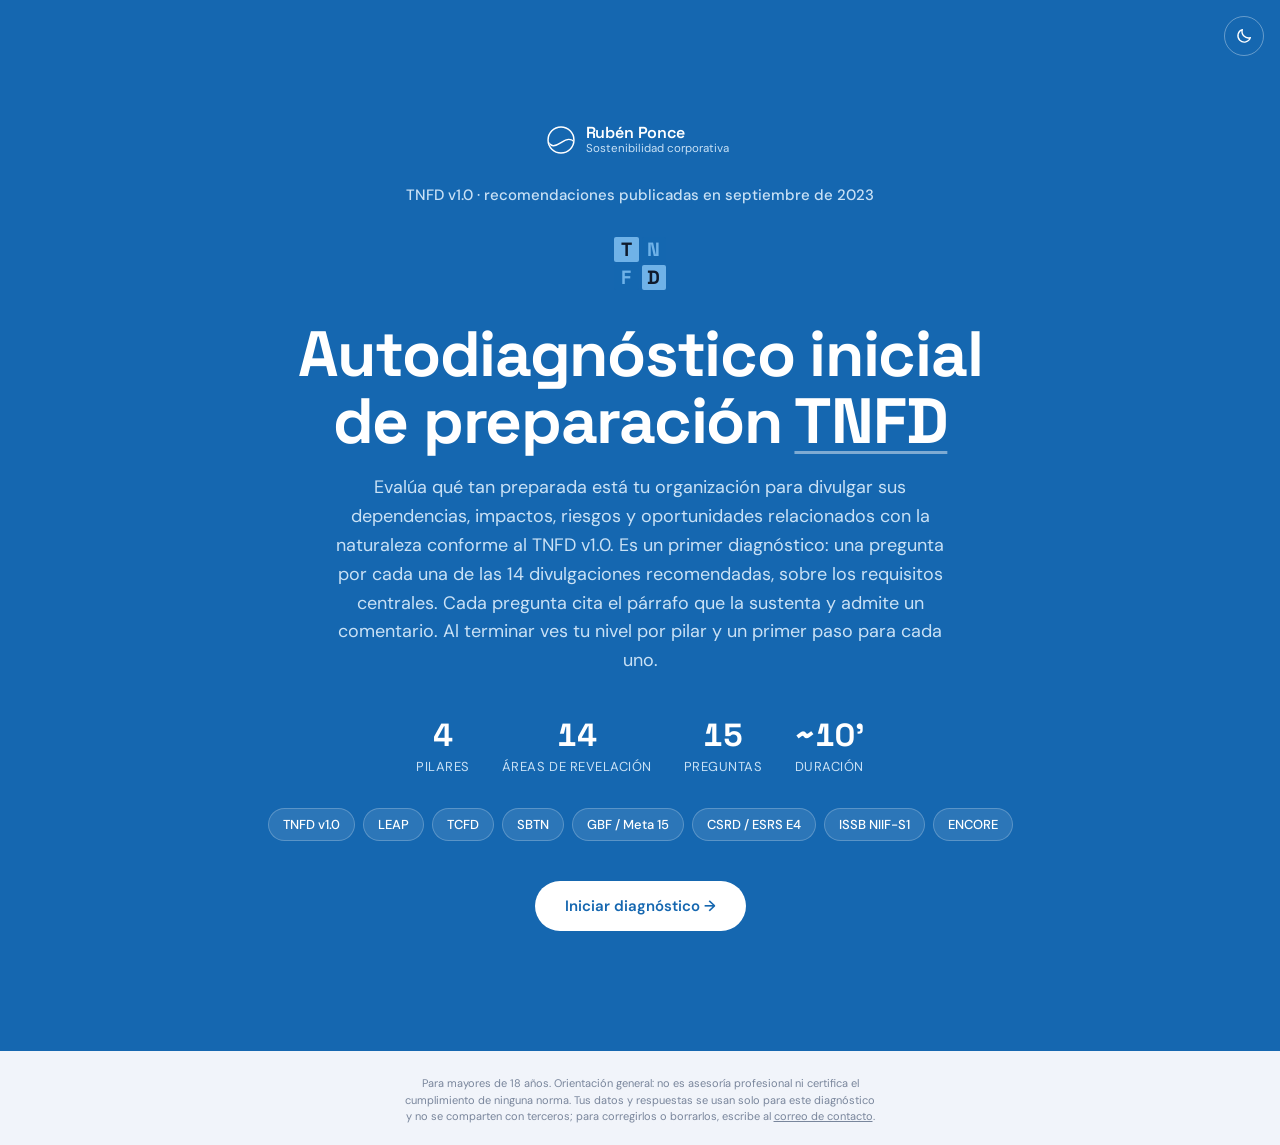
<file: herramientas/diagnostico-tnfd/index.html>
<!DOCTYPE html>
<html lang="es" data-rp-herramienta="diagnostico">
<head>
<meta charset="UTF-8">
<script src="../../assets/marca/tema.js"></script>

<meta name="viewport" content="width=device-width, initial-scale=1.0">
<title>Autodiagnóstico inicial TNFD · Rubén Ponce</title>
<link rel="icon" href="../../assets/marca/favicon.ico" sizes="any">
<link rel="icon" type="image/svg+xml" href="../../assets/marca/favicon.svg">
<link rel="apple-touch-icon" href="../../assets/marca/favicon-180.png">

<meta name="theme-color" content="#1567B0">
<meta name="description" content="Autodiagnóstico inicial frente a TNFD v1.0: nivel por pilar y primeros pasos, con la cita de cada recomendación.">
<meta property="og:site_name" content="Rubén Ponce">
<meta property="og:type" content="website">
<meta property="og:title" content="Autodiagnóstico inicial TNFD · Rubén Ponce">
<meta property="og:description" content="Evalúa tu preparación frente a TNFD v1.0 y recibe un plan de acción por pilar.">
<meta name="twitter:card" content="summary">
<link href="https://fonts.googleapis.com/css2?family=Space+Grotesk:wght@500;600;700&family=DM+Sans:opsz,wght@9..40,400;9..40,500;9..40,600;9..40,700&family=JetBrains+Mono:wght@400;500&display=swap" rel="stylesheet">
<style>
:root{
  --forest:#0F1B2D;--canopy:#0F4A7F;--leaf:#1567B0;--lime:#6FB2E8;
  --cream:#F1F4FA;--sand:#DFE6F0;--bark:#4D6B1F;--stone:#33415C;
  --mist:#E6F0F9;--white:#FBFCFE;--text:#0F1B2D;--text-light:#5C6B85;
  --p1:#1567B0;--p2:#0E6A6F;--p3:#4D6B1F;--p4:#5B4B8B;
  --p1-bg:#E6F0F9;--p2-bg:#E1F0EE;--p3-bg:#EEF3E4;--p4-bg:#EDE9F4;
  --lv0:#5C6B85;--lv0-bg:#F1F4FA;
  --lv1:#4D6B1F;--lv1-bg:#E6F0F9;
  --lv2:#1567B0;--lv2-bg:#DCE9F6;
  --lv3:#0F4A7F;--lv3-bg:#CFE0F2;
  --lv4:#0B3A64;--lv4-bg:#BFD6EE;
}
*{margin:0;padding:0;box-sizing:border-box;}
body{font-family:'DM Sans','Segoe UI',system-ui,sans-serif;background:var(--forest);color:var(--text);min-height:100vh;}

/* ── INTRO ── */
#screen-intro{display:flex;flex-direction:column;align-items:center;justify-content:center;min-height:100vh;background:var(--forest);position:relative;overflow:hidden;padding:2rem;}
#screen-intro::before{content:'';position:absolute;inset:0;background:radial-gradient(ellipse 80% 60% at 50% 30%,rgba(21,103,176,.25) 0%,transparent 70%),radial-gradient(ellipse 60% 80% at 80% 80%,rgba(15,74,127,.2) 0%,transparent 60%);pointer-events:none;}
.intro-badge{font-size:.7rem;font-weight:600;letter-spacing:.25em;text-transform:uppercase;color:var(--lime);border:1px solid rgba(21,103,176,.4);padding:.4rem 1rem;border-radius:2px;margin-bottom:2rem;opacity:0;animation:fadeUp .6s ease .2s forwards;}
.intro-logo{display:flex;gap:6px;margin-bottom:2rem;opacity:0;animation:fadeUp .6s ease .4s forwards;}
.logo-block{display:grid;grid-template-columns:1fr 1fr;gap:3px;width:52px;height:52px;}
.logo-block span{background:var(--lime);display:flex;align-items:center;justify-content:center;font-family:'DM Sans','Segoe UI',system-ui,sans-serif;font-weight:600;font-weight:700;font-size:1.2rem;color:var(--forest);border-radius:2px;}
.logo-block span:nth-child(2),.logo-block span:nth-child(3){background:rgba(21,103,176,.3);color:var(--lime);}
.intro-title{font-family:'DM Sans','Segoe UI',system-ui,sans-serif;font-weight:600;font-size:clamp(2.2rem,6vw,4.5rem);font-weight:600;color:var(--white);text-align:center;line-height:1.1;max-width:750px;margin-bottom:1.2rem;opacity:0;animation:fadeUp .6s ease .6s forwards;}
.intro-title em{font-style:normal;color:var(--lime);}
.intro-desc{font-size:.95rem;font-weight:300;color:rgba(245,240,232,.7);text-align:center;max-width:620px;line-height:1.7;margin-bottom:2.5rem;opacity:0;animation:fadeUp .6s ease .8s forwards;}
.intro-stats{display:flex;gap:2rem;margin-bottom:2rem;flex-wrap:wrap;justify-content:center;opacity:0;animation:fadeUp .6s ease 1s forwards;}
.stat{text-align:center;}
.stat-n{font-family:'DM Sans','Segoe UI',system-ui,sans-serif;font-weight:600;font-size:2rem;font-weight:700;color:var(--lime);display:block;}
.stat-label{font-size:.68rem;font-weight:400;letter-spacing:.08em;color:rgba(245,240,232,.5);text-transform:uppercase;}
.intro-frameworks{display:flex;gap:.5rem;flex-wrap:wrap;justify-content:center;margin-bottom:2.5rem;opacity:0;animation:fadeUp .6s ease 1.1s forwards;}
.fw-tag{font-size:.68rem;font-weight:600;letter-spacing:.08em;padding:.28rem .65rem;border-radius:2px;background:rgba(21,103,176,.12);border:1px solid rgba(21,103,176,.25);color:rgba(245,240,232,.7);}
.btn-start{background:var(--lime);color:var(--forest);border:none;padding:1rem 3rem;font-family:'DM Sans','Segoe UI',system-ui,sans-serif;font-size:.9rem;font-weight:700;letter-spacing:.12em;text-transform:uppercase;cursor:pointer;border-radius:3px;transition:all .2s ease;opacity:0;animation:fadeUp .6s ease 1.2s forwards;}
.btn-start:hover{background:#0F4A7F;transform:translateY(-2px);box-shadow:0 8px 24px rgba(21,103,176,.35);}

/* ── REGISTRO ── */
#screen-register{display:none;min-height:100vh;background:var(--forest);align-items:center;justify-content:center;padding:2rem;position:relative;}
#screen-register::before{content:'';position:absolute;inset:0;background:radial-gradient(ellipse 80% 60% at 50% 50%,rgba(21,103,176,.2) 0%,transparent 70%);pointer-events:none;}
.register-card{background:var(--white);border-radius:12px;padding:3rem;width:100%;max-width:540px;position:relative;z-index:1;box-shadow:0 24px 80px rgba(0,0,0,.4);}
.register-header{text-align:center;margin-bottom:2rem;}
.logo-sm{display:grid;grid-template-columns:1fr 1fr;gap:2px;width:36px;height:36px;margin:0 auto 1rem;}
.logo-sm span{background:var(--canopy);display:flex;align-items:center;justify-content:center;font-family:'DM Sans','Segoe UI',system-ui,sans-serif;font-weight:600;font-weight:700;font-size:.85rem;color:white;border-radius:1px;}
.logo-sm span:nth-child(2),.logo-sm span:nth-child(3){background:var(--mist);color:var(--canopy);}
.register-header h2{font-family:'DM Sans','Segoe UI',system-ui,sans-serif;font-weight:600;font-size:1.8rem;font-weight:700;color:var(--text);margin-bottom:.5rem;}
.register-header p{font-size:.85rem;color:var(--text-light);line-height:1.5;}
.form-row{display:grid;grid-template-columns:1fr 1fr;gap:1rem;}
.form-group{margin-bottom:1.1rem;}
.form-group label{display:block;font-size:.73rem;font-weight:600;letter-spacing:.07em;text-transform:uppercase;color:var(--text-light);margin-bottom:.35rem;}
.form-group input,.form-group select{width:100%;padding:.75rem .9rem;border:1.5px solid var(--sand);border-radius:4px;font-family:'DM Sans','Segoe UI',system-ui,sans-serif;font-size:.88rem;color:var(--text);background:var(--cream);transition:border-color .15s;outline:none;appearance:none;-webkit-appearance:none;}
.form-group input:focus,.form-group select:focus{border-color:var(--leaf);background:var(--white);}
.form-group input::placeholder{color:rgba(90,96,80,.4);}
.register-privacy{display:flex;align-items:flex-start;gap:.6rem;margin:1.2rem 0;font-size:.77rem;color:var(--text-light);line-height:1.5;}
.register-privacy input[type=checkbox]{width:16px;height:16px;flex-shrink:0;margin-top:2px;accent-color:var(--canopy);cursor:pointer;}
.btn-register{width:100%;background:var(--canopy);color:white;border:none;padding:.95rem;border-radius:4px;font-family:'DM Sans','Segoe UI',system-ui,sans-serif;font-size:.88rem;font-weight:600;letter-spacing:.08em;text-transform:uppercase;cursor:pointer;transition:all .2s;}
.btn-register:hover{background:var(--leaf);transform:translateY(-1px);}
.btn-register:disabled{background:var(--sand);color:var(--text-light);cursor:not-allowed;transform:none;}
.reg-msg{display:none;border-radius:4px;padding:.7rem 1rem;font-size:.82rem;margin-top:.8rem;text-align:center;}
.reg-error{background:#F1F4FA;border:1px solid #fed7d7;color:#5C6B85;}
.reg-ok{background:#CFE0F2;border:1px solid var(--leaf);color:var(--canopy);}
.sending-overlay{display:none;position:fixed;inset:0;background:rgba(15,27,45,.92);z-index:999;align-items:center;justify-content:center;flex-direction:column;gap:1rem;}
.sending-overlay.active{display:flex;}
.spinner{width:40px;height:40px;border:3px solid rgba(21,103,176,.3);border-top-color:var(--lime);border-radius:50%;animation:spin .8s linear infinite;}
.sending-text{color:var(--white);font-size:.9rem;text-align:center;max-width:280px;}

/* ── QUIZ ── */
#screen-quiz{display:none;background:var(--cream);min-height:100vh;}
.quiz-header{background:var(--forest);padding:.9rem 1.5rem;display:flex;align-items:center;justify-content:space-between;position:sticky;top:0;z-index:100;gap:1rem;}
.header-brand{display:flex;align-items:center;gap:8px;color:var(--white);font-family:'DM Sans','Segoe UI',system-ui,sans-serif;font-weight:600;font-size:1rem;font-weight:600;flex-shrink:0;}
.hlogo{display:grid;grid-template-columns:1fr 1fr;gap:2px;width:26px;height:26px;}
.hlogo span{background:var(--lime);display:flex;align-items:center;justify-content:center;font-size:.55rem;font-weight:700;color:var(--forest);border-radius:1px;}
.hlogo span:nth-child(2),.hlogo span:nth-child(3){background:rgba(21,103,176,.3);color:var(--lime);}
.progress-wrap{flex:1;max-width:380px;}
.progress-label{display:flex;justify-content:space-between;font-size:.68rem;color:rgba(245,240,232,.55);margin-bottom:5px;}
.progress-bar{height:4px;background:rgba(255,255,255,.12);border-radius:2px;overflow:hidden;}
.progress-fill{height:100%;background:var(--lime);border-radius:2px;transition:width .4s ease;width:0%;}
.header-counter{font-size:.72rem;color:rgba(245,240,232,.5);white-space:nowrap;}
.pillar-nav{background:var(--white);border-bottom:1px solid var(--sand);padding:0 1.5rem;display:flex;overflow-x:auto;}
.pillar-tab{padding:.9rem 1.2rem;font-size:.72rem;font-weight:600;letter-spacing:.06em;text-transform:uppercase;color:var(--text-light);cursor:pointer;border-bottom:2px solid transparent;white-space:nowrap;transition:all .2s;display:flex;align-items:center;gap:.4rem;}
.pillar-tab:hover{color:var(--canopy);}
.pillar-tab.active{color:var(--canopy);border-bottom-color:var(--leaf);}
.tab-done{width:14px;height:14px;background:var(--leaf);border-radius:50%;display:none;align-items:center;justify-content:center;font-size:.55rem;color:white;flex-shrink:0;}
.pillar-tab.done .tab-done{display:flex;}
.quiz-content{max-width:900px;margin:0 auto;padding:2rem 1.5rem 6rem;}
.pillar-section{display:none;}.pillar-section.active{display:block;}
.pillar-header{display:flex;align-items:flex-start;gap:1.2rem;margin-bottom:2rem;padding:1.75rem;border-radius:8px;}
.pillar-header.p1{background:var(--p1-bg);}.pillar-header.p2{background:var(--p2-bg);}
.pillar-header.p3{background:var(--p3-bg);}.pillar-header.p4{background:var(--p4-bg);}
.pillar-icon{font-size:2.2rem;flex-shrink:0;line-height:1;}
.pillar-info h2{font-family:'DM Sans','Segoe UI',system-ui,sans-serif;font-weight:600;font-size:1.6rem;font-weight:700;margin-bottom:.3rem;}
.pillar-header.p1 .pillar-info h2{color:var(--p1);}
.pillar-header.p2 .pillar-info h2{color:var(--p2);}
.pillar-header.p3 .pillar-info h2{color:var(--p3);}
.pillar-header.p4 .pillar-info h2{color:var(--p4);}
.pillar-info p{font-size:.84rem;color:var(--text-light);line-height:1.6;margin-bottom:.6rem;}
.pillar-meta{display:flex;gap:.4rem;flex-wrap:wrap;}
.pillar-tag{font-size:.63rem;font-weight:600;letter-spacing:.05em;padding:.2rem .55rem;border-radius:2px;background:rgba(255,255,255,.6);}

/* ── ÁREA DE REVELACIÓN ── */
.revelation-area{background:var(--white);border-radius:8px;margin-bottom:1.25rem;overflow:hidden;border:1px solid var(--sand);}
.revelation-label{padding:1rem 1.25rem;display:flex;align-items:flex-start;gap:.9rem;border-bottom:1px solid var(--sand);background:rgba(248,245,238,.5);}
.disc-badge{min-width:32px;height:32px;border-radius:50%;display:flex;align-items:center;justify-content:center;font-size:.72rem;font-weight:700;flex-shrink:0;color:white;margin-top:2px;}
.disc-info{flex:1;}
.area-label-chip{font-size:.6rem;font-weight:700;letter-spacing:.1em;text-transform:uppercase;padding:.15rem .5rem;border-radius:2px;background:rgba(15,27,45,.07);color:var(--text-light);margin-bottom:.3rem;display:inline-block;}
.disc-title{font-size:.86rem;font-weight:600;color:var(--text);line-height:1.4;margin-bottom:.2rem;}
.disc-ref{font-size:.7rem;color:var(--text-light);}

.question-block{padding:1.25rem 1.25rem 0 1.5rem;border-bottom:1px solid var(--sand);}
.question-block:last-child{border-bottom:none;}
.q-header{display:flex;gap:.75rem;align-items:flex-start;margin-bottom:.9rem;}
.q-code-block{display:flex;flex-direction:column;align-items:center;gap:4px;flex-shrink:0;}
.q-code{font-family:'JetBrains Mono',monospace;font-size:.62rem;font-weight:600;padding:.25rem .5rem;border-radius:4px;border:1px solid;white-space:nowrap;}
.code-p1{background:var(--p1-bg);color:var(--p1);border-color:rgba(29,78,137,.25);}
.code-p2{background:var(--p2-bg);color:var(--p2);border-color:rgba(15,74,127,.25);}
.code-p3{background:var(--p3-bg);color:var(--p3);border-color:rgba(123,63,0,.25);}
.code-p4{background:var(--p4-bg);color:var(--p4);border-color:rgba(74,14,143,.25);}
.q-seq{font-size:.58rem;color:var(--text-light);font-family:'JetBrains Mono',monospace;}
.q-body{flex:1;}
.question-text{font-size:.88rem;color:var(--text);line-height:1.6;margin-bottom:.3rem;}
.q-ref{font-size:.67rem;color:var(--text-light);font-style:italic;display:flex;align-items:center;gap:.3rem;flex-wrap:wrap;}
.q-ref-tag{background:var(--sand);padding:.08rem .4rem;border-radius:2px;font-style:normal;font-weight:600;font-size:.6rem;letter-spacing:.04em;color:var(--stone);}
.options{display:flex;gap:.6rem;flex-wrap:wrap;padding-left:56px;margin-bottom:.7rem;}
.option-btn{padding:.5rem .95rem;border-radius:4px;border:1.5px solid var(--sand);background:var(--cream);font-family:'DM Sans','Segoe UI',system-ui,sans-serif;font-size:.78rem;font-weight:500;cursor:pointer;transition:all .15s;color:var(--text-light);}
.option-btn:hover{border-color:var(--leaf);color:var(--canopy);background:var(--mist);}
.option-btn.selected.opt-0{border-color:#e53e3e;background:#F1F4FA;color:#5C6B85;}
.option-btn.selected.opt-1{border-color:var(--bark);background:#E6F0F9;color:var(--bark);}
.option-btn.selected.opt-2{border-color:#d69e2e;background:#DCE9F6;color:#1567B0;}
.option-btn.selected.opt-3{border-color:var(--leaf);background:#CFE0F2;color:var(--canopy);}

/* ── COMENTARIOS ── */
.comment-wrap{padding:0 1.25rem 1rem 58px;}
.comment-toggle{background:none;border:none;font-family:'DM Sans','Segoe UI',system-ui,sans-serif;font-size:.72rem;color:var(--text-light);cursor:pointer;padding:.2rem 0;display:flex;align-items:center;gap:.3rem;opacity:.7;transition:opacity .15s;}
.comment-toggle:hover{opacity:1;color:var(--canopy);}
.comment-toggle.has-text{color:var(--canopy);opacity:1;}
.comment-box{display:none;margin-top:.4rem;}
.comment-box.open{display:block;}
.comment-box textarea{width:100%;padding:.6rem .8rem;border:1.5px solid var(--sand);border-radius:4px;font-family:'DM Sans','Segoe UI',system-ui,sans-serif;font-size:.8rem;color:var(--text);background:var(--cream);resize:vertical;min-height:56px;outline:none;transition:border-color .15s;line-height:1.5;}
.comment-box textarea:focus{border-color:var(--leaf);background:var(--white);}
.comment-box textarea::placeholder{color:rgba(90,96,80,.35);font-style:italic;}
.comment-char{font-size:.65rem;color:var(--text-light);margin-top:.2rem;text-align:right;}

.quiz-nav{position:fixed;bottom:0;left:0;right:0;background:var(--white);border-top:1px solid var(--sand);padding:.85rem 1.5rem;display:flex;justify-content:space-between;align-items:center;z-index:50;}
.btn-nav{padding:.7rem 1.75rem;border-radius:4px;font-family:'DM Sans','Segoe UI',system-ui,sans-serif;font-size:.82rem;font-weight:600;cursor:pointer;transition:all .2s;letter-spacing:.05em;}
.btn-prev{background:transparent;border:1.5px solid var(--sand);color:var(--text-light);}
.btn-prev:hover{border-color:var(--stone);color:var(--stone);}
.btn-next{background:var(--canopy);border:none;color:white;}
.btn-next:hover{background:var(--leaf);transform:translateY(-1px);}
.btn-next:disabled{background:var(--sand);color:var(--text-light);cursor:not-allowed;transform:none;}
.nav-hint{font-size:.75rem;color:var(--text-light);text-align:center;}

/* ── RESULTADOS ── */
#screen-results{display:none;background:var(--cream);min-height:100vh;}
.results-hero{background:var(--forest);padding:3.5rem 2rem 2.5rem;text-align:center;position:relative;overflow:hidden;}
.results-hero::before{content:'';position:absolute;inset:0;background:radial-gradient(ellipse at 50% 100%,rgba(21,103,176,.3) 0%,transparent 60%);}
.results-hero-content{position:relative;z-index:1;}
.user-chip{display:inline-flex;align-items:center;gap:.5rem;background:rgba(21,103,176,.12);border:1px solid rgba(21,103,176,.25);border-radius:20px;padding:.3rem .9rem;margin-bottom:1.2rem;font-size:.78rem;color:rgba(245,240,232,.75);}
.user-chip strong{color:var(--lime);}
.results-badge{display:inline-block;font-size:.68rem;font-weight:600;letter-spacing:.2em;text-transform:uppercase;color:var(--lime);border:1px solid rgba(21,103,176,.3);padding:.3rem .85rem;border-radius:2px;margin-bottom:1.2rem;}
.results-title{font-family:'DM Sans','Segoe UI',system-ui,sans-serif;font-weight:600;font-size:clamp(1.8rem,4.5vw,3.2rem);font-weight:600;color:var(--white);margin-bottom:.6rem;}
.results-level{font-size:1rem;font-weight:300;color:var(--lime);margin-bottom:.8rem;}
.results-score-big{font-family:'DM Sans','Segoe UI',system-ui,sans-serif;font-weight:600;font-size:4.5rem;font-weight:700;color:var(--lime);line-height:1;}
.results-score-label{font-size:.75rem;color:rgba(245,240,232,.45);letter-spacing:.1em;text-transform:uppercase;margin-top:.2rem;margin-bottom:1rem;}
.results-content{max-width:940px;margin:0 auto;padding:2.5rem 1.5rem 4rem;}
.section-title{font-family:'DM Sans','Segoe UI',system-ui,sans-serif;font-weight:600;font-size:1.5rem;font-weight:600;color:var(--text);margin-bottom:1.2rem;margin-top:2rem;padding-bottom:.5rem;border-bottom:1px solid var(--sand);}
.results-grid{display:grid;grid-template-columns:repeat(auto-fit,minmax(200px,1fr));gap:1rem;margin-bottom:1.5rem;}
.pillar-card{background:var(--white);border-radius:8px;padding:1.4rem;border:1px solid var(--sand);text-align:center;position:relative;overflow:hidden;}
.pillar-card::before{content:'';position:absolute;top:0;left:0;right:0;height:4px;}
.pillar-card.p1::before{background:var(--p1);}.pillar-card.p2::before{background:var(--p2);}
.pillar-card.p3::before{background:var(--p3);}.pillar-card.p4::before{background:var(--p4);}
.pillar-card-icon{font-size:1.8rem;margin-bottom:.6rem;display:block;}
.pillar-card-name{font-size:.72rem;font-weight:600;text-transform:uppercase;letter-spacing:.08em;color:var(--text-light);margin-bottom:.6rem;}
.pillar-card-score{font-family:'DM Sans','Segoe UI',system-ui,sans-serif;font-weight:600;font-size:2.6rem;font-weight:700;line-height:1;margin-bottom:.3rem;}
.p1 .pillar-card-score{color:var(--p1);}.p2 .pillar-card-score{color:var(--p2);}
.p3 .pillar-card-score{color:var(--p3);}.p4 .pillar-card-score{color:var(--p4);}
.pillar-card-lv{font-size:.7rem;color:var(--text-light);margin-bottom:.5rem;}
.pillar-card-bar{height:5px;background:var(--sand);border-radius:3px;overflow:hidden;}
.pillar-card-fill{height:100%;border-radius:3px;}
.p1 .pillar-card-fill{background:var(--p1);}.p2 .pillar-card-fill{background:var(--p2);}
.p3 .pillar-card-fill{background:var(--p3);}.p4 .pillar-card-fill{background:var(--p4);}
.heatmap-section{background:var(--white);border-radius:8px;border:1px solid var(--sand);margin-bottom:1.5rem;overflow:hidden;}
.heatmap-header{padding:1.1rem 1.4rem;border-bottom:1px solid var(--sand);display:flex;align-items:center;gap:.7rem;}
.heatmap-grid{padding:1.2rem 1.4rem;display:grid;grid-template-columns:repeat(auto-fill,minmax(270px,1fr));gap:.6rem;}
.hm-cell{border-radius:6px;padding:.8rem 1rem;display:flex;align-items:center;gap:.7rem;border:1px solid transparent;}
.hm-cell.lvl-0{background:var(--lv0-bg);border-color:#fed7d740;}
.hm-cell.lvl-1{background:var(--lv1-bg);border-color:#f6e05e40;}
.hm-cell.lvl-2{background:var(--lv2-bg);border-color:#d69e2e40;}
.hm-cell.lvl-3{background:var(--lv3-bg);border-color:#BFD6EE40;}
.hm-badge{width:32px;height:32px;border-radius:50%;display:flex;align-items:center;justify-content:center;font-size:.65rem;font-weight:700;color:white;flex-shrink:0;}
.hm-code{font-family:'JetBrains Mono',monospace;font-size:.58rem;font-weight:600;display:block;margin-top:3px;opacity:.7;}
.hm-info{flex:1;min-width:0;}
.hm-disc{font-size:.68rem;font-weight:700;letter-spacing:.04em;text-transform:uppercase;margin-bottom:.1rem;}
.hm-text{font-size:.72rem;color:var(--text-light);line-height:1.3;overflow:hidden;text-overflow:ellipsis;white-space:nowrap;}
.hm-pct{font-size:1.1rem;font-weight:700;font-family:'DM Sans','Segoe UI',system-ui,sans-serif;font-weight:600;flex-shrink:0;}
.lvl-0 .hm-pct{color:var(--lv0);}.lvl-1 .hm-pct{color:var(--lv1);}
.lvl-2 .hm-pct{color:var(--lv2);}.lvl-3 .hm-pct{color:var(--lv3);}
.detail-section{background:var(--white);border-radius:8px;border:1px solid var(--sand);margin-bottom:1rem;overflow:hidden;}
.detail-header{padding:1rem 1.4rem;border-bottom:1px solid var(--sand);display:flex;align-items:center;gap:.7rem;cursor:pointer;user-select:none;transition:background .15s;}
.detail-header:hover{background:var(--cream);}
.detail-toggle{margin-left:auto;font-size:.75rem;color:var(--text-light);transition:transform .2s;}
.detail-header.open .detail-toggle{transform:rotate(180deg);}
.detail-body{display:none;}
.detail-header.open+.detail-body{display:block;}
.detail-row{padding:.85rem 1.4rem;display:flex;align-items:flex-start;gap:.8rem;border-bottom:1px solid var(--sand);}
.detail-row:last-child{border-bottom:none;}
.detail-code{font-family:'JetBrains Mono',monospace;font-size:.6rem;font-weight:600;padding:.2rem .4rem;border-radius:3px;border:1px solid;white-space:nowrap;flex-shrink:0;margin-top:2px;}
.detail-q{flex:1;}
.detail-qtext{font-size:.82rem;color:var(--text);line-height:1.4;margin-bottom:.2rem;}
.detail-qref{font-size:.64rem;color:var(--text-light);font-style:italic;}
.detail-comment{font-size:.75rem;color:var(--canopy);margin-top:.3rem;font-style:italic;background:var(--p2-bg);padding:.3rem .6rem;border-radius:3px;border-left:2px solid var(--canopy);}
.detail-ans{flex-shrink:0;text-align:right;min-width:90px;}
.ans-chip{font-size:.7rem;font-weight:600;padding:.22rem .55rem;border-radius:3px;white-space:nowrap;display:block;margin-bottom:.3rem;}
.ans-0{background:var(--lv0-bg);color:var(--lv0);}
.ans-1{background:var(--lv1-bg);color:var(--lv1);}
.ans-2{background:var(--lv2-bg);color:var(--lv2);}
.ans-3{background:var(--lv3-bg);color:var(--lv3);}
.detail-bar{width:60px;height:4px;background:var(--sand);border-radius:2px;overflow:hidden;margin-left:auto;}
.detail-fill{height:100%;border-radius:2px;}

/* ═══ TABLA ÍNDICE ═══ */
.index-section{background:var(--white);border-radius:8px;border:1px solid var(--sand);margin-bottom:1.5rem;overflow:hidden;}
.index-header{padding:1.2rem 1.5rem;border-bottom:1px solid var(--sand);background:var(--forest);}
.index-header h3{font-family:'DM Sans','Segoe UI',system-ui,sans-serif;font-weight:600;font-size:1.2rem;color:var(--white);}
.index-header p{font-size:.75rem;color:rgba(245,240,232,.55);margin-top:.2rem;}
.index-legend{padding:.75rem 1.5rem;border-bottom:1px solid var(--sand);display:flex;gap:1.5rem;flex-wrap:wrap;background:rgba(248,245,238,.4);}
.legend-item{display:flex;align-items:center;gap:.4rem;font-size:.72rem;color:var(--text-light);}
.legend-dot{width:10px;height:10px;border-radius:2px;flex-shrink:0;}
.index-table{width:100%;border-collapse:collapse;font-size:.78rem;}
.index-table th{background:var(--forest);color:rgba(245,240,232,.85);font-weight:600;font-size:.62rem;letter-spacing:.08em;text-transform:uppercase;padding:.65rem 1rem;text-align:left;border-right:1px solid rgba(255,255,255,.08);}
.index-table th:last-child{border-right:none;}
.index-table td{padding:.6rem 1rem;border-bottom:1px solid var(--sand);border-right:1px solid var(--sand);vertical-align:middle;line-height:1.35;}
.index-table td:last-child{border-right:none;}
.index-table tr:last-child td{border-bottom:none;}
.index-table tr:hover td{background:var(--cream);}
.idx-code{font-family:'JetBrains Mono',monospace;font-weight:600;font-size:.67rem;padding:.2rem .45rem;border-radius:3px;border:1px solid;white-space:nowrap;}
.idx-pillar-band{width:5px;min-width:5px;padding:0!important;}
.idx-qtext{color:var(--text);font-size:.78rem;line-height:1.4;}
.idx-comment{font-size:.7rem;color:var(--canopy);font-style:italic;margin-top:.2rem;}
.idx-ref{color:var(--text-light);font-size:.68rem;font-style:italic;}
.idx-score{text-align:center;font-weight:700;font-family:'DM Sans','Segoe UI',system-ui,sans-serif;font-weight:600;font-size:1rem;}
.idx-bar{height:5px;background:var(--sand);border-radius:2px;overflow:hidden;margin-top:3px;}
.idx-bar-fill{height:100%;border-radius:2px;}
.idx-group-header td{background:var(--forest);color:var(--lime);font-family:'JetBrains Mono',monospace;font-size:.65rem;font-weight:700;letter-spacing:.1em;padding:.5rem 1rem;}
.idx-disc-header td{font-size:.72rem;font-weight:600;letter-spacing:.05em;padding:.5rem 1rem;border-bottom:1px solid var(--sand);}

/* ═══ PLAN DE ACCIÓN POR PILAR ═══ */
.action-plan-grid{display:grid;grid-template-columns:1fr 1fr;gap:1.5rem;margin-bottom:1.5rem;}
@media(max-width:700px){.action-plan-grid{grid-template-columns:1fr;}}
.action-plan-col{background:var(--white);border-radius:8px;border:1px solid var(--sand);overflow:hidden;}
.plan-header{padding:1.1rem 1.4rem;display:flex;align-items:center;gap:.7rem;border-bottom:1px solid var(--sand);}
.plan-score{font-family:'DM Sans','Segoe UI',system-ui,sans-serif;font-weight:600;font-size:1.8rem;font-weight:700;margin-left:auto;flex-shrink:0;}
.plan-items{padding:0;}
.plan-item{padding:1rem 1.4rem;border-bottom:1px solid var(--sand);display:flex;gap:.8rem;align-items:flex-start;}
.plan-item:last-child{border-bottom:none;}
.plan-item-icon{width:28px;height:28px;border-radius:50%;display:flex;align-items:center;justify-content:center;font-size:.7rem;font-weight:700;color:white;flex-shrink:0;margin-top:1px;}
.pi-urgent{background:#5C6B85;}
.pi-high{background:#e67e22;}
.pi-medium{background:#2980b9;}
.pi-low{background:#146B41;}
.plan-item-body h4{font-size:.84rem;font-weight:600;margin-bottom:.2rem;color:var(--text);}
.plan-item-body h4.sub{font-weight:400;color:var(--text-light);font-size:.78rem;margin-bottom:.35rem;}
.plan-item-body p{font-size:.78rem;color:var(--text-light);line-height:1.55;}
.plan-item-body .para-refs{margin-top:.35rem;display:flex;flex-wrap:wrap;gap:.3rem;}
.para-ref{font-family:'JetBrains Mono',monospace;font-size:.6rem;font-weight:600;padding:.1rem .4rem;border-radius:3px;background:var(--p2-bg);color:var(--p2);}
.plan-empty{padding:2rem 1.4rem;text-align:center;color:var(--lv3);font-size:.88rem;}

/* Info Sheets */
.sheets-info{background:var(--p2-bg);border:1px solid rgba(15,74,127,.3);border-radius:6px;padding:1rem 1.2rem;margin-bottom:1.5rem;font-size:.82rem;color:var(--canopy);line-height:1.6;}
.sheets-info strong{display:block;margin-bottom:.3rem;}

.results-actions{display:flex;gap:1rem;flex-wrap:wrap;margin-top:2rem;}
.btn-action{padding:.8rem 1.75rem;border-radius:4px;font-family:'DM Sans','Segoe UI',system-ui,sans-serif;font-size:.82rem;font-weight:600;cursor:pointer;transition:all .2s;letter-spacing:.05em;text-decoration:none;display:inline-flex;align-items:center;gap:.5rem;border:none;}
.btn-primary{background:var(--canopy);color:white;}.btn-primary:hover{background:var(--leaf);}
.btn-secondary{background:transparent;border:1.5px solid var(--canopy)!important;color:var(--canopy);}.btn-secondary:hover{background:var(--mist);}
.nivel-tag{display:inline-block;padding:.28rem .8rem;border-radius:3px;font-size:.72rem;font-weight:600;text-transform:uppercase;letter-spacing:.07em;}
.nivel-0{background:var(--lv0-bg);color:var(--lv0);}.nivel-1{background:var(--lv1-bg);color:var(--lv1);}
.nivel-2{background:var(--lv2-bg);color:var(--lv2);}.nivel-3{background:var(--lv3-bg);color:var(--lv3);}
.nivel-4{background:var(--lv4-bg);color:var(--lv4);}

@keyframes fadeUp{from{opacity:0;transform:translateY(16px);}to{opacity:1;transform:translateY(0);}}
@keyframes spin{to{transform:rotate(360deg);}}
@media print{.quiz-nav,.results-actions,.pillar-nav,.quiz-header,.sheets-info{display:none!important;}#screen-results{display:block!important;}.detail-body{display:block!important;}body{background:white;}.results-hero{-webkit-print-color-adjust:exact;print-color-adjust:exact;}.action-plan-grid{grid-template-columns:1fr 1fr!important;}}
@media(max-width:640px){.intro-stats{gap:1.2rem;}.form-row{grid-template-columns:1fr;}.quiz-header{flex-wrap:wrap;}.progress-wrap{order:3;width:100%;}.options{flex-direction:column;padding-left:0;}.option-btn{width:100%;}.comment-wrap{padding:0 1rem .8rem 1rem;}.heatmap-grid{grid-template-columns:1fr;}}

  /* ══════════════════════════════════════════════════════════════════════
     REDISEÑO · marca Rubén Ponce v1.1
     El problema que resuelve: había tarjetas claras flotando sobre un fondo
     oscuro, sin relación entre sí. Ahora hay un solo suelo —papel— y el azul
     profundo se reserva para las bandas de cabecera, que sí son deliberadas.
     No altera preguntas, cálculos ni datos.
     ══════════════════════════════════════════════════════════════════════ */

  :root{
    --papel:#FBFCFE;
    --papel-alt:#F1F4FA;
    --tinta:#0F1B2D;
    --tinta-media:#5C6B85;
    --linea:#DFE6F0;
    --azul:#1567B0;
    --azul-hondo:#0F4A7F;
    --azul-aire:#E6F0F9;
    --sombra:0 1px 2px rgba(15,27,45,.06);
    --sombra-m:0 4px 16px rgba(15,27,45,.08);
  }

  body{background:var(--papel-alt); color:var(--tinta);}

  /* ── Portada ─────────────────────────────────────────────────────────── */
  #screen-intro{
    background:
      radial-gradient(ellipse 900px 520px at 50% -8%, var(--azul-aire), transparent 62%),
      var(--papel);
    padding:3rem 1.5rem;
  }
  .intro-badge{
    color:var(--azul-hondo);
    background:var(--azul-aire);
    border:1px solid #BFD6EE;
    border-radius:999px;
    padding:.45rem 1rem;
  }
  .intro-title{
    color:var(--tinta); letter-spacing:-.02em;
    max-width:18ch; text-wrap:balance; margin-left:auto; margin-right:auto;
  }
  .intro-title em{color:var(--azul); font-style:normal;}
  .intro-desc{color:var(--tinta-media); font-weight:400;}
  .intro-stats .stat-n{color:var(--azul-hondo); font-variant-numeric:tabular-nums;}
  .intro-stats .stat-label{color:var(--tinta-media);}
  .intro-frameworks .fw-tag{
    background:#FFFFFF; color:var(--tinta-media);
    border:1px solid var(--linea); border-radius:999px;
  }
  .intro-frameworks .fw-s1, .intro-frameworks .fw-s2{
    background:var(--azul-aire); color:var(--azul-hondo); border-color:#BFD6EE;
  }
  .btn-start{
    background:var(--azul); color:#FFFFFF;
    border-radius:999px; padding:.95rem 2.6rem;
    box-shadow:var(--sombra-m);
    transition:background .18s ease, transform .18s ease;
  }
  .btn-start:hover{background:var(--azul-hondo); transform:translateY(-1px);}

  /* ── Registro ────────────────────────────────────────────────────────── */
  #screen-register{
    background:
      radial-gradient(ellipse 900px 520px at 50% -8%, var(--azul-aire), transparent 62%),
      var(--papel);
  }
  .register-card{
    background:#FFFFFF;
    border:1px solid var(--linea);
    border-radius:18px;
    padding:2.4rem 2.2rem;
    box-shadow:var(--sombra-m);
    max-width:560px;
  }
  .register-card .form-group input,
  .register-card .form-group select{
    border-radius:8px; padding:.7rem .85rem; font-size:.9rem;
    border:1px solid #C3D0E2; background:#FFFFFF;
  }
  .register-card .form-group input:focus,
  .register-card .form-group select:focus{
    border-color:var(--azul); box-shadow:0 0 0 3px rgba(21,103,176,.12);
  }
  .register-card .form-group label{color:var(--tinta-media);}
  .btn-register{border-radius:999px; padding:.9rem; font-size:.85rem;}

  /* ── Bandas de cabecera: azul profundo, deliberado ──────────────────── */
  .quiz-header{
    background:var(--azul-hondo);
    border-bottom:1px solid rgba(255,255,255,.14);
    padding:.85rem 1.5rem;
  }
  .results-hero{background:var(--azul-hondo);}
  .index-header{background:var(--azul-hondo);}
  .index-table th{background:var(--azul-hondo);}

  /* ── Cuerpo del cuestionario ─────────────────────────────────────────── */
  #screen-quiz{background:var(--papel-alt);}
  .pillar-nav{
    background:#FFFFFF;
    border-bottom:1px solid var(--linea);
    position:sticky; top:56px; z-index:90;
  }
  .revelation-area,
  .pillar-card,
  .norm-split,
  .heatmap-section,
  .detail-section,
  .index-section,
  .action-plan-col{
    border:1px solid var(--linea);
    border-radius:14px;
    box-shadow:var(--sombra);
  }
  .quiz-nav{
    background:rgba(255,255,255,.94);
    -webkit-backdrop-filter:blur(12px); backdrop-filter:blur(12px);
    border-top:1px solid var(--linea);
  }
  .btn-next, .btn-primary{border-radius:999px; padding-left:1.6rem; padding-right:1.6rem;}
  .btn-next:hover, .btn-primary:hover{background:var(--azul-hondo);}

  /* ── Foco visible en todo lo interactivo ─────────────────────────────── */
  a:focus-visible, button:focus-visible, input:focus-visible,
  select:focus-visible, textarea:focus-visible, summary:focus-visible{
    outline:2px solid var(--azul); outline-offset:3px; border-radius:8px;
  }

  @media (prefers-reduced-motion:reduce){
    *{animation:none !important; transition:none !important;}
  }


  /* ── Bloque de marca: isotipo + nombre, enlazado al inicio ───────────── */
  .rp-home{
    display:inline-flex; align-items:center; gap:10px;
    text-decoration:none; color:inherit; flex:none;
    border-radius:999px; padding:4px 6px 4px 4px; margin-left:-4px;
    transition:background .18s ease, opacity .18s ease;
  }
  .rp-home:hover{opacity:.82;}
  .rp-home .rp-iso{flex:none;}
  .rp-home-texto{display:flex; flex-direction:column; line-height:1.15; text-align:left;}
  .rp-home-texto b{font-size:13.5px; font-weight:600; letter-spacing:-.01em;}
  .rp-home-texto i{
    font-style:normal; font-family:'JetBrains Mono',ui-monospace,monospace;
    font-size:9px; letter-spacing:.14em; text-transform:uppercase; opacity:.62;
  }

  .quiz-header .rp-home{color:#FFFFFF;}
  .quiz-header .rp-home:hover{background:rgba(255,255,255,.12); opacity:1;}
  .quiz-header .rp-home-texto i{opacity:.72;}
  .hb-sep{width:1px; height:26px; background:rgba(255,255,255,.24); margin:0 4px; flex:none;}
  .hb-titulo{font-size:.9rem; font-weight:600; white-space:nowrap;}
  #screen-intro > .rp-home{color:var(--azul-hondo); margin-bottom:1.6rem;}
  #screen-intro > .rp-home .rp-home-texto i{color:var(--tinta-media); opacity:1;}
  .register-card > .rp-home{
    color:var(--azul-hondo); margin-bottom:1.2rem;
    padding-bottom:1rem; border-bottom:1px solid var(--linea);
    width:100%; border-radius:0;
  }
  .register-card > .rp-home .rp-home-texto i{color:var(--tinta-media); opacity:1;}

</style>
<link rel="stylesheet" href="../../assets/marca/marca.tokens.css">
<link rel="stylesheet" href="../../assets/marca/herramienta.css">
</head>
<body>

<div class="sending-overlay" id="sending-overlay">
  <div class="spinner"></div>
  <span class="sending-text">Guardando tus respuestas…</span>
</div>

<!-- ═══ INTRO ═══ -->
<div id="screen-intro">
  <div class="rp-tema-esquina rp-tema-claro" data-rp-tema></div>
  <a class="rp-home" href="../../" title="Ir al inicio de Rubén Ponce"><svg class="rp-iso" viewBox="0 0 100 100" width="30" height="30" aria-hidden="true"><defs><clipPath id="rpDiscTnfp"><circle cx="50" cy="50" r="40.75"/></clipPath></defs><g fill="none" stroke="currentColor" stroke-width="4.9"><circle cx="50" cy="50" r="43.2"/><path d="M 2 50 C 8 60 14 68.4 24 68.9 C 34 69.4 41 64.5 50 58.7 C 58.5 53.2 66 47.9 76 47.9 C 85 47.9 91 51.5 98 60" clip-path="url(#rpDiscTnfp)"/></g></svg><span class="rp-home-texto"><b>Rubén Ponce</b><i>Sostenibilidad corporativa</i></span></a>

  <span class="intro-badge">TNFD v1.0 · recomendaciones publicadas en septiembre de 2023</span>
  <div class="intro-logo"><div class="logo-block"><span>T</span><span>N</span><span>F</span><span>D</span></div></div>
  <h1 class="intro-title">Autodiagnóstico inicial<br>de preparación <em>TNFD</em></h1>
  <p class="intro-desc">Evalúa qué tan preparada está tu organización para divulgar sus dependencias, impactos, riesgos y oportunidades relacionados con la naturaleza conforme al TNFD v1.0. Es un primer diagnóstico: una pregunta por cada una de las 14 divulgaciones recomendadas, sobre los requisitos centrales. Cada pregunta cita el párrafo que la sustenta y admite un comentario. Al terminar ves tu nivel por pilar y un primer paso para cada uno.</p>
  <div class="intro-stats">
    <div class="stat"><span class="stat-n">4</span><span class="stat-label">Pilares</span></div>
    <div class="stat"><span class="stat-n" id="stat-areas">—</span><span class="stat-label">Áreas de Revelación</span></div>
    <div class="stat"><span class="stat-n" id="stat-preguntas">—</span><span class="stat-label">Preguntas</span></div>
    <div class="stat"><span class="stat-n">~10'</span><span class="stat-label">Duración</span></div>
  </div>
  <div class="intro-frameworks">
    <span class="fw-tag">TNFD v1.0</span><span class="fw-tag">LEAP</span><span class="fw-tag">TCFD</span>
    <span class="fw-tag">SBTN</span><span class="fw-tag">GBF / Meta 15</span>
    <span class="fw-tag">CSRD / ESRS E4</span><span class="fw-tag">ISSB NIIF-S1</span><span class="fw-tag">ENCORE</span>
  </div>
  <button class="btn-start" onclick="goToRegister()">Iniciar diagnóstico →</button>
</div>

<!-- ═══ REGISTRO ═══ -->
<div id="screen-register">
  <div class="register-card">
    <div class="rp-tema-esquina" data-rp-tema></div>
    <a class="rp-home" href="../../" title="Ir al inicio de Rubén Ponce"><svg class="rp-iso" viewBox="0 0 100 100" width="26" height="26" aria-hidden="true"><defs><clipPath id="rpDiscTnfr"><circle cx="50" cy="50" r="40.75"/></clipPath></defs><g fill="none" stroke="currentColor" stroke-width="4.9"><circle cx="50" cy="50" r="43.2"/><path d="M 2 50 C 8 60 14 68.4 24 68.9 C 34 69.4 41 64.5 50 58.7 C 58.5 53.2 66 47.9 76 47.9 C 85 47.9 91 51.5 98 60" clip-path="url(#rpDiscTnfr)"/></g></svg><span class="rp-home-texto"><b>Rubén Ponce</b><i>Sostenibilidad corporativa</i></span></a>

    <div class="register-header">
      <div class="logo-sm"><span>T</span><span>N</span><span>F</span><span>D</span></div>
      <h2>Antes de empezar</h2>
      <p>Estos datos se guardan junto con tus resultados. Solo Rubén Ponce tiene acceso a ellos.</p>
    </div>
    <div class="form-row">
      <div class="form-group"><label>Nombre *</label><input type="text" id="f-name" placeholder="Ana García"></div>
      <div class="form-group"><label>Cargo</label><input type="text" id="f-cargo" placeholder="Dir. Sostenibilidad"></div>
    </div>
    <div class="form-group"><label>Correo electrónico *</label><input type="email" id="f-email" placeholder="ana@empresa.com"></div>
    <div class="form-group"><label>Empresa / Organización *</label><input type="text" id="f-empresa" placeholder="Nombre de la organización"></div>
    <div class="form-row">
      <div class="form-group"><label>Sector</label>
        <select id="f-sector">
          <option value="">— Selecciona —</option>
          <option>Agroindustria y alimentos</option><option>Minería y recursos naturales</option>
          <option>Energía (petróleo, gas, renovables)</option><option>Manufactura</option>
          <option>Construcción e infraestructura</option><option>Servicios financieros y banca</option>
          <option>Gestión de activos e inversiones</option><option>Seguros</option>
          <option>Consultoría y servicios profesionales</option><option>Gobierno y sector público</option>
          <option>Otro</option>
        </select>
      </div>
      <div class="form-group"><label>País</label><input type="text" id="f-pais" placeholder="México"></div>
    </div>
    <div class="form-row">
      <div class="form-group"><label>¿Ya reportan con TCFD?</label>
        <select id="f-tcfd">
          <option value="">— Selecciona —</option>
          <option>Sí, completamente</option><option>Sí, parcialmente</option>
          <option>En proceso</option><option>No</option>
        </select>
      </div>
      <div class="form-group"><label>¿Adoptarán el TNFD?</label>
        <select id="f-tnfd">
          <option value="">— Selecciona —</option>
          <option>Sí, ya registrados</option><option>Sí, planeamos registrarnos</option>
          <option>Evaluando la adopción</option><option>No en el corto plazo</option>
        </select>
      </div>
    </div>
    <div class="register-privacy">
      <input type="checkbox" id="f-privacy" onchange="checkPrivacy()">
      <label for="f-privacy">Soy mayor de 18 años y acepto que mis datos, respuestas y comentarios se guarden para este diagnóstico. No se comparten con terceros.</label>
    </div>
    <button class="btn-register" id="btn-register" onclick="submitRegister()" disabled>Comenzar diagnóstico →</button>
    <div class="reg-msg reg-error" id="reg-error"></div>
    <div class="reg-msg reg-ok" id="reg-ok">✓ Datos registrados. Iniciando diagnóstico…</div>
  </div>
</div>

<!-- ═══ QUIZ ═══ -->
<div id="screen-quiz">
  <header class="quiz-header">
    <div class="header-brand"><a class="rp-home" href="../../" title="Ir al inicio de Rubén Ponce"><svg class="rp-iso" viewBox="0 0 100 100" width="24" height="24" aria-hidden="true"><defs><clipPath id="rpDiscTnf"><circle cx="50" cy="50" r="40.75"/></clipPath></defs><g fill="none" stroke="currentColor" stroke-width="4.9"><circle cx="50" cy="50" r="43.2"/><path d="M 2 50 C 8 60 14 68.4 24 68.9 C 34 69.4 41 64.5 50 58.7 C 58.5 53.2 66 47.9 76 47.9 C 85 47.9 91 51.5 98 60" clip-path="url(#rpDiscTnf)"/></g></svg><span class="rp-home-texto"><b>Rubén Ponce</b><i>TNFD v1.0</i></span></a><span class="hb-sep"></span><div class="hlogo"><span>T</span><span>N</span><span>F</span><span>D</span></div><span class="hb-titulo">Diagnóstico TNFD v1.0</span></div>
    <div class="progress-wrap">
      <div class="progress-label"><span>Progreso global</span><span id="progress-pct">0%</span></div>
      <div class="progress-bar"><div class="progress-fill" id="progress-fill"></div></div>
    </div>
    <span class="header-counter" id="q-counter">0 / 73</span>
    <span data-rp-tema></span>
  </header>
  <nav class="pillar-nav">
    <div class="pillar-tab active" id="tab-0" onclick="jumpToSection(0)">🏛 Gobernanza <span class="tab-done">✓</span></div>
    <div class="pillar-tab" id="tab-1" onclick="jumpToSection(1)">🗺 Estrategia <span class="tab-done">✓</span></div>
    <div class="pillar-tab" id="tab-2" onclick="jumpToSection(2)">⚖️ Riesgos e Impactos <span class="tab-done">✓</span></div>
    <div class="pillar-tab" id="tab-3" onclick="jumpToSection(3)">📊 Métricas y Objetivos <span class="tab-done">✓</span></div>
  </nav>
  <div class="quiz-content" id="quiz-content"></div>
  <div class="quiz-nav">
    <button class="btn-nav btn-prev" onclick="prevSection()" id="btn-prev" style="visibility:hidden">← Anterior</button>
    <span class="nav-hint" id="nav-hint"></span>
    <button class="btn-nav btn-next" onclick="nextSection()" id="btn-next" disabled>Siguiente →</button>
  </div>
</div>

<!-- ═══ RESULTADOS ═══ -->
<div id="screen-results">
  <div class="results-hero">
    <div class="rp-tema-esquina rp-tema-claro" data-rp-tema></div>
    <div class="results-hero-content">
      <div class="user-chip">👤 <strong id="chip-name">—</strong> · <span id="chip-empresa">—</span></div>
      <span class="results-badge">Autodiagnóstico inicial TNFD completado</span>
      <h1 class="results-title">Tu perfil de preparación TNFD</h1>
      <div class="results-level" id="r-level">—</div>
      <div class="results-score-big" id="r-score">—</div>
      <div class="results-score-label">Índice global de preparación</div>
    </div>
  </div>
  <div class="results-content">

    <div class="sheets-info">
      <strong>Tus resultados se enviaron para su registro</strong>
      Para conservar una copia, usa «Imprimir / PDF» al final de la página. Este autodiagnóstico orienta sobre tu nivel de preparación frente al TNFD; no certifica la adopción del marco ni sustituye una revisión independiente.
    </div>

    <h3 class="section-title">📊 Puntuación por pilar</h3>
    <div class="results-grid" id="results-grid"></div>

    <h3 class="section-title">🗺 Mapa de calor por área de revelación</h3>
    <div class="heatmap-section">
      <div class="heatmap-header"><span>🌡</span><h3 style="font-family:'DM Sans','Segoe UI',system-ui,sans-serif;font-weight:600;font-size:1.1rem;">Estado de las 14 áreas de revelación del TNFD</h3></div>
      <div class="heatmap-grid" id="heatmap-grid"></div>
    </div>

    <h3 class="section-title">🎯 Primeros pasos — TNFD</h3>
    <div class="action-plan-grid" id="action-plan-grid-1"></div>
    <div class="action-plan-grid" id="action-plan-grid-2"></div>

    <div class="results-actions">
      <button class="btn-action btn-primary" onclick="window.print()">🖨 Imprimir / PDF</button>
      <button class="btn-action btn-secondary" onclick="restartQuiz()">↩ Nuevo diagnóstico</button>
      <a href="https://tnfd.global" target="_blank" class="btn-action btn-secondary">📄 tnfd.global</a>
    </div>
    <nav class="rp-relacionadas" aria-label="Herramientas relacionadas">
      <h2>Sigue con</h2>
      <ul>
        <li><a href="../escaner-leap/"><b>Escáner LEAP</b><span>De qué servicios de la naturaleza depende tu sector y qué presiones ejerce, con datos de ENCORE.</span></a></li>
        <li><a href="../selector-estandar/"><b>Selector de estándar</b><span>Qué estándares te exigen o te convienen según tu país y quién te pide la información.</span></a></li>
        <li><a href="../atlas-esg/"><b>Atlas ESG</b><span>Dónde se traslapan los estándares, con el párrafo o la página de cada requisito.</span></a></li>
        <li><a href="../glosario-esg/"><b>Glosario ESG</b><span>Los términos de cada estándar, con el marco que los define.</span></a></li>
      </ul>
    </nav>
  </div>
</div>

<script>
// ═══════════════════════════════════
const APPS_SCRIPT_URL = "https://script.google.com/macros/library/d/1uMyltUPEJw5AwzvnngP_gVqZlvRicq1Xq02Ww395AceJNRmi3cD13-0J/2";
// ═══════════════════════════════════

const OPTS=[
  {label:'✗ No / No aplica',cls:'opt-0',val:0},
  {label:'◔ En evaluación', cls:'opt-1',val:1},
  {label:'◑ Parcialmente',  cls:'opt-2',val:2},
  {label:'✓ Implementado',  cls:'opt-3',val:3}
];

const pillars=[
{id:'GOB',name:'Gobernanza',color:'#1567B0',colorClass:'p1',icon:'🏛',
 description:'Divulgar la gobernanza de la organización respecto a las dependencias, impactos, riesgos y oportunidades relacionados con la naturaleza.',
 tags:['TNFD Rec. Gobernanza A-C','TCFD Governance','CSRD ESRS G1'],
 disclosures:[
  {letter:'A',para:'§28-35',ref:'TNFD v1.0 · Gobernanza Rec. A · §28-35',
   text:'Supervisión del consejo sobre dependencias, impactos, riesgos y oportunidades relacionados con la naturaleza',
   questions:[
    {text:'¿El consejo de administración tiene asignada formalmente —en mandatos o reglamentos internos— la responsabilidad de supervisar las cuestiones relacionadas con la naturaleza?',para:'§28a',ref:'Rec. Gobernanza A §28a — Estructuras y procesos de supervisión del consejo'}
   ]},
  {letter:'B',para:'§36-43',ref:'TNFD v1.0 · Gobernanza Rec. B · §36-43',
   text:'Papel de la dirección en el análisis y gestión de cuestiones relacionadas con la naturaleza',
   questions:[
    {text:'¿Existe un cargo ejecutivo C-suite con responsabilidad explícita y documentada sobre cuestiones de naturaleza?',para:'§36',ref:'Rec. Gobernanza B §36 — Asignación de responsabilidades directivas'}
   ]},
  {letter:'C',para:'§44-55',ref:'TNFD v1.0 · Gobernanza Rec. C · §44-55',
   text:'Políticas de participación con derechos humanos, pueblos indígenas y comunidades locales respecto a la naturaleza',
   questions:[
    {text:'¿La organización cuenta con una política formal de derechos humanos que aborde comunidades afectadas por actividades que impactan la naturaleza?',para:'§44',ref:'Rec. Gobernanza C §44 — Política de DDHH y naturaleza (UNGP, OCDE)'}
   ]}
 ]},
{id:'EST',name:'Estrategia',color:'#0F4A7F',colorClass:'p2',icon:'🗺',
 description:'Divulgar los efectos de las dependencias, impactos, riesgos y oportunidades relacionados con la naturaleza sobre el modelo de negocio, la estrategia y la planificación financiera.',
 tags:['TNFD Rec. Estrategia A-D','TCFD Strategy','LEAP Localizar/Evaluar'],
 disclosures:[
  {letter:'A',para:'§58-70',ref:'TNFD v1.0 · Estrategia Rec. A · §58-70',
   text:'Dependencias, impactos, riesgos y oportunidades identificados a corto, mediano y largo plazo',
   questions:[
    {text:'¿La organización ha aplicado documentadamente el enfoque LEAP del TNFD (Localizar, Evaluar, Analizar, Prepararse) para identificar cuestiones de naturaleza materiales?',para:'§58',ref:'Rec. Estrategia A §58 — Aplicación del enfoque LEAP para análisis de materialidad'},
    {text:'¿Se han identificado y documentado las principales dependencias de servicios ecosistémicos (agua, polinización, regulación del clima, formación del suelo) críticas para el negocio?',para:'§60',ref:'Rec. Estrategia A §60 — Identificación de dependencias de servicios ecosistémicos (ENCORE)'}
   ]},
  {letter:'B',para:'§71-82',ref:'TNFD v1.0 · Estrategia Rec. B · §71-82',
   text:'Efectos sobre el modelo de negocio, cadena de valor, estrategia y planificación financiera',
   questions:[
    {text:'¿Se han cuantificado financieramente (al menos de forma estimada) los riesgos de naturaleza materiales y su potencial impacto en ingresos, costos, activos o acceso a capital?',para:'§71',ref:'Rec. Estrategia B §71 — Cuantificación financiera de riesgos de naturaleza'}
   ]},
  {letter:'C',para:'§83-95',ref:'TNFD v1.0 · Estrategia Rec. C · §83-95',
   text:'Resiliencia de la estrategia organizacional ante diferentes escenarios de naturaleza',
   questions:[
    {text:'¿La organización ha desarrollado escenarios de naturaleza cuantitativos o cualitativos con horizontes temporales de corto, mediano y largo plazo?',para:'§83',ref:'Rec. Estrategia C §83 — Desarrollo de escenarios de naturaleza con horizontes temporales'}
   ]},
  {letter:'D',para:'§96-108',ref:'TNFD v1.0 · Estrategia Rec. D · §96-108',
   text:'Sitios prioritarios con activos o actividades en operaciones directas y cadena de valor',
   questions:[
    {text:'¿Se han georeferenciado todos los sitios de operación directa que interactúan con ecosistemas, incluyendo proximidad a áreas de alta biodiversidad o estrés hídrico?',para:'§96',ref:'Rec. Estrategia D §96 — Identificación y georreferenciación de sitios de operación directa'}
   ]}
 ]},
{id:'RIE',name:'Gestión de Riesgos e Impactos',color:'#4D6B1F',colorClass:'p3',icon:'⚖️',
 description:'Describir el proceso para identificar, analizar, priorizar y supervisar las dependencias, impactos, riesgos y oportunidades relacionados con la naturaleza.',
 tags:['TNFD Rec. Riesgos A(i)-C','TCFD Risk Management','LEAP Analizar/Prepararse'],
 disclosures:[
  {letter:'A(i)',para:'§112-122',ref:'TNFD v1.0 · Riesgos Rec. A(i) · §112-122',
   text:'Procesos para identificar, analizar y priorizar en operaciones directas',
   questions:[
    {text:'¿Existe una metodología formal y documentada (basada en LEAP, ENCORE o equivalente) para evaluar dependencias e impactos de naturaleza en operaciones directas?',para:'§112',ref:'Rec. Riesgos A(i) §112 — Metodología documentada para evaluación en operaciones directas'}
   ]},
  {letter:'A(ii)',para:'§123-134',ref:'TNFD v1.0 · Riesgos Rec. A(ii) · §123-134',
   text:'Procesos para identificar, analizar y priorizar en la cadena de valor',
   questions:[
    {text:'¿Existe due diligence de naturaleza para la selección, evaluación y monitoreo de proveedores estratégicos, considerando sus impactos sobre ecosistemas?',para:'§123',ref:'Rec. Riesgos A(ii) §123 — Due diligence de naturaleza en gestión de proveedores'}
   ]},
  {letter:'B',para:'§135-147',ref:'TNFD v1.0 · Riesgos Rec. B · §135-147',
   text:'Procesos para gestionar dependencias, impactos, riesgos y oportunidades',
   questions:[
    {text:'¿La organización ha adoptado formalmente la jerarquía de mitigación de impactos de naturaleza (evitar → minimizar → restaurar → compensar) como política interna?',para:'§135',ref:'Rec. Riesgos B §135 — Jerarquía de mitigación de impactos (mitigation hierarchy)'}
   ]},
  {letter:'C',para:'§148-158',ref:'TNFD v1.0 · Riesgos Rec. C · §148-158',
   text:'Integración de los procesos de naturaleza en la gestión general de riesgos de la organización',
   questions:[
    {text:'¿El Marco ERM de la organización incluye explícitamente categorías de riesgos de naturaleza con definiciones, criterios de valoración y procedimientos?',para:'§148',ref:'Rec. Riesgos C §148 — Integración de naturaleza en ERM corporativo'}
   ]}
 ]},
{id:'MET',name:'Métricas y Objetivos',color:'#5B4B8B',colorClass:'p4',icon:'📊',
 description:'Divulgar las métricas y los objetivos utilizados para analizar y gestionar las dependencias, impactos, riesgos y oportunidades materiales relacionados con la naturaleza.',
 tags:['TNFD Rec. Métricas A-C','SBTN Science-Based Targets','GBF Metas 2030','ISSB NIIF-S1'],
 disclosures:[
  {letter:'A',para:'§162-174',ref:'TNFD v1.0 · Métricas Rec. A · §162-174',
   text:'Métricas para analizar y gestionar riesgos y oportunidades materiales relacionados con la naturaleza',
   questions:[
    {text:'¿La organización utiliza las métricas principales (core metrics) del TNFD para riesgos y oportunidades, o métricas equivalentes de marcos reconocidos (CSRD/ESRS E4, GBF)?',para:'§162',ref:'Rec. Métricas A §162 — Core metrics TNFD para riesgos y oportunidades de naturaleza'}
   ]},
  {letter:'B',para:'§175-192',ref:'TNFD v1.0 · Métricas Rec. B · §175-192',
   text:'Métricas para analizar y gestionar dependencias e impactos sobre la naturaleza',
   questions:[
    {text:'¿La organización mide y reporta el consumo de agua (m³) desglosado por fuente, calidad y estrés hídrico de las cuencas afectadas, en operaciones directas y cadena de valor?',para:'§175',ref:'Rec. Métricas B §175 — Métricas de agua: consumo y estrés hídrico (GRI 303, CDP Water)'}
   ]},
  {letter:'C',para:'§193-208',ref:'TNFD v1.0 · Métricas Rec. C · §193-208',
   text:'Objetivos y metas para gestionar dependencias, impactos, riesgos y oportunidades relacionados con la naturaleza',
   questions:[
    {text:'¿La organización ha establecido objetivos formales de naturaleza con horizonte temporal definido, vinculados a sus impactos y dependencias materiales identificados?',para:'§193',ref:'Rec. Métricas C §193 — Establecimiento de objetivos formales de naturaleza con horizonte temporal'}
   ]}
 ]}
];

const answers={};
const comments={};
let currentSection=0;
let userData={};
const TOTAL_Q=pillars.reduce((t,p)=>t+p.disclosures.reduce((s,d)=>s+d.questions.length,0),0);

function makeCode(pid,dl,para,qi){return `${pid}·${dl}·§${para}·Q${qi+1}`;}
function codeClass(pi){return['code-p1','code-p2','code-p3','code-p4'][pi];}

// ── NAV ──
function goToRegister(){document.getElementById('screen-intro').style.display='none';document.getElementById('screen-register').style.display='flex';}
function checkPrivacy(){document.getElementById('btn-register').disabled=!document.getElementById('f-privacy').checked;}
async function submitRegister(){
  const name=document.getElementById('f-name').value.trim();
  const email=document.getElementById('f-email').value.trim();
  const empresa=document.getElementById('f-empresa').value.trim();
  const errEl=document.getElementById('reg-error');
  if(!name||!email||!empresa){errEl.textContent='Completa los campos obligatorios (*).';errEl.style.display='block';return;}
  if(!email.includes('@')){errEl.textContent='Ingresa un correo válido.';errEl.style.display='block';return;}
  errEl.style.display='none';
  userData={name,email,empresa,
    cargo:document.getElementById('f-cargo').value.trim(),
    sector:document.getElementById('f-sector').value,
    pais:document.getElementById('f-pais').value.trim(),
    tcfd:document.getElementById('f-tcfd').value,
    tnfd_adopcion:document.getElementById('f-tnfd').value,
    fecha:new Date().toLocaleString('es-MX')};
  if(APPS_SCRIPT_URL!=='PEGA_TU_URL_AQUI'){
    document.getElementById('sending-overlay').classList.add('active');
    try{await fetch(APPS_SCRIPT_URL,{method:'POST',mode:'no-cors',headers:{'Content-Type':'application/json'},body:JSON.stringify({tipo:'registro',version:'inicial',mayor_de_edad:'Sí',...userData})});}catch(e){}
    document.getElementById('sending-overlay').classList.remove('active');
    document.getElementById('reg-ok').style.display='block';
    await delay(1000);
  }
  document.getElementById('screen-register').style.display='none';
  document.getElementById('screen-quiz').style.display='block';
  renderSections();showSection(0);
}

// ── RENDER ──
function renderSections(){
  const c=document.getElementById('quiz-content');
  c.innerHTML='';
  pillars.forEach((p,pi)=>{
    const sec=document.createElement('div');
    sec.className=`pillar-section ${pi===0?'active':''}`;
    sec.id=`section-${pi}`;
    const tagsHtml=(p.tags||[]).map(t=>`<span class="pillar-tag">${t}</span>`).join('');
    let html=`<div class="pillar-header ${p.colorClass}">
      <div class="pillar-icon">${p.icon}</div>
      <div class="pillar-info"><h2>Pilar ${pi+1}: ${p.name}</h2><p>${p.description}</p>
      <div class="pillar-meta">${tagsHtml}</div></div></div>`;
    p.disclosures.forEach((d,di)=>{
      html+=`<div class="revelation-area">
        <div class="revelation-label">
          <div class="disc-badge" style="background:${p.color}">${d.letter}</div>
          <div class="disc-info">
            <span class="area-label-chip">Área de Revelación ${p.id}-${d.letter}</span>
            <div class="disc-title">${d.text}</div>
            <div class="disc-ref">📎 ${d.ref}</div>
          </div>
        </div>`;
      d.questions.forEach((q,qi)=>{
        const key=`${pi}-${di}-${qi}`;
        const code=makeCode(p.id,d.letter,q.para,qi);
        const optsHtml=OPTS.map(o=>`<button class="option-btn ${o.cls}" onclick="selectAnswer('${key}',${o.val},this)">${o.label}</button>`).join('');
        html+=`<div class="question-block">
          <div class="q-header">
            <div class="q-code-block">
              <span class="q-code ${codeClass(pi)}">${code}</span>
              <span class="q-seq">#${qi+1}</span>
            </div>
            <div class="q-body">
              <div class="question-text">${q.text}</div>
              <div class="q-ref"><span class="q-ref-tag">TNFD</span>${q.ref}</div>
            </div>
          </div>
          <div class="options">${optsHtml}</div>
        </div>
        <div class="comment-wrap">
          <button class="comment-toggle" id="ctoggle-${key}" onclick="toggleComment('${key}')">
            💬 <span>Agregar comentario</span>
          </button>
          <div class="comment-box" id="cbox-${key}">
            <textarea id="ctxt-${key}" placeholder="Comentario opcional — contexto, evidencias, observaciones o pasos en progreso…" maxlength="400" oninput="updateComment('${key}')"></textarea>
            <div class="comment-char" id="cchar-${key}">0 / 400</div>
          </div>
        </div>`;
      });
      html+=`</div>`;
    });
    sec.innerHTML=html;
    c.appendChild(sec);
  });
}

function selectAnswer(key,val,btn){
  btn.closest('.options').querySelectorAll('.option-btn').forEach(b=>b.classList.remove('selected'));
  btn.classList.add('selected');
  answers[key]=val;
  updateProgress();checkNavState();
}
function toggleComment(key){
  const box=document.getElementById(`cbox-${key}`);
  const isOpen=box.classList.toggle('open');
  if(isOpen)document.getElementById(`ctxt-${key}`).focus();
}
function updateComment(key){
  const txt=document.getElementById(`ctxt-${key}`).value;
  comments[key]=txt;
  const charEl=document.getElementById(`cchar-${key}`);
  if(charEl)charEl.textContent=`${txt.length} / 400`;
  const btn=document.getElementById(`ctoggle-${key}`);
  if(btn){
    btn.classList.toggle('has-text',txt.trim().length>0);
    btn.querySelector('span').textContent=txt.trim().length>0?'Editar comentario':'Agregar comentario';
  }
}
function updateProgress(){
  const answered=Object.keys(answers).length;
  const pct=Math.round((answered/TOTAL_Q)*100);
  document.getElementById('progress-fill').style.width=pct+'%';
  document.getElementById('progress-pct').textContent=pct+'%';
  document.getElementById('q-counter').textContent=`${answered} / ${TOTAL_Q}`;
}
function getSectionCount(si){
  let total=0,answered=0;
  pillars[si].disclosures.forEach((d,di)=>d.questions.forEach((q,qi)=>{total++;if(answers[`${si}-${di}-${qi}`]!==undefined)answered++;}));
  return{total,answered};
}
function checkNavState(){
  const{total,answered}=getSectionCount(currentSection);
  const done=answered===total;
  const btn=document.getElementById('btn-next');
  btn.disabled=!done;
  btn.textContent=done?(currentSection===pillars.length-1?'Ver resultados →':'Siguiente sección →'):'Siguiente →';
  document.getElementById('nav-hint').textContent=done?`✓ ${answered}/${total} respondidas`:`${answered}/${total} — completa todas para continuar`;
  document.getElementById('btn-prev').style.visibility=currentSection>0?'visible':'hidden';
}
function showSection(idx){
  document.querySelectorAll('.pillar-section').forEach((s,i)=>s.classList.toggle('active',i===idx));
  document.querySelectorAll('.pillar-tab').forEach((t,i)=>t.classList.toggle('active',i===idx));
  currentSection=idx;checkNavState();window.scrollTo({top:0,behavior:'smooth'});
}
function jumpToSection(idx){showSection(idx);}
function nextSection(){
  document.getElementById(`tab-${currentSection}`).classList.add('done');
  currentSection<pillars.length-1?showSection(currentSection+1):showResults();
}
function prevSection(){if(currentSection>0)showSection(currentSection-1);}

// ── RESULTADOS ──
async function showResults(){
  document.getElementById('screen-quiz').style.display='none';
  document.getElementById('screen-results').style.display='block';
  window.scrollTo({top:0});
  document.getElementById('chip-name').textContent=userData.name||'—';
  document.getElementById('chip-empresa').textContent=userData.empresa||'—';

  const pillarScores=pillars.map((p,pi)=>{
    const discScores=p.disclosures.map((d,di)=>{
      let sum=0;
      d.questions.forEach((q,qi)=>sum+=(answers[`${pi}-${di}-${qi}`]||0));
      return{pct:Math.round((sum/(d.questions.length*3))*100),letter:d.letter,text:d.text,ref:d.ref,para:d.para,
        questions:d.questions.map((q,qi)=>({text:q.text,ref:q.ref,para:q.para,
          val:answers[`${pi}-${di}-${qi}`]||0,
          comment:comments[`${pi}-${di}-${qi}`]||'',
          code:makeCode(p.id,d.letter,q.para,qi)}))};
    });
    let tMax=0,tSum=0;
    p.disclosures.forEach((d,di)=>d.questions.forEach((q,qi)=>{tMax+=3;tSum+=(answers[`${pi}-${di}-${qi}`]||0);}));
    return{pct:Math.round((tSum/tMax)*100),discScores};
  });

  const overall=Math.round(pillarScores.reduce((a,b)=>a+b.pct,0)/pillars.length);
  const{level,lc}=getLevel(overall);
  document.getElementById('r-score').textContent=overall+'%';
  document.getElementById('r-level').innerHTML=`<span class="nivel-tag ${lc}">${level}</span>`;

  // Pillar cards
  const grid=document.getElementById('results-grid');
  grid.innerHTML='';
  pillars.forEach((p,pi)=>{
    const s=pillarScores[pi];
    grid.innerHTML+=`<div class="pillar-card ${p.colorClass}">
      <span class="pillar-card-icon">${p.icon}</span>
      <div class="pillar-card-name">${p.name}</div>
      <div class="pillar-card-score">${s.pct}%</div>
      <div class="pillar-card-lv">${getLevel(s.pct).level}</div>
      <div class="pillar-card-bar"><div class="pillar-card-fill" style="width:${s.pct}%"></div></div>
    </div>`;
  });

  // Heatmap
  const hm=document.getElementById('heatmap-grid');
  hm.innerHTML='';
  pillars.forEach((p,pi)=>{
    pillarScores[pi].discScores.forEach(d=>{
      const lvl=d.pct<25?0:d.pct<50?1:d.pct<75?2:3;
      hm.innerHTML+=`<div class="hm-cell lvl-${lvl}">
        <div>
          <div class="hm-badge" style="background:${p.color}">${d.letter}</div>
          <span class="hm-code" style="color:${p.color}">${p.id}·${d.letter}·${d.para}</span>
        </div>
        <div class="hm-info">
          <div class="hm-disc" style="color:${p.color}">${p.id} — ${p.name}</div>
          <div class="hm-text">${d.text}</div>
        </div>
        <div class="hm-pct">${d.pct}%</div>
      </div>`;
    });
  });

  // ═══ PLANES DE ACCIÓN POR PILAR ═══
  buildActionPlans(pillarScores, overall);

  // Google Sheets — todo
  if(APPS_SCRIPT_URL!=='PEGA_TU_URL_AQUI'){
    const detail={};
    pillars.forEach((p,pi)=>p.disclosures.forEach((d,di)=>d.questions.forEach((q,qi)=>{
      const key=`${pi}-${di}-${qi}`;
      const code=makeCode(p.id,d.letter,q.para,qi);
      detail[`resp_${code}`]=answers[key]||0;
      if(comments[key])detail[`comt_${code}`]=comments[key];
    })));
    try{await fetch(APPS_SCRIPT_URL,{method:'POST',mode:'no-cors',headers:{'Content-Type':'application/json'},
      body:JSON.stringify({tipo:'resultados',version:'inicial',...userData,
        score_global:overall+'%',nivel:level,
        gobernanza:pillarScores[0].pct+'%',estrategia:pillarScores[1].pct+'%',
        gestion_riesgos:pillarScores[2].pct+'%',metricas_objetivos:pillarScores[3].pct+'%',
        ...detail})});}catch(e){}
  }
}

// ═══ PLANES DE ACCIÓN POR PILAR ═══
function buildActionPlans(pillarScores, overall){
  // Dividir 4 pilares en 2 filas de 2
  const pairs=[[0,1],[2,3]];
  ['action-plan-grid-1','action-plan-grid-2'].forEach((gridId,row)=>{
    const grid=document.getElementById(gridId);
    grid.innerHTML='';
    pairs[row].forEach(pi=>{
      const p=pillars[pi];
      const s=pillarScores[pi];
      const colHtml=buildPillarPlan(p,pi,s);
      grid.innerHTML+=colHtml;
    });
  });
}

// Versión inicial: un paso por pilar, el del área con más brecha
function promedio(items){return items.reduce((t,i)=>t+i.val,0)/items.length;}
function primerasOraciones(txt,n){if(!txt)return txt;const o=txt.match(/[^.]+(?:\.(?=\s|$)|$)/g)||[txt];return o.slice(0,n).join('').trim();}

function buildPillarPlan(p,pi,s){
  // Recopilar preguntas con val < 2
  const lowItems=[];
  p.disclosures.forEach((d,di)=>{
    d.questions.forEach((q,qi)=>{
      const val=answers[`${pi}-${di}-${qi}`]||0;
      if(val<2) lowItems.push({code:makeCode(p.id,d.letter,q.para,qi),text:q.text,ref:q.ref,para:q.para,val,discText:d.text,discLetter:d.letter,discRef:d.ref});
    });
  });

  // Textos de acción específicos por pilar y área
  const actionMap={
    GOB:{
      A:'Asigna formalmente la supervisión de naturaleza en los mandatos del consejo (§28a-b). Establece la frecuencia y el contenido mínimo de la información que recibe el consejo (§28b). Define un comité con mandato explícito de biodiversidad (§29). Vincula KPIs de naturaleza a la remuneración ejecutiva (§31) y organiza formación específica para el consejo sobre marcos como LEAP, ENCORE y GBF (§32).',
      B:'Designa un ejecutivo C-suite con responsabilidad explícita de naturaleza (§36). Forma un grupo de trabajo interdisciplinario (finanzas, riesgos, operaciones, sostenibilidad) (§37). Establece un protocolo de reporte periódico de la dirección al consejo sobre naturaleza (§38). Integra la evaluación de naturaleza en los procesos de due diligence de adquisiciones e inversiones (§39). Implementa un mecanismo de escalada documentado (§40).',
      C:'Desarrolla o actualiza la política de derechos humanos para incluir comunidades afectadas por impactos de naturaleza (§44). Implementa el protocolo CLPI/FPIC para proyectos en territorios de pueblos indígenas (§46, conforme DNUDPI y Convenio 169 OIT). Realiza EISA antes de proyectos con impacto en ecosistemas (§48). Establece un mecanismo de quejas accesible y no discriminatorio (§50). Publica públicamente los resultados de tus procesos de participación con partes interesadas (§53).'
    },
    EST:{
      A:'Inicia la aplicación del enfoque LEAP (Localizar-Evaluar-Analizar-Prepararse) comenzando por las operaciones directas más relevantes (§58). Usa ENCORE para mapear dependencias de servicios ecosistémicos (§60). Evalúa los 5 impulsores de pérdida de biodiversidad (IPBES) aplicables a tu cadena de valor (§62). Clasifica los riesgos de naturaleza en físicos, de transición y sistémicos (§64). Identifica oportunidades nature-positive en tu modelo de negocio (§67). Extiende el análisis a toda la cadena de valor (§69).',
      B:'Cuantifica financieramente los riesgos de naturaleza materiales: su impacto potencial en ingresos, costos y activos (§71). Integra estos riesgos en los planes de negocio multianuales y presupuestos corporativos (§73). Desarrolla un plan de transición nature-positive con hitos concretos (§75). Mapea las regulaciones emergentes (CSRD/ESRS E4, GBF Meta 15, Reglamento UE de deforestación) que afectarán tu modelo de negocio (§77). Incorpora la evaluación de naturaleza como criterio en decisiones de CAPEX y M&A (§80).',
      C:'Desarrolla escenarios de naturaleza cualitativos como primer paso: al menos un escenario de alta pérdida (BAU) y uno de transición nature-positive (§83, §86). Integra estos escenarios con tus escenarios climáticos TCFD para una visión conjunta (§89). Presenta los resultados al consejo para informar decisiones estratégicas (§91). Incorpora ecólogos o científicos de biodiversidad como expertos externos en el proceso (§94).',
      D:'Georeferencia todos los sitios de operación directa usando herramientas como IBAT o WRI Aqueduct para identificar proximidad a áreas de biodiversidad y estrés hídrico (§96, §99). Extiende el análisis a proveedores en biomas críticos (bosques tropicales, humedales, arrecifes) (§101). Publica la ubicación de tus sitios prioritarios con el nivel de precisión adecuado (§104). Implementa un sistema de monitoreo continuo del estado de los ecosistemas con indicadores de alerta temprana (§107).'
    },
    RIE:{
      'A(i)':'Documenta la metodología de evaluación de naturaleza en operaciones directas (basada en LEAP, ENCORE o equivalente) con criterios de materialidad definidos (§112, §115). Realiza Evaluaciones de Impacto sobre Biodiversidad (BIA) en todos los proyectos de expansión o cambio de uso del suelo (§117). Integra los resultados formalmente en el registro corporativo de riesgos (§119). Define la periodicidad de revisión (anual mínimo) y cumple de forma verificable (§121).',
      'A(ii)':'Implementa due diligence de naturaleza en la gestión de proveedores estratégicos (§123). Identifica los commodities de alto impacto en tu cadena de suministro usando la Lista SBTN (§126). Inicia la recopilación de datos primarios de tus proveedores más críticos, más allá de datos secundarios (§129). Prioriza proveedores por perfil de riesgo de naturaleza (sector, bioma, ubicación) (§131). Establece cláusulas contractuales de naturaleza con proveedores de alto impacto (§133).',
      B:'Adopta formalmente la jerarquía de mitigación (evitar → minimizar → restaurar → compensar) como política corporativa (§135). Desarrolla planes de gestión por área de revelación con responsables, plazos, presupuestos y KPIs (§138). Adopta la política de No Net Loss o Net Gain de biodiversidad para operaciones e inversiones (§141). Implementa políticas sectoriales específicas (deforestación cero, gestión del agua, uso de químicos) (§143). Establece ciclos de revisión periódica de la efectividad de las medidas (§146).',
      C:'Integra formalmente las categorías de riesgos de naturaleza en el Marco ERM corporativo con criterios de valoración propios (§148). Homologa la metodología de probabilidad-impacto para comparar riesgos de naturaleza con otros riesgos corporativos (§151). Formaliza la coordinación entre el equipo de gestión de riesgos y el de sostenibilidad/medioambiente (§153). Incluye riesgos de naturaleza en los reportes regulares al consejo y comité de auditoría (§155). Realiza stress testing financiero ante escenarios de pérdida severa de ecosistemas (§157).'
    },
    MET:{
      A:'Adopta las core metrics del TNFD para riesgos y oportunidades (§162). Estima la exposición financiera a riesgos de naturaleza como % de ingresos o activos expuestos (§165). Desagrega las métricas por geografía, unidad de negocio y tipo de riesgo (§168). Planifica el proceso de aseguramiento externo (limited assurance como primer paso) (§171). Integra las métricas de naturaleza en el ciclo de reporte financiero anual y el reporte ESG (§173).',
      B:'Implementa métricas de agua: consumo total (m³) por fuente y nivel de estrés hídrico de las cuencas afectadas (§175). Cuantifica la huella de uso del suelo (ha) y el cambio de uso del suelo en operaciones e inversiones (§178). Monitorea métricas de contaminación con impacto en ecosistemas (nitrógeno, fósforo, químicos, plásticos) (§181). Reporta el estado de los ecosistemas en sitios prioritarios usando índices como BHI o EII (§184). Adopta métricas cuantitativas de biodiversidad basadas en ciencia (MSA, BII o PDF) (§187). Incluye tanto impactos negativos como positivos en tus métricas de impacto (§190).',
      C:'Establece objetivos formales de naturaleza con horizonte temporal definido, vinculados a tus impactos y dependencias materiales identificados (§193). Alinea los objetivos con las metas del GBF 2030, especialmente la Meta 15 sobre divulgación corporativa (§196). Inicia el proceso de Science Based Targets for Nature (SBTN v1) para agua dulce y uso del suelo (§199). Implementa un sistema MRV (Monitoreo, Reporte y Verificación) periódico del avance hacia los objetivos (§202). Integra los objetivos de naturaleza con los objetivos climáticos (net zero) para evitar trade-offs negativos (§206).'
    }
  };

  function getPriority(items){
    const avg=items.reduce((s,i)=>s+i.val,0)/items.length;
    if(avg<0.4) return 'urgent';
    if(avg<0.9) return 'high';
    if(avg<1.4) return 'medium';
    return 'low';
  }
  function getPriorityLabel(pr){
    if(pr==='urgent') return '🔴 URGENTE';
    if(pr==='high')   return '🟠 ALTA';
    if(pr==='medium') return '🔵 MEDIA';
    return '🟢 BAJA';
  }
  const cssMap={urgent:'pi-urgent',high:'pi-high',medium:'pi-medium',low:'pi-low'};
  const iconMap={urgent:'⚡',high:'▲',medium:'●',low:'○'};

  // Agrupar por área de revelación
  const byArea={};
  lowItems.forEach(item=>{
    if(!byArea[item.discLetter]) byArea[item.discLetter]={items:[],discText:item.discText,discLetter:item.discLetter};
    byArea[item.discLetter].items.push(item);
  });

  let itemsHtml='';
  Object.entries(byArea).sort((x,y)=>promedio(x[1].items)-promedio(y[1].items)).slice(0,1).forEach(([letter,grp])=>{
    const priority=getPriority(grp.items);
    const actionText=primerasOraciones((actionMap[p.id]||{})[letter],2);
    const paraRefs=[...new Set(grp.items.map(i=>i.para))].slice(0,4);
    const refsHtml=paraRefs.map(pr=>`<span class="para-ref">§${pr}</span>`).join('');
    itemsHtml+=`<div class="plan-item">
      <div class="plan-item-icon ${cssMap[priority]}">${iconMap[priority]}</div>
      <div class="plan-item-body">
        <h4>${getPriorityLabel(priority)} · Área ${letter}</h4>
        <h4 class="sub">${grp.discText}</h4>
        <p>${actionText||`Esta área tiene ${grp.items.length} pregunta(s) respondidas como «No» o «En evaluación». Asigna un responsable, una fecha y un indicador de avance a cada requisito pendiente.`}</p>
        <div class="para-refs">${refsHtml}</div>
      </div>
    </div>`;
  });

  // Ítem de cierre según nivel
  if(!itemsHtml){
    itemsHtml=`<div class="plan-empty">Sin brechas en ${p.name}: todas las preguntas están en «Parcialmente» o «Implementado».</div>`;
  } else {
    if(s.pct<40){
      itemsHtml+=`<div class="plan-item">
        <div class="plan-item-icon pi-urgent">📅</div>
        <div class="plan-item-body">
          <h4>🔴 URGENTE · Hoja de ruta de adopción — ${p.name}</h4>
          <p>Con ${s.pct} % en este pilar, el primer paso es una hoja de ruta con hitos trimestrales, presupuesto y un responsable. Si el equipo no tiene experiencia evaluando naturaleza y biodiversidad, conviene apoyarse en un asesor externo para aplicar el enfoque LEAP la primera vez.</p>
        </div>
      </div>`;
    } else if(s.pct<70){
      itemsHtml+=`<div class="plan-item">
        <div class="plan-item-icon pi-medium">🔍</div>
        <div class="plan-item-body">
          <h4>🔵 MEDIA · Revisión y ampliación del alcance — ${p.name}</h4>
          <p>Cuando cierres las brechas de arriba, amplía el análisis a toda la cadena de valor, sustituye datos secundarios por datos primarios donde sea posible y documenta una revisión anual.</p>
        </div>
      </div>`;
    } else {
      itemsHtml+=`<div class="plan-item">
        <div class="plan-item-icon pi-low">✅</div>
        <div class="plan-item-body">
          <h4>🟢 BAJA · Formalizar y registrar la adopción con el TNFD</h4>
          <p>Este pilar ya tiene base para publicar divulgaciones alineadas con el TNFD. Si los demás pilares están en un nivel parecido, puedes registrarte como organización adoptante en tnfd.global.</p>
        </div>
      </div>`;
    }
  }

  const bgStyle=`background:${p.color}08`;
  return `<div class="action-plan-col">
    <div class="plan-header" style="${bgStyle}">
      <div>
        <div style="font-size:1.4rem;margin-bottom:.25rem">${p.icon}</div>
        <div style="font-family:'DM Sans','Segoe UI',system-ui,sans-serif;font-weight:600;font-size:1rem;font-weight:600;color:${p.color}">${p.name}</div>
        <div style="font-size:.72rem;color:var(--text-light)">${getLevel(s.pct).level}</div>
      </div>
      <div class="plan-score" style="color:${p.color}">${s.pct}%</div>
    </div>
    <div class="plan-items">${itemsHtml}</div>
  </div>`;
}

function toggleDetail(h){h.classList.toggle('open');}
function getLevel(pct){
  if(pct<20) return{level:'Fase Inicial',lc:'nivel-0'};
  if(pct<40) return{level:'Emergente',lc:'nivel-1'};
  if(pct<60) return{level:'En Desarrollo',lc:'nivel-2'};
  if(pct<80) return{level:'Avanzado',lc:'nivel-3'};
  return{level:'Líder TNFD',lc:'nivel-4'};
}
function restartQuiz(){
  for(const k in answers)delete answers[k];
  for(const k in comments)delete comments[k];
  userData={};currentSection=0;
  document.getElementById('screen-results').style.display='none';
  document.getElementById('screen-intro').style.display='flex';
}
function delay(ms){return new Promise(r=>setTimeout(r,ms));}
document.getElementById('stat-areas').textContent=pillars.reduce((t,p)=>t+p.disclosures.length,0);
document.getElementById('stat-preguntas').textContent=pillars.reduce((t,p)=>t+p.disclosures.reduce((u,d)=>u+d.questions.length,0),0);
</script>
<p class="rp-descargo">Para mayores de 18 años. Orientación general: no es asesoría profesional ni certifica el cumplimiento de ninguna norma. Tus datos y respuestas se usan solo para este diagnóstico y no se comparten con terceros; para corregirlos o borrarlos, escribe al <a href="mailto:ruben.isai.ponce.barcelo@gmail.com">correo de contacto</a>.</p>
</body>
</html>
</file>
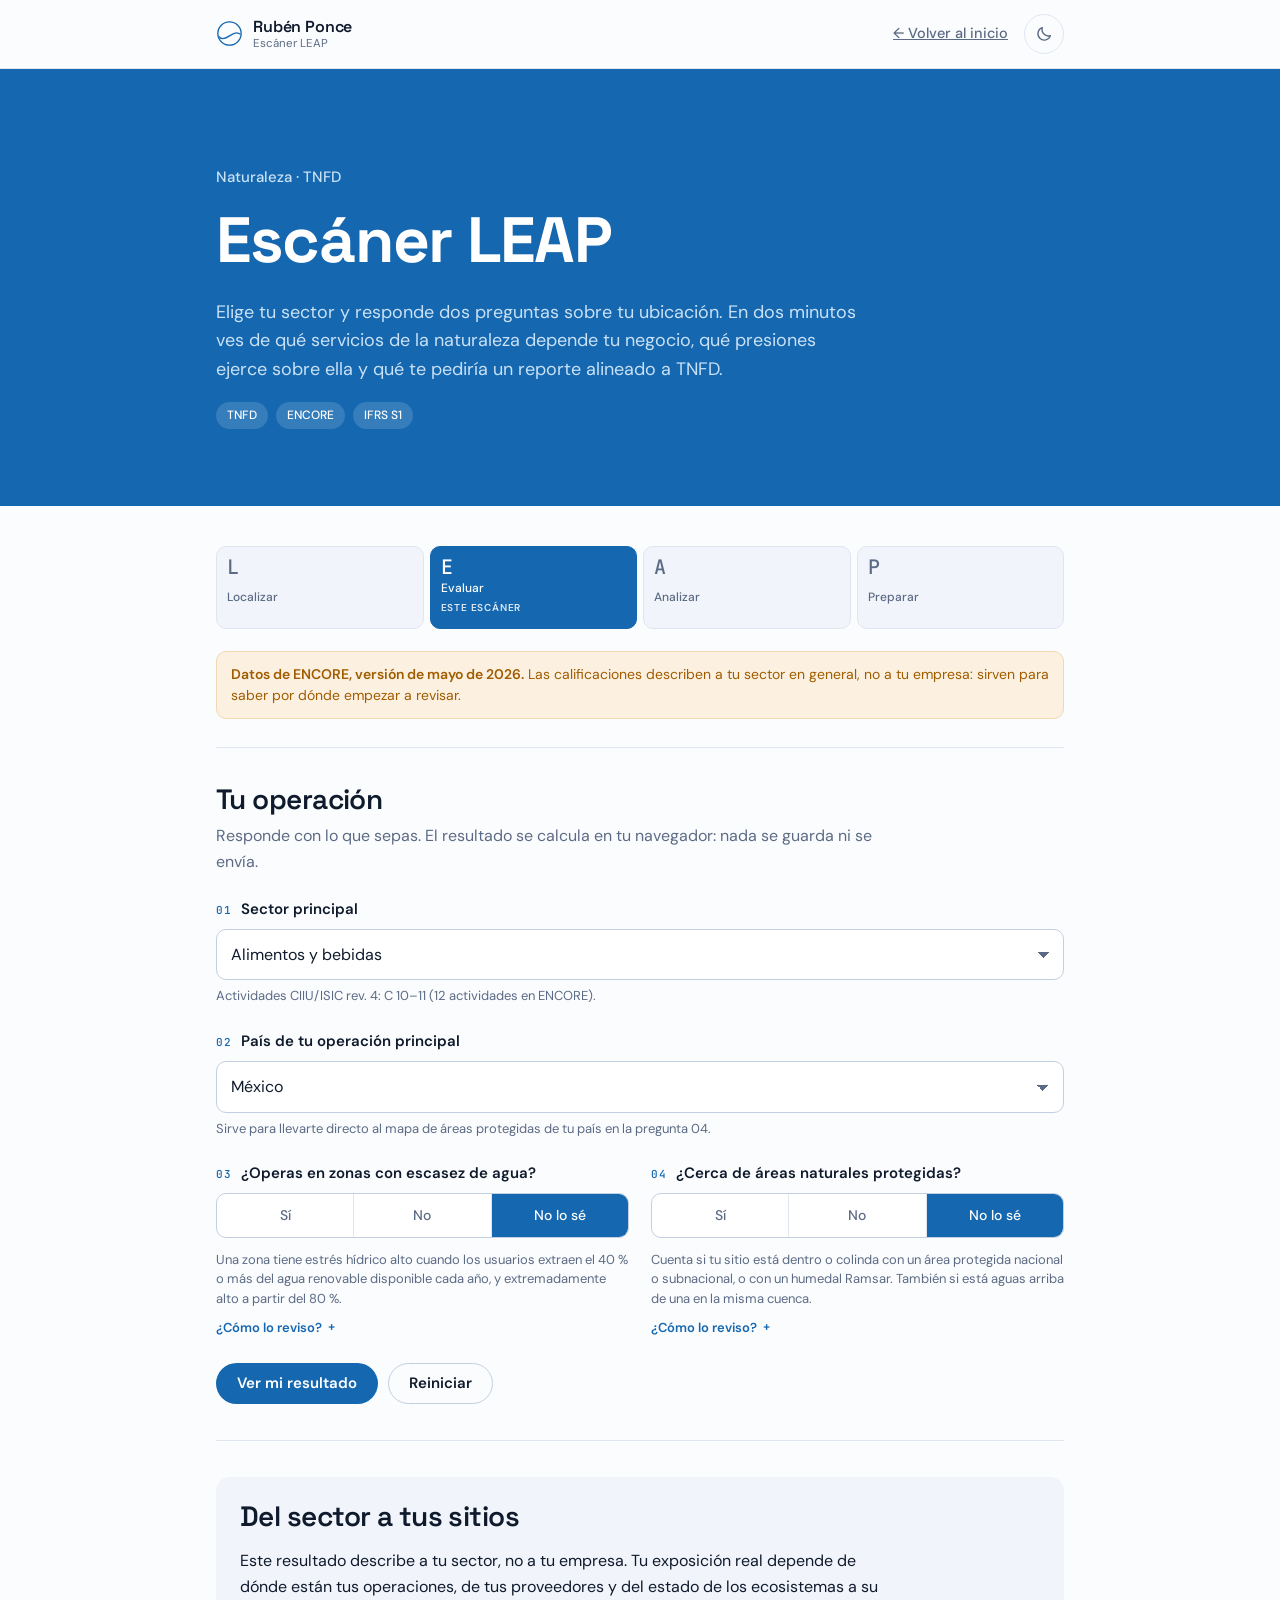
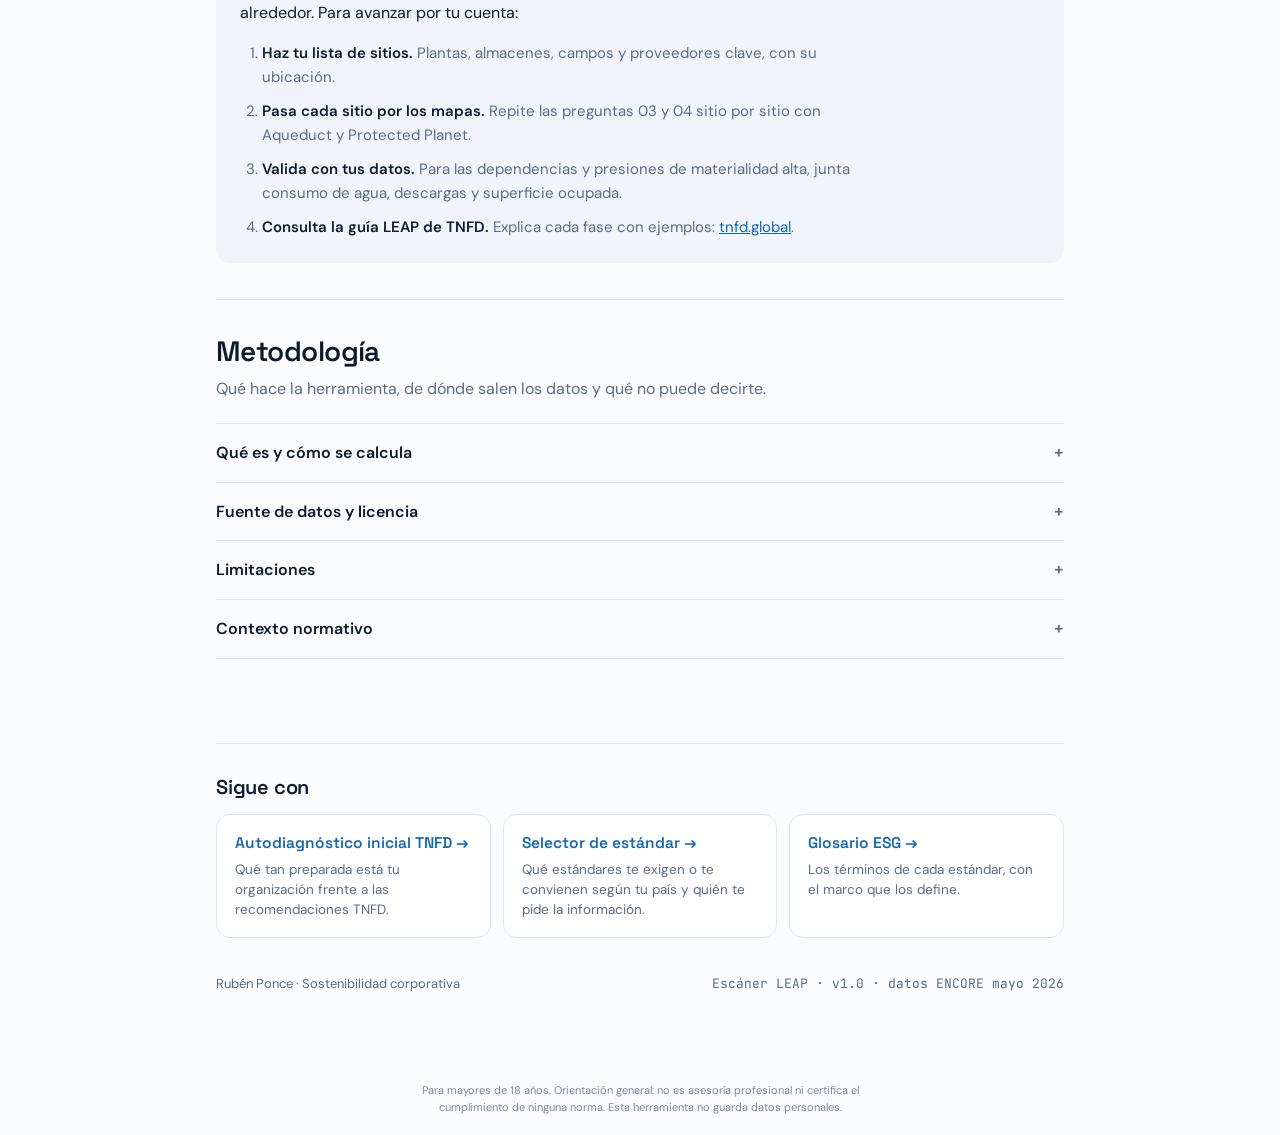
<file: herramientas/escaner-leap/index.html>
<!DOCTYPE html>
<html lang="es" data-rp-herramienta="escaner">
<head>
<meta charset="UTF-8">
<script src="../../assets/marca/tema.js"></script>
<meta name="viewport" content="width=device-width, initial-scale=1.0">
<title>Escáner LEAP · Rubén Ponce</title>
<meta name="description" content="Elige tu sector y ve de qué servicios de la naturaleza depende, qué presiones ejerce sobre ella y qué pediría un reporte alineado a TNFD. Datos de ENCORE.">
<meta property="og:site_name" content="Rubén Ponce">
<meta property="og:type" content="website">
<meta property="og:title" content="Escáner LEAP · Rubén Ponce">
<meta property="og:description" content="Dependencias e impactos sobre la naturaleza de tu sector, con datos de ENCORE y la fase LEAP de TNFD en la que estás.">
<meta property="og:image" content="https://rubenisaiponcebarcelo-wq.github.io/assets/marca/og-image.png">
<link rel="icon" href="../../assets/marca/favicon.ico" sizes="any">
<link rel="icon" type="image/svg+xml" href="../../assets/marca/favicon.svg">
<link rel="apple-touch-icon" href="../../assets/marca/favicon-180.png">
<meta name="theme-color" content="#1567B0">
<link rel="preconnect" href="https://fonts.googleapis.com">
<link rel="preconnect" href="https://fonts.gstatic.com" crossorigin>
<link href="https://fonts.googleapis.com/css2?family=Space+Grotesk:wght@600;700&family=DM+Sans:opsz,wght@9..40,400;9..40,500;9..40,600&family=JetBrains+Mono:wght@400;500&display=swap" rel="stylesheet">
<link rel="stylesheet" href="../../assets/marca/marca.tokens.css">
<style>
/* Layout: herramienta en modo claro de la marca Rubén Ponce. Columna única de lectura (máx. 880px),
   formulario arriba, resultado abajo en dos bloques (dependencias / impactos), franja LEAP y metodología. */
:root{
  --n1:var(--rp-nivel-1); --n2:var(--rp-nivel-2); --n3:var(--rp-nivel-3); --n4:var(--rp-nivel-4);
  --n1-txt:var(--rp-nivel-1-texto); --n2-txt:var(--rp-nivel-2-texto); --n3-txt:var(--rp-nivel-3-texto); --n4-txt:var(--rp-nivel-4-texto);
  --fondo:var(--rp-fondo); --superficie:var(--rp-superficie); --superficie-2:var(--rp-superficie-2);
  --texto:var(--rp-texto); --texto-2:var(--rp-texto-2); --rail:var(--rp-texto-2);
  --borde:var(--rp-borde); --borde-fuerte:#C3D0E2;
  --acento:var(--rp-enlace); --acento-aire:var(--rp-acento-aire); --acento-fuerte:var(--rp-azul-profundo);
  --boton:var(--rp-acento); --boton-texto:var(--rp-acento-texto);
  --aviso-fondo:var(--rp-alerta-aire); --aviso-texto:var(--rp-alerta); --aviso-borde:#F0D9B5;
  --sombra:var(--rp-sombra-s);
  --sans:var(--rp-fuente-texto); --display:var(--rp-fuente-display); --mono:var(--rp-fuente-mono);
}
:root[data-theme="dark"]{
  --borde-fuerte:#33445F; --acento-fuerte:#9CCBF0;
  --aviso-fondo:rgba(240,184,102,.12); --aviso-texto:#F0B866; --aviso-borde:rgba(240,184,102,.3);
  --sombra:none;
  /* En oscuro la escala de nivel se invierte: más materialidad, más brillo */
  --n1:#1B2A42; --n1-txt:#C9D2E0; --n2:#2A4F7A; --n2-txt:#E8EEF7; --n3:#3F82C4; --n3-txt:#FFFFFF; --n4:#8FC3EE; --n4-txt:#0B1220;
}

*{box-sizing:border-box}
section[hidden]{display:none !important}
body{
  margin:0;background:var(--fondo);color:var(--texto);
  font-family:var(--sans);font-size:16px;line-height:1.6;-webkit-font-smoothing:antialiased;
}
.envoltura{
  max-width:880px;margin:0 auto;
  padding-left:max(16px,env(safe-area-inset-left,0px));
  padding-right:max(16px,env(safe-area-inset-right,0px));
  padding-block:0 64px;
}
:focus-visible{outline:2px solid var(--acento);outline-offset:3px;border-radius:4px}
a{color:var(--acento)}
.mono{font-family:var(--mono)}

/* Encabezado: cabecera fija y banda azul (capa assets/marca/herramienta.css) */
header.site .nav-row{display:flex;align-items:center;justify-content:space-between;gap:16px;max-width:880px;margin:0 auto;
  padding:14px max(16px,env(safe-area-inset-left,0px));}
header.site .brand{color:var(--rp-enlace);display:inline-flex;align-items:center;gap:10px;text-decoration:none;}
.rp-home-texto b{font-size:13.5px;font-weight:600;letter-spacing:-.01em}
.rp-home-texto i{font-style:normal;font-size:10px;letter-spacing:.04em;text-transform:uppercase}
.cabecera{padding-block:0 28px;border-bottom:1px solid var(--borde)}
.rp-hero .chip{background:rgba(255,255,255,.14);color:#FFFFFF}
.lockup{display:flex;align-items:center;gap:12px;margin-bottom:28px}
.lockup .nombre{font-weight:600;font-size:1rem;letter-spacing:-.01em;line-height:1.2}
.lockup .sub{font-size:.625rem;font-weight:500;letter-spacing:.16em;text-transform:uppercase;color:var(--texto-2)}
.eyebrow{font-family:var(--mono);font-size:.6875rem;letter-spacing:.1em;text-transform:uppercase;color:var(--rail);margin:0 0 8px;display:flex;gap:10px;flex-wrap:wrap}
h1{font-family:var(--display);font-weight:700;font-size:clamp(2.2rem,7vw,3.25rem);line-height:1.04;letter-spacing:-.02em;margin:0 0 14px;text-wrap:balance}
.entrada{font-size:1.0625rem;color:var(--texto-2);max-width:60ch;margin:0}
.chips{display:flex;flex-wrap:wrap;gap:8px;margin-top:18px}
.chip{display:inline-flex;padding:4px 11px;border-radius:999px;font-size:.75rem;font-weight:500;background:var(--acento-aire);color:var(--acento-fuerte)}

.aviso{
  margin-top:22px;padding:12px 14px;border-radius:10px;
  background:var(--aviso-fondo);color:var(--aviso-texto);border:1px solid var(--aviso-borde);
  font-size:.875rem;line-height:1.5;
}
.aviso b{font-weight:600}

/* Secciones */
section{padding-block:36px;border-bottom:1px solid var(--borde)}
section:last-of-type{border-bottom:0}
h2{font-family:var(--display);font-weight:600;font-size:1.75rem;line-height:1.12;letter-spacing:-.02em;margin:0 0 8px;text-wrap:balance}
h3{font-family:var(--display);font-weight:600;font-size:1.125rem;margin:0 0 4px;letter-spacing:-.005em}
.intro{color:var(--texto-2);margin:0 0 22px;max-width:62ch}

/* Formulario */
.form{display:grid;gap:22px}
.campo{display:grid;gap:8px;min-width:0}
.etq{font-weight:600;font-size:.9375rem;display:flex;gap:10px;align-items:baseline}
.etq .paso{font-family:var(--mono);font-size:.6875rem;color:var(--acento);font-weight:500;letter-spacing:.06em}
.ayuda{font-size:.8125rem;color:var(--texto-2);margin:-2px 0 0}
select{
  width:100%;font:inherit;font-size:1rem;color:var(--texto);background:var(--superficie);
  border:1px solid var(--borde-fuerte);border-radius:10px;padding:12px 40px 12px 14px;
  appearance:none;-webkit-appearance:none;
  background-image:linear-gradient(45deg,transparent 50%,var(--texto-2) 50%),linear-gradient(135deg,var(--texto-2) 50%,transparent 50%);
  background-position:calc(100% - 20px) 52%,calc(100% - 14px) 52%;
  background-size:6px 6px,6px 6px;background-repeat:no-repeat;
}
.dos{display:grid;gap:22px}
@media (min-width:680px){.dos{grid-template-columns:1fr 1fr}}
.segmento{display:flex;border:1px solid var(--borde-fuerte);border-radius:10px;overflow:hidden;background:var(--superficie)}
.segmento input{position:absolute;opacity:0;pointer-events:none}
.segmento label{
  flex:1;text-align:center;padding:10px 6px;font-size:.875rem;font-weight:500;cursor:pointer;
  color:var(--texto-2);border-right:1px solid var(--borde);user-select:none;
}
.segmento label:last-of-type{border-right:0}
.segmento input:checked + label{background:var(--boton);color:var(--boton-texto)}
.segmento input:focus-visible + label{outline:2px solid var(--acento);outline-offset:-3px}
/* Cinta LEAP del encabezado */
.cinta{list-style:none;margin:24px 0 0;padding:0;display:grid;grid-template-columns:repeat(4,minmax(0,1fr));gap:6px}
.cinta li{
  position:relative;display:grid;gap:2px;padding:10px 10px 12px;border-radius:10px;
  background:var(--superficie-2);border:1px solid var(--borde);min-width:0;
}
.cinta .l{font-family:var(--mono);font-size:1.25rem;font-weight:500;line-height:1;color:var(--rail)}
.cinta .t{font-size:.75rem;font-weight:500;color:var(--texto-2);overflow:hidden;text-overflow:ellipsis;white-space:nowrap}
.cinta .nota{font-size:.625rem;letter-spacing:.08em;text-transform:uppercase;font-weight:600;color:var(--boton-texto);opacity:.85}
.cinta li.activa{background:var(--boton);border-color:var(--boton)}
.cinta li.activa .l,.cinta li.activa .t{color:var(--boton-texto)}

/* Visuales del resultado */
.visuales{display:grid;gap:16px;margin-top:20px}
@media (min-width:820px){.visuales{grid-template-columns:3fr 2fr}}
.fig{margin:0;padding:16px;border:1px solid var(--borde);border-radius:14px;background:var(--superficie);min-width:0;display:grid;gap:12px;align-content:start}
.fig figcaption{display:grid;gap:2px}
.fig figcaption b{font-weight:600;font-size:1rem}
.fig figcaption span{font-size:.8125rem;color:var(--texto-2);line-height:1.4}
.mapa svg{width:100%;height:auto;display:block;overflow:visible}
.mapa .eje{stroke:var(--borde-fuerte);stroke-width:1}
.mapa .media{stroke:var(--borde-fuerte);stroke-width:1;stroke-dasharray:3 4}
.mapa .cuad{fill:var(--rail);font-family:var(--sans);font-size:10px;font-weight:500}
.mapa .etq-eje{fill:var(--texto-2);font-family:var(--mono);font-size:9.5px;letter-spacing:.06em}
.mapa .zona{fill:var(--acento-aire)}
.mapa .pt{fill:var(--n2);stroke:var(--superficie);stroke-width:1.5;cursor:pointer;transition:r .15s}
.mapa .pt:hover,.mapa .pt:focus-visible{fill:var(--n3);outline:none}
.mapa .pt.sel{fill:var(--boton);stroke:var(--superficie);stroke-width:2.5}
.mapa .halo{fill:none;stroke:var(--acento);stroke-width:1.5;opacity:.45}
.mapa .rotulo{fill:var(--texto);font-family:var(--sans);font-size:12px;font-weight:600}
.mapa .rotulo-fondo{fill:var(--superficie);opacity:.9}
.huella{display:grid;grid-template-columns:minmax(0,1.4fr) minmax(0,1fr) minmax(0,1fr);gap:6px;align-items:center}
.huella .h{font-family:var(--mono);font-size:.625rem;letter-spacing:.08em;text-transform:uppercase;color:var(--rail);text-align:center}
.huella .h:first-child{text-align:left}
.huella .amb{font-size:.875rem;font-weight:500;line-height:1.25}
.huella .celda{
  height:38px;border-radius:8px;display:flex;align-items:center;justify-content:center;
  font-size:.75rem;font-weight:600;background:var(--superficie-2);color:var(--rail);
}
.huella .celda.VH{background:var(--n4);color:var(--n4-txt)}
.huella .celda.H{background:var(--n3);color:var(--n3-txt)}
.huella .celda.M{background:var(--n2);color:var(--n2-txt)}

.def{font-size:.8125rem;color:var(--texto-2);line-height:1.5;margin:4px 0 0}
details.guia{border:0;margin:0}
details.guia summary{padding:2px 0;font-size:.8125rem;font-weight:600;color:var(--acento);justify-content:flex-start;gap:6px}
details.guia summary::after{content:"+";font-size:.75rem;color:var(--acento)}
details.guia[open] summary::after{content:"–"}
details.guia ol{margin:8px 0 8px;padding-left:20px;font-size:.8125rem;color:var(--texto-2);line-height:1.5;display:grid;gap:4px}
details.guia p{margin:0 0 8px;font-size:.8125rem;color:var(--texto-2);line-height:1.5}
.fuente-def{display:block;font-family:var(--mono);font-size:.6875rem;color:var(--rail)}
.acciones{display:flex;flex-wrap:wrap;gap:10px;align-items:center}
.btn{
  display:inline-flex;align-items:center;gap:8px;padding:12px 20px;border-radius:999px;
  font:inherit;font-size:.9375rem;font-weight:600;line-height:1;cursor:pointer;border:1px solid transparent;
}
.btn.p{background:var(--boton);color:var(--boton-texto)}
.btn.s{background:transparent;color:var(--texto);border-color:var(--borde-fuerte)}
.btn:hover{filter:brightness(1.05)}

/* Resumen */
.resumen{
  display:grid;gap:14px;padding:20px;border-radius:14px;background:var(--superficie);
  border:1px solid var(--borde);box-shadow:var(--sombra);
}
.resumen .lin{font-size:1.125rem;line-height:1.45;margin:0;max-width:60ch}
.resumen .lin b{font-weight:600}
.metricas{display:grid;grid-template-columns:repeat(3,minmax(0,1fr));gap:10px}
.metrica{padding:12px;border-radius:10px;background:var(--superficie-2)}
.metrica .v{font-size:1.5rem;font-weight:600;line-height:1.1;font-variant-numeric:tabular-nums}
.metrica .k{font-size:.75rem;color:var(--texto-2);line-height:1.3;margin-top:4px}
.tag-ejemplo{
  justify-self:start;font-family:var(--mono);font-size:.6875rem;letter-spacing:.06em;text-transform:uppercase;
  color:var(--rail);border:1px dashed var(--borde-fuerte);padding:3px 8px;border-radius:6px;
}

/* Listas de resultado */
.bloques{display:grid;gap:28px;margin-top:28px}
@media (min-width:820px){.bloques{grid-template-columns:1fr 1fr;gap:24px}}
.bloque{min-width:0}
.bloque .cab{display:flex;justify-content:space-between;align-items:baseline;gap:10px;border-bottom:2px solid var(--texto);padding-bottom:8px;margin-bottom:4px}
.bloque .cab span{font-family:var(--mono);font-size:.6875rem;color:var(--rail);letter-spacing:.06em;text-transform:uppercase}
.item{padding-block:14px;border-bottom:1px solid var(--borde);display:grid;gap:6px}
.item .fila{display:flex;justify-content:space-between;gap:12px;align-items:flex-start}
.item .nom{font-weight:600;font-size:1rem;line-height:1.3}
.item .lect{font-size:.875rem;color:var(--texto-2);line-height:1.5;margin:0}
.nivel{
  flex:none;display:inline-flex;align-items:center;justify-content:center;min-width:76px;
  padding:3px 10px;border-radius:999px;font-size:.75rem;font-weight:600;white-space:nowrap;
}
.nivel.VH{background:var(--n4);color:var(--n4-txt)}
.nivel.H{background:var(--n3);color:var(--n3-txt)}
.nivel.M{background:var(--n2);color:var(--n2-txt)}
.nivel.L{background:var(--n1);color:var(--n1-txt)}
.marca-loc{
  justify-self:start;display:inline-flex;gap:6px;align-items:center;font-size:.75rem;font-weight:500;
  padding:2px 9px;border-radius:6px;background:var(--aviso-fondo);color:var(--aviso-texto);
}
.leyenda{display:flex;flex-wrap:wrap;gap:8px 14px;margin-top:16px;font-size:.75rem;color:var(--texto-2);align-items:center}
.leyenda .nivel{min-width:0}

/* LEAP */
.leap{display:grid;gap:0;border:1px solid var(--borde);border-radius:14px;overflow:hidden;background:var(--superficie)}
@media (min-width:760px){.leap{grid-template-columns:repeat(4,minmax(0,1fr))}}
.fase{padding:18px;border-bottom:1px solid var(--borde);display:grid;gap:8px;align-content:start;min-width:0}
@media (min-width:760px){.fase{border-bottom:0;border-right:1px solid var(--borde)}.fase:last-child{border-right:0}}
.fase:last-child{border-bottom:0}
.fase .letra{font-family:var(--mono);font-size:.75rem;color:var(--acento);letter-spacing:.08em;font-weight:500}
.fase h3{font-size:1.0625rem}
.fase p{margin:0;font-size:.875rem;color:var(--texto-2);line-height:1.5}
.estado{justify-self:start;display:inline-flex;padding:3px 9px;border-radius:6px;font-size:.75rem;font-weight:500}
.estado.hecho{background:var(--acento-aire);color:var(--acento-fuerte)}
.estado.pend{background:var(--superficie-2);color:var(--texto-2);border:1px solid var(--borde)}

/* Divulgación */
.citas{display:grid;gap:12px}
.cita{border-left:3px solid var(--acento);background:var(--acento-aire);padding:12px 16px;border-radius:0 10px 10px 0;font-size:.9375rem;line-height:1.5}
.cita .fuente{display:block;margin-top:6px;font-family:var(--mono);font-size:.6875rem;color:var(--texto-2)}

/* Cierre */
.cierre{display:grid;gap:16px;padding:24px;border-radius:14px;background:var(--superficie-2)}
.cierre p{margin:0;max-width:60ch}
.pasos{margin:0;padding-left:22px;display:grid;gap:10px;max-width:62ch;font-size:.9375rem;color:var(--texto-2)}
.pasos b{color:var(--texto);font-weight:600}
.contacto{display:grid;gap:12px}
.contacto[hidden]{display:none}
.contacto .dos{gap:12px}
.contacto input{
  width:100%;font:inherit;font-size:1rem;color:var(--texto);background:var(--superficie);
  border:1px solid var(--borde-fuerte);border-radius:10px;padding:11px 14px;
}
.contacto label{font-size:.8125rem;font-weight:500;display:grid;gap:6px}
.ok{font-size:.875rem;color:var(--texto-2)}

/* Metodología */
#metodologia details{border-top:1px solid var(--borde)}
#metodologia details:last-of-type{border-bottom:1px solid var(--borde)}
summary{cursor:pointer;padding:16px 0;font-weight:600;list-style:none;display:flex;justify-content:space-between;gap:12px}
summary::-webkit-details-marker{display:none}
summary::after{content:"+";font-family:var(--mono);color:var(--rail)}
details[open] summary::after{content:"–"}
details .cuerpo{padding-bottom:18px;color:var(--texto-2);font-size:.9375rem;max-width:66ch}
details .cuerpo p{margin:0 0 10px}
.ref{font-family:var(--mono);font-size:.75rem;color:var(--texto);background:var(--superficie-2);padding:10px 12px;border-radius:8px;display:block;overflow-wrap:anywhere}

footer{padding-top:28px;font-size:.8125rem;color:var(--texto-2);display:flex;flex-wrap:wrap;gap:8px 18px;justify-content:space-between}

@media (prefers-reduced-motion:no-preference){
  #resultado.actualizado .bloques,#resultado.actualizado .resumen{animation:entra .35s ease-out}
  @keyframes entra{from{opacity:.4;transform:translateY(4px)}to{opacity:1;transform:none}}
}
</style>
<link rel="stylesheet" href="../../assets/marca/herramienta.css">
</head>
<body>



<header class="site">
  <div class="nav-row">
    <a class="brand" href="../../" title="Ir al inicio de Rubén Ponce">
      <svg class="rp-iso" viewBox="0 0 100 100" width="28" height="28" aria-hidden="true"><defs><clipPath id="rpDiscLeap"><circle cx="50" cy="50" r="40.75"/></clipPath></defs><g fill="none" stroke="currentColor" stroke-width="4.9"><circle cx="50" cy="50" r="43.2"/><path d="M 2 50 C 8 60 14 68.4 24 68.9 C 34 69.4 41 64.5 50 58.7 C 58.5 53.2 66 47.9 76 47.9 C 85 47.9 91 51.5 98 60" clip-path="url(#rpDiscLeap)"/></g></svg>
      <span class="rp-home-texto"><b>Rubén Ponce</b><i>Escáner LEAP</i></span>
    </a>
    <div class="rp-acciones-cabecera"><a class="back-link" href="../../">← Volver al inicio</a><span data-rp-tema></span></div>
  </div>
</header>

<div class="envoltura">

<div class="cabecera">
  <div class="rp-hero">
  <p class="eyebrow">Naturaleza · TNFD</p>
  <h1>Escáner LEAP</h1>
  <p class="lede">
    Elige tu sector y responde dos preguntas sobre tu ubicación. En dos minutos ves de qué servicios
    de la naturaleza depende tu negocio, qué presiones ejerce sobre ella y qué te pediría un reporte alineado a TNFD.
  </p>
  <div class="chips"><span class="chip">TNFD</span><span class="chip">ENCORE</span><span class="chip">IFRS S1</span></div>
  </div>

  <ol class="cinta" aria-label="Fases LEAP de TNFD">
    <li><span class="l">L</span><span class="t">Localizar</span></li>
    <li class="activa"><span class="l">E</span><span class="t">Evaluar</span><span class="nota">Este escáner</span></li>
    <li><span class="l">A</span><span class="t">Analizar</span></li>
    <li><span class="l">P</span><span class="t">Preparar</span></li>
  </ol>

  <div class="aviso" role="note">
    <b>Datos de ENCORE, versión de mayo de 2026.</b> Las calificaciones describen a tu sector en general,
    no a tu empresa: sirven para saber por dónde empezar a revisar.
  </div>
</div>

<main>

<section id="entrada" aria-labelledby="t-entrada">
  <h2 id="t-entrada">Tu operación</h2>
  <p class="intro">Responde con lo que sepas. El resultado se calcula en tu navegador: nada se guarda ni se envía.</p>

  <form class="form" id="formulario" novalidate>
    <div class="campo">
      <label class="etq" for="sector"><span class="paso">01</span>Sector principal</label>
      <select id="sector" name="sector"></select>
      <p class="ayuda" id="isic-ayuda"></p>
    </div>

    <div class="campo">
      <label class="etq" for="estado"><span class="paso">02</span>País de tu operación principal</label>
      <select id="estado" name="estado"></select>
      <p class="ayuda">Sirve para llevarte directo al mapa de áreas protegidas de tu país en la pregunta 04.</p>
    </div>

    <div class="dos">
      <fieldset class="campo" style="border:0;padding:0;margin:0">
        <legend class="etq" style="padding:0;margin-bottom:8px"><span class="paso">03</span>¿Operas en zonas con escasez de agua?</legend>
        <div class="segmento" role="radiogroup">
          <input type="radio" name="agua" id="agua-si" value="si"><label for="agua-si">Sí</label>
          <input type="radio" name="agua" id="agua-no" value="no"><label for="agua-no">No</label>
          <input type="radio" name="agua" id="agua-ns" value="ns" checked><label for="agua-ns">No lo sé</label>
        </div>
        <p class="def">Una zona tiene estrés hídrico alto cuando los usuarios extraen el 40 % o más del agua renovable disponible cada año, y extremadamente alto a partir del 80 %.</p>
        <details class="guia">
          <summary>¿Cómo lo reviso?</summary>
          <ol>
            <li>Abre el <a href="https://www.wri.org/applications/aqueduct/water-risk-atlas/" target="_blank" rel="noopener">Aqueduct Water Risk Atlas</a> del World Resources Institute.</li>
            <li>Busca la dirección de tu planta o sitio y activa el indicador <i>Baseline water stress</i>.</li>
            <li>Si aparece en <i>High</i> o <i>Extremely high</i>, marca «Sí».</li>
          </ol>
          <p>Alternativa: el <a href="https://waterriskfilter.panda.org" target="_blank" rel="noopener">Water Risk Filter</a> de WWF permite cargar varios sitios a la vez.</p>
          <span class="fuente-def">Definición: WRI, Aqueduct · estrés hídrico de línea base</span>
        </details>
      </fieldset>
      <fieldset class="campo" style="border:0;padding:0;margin:0">
        <legend class="etq" style="padding:0;margin-bottom:8px"><span class="paso">04</span>¿Cerca de áreas naturales protegidas?</legend>
        <div class="segmento" role="radiogroup">
          <input type="radio" name="anp" id="anp-si" value="si"><label for="anp-si">Sí</label>
          <input type="radio" name="anp" id="anp-no" value="no"><label for="anp-no">No</label>
          <input type="radio" name="anp" id="anp-ns" value="ns" checked><label for="anp-ns">No lo sé</label>
        </div>
        <p class="def">Cuenta si tu sitio está dentro o colinda con un área protegida nacional o subnacional, o con un humedal Ramsar. También si está aguas arriba de una en la misma cuenca.</p>
        <details class="guia">
          <summary>¿Cómo lo reviso?</summary>
          <ol>
            <li>Abre <a id="link-pp" href="https://www.protectedplanet.net" target="_blank" rel="noopener">Protected Planet</a>, la base mundial de áreas protegidas de UNEP-WCMC.</li>
            <li>Acerca el mapa a la ubicación de tu sitio y revisa si algún polígono lo toca o queda muy cerca.</li>
            <li>Si lo toca, colinda o está aguas arriba, marca «Sí».</li>
          </ol>
          <p>No hay una distancia única aceptada. Ante la duda, marca «Sí» y revísalo en la fase L.</p>
          <span class="fuente-def">Base: World Database on Protected Areas (WDPA)</span>
        </details>
      </fieldset>
    </div>

    <div class="acciones">
      <button class="btn p" type="submit">Ver mi resultado</button>
      <button class="btn s" type="button" id="reiniciar">Reiniciar</button>
    </div>
  </form>
</section>

<section id="resultado" aria-labelledby="t-resultado" aria-live="polite" hidden>
  <h2 id="t-resultado">Resultado</h2>
  <p class="intro" id="res-intro"></p>

  <div class="resumen">
    <p class="lin" id="res-linea"></p>
    <div class="metricas">
      <div class="metrica"><div class="v" id="m-dep">0</div><div class="k">dependencias de materialidad alta o muy alta</div></div>
      <div class="metrica"><div class="v" id="m-imp">0</div><div class="k">presiones de materialidad alta o muy alta</div></div>
      <div class="metrica"><div class="v" id="m-loc">0</div><div class="k">temas que tu ubicación intensifica</div></div>
    </div>
  </div>

  <div class="visuales">
    <figure class="fig">
      <figcaption><b>Mapa de sectores</b><span>Tu sector frente a los otros 19. Toca un punto para cambiar de sector.</span></figcaption>
      <div id="mapa" class="mapa"></div>
    </figure>
    <figure class="fig">
      <figcaption><b>Huella por ámbito</b><span>La materialidad más alta en cada ámbito de la naturaleza.</span></figcaption>
      <div id="huella" class="huella" role="table" aria-label="Huella por ámbito"></div>
    </figure>
  </div>

  <div class="bloques">
    <div class="bloque">
      <div class="cab"><h3>Dependencias</h3></div>
      <div id="lista-dep"></div>
    </div>
    <div class="bloque">
      <div class="cab"><h3>Impactos</h3></div>
      <div id="lista-imp"></div>
    </div>
  </div>

  <div class="leyenda" aria-label="Escala de materialidad">
    <span>Materialidad ENCORE:</span>
    <span class="nivel VH">Muy alta</span><span class="nivel H">Alta</span><span class="nivel M">Media</span><span class="nivel L">Baja</span>
  </div>
</section>

<section id="leap" aria-labelledby="t-leap" hidden>
  <h2 id="t-leap">Dónde quedas en LEAP</h2>
  <p class="intro">LEAP es el método de TNFD para evaluar la relación con la naturaleza. Este escáner cubre parte de la fase E a nivel sectorial; lo demás depende de tus sitios y tu cadena de valor.</p>
  <div class="leap" id="leap-fases"></div>
</section>

<section id="divulgar" aria-labelledby="t-div" hidden>
  <h2 id="t-div">Qué te pediría un reporte</h2>
  <p class="intro">Las recomendaciones de TNFD que este resultado empieza a alimentar (traducción libre del inglés).</p>
  <div class="citas" id="citas"></div>
</section>

<section id="siguiente" aria-labelledby="t-sig">
  <div class="cierre">
    <h2 id="t-sig" style="margin:0">Del sector a tus sitios</h2>
    <p>Este resultado describe a tu sector, no a tu empresa. Tu exposición real depende de dónde están tus
    operaciones, de tus proveedores y del estado de los ecosistemas a su alrededor. Para avanzar por tu cuenta:</p>
    <ol class="pasos">
      <li><b>Haz tu lista de sitios.</b> Plantas, almacenes, campos y proveedores clave, con su ubicación.</li>
      <li><b>Pasa cada sitio por los mapas.</b> Repite las preguntas 03 y 04 sitio por sitio con Aqueduct y Protected Planet.</li>
      <li><b>Valida con tus datos.</b> Para las dependencias y presiones de materialidad alta, junta consumo de agua, descargas y superficie ocupada.</li>
      <li><b>Consulta la guía LEAP de TNFD.</b> Explica cada fase con ejemplos: <a href="https://tnfd.global" target="_blank" rel="noopener">tnfd.global</a>.</li>
    </ol>
  </div>
</section>

<section id="metodologia" aria-labelledby="t-met">
  <h2 id="t-met">Metodología</h2>
  <p class="intro">Qué hace la herramienta, de dónde salen los datos y qué no puede decirte.</p>

  <details>
    <summary>Qué es y cómo se calcula</summary>
    <div class="cuerpo">
      <p>Cada sector se asocia a una o varias actividades de la Clasificación Industrial Internacional Uniforme (CIIU / ISIC rev. 4). Para cada actividad, ENCORE califica qué tan material es su dependencia de 25 servicios ecosistémicos y su contribución a 13 presiones sobre la naturaleza, en cinco niveles: muy alta, alta, media, baja y muy baja.</p>
      <p>Cada sector del escáner agrupa una o varias actividades CIIU de ENCORE y toma, para cada servicio y cada presión, la calificación más alta entre ellas. Así el resultado no pasa por alto una dependencia que solo es fuerte en una parte del sector.</p>
      <p>El escáner muestra solo las dependencias y presiones con materialidad media o mayor, ordenadas de mayor a menor, y explica en lenguaje de negocio qué riesgo representa cada una para tu operación.</p>
      <p>El mapa de sectores ubica a cada sector con dos índices de 0 a 100: la suma de sus calificaciones de dependencia y la suma de sus calificaciones de presión (muy alta = 4, alta = 3, media = 2), escaladas al sector más alto. Sirve para comparar sectores entre sí, no es una medida absoluta. La huella por ámbito muestra la calificación más alta dentro de cada grupo de servicios y presiones.</p>
      <p>Tus respuestas sobre agua y áreas protegidas no cambian la calificación sectorial. Solo marcan los temas que tu ubicación podría intensificar y que conviene revisar primero en la fase L.</p>
    </div>
  </details>
  <details>
    <summary>Fuente de datos y licencia</summary>
    <div class="cuerpo">
      <p>Calificaciones de materialidad: base de conocimiento ENCORE, versión de mayo de 2026, actualizada dentro del proyecto SUSTAIN de Horizonte Europa y publicada por los socios de ENCORE bajo licencia Creative Commons Atribución-CompartirIgual 4.0 (CC BY-SA 4.0).</p>
      <span class="ref">ENCORE Partners (Global Canopy, UNEP FI y UNEP-WCMC) (2026). ENCORE: Exploring Natural Capital Opportunities, Risks and Exposure. Base de conocimiento, versión de mayo de 2026. encorenature.org</span>
      <p style="margin-top:10px">La tabla de calificaciones adaptada en esta herramienta se comparte bajo la misma licencia. La lectura de riesgo y los textos son elaboración propia.</p>
    </div>
  </details>
  <details>
    <summary>Limitaciones</summary>
    <div class="cuerpo">
      <p>Es un filtro sectorial. No usa las coordenadas de tus sitios, no evalúa el estado de los ecosistemas ni la cadena de suministro, y no sustituye una evaluación LEAP completa.</p>
      <p>Para instituciones financieras, la exposición se evalúa sobre la cartera: el escáner sirve para revisar sector por sector los créditos o inversiones más relevantes.</p>
      <p>El resultado orienta; no certifica cumplimiento con TNFD ni con ninguna norma.</p>
    </div>
  </details>
  <details>
    <summary>Contexto normativo</summary>
    <div class="cuerpo">
      <p>IFRS S1 ya exige divulgar los riesgos y oportunidades de sostenibilidad materiales, incluidos los relacionados con la naturaleza. El 22 de octubre de 2026 el ISSB puso a consulta el proyecto ED 2026/1, una Declaración de Práctica sobre información relacionada con la naturaleza que se apoya en el marco TNFD; los comentarios cierran el 19 de febrero de 2027. <a href="https://www.ifrs.org/news-and-events/news/2026/10/issb-consults-on-proposals-nature-related-disclosures/" target="_blank" rel="noopener">Anuncio del ISSB</a>.</p>
    </div>
  </details>
</section>

<nav class="rp-relacionadas" aria-label="Herramientas relacionadas">
  <h2>Sigue con</h2>
  <ul>
    <li><a href="../diagnostico-tnfd/"><b>Autodiagnóstico inicial TNFD</b><span>Qué tan preparada está tu organización frente a las recomendaciones TNFD.</span></a></li>
    <li><a href="../selector-estandar/"><b>Selector de estándar</b><span>Qué estándares te exigen o te convienen según tu país y quién te pide la información.</span></a></li>
    <li><a href="../glosario-esg/"><b>Glosario ESG</b><span>Los términos de cada estándar, con el marco que los define.</span></a></li>
  </ul>
</nav>

<footer>
  <span>Rubén Ponce · Sostenibilidad corporativa</span>
  <span class="mono">Escáner LEAP · v1.0 · datos ENCORE mayo 2026</span>
</footer>

</main>
</div>

<script>
(function(){
"use strict";

/* ---------- Catálogo de servicios ecosistémicos (dependencias) ---------- */
var SERV = {
  ws:   {n:"Suministro de agua", r:"Menos agua disponible o de peor calidad puede frenar la producción y elevar costos de abasto y tratamiento."},
  bio:  {n:"Provisión de biomasa", r:"Tus insumos vienen de cultivos, bosques o pesquerías; su degradación se traduce en escasez y volatilidad de precios."},
  poll: {n:"Polinización", r:"La pérdida de polinizadores reduce rendimientos de cultivo y la calidad del producto."},
  soilq:{n:"Regulación de la calidad del suelo", r:"Suelos empobrecidos bajan la productividad y obligan a gastar más en fertilización."},
  ssr:  {n:"Retención de suelo y sedimentos", r:"Sin cobertura vegetal aumentan deslaves, azolve y daños a infraestructura."},
  rpr:  {n:"Regulación del patrón de lluvias", r:"La deforestación regional altera las lluvias de las que dependen tus cultivos o tu abasto de agua."},
  lcr:  {n:"Regulación del clima local", r:"Menos vegetación significa más calor extremo en sitio: estrés térmico, más energía para enfriar y menor productividad."},
  wp:   {n:"Purificación del agua", r:"Si los ecosistemas dejan de filtrar el agua, tu costo de tratamiento sube y pueden aparecer restricciones de uso."},
  wfr:  {n:"Regulación de flujos hídricos", r:"Caudales menos estables implican estiajes más severos y menor certeza en la disponibilidad de agua."},
  flood:{n:"Mitigación de inundaciones", r:"Humedales, manglares y cuencas degradadas protegen menos; sube el riesgo de daños por inundación."},
  storm:{n:"Mitigación de tormentas", r:"Sin barreras naturales costeras, huracanes y marejadas causan más daño a activos y operaciones."},
  dil:  {n:"Dilución por la atmósfera y los ecosistemas", r:"Tu operación depende de que el ambiente absorba descargas y emisiones; si se satura, llegan límites más estrictos."},
  bioc: {n:"Control biológico", r:"La pérdida de enemigos naturales de plagas aumenta pérdidas y gasto en agroquímicos."},
  nurs: {n:"Mantenimiento de hábitats de cría", r:"Sin manglares, arrecifes y zonas de crianza, las poblaciones que capturas o cultivas se reducen."},
  rec:  {n:"Servicios recreativos", r:"El atractivo del destino depende de ecosistemas sanos; su deterioro reduce la demanda turística."},
  vis:  {n:"Belleza escénica", r:"Playas, arrecifes y paisajes degradados restan valor a la oferta y al precio por noche."},
  gen:  {n:"Material genético", r:"Semillas, razas y cepas de las que depende tu producto vienen de la diversidad genética; si se pierde, hay menos opciones para adaptarse a plagas y al clima."},
  clima:{n:"Regulación del clima global", r:"Bosques, suelos y océanos que almacenan carbono frenan el cambio climático; si se degradan, crecen los riesgos climáticos para tu operación."},
  aire: {n:"Filtración del aire", r:"La vegetación retiene contaminantes del aire cerca de tus sitios; si se pierde, empeora la calidad del aire para trabajadores y vecinos."},
  resid:{n:"Remediación de residuos sólidos", r:"Dependes de que los ecosistemas descompongan o asimilen residuos; si se saturan, sube el costo de manejarlos y disponer de ellos."},
  ener: {n:"Energía animal", r:"Tu operación usa animales de trabajo o de carga; su salud y su disponibilidad condicionan la producción."},
  ruido:{n:"Atenuación del ruido", r:"La vegetación amortigua el ruido de tu operación; sin ella aumentan las quejas y las condiciones que imponen las autoridades locales."},
  sens: {n:"Mitigación de otras molestias (luz, olores)", r:"La vegetación reduce la contaminación lumínica y otras molestias; si se pierde, aumentan los conflictos con comunidades cercanas."},
  edu:  {n:"Servicios educativos y científicos", r:"Tu actividad aprovecha ecosistemas para enseñar o investigar; si se degradan, ese valor se reduce."},
  espi: {n:"Servicios espirituales, artísticos y simbólicos", r:"El valor cultural de los ecosistemas sostiene tu oferta o tu relación con las comunidades; si se deterioran, esa relación se debilita."}
};

/* ---------- Catálogo de presiones (impactos) ---------- */
var PRES = {
  land: {n:"Uso de suelo terrestre", r:"Cambiar o ocupar suelo natural atrae escrutinio de inversionistas, compromisos de cero deforestación y permisos más exigentes."},
  fw:   {n:"Uso de áreas de agua dulce", r:"Embalses y obras en ríos enfrentan oposición social y condiciones ambientales más estrictas."},
  sea:  {n:"Uso del lecho marino", r:"Operar sobre el fondo marino expone a restricciones en zonas de conservación y a mayores costos de mitigación."},
  ghg:  {n:"Emisiones de GEI", r:"Precio al carbono, metas de clientes y bancos, y obligaciones de reporte bajo IFRS S2."},
  air:  {n:"Contaminantes atmosféricos (no GEI)", r:"Normas de calidad del aire más estrictas, inversión en control de emisiones y conflictos con comunidades."},
  tox:  {n:"Contaminantes tóxicos al agua y al suelo", r:"Pasivos ambientales, remediación, sanciones y pérdida de licencia social."},
  nut:  {n:"Nutrientes al agua y al suelo", r:"Descargas de nitrógeno y fósforo enfrentan límites de vertido y exigencias de compradores."},
  sw:   {n:"Residuos sólidos", r:"Responsabilidad extendida del productor, costos de disposición y metas de economía circular."},
  dist: {n:"Perturbaciones (ruido, luz)", r:"Afectaciones a fauna y vecinos que derivan en condicionantes de operación y conflictos locales."},
  wu:   {n:"Volumen de agua usada", r:"Concesiones más restrictivas, tarifas al alza y competencia con otros usuarios de la cuenca."},
  inv:  {n:"Introducción de especies invasoras", r:"Controles fitosanitarios, costos de erradicación y responsabilidad por daños a ecosistemas."},
  bext: {n:"Extracción de recursos bióticos", r:"Vedas, cuotas y certificaciones de sostenibilidad condicionan el acceso al recurso y al mercado."},
  aext: {n:"Extracción de recursos abióticos", r:"Permisos de extracción más difíciles y compromisos de restauración al cierre."}
};

/* ---------- Sectores: calificaciones de ENCORE (versión de mayo de 2026), generadas por script.
   Cada sector toma la calificación más alta entre sus actividades CIIU y solo conserva media o mayor.
   Orden: calificación y, a igualdad, número de actividades del sector que la tienen. ---------- */
var SECT = [
  {id:"agri", n:"Agricultura (cultivos)", g:"Primario", isic:"A 011–012", na:8,
   d:{bio:"VH",clima:"VH",gen:"VH",lcr:"VH",rpr:"VH",soilq:"VH",ssr:"VH",storm:"VH",wfr:"VH",wp:"VH",ws:"VH",poll:"VH",bioc:"H",flood:"H",aire:"M",dil:"M",ener:"M",resid:"M"}, p:{inv:"VH",nut:"VH",wu:"VH",air:"H",fw:"H",ghg:"H",land:"H",sw:"H",tox:"H",dist:"M"}},
  {id:"gana", n:"Ganadería", g:"Primario", isic:"A 014", na:7,
   d:{bio:"VH",rpr:"VH",ssr:"VH",espi:"VH",edu:"VH",storm:"H",wfr:"H",wp:"H",ws:"H",soilq:"H",aire:"M",bioc:"M",clima:"M",flood:"M",gen:"M",lcr:"M",resid:"M"}, p:{land:"VH",sw:"VH",air:"H",ghg:"H",inv:"H",nut:"H",tox:"H",wu:"H",fw:"H",dist:"M"}},
  {id:"pesc", n:"Pesca y acuicultura", g:"Primario", isic:"A 031–032", na:2,
   d:{bio:"VH",clima:"VH",resid:"VH",rpr:"VH",ssr:"VH",wp:"VH",edu:"VH",espi:"VH",nurs:"VH",bioc:"H",flood:"H",gen:"H",lcr:"H",storm:"H",wfr:"H",ws:"H",dil:"M",soilq:"M",aire:"M"}, p:{bext:"VH",dist:"H",fw:"H",inv:"H",sea:"H",sw:"H",tox:"H",nut:"H",ghg:"M",wu:"M",air:"M",land:"M"}},
  {id:"mine", n:"Minería metálica", g:"Extractivo", isic:"B 07", na:2,
   d:{rpr:"VH",wp:"VH",clima:"H",flood:"H",wfr:"H",ws:"H",dil:"M",ssr:"M",storm:"M"}, p:{dist:"VH",fw:"VH",sea:"VH",sw:"VH",tox:"VH",aext:"H",air:"H",ghg:"M",land:"M",wu:"M"}},
  {id:"petr", n:"Petróleo y gas", g:"Extractivo", isic:"B 06", na:2,
   d:{clima:"H",flood:"H",dil:"M",wfr:"M",ws:"M"}, p:{dist:"VH",fw:"VH",sea:"VH",tox:"VH",air:"H",ghg:"H",sw:"M",wu:"M"}},
  {id:"alim", n:"Alimentos y bebidas", g:"Manufactura", isic:"C 10–11", na:12,
   d:{wp:"VH",gen:"VH",wfr:"H",ws:"H",flood:"M",resid:"M",storm:"M",rpr:"M"}, p:{nut:"VH",sw:"M",wu:"M",dist:"M",tox:"M",air:"M",bext:"M",ghg:"M"}},
  {id:"text", n:"Textil y confección", g:"Manufactura", isic:"C 13–14", na:5,
   d:{edu:"VH",flood:"M",storm:"M",wfr:"M",wp:"M",ws:"M",resid:"M"}, p:{dist:"M",sw:"M",tox:"M",wu:"M",air:"M",nut:"M"}},
  {id:"pape", n:"Papel y celulosa", g:"Manufactura", isic:"C 17", na:1,
   d:{flood:"M",resid:"M",rpr:"M",storm:"M",wfr:"M",ws:"M"}, p:{air:"H",sw:"H",dist:"M",ghg:"M",tox:"M",wu:"M"}},
  {id:"quim", n:"Química", g:"Manufactura", isic:"C 20", na:5,
   d:{wfr:"H",ws:"H",flood:"M",storm:"M",wp:"M",ssr:"M",resid:"M",rpr:"M"}, p:{dist:"VH",tox:"VH",nut:"VH",wu:"H",air:"M",ghg:"M",sw:"M"}},
  {id:"ceme", n:"Cemento y minerales no metálicos", g:"Manufactura", isic:"C 23", na:2,
   d:{espi:"VH",flood:"M",resid:"M",storm:"M",wfr:"M",wp:"M",ws:"M",rpr:"M"}, p:{tox:"VH",air:"H",ghg:"H",dist:"M",sw:"M",wu:"M",fw:"M",nut:"M"}},
  {id:"acer", n:"Siderurgia y metalurgia", g:"Manufactura", isic:"C 24", na:3,
   d:{wfr:"H",ws:"H",flood:"M",rpr:"M",storm:"M",wp:"M",aire:"M",ssr:"M"}, p:{dist:"VH",tox:"VH",air:"H",ghg:"H",nut:"M",sw:"M",wu:"M"}},
  {id:"elec", n:"Electrónica", g:"Manufactura", isic:"C 26", na:8,
   d:{flood:"M",storm:"M",wfr:"M",wp:"M",ws:"M"}, p:{tox:"H",air:"H",dist:"M",ghg:"M",wu:"M"}},
  {id:"auto", n:"Automotriz y autopartes", g:"Manufactura", isic:"C 29", na:3,
   d:{flood:"M",storm:"M",wfr:"M",wp:"M",ssr:"M"}, p:{dist:"VH",tox:"M"}},
  {id:"fosi", n:"Generación eléctrica fósil", g:"Energía y agua", isic:"D 3510 · generación fósil", na:1,
   d:{wfr:"H",ws:"H",clima:"M",flood:"M",resid:"M",ssr:"M",wp:"M"}, p:{air:"VH",dist:"VH",ghg:"VH",tox:"VH",sw:"H",fw:"M",land:"M",wu:"M"}},
  {id:"hidr", n:"Generación hidroeléctrica", g:"Energía y agua", isic:"D 3510 · hidroeléctrica", na:1,
   d:{flood:"VH",ssr:"VH",wfr:"VH",ws:"VH",clima:"M",storm:"M"}, p:{dist:"H",fw:"H",land:"M"}},
  {id:"reno", n:"Solar y eólica", g:"Energía y agua", isic:"D 3510 · solar y eólica", na:2,
   d:{clima:"VH",flood:"H",lcr:"M",ssr:"M",storm:"M",wfr:"M",ruido:"M",ws:"M"}, p:{land:"H",dist:"M",sea:"M"}},
  {id:"agua", n:"Agua y saneamiento", g:"Energía y agua", isic:"E 36–37", na:2,
   d:{resid:"VH",rpr:"VH",wp:"VH",flood:"H",wfr:"H",storm:"H",aire:"M",dil:"M",ssr:"M",ws:"M"}, p:{dist:"VH",tox:"VH",inv:"VH",nut:"VH",fw:"H",ghg:"H",land:"H",air:"M",sea:"M",sw:"M"}},
  {id:"cons", n:"Construcción y parques industriales", g:"Infraestructura y servicios", isic:"F 41–42", na:4,
   d:{rpr:"VH",flood:"H",ssr:"H",storm:"H",clima:"M",wfr:"M",wp:"M",ws:"M"}, p:{dist:"VH",fw:"VH",ghg:"H",tox:"H",sea:"M",sw:"M"}},
  {id:"tran", n:"Transporte y logística", g:"Infraestructura y servicios", isic:"H 49–52", na:13,
   d:{rpr:"VH",vis:"VH",rec:"VH",flood:"H",storm:"H",ssr:"H",clima:"M",wfr:"M",wp:"M",aire:"M",ener:"M"}, p:{air:"VH",dist:"VH",inv:"VH",ghg:"H",land:"M",wu:"M",nut:"M",sea:"M",sw:"M",fw:"M",tox:"M"}},
  {id:"turi", n:"Turismo y hotelería", g:"Infraestructura y servicios", isic:"I 55–56", na:6,
   d:{rec:"VH",vis:"VH",wp:"VH",espi:"VH",rpr:"VH",edu:"VH",clima:"H",aire:"H",flood:"H",ssr:"H",storm:"H",ruido:"M",sens:"M",ws:"M",resid:"M",wfr:"M"}, p:{sw:"M",inv:"M"}}
];

/* País → código ISO 3166-1 alfa-3 (enlace al mapa de Protected Planet) */
var PAISES = [
  ["América del Norte",[["Canadá","CAN"],["Estados Unidos","USA"],["México","MEX"]]],
  ["Centroamérica",[["Belice","BLZ"],["Costa Rica","CRI"],["El Salvador","SLV"],["Guatemala","GTM"],["Honduras","HND"],["Nicaragua","NIC"],["Panamá","PAN"]]],
  ["Caribe",[["Antigua y Barbuda","ATG"],["Bahamas","BHS"],["Barbados","BRB"],["Cuba","CUB"],["Dominica","DMA"],["Granada","GRD"],["Haití","HTI"],["Jamaica","JAM"],["Puerto Rico","PRI"],["República Dominicana","DOM"],["San Cristóbal y Nieves","KNA"],["San Vicente y las Granadinas","VCT"],["Santa Lucía","LCA"],["Trinidad y Tobago","TTO"]]],
  ["América del Sur",[["Argentina","ARG"],["Bolivia","BOL"],["Brasil","BRA"],["Chile","CHL"],["Colombia","COL"],["Ecuador","ECU"],["Guyana","GUY"],["Paraguay","PRY"],["Perú","PER"],["Surinam","SUR"],["Uruguay","URY"],["Venezuela","VEN"]]],
  ["Otros",[["Varios países",""]]]
];

var ETQ = {VH:"Muy alta",H:"Alta",M:"Media",L:"Baja"};

/* Ámbitos para la huella: qué dependencias y presiones agrupa cada uno */
var AMBITOS = [
  {n:"Agua",                 d:["ws","wp","wfr"],                                p:["wu","fw","nut","tox"]},
  {n:"Suelo y tierra",       d:["soilq","ssr","resid"],                          p:["land","aext","sw"]},
  {n:"Biodiversidad",        d:["poll","bioc","nurs","bio","gen","ener"],        p:["bext","inv"]},
  {n:"Clima y aire",         d:["rpr","lcr","dil","clima","aire"],               p:["ghg","air"]},
  {n:"Costas y paisaje",     d:["flood","storm","vis","rec","ruido","sens","edu","espi"], p:["sea","dist"]}
];

/* Índice relativo 0–100: suma de pesos de materialidad, escalada al sector más alto */
var PESO = {VH:4,H:3,M:2,L:1};
function suma(o){ return Object.keys(o).reduce(function(a,k){return a + PESO[o[k]];},0); }
var MAXD = Math.max.apply(null, SECT.map(function(s){return suma(s.d);}));
var MAXP = Math.max.apply(null, SECT.map(function(s){return suma(s.p);}));
SECT.forEach(function(s){ s.xd = Math.round(suma(s.d)/MAXD*100); s.yp = Math.round(suma(s.p)/MAXP*100); });

var SVGNS = "http://www.w3.org/2000/svg";
function el(tag, attrs, txt){
  var e = document.createElementNS(SVGNS, tag);
  for(var k in attrs){ e.setAttribute(k, attrs[k]); }
  if(txt != null){ e.textContent = txt; }
  return e;
}

function renderMapa(selId){
  var W = 360, H = 290, pl = 30, pr = 14, pt = 14, pb = 34;
  var iw = W - pl - pr, ih = H - pt - pb;
  var X = function(v){ return pl + v/100*iw; }, Y = function(v){ return pt + ih - v/100*ih; };
  var svg = el("svg", {viewBox:"0 0 "+W+" "+H, role:"img", "aria-label":"Mapa de sectores por índice de dependencia e impacto"});

  svg.appendChild(el("rect", {class:"zona", x:X(50), y:Y(100), width:iw/2, height:ih/2, rx:6}));
  svg.appendChild(el("line", {class:"media", x1:X(50), y1:Y(0), x2:X(50), y2:Y(100)}));
  svg.appendChild(el("line", {class:"media", x1:X(0), y1:Y(50), x2:X(100), y2:Y(50)}));
  svg.appendChild(el("line", {class:"eje", x1:X(0), y1:Y(0), x2:X(100), y2:Y(0)}));
  svg.appendChild(el("line", {class:"eje", x1:X(0), y1:Y(0), x2:X(0), y2:Y(100)}));

  svg.appendChild(el("text", {class:"cuad", x:X(98), y:Y(96), "text-anchor":"end"}, "Depende y presiona"));
  svg.appendChild(el("text", {class:"cuad", x:X(2),  y:Y(96)}, "Presiona más"));
  svg.appendChild(el("text", {class:"cuad", x:X(98), y:Y(3), "text-anchor":"end"}, "Depende más"));
  svg.appendChild(el("text", {class:"cuad", x:X(2),  y:Y(3)}, "Exposición menor"));

  svg.appendChild(el("text", {class:"etq-eje", x:X(100), y:H-8, "text-anchor":"end"}, "DEPENDENCIA →"));
  svg.appendChild(el("text", {class:"etq-eje", x:X(0), y:H-8}, "0"));
  var ey = el("text", {class:"etq-eje", x:10, y:Y(100), "text-anchor":"end", transform:"rotate(-90 10 "+Y(100)+")"}, "IMPACTO →");
  svg.appendChild(ey);

  var sel = null;
  SECT.forEach(function(s){
    if(s.id === selId){ sel = s; return; }
    var c = el("circle", {class:"pt", cx:X(s.xd), cy:Y(s.yp), r:5.5, tabindex:0, role:"button", "aria-label":s.n});
    c.appendChild(el("title", {}, s.n + " · dependencia " + s.xd + ", impacto " + s.yp));
    var ir = function(){ $("sector").value = s.id; esEjemplo = false; render(true); };
    c.addEventListener("click", ir);
    c.addEventListener("keydown", function(e){ if(e.key === "Enter" || e.key === " "){ e.preventDefault(); ir(); } });
    svg.appendChild(c);
  });

  if(sel){
    var cx = X(sel.xd), cy = Y(sel.yp);
    svg.appendChild(el("circle", {class:"halo", cx:cx, cy:cy, r:13}));
    svg.appendChild(el("circle", {class:"pt sel", cx:cx, cy:cy, r:7.5}));
    var derecha = cx > W/2;
    var tx = derecha ? cx - 18 : cx + 18, ty = Math.max(pt + 12, Math.min(cy + 4, pt + ih - 6));
    var t = el("text", {class:"rotulo", x:tx, y:ty, "text-anchor": derecha ? "end" : "start"}, sel.n);
    svg.appendChild(t);
  }
  var cont = $("mapa"); cont.textContent = ""; cont.appendChild(svg);
  if(sel){
    var t2 = svg.querySelector(".rotulo"), f2 = svg.querySelector(".rotulo-fondo");
    if(t2 && !f2){
      try{ var b = t2.getBBox(); svg.insertBefore(el("rect", {class:"rotulo-fondo", x:b.x-4, y:b.y-2, width:b.width+8, height:b.height+4, rx:4}), t2); }catch(e){}
    }
  }
}

function maxNivel(obj, claves){
  var mejor = null;
  claves.forEach(function(k){ if(obj[k] && (!mejor || PESO[obj[k]] > PESO[mejor])){ mejor = obj[k]; } });
  return mejor;
}

function renderHuella(s){
  var c = $("huella"); c.textContent = "";
  ["Ámbito","Depende","Presiona"].forEach(function(h){
    var d = document.createElement("div"); d.className = "h"; d.setAttribute("role","columnheader"); d.textContent = h; c.appendChild(d);
  });
  AMBITOS.forEach(function(a){
    var n = document.createElement("div"); n.className = "amb"; n.setAttribute("role","rowheader"); n.textContent = a.n; c.appendChild(n);
    [maxNivel(s.d, a.d), maxNivel(s.p, a.p)].forEach(function(v){
      var d = document.createElement("div"); d.setAttribute("role","cell");
      d.className = "celda" + (v ? " " + v : "");
      d.textContent = v ? ETQ[v] : "Baja o nula";
      c.appendChild(d);
    });
  });
}
var ORDEN = {VH:4,H:3,M:2,L:1};
var AGUA = ["ws","wp","wfr","wu"];
var SENSIBLE = ["land","dist","inv","bext","nut","tox","fw","sea"];

var $ = function(id){return document.getElementById(id);};
var esEjemplo = true;

/* ---------- Construir selects ---------- */
function llenarSelects(){
  var sel = $("sector"), grupos = {};
  SECT.forEach(function(s){
    if(!grupos[s.g]){ grupos[s.g] = document.createElement("optgroup"); grupos[s.g].label = s.g; sel.appendChild(grupos[s.g]); }
    var o = document.createElement("option"); o.value = s.id; o.textContent = s.n; grupos[s.g].appendChild(o);
  });
  sel.value = "alim";
  var est = $("estado");
  PAISES.forEach(function(g){
    var og = document.createElement("optgroup"); og.label = g[0];
    g[1].forEach(function(p){ var o = document.createElement("option"); o.value = p[0]; o.dataset.iso = p[1]; o.textContent = p[0]; og.appendChild(o); });
    est.appendChild(og);
  });
  est.value = "México";
}

function actualizarLink(){
  var o = $("estado").selectedOptions[0], iso = o ? o.dataset.iso : "", a = $("link-pp");
  if(iso){ a.href = "https://www.protectedplanet.net/country/" + iso; a.textContent = "Protected Planet · " + o.value; }
  else { a.href = "https://www.protectedplanet.net"; a.textContent = "Protected Planet"; }
}

function valorRadio(n){ var r = document.querySelector('input[name="'+n+'"]:checked'); return r ? r.value : "ns"; }

function ordenar(obj){
  return Object.keys(obj).map(function(k){return {k:k,v:obj[k]};})
    .sort(function(a,b){return ORDEN[b.v]-ORDEN[a.v];});
}

function item(nombre, nivel, lectura, marca){
  var d = document.createElement("div"); d.className = "item";
  var f = document.createElement("div"); f.className = "fila";
  var n = document.createElement("span"); n.className = "nom"; n.textContent = nombre;
  var b = document.createElement("span"); b.className = "nivel " + nivel; b.textContent = ETQ[nivel];
  f.appendChild(n); f.appendChild(b); d.appendChild(f);
  var p = document.createElement("p"); p.className = "lect"; p.textContent = lectura; d.appendChild(p);
  if(marca){ var m = document.createElement("span"); m.className = "marca-loc"; m.textContent = marca; d.appendChild(m); }
  return d;
}

/* ---------- Render ---------- */
function render(animar){
  var s = SECT.filter(function(x){return x.id === $("sector").value;})[0];
  var estado = $("estado").value, agua = valorRadio("agua"), anp = valorRadio("anp");

  $("isic-ayuda").textContent = "Actividades CIIU/ISIC rev. 4: " + s.isic + " (" + s.na + (s.na === 1 ? " actividad" : " actividades") + " en ENCORE).";
  actualizarLink();

  var deps = ordenar(s.d), imps = ordenar(s.p);
  var nLoc = 0;

  var ld = $("lista-dep"); ld.textContent = "";
  deps.forEach(function(x){
    var marca = null;
    if(agua === "si" && AGUA.indexOf(x.k) > -1){ marca = "Escasez de agua: se intensifica"; nLoc++; }
    ld.appendChild(item(SERV[x.k].n, x.v, SERV[x.k].r, marca));
  });

  var li = $("lista-imp"); li.textContent = "";
  imps.forEach(function(x){
    var marca = null;
    if(agua === "si" && AGUA.indexOf(x.k) > -1){ marca = "Escasez de agua: se intensifica"; nLoc++; }
    else if(anp === "si" && SENSIBLE.indexOf(x.k) > -1){ marca = "Zona sensible: prioridad alta"; nLoc++; }
    li.appendChild(item(PRES[x.k].n, x.v, PRES[x.k].r, marca));
  });

  var altasD = deps.filter(function(x){return ORDEN[x.v] >= 3;}).length;
  var altasI = imps.filter(function(x){return ORDEN[x.v] >= 3;}).length;
  $("m-dep").textContent = altasD;
  $("m-imp").textContent = altasI;
  $("m-loc").textContent = (agua === "ns" && anp === "ns") ? "–" : nLoc;

  var topD = SERV[deps[0].k].n.toLowerCase(), topI = PRES[imps[0].k].n.toLowerCase();
  var linea = $("res-linea"); linea.textContent = "";
  linea.append("En ");
  var b1 = document.createElement("b"); b1.textContent = s.n.toLowerCase(); linea.appendChild(b1);
  linea.append(", la dependencia más material es ");
  var b2 = document.createElement("b"); b2.textContent = topD; linea.appendChild(b2);
  linea.append(" y la presión más material es ");
  var b3 = document.createElement("b"); b3.textContent = topI; linea.appendChild(b3);
  linea.append(".");

  $("res-intro").textContent = s.n + " · operación principal en " + (estado === "Varios países" ? "varios países" : estado) + ".";

  renderMapa(s.id);
  renderHuella(s);
  renderLeap(agua, anp, estado);
  renderCitas(s, deps, imps);

  if(animar){
    var r = $("resultado"); r.classList.remove("actualizado"); void r.offsetWidth; r.classList.add("actualizado");
  }
}

function renderLeap(agua, anp, estado){
  var sabeLoc = (agua !== "ns" && anp !== "ns");
  var fases = [
    {l:"L", t:"Localizar", ok:false, est:"Pendiente",
     p: sabeLoc ? "Ya identificaste las condiciones de tu sitio principal. Falta ubicar cada instalación y proveedor clave y cruzarlos con mapas de estrés hídrico, áreas protegidas e integridad ecosistémica."
                : "Primero ubica tus sitios y proveedores clave, y crúzalos con mapas de estrés hídrico y de áreas naturales protegidas."},
    {l:"E", t:"Evaluar", ok:true, est:"Cubierto a nivel sector",
     p:"Este escáner identifica dependencias e impactos típicos de tu actividad. Falta validarlos con datos propios: consumo de agua, descargas, superficie ocupada."},
    {l:"A", t:"Analizar", ok:false, est:"Orientativo",
     p:"Las lecturas de riesgo son una primera hipótesis. El análisis formal estima probabilidad e impacto financiero de cada riesgo y oportunidad."},
    {l:"P", t:"Preparar", ok:false, est:"Pendiente",
     p:"Con L, E y A completas defines estrategia, metas y qué divulgar. Abajo están las recomendaciones de TNFD que aplican."}
  ];
  var c = $("leap-fases"); c.textContent = "";
  fases.forEach(function(f){
    var d = document.createElement("div"); d.className = "fase";
    d.innerHTML = '<span class="letra"></span><h3></h3><span class="estado"></span><p></p>';
    d.querySelector(".letra").textContent = f.l;
    d.querySelector("h3").textContent = f.t;
    var e = d.querySelector(".estado"); e.textContent = f.est; e.classList.add(f.ok ? "hecho" : "pend");
    d.querySelector("p").textContent = f.p;
    c.appendChild(d);
  });
}

function renderCitas(s, deps, imps){
  var citas = [
    {t:"Describir las dependencias, impactos, riesgos y oportunidades relacionados con la naturaleza identificados a corto, mediano y largo plazo.",
     f:"TNFD · Recomendaciones (2023) · Estrategia A"},
    {t:"Divulgar las ubicaciones de activos y actividades en la operación directa, y donde sea posible en la cadena de valor, que cumplen los criterios de ubicación prioritaria.",
     f:"TNFD · Recomendaciones (2023) · Estrategia D"},
    {t:"Describir los procesos para identificar, evaluar y priorizar dependencias, impactos, riesgos y oportunidades en la operación directa y en la cadena de valor.",
     f:"TNFD · Recomendaciones (2023) · Gestión de riesgos e impactos A(i) y A(ii)"},
    {t:"Divulgar las métricas usadas para evaluar y gestionar dependencias e impactos sobre la naturaleza.",
     f:"TNFD · Recomendaciones (2023) · Métricas y objetivos B"}
  ];
  var c = $("citas"); c.textContent = "";
  citas.forEach(function(x){
    var d = document.createElement("div"); d.className = "cita";
    d.textContent = x.t;
    var sp = document.createElement("span"); sp.className = "fuente"; sp.textContent = x.f; d.appendChild(sp);
    c.appendChild(d);
  });
}

/* ---------- Eventos ---------- */
/* El resultado se despliega al pulsar «Ver mi resultado»; después se actualiza con cada cambio */
var SECCIONES_RESULTADO = ["resultado","leap","divulgar"];
function mostrarResultado(si){ SECCIONES_RESULTADO.forEach(function(id){ $(id).hidden = !si; }); }
var suave = function(){ return matchMedia("(prefers-reduced-motion: reduce)").matches ? "auto" : "smooth"; };
$("formulario").addEventListener("submit", function(e){
  e.preventDefault(); esEjemplo = false; render(true); mostrarResultado(true);
  $("resultado").scrollIntoView({behavior: matchMedia("(prefers-reduced-motion: reduce)").matches ? "auto" : "smooth", block:"start"});
});
["sector","estado"].forEach(function(id){ $(id).addEventListener("change", function(){ esEjemplo = false; render(true); }); });
document.querySelectorAll('input[type="radio"]').forEach(function(r){ r.addEventListener("change", function(){ esEjemplo = false; render(true); }); });
$("reiniciar").addEventListener("click", function(){
  $("sector").value = "alim"; $("estado").value = "México";
  $("agua-ns").checked = true; $("anp-ns").checked = true;
  esEjemplo = true; render(false); mostrarResultado(false);
  $("entrada").scrollIntoView({behavior: suave(), block:"start"});
});

llenarSelects();
render(false);
})();
</script>

<p class="rp-descargo">Para mayores de 18 años. Orientación general: no es asesoría profesional ni certifica el cumplimiento de ninguna norma. Esta herramienta no guarda datos personales.</p>
</body>
</html>
</file>
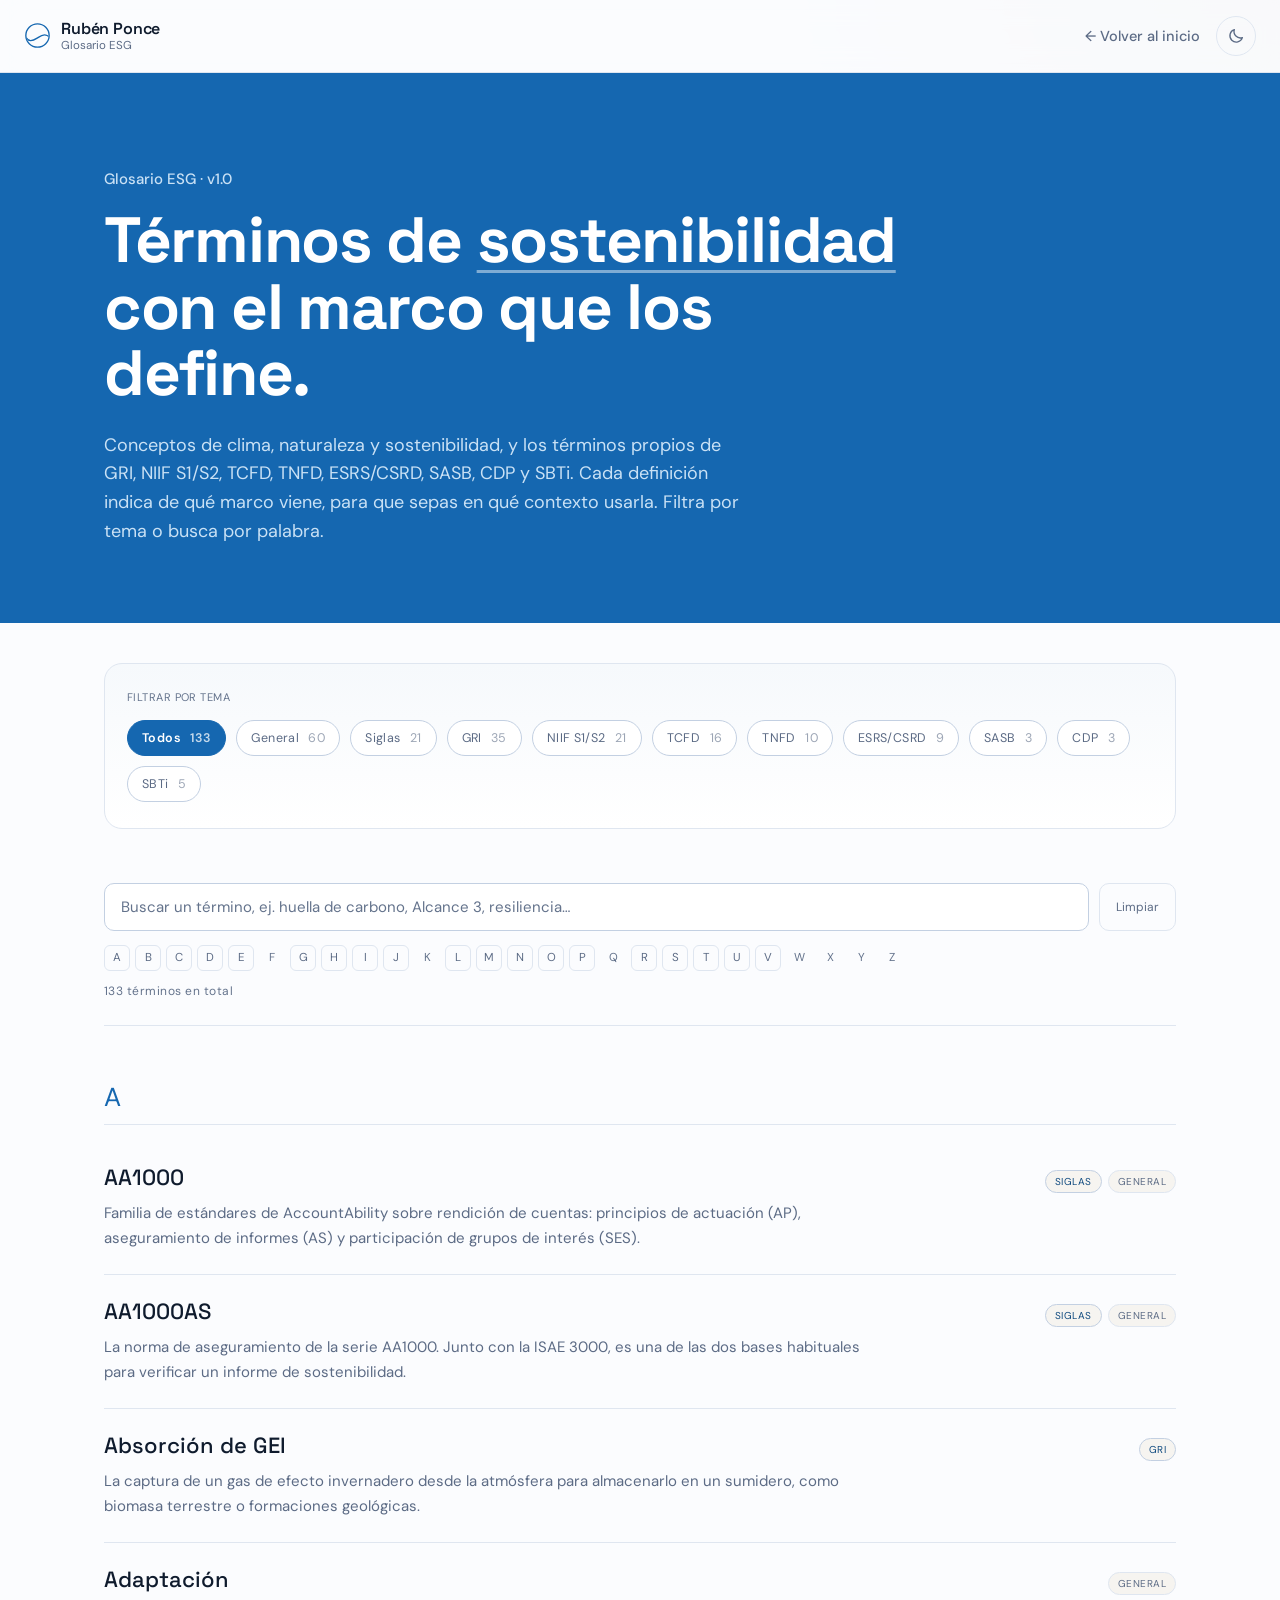
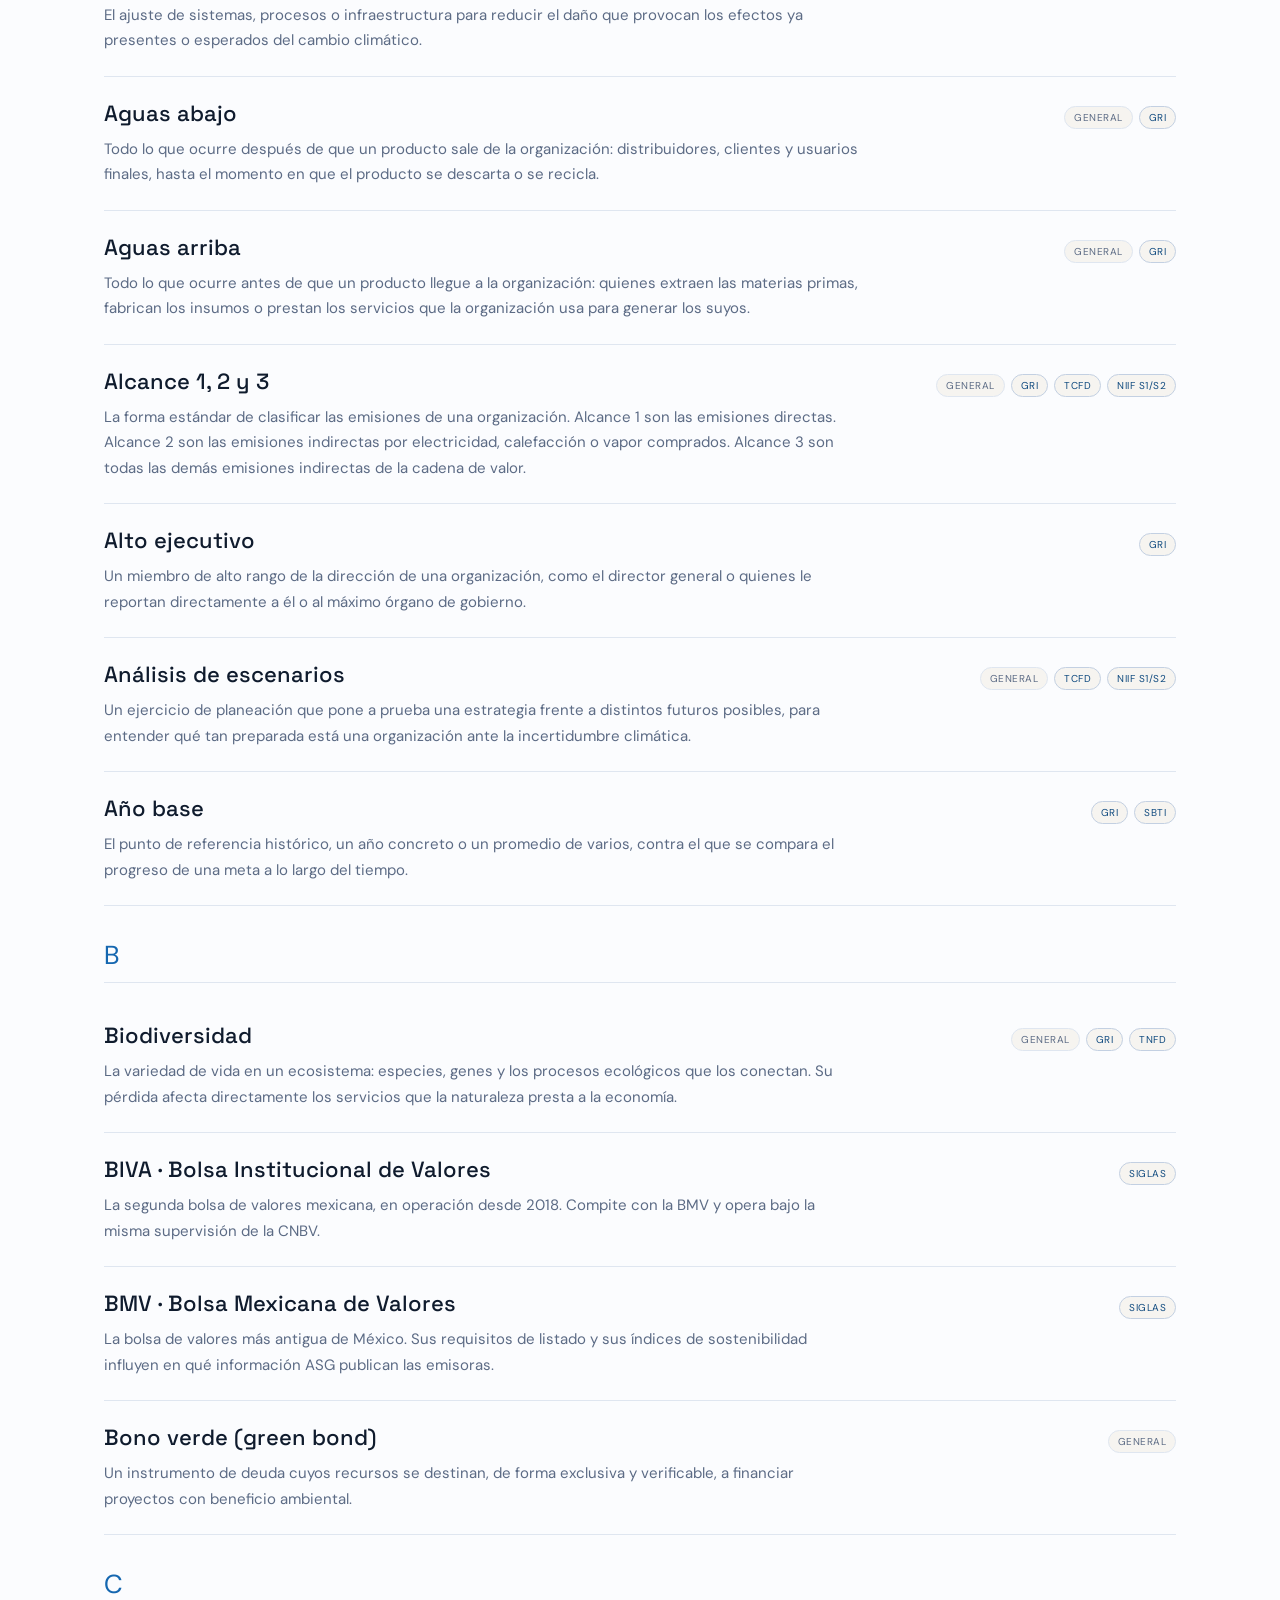
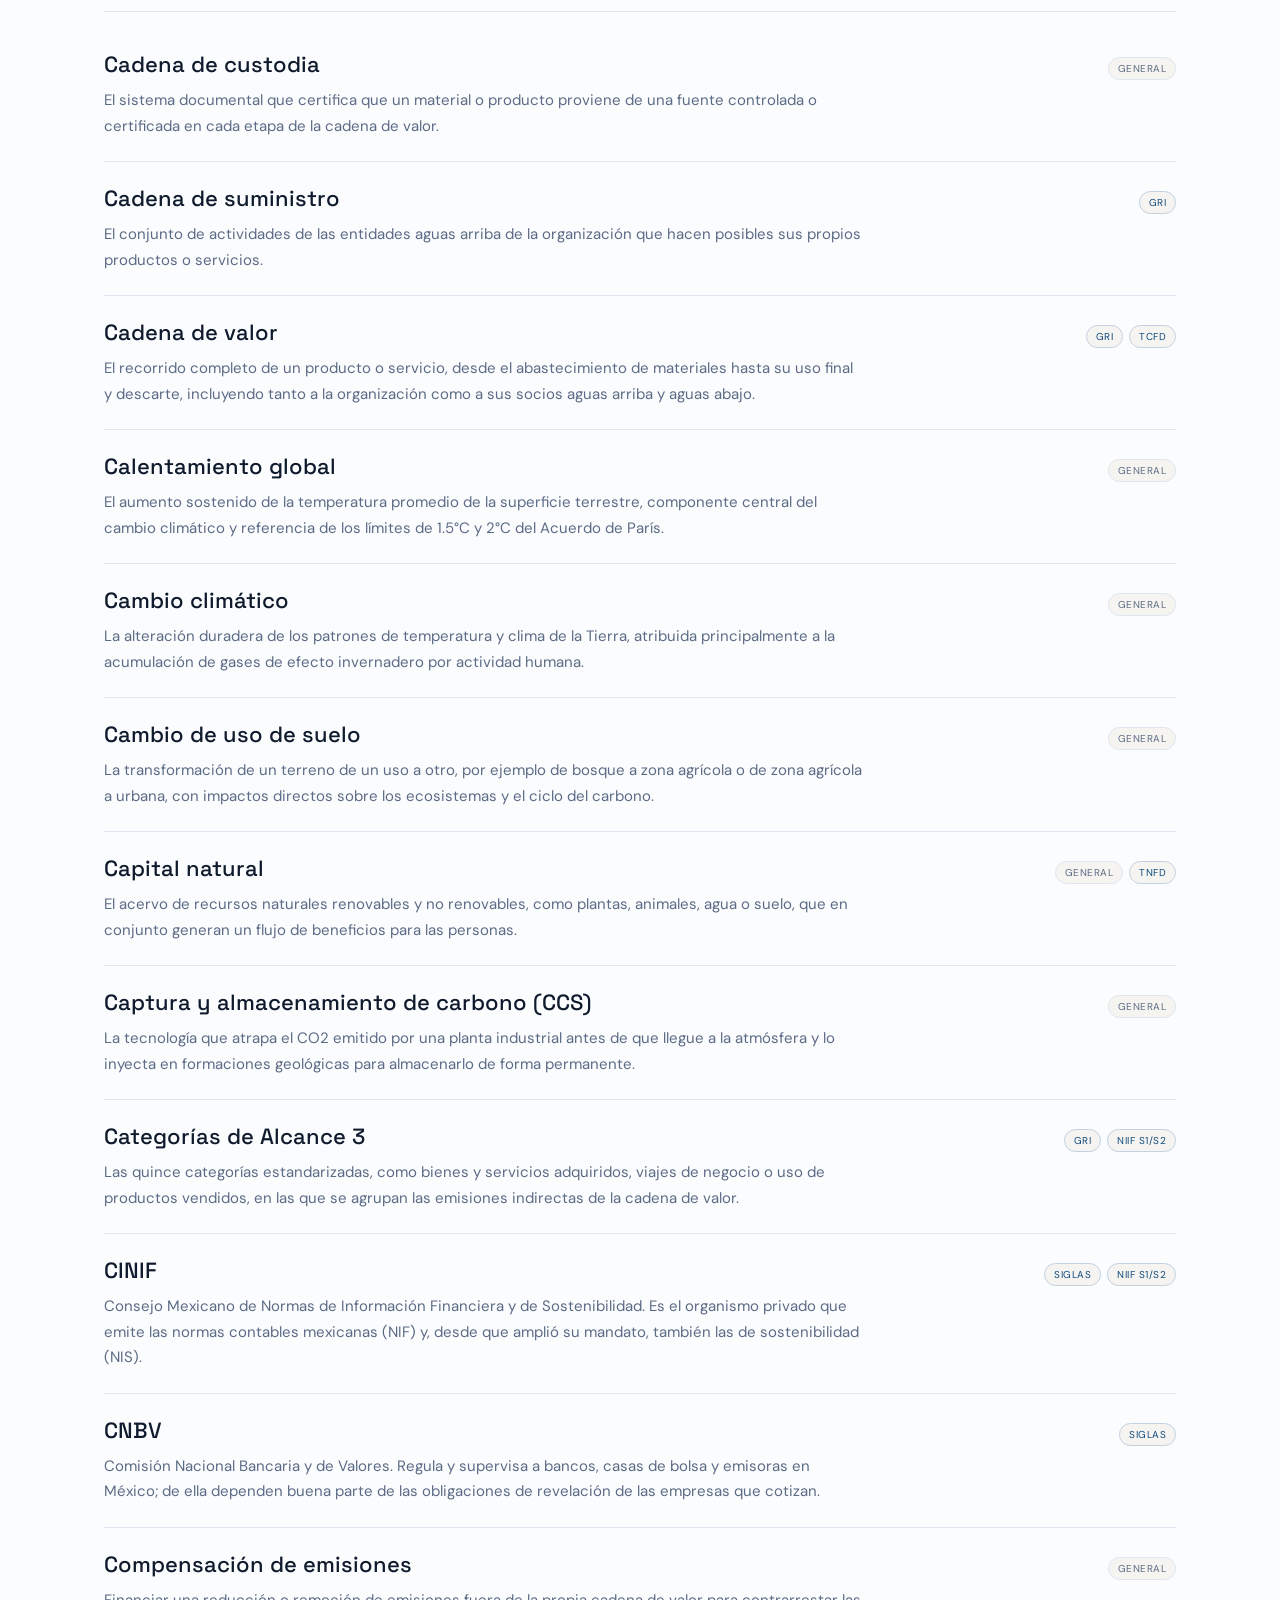
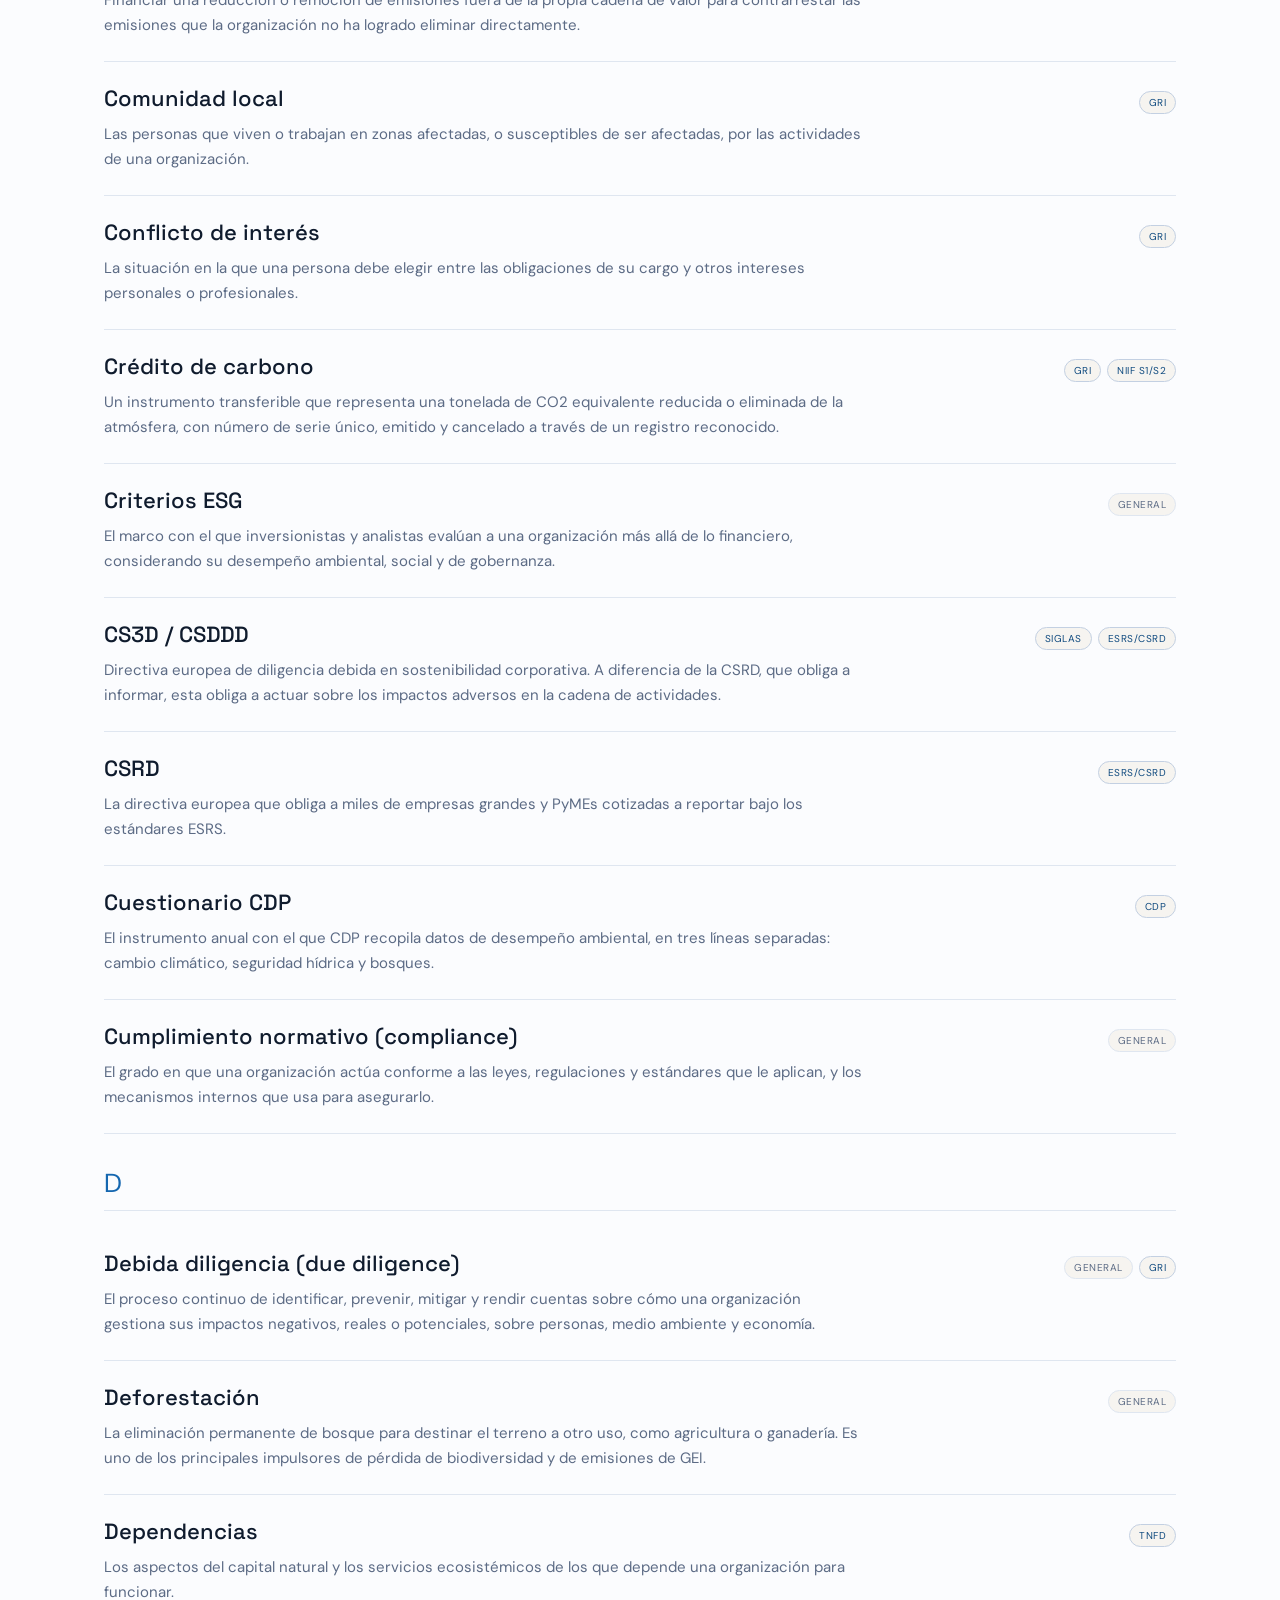
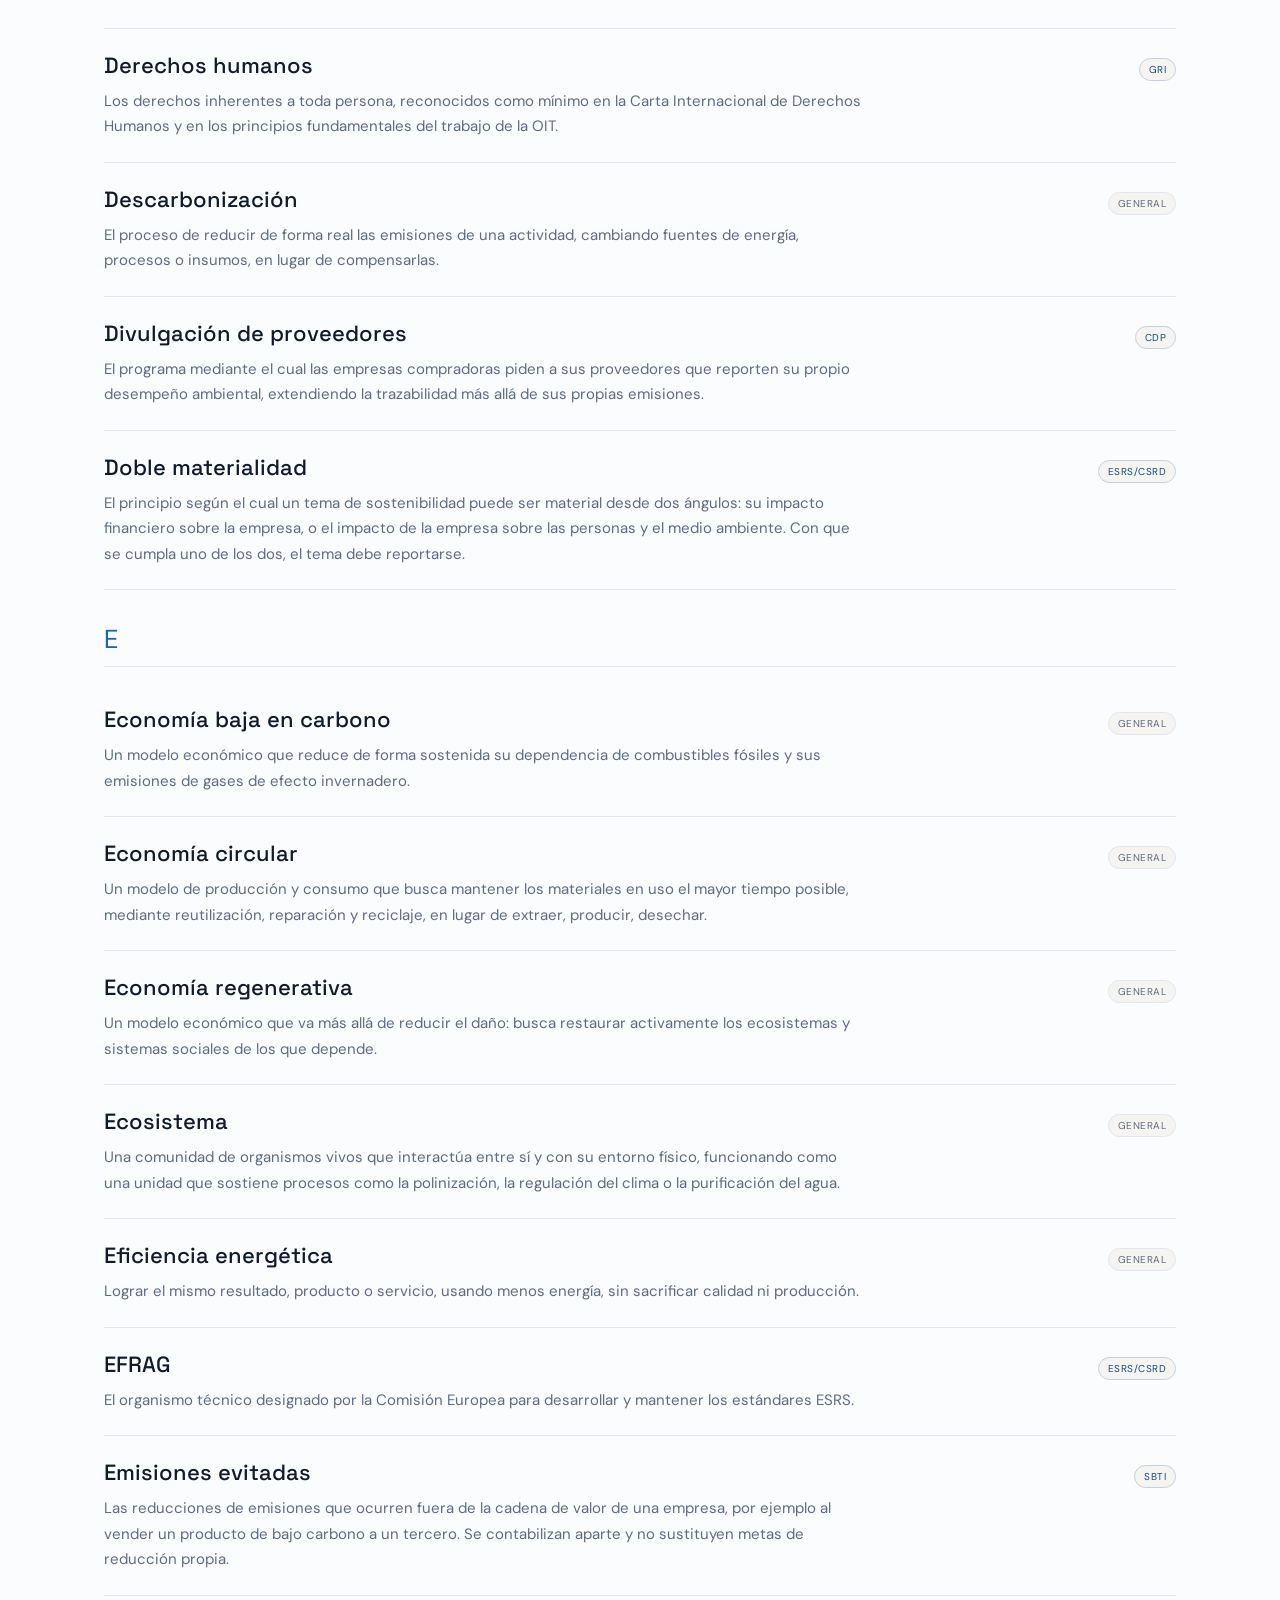
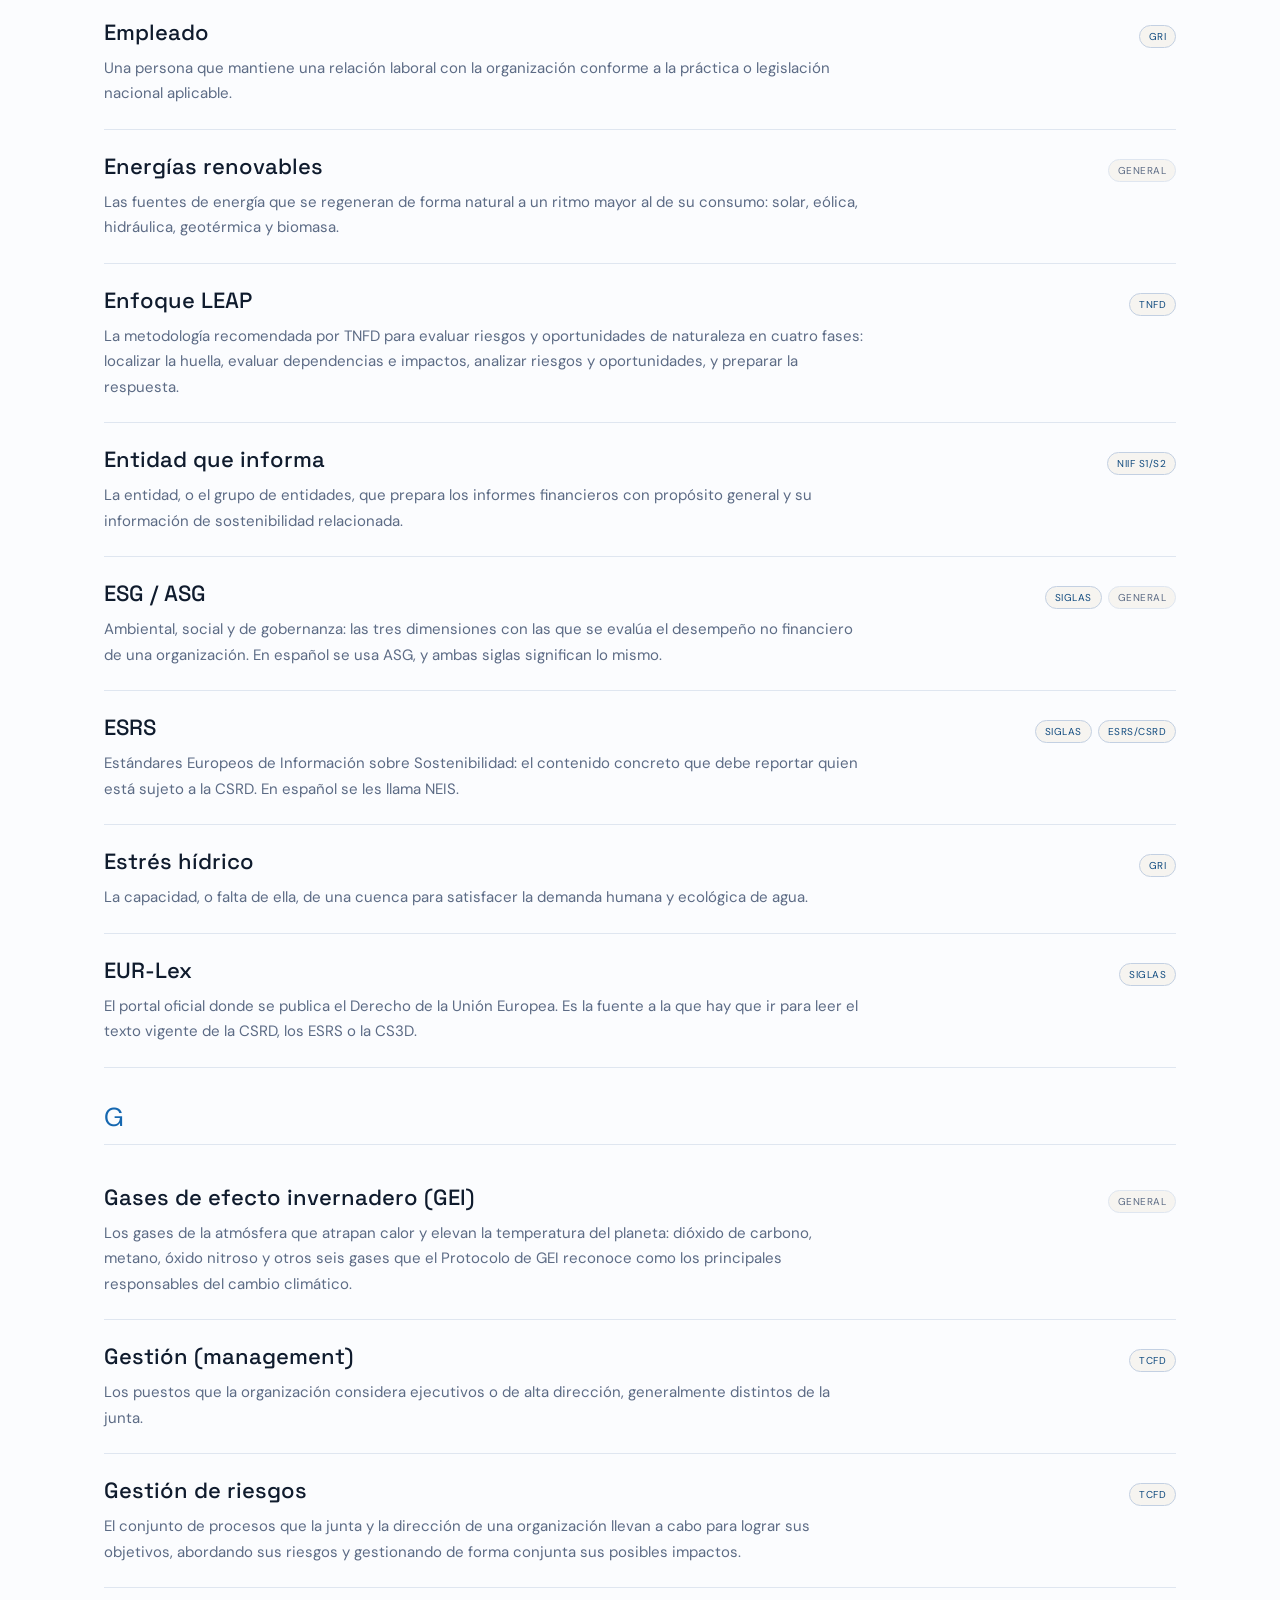
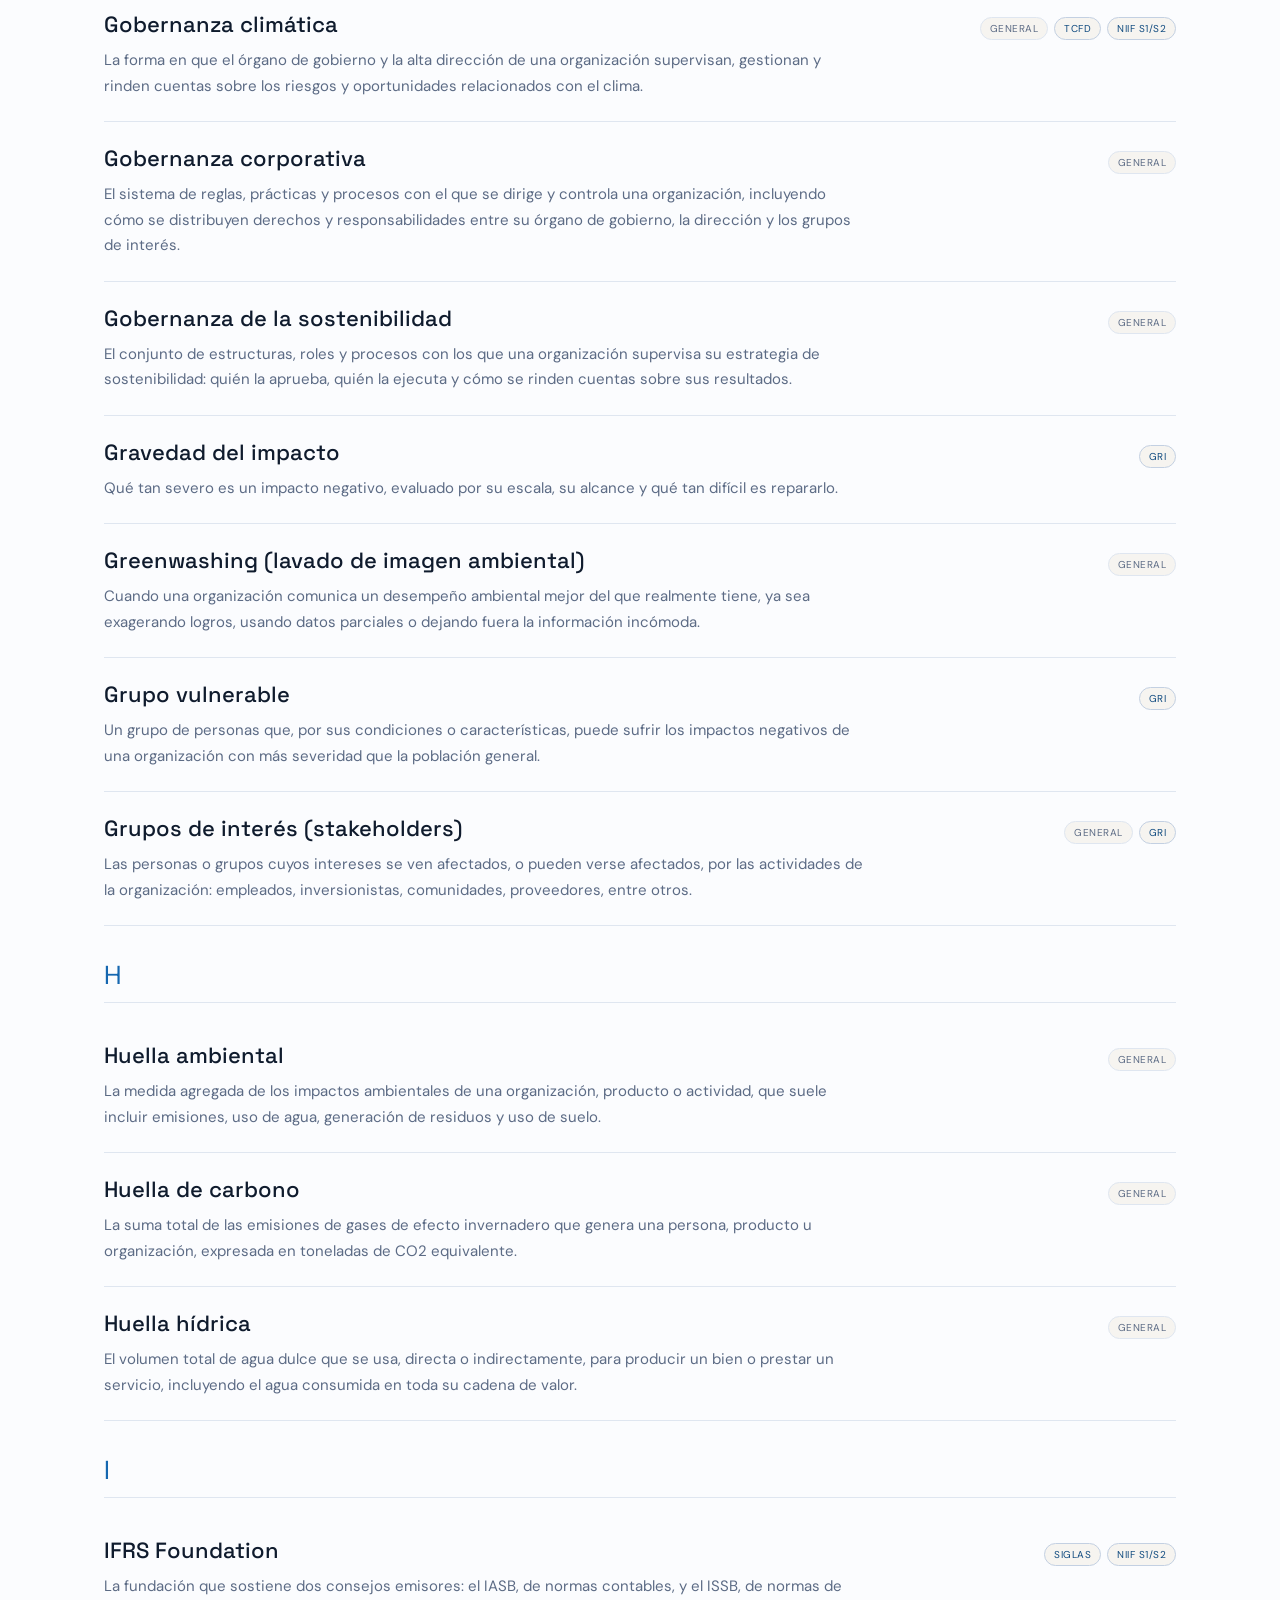
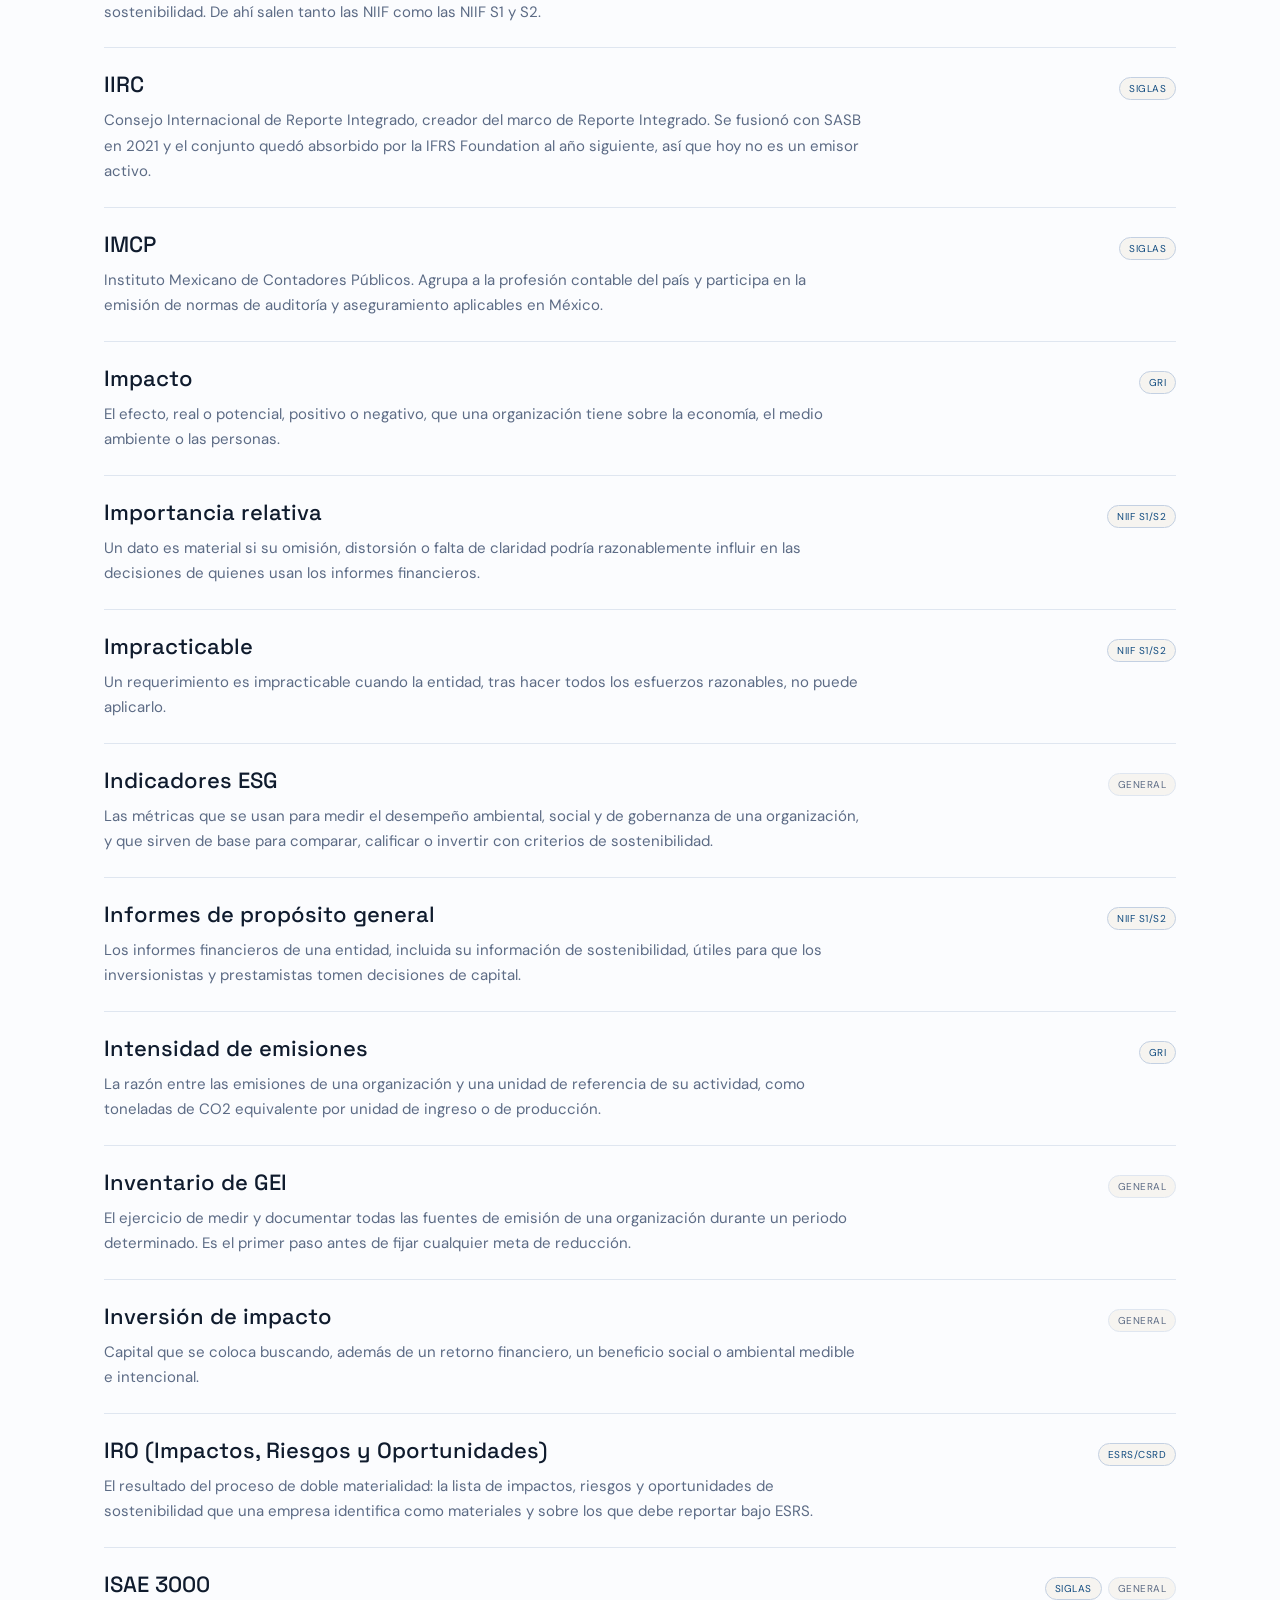
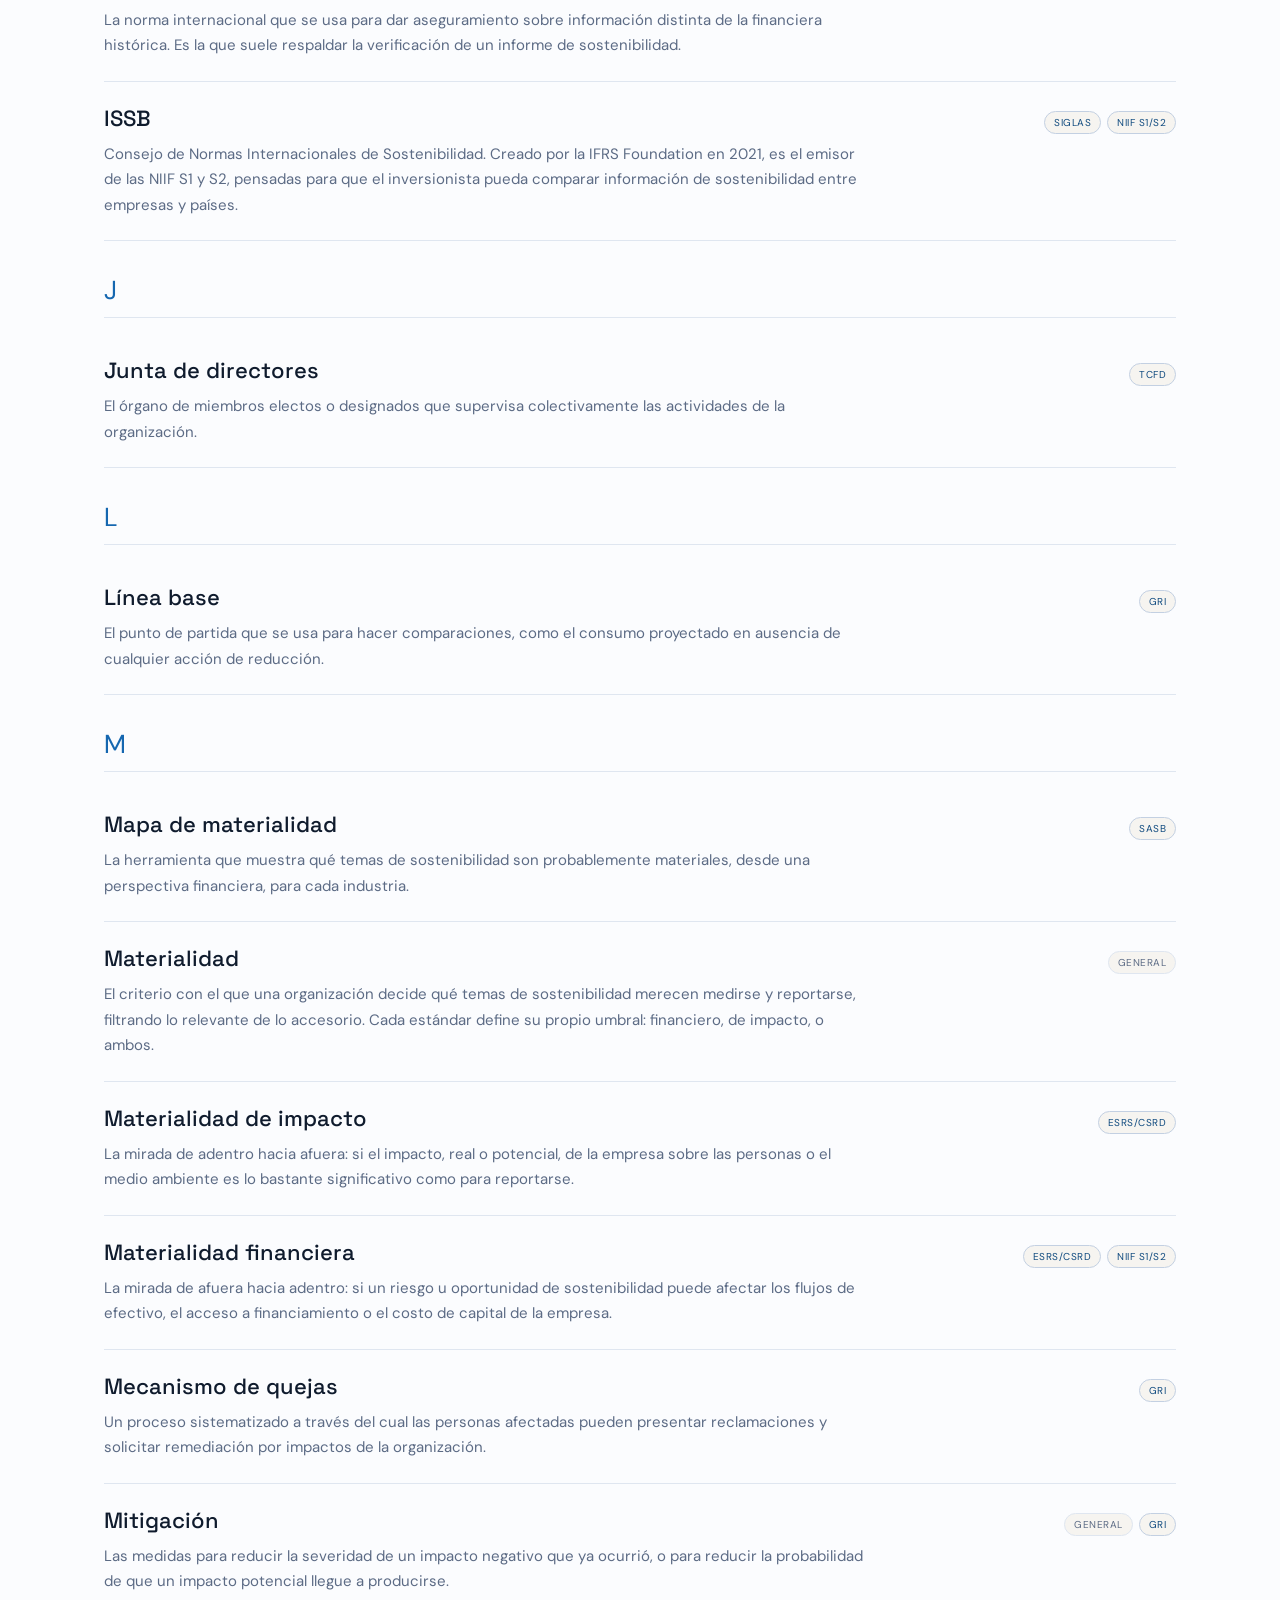
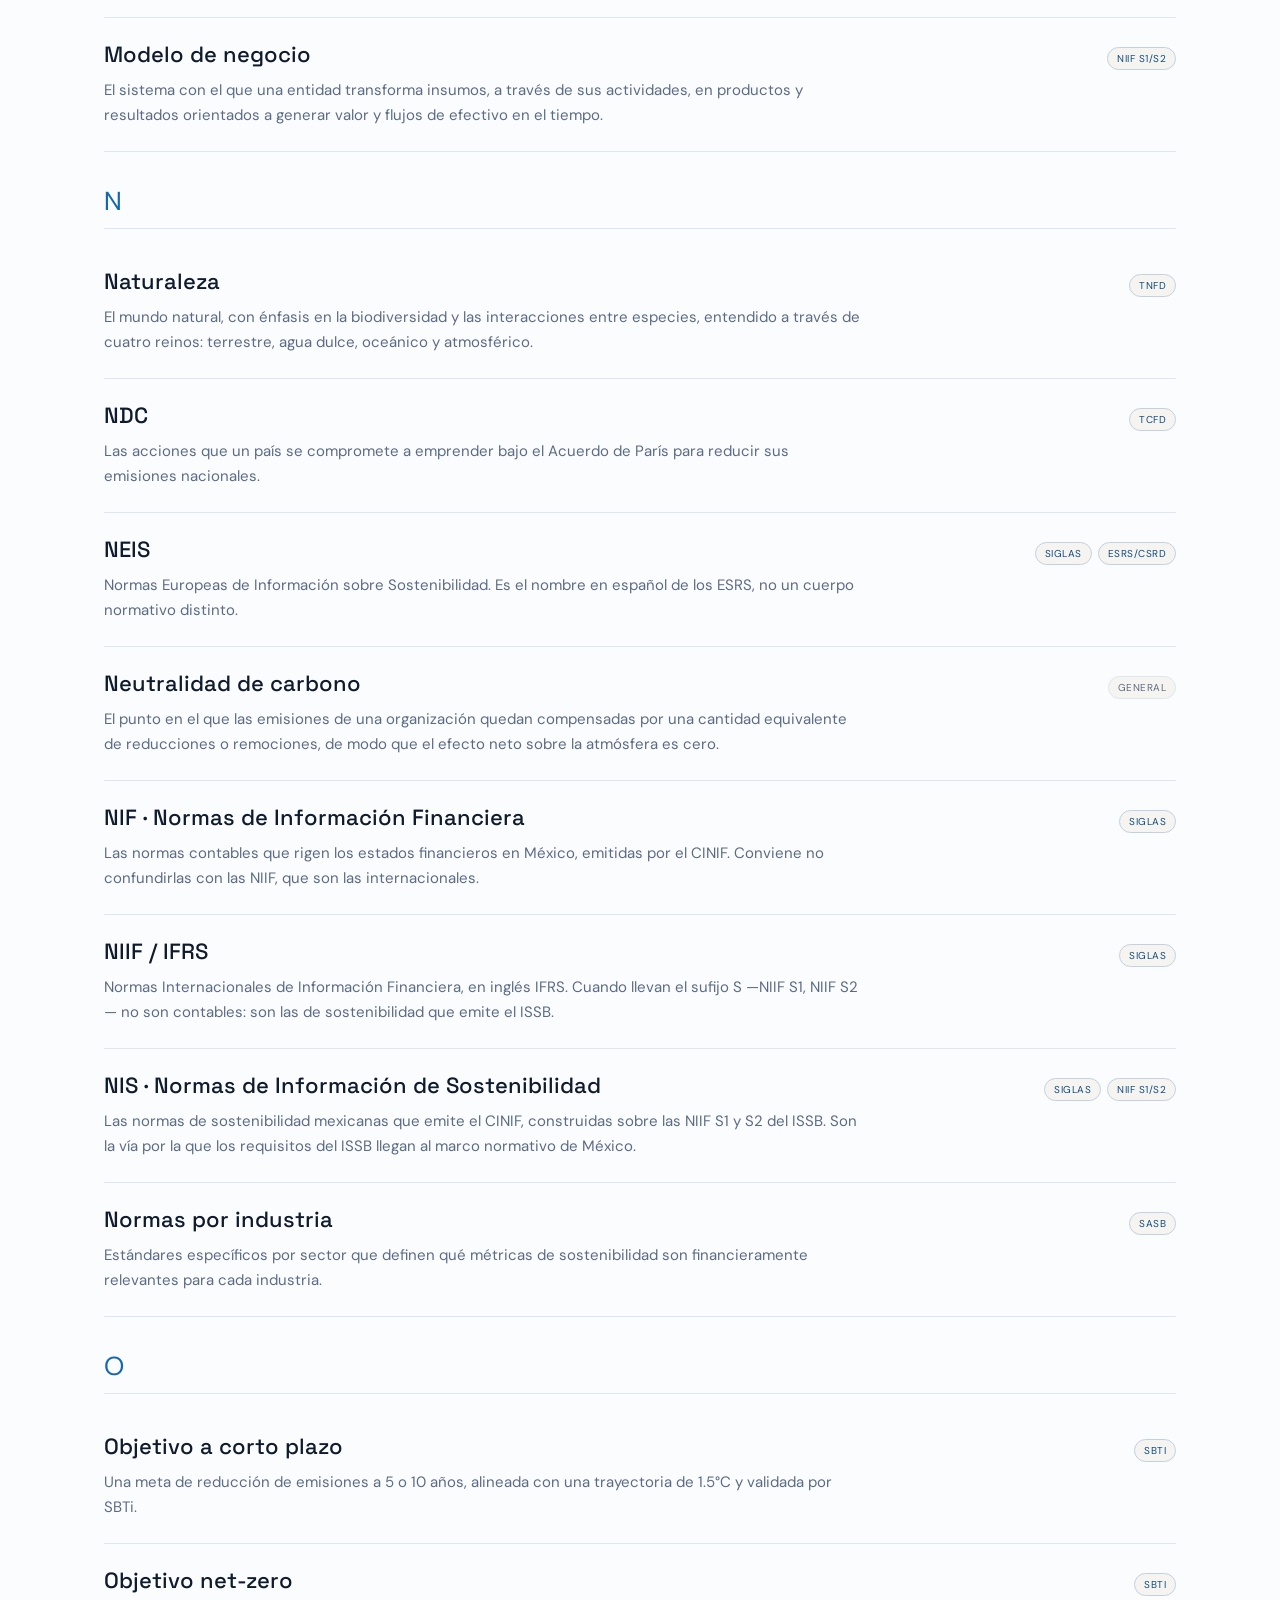
<file: herramientas/glosario-esg/index.html>
<!DOCTYPE html>
<html lang="es" data-rp-herramienta="glosario">
<head>
<meta charset="UTF-8">
<script src="../../assets/marca/tema.js"></script>

<meta name="viewport" content="width=device-width, initial-scale=1.0">
<title>Glosario ESG · Rubén Ponce</title>
<link rel="icon" href="../../assets/marca/favicon.ico" sizes="any">
<link rel="icon" type="image/svg+xml" href="../../assets/marca/favicon.svg">
<link rel="apple-touch-icon" href="../../assets/marca/favicon-180.png">

<meta name="theme-color" content="#1567B0">
<meta name="description" content="Glosario de sostenibilidad, clima y naturaleza con referencia cruzada al estándar donde se define cada término.">
<meta property="og:site_name" content="Rubén Ponce">
<meta property="og:type" content="website">
<meta property="og:title" content="Glosario ESG · Rubén Ponce">
<meta property="og:description" content="Sostenibilidad, clima y naturaleza, con referencia cruzada al estándar que define cada término.">
<meta name="twitter:card" content="summary">
<meta name="description" content="Glosario de términos de sostenibilidad, clima y naturaleza, con el marco de origen de cada término: GRI, NIIF S1/S2, TCFD, TNFD, ESRS/CSRD, SASB, CDP y SBTi.">
<link rel="preconnect" href="https://fonts.googleapis.com">
<link rel="preconnect" href="https://fonts.gstatic.com" crossorigin>
<link href="https://fonts.googleapis.com/css2?family=Space+Grotesk:wght@500;600;700&family=DM+Sans:opsz,wght@9..40,400;9..40,500;9..40,600;9..40,700&family=JetBrains+Mono:wght@400;500&display=swap" rel="stylesheet">
<style>
  :root{
    --ink:#FBFCFE;
    --ink-2:#F1F4FA;
    --ink-3:#FFFFFF;
    --line: #DFE6F0;
    --line-strong: #C3D0E2;
    --paper: #0F1B2D;
    --paper-dim: #5C6B85;
    --paper-faint: #64738C;
    --brass: #1567B0;
    --brass-bright: #0F4A7F;
    --bronze: #8A97AC;
    --focus: #1567B0;
  }
  *{box-sizing:border-box;}
  html{scroll-behavior:smooth;}
  body{
    margin:0;
    background:
      radial-gradient(1100px 600px at 12% -8%, rgba(193,154,82,0.10), transparent 60%),
      radial-gradient(900px 500px at 100% 0%, rgba(140,106,63,0.10), transparent 55%),
      var(--ink);
    color:var(--paper);
    font-family:'DM Sans','Segoe UI',system-ui,sans-serif;
    -webkit-font-smoothing:antialiased;
  }
  a{color:inherit;}
  :focus-visible{outline:2px solid var(--focus); outline-offset:3px;}
  .wrap{max-width:1120px; margin:0 auto; padding:0 24px;}

  header.site{
    position:sticky; top:0; z-index:40;
    background:rgba(251,252,254,0.88);
    backdrop-filter: blur(10px);
    border-bottom:1px solid var(--line);
  }
  .nav-row{display:flex; align-items:center; justify-content:space-between; padding:16px 24px; gap:16px;}
  .brand{display:flex; align-items:center; gap:10px; text-decoration:none;}
  .brand-mark{
    width:30px; height:30px; border-radius:50%;
    border:1px solid var(--line-strong);
    display:flex; align-items:center; justify-content:center;
    font-family:'DM Sans','Segoe UI',system-ui,sans-serif; font-size:15px; color:var(--brass-bright);
  }
  .brand-name{font-family:'DM Sans','Segoe UI',system-ui,sans-serif; font-size:17px; letter-spacing:0.01em;}
  .brand-name b{font-weight:600; color:var(--brass-bright);}
  .back-link{
    font-family:'DM Sans',system-ui,sans-serif; font-size:12px; letter-spacing:0.06em; text-transform:uppercase;
    color:var(--paper-dim); text-decoration:none; border:1px solid var(--line); padding:8px 12px; border-radius:999px;
    white-space:nowrap;
  }
  .back-link:hover{color:var(--brass-bright); border-color:var(--line-strong);}

  .hero{padding:56px 0 28px;}
  .eyebrow{
    font-family:'DM Sans',system-ui,sans-serif; font-size:12px; letter-spacing:0.14em; text-transform:uppercase;
    color:var(--brass); margin:0 0 18px;
  }
  h1{
    font-family:'DM Sans','Segoe UI',system-ui,sans-serif;font-weight:600; font-weight:500; font-size:clamp(34px,6vw,58px);
    line-height:1.05; margin:0 0 18px; letter-spacing:-0.01em;
  }
  h1 em{font-style:normal; color:var(--brass-bright); font-weight:400;}
  .lede{
    font-size:16px; line-height:1.7; color:var(--paper-dim); max-width:640px; margin:0 0 30px;
  }

  .node-field{
    position:relative; border:1px solid var(--line); border-radius:18px;
    padding:26px 22px; background:linear-gradient(180deg, #F6F9FC, #FFFFFF);
    margin-bottom:8px;
  }
  .node-field-label{font-family:'DM Sans',system-ui,sans-serif; font-size:11px; text-transform:uppercase; letter-spacing:0.1em; color:var(--paper-faint); margin:0 0 16px;}
  .node-grid{display:flex; flex-wrap:wrap; gap:10px;}
  .node{
    font-family:'DM Sans',system-ui,sans-serif; font-size:12.5px; letter-spacing:0.03em;
    padding:9px 14px; border-radius:999px; border:1px solid var(--line-strong);
    background:#FFFFFF; color:var(--paper-dim); cursor:pointer;
    transition:all .18s ease; user-select:none;
  }
  .node:hover{border-color:var(--brass); color:var(--brass);}
  .node.active{background:var(--brass); border-color:var(--brass); color:#FFFFFF; font-weight:600;}
  .node .n{opacity:0.6; margin-left:6px;}
  .node.active .n{opacity:0.75;}

  .controls{position:sticky; top:65px; z-index:30; background:var(--ink); padding:18px 0 14px; border-bottom:1px solid var(--line);}
  .search-row{display:flex; gap:10px; margin-bottom:14px;}
  .search-input{
    flex:1; background:var(--ink-3); border:1px solid var(--line-strong); border-radius:10px;
    padding:13px 16px; color:var(--paper); font-family:'DM Sans','Segoe UI',system-ui,sans-serif; font-size:15px;
  }
  .search-input::placeholder{color:var(--paper-faint);}
  .search-input:focus{border-color:var(--brass); outline:none;}
  .clear-btn{
    background:transparent; border:1px solid var(--line); color:var(--paper-dim); border-radius:10px;
    padding:0 16px; font-family:'DM Sans',system-ui,sans-serif; font-size:12px; cursor:pointer; white-space:nowrap;
  }
  .clear-btn:hover{border-color:var(--brass); color:var(--brass-bright);}
  .letter-row{display:flex; flex-wrap:wrap; gap:5px;}
  .letter{
    width:26px; height:26px; display:flex; align-items:center; justify-content:center;
    font-family:'DM Sans',system-ui,sans-serif; font-size:11.5px; border-radius:6px; cursor:pointer;
    color:var(--paper-faint); border:1px solid transparent;
  }
  .letter:hover{color:var(--paper);}
  .letter.has{color:var(--paper-dim); border-color:var(--line);}
  .letter.has:hover{border-color:var(--brass); color:var(--brass-bright);}
  .result-count{font-family:'DM Sans',system-ui,sans-serif; font-size:12px; color:var(--paper-faint); margin-top:12px;}

  main{padding:28px 0 60px;}
  .letter-group{margin-bottom:6px;}
  .letter-heading{
    font-family:'DM Sans','Segoe UI',system-ui,sans-serif;  font-size:26px; color:var(--brass);
    padding:26px 0 10px; border-bottom:1px solid var(--line); margin-bottom:16px;
  }
  .term-card{
    padding:22px 0; border-bottom:1px solid var(--line); scroll-margin-top:150px;
  }
  .term-head{display:flex; align-items:baseline; justify-content:space-between; gap:16px; flex-wrap:wrap; margin-bottom:8px;}
  .term-name{font-family:'DM Sans','Segoe UI',system-ui,sans-serif; font-size:22px; font-weight:500; margin:0;}
  .term-badges{display:flex; gap:6px; flex-wrap:wrap;}
  .badge{
    font-family:'DM Sans',system-ui,sans-serif; font-size:10px; letter-spacing:0.05em; text-transform:uppercase;
    padding:4px 9px; border-radius:999px; border:1px solid var(--line-strong); color:var(--brass-bright);
    background:rgba(193,154,82,0.08);
  }
  .badge.gral{color:var(--paper-dim); border-color:var(--line);}
  .term-def{font-size:15px; line-height:1.7; color:var(--paper-dim); max-width:760px; margin:0;}
  .anchor-link{opacity:0; font-size:13px; margin-left:8px; text-decoration:none; color:var(--brass); transition:opacity .15s;}
  .term-card:hover .anchor-link{opacity:0.6;}
  .anchor-link:hover{opacity:1 !important;}

  .empty-state{padding:60px 0; text-align:center; color:var(--paper-faint);}
  .empty-state p{font-family:'DM Sans','Segoe UI',system-ui,sans-serif;  font-size:18px;}

  footer{border-top:1px solid var(--line); padding:52px 0 60px; margin-top:20px;}
  .foot-meta{display:flex; justify-content:space-between; flex-wrap:wrap; gap:12px; font-family:'DM Sans',system-ui,sans-serif; font-size:12px; color:var(--paper-faint); padding-top:24px; border-top:1px solid var(--line);}
  .foot-meta a{color:var(--brass-bright); text-decoration:none;}

  @media (max-width:640px){
    .nav-row{padding:14px 18px;}
    .hero{padding:36px 0 20px;}
    .controls{top:58px;}
    .term-name{font-size:19px;}
  }

  /* ── Bloque de marca: isotipo + nombre, enlazado al inicio ───────────── */
  .rp-home{
    display:inline-flex; align-items:center; gap:10px;
    text-decoration:none; color:inherit; flex:none;
    border-radius:999px; padding:4px 6px 4px 4px; margin-left:-4px;
    transition:background .18s ease, opacity .18s ease;
  }
  .rp-home:hover{opacity:.82;}
  .rp-home .rp-iso{flex:none;}
  .rp-home-texto{display:flex; flex-direction:column; line-height:1.15; text-align:left;}
  .rp-home-texto b{font-size:13.5px; font-weight:600; letter-spacing:-.01em;}
  .rp-home-texto i{
    font-style:normal; font-family:'DM Sans',system-ui,sans-serif;
    font-size:9px; letter-spacing:.04em; text-transform:uppercase; opacity:.62;
  }

  .brand{color:var(--brass);}
  .brand .rp-iso{flex:0 0 auto;}
  .brand-name{color:var(--paper);}

</style>
<link rel="stylesheet" href="../../assets/marca/marca.tokens.css">
<link rel="stylesheet" href="../../assets/marca/herramienta.css">
</head>
<body>

<header class="site">
  <div class="nav-row">
    <a class="brand" href="../../" title="Ir al inicio de Rubén Ponce">
      <svg class="rp-iso" viewBox="0 0 100 100" width="30" height="30" aria-hidden="true"><defs><clipPath id="rpDiscGlo"><circle cx="50" cy="50" r="40.75"/></clipPath></defs><g fill="none" stroke="currentColor" stroke-width="4.9"><circle cx="50" cy="50" r="43.2"/><path d="M 2 50 C 8 60 14 68.4 24 68.9 C 34 69.4 41 64.5 50 58.7 C 58.5 53.2 66 47.9 76 47.9 C 85 47.9 91 51.5 98 60" clip-path="url(#rpDiscGlo)"/></g></svg>
      <span class="rp-home-texto"><b>Rubén Ponce</b><i>Glosario ESG</i></span>
    </a>
    <div class="rp-acciones-cabecera"><a class="back-link" href="../../">← Volver al inicio</a><span data-rp-tema></span></div>
  </div>
</header>

<div class="wrap">
  <section class="hero">
    <div class="rp-hero">
    <p class="eyebrow">Glosario ESG · v1.0</p>
    <h1>Términos de <em>sostenibilidad</em> con el marco que los define.</h1>
    <p class="lede">Conceptos de clima, naturaleza y sostenibilidad, y los términos propios de GRI, NIIF S1/S2, TCFD, TNFD, ESRS/CSRD, SASB, CDP y SBTi. Cada definición indica de qué marco viene, para que sepas en qué contexto usarla. Filtra por tema o busca por palabra.</p>
    </div>

    <div class="node-field">
      <p class="node-field-label">Filtrar por tema</p>
      <div class="node-grid" id="framework-filters"></div>
    </div>
  </section>

  <div class="controls">
    <div class="search-row">
      <input type="text" class="search-input" id="search" placeholder="Buscar un término, ej. huella de carbono, Alcance 3, resiliencia…" autocomplete="off">
      <button class="clear-btn" id="clear-btn">Limpiar</button>
    </div>
    <div class="letter-row" id="letter-nav"></div>
    <p class="result-count" id="result-count"></p>
  </div>

  <main id="term-list"></main>

  <nav class="rp-relacionadas" aria-label="Herramientas relacionadas">
    <h2>Sigue con</h2>
    <ul>
      <li><a href="../atlas-esg/"><b>Atlas ESG</b><span>Dónde se traslapan los estándares, con el párrafo o la página de cada requisito.</span></a></li>
      <li><a href="../selector-estandar/"><b>Selector de estándar</b><span>Qué estándares te exigen o te convienen según tu país y quién te pide la información.</span></a></li>
      <li><a href="../tracker-issb/"><b>Tracker del ISSB</b><span>Qué países de América ya adoptaron las NIIF S1 y S2, y desde cuándo.</span></a></li>
    </ul>
  </nav>

  <footer>
    <div class="foot-meta">
      <span>Rubén Ponce · Sostenibilidad corporativa</span>
      <a href="mailto:ruben.isai.ponce.barcelo@gmail.com">ruben.isai.ponce.barcelo@gmail.com</a>
    </div>
  </footer>
</div>

<script>
/* =========================================================================
   DATA
   Definiciones redactadas en lenguaje propio. El campo "source" se conserva
   como referencia interna de auditoría y no se muestra en la interfaz.
   ========================================================================= */
const FRAMEWORKS = {
  GRAL: {label:"General",   full:"Conceptos base de sostenibilidad, clima y naturaleza"},
  SIGLA:{label:"Siglas",    full:"Organismos, normas y siglas del ecosistema de reporte"},
  GRI:  {label:"GRI",       full:"Estándares globales de sostenibilidad"},
  ISSB: {label:"NIIF S1/S2",full:"Normas de sostenibilidad para inversionistas"},
  TCFD: {label:"TCFD",      full:"Marco de reporte climático, hoy integrado en NIIF S2"},
  TNFD: {label:"TNFD",      full:"Marco de reporte sobre naturaleza y biodiversidad"},
  ESRS: {label:"ESRS/CSRD", full:"Estándares europeos de reporte de sostenibilidad"},
  SASB: {label:"SASB",      full:"Normas sectoriales de materialidad financiera"},
  CDP:  {label:"CDP",       full:"Cuestionario y calificación ambiental"},
  SBTI: {label:"SBTi",      full:"Validador de metas de reducción de emisiones"}
};

const TERMS = [
// ---- Conceptos base ----
{id:"aguas-arriba", term:"Aguas arriba", fw:["GRAL","GRI"], def:"Todo lo que ocurre antes de que un producto llegue a la organización: quienes extraen las materias primas, fabrican los insumos o prestan los servicios que la organización usa para generar los suyos.", source:"GRI 1, Glosario"},
{id:"aguas-abajo", term:"Aguas abajo", fw:["GRAL","GRI"], def:"Todo lo que ocurre después de que un producto sale de la organización: distribuidores, clientes y usuarios finales, hasta el momento en que el producto se descarta o se recicla.", source:"GRI 1, Glosario"},
{id:"gei", term:"Gases de efecto invernadero (GEI)", fw:["GRAL"], def:"Los gases de la atmósfera que atrapan calor y elevan la temperatura del planeta: dióxido de carbono, metano, óxido nitroso y otros seis gases que el Protocolo de GEI reconoce como los principales responsables del cambio climático.", source:"Protocolo de GEI"},
{id:"huella-carbono", term:"Huella de carbono", fw:["GRAL"], def:"La suma total de las emisiones de gases de efecto invernadero que genera una persona, producto u organización, expresada en toneladas de CO2 equivalente.", source:"Concepto general"},
{id:"inventario-gei", term:"Inventario de GEI", fw:["GRAL"], def:"El ejercicio de medir y documentar todas las fuentes de emisión de una organización durante un periodo determinado. Es el primer paso antes de fijar cualquier meta de reducción.", source:"Protocolo de GEI"},
{id:"neutralidad-carbono", term:"Neutralidad de carbono", fw:["GRAL"], def:"El punto en el que las emisiones de una organización quedan compensadas por una cantidad equivalente de reducciones o remociones, de modo que el efecto neto sobre la atmósfera es cero.", source:"Concepto general"},
{id:"descarbonizacion", term:"Descarbonización", fw:["GRAL"], def:"El proceso de reducir de forma real las emisiones de una actividad, cambiando fuentes de energía, procesos o insumos, en lugar de compensarlas.", source:"Concepto general"},
{id:"presupuesto-carbono", term:"Presupuesto de carbono", fw:["GRAL"], def:"La cantidad total de emisiones que aún se pueden liberar a la atmósfera sin superar un límite de calentamiento acordado, como 1.5°C. Cada organización, sector o país tiene una porción implícita de ese presupuesto.", source:"IPCC"},
{id:"compensacion-emisiones", term:"Compensación de emisiones", fw:["GRAL"], def:"Financiar una reducción o remoción de emisiones fuera de la propia cadena de valor para contrarrestar las emisiones que la organización no ha logrado eliminar directamente.", source:"Concepto general"},
{id:"economia-circular", term:"Economía circular", fw:["GRAL"], def:"Un modelo de producción y consumo que busca mantener los materiales en uso el mayor tiempo posible, mediante reutilización, reparación y reciclaje, en lugar de extraer, producir, desechar.", source:"Concepto general"},
{id:"biodiversidad", term:"Biodiversidad", fw:["GRAL","GRI","TNFD"], def:"La variedad de vida en un ecosistema: especies, genes y los procesos ecológicos que los conectan. Su pérdida afecta directamente los servicios que la naturaleza presta a la economía.", source:"GRI 101, Glosario"},
{id:"cambio-climatico", term:"Cambio climático", fw:["GRAL"], def:"La alteración duradera de los patrones de temperatura y clima de la Tierra, atribuida principalmente a la acumulación de gases de efecto invernadero por actividad humana.", source:"Concepto general"},
{id:"calentamiento-global", term:"Calentamiento global", fw:["GRAL"], def:"El aumento sostenido de la temperatura promedio de la superficie terrestre, componente central del cambio climático y referencia de los límites de 1.5°C y 2°C del Acuerdo de París.", source:"Concepto general"},
{id:"materialidad", term:"Materialidad", fw:["GRAL"], def:"El criterio con el que una organización decide qué temas de sostenibilidad merecen medirse y reportarse, filtrando lo relevante de lo accesorio. Cada estándar define su propio umbral: financiero, de impacto, o ambos.", source:"Concepto general"},
{id:"verificacion", term:"Verificación (assurance)", fw:["GRAL"], def:"La revisión independiente que confirma que los datos de sostenibilidad de una organización son confiables, completos y están calculados de forma consistente con la metodología declarada.", source:"Concepto general"},
{id:"reporte-sostenibilidad", term:"Reporte de sostenibilidad", fw:["GRAL","TCFD"], def:"El informe con el que una organización comunica su desempeño ambiental, social y de gobernanza, y los impactos derivados de su actividad.", source:"TCFD (2017), Glosario"},
{id:"riesgo-agudo", term:"Riesgo agudo", fw:["GRAL","TCFD","TNFD"], def:"Un riesgo ligado a eventos puntuales y de corto plazo: una tormenta, un incendio, una inundación, un derrame. Ocurre y se resuelve en un periodo acotado, aunque sus consecuencias se extiendan después.", source:"TCFD (2017); TNFD Glossary"},
{id:"riesgo-cronico", term:"Riesgo crónico", fw:["GRAL","TCFD","TNFD"], def:"Un riesgo que se acumula de forma gradual y a largo plazo: el aumento sostenido de temperatura, la escasez progresiva de agua, la pérdida continua de suelo fértil.", source:"TCFD (2017); TNFD Glossary"},
{id:"riesgo-climatico", term:"Riesgo climático", fw:["GRAL","TCFD","ISSB","GRI"], def:"El posible impacto negativo del cambio climático sobre una organización, ya sea físico, por eventos y cambios en el clima, o de transición, por los ajustes normativos, tecnológicos y de mercado hacia una economía baja en emisiones.", source:"TCFD (2017); NIIF S2, Apéndice A"},
{id:"oportunidad-climatica", term:"Oportunidad climática", fw:["GRAL","TCFD","ISSB"], def:"El lado positivo del cambio climático para una organización: eficiencia de recursos, nuevos productos de menor huella, acceso a mercados que premian el desempeño ambiental.", source:"TCFD (2017); NIIF S2, Apéndice A"},

{id:"remocion-gei", term:"Remoción de GEI", fw:["GRAL"], def:"El proceso de retirar dióxido de carbono u otro gas de efecto invernadero directamente de la atmósfera, ya sea con soluciones naturales, como reforestación, o tecnológicas, como captura directa de aire.", source:"Concepto general"},
{id:"captura-almacenamiento-carbono", term:"Captura y almacenamiento de carbono (CCS)", fw:["GRAL"], def:"La tecnología que atrapa el CO2 emitido por una planta industrial antes de que llegue a la atmósfera y lo inyecta en formaciones geológicas para almacenarlo de forma permanente.", source:"Concepto general"},
{id:"energias-renovables", term:"Energías renovables", fw:["GRAL"], def:"Las fuentes de energía que se regeneran de forma natural a un ritmo mayor al de su consumo: solar, eólica, hidráulica, geotérmica y biomasa.", source:"Concepto general"},
{id:"eficiencia-energetica", term:"Eficiencia energética", fw:["GRAL"], def:"Lograr el mismo resultado, producto o servicio, usando menos energía, sin sacrificar calidad ni producción.", source:"Concepto general"},
{id:"economia-baja-carbono", term:"Economía baja en carbono", fw:["GRAL"], def:"Un modelo económico que reduce de forma sostenida su dependencia de combustibles fósiles y sus emisiones de gases de efecto invernadero.", source:"Concepto general"},
{id:"greenwashing", term:"Greenwashing (lavado de imagen ambiental)", fw:["GRAL"], def:"Cuando una organización comunica un desempeño ambiental mejor del que realmente tiene, ya sea exagerando logros, usando datos parciales o dejando fuera la información incómoda.", source:"Concepto general"},
{id:"taxonomia-verde", term:"Taxonomía verde", fw:["GRAL"], def:"Un sistema de clasificación que define, con criterios técnicos, qué actividades económicas pueden considerarse ambientalmente sostenibles. La más conocida es la Taxonomía de la Unión Europea.", source:"Concepto general"},
{id:"bono-verde", term:"Bono verde (green bond)", fw:["GRAL"], def:"Un instrumento de deuda cuyos recursos se destinan, de forma exclusiva y verificable, a financiar proyectos con beneficio ambiental.", source:"Concepto general"},
{id:"inversion-impacto", term:"Inversión de impacto", fw:["GRAL"], def:"Capital que se coloca buscando, además de un retorno financiero, un beneficio social o ambiental medible e intencional.", source:"Concepto general"},
{id:"gobernanza-corporativa", term:"Gobernanza corporativa", fw:["GRAL"], def:"El sistema de reglas, prácticas y procesos con el que se dirige y controla una organización, incluyendo cómo se distribuyen derechos y responsabilidades entre su órgano de gobierno, la dirección y los grupos de interés.", source:"Concepto general"},
{id:"cumplimiento-normativo", term:"Cumplimiento normativo (compliance)", fw:["GRAL"], def:"El grado en que una organización actúa conforme a las leyes, regulaciones y estándares que le aplican, y los mecanismos internos que usa para asegurarlo.", source:"Concepto general"},
{id:"reporte-integrado", term:"Reporte integrado", fw:["GRAL"], def:"Un informe que conecta el desempeño financiero de una organización con su desempeño en sostenibilidad, mostrando cómo ambos se afectan entre sí en lugar de presentarlos por separado.", source:"Concepto general"},
{id:"indicadores-esg", term:"Indicadores ESG", fw:["GRAL"], def:"Las métricas que se usan para medir el desempeño ambiental, social y de gobernanza de una organización, y que sirven de base para comparar, calificar o invertir con criterios de sostenibilidad.", source:"Concepto general"},
{id:"riesgo-reputacional", term:"Riesgo reputacional", fw:["GRAL"], def:"La posibilidad de que la percepción pública sobre una organización se deteriore a raíz de sus prácticas ambientales, sociales o de gobernanza, afectando su valor de marca o su relación con clientes e inversionistas.", source:"Concepto general"},
{id:"deforestacion", term:"Deforestación", fw:["GRAL"], def:"La eliminación permanente de bosque para destinar el terreno a otro uso, como agricultura o ganadería. Es uno de los principales impulsores de pérdida de biodiversidad y de emisiones de GEI.", source:"Concepto general"},
{id:"cambio-uso-suelo", term:"Cambio de uso de suelo", fw:["GRAL"], def:"La transformación de un terreno de un uso a otro, por ejemplo de bosque a zona agrícola o de zona agrícola a urbana, con impactos directos sobre los ecosistemas y el ciclo del carbono.", source:"Concepto general"},
{id:"trazabilidad", term:"Trazabilidad", fw:["GRAL"], def:"La capacidad de reconstruir el recorrido completo de un producto o insumo a lo largo de la cadena de valor, desde su origen hasta el consumidor final.", source:"Concepto general"},
{id:"cadena-custodia", term:"Cadena de custodia", fw:["GRAL"], def:"El sistema documental que certifica que un material o producto proviene de una fuente controlada o certificada en cada etapa de la cadena de valor.", source:"Concepto general"},
{id:"adaptacion", term:"Adaptación", fw:["GRAL"], def:"El ajuste de sistemas, procesos o infraestructura para reducir el daño que provocan los efectos ya presentes o esperados del cambio climático.", source:"Concepto general"},
{id:"economia-regenerativa", term:"Economía regenerativa", fw:["GRAL"], def:"Un modelo económico que va más allá de reducir el daño: busca restaurar activamente los ecosistemas y sistemas sociales de los que depende.", source:"Concepto general"},
{id:"huella-hidrica", term:"Huella hídrica", fw:["GRAL"], def:"El volumen total de agua dulce que se usa, directa o indirectamente, para producir un bien o prestar un servicio, incluyendo el agua consumida en toda su cadena de valor.", source:"Concepto general"},
{id:"huella-ambiental", term:"Huella ambiental", fw:["GRAL"], def:"La medida agregada de los impactos ambientales de una organización, producto o actividad, que suele incluir emisiones, uso de agua, generación de residuos y uso de suelo.", source:"Concepto general"},
{id:"ecosistema", term:"Ecosistema", fw:["GRAL"], def:"Una comunidad de organismos vivos que interactúa entre sí y con su entorno físico, funcionando como una unidad que sostiene procesos como la polinización, la regulación del clima o la purificación del agua.", source:"Concepto general"},
{id:"criterios-esg", term:"Criterios ESG", fw:["GRAL"], def:"El marco con el que inversionistas y analistas evalúan a una organización más allá de lo financiero, considerando su desempeño ambiental, social y de gobernanza.", source:"Concepto general"},
{id:"gobernanza-sostenibilidad", term:"Gobernanza de la sostenibilidad", fw:["GRAL"], def:"El conjunto de estructuras, roles y procesos con los que una organización supervisa su estrategia de sostenibilidad: quién la aprueba, quién la ejecuta y cómo se rinden cuentas sobre sus resultados.", source:"Concepto general"},
{id:"gobernanza-climatica", term:"Gobernanza climática", fw:["GRAL","TCFD","ISSB"], def:"La forma en que el órgano de gobierno y la alta dirección de una organización supervisan, gestionan y rinden cuentas sobre los riesgos y oportunidades relacionados con el clima.", source:"TCFD (2017); NIIF S2, párrs. 5-7"},

// ---- GRI ----
{id:"absorcion-gei", term:"Absorción de GEI", fw:["GRI"], def:"La captura de un gas de efecto invernadero desde la atmósfera para almacenarlo en un sumidero, como biomasa terrestre o formaciones geológicas.", source:"GRI 102, Glosario"},
{id:"alto-ejecutivo", term:"Alto ejecutivo", fw:["GRI"], def:"Un miembro de alto rango de la dirección de una organización, como el director general o quienes le reportan directamente a él o al máximo órgano de gobierno.", source:"GRI 2 / GRI 102, Glosario"},
{id:"analisis-escenarios", term:"Análisis de escenarios", fw:["GRAL","TCFD","ISSB"], def:"Un ejercicio de planeación que pone a prueba una estrategia frente a distintos futuros posibles, para entender qué tan preparada está una organización ante la incertidumbre climática.", source:"TCFD (2017); NIIF S2, párr. 22"},
{id:"ano-base", term:"Año base", fw:["GRI","SBTI"], def:"El punto de referencia histórico, un año concreto o un promedio de varios, contra el que se compara el progreso de una meta a lo largo del tiempo.", source:"GRI 102, Glosario; SBTi"},
{id:"cadena-suministro", term:"Cadena de suministro", fw:["GRI"], def:"El conjunto de actividades de las entidades aguas arriba de la organización que hacen posibles sus propios productos o servicios.", source:"GRI 1, Glosario"},
{id:"cadena-valor", term:"Cadena de valor", fw:["GRI","TCFD"], def:"El recorrido completo de un producto o servicio, desde el abastecimiento de materiales hasta su uso final y descarte, incluyendo tanto a la organización como a sus socios aguas arriba y aguas abajo.", source:"GRI 1, Glosario"},
{id:"comunidad-local", term:"Comunidad local", fw:["GRI"], def:"Las personas que viven o trabajan en zonas afectadas, o susceptibles de ser afectadas, por las actividades de una organización.", source:"GRI 1, Glosario"},
{id:"conflicto-interes", term:"Conflicto de interés", fw:["GRI"], def:"La situación en la que una persona debe elegir entre las obligaciones de su cargo y otros intereses personales o profesionales.", source:"GRI 2, Glosario"},
{id:"credito-carbono", term:"Crédito de carbono", fw:["GRI","ISSB"], def:"Un instrumento transferible que representa una tonelada de CO2 equivalente reducida o eliminada de la atmósfera, con número de serie único, emitido y cancelado a través de un registro reconocido.", source:"GRI 102, Glosario; NIIF S2, Apéndice A"},
{id:"debida-diligencia", term:"Debida diligencia (due diligence)", fw:["GRAL","GRI"], def:"El proceso continuo de identificar, prevenir, mitigar y rendir cuentas sobre cómo una organización gestiona sus impactos negativos, reales o potenciales, sobre personas, medio ambiente y economía.", source:"GRI 1, sección 2.3"},
{id:"derechos-humanos", term:"Derechos humanos", fw:["GRI"], def:"Los derechos inherentes a toda persona, reconocidos como mínimo en la Carta Internacional de Derechos Humanos y en los principios fundamentales del trabajo de la OIT.", source:"GRI 1, Glosario"},
{id:"sostenibilidad", term:"Sostenibilidad", fw:["GRAL","GRI"], def:"La capacidad de satisfacer las necesidades del presente sin comprometer la de las generaciones futuras de satisfacer las suyas.", source:"GRI 1, Glosario, Informe Brundtland"},
{id:"empleado", term:"Empleado", fw:["GRI"], def:"Una persona que mantiene una relación laboral con la organización conforme a la práctica o legislación nacional aplicable.", source:"GRI 1 / GRI 101"},
{id:"estres-hidrico", term:"Estrés hídrico", fw:["GRI"], def:"La capacidad, o falta de ella, de una cuenca para satisfacer la demanda humana y ecológica de agua.", source:"GRI 101, Glosario"},
{id:"gravedad-impacto", term:"Gravedad del impacto", fw:["GRI"], def:"Qué tan severo es un impacto negativo, evaluado por su escala, su alcance y qué tan difícil es repararlo.", source:"GRI 1, sección 2.3"},
{id:"grupo-vulnerable", term:"Grupo vulnerable", fw:["GRI"], def:"Un grupo de personas que, por sus condiciones o características, puede sufrir los impactos negativos de una organización con más severidad que la población general.", source:"GRI 1, Glosario"},
{id:"grupos-interes", term:"Grupos de interés (stakeholders)", fw:["GRAL","GRI"], def:"Las personas o grupos cuyos intereses se ven afectados, o pueden verse afectados, por las actividades de la organización: empleados, inversionistas, comunidades, proveedores, entre otros.", source:"GRI 1, sección 2.4"},
{id:"impacto", term:"Impacto", fw:["GRI"], def:"El efecto, real o potencial, positivo o negativo, que una organización tiene sobre la economía, el medio ambiente o las personas.", source:"GRI 1, sección 2.1"},
{id:"intensidad-emisiones", term:"Intensidad de emisiones", fw:["GRI"], def:"La razón entre las emisiones de una organización y una unidad de referencia de su actividad, como toneladas de CO2 equivalente por unidad de ingreso o de producción.", source:"GRI 102, Contenido 102-8"},
{id:"linea-base", term:"Línea base", fw:["GRI"], def:"El punto de partida que se usa para hacer comparaciones, como el consumo proyectado en ausencia de cualquier acción de reducción.", source:"GRI 102, Glosario"},
{id:"organo-gobierno", term:"Órgano de gobierno", fw:["GRI"], def:"El órgano con la máxima autoridad dentro de una organización. En sistemas de dos niveles, incluye tanto al consejo de supervisión como a la junta directiva.", source:"GRI 2, Glosario"},
{id:"mecanismo-quejas", term:"Mecanismo de quejas", fw:["GRI"], def:"Un proceso sistematizado a través del cual las personas afectadas pueden presentar reclamaciones y solicitar remediación por impactos de la organización.", source:"GRI 2, Contenido 2-25"},
{id:"mitigacion", term:"Mitigación", fw:["GRAL","GRI"], def:"Las medidas para reducir la severidad de un impacto negativo que ya ocurrió, o para reducir la probabilidad de que un impacto potencial llegue a producirse.", source:"GRI 1, Glosario"},
{id:"periodo-informe", term:"Periodo del informe", fw:["GRI"], def:"El intervalo de tiempo, típicamente un año fiscal o natural, cubierto por la información que se presenta.", source:"GRI 1, Glosario"},
{id:"proveedor", term:"Proveedor", fw:["GRI"], def:"Una entidad aguas arriba de la organización que le suministra un producto o servicio usado para desarrollar sus propios productos o servicios.", source:"GRI 1, Glosario"},
{id:"transicion-justa", term:"Transición justa", fw:["GRI"], def:"El enfoque que busca que el cambio hacia una economía baja en emisiones minimice los impactos negativos sobre trabajadores y comunidades, y maximice las oportunidades mediante formación, reubicación y diálogo social.", source:"GRI 102, Contenido 102-3"},
{id:"plan-transicion", term:"Plan de transición", fw:["GRI"], def:"El conjunto de metas, acciones e inversiones con el que una organización se propone reducir sus emisiones y alinearse con un calentamiento muy por debajo de 2°C.", source:"GRI 102, Contenido 102-1"},
{id:"plan-adaptacion", term:"Plan de adaptación", fw:["GRI"], def:"El conjunto de medidas con el que una organización se prepara para los efectos físicos del cambio climático que ya son inevitables.", source:"GRI 102, Contenido 102-2"},
{id:"alcance-123", term:"Alcance 1, 2 y 3", fw:["GRAL","GRI","TCFD","ISSB"], def:"La forma estándar de clasificar las emisiones de una organización. Alcance 1 son las emisiones directas. Alcance 2 son las emisiones indirectas por electricidad, calefacción o vapor comprados. Alcance 3 son todas las demás emisiones indirectas de la cadena de valor.", source:"Protocolo de GEI; TCFD (2017); NIIF S2, Apéndice A"},
{id:"categorias-alcance-3", term:"Categorías de Alcance 3", fw:["GRI","ISSB"], def:"Las quince categorías estandarizadas, como bienes y servicios adquiridos, viajes de negocio o uso de productos vendidos, en las que se agrupan las emisiones indirectas de la cadena de valor.", source:"GRI 102, Contenido 102-7; NIIF S2, Apéndice A"},

// ---- NIIF S1 / S2 (ISSB) ----
{id:"modelo-negocio", term:"Modelo de negocio", fw:["ISSB"], def:"El sistema con el que una entidad transforma insumos, a través de sus actividades, en productos y resultados orientados a generar valor y flujos de efectivo en el tiempo.", source:"NIIF S1, Apéndice A"},
{id:"tema-revelacion", term:"Tema de revelación", fw:["ISSB"], def:"Un riesgo u oportunidad de sostenibilidad específico, ligado a las actividades de un sector industrial concreto.", source:"NIIF S1 / NIIF S2, Apéndice A"},
{id:"informes-proposito-general", term:"Informes de propósito general", fw:["ISSB"], def:"Los informes financieros de una entidad, incluida su información de sostenibilidad, útiles para que los inversionistas y prestamistas tomen decisiones de capital.", source:"NIIF S1, Apéndice A"},
{id:"importancia-relativa", term:"Importancia relativa", fw:["ISSB"], def:"Un dato es material si su omisión, distorsión o falta de claridad podría razonablemente influir en las decisiones de quienes usan los informes financieros.", source:"NIIF S1, párr. 17"},
{id:"entidad-informa", term:"Entidad que informa", fw:["ISSB"], def:"La entidad, o el grupo de entidades, que prepara los informes financieros con propósito general y su información de sostenibilidad relacionada.", source:"NIIF S1"},
{id:"impracticable", term:"Impracticable", fw:["ISSB"], def:"Un requerimiento es impracticable cuando la entidad, tras hacer todos los esfuerzos razonables, no puede aplicarlo.", source:"NIIF S1, Apéndice A"},
{id:"resiliencia-climatica", term:"Resiliencia climática", fw:["ISSB","TNFD"], def:"La capacidad de una entidad para adaptar su estrategia y modelo de negocio a los cambios y las incertidumbres del clima, respondiendo tanto a riesgos de transición como a riesgos físicos.", source:"NIIF S2, Apéndice A y párr. 22"},
{id:"riesgo-fisico", term:"Riesgo físico", fw:["ISSB","TCFD","GRI"], def:"Un riesgo derivado de eventos climáticos agudos o de cambios crónicos en los patrones climáticos, con implicaciones financieras directas o indirectas para una entidad.", source:"NIIF S2, Apéndice A; TCFD (2017)"},
{id:"riesgo-transicion", term:"Riesgo de transición", fw:["ISSB","TCFD","GRI"], def:"Un riesgo que surge del propio proceso de transición hacia una economía baja en emisiones: cambios normativos, tecnológicos, de mercado o de reputación.", source:"NIIF S2, Apéndice A; TCFD (2017)"},

// ---- TCFD ----
{id:"junta-directores", term:"Junta de directores", fw:["TCFD"], def:"El órgano de miembros electos o designados que supervisa colectivamente las actividades de la organización.", source:"TCFD (2017), Apéndice 5"},
{id:"gestion", term:"Gestión (management)", fw:["TCFD"], def:"Los puestos que la organización considera ejecutivos o de alta dirección, generalmente distintos de la junta.", source:"TCFD (2017), Apéndice 5"},
{id:"gestion-riesgos", term:"Gestión de riesgos", fw:["TCFD"], def:"El conjunto de procesos que la junta y la dirección de una organización llevan a cabo para lograr sus objetivos, abordando sus riesgos y gestionando de forma conjunta sus posibles impactos.", source:"TCFD (2017), Apéndice 5"},
{id:"ndc", term:"NDC", fw:["TCFD"], def:"Las acciones que un país se compromete a emprender bajo el Acuerdo de París para reducir sus emisiones nacionales.", source:"TCFD (2017), Apéndice 5"},
{id:"precio-interno-carbono", term:"Precio interno del carbono", fw:["TCFD"], def:"Una estimación interna del costo del carbono que una organización usa para identificar riesgos y oportunidades, incentivar eficiencias y guiar decisiones de inversión.", source:"TCFD (2017), Apéndice 5"},

// ---- TNFD ----
{id:"naturaleza", term:"Naturaleza", fw:["TNFD"], def:"El mundo natural, con énfasis en la biodiversidad y las interacciones entre especies, entendido a través de cuatro reinos: terrestre, agua dulce, oceánico y atmosférico.", source:"TNFD Recommendations (2023)"},
{id:"capital-natural", term:"Capital natural", fw:["GRAL","TNFD"], def:"El acervo de recursos naturales renovables y no renovables, como plantas, animales, agua o suelo, que en conjunto generan un flujo de beneficios para las personas.", source:"TNFD Recommendations (2023)"},
{id:"servicios-ecosistemicos", term:"Servicios ecosistémicos", fw:["GRAL","TNFD"], def:"Las contribuciones de los ecosistemas a los beneficios que se usan en la actividad económica: regulación hídrica, polinización, control de inundaciones, entre otros.", source:"TNFD Recommendations (2023)"},
{id:"dependencias", term:"Dependencias", fw:["TNFD"], def:"Los aspectos del capital natural y los servicios ecosistémicos de los que depende una organización para funcionar.", source:"TNFD Recommendations (2023)"},
{id:"enfoque-leap", term:"Enfoque LEAP", fw:["TNFD"], def:"La metodología recomendada por TNFD para evaluar riesgos y oportunidades de naturaleza en cuatro fases: localizar la huella, evaluar dependencias e impactos, analizar riesgos y oportunidades, y preparar la respuesta.", source:"TNFD Recommendations (2023)"},
{id:"ubicaciones-prioritarias", term:"Ubicaciones prioritarias", fw:["TNFD"], def:"Los sitios que una organización identifica como de mayor sensibilidad para la biodiversidad, sobre los que se recomienda divulgación específica.", source:"TNFD Recommendations (2023)"},

// ---- ESRS / CSRD ----
{id:"doble-materialidad", term:"Doble materialidad", fw:["ESRS"], def:"El principio según el cual un tema de sostenibilidad puede ser material desde dos ángulos: su impacto financiero sobre la empresa, o el impacto de la empresa sobre las personas y el medio ambiente. Con que se cumpla uno de los dos, el tema debe reportarse.", source:"ESRS 1"},
{id:"iro", term:"IRO (Impactos, Riesgos y Oportunidades)", fw:["ESRS"], def:"El resultado del proceso de doble materialidad: la lista de impactos, riesgos y oportunidades de sostenibilidad que una empresa identifica como materiales y sobre los que debe reportar bajo ESRS.", source:"ESRS 1, ESRS 2 IRO-1 / IRO-2"},
{id:"materialidad-impacto", term:"Materialidad de impacto", fw:["ESRS"], def:"La mirada de adentro hacia afuera: si el impacto, real o potencial, de la empresa sobre las personas o el medio ambiente es lo bastante significativo como para reportarse.", source:"ESRS 1"},
{id:"materialidad-financiera", term:"Materialidad financiera", fw:["ESRS","ISSB"], def:"La mirada de afuera hacia adentro: si un riesgo u oportunidad de sostenibilidad puede afectar los flujos de efectivo, el acceso a financiamiento o el costo de capital de la empresa.", source:"ESRS 1; NIIF S1, párr. 17"},
{id:"csrd", term:"CSRD", fw:["ESRS"], def:"La directiva europea que obliga a miles de empresas grandes y PyMEs cotizadas a reportar bajo los estándares ESRS.", source:"Directiva (UE) 2022/2464"},
{id:"efrag", term:"EFRAG", fw:["ESRS"], def:"El organismo técnico designado por la Comisión Europea para desarrollar y mantener los estándares ESRS.", source:"ESRS, Introducción"},

// ---- SASB ----
{id:"sics", term:"SICS", fw:["SASB"], def:"El sistema de clasificación de SASB que agrupa a las empresas en industrias según su modelo de negocio y su perfil de sostenibilidad. Por eso puede separar empresas que una clasificación sectorial tradicional pondría juntas.", source:"SASB Standards, Metodología"},
{id:"mapa-materialidad", term:"Mapa de materialidad", fw:["SASB"], def:"La herramienta que muestra qué temas de sostenibilidad son probablemente materiales, desde una perspectiva financiera, para cada industria.", source:"SASB Materiality Map"},
{id:"normas-por-industria", term:"Normas por industria", fw:["SASB"], def:"Estándares específicos por sector que definen qué métricas de sostenibilidad son financieramente relevantes para cada industria.", source:"SASB Standards"},

// ---- CDP ----
{id:"cuestionario-cdp", term:"Cuestionario CDP", fw:["CDP"], def:"El instrumento anual con el que CDP recopila datos de desempeño ambiental, en tres líneas separadas: cambio climático, seguridad hídrica y bosques.", source:"CDP, Metodología"},
{id:"puntuacion-cdp", term:"Puntuación CDP", fw:["CDP"], def:"La calificación de la A a la D- que CDP asigna a cada respuesta, del nivel más básico de divulgación hasta el liderazgo en gestión ambiental.", source:"CDP, Metodología de calificación"},
{id:"divulgacion-proveedores", term:"Divulgación de proveedores", fw:["CDP"], def:"El programa mediante el cual las empresas compradoras piden a sus proveedores que reporten su propio desempeño ambiental, extendiendo la trazabilidad más allá de sus propias emisiones.", source:"CDP Supply Chain Program"},

// ---- SBTi ----
{id:"objetivo-corto-plazo", term:"Objetivo a corto plazo", fw:["SBTI"], def:"Una meta de reducción de emisiones a 5 o 10 años, alineada con una trayectoria de 1.5°C y validada por SBTi.", source:"SBTi Corporate Near-Term Criteria"},
{id:"objetivo-net-zero", term:"Objetivo net-zero", fw:["SBTI"], def:"El compromiso de reducir las emisiones entre 90% y 95% para 2050 o antes, neutralizando el resto mediante remociones de alta calidad. Requiere haber fijado antes un objetivo a corto plazo.", source:"SBTi Corporate Net-Zero Standard"},
{id:"validacion-sbti", term:"Validación SBTi", fw:["SBTI"], def:"El proceso por el cual SBTi evalúa formalmente si los objetivos de una empresa cumplen sus criterios técnicos, y los reconoce como science-based.", source:"SBTi, Procedure for Validation"},
{id:"emisiones-evitadas", term:"Emisiones evitadas", fw:["SBTI"], def:"Las reducciones de emisiones que ocurren fuera de la cadena de valor de una empresa, por ejemplo al vender un producto de bajo carbono a un tercero. Se contabilizan aparte y no sustituyen metas de reducción propia.", source:"SBTi Corporate Net-Zero Standard"},

  /* ── Siglas y organismos ─────────────────────────────────────────── */
  {id:"cinif", term:"CINIF", fw:["SIGLA","ISSB"], def:"Consejo Mexicano de Normas de Información Financiera y de Sostenibilidad. Es el organismo privado que emite las normas contables mexicanas (NIF) y, desde que amplió su mandato, también las de sostenibilidad (NIS).", source:"CINIF · consejo emisor mexicano"},
  {id:"nis", term:"NIS · Normas de Información de Sostenibilidad", fw:["SIGLA","ISSB"], def:"Las normas de sostenibilidad mexicanas que emite el CINIF, construidas sobre las NIIF S1 y S2 del ISSB. Son la vía por la que los requisitos del ISSB llegan al marco normativo de México.", source:"CINIF · Normas de Información de Sostenibilidad (NIS)"},
  {id:"nif-mexico", term:"NIF · Normas de Información Financiera", fw:["SIGLA"], def:"Las normas contables que rigen los estados financieros en México, emitidas por el CINIF. Conviene no confundirlas con las NIIF, que son las internacionales.", source:"CINIF · Normas de Información Financiera"},
  {id:"cnbv", term:"CNBV", fw:["SIGLA"], def:"Comisión Nacional Bancaria y de Valores. Regula y supervisa a bancos, casas de bolsa y emisoras en México; de ella dependen buena parte de las obligaciones de revelación de las empresas que cotizan.", source:"CNBV (México)"},
  {id:"bmv", term:"BMV · Bolsa Mexicana de Valores", fw:["SIGLA"], def:"La bolsa de valores más antigua de México. Sus requisitos de listado y sus índices de sostenibilidad influyen en qué información ASG publican las emisoras.", source:"Bolsa Mexicana de Valores"},
  {id:"biva", term:"BIVA · Bolsa Institucional de Valores", fw:["SIGLA"], def:"La segunda bolsa de valores mexicana, en operación desde 2018. Compite con la BMV y opera bajo la misma supervisión de la CNBV.", source:"Bolsa Institucional de Valores"},
  {id:"imcp", term:"IMCP", fw:["SIGLA"], def:"Instituto Mexicano de Contadores Públicos. Agrupa a la profesión contable del país y participa en la emisión de normas de auditoría y aseguramiento aplicables en México.", source:"Instituto Mexicano de Contadores Públicos"},
  {id:"esg", term:"ESG / ASG", fw:["SIGLA","GRAL"], def:"Ambiental, social y de gobernanza: las tres dimensiones con las que se evalúa el desempeño no financiero de una organización. En español se usa ASG, y ambas siglas significan lo mismo.", source:"Uso generalizado en el mercado"},
  {id:"ifrs-fundacion", term:"IFRS Foundation", fw:["SIGLA","ISSB"], def:"La fundación que sostiene dos consejos emisores: el IASB, de normas contables, y el ISSB, de normas de sostenibilidad. De ahí salen tanto las NIIF como las NIIF S1 y S2.", source:"IFRS Foundation"},
  {id:"issb", term:"ISSB", fw:["SIGLA","ISSB"], def:"Consejo de Normas Internacionales de Sostenibilidad. Creado por la IFRS Foundation en 2021, es el emisor de las NIIF S1 y S2, pensadas para que el inversionista pueda comparar información de sostenibilidad entre empresas y países.", source:"IFRS Foundation · ISSB"},
  {id:"niif", term:"NIIF / IFRS", fw:["SIGLA"], def:"Normas Internacionales de Información Financiera, en inglés IFRS. Cuando llevan el sufijo S —NIIF S1, NIIF S2— no son contables: son las de sostenibilidad que emite el ISSB.", source:"IFRS Foundation"},
  {id:"iirc", term:"IIRC", fw:["SIGLA"], def:"Consejo Internacional de Reporte Integrado, creador del marco de Reporte Integrado. Se fusionó con SASB en 2021 y el conjunto quedó absorbido por la IFRS Foundation al año siguiente, así que hoy no es un emisor activo.", source:"IFRS Foundation · antecedentes del ISSB"},
  {id:"reporte-integrado", term:"Reporte Integrado (<IR>)", fw:["SIGLA","GRAL"], def:"Marco que propone explicar en un solo informe cómo la organización crea valor a lo largo del tiempo, cruzando capital financiero, humano, social y natural. Hoy lo custodia la IFRS Foundation.", source:"Integrated Reporting Framework"},
  {id:"ocde", term:"OCDE · Líneas Directrices", fw:["SIGLA","GRAL"], def:"Recomendaciones de la Organización para la Cooperación y el Desarrollo Económicos sobre conducta empresarial responsable. No son obligatorias, pero varias normas de diligencia debida se apoyan en ellas.", source:"OCDE · Líneas Directrices para Empresas Multinacionales"},
  {id:"isae3000", term:"ISAE 3000", fw:["SIGLA","GRAL"], def:"La norma internacional que se usa para dar aseguramiento sobre información distinta de la financiera histórica. Es la que suele respaldar la verificación de un informe de sostenibilidad.", source:"IAASB · ISAE 3000 (Revisada)"},
  {id:"esrs", term:"ESRS", fw:["SIGLA","ESRS"], def:"Estándares Europeos de Información sobre Sostenibilidad: el contenido concreto que debe reportar quien está sujeto a la CSRD. En español se les llama NEIS.", source:"Reglamento Delegado (UE) 2023/2772"},
  {id:"neis", term:"NEIS", fw:["SIGLA","ESRS"], def:"Normas Europeas de Información sobre Sostenibilidad. Es el nombre en español de los ESRS, no un cuerpo normativo distinto.", source:"Equivalencia en español de los ESRS"},
  {id:"cs3d", term:"CS3D / CSDDD", fw:["SIGLA","ESRS"], def:"Directiva europea de diligencia debida en sostenibilidad corporativa. A diferencia de la CSRD, que obliga a informar, esta obliga a actuar sobre los impactos adversos en la cadena de actividades.", source:"Directiva (UE) 2024/1760"},
  {id:"eurlex", term:"EUR-Lex", fw:["SIGLA"], def:"El portal oficial donde se publica el Derecho de la Unión Europea. Es la fuente a la que hay que ir para leer el texto vigente de la CSRD, los ESRS o la CS3D.", source:"eur-lex.europa.eu"},
  {id:"aa1000", term:"AA1000", fw:["SIGLA","GRAL"], def:"Familia de estándares de AccountAbility sobre rendición de cuentas: principios de actuación (AP), aseguramiento de informes (AS) y participación de grupos de interés (SES).", source:"AccountAbility · serie AA1000"},
  {id:"aa1000as", term:"AA1000AS", fw:["SIGLA","GRAL"], def:"La norma de aseguramiento de la serie AA1000. Junto con la ISAE 3000, es una de las dos bases habituales para verificar un informe de sostenibilidad.", source:"AccountAbility · AA1000 Assurance Standard"},

];

/* =========================================================================
   RENDER
   ========================================================================= */
const termList = document.getElementById('term-list');
const frameworkFilters = document.getElementById('framework-filters');
const letterNav = document.getElementById('letter-nav');
const searchInput = document.getElementById('search');
const resultCount = document.getElementById('result-count');

let activeFramework = null;
let query = "";

function normalize(str){
  return str.toLowerCase().normalize("NFD").replace(/[\u0300-\u036f]/g,"");
}

function buildFrameworkFilters(){
  const counts = {};
  Object.keys(FRAMEWORKS).forEach(k => counts[k] = 0);
  TERMS.forEach(t => t.fw.forEach(f => counts[f]++));

  const allNode = document.createElement('div');
  allNode.className = 'node active';
  allNode.dataset.fw = "";
  allNode.innerHTML = `Todos <span class="n">${TERMS.length}</span>`;
  allNode.addEventListener('click', () => setFramework(null));
  frameworkFilters.appendChild(allNode);

  Object.entries(FRAMEWORKS).forEach(([key, meta]) => {
    const el = document.createElement('div');
    el.className = 'node';
    el.dataset.fw = key;
    el.title = meta.full;
    el.innerHTML = `${meta.label} <span class="n">${counts[key]}</span>`;
    el.addEventListener('click', () => setFramework(key));
    frameworkFilters.appendChild(el);
  });
}

function setFramework(key){
  activeFramework = key;
  [...frameworkFilters.children].forEach(el => {
    el.classList.toggle('active', (el.dataset.fw || null) === (key || ""));
  });
  render();
}

function getFiltered(){
  const q = normalize(query.trim());
  return TERMS.filter(t => {
    const matchesFw = !activeFramework || t.fw.includes(activeFramework);
    if (!matchesFw) return false;
    if (!q) return true;
    const haystack = normalize(t.term + " " + t.def + " " + t.fw.join(" "));
    return haystack.includes(q);
  }).sort((a,b) => a.term.localeCompare(b.term, 'es'));
}

function groupByLetter(list){
  const groups = {};
  list.forEach(t => {
    const letter = normalize(t.term)[0].toUpperCase();
    if (!groups[letter]) groups[letter] = [];
    groups[letter].push(t);
  });
  return groups;
}

function buildLetterNav(allTerms){
  const present = new Set(allTerms.map(t => normalize(t.term)[0].toUpperCase()));
  const alphabet = "ABCDEFGHIJKLMNOPQRSTUVWXYZ".split("");
  letterNav.innerHTML = "";
  alphabet.forEach(letter => {
    const el = document.createElement('div');
    el.className = 'letter' + (present.has(letter) ? ' has' : '');
    el.textContent = letter;
    if (present.has(letter)){
      el.addEventListener('click', () => {
        const target = document.getElementById('letter-' + letter);
        if (target) target.scrollIntoView({behavior:'smooth', block:'start'});
      });
    }
    letterNav.appendChild(el);
  });
}

function fwBadges(fwArr){
  return fwArr.map(f => `<span class="badge${f==='GRAL' ? ' gral' : ''}" title="${FRAMEWORKS[f].full}">${FRAMEWORKS[f].label}</span>`).join("");
}

function render(){
  const filtered = getFiltered();
  resultCount.textContent = query || activeFramework
    ? `${filtered.length} término${filtered.length===1?'':'s'} encontrado${filtered.length===1?'':'s'}`
    : `${filtered.length} términos en total`;

  buildLetterNav(filtered);
  termList.innerHTML = "";

  if (filtered.length === 0){
    termList.innerHTML = `<div class="empty-state"><p>No hay términos que coincidan con tu búsqueda.</p></div>`;
    return;
  }

  const groups = groupByLetter(filtered);
  Object.keys(groups).sort((a,b)=>a.localeCompare(b,'es')).forEach(letter => {
    const section = document.createElement('div');
    section.className = 'letter-group';
    section.id = 'letter-' + letter;
    section.innerHTML = `<div class="letter-heading">${letter}</div>`;

    groups[letter].forEach(t => {
      const card = document.createElement('div');
      card.className = 'term-card';
      card.id = 'term-' + t.id;
      card.innerHTML = `
        <div class="term-head">
          <h3 class="term-name">${t.term}<a class="anchor-link" href="#term-${t.id}" title="Enlace directo a este término">#</a></h3>
          <div class="term-badges">${fwBadges(t.fw)}</div>
        </div>
        <p class="term-def">${t.def}</p>
      `;
      section.appendChild(card);
    });
    termList.appendChild(section);
  });
}

searchInput.addEventListener('input', (e) => { query = e.target.value; render(); });
document.getElementById('clear-btn').addEventListener('click', () => {
  query = ""; searchInput.value = ""; setFramework(null);
});

buildFrameworkFilters();
render();

/* Deep-link support: /glosario-esg.html#term-doble-materialidad opens
   directly scrolled to that entry when arriving from another page. */
window.addEventListener('load', () => {
  /* #marco-GRI, #marco-ISSB…: abre el glosario filtrado por ese marco (lo usan los chips de la landing) */
  if (location.hash.startsWith('#marco-')){
    const clave = location.hash.slice(7).toUpperCase();
    if (FRAMEWORKS[clave]){ setFramework(clave); frameworkFilters.scrollIntoView({block:'start'}); }
    return;
  }
  if (location.hash.startsWith('#term-')){
    setTimeout(() => {
      const el = document.querySelector(location.hash);
      if (el) el.scrollIntoView({behavior:'smooth', block:'center'});
    }, 150);
  }
});
</script>
<p class="rp-descargo">Para mayores de 18 años. Orientación general: no es asesoría profesional ni certifica el cumplimiento de ninguna norma. Esta herramienta no guarda datos personales.</p>
</body>
</html>
</file>
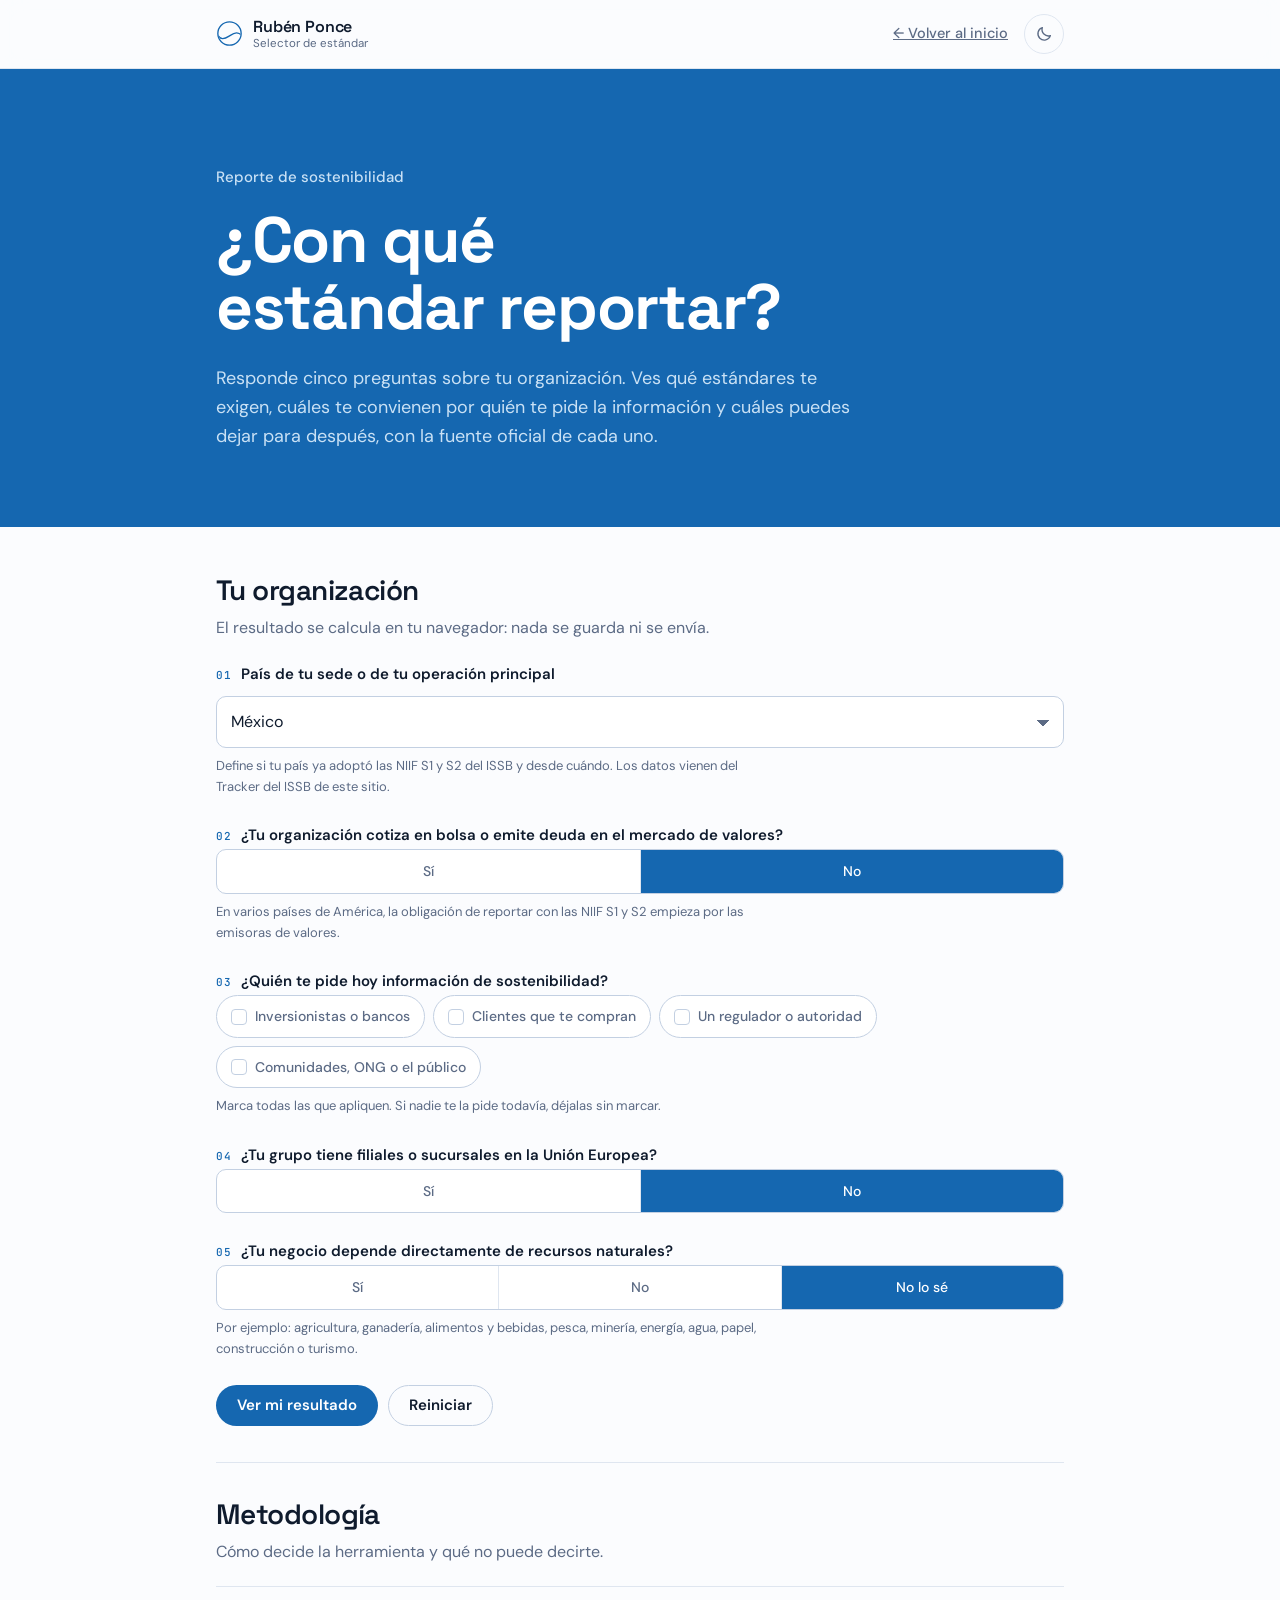
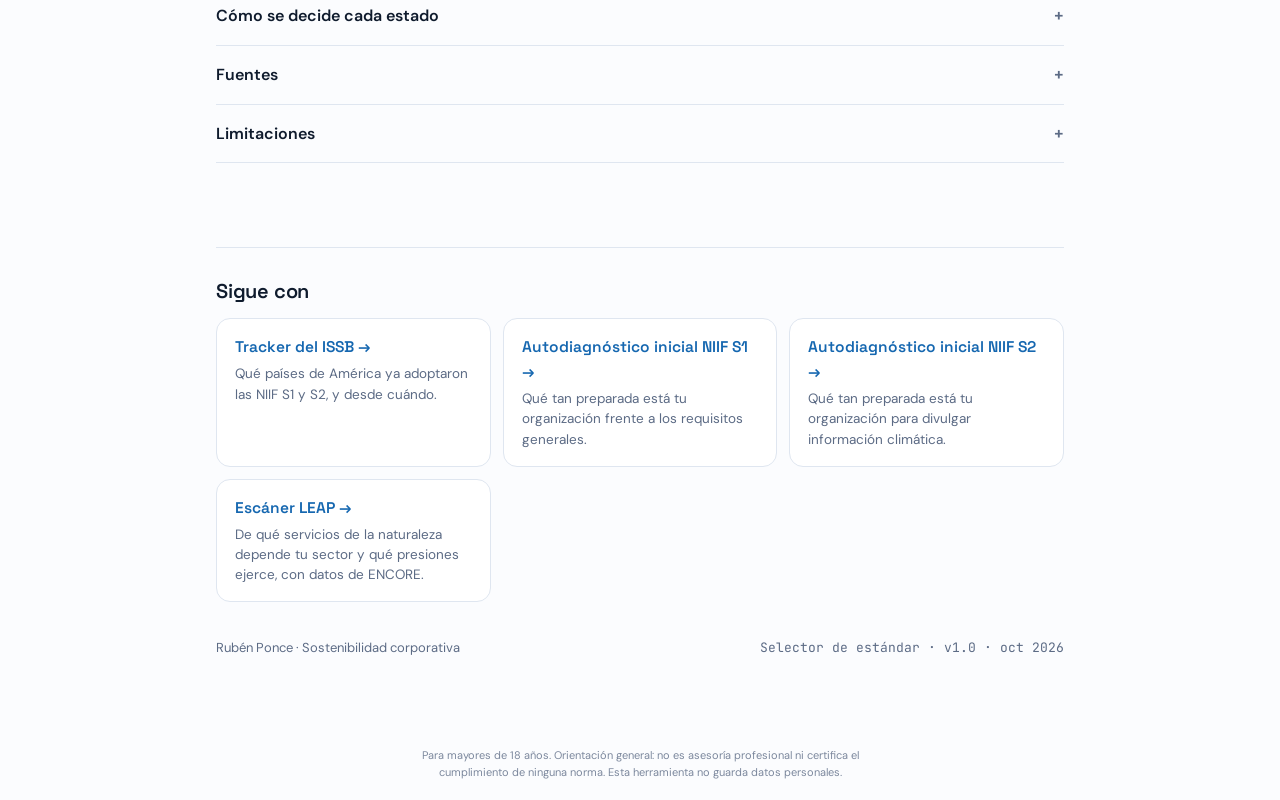
<file: herramientas/selector-estandar/index.html>
<!DOCTYPE html>
<html lang="es" data-rp-herramienta="selector">
<head>
<meta charset="UTF-8">
<script src="../../assets/marca/tema.js"></script>
<meta name="viewport" content="width=device-width, initial-scale=1.0">
<title>Selector de estándar · Rubén Ponce</title>
<meta name="description" content="Responde cinco preguntas sobre tu organización y ve qué estándares de reporte de sostenibilidad te aplican: NIIF S1 y S2, GRI, ESRS, TNFD, CDP y Protocolo GEI.">
<meta property="og:site_name" content="Rubén Ponce">
<meta property="og:type" content="website">
<meta property="og:title" content="Selector de estándar · Rubén Ponce">
<meta property="og:description" content="Qué estándares de reporte de sostenibilidad te aplican según tu país, tu mercado y quién te pide la información.">
<meta property="og:image" content="https://rubenisaiponcebarcelo-wq.github.io/assets/marca/og-image.png">
<link rel="icon" href="../../assets/marca/favicon.ico" sizes="any">
<link rel="icon" type="image/svg+xml" href="../../assets/marca/favicon.svg">
<link rel="apple-touch-icon" href="../../assets/marca/favicon-180.png">
<meta name="theme-color" content="#1567B0">
<link rel="preconnect" href="https://fonts.googleapis.com">
<link rel="preconnect" href="https://fonts.gstatic.com" crossorigin>
<link href="https://fonts.googleapis.com/css2?family=Space+Grotesk:wght@600;700&family=DM+Sans:opsz,wght@9..40,400;9..40,500;9..40,600&family=JetBrains+Mono:wght@400;500&display=swap" rel="stylesheet">
<link rel="stylesheet" href="../../assets/marca/marca.tokens.css">
<style>
/* Layout: columna única (máx. 880px). Cabecera fija y banda azul de la capa compartida,
   formulario de cinco preguntas, resultado en tarjetas por estándar y metodología al final. */
:root{
  --borde-fuerte:#C3D0E2;
  --n1:var(--rp-nivel-1); --n2:var(--rp-nivel-2); --n3:var(--rp-nivel-3); --n4:var(--rp-nivel-4);
  --n1-txt:var(--rp-nivel-1-texto); --n2-txt:var(--rp-nivel-2-texto); --n3-txt:var(--rp-nivel-3-texto); --n4-txt:var(--rp-nivel-4-texto);
}
:root[data-theme="dark"]{
  --borde-fuerte:#33445F;
  --n1:#1B2A42; --n1-txt:#C9D2E0; --n2:#2A4F7A; --n2-txt:#E8EEF7; --n3:#3F82C4; --n3-txt:#FFFFFF; --n4:#8FC3EE; --n4-txt:#0B1220;
}
*{box-sizing:border-box}
section[hidden]{display:none !important}
body{margin:0;background:var(--rp-fondo);color:var(--rp-texto);font-family:var(--rp-fuente-texto);font-size:16px;line-height:1.6;-webkit-font-smoothing:antialiased}
a{color:var(--rp-enlace)}
:focus-visible{outline:2px solid var(--rp-enlace);outline-offset:3px;border-radius:4px}
.envoltura{max-width:880px;margin:0 auto;padding:0 max(16px,env(safe-area-inset-left,0px)) 64px}

header.site .nav-row{display:flex;align-items:center;justify-content:space-between;gap:16px;max-width:880px;margin:0 auto;padding:14px 16px}
header.site .brand{color:var(--rp-enlace);display:inline-flex;align-items:center;gap:10px;text-decoration:none}
.rp-home-texto b{font-size:13.5px;font-weight:600;letter-spacing:-.01em}
.rp-home-texto i{font-style:normal;font-size:10px;letter-spacing:.04em;text-transform:uppercase}

h1,h2,h3{font-family:var(--rp-fuente-display);letter-spacing:-.02em;text-wrap:balance}
h2{font-weight:600;font-size:1.75rem;line-height:1.12;margin:0 0 8px}
h3{font-weight:600;font-size:1.125rem;margin:0;letter-spacing:-.005em}
section{padding-block:36px;border-bottom:1px solid var(--rp-borde)}
section:last-of-type{border-bottom:0}
.intro{color:var(--rp-texto-2);margin:0 0 22px;max-width:62ch}

/* Formulario */
.form{display:grid;gap:26px}
.campo{display:grid;gap:8px;min-width:0;border:0;padding:0;margin:0}
.etq{font-weight:600;font-size:.9375rem;display:flex;gap:10px;align-items:baseline;padding:0;margin:0 0 2px}
.etq .paso{font-family:var(--rp-fuente-mono);font-size:.6875rem;color:var(--rp-enlace);font-weight:500;letter-spacing:.06em}
.ayuda{font-size:.8125rem;color:var(--rp-texto-2);margin:0;max-width:62ch}
select{width:100%;font:inherit;font-size:1rem;color:var(--rp-texto);background:var(--rp-superficie);border:1px solid var(--borde-fuerte);border-radius:10px;padding:12px 40px 12px 14px;appearance:none;-webkit-appearance:none;
  background-image:linear-gradient(45deg,transparent 50%,var(--rp-texto-2) 50%),linear-gradient(135deg,var(--rp-texto-2) 50%,transparent 50%);
  background-position:calc(100% - 20px) 52%,calc(100% - 14px) 52%;background-size:6px 6px,6px 6px;background-repeat:no-repeat}
.segmento{display:flex;border:1px solid var(--borde-fuerte);border-radius:10px;overflow:hidden;background:var(--rp-superficie)}
.segmento input,.casillas input{position:absolute;opacity:0;pointer-events:none}
.segmento label{flex:1;text-align:center;padding:10px 6px;font-size:.875rem;font-weight:500;cursor:pointer;color:var(--rp-texto-2);border-right:1px solid var(--rp-borde);user-select:none}
.segmento label:last-of-type{border-right:0}
.segmento input:checked + label{background:var(--rp-acento);color:var(--rp-acento-texto)}
.segmento input:focus-visible + label,.casillas input:focus-visible + label{outline:2px solid var(--rp-enlace);outline-offset:-3px}
.casillas{display:flex;flex-wrap:wrap;gap:8px}
.casillas label{display:inline-flex;align-items:center;gap:8px;padding:9px 14px;border:1px solid var(--borde-fuerte);border-radius:999px;background:var(--rp-superficie);
  font-size:.875rem;font-weight:500;color:var(--rp-texto-2);cursor:pointer;user-select:none}
.casillas label::before{content:"";width:14px;height:14px;border-radius:4px;border:1.5px solid var(--borde-fuerte);flex:none}
.casillas input:checked + label{border-color:var(--rp-acento);color:var(--rp-texto);background:var(--rp-acento-aire)}
.casillas input:checked + label::before{background:var(--rp-acento);border-color:var(--rp-acento);
  background-image:url("data:image/svg+xml,%3Csvg xmlns='http://www.w3.org/2000/svg' viewBox='0 0 14 14'%3E%3Cpath d='M3 7.2l2.6 2.6L11 4.4' fill='none' stroke='white' stroke-width='2' stroke-linecap='round' stroke-linejoin='round'/%3E%3C/svg%3E")}
.sub-ue{display:grid;gap:8px;padding:14px 16px;border-radius:10px;background:var(--rp-superficie-2);border:1px solid var(--rp-borde)}
.sub-ue[hidden]{display:none}
.acciones{display:flex;flex-wrap:wrap;gap:10px}
.btn{display:inline-flex;align-items:center;gap:8px;padding:12px 20px;border-radius:999px;font:inherit;font-size:.9375rem;font-weight:600;line-height:1;cursor:pointer;border:1px solid transparent}
.btn.p{background:var(--rp-acento);color:var(--rp-acento-texto)}
.btn.s{background:transparent;color:var(--rp-texto);border-color:var(--borde-fuerte)}
.btn:hover{filter:brightness(1.06)}

/* Resultado */
.resumen{display:grid;gap:10px;padding:20px;border-radius:14px;background:var(--rp-superficie);border:1px solid var(--rp-borde);box-shadow:var(--rp-sombra-s)}
.resumen .lin{font-size:1.125rem;line-height:1.45;margin:0;max-width:62ch}
.resumen .lin b{font-weight:600}
.resumen .nota{font-size:.875rem;color:var(--rp-texto-2);margin:0;max-width:62ch}
.tag-ejemplo{justify-self:start;font-family:var(--rp-fuente-mono);font-size:.6875rem;letter-spacing:.06em;text-transform:uppercase;color:var(--rp-texto-2);border:1px dashed var(--borde-fuerte);padding:3px 8px;border-radius:6px}
.tarjetas{display:grid;gap:12px;margin-top:20px}
.tarjeta{display:grid;gap:8px;padding:18px 20px;border-radius:14px;background:var(--rp-superficie);border:1px solid var(--rp-borde)}
.tarjeta .fila{display:flex;justify-content:space-between;gap:12px;align-items:flex-start}
.tarjeta .quien{font-size:.8125rem;color:var(--rp-texto-2);margin:2px 0 0}
.tarjeta p{margin:0;font-size:.9375rem;color:var(--rp-texto);max-width:66ch}
.tarjeta .enlaces{display:flex;flex-wrap:wrap;gap:6px 16px;font-size:.875rem}
.estado{flex:none;display:inline-flex;align-items:center;justify-content:center;padding:4px 11px;border-radius:999px;font-size:.75rem;font-weight:600;white-space:nowrap}
.estado.e4{background:var(--n4);color:var(--n4-txt)}
.estado.e3{background:var(--n3);color:var(--n3-txt)}
.estado.e2{background:var(--n2);color:var(--n2-txt)}
.estado.e1{background:var(--n1);color:var(--n1-txt)}
.pais{margin:0;padding:12px 14px;border-left:3px solid var(--rp-azul);background:var(--rp-acento-aire);border-radius:0 10px 10px 0;font-size:.875rem;line-height:1.5;color:var(--rp-texto)}
.pais .fuente{display:block;margin-top:6px;font-family:var(--rp-fuente-mono);font-size:.6875rem;color:var(--rp-texto-2)}
.leyenda{display:flex;flex-wrap:wrap;gap:8px 14px;margin-top:16px;font-size:.75rem;color:var(--rp-texto-2);align-items:center}

/* Metodología */
#metodologia details{border-top:1px solid var(--rp-borde)}
#metodologia details:last-of-type{border-bottom:1px solid var(--rp-borde)}
summary{cursor:pointer;padding:16px 0;font-weight:600;list-style:none;display:flex;justify-content:space-between;gap:12px}
summary::-webkit-details-marker{display:none}
summary::after{content:"+";font-family:var(--rp-fuente-mono);color:var(--rp-texto-2)}
details[open] summary::after{content:"–"}
details .cuerpo{padding-bottom:18px;color:var(--rp-texto-2);font-size:.9375rem;max-width:66ch}
details .cuerpo p{margin:0 0 10px}
footer{padding-top:28px;font-size:.8125rem;color:var(--rp-texto-2);display:flex;flex-wrap:wrap;gap:8px 18px;justify-content:space-between}
.mono{font-family:var(--rp-fuente-mono)}
@media (prefers-reduced-motion:no-preference){
  #resultado.actualizado .tarjetas,#resultado.actualizado .resumen{animation:entra .35s ease-out}
  @keyframes entra{from{opacity:.4;transform:translateY(4px)}to{opacity:1;transform:none}}
}
@media print{header.site,.form .acciones,#entrada{display:none}}
</style>
<link rel="stylesheet" href="../../assets/marca/herramienta.css">
</head>
<body>

<header class="site">
  <div class="nav-row">
    <a class="brand" href="../../" title="Ir al inicio de Rubén Ponce">
      <svg class="rp-iso" viewBox="0 0 100 100" width="28" height="28" aria-hidden="true"><defs><clipPath id="rpDiscSel"><circle cx="50" cy="50" r="40.75"/></clipPath></defs><g fill="none" stroke="currentColor" stroke-width="4.9"><circle cx="50" cy="50" r="43.2"/><path d="M 2 50 C 8 60 14 68.4 24 68.9 C 34 69.4 41 64.5 50 58.7 C 58.5 53.2 66 47.9 76 47.9 C 85 47.9 91 51.5 98 60" clip-path="url(#rpDiscSel)"/></g></svg>
      <span class="rp-home-texto"><b>Rubén Ponce</b><i>Selector de estándar</i></span>
    </a>
    <div class="rp-acciones-cabecera"><a class="back-link" href="../../">← Volver al inicio</a><span data-rp-tema></span></div>
  </div>
</header>

<div class="envoltura">

<div class="rp-hero">
  <p class="eyebrow">Reporte de sostenibilidad</p>
  <h1>¿Con qué estándar reportar?</h1>
  <p class="lede">Responde cinco preguntas sobre tu organización. Ves qué estándares te exigen, cuáles te convienen por quién te pide la información y cuáles puedes dejar para después, con la fuente oficial de cada uno.</p>
</div>

<main>

<section id="entrada" aria-labelledby="t-entrada" style="padding-top:8px">
  <h2 id="t-entrada">Tu organización</h2>
  <p class="intro">El resultado se calcula en tu navegador: nada se guarda ni se envía.</p>

  <form class="form" id="formulario" novalidate>
    <div class="campo">
      <label class="etq" for="pais"><span class="paso">01</span>País de tu sede o de tu operación principal</label>
      <select id="pais" name="pais"></select>
      <p class="ayuda">Define si tu país ya adoptó las NIIF S1 y S2 del ISSB y desde cuándo. Los datos vienen del Tracker del ISSB de este sitio.</p>
    </div>

    <fieldset class="campo">
      <legend class="etq"><span class="paso">02</span>¿Tu organización cotiza en bolsa o emite deuda en el mercado de valores?</legend>
      <div class="segmento">
        <input type="radio" name="cotiza" id="cotiza-si" value="si"><label for="cotiza-si">Sí</label>
        <input type="radio" name="cotiza" id="cotiza-no" value="no" checked><label for="cotiza-no">No</label>
      </div>
      <p class="ayuda">En varios países de América, la obligación de reportar con las NIIF S1 y S2 empieza por las emisoras de valores.</p>
    </fieldset>

    <fieldset class="campo">
      <legend class="etq"><span class="paso">03</span>¿Quién te pide hoy información de sostenibilidad?</legend>
      <div class="casillas">
        <input type="checkbox" name="pide" id="pide-inv" value="inversion"><label for="pide-inv">Inversionistas o bancos</label>
        <input type="checkbox" name="pide" id="pide-cli" value="clientes"><label for="pide-cli">Clientes que te compran</label>
        <input type="checkbox" name="pide" id="pide-reg" value="regulador"><label for="pide-reg">Un regulador o autoridad</label>
        <input type="checkbox" name="pide" id="pide-soc" value="sociedad"><label for="pide-soc">Comunidades, ONG o el público</label>
      </div>
      <p class="ayuda">Marca todas las que apliquen. Si nadie te la pide todavía, déjalas sin marcar.</p>
    </fieldset>

    <fieldset class="campo">
      <legend class="etq"><span class="paso">04</span>¿Tu grupo tiene filiales o sucursales en la Unión Europea?</legend>
      <div class="segmento">
        <input type="radio" name="ue" id="ue-si" value="si"><label for="ue-si">Sí</label>
        <input type="radio" name="ue" id="ue-no" value="no" checked><label for="ue-no">No</label>
      </div>
      <div class="sub-ue" id="sub-ue" hidden>
        <p class="ayuda" style="color:var(--rp-texto)"><b>¿Tu grupo vende más de 450 millones de euros al año en la Unión Europea, y alguna filial o sucursal ahí más de 200 millones?</b></p>
        <div class="segmento">
          <input type="radio" name="umbral" id="umbral-si" value="si"><label for="umbral-si">Sí</label>
          <input type="radio" name="umbral" id="umbral-no" value="no"><label for="umbral-no">No</label>
          <input type="radio" name="umbral" id="umbral-ns" value="ns" checked><label for="umbral-ns">No lo sé</label>
        </div>
        <p class="ayuda">Son los umbrales de la CSRD para grupos de fuera de la Unión Europea tras la Directiva (UE) 2026/470. Las ventas en la UE deben superar los 450 millones de euros en cada uno de los dos últimos ejercicios.</p>
      </div>
    </fieldset>

    <fieldset class="campo">
      <legend class="etq"><span class="paso">05</span>¿Tu negocio depende directamente de recursos naturales?</legend>
      <div class="segmento">
        <input type="radio" name="natur" id="natur-si" value="si"><label for="natur-si">Sí</label>
        <input type="radio" name="natur" id="natur-no" value="no"><label for="natur-no">No</label>
        <input type="radio" name="natur" id="natur-ns" value="ns" checked><label for="natur-ns">No lo sé</label>
      </div>
      <p class="ayuda">Por ejemplo: agricultura, ganadería, alimentos y bebidas, pesca, minería, energía, agua, papel, construcción o turismo.</p>
    </fieldset>

    <div class="acciones">
      <button class="btn p" type="submit">Ver mi resultado</button>
      <button class="btn s" type="button" id="reiniciar">Reiniciar</button>
    </div>
  </form>
</section>

<section id="resultado" aria-labelledby="t-resultado" aria-live="polite" hidden>
  <h2 id="t-resultado">Resultado</h2>
  <div class="resumen">
    <p class="lin" id="res-linea"></p>
    <p class="nota" id="res-nota"></p>
  </div>
  <div class="tarjetas" id="tarjetas"></div>
  <div class="leyenda" aria-label="Qué significa cada estado">
    <span class="estado e4">Te lo exigen</span><span class="estado e3">Te conviene</span><span class="estado e2">Complementario</span><span class="estado e1">Por ahora no</span>
  </div>
</section>

<section id="metodologia" aria-labelledby="t-met">
  <h2 id="t-met">Metodología</h2>
  <p class="intro">Cómo decide la herramienta y qué no puede decirte.</p>
  <details>
    <summary>Cómo se decide cada estado</summary>
    <div class="cuerpo">
      <p><b>NIIF S1 y S2.</b> «Te lo exigen» cuando tu organización cotiza y la norma oficial de tu país incluye de forma expresa a las emisoras de valores: México, Brasil, Chile y Bolivia, que la extiende a todas las entidades. En los demás países con calendario obligatorio se marca «Te conviene» y se muestra el texto de la norma, porque el alcance cambia de un país a otro. Se marca «Te conviene» también cuando te piden información inversionistas o bancos.</p>
      <p><b>ESRS.</b> «Te lo exigen» cuando confirmas los dos umbrales de la CSRD para grupos de fuera de la Unión Europea.</p>
      <p><b>GRI.</b> «Te conviene» cuando te piden información comunidades, ONG, el público o un regulador, o cuando nadie te la pide aún y vas a publicar tu primer informe.</p>
      <p><b>TNFD.</b> «Te conviene» cuando tu negocio depende directamente de recursos naturales.</p>
      <p><b>CDP.</b> «Te conviene» cuando tus clientes te piden información, porque muchas cadenas de suministro la solicitan con el cuestionario de CDP.</p>
      <p><b>Protocolo de GEI.</b> Siempre aparece: es el método para medir emisiones que exigen la NIIF S2 (§29a), los ESRS y CDP.</p>
    </div>
  </details>
  <details>
    <summary>Fuentes</summary>
    <div class="cuerpo">
      <p>Adopción de las NIIF S1 y S2 por país: Tracker del ISSB de este sitio, que solo cita fuentes oficiales (gacetas, reguladores y la Fundación IFRS).</p>
      <p>Alcance de la CSRD: Directiva (UE) 2026/470 (Ómnibus I), publicada en el Diario Oficial de la Unión Europea el 26 de febrero de 2026. Los Estados miembros tienen hasta el 19 de marzo de 2027 para incorporarla a su legislación.</p>
      <p>Cada tarjeta enlaza a la página oficial del estándar.</p>
    </div>
  </details>
  <details>
    <summary>Limitaciones</summary>
    <div class="cuerpo">
      <p>Es una orientación general. No revisa la ley de tu país completa, las reglas de tu bolsa de valores ni los contratos con tus clientes o bancos, que pueden pedir otros marcos.</p>
      <p>Para la Unión Europea solo evalúa el caso de grupos con sede fuera de ella. Si tu sede está en la UE, los umbrales son otros: más de 1,000 empleados y más de 450 millones de euros de facturación neta.</p>
      <p>El resultado no certifica cumplimiento con ninguna norma.</p>
    </div>
  </details>
</section>

<nav class="rp-relacionadas" aria-label="Herramientas relacionadas">
  <h2>Sigue con</h2>
  <ul>
    <li><a href="../tracker-issb/"><b>Tracker del ISSB</b><span>Qué países de América ya adoptaron las NIIF S1 y S2, y desde cuándo.</span></a></li>
    <li><a href="../diagnostico-s1/"><b>Autodiagnóstico inicial NIIF S1</b><span>Qué tan preparada está tu organización frente a los requisitos generales.</span></a></li>
    <li><a href="../diagnostico-s2/"><b>Autodiagnóstico inicial NIIF S2</b><span>Qué tan preparada está tu organización para divulgar información climática.</span></a></li>
    <li><a href="../escaner-leap/"><b>Escáner LEAP</b><span>De qué servicios de la naturaleza depende tu sector y qué presiones ejerce, con datos de ENCORE.</span></a></li>
  </ul>
</nav>

<footer>
  <span>Rubén Ponce · Sostenibilidad corporativa</span>
  <span class="mono">Selector de estándar · v1.0 · oct 2026</span>
</footer>

</main>
</div>

<script>
(function(){
"use strict";

/* ---------- Adopción de las NIIF S1/S2 por país: copia de herramientas/tracker-issb (misma fecha de corte) ---------- */
var FALLBACK_URL = null;
function C(num, code, name, flag, region, ev, pr, nivel, nota, url){
  return {code:code, name:name, region:region, ev:ev, pr:pr, nivel:nivel, nota:nota, url:url || null};
}
var COUNTRIES = [
  C(124,'CAN','Canadá','🇨🇦','Norteamérica', 2025, null, 2,
    'El CSSB emitió las CSDS 1 y 2 —adaptación canadiense de IFRS S1/S2— en diciembre de 2024, vigentes desde 2025 sobre base voluntaria. La CSA y la OSFI aún no las mandatan para el mercado regulado.',
    'https://www.frascanada.ca/en/cssb/news-listings/csds1_csds2_launch'),

  C(840,'USA','Estados Unidos','🇺🇸','Norteamérica', null, null, 1,
    'Sin adopción del ISSB a nivel federal — la SEC retiró su propuesta de regla climática y no hay declaración oficial de intención de adoptar IFRS S1/S2. California exige un régimen climático propio (SB 253/261), pero no está basado en los estándares del ISSB.',
    null),

  C(484,'MEX','México','🇲🇽','Norteamérica', 2025, 2026, 3,
    'La CNBV publicó, el 28 de enero de 2025 en el Diario Oficial de la Federación, la resolución que exige a las emisoras de valores reportes alineados a IFRS S1 e IFRS S2 desde el ejercicio fiscal 2025 (presentados en 2026); aseguramiento limitado desde 2027 y razonable desde 2028.',
    'https://www.dof.gob.mx/nota_detalle.php?codigo=5747872&fecha=28/01/2025'),

  C(320,'GTM','Guatemala','🇬🇹','Centroamérica', null, null, 0,
    'Sin desarrollo de adopción del ISSB identificado a la fecha de corte.', null),
  C(340,'HND','Honduras','🇭🇳','Centroamérica', 2025, 2028, 3,
    'La Junta Técnica de Normas de Contabilidad y de Auditoría (JUNTEC), creada por ley como máxima autoridad contable del país, adoptó las NIIF S1/S2 mediante la Resolución JTNCA 006-01-2025, publicada en La Gaceta el 31 de enero de 2025. Obligatoria desde el 1 de enero de 2028 para entidades supervisadas por la CNBS y grandes contribuyentes según el SAR.',
    'https://juntec.org.hn/2025/09/01/resolucion-jtnca-006-01-2025/'),
  C(222,'SLV','El Salvador','🇸🇻','Centroamérica', 2024, null, 2,
    'El Consejo de Vigilancia de la Profesión de Contaduría Pública y Auditoría (CVPCPA), regulador estatal de la profesión contable, autorizó mediante la Resolución N.º 82 del 8 de agosto de 2024 la implementación voluntaria de la NIIF S1 y la NIIF S2. Aún sin fecha de obligatoriedad establecida.',
    'https://www.cvpcpa.gob.sv/wp-content/uploads/2024/08/RESOLUCION-82.pdf'),
  C(558,'NIC','Nicaragua','🇳🇮','Centroamérica', null, null, 0,
    'Sin desarrollo de adopción del ISSB identificado a la fecha de corte.', null),
  C(188,'CRI','Costa Rica','🇨🇷','Centroamérica', 2024, 2028, 3,
    'El Colegio de Contadores Públicos adoptó las NIIF S1/S2 mediante la Circular N.º 33-2023, ratificada en La Gaceta N.º 3 del 10 de enero de 2024, con aplicación voluntaria desde esa fecha. CONASSIF, el supervisor del sistema financiero, fijó mediante el Acuerdo 6-18 el reporte obligatorio para 2028 (datos del cierre fiscal 2027) para entidades reguladas y grandes contribuyentes.',
    'https://www.sugef.fi.cr/normativa/normativa_transversal/documentos/CONASSIF%206-18%20(v25%208%20enero%202026).pdf'),
  C(591,'PAN','Panamá','🇵🇦','Centroamérica', 2026, 2030, 3,
    'La Junta Técnica de Contabilidad adoptó formalmente las NIIF de Información a Revelar sobre Sostenibilidad del ISSB mediante la Resolución N.º 012-2025, publicada en la Gaceta Oficial N.º 30480 el 11 de marzo de 2026. Aplicación voluntaria anticipada desde ya; obligatoria para entidades reguladas desde el 1 de enero de 2030.',
    'https://www.gacetaoficial.gob.pa/storage/gacetas/2026/03/30480_C/98345.pdf'),

  C(214,'DOM','Rep. Dominicana','🇩🇴','Caribe', null, null, 0,
    'Sin desarrollo de adopción del ISSB identificado a la fecha de corte.', null),

  C(76,'BRA','Brasil','🇧🇷','Sudamérica', 2025, 2026, 3,
    'La CVM adoptó el estándar global del ISSB mediante las normas CBPS 01 y 02 (Resoluciones CVM 217/218/219): reporte alineado a IFRS S1/S2 obligatorio desde el ejercicio 2026 para compañías listadas y entidades reguladas.',
    'https://www.ifrs.org/news-and-events/news/2023/10/brazil-adopts-issb-global-baseline/'),

  C(152,'CHL','Chile','🇨🇱','Sudamérica', 2025, 2026, 3,
    'La CMF confirmó la aplicación obligatoria de IFRS S1 e IFRS S2 desde 2026 para entidades listadas, sobre la base ya construida por la NCG 461 (TCFD/SASB).',
    'https://www.ifrs.org/content/dam/ifrs/publications/sustainability-jurisdictions/pdf-profiles/chile-ifrs-profile.pdf'),

  C(170,'COL','Colombia','🇨🇴','Sudamérica', null, null, 1,
    'Sin mandato de adopción de la NIIF S1/S2 del ISSB. Desde 2021, la Superintendencia Financiera exige a los emisores del RNVE divulgar información climática y ASG bajo los estándares TCFD/SASB (Circular Externa 031), vigente desde 2024, pero distinta de la adopción formal del ISSB. El país participa además en la alianza de capacitación entre el BID y la Fundación IFRS, orientada a la adopción futura de los estándares.',
    'https://www.ifrs.org/news-and-events/news/2025/04/idb-ifrs-foundation-adoption-sustainability-disclosure-standards/'),

  C(862,'VEN','Venezuela','🇻🇪','Sudamérica', null, null, 0,
    'Sin desarrollo de adopción del ISSB identificado a la fecha de corte.', null),
  C(218,'ECU','Ecuador','🇪🇨','Sudamérica', null, null, 0,
    'Sin desarrollo de adopción del ISSB identificado a la fecha de corte.', null),
  C(604,'PER','Perú','🇵🇪','Sudamérica', 2026, 2029, 3,
    'El Consejo Normativo de Contabilidad, órgano del Ministerio de Economía y Finanzas, aprobó la NIIF S1 y la NIIF S2 mediante la Resolución N.º 001-2026-EF/30 del 27 de marzo de 2026. Obligatoria desde el 1 de enero de 2029 para entidades de interés público no supervisadas con ingresos anuales ≥2,300 UIT; la SMV y la SBS definirán por separado el calendario para entidades bajo su supervisión.',
    'https://www.gob.pe/institucion/mef/normas-legales/7937774-001-2026-ef-30'),
  C(68,'BOL','Bolivia','🇧🇴','Sudamérica', 2024, 2027, 3,
    'El Consejo Técnico Nacional de Auditoría y Contabilidad, del Colegio de Auditores o Contadores Públicos de Bolivia —entidad emisora de las normas contables del país—, adoptó las NIIF S1/S2 mediante la Resolución CTNAC N.º 01/2024 del 21 de marzo de 2024. Aplicación obligatoria desde el 1 de enero de 2027 para todas las entidades económicas del país, con aplicación anticipada permitida.',
    'https://www.ifrs.org/content/dam/ifrs/publications/sustainability-jurisdictions/pdf-snapshots/bolivia-ifrs-snapshot.pdf'),
  C(600,'PRY','Paraguay','🇵🇾','Sudamérica', null, null, 0,
    'Sin desarrollo de adopción del ISSB identificado a la fecha de corte.', null),
  C(32,'ARG','Argentina','🇦🇷','Sudamérica', null, null, 0,
    'Sin desarrollo de adopción del ISSB ni declaración oficial de intención identificada a la fecha de corte.', null),
  C(858,'URY','Uruguay','🇺🇾','Sudamérica', 2025, null, 2,
    'El Colegio de Contadores, Economistas y Administradores del Uruguay (CCEAU), el organismo profesional que emite los pronunciamientos técnico-contables del país, adoptó la NIIF S1 y la NIIF S2 como referencia técnica mediante el Pronunciamiento N.º 22 (octubre de 2025), con implementación gradual prevista entre 2026 y 2028. No introduce, por sí mismo, una exigencia legal nueva.',
    'https://ccea.com.uy/area-tecnica/normas/pronunciamientos/'),
];
var REGIONES = ["Norteamérica","Centroamérica","Caribe","Sudamérica"];
/* Países cuya norma oficial incluye de forma expresa a las emisoras de valores (o a todas las entidades) */
var ALCANCE_EMISORAS = ["MEX","BRA","CHL","BOL"];

var ENLACES = {
  issb:{t:"NIIF S1 y S2 (ifrs.org)", u:"https://www.ifrs.org/issued-standards/ifrs-sustainability-standards-navigator/"},
  sasb:{t:"Normas SASB por industria", u:"https://sasb.ifrs.org/standards/"},
  gri:{t:"Estándares GRI (globalreporting.org)", u:"https://www.globalreporting.org/standards/"},
  esrs:{t:"Directiva (UE) 2026/470 (EUR-Lex)", u:"https://eur-lex.europa.eu/legal-content/EN/TXT/?uri=CELEX:32026L0470"},
  tnfd:{t:"Recomendaciones TNFD (tnfd.global)", u:"https://tnfd.global/"},
  cdp:{t:"CDP (cdp.net)", u:"https://www.cdp.net/"},
  ghg:{t:"Protocolo de GEI (ghgprotocol.org)", u:"https://ghgprotocol.org/corporate-standard"}
};
var INTERNOS = {
  s1:{t:"Autodiagnóstico inicial NIIF S1", u:"../diagnostico-s1/"},
  s2:{t:"Autodiagnóstico inicial NIIF S2", u:"../diagnostico-s2/"},
  tnfd:{t:"Autodiagnóstico inicial TNFD", u:"../diagnostico-tnfd/"},
  leap:{t:"Escáner LEAP de tu sector", u:"../escaner-leap/"},
  tracker:{t:"Tracker del ISSB", u:"../tracker-issb/"},
  atlas:{t:"Atlas ESG: dónde se traslapan los estándares", u:"../atlas-esg/"}
};
var ESTADOS = {4:"Te lo exigen", 3:"Te conviene", 2:"Complementario", 1:"Por ahora no"};

var $ = function(id){ return document.getElementById(id); };
var esEjemplo = true;

function llenarPaises(){
  var sel = $("pais");
  REGIONES.forEach(function(r){
    var og = document.createElement("optgroup"); og.label = r;
    COUNTRIES.filter(function(c){ return c.region === r; })
      .sort(function(a,b){ return a.name.localeCompare(b.name, "es"); })
      .forEach(function(c){ var o = document.createElement("option"); o.value = c.code; o.textContent = c.name; og.appendChild(o); });
    sel.appendChild(og);
  });
  var og2 = document.createElement("optgroup"); og2.label = "Otros";
  var o2 = document.createElement("option"); o2.value = "OTRO"; o2.textContent = "Otro país"; og2.appendChild(o2);
  sel.appendChild(og2);
  sel.value = "MEX";
}

function radio(n){ var r = document.querySelector('input[name="'+n+'"]:checked'); return r ? r.value : null; }
function marcados(){ return Array.prototype.map.call(document.querySelectorAll('input[name="pide"]:checked'), function(i){ return i.value; }); }

/* ---------- Reglas ---------- */
function evaluar(){
  var pais = COUNTRIES.filter(function(c){ return c.code === $("pais").value; })[0] || null;
  var cotiza = radio("cotiza") === "si";
  var pide = marcados();
  var ue = radio("ue") === "si", umbral = radio("umbral");
  var natur = radio("natur");
  var pideInv = pide.indexOf("inversion") > -1, pideCli = pide.indexOf("clientes") > -1,
      pideReg = pide.indexOf("regulador") > -1, pideSoc = pide.indexOf("sociedad") > -1;
  var r = [];

  /* NIIF S1 y S2 */
  var e = 1, por = "";
  var obligatorio = pais && pais.nivel === 3 && pais.pr;
  if(obligatorio && cotiza && ALCANCE_EMISORAS.indexOf(pais.code) > -1){ e = 4; por = pais.name + " ya fijó un calendario obligatorio que incluye a las emisoras de valores, y tu organización cotiza. Abajo están las fechas y la fuente oficial."; }
  else if(obligatorio){ e = 3; por = pais.name + " ya fijó un calendario obligatorio. Revisa abajo a quiénes alcanza: según el país incluye a emisoras, entidades reguladas o grandes contribuyentes."; }
  else if(cotiza || pideInv){ e = 3; por = (cotiza ? "Cotizas en el mercado de valores" : "Te piden información inversionistas o bancos") + ", y las NIIF S1 y S2 son el estándar diseñado para ellos: piden los riesgos y oportunidades de sostenibilidad que afectan el valor de la empresa."; }
  else { e = 2; por = "Nadie te las exige todavía. Conviene conocerlas porque son la base que están adoptando los países de América."; }
  if(pais && pais.nivel === 2 && e < 4){ por += " En " + pais.name + " su aplicación ya está autorizada de forma voluntaria."; }
  r.push({id:"issb", n:"NIIF S1 y NIIF S2 (ISSB)", quien:"Consejo de Normas Internacionales de Sostenibilidad", e:e, por:por,
    pais: pais ? pais : null, ext:["issb","sasb"], int:["s1","s2","tracker"]});

  /* ESRS */
  var eE = 1, porE = "No tienes operaciones en la Unión Europea, así que la CSRD no te alcanza.";
  if(ue && umbral === "si"){ eE = 4; porE = "Tu grupo supera los dos umbrales de la CSRD para empresas de fuera de la Unión Europea: más de 450 millones de euros de ventas en la UE y una filial o sucursal con más de 200 millones. La obligación depende de cómo cada país de la UE incorpore la directiva, con plazo al 19 de marzo de 2027."; }
  else if(ue && umbral === "ns"){ eE = 2; porE = "Tienes operaciones en la Unión Europea. Revisa tus ventas ahí: si superas 450 millones de euros y alguna filial o sucursal supera 200 millones, la CSRD te alcanza con los ESRS."; }
  else if(ue){ eE = 1; porE = "Tienes operaciones en la Unión Europea, pero no superas los umbrales de la CSRD para grupos de fuera de la UE."; }
  r.push({id:"esrs", n:"ESRS (CSRD de la Unión Europea)", quien:"Comisión Europea, con EFRAG", e:eE, por:porE, ext:["esrs"], int:["atlas"]});

  /* GRI */
  var eG = 2, porG = "Sirve para identificar y reportar tus impactos en la economía, el ambiente y las personas. Se combina con las NIIF S1 y S2, que miran el efecto financiero sobre la empresa.";
  if(pideSoc || pideReg){ eG = 3; porG = "Te piden información " + (pideSoc ? "comunidades, ONG o el público" : "un regulador") + ", y GRI es el estándar pensado para reportar tus impactos en la economía, el ambiente y las personas ante todos esos grupos."; }
  else if(!pide.length && !cotiza){ eG = 3; porG = "Nadie te exige un estándar todavía. GRI es un buen primer informe: ordena tus impactos en la economía, el ambiente y las personas, y la información te servirá después para las NIIF S1 y S2."; }
  r.push({id:"gri", n:"Estándares GRI", quien:"Global Reporting Initiative", e:eG, por:porG, ext:["gri"], int:["atlas"]});

  /* TNFD */
  var eT = 2, porT = "Aplica si descubres que tu negocio o tu cadena de suministro dependen de la naturaleza o la afectan de forma importante.";
  if(natur === "si"){ eT = 3; porT = "Tu negocio depende directamente de recursos naturales. TNFD ordena cómo identificar y reportar esas dependencias, tus impactos y los riesgos que generan. La NIIF S1 ya pide divulgar los riesgos de sostenibilidad materiales, incluidos los de naturaleza."; }
  else if(natur === "no"){ eT = 1; porT = "Tu negocio no depende directamente de recursos naturales. Revisa tu cadena de suministro antes de descartarlo."; }
  r.push({id:"tnfd", n:"Recomendaciones TNFD", quien:"Taskforce on Nature-related Financial Disclosures", e:eT, por:porT, ext:["tnfd"], int:["leap","tnfd"]});

  /* CDP */
  var eC = 1, porC = "Nadie en tu cadena de clientes te lo pide. Si llega un cuestionario de CDP, la información que prepares para la NIIF S2 te sirve para responderlo.";
  if(pideCli){ eC = 3; porC = "Tus clientes te piden información, y muchas cadenas de suministro la solicitan con el cuestionario de CDP. Su módulo de clima está alineado con la NIIF S2, así que el trabajo sirve para ambos."; }
  else if(pideInv){ eC = 2; porC = "Algunos inversionistas consultan las respuestas de CDP. No es obligatorio, pero la información que prepares para la NIIF S2 te sirve para responderlo."; }
  r.push({id:"cdp", n:"Cuestionario CDP", quien:"CDP", e:eC, por:porC, ext:["cdp"], int:[]});

  /* Protocolo de GEI */
  r.push({id:"ghg", n:"Protocolo de GEI", quien:"World Resources Institute y WBCSD", e: (e >= 3 || eE >= 3 || eC >= 3) ? 3 : 2,
    por:"Es el método para medir tus emisiones de gases de efecto invernadero (alcances 1, 2 y 3). La NIIF S2 lo exige para medirlas (§29a), y también lo usan los ESRS y CDP.",
    ext:["ghg"], int:["s2"]});

  return r;
}

/* ---------- Pintar ---------- */
function enlace(o, externo){
  var a = document.createElement("a"); a.href = o.u; a.textContent = o.t;
  if(externo){ a.target = "_blank"; a.rel = "noopener"; }
  return a;
}

function render(animar){
  var res = evaluar();
  var orden = res.slice().sort(function(a,b){ return b.e - a.e; });

  var exige = orden.filter(function(x){ return x.e === 4; }).map(function(x){ return x.n; });
  var conviene = orden.filter(function(x){ return x.e === 3; }).map(function(x){ return x.n; });
  var linea = $("res-linea"); linea.textContent = "";
  function lista(arr){ return arr.length > 1 ? arr.slice(0,-1).join(", ") + " y " + arr[arr.length-1] : arr[0]; }
  if(exige.length){
    linea.append("Te exigen ");
    var b = document.createElement("b"); b.textContent = lista(exige); linea.appendChild(b);
    linea.append(conviene.length ? ". Además te conviene trabajar con " : ".");
    if(conviene.length){ var b2 = document.createElement("b"); b2.textContent = lista(conviene); linea.appendChild(b2); linea.append("."); }
  } else if(conviene.length){
    linea.append("Ningún estándar te es obligatorio por ahora. Te conviene empezar con ");
    var b3 = document.createElement("b"); b3.textContent = lista(conviene); linea.appendChild(b3); linea.append(".");
  } else {
    linea.append("Ningún estándar te es obligatorio por ahora.");
  }
  $("res-nota").textContent = "Los estándares no se excluyen entre sí: la misma información de gobierno, riesgos y emisiones sirve para varios.";

  var c = $("tarjetas"); c.textContent = "";
  orden.forEach(function(x){
    var t = document.createElement("article"); t.className = "tarjeta";
    var f = document.createElement("div"); f.className = "fila";
    var tit = document.createElement("div");
    var h = document.createElement("h3"); h.textContent = x.n; tit.appendChild(h);
    var q = document.createElement("p"); q.className = "quien"; q.textContent = x.quien; tit.appendChild(q);
    var est = document.createElement("span"); est.className = "estado e" + x.e; est.textContent = ESTADOS[x.e];
    f.appendChild(tit); f.appendChild(est); t.appendChild(f);
    var p = document.createElement("p"); p.textContent = x.por; t.appendChild(p);
    if(x.pais){
      var pq = document.createElement("p"); pq.className = "pais"; pq.textContent = x.pais.nota;
      if(x.pais.url){ var fs = document.createElement("span"); fs.className = "fuente"; fs.appendChild(enlace({t:"Fuente oficial", u:x.pais.url}, true)); pq.appendChild(fs); }
      t.appendChild(pq);
    }
    var en = document.createElement("div"); en.className = "enlaces";
    x.ext.forEach(function(k){ en.appendChild(enlace(ENLACES[k], true)); });
    x.int.forEach(function(k){ en.appendChild(enlace(INTERNOS[k], false)); });
    t.appendChild(en);
    c.appendChild(t);
  });

  if(animar){ var r = $("resultado"); r.classList.remove("actualizado"); void r.offsetWidth; r.classList.add("actualizado"); }
}

/* ---------- Eventos ---------- */
function alCambiar(){ esEjemplo = false; $("sub-ue").hidden = radio("ue") !== "si"; render(true); }
$("formulario").addEventListener("submit", function(e){
  e.preventDefault(); esEjemplo = false; render(true); $("resultado").hidden = false;
  $("resultado").scrollIntoView({behavior: matchMedia("(prefers-reduced-motion: reduce)").matches ? "auto" : "smooth", block:"start"});
});
$("pais").addEventListener("change", alCambiar);
document.querySelectorAll("#formulario input").forEach(function(i){ i.addEventListener("change", alCambiar); });
$("reiniciar").addEventListener("click", function(){
  $("formulario").reset(); $("pais").value = "MEX"; $("sub-ue").hidden = true; esEjemplo = true; render(false);
  $("resultado").hidden = true;
  $("entrada").scrollIntoView({behavior: matchMedia("(prefers-reduced-motion: reduce)").matches ? "auto" : "smooth", block:"start"});
});

llenarPaises();
render(false);
})();
</script>
<p class="rp-descargo">Para mayores de 18 años. Orientación general: no es asesoría profesional ni certifica el cumplimiento de ninguna norma. Esta herramienta no guarda datos personales.</p>
</body>
</html>
</file>
<file: assets/marca/marca.tokens.css>
/* ============================================================================
   MARCA RUBÉN PONCE · Tokens de diseño
   Única fuente de verdad de color, tipografía, espacio, radios y sombras.
   v2.0 · 2026-10-29 · alineada a la landing publicada
   ----------------------------------------------------------------------------
   Cómo se usa:
     <link rel="stylesheet" href="marca.tokens.css">
   o pegar este bloque completo al inicio del <style> del archivo.

   Regla: en el código nunca se escribe un color en hexadecimal. Siempre
   var(--rp-...). Si un color no existe aquí, no es de la marca.

   Cambios frente a v1.1: tipografía Space Grotesk (titulares) + DM Sans
   (texto) en lugar de Barlow; sin latón ni modo noche. Todo es claro,
   con el Azul Ponce como único acento.
   ============================================================================ */

:root{

  /* ---- 1. COLOR · Núcleo ------------------------------------------------- */
  --rp-azul:            #1567B0;  /* Azul Ponce. Único acento. 5.84:1 sobre blanco */
  --rp-azul-profundo:   #0F4A7F;  /* Hover, textos azules grandes. 9.11:1      */
  --rp-azul-aire:       #E6F0F9;  /* Fondos suaves, chips, tarjeta destacada   */
  --rp-azul-tenue:      #C9E1F5;  /* Texto secundario SOBRE banda azul. 4.3:1: solo texto ≥ 18px */

  /* ---- 2. COLOR · Neutros ------------------------------------------------- */
  --rp-tinta:           #0F1B2D;  /* Texto principal. 17.3:1 sobre blanco      */
  --rp-tinta-media:     #5C6B85;  /* Texto secundario. 5.39:1 sobre blanco     */
  --rp-gris-apagado:    #B7C0D1;  /* Punto de "próximamente", decorativo       */
  --rp-linea:           #DFE6F0;  /* Bordes, separadores                       */
  --rp-papel-alt:       #F1F4FA;  /* Superficie secundaria, secciones alternas */
  --rp-papel:           #FBFCFE;  /* Fondo de página                           */
  --rp-blanco:          #FFFFFF;

  /* ---- 3. COLOR · Semánticos (estados en herramientas) ------------------- */
  --rp-ok:              #146B41;  --rp-ok-aire:     #E4F3EB;
  --rp-alerta:          #A15C00;  --rp-alerta-aire: #FCF1E0;
  --rp-riesgo:          #B3261E;  --rp-riesgo-aire: #FBE9E7;  /* Solo brechas frente a requisitos obligatorios */
  --rp-info:            var(--rp-azul); --rp-info-aire: var(--rp-azul-aire);

  /* ---- 4. COLOR · Escala de madurez (autodiagnósticos) ------------------- */
  /* Monocromo azul: la madurez sube, el azul se satura. No usar semáforo. */
  --rp-nivel-1:         #D6E4F2;  --rp-nivel-1-texto: #0F1B2D;  /* Inicial     */
  --rp-nivel-2:         #86B4DA;  --rp-nivel-2-texto: #0F1B2D;  /* En marcha   */
  --rp-nivel-3:         #2F7CBF;  --rp-nivel-3-texto: #FFFFFF;  /* Consolidado */
  --rp-nivel-4:         #0F4A7F;  --rp-nivel-4-texto: #FFFFFF;  /* Avanzado    */

  /* ---- 5. COLOR · Categóricos de pilar ----------------------------------- */
  /* Para marcos con 4 pilares (gobernanza, estrategia, riesgos, métricas).
     Categóricos, no ordinales. Todos ≥ 5,8:1 sobre blanco. Máximo cuatro.  */
  --rp-pilar-1:  #1567B0;  --rp-pilar-1-aire: #E6F0F9;  /* Gobernanza  */
  --rp-pilar-2:  #0E6A6F;  --rp-pilar-2-aire: #E1F0EE;  /* Estrategia  */
  --rp-pilar-3:  #5B4B8B;  --rp-pilar-3-aire: #EDE9F4;  /* Riesgos     */
  --rp-pilar-4:  #4D6B1F;  --rp-pilar-4-aire: #EEF3E4;  /* Métricas    */

  /* ---- 6. TIPOGRAFÍA ----------------------------------------------------- */
  /* Dos familias: Space Grotesk para titulares, DM Sans para todo lo demás. */
  --rp-fuente-display:  'Space Grotesk', 'Segoe UI', system-ui, -apple-system, sans-serif;
  --rp-fuente-texto:    'DM Sans', 'Segoe UI', system-ui, -apple-system, sans-serif;
  --rp-fuente-mono:     'JetBrains Mono', ui-monospace, 'Cascadia Mono', Consolas, monospace; /* solo códigos técnicos */

  /* Escala tipográfica (base 16px) */
  --rp-t-12: .75rem;    --rp-t-14: .875rem;  --rp-t-16: 1rem;
  --rp-t-18: 1.125rem;  --rp-t-20: 1.25rem;  --rp-t-24: 1.5rem;
  --rp-t-30: 1.875rem;  --rp-t-38: 2.375rem; --rp-t-48: 3rem;
  --rp-t-64: 4rem;

  --rp-peso-normal: 400; --rp-peso-medio: 500;
  --rp-peso-fuerte: 600; --rp-peso-display: 700;  /* 700 solo en el titular principal */

  --rp-alto-titulo: 1.04;
  --rp-alto-subtitulo: 1.15;
  --rp-alto-texto:  1.6;
  --rp-track-titulo: -.02em;
  --rp-track-subtitulo: -.01em;
  --rp-track-etiqueta: .04em;   /* etiquetas en mayúsculas: "RUTAS DE ESPECIALIZACIÓN" */

  /* ---- 7. ESPACIO (base 4px) --------------------------------------------- */
  --rp-e-1: 4px;   --rp-e-2: 8px;   --rp-e-3: 12px;  --rp-e-4: 16px;
  --rp-e-5: 24px;  --rp-e-6: 32px;  --rp-e-7: 48px;  --rp-e-8: 64px;
  --rp-e-9: 100px; --rp-e-10: 120px;

  --rp-ancho-texto: 68ch;    /* largo de línea máximo cómodo */
  --rp-ancho-pagina: 1180px; /* contenedor estándar          */

  /* ---- 8. RADIOS Y SOMBRAS ----------------------------------------------- */
  --rp-radio-xs: 6px;  --rp-radio-s: 10px;  --rp-radio-m: 14px;
  --rp-radio-l: 20px;  --rp-radio-pastilla: 999px;

  --rp-sombra-s: 0 1px 2px rgba(15,27,45,.06), 0 1px 1px rgba(15,27,45,.04);
  --rp-sombra-m: 0 4px 16px rgba(15,27,45,.08);
  --rp-sombra-l: 0 20px 40px rgba(6,16,40,.18);
  --rp-sombra-boton: 0 10px 24px rgba(10,20,50,.25);

  /* ---- 9. MOVIMIENTO ------------------------------------------------------ */
  --rp-ease:      cubic-bezier(.22,.7,.2,1);
  --rp-dur-rapida: .2s;
  --rp-dur-media:  .35s;
  --rp-dur-lenta:  .7s;
}

/* ---- 10. Alias semánticos ---------------------------------------------------- */
/* Los componentes se escriben contra estos alias; el modo oscuro los reasigna. */
:root,
[data-theme="light"]{
  --rp-fondo:        var(--rp-papel);
  --rp-superficie:   var(--rp-blanco);
  --rp-superficie-2: var(--rp-papel-alt);
  --rp-texto:        var(--rp-tinta);
  --rp-texto-2:      var(--rp-tinta-media);
  --rp-borde:        var(--rp-linea);
  --rp-acento:       var(--rp-azul);           /* fondos de botón, barras de progreso */
  --rp-acento-texto: var(--rp-blanco);
  --rp-enlace:       var(--rp-azul);           /* azul cuando es TEXTO sobre el fondo */
  --rp-acento-aire:  var(--rp-azul-aire);      /* chips, tarjeta destacada, citas */
  --rp-banda:        var(--rp-azul);           /* banda del hero y portadas */
  --rp-cabecera:     rgba(251,252,254,.82);    /* cabecera fija translúcida */
  --rp-pilar-1-texto: var(--rp-pilar-1); --rp-pilar-2-texto: var(--rp-pilar-2);
  --rp-pilar-3-texto: var(--rp-pilar-3); --rp-pilar-4-texto: var(--rp-pilar-4);
  color-scheme: light;
}

/* ---- 11. Modo oscuro ----------------------------------------------------------- */
/* Lo elige el visitante con el botón de tema (assets/marca/tema.js). Misma marca:
   azul marino profundo, el Azul Ponce como acento y sin latón.
   Contrastes: texto 16,1:1 · texto 2 9,1:1 · enlace #6FB2E8 8,2:1 · blanco sobre banda 9,1:1 */
[data-theme="dark"]{
  --rp-fondo:        #0B1220;
  --rp-superficie:   #121C2E;
  --rp-superficie-2: #0F1828;
  --rp-texto:        #E8EEF7;
  --rp-texto-2:      #A9B6CB;
  --rp-borde:        #24324A;
  --rp-acento:       var(--rp-azul);
  --rp-acento-texto: var(--rp-blanco);
  --rp-enlace:       #6FB2E8;
  --rp-acento-aire:  #15284A;
  --rp-banda:        var(--rp-azul-profundo);
  --rp-cabecera:     rgba(11,18,32,.82);
  --rp-pilar-1-texto: #8FB8E8; --rp-pilar-2-texto: #5CC1C4;
  --rp-pilar-3-texto: #B3A6E6; --rp-pilar-4-texto: #A7C66B;
  color-scheme: dark;
}

@media (prefers-reduced-motion: reduce){
  *{animation-duration:.01ms !important;animation-iteration-count:1 !important;
    transition-duration:.01ms !important;scroll-behavior:auto !important;}
}
</file>
<file: assets/marca/herramienta.css>
/* ============================================================================
   MARCA RUBÉN PONCE · Capa "estilo landing" para herramientas
   v2.0 · 2026-10-29
   ----------------------------------------------------------------------------
   Se carga DESPUÉS del <style> propio de cada herramienta:
     <link rel="stylesheet" href="../../assets/marca/marca.tokens.css">
     <link rel="stylesheet" href="../../assets/marca/herramienta.css">
   Lleva a cada herramienta el lenguaje de la landing: Space Grotesk en
   titulares, DM Sans en texto, papel claro, Azul Ponce como único acento,
   botones en pastilla, bordes de línea y radios de 14–20px.
   No toca preguntas, cálculos, datos ni integraciones.
   ============================================================================ */

/* ── 1. Tipografía base ───────────────────────────────────────────────────── */
body{font-family:var(--rp-fuente-texto);-webkit-font-smoothing:antialiased;}
h1,h2,h3,h4{font-family:var(--rp-fuente-display);}
::selection{background:var(--rp-azul);color:var(--rp-blanco);}

/* Bloque de marca: isotipo + "Rubén Ponce", como en la landing */
.rp-home{gap:10px !important;}
.rp-home-texto b{font-family:var(--rp-fuente-display);font-size:16px !important;font-weight:600 !important;letter-spacing:-.01em !important;}
.rp-home-texto i{font-family:var(--rp-fuente-texto) !important;font-size:11.5px !important;letter-spacing:0 !important;text-transform:none !important;font-style:normal;}

/* ══════════════════════════════════════════════════════════════════════════
   2. AUTODIAGNÓSTICOS (S1, S2, TNFD)
   ══════════════════════════════════════════════════════════════════════════ */

/* ── Portada = hero de la landing: banda azul, texto blanco ── */
#screen-intro{
  background:var(--rp-banda) !important;
  color:var(--rp-blanco);
  padding:clamp(72px,10vw,120px) 24px !important;
}
#screen-intro::before{display:none !important;}
#screen-intro > .rp-home,
#screen-intro > .rp-home .rp-home-texto i{color:var(--rp-blanco) !important;}
#screen-intro > .rp-home .rp-home-texto i{color:var(--rp-azul-tenue) !important;opacity:1 !important;}
#screen-intro .intro-badge{
  background:none !important;border:0 !important;padding:0 !important;border-radius:0 !important;
  font-family:var(--rp-fuente-texto);font-size:15px !important;font-weight:500 !important;
  letter-spacing:0 !important;text-transform:none !important;color:var(--rp-azul-tenue) !important;
}
#screen-intro .intro-title{
  font-family:var(--rp-fuente-display) !important;font-weight:700 !important;
  font-size:clamp(40px,5.4vw,64px) !important;line-height:1.04 !important;letter-spacing:-.02em !important;
  color:var(--rp-blanco) !important;
}
#screen-intro .intro-title em{color:var(--rp-blanco) !important;font-style:normal;text-decoration:underline;text-decoration-thickness:3px;text-underline-offset:.12em;text-decoration-color:rgba(255,255,255,.45);}
#screen-intro .intro-desc{color:var(--rp-azul-tenue) !important;font-size:18px !important;line-height:1.6 !important;font-weight:400 !important;}
#screen-intro .stat-n{font-family:var(--rp-fuente-display) !important;color:var(--rp-blanco) !important;font-weight:700 !important;}
#screen-intro .stat-label{color:var(--rp-azul-tenue) !important;font-size:13px !important;letter-spacing:.04em !important;}
#screen-intro .norm-badge,#screen-intro .logo-block span{font-family:var(--rp-fuente-display) !important;}
#screen-intro .norm-badge{background:rgba(255,255,255,.14) !important;color:var(--rp-blanco) !important;border-radius:999px !important;padding:6px 16px !important;font-size:15px !important;font-weight:600 !important;}
#screen-intro .fw-tag{
  background:rgba(255,255,255,.1) !important;color:var(--rp-blanco) !important;
  border:1px solid rgba(255,255,255,.22) !important;border-radius:999px !important;
  font-family:var(--rp-fuente-texto);font-size:13px !important;font-weight:500 !important;letter-spacing:0 !important;padding:7px 14px !important;
}
#screen-intro .btn-start{
  background:var(--rp-blanco) !important;color:var(--rp-azul) !important;
  font-family:var(--rp-fuente-texto) !important;font-size:15px !important;font-weight:600 !important;
  letter-spacing:0 !important;text-transform:none !important;
  border-radius:999px !important;padding:15px 30px !important;box-shadow:none !important;
}
#screen-intro .btn-start:hover{transform:translateY(-2px) !important;box-shadow:var(--rp-sombra-boton) !important;background:var(--rp-blanco) !important;}

/* ── Registro: papel, tarjeta blanca con línea ── */
#screen-register{background:var(--rp-superficie-2) !important;}
#screen-register::before{display:none !important;}
.register-card{
  background:var(--rp-superficie) !important;border:1px solid var(--rp-borde) !important;
  border-radius:var(--rp-radio-l) !important;box-shadow:var(--rp-sombra-m) !important;
}
.register-card > .rp-home{color:var(--rp-texto) !important;}
.register-header h2{font-family:var(--rp-fuente-display) !important;font-weight:600 !important;letter-spacing:-.01em !important;color:var(--rp-texto) !important;}
.register-header p{font-size:15px !important;color:var(--rp-texto-2) !important;}
.form-group label{
  font-size:13.5px !important;font-weight:500 !important;letter-spacing:0 !important;
  text-transform:none !important;color:var(--rp-texto) !important;
}
.form-group input,.form-group select,.form-group textarea{
  font-family:var(--rp-fuente-texto) !important;font-size:15px !important;
  border:1.5px solid var(--rp-borde) !important;border-radius:var(--rp-radio-s) !important;background:var(--rp-superficie) !important;
}
.form-group input:focus,.form-group select:focus,.form-group textarea:focus{border-color:var(--rp-enlace) !important;box-shadow:0 0 0 3px var(--rp-acento-aire) !important;}
.register-privacy{font-size:13.5px !important;}
.btn-register{
  font-family:var(--rp-fuente-texto) !important;font-size:15px !important;font-weight:600 !important;
  letter-spacing:0 !important;text-transform:none !important;border-radius:999px !important;padding:15px !important;
  background:var(--rp-azul) !important;
}
.btn-register:hover{background:var(--rp-azul-profundo) !important;}
.btn-register:disabled{background:var(--rp-borde) !important;color:var(--rp-texto-2) !important;}
.reg-badge,.hbadge{font-family:var(--rp-fuente-texto) !important;border-radius:999px !important;font-weight:600 !important;}

/* ── Cabecera del cuestionario = cabecera de la landing ── */
.quiz-header{
  background:var(--rp-cabecera) !important;
  -webkit-backdrop-filter:blur(12px);backdrop-filter:blur(12px);
  border-bottom:1px solid var(--rp-borde) !important;
  color:var(--rp-texto) !important;min-height:64px;
}
.quiz-header .rp-home,.quiz-header .header-brand{color:var(--rp-texto) !important;}
.quiz-header .rp-home:hover{background:var(--rp-acento-aire) !important;}
.quiz-header .rp-home-texto i{color:var(--rp-texto-2) !important;opacity:1 !important;}
.hb-sep{background:var(--rp-borde) !important;}
.hb-titulo{font-family:var(--rp-fuente-display);color:var(--rp-texto) !important;}
.progress-label,.progress-label span,.header-counter{color:var(--rp-texto-2) !important;font-family:var(--rp-fuente-texto) !important;letter-spacing:0 !important;}
.progress-bar{background:var(--rp-borde) !important;}
.progress-fill{background:var(--rp-azul) !important;}
.pillar-nav{top:64px !important;}
.pillar-tab{
  font-family:var(--rp-fuente-texto) !important;font-size:14.5px !important;font-weight:500 !important;
  letter-spacing:0 !important;text-transform:none !important;color:var(--rp-texto-2);
}
.pillar-tab:hover,.pillar-tab.active{color:var(--rp-enlace) !important;}

/* ── Cuerpo ── */
#screen-quiz,#screen-results{background:var(--rp-fondo) !important;}
.pillar-header{border-radius:var(--rp-radio-l) !important;}
.pillar-info h2{font-family:var(--rp-fuente-display) !important;font-weight:600 !important;letter-spacing:-.01em !important;}
.revelation-area,.pillar-card,.heatmap-section,.detail-section,.index-section,.action-plan-col,.norm-split{
  border:1px solid var(--rp-borde) !important;border-radius:var(--rp-radio-m) !important;box-shadow:none !important;background:var(--rp-superficie) !important;
}
.disc-title{font-family:var(--rp-fuente-display);font-weight:600 !important;}
.question-text{font-size:15px !important;line-height:1.6 !important;}
.option-btn{
  font-family:var(--rp-fuente-texto) !important;font-size:13.5px !important;font-weight:500 !important;
  border-radius:999px !important;border:1.5px solid var(--rp-borde) !important;background:var(--rp-superficie) !important;
  padding:8px 16px !important;
}
.option-btn:hover{border-color:var(--rp-enlace) !important;color:var(--rp-enlace) !important;background:var(--rp-acento-aire) !important;}
.option-btn.selected{border-color:var(--rp-enlace) !important;}
.comment-toggle{font-family:var(--rp-fuente-texto) !important;font-size:13px !important;}
.comment-box textarea{font-family:var(--rp-fuente-texto) !important;font-size:14px !important;border-radius:var(--rp-radio-s) !important;background:var(--rp-superficie) !important;}
.btn-nav,.btn-action{
  font-family:var(--rp-fuente-texto) !important;font-size:15px !important;font-weight:600 !important;
  letter-spacing:0 !important;text-transform:none !important;border-radius:999px !important;
}
.btn-next,.btn-primary{background:var(--rp-azul) !important;color:var(--rp-blanco) !important;}
.btn-next:hover,.btn-primary:hover{background:var(--rp-azul-profundo) !important;}
.btn-next:disabled{background:var(--rp-borde) !important;color:var(--rp-texto-2) !important;}
.btn-prev,.btn-secondary{background:transparent !important;color:var(--rp-enlace) !important;border:1.5px solid var(--rp-enlace) !important;}
.btn-prev:hover,.btn-secondary:hover{background:var(--rp-azul) !important;color:var(--rp-blanco) !important;}

/* ── Resultados: hero azul como la landing ── */
.results-hero{background:var(--rp-banda) !important;}
.results-title,.results-score-big{font-family:var(--rp-fuente-display) !important;letter-spacing:-.02em !important;}
.results-title{font-weight:700 !important;}
.results-badge{font-family:var(--rp-fuente-texto) !important;letter-spacing:0 !important;text-transform:none !important;font-size:15px !important;color:var(--rp-azul-tenue) !important;background:none !important;border:0 !important;padding:0 !important;}
.results-score-label{color:var(--rp-azul-tenue) !important;letter-spacing:.04em !important;}
.results-score-big{color:var(--rp-blanco) !important;}
.user-chip{border-radius:999px !important;background:rgba(255,255,255,.12) !important;border:1px solid rgba(255,255,255,.22) !important;color:var(--rp-blanco) !important;}
.user-chip strong,.user-chip span{color:var(--rp-blanco) !important;}
.results-hero::before,.results-hero::after{opacity:.35;}
.section-title{
  font-family:var(--rp-fuente-display) !important;font-weight:600 !important;
  font-size:clamp(22px,2.4vw,28px) !important;letter-spacing:-.01em !important;color:var(--rp-texto) !important;
  text-transform:none !important;
}
.pillar-card-score,.hm-pct,.plan-score,.nsc-score,.idx-score{font-family:var(--rp-fuente-display) !important;}
.index-header{background:var(--rp-superficie) !important;border-bottom:1px solid var(--rp-borde) !important;}
.index-header h3{font-family:var(--rp-fuente-display) !important;color:var(--rp-texto) !important;}
.index-header p{color:var(--rp-texto-2) !important;}
.index-table th{
  background:var(--rp-superficie-2) !important;color:var(--rp-texto-2) !important;
  font-family:var(--rp-fuente-texto) !important;font-size:12px !important;letter-spacing:.04em !important;
  border-bottom:1px solid var(--rp-borde) !important;
}
.idx-group-header td{font-family:var(--rp-fuente-texto) !important;letter-spacing:.04em !important;}
.sheets-info{background:var(--rp-acento-aire) !important;border:1px solid transparent !important;color:var(--rp-texto) !important;border-radius:var(--rp-radio-m) !important;}
.sheets-info strong{color:var(--rp-enlace) !important;}
.spinner{border-color:rgba(255,255,255,.3) !important;border-top-color:var(--rp-blanco) !important;}
.sending-overlay{background:rgba(21,103,176,.92) !important;}

/* ══════════════════════════════════════════════════════════════════════════
   3. HERRAMIENTAS DE CONSULTA (Glosario, Tracker y las que vengan)
   Cabecera fija clara + encabezado en banda azul (.rp-hero), como la landing.
   ══════════════════════════════════════════════════════════════════════════ */
html,body{overflow-x:clip;}
.rp-home-texto{display:flex;flex-direction:column;line-height:1.15;text-align:left;}
.rp-home-texto b{color:var(--rp-texto);}
.rp-home-texto i{color:var(--rp-texto-2);opacity:1;}
#screen-intro .rp-home-texto b{color:var(--rp-blanco) !important;}
#screen-intro .rp-home-texto i{color:var(--rp-azul-tenue) !important;}

header.site,.topbar{
  position:sticky !important;top:0;z-index:60;
  background:var(--rp-cabecera) !important;
  -webkit-backdrop-filter:blur(12px);backdrop-filter:blur(12px);
  border-bottom:1px solid var(--rp-borde) !important;
  min-height:64px;box-shadow:none !important;
}
header.site .brand,.topbar .tb-marca{color:var(--rp-enlace) !important;display:inline-flex;align-items:center;gap:10px;text-decoration:none;}
header.site .brand svg,.topbar .tb-marca svg{width:27px;height:27px;}
.back-link{
  font-family:var(--rp-fuente-texto) !important;font-size:14.5px !important;font-weight:500 !important;
  letter-spacing:0 !important;text-transform:none !important;color:var(--rp-texto-2) !important;
  border:0 !important;padding:8px 0 !important;
}
.back-link:hover{color:var(--rp-enlace) !important;}
.tb-nav a{
  font-family:var(--rp-fuente-texto) !important;font-size:14.5px !important;font-weight:500 !important;
  letter-spacing:0 !important;text-transform:none !important;color:var(--rp-texto-2) !important;
}
.tb-nav a:hover{color:var(--rp-enlace) !important;}
.tb-sello{
  font-family:var(--rp-fuente-texto) !important;font-size:13px !important;font-weight:500 !important;
  letter-spacing:0 !important;text-transform:none !important;
  background:var(--rp-acento-aire) !important;color:var(--rp-azul-profundo) !important;border:0 !important;border-radius:999px !important;padding:7px 14px !important;
}

/* Banda azul a todo lo ancho, aunque viva dentro de un contenedor */
.rp-hero{
  position:relative;isolation:isolate;
  padding:clamp(56px,8vw,96px) 0 clamp(48px,6vw,80px) !important;margin:0 0 40px !important;
  color:var(--rp-blanco);
}
.hero:has(> .rp-hero),.wrap:has(> .rp-hero){padding-top:0 !important;margin-top:0 !important;}
.rp-hero::before{
  content:'';position:absolute;top:0;bottom:0;left:50%;width:100vw;transform:translateX(-50%);
  background:var(--rp-banda);z-index:-1;
}
.rp-hero .eyebrow{
  font-family:var(--rp-fuente-texto) !important;font-size:15px !important;font-weight:500 !important;
  letter-spacing:0 !important;text-transform:none !important;color:var(--rp-azul-tenue) !important;margin:0 0 18px !important;
}
.rp-hero .eyebrow::before,.rp-hero .eyebrow::after{display:none !important;}
.rp-hero h1{
  font-family:var(--rp-fuente-display) !important;font-weight:700 !important;
  font-size:clamp(40px,5.4vw,64px) !important;line-height:1.04 !important;letter-spacing:-.02em !important;
  color:var(--rp-blanco) !important;margin:0 0 24px !important;max-width:20ch;
}
.rp-hero h1 em{color:var(--rp-blanco) !important;font-weight:700 !important;font-style:normal;text-decoration:underline;text-decoration-thickness:3px;text-underline-offset:.12em;text-decoration-color:rgba(255,255,255,.45);}
.rp-hero .lede{color:var(--rp-azul-tenue) !important;font-size:18px !important;line-height:1.6 !important;max-width:640px;margin:0 !important;}

/* Etiquetas pequeñas en mayúsculas: tracking de la landing */
.node-field-label,.kpi-label,.foot-meta,.result-count{letter-spacing:.04em !important;}
.term-name,.detail-name,.kpi-num,.mp-name{font-family:var(--rp-fuente-display) !important;}

@media print{
  .rp-hero::before{display:none;}
  .rp-hero,.rp-hero *{color:var(--rp-texto) !important;}
  .results-hero{background:#fff !important;color:var(--rp-texto) !important;border-bottom:2px solid var(--rp-azul);}
  .results-hero *{color:var(--rp-texto) !important;}
}

/* ══════════════════════════════════════════════════════════════════════════
   4. MODO OSCURO
   Cada herramienta trae sus propias variables de color (y el mismo nombre
   significa cosas distintas en cada una), así que se reasignan por tipo:
   <html data-rp-herramienta="diagnostico|glosario|tracker|atlas">.
   El tema lo pone assets/marca/tema.js en data-theme.
   ══════════════════════════════════════════════════════════════════════════ */

/* ── Diagnósticos (S1, S2, TNFD) ── */
html[data-theme="dark"][data-rp-herramienta="diagnostico"]{
  --text:#E8EEF7; --text-light:#A9B6CB; --white:#121C2E; --cream:#0F1828; --sand:#24324A; --mist:#15284A; --stone:#C3CDDC;
  --papel:#0B1220; --papel-alt:#0F1828; --tinta:#E8EEF7; --tinta-media:#A9B6CB; --linea:#24324A; --azul-aire:#15284A;
  /* tintes derivados del color real de cada pilar: el orden de colores cambia entre diagnósticos */
  --p1-bg:color-mix(in srgb,var(--p1) 22%,#121C2E); --p2-bg:color-mix(in srgb,var(--p2) 22%,#121C2E);
  --p3-bg:color-mix(in srgb,var(--p3) 22%,#121C2E); --p4-bg:color-mix(in srgb,var(--p4) 22%,#121C2E);
  --lv0:#A9B6CB; --lv0-bg:#1A2436; --lv1:#8FB8E8; --lv1-bg:#15284A; --lv2:#A9CBF0; --lv2-bg:#183257;
  --lv3:#CFE0F5;  --lv3-bg:#1D3B66; --lv4:#FFFFFF; --lv4-bg:#23497D;
}
[data-theme="dark"][data-rp-herramienta="diagnostico"] body{background:var(--rp-fondo) !important;color:var(--rp-texto);}
[data-theme="dark"] .pillar-header.p1 .pillar-info h2{color:color-mix(in srgb,var(--p1) 45%,#FFFFFF) !important;}
[data-theme="dark"] .pillar-header.p2 .pillar-info h2{color:color-mix(in srgb,var(--p2) 45%,#FFFFFF) !important;}
[data-theme="dark"] .pillar-header.p3 .pillar-info h2{color:color-mix(in srgb,var(--p3) 45%,#FFFFFF) !important;}
[data-theme="dark"] .pillar-header.p4 .pillar-info h2{color:color-mix(in srgb,var(--p4) 45%,#FFFFFF) !important;}
[data-theme="dark"] .q-code,[data-theme="dark"] .idx-code,[data-theme="dark"] .detail-code,[data-theme="dark"] .hm-code{color:var(--rp-texto) !important;background:var(--rp-acento-aire) !important;border-color:var(--rp-borde) !important;}
[data-theme="dark"] .hm-disc,[data-theme="dark"] .detail-header h3,[data-theme="dark"] .pillar-card-score,[data-theme="dark"] .plan-score,[data-theme="dark"] .idx-disc-header td{color:var(--rp-texto) !important;}
[data-theme="dark"] .idx-disc-header{background:var(--rp-superficie-2) !important;}
[data-theme="dark"] .idx-group-header td{background:var(--rp-acento-aire) !important;color:var(--rp-texto) !important;}
[data-theme="dark"] .nr-s1,[data-theme="dark"] .nr-s2,[data-theme="dark"] .nr-both,[data-theme="dark"] .q-ref-tag{color:var(--rp-texto) !important;background:var(--rp-acento-aire) !important;}
[data-theme="dark"] .pillar-tag{background:var(--rp-acento-aire) !important;color:var(--rp-texto-2) !important;border-color:var(--rp-borde) !important;}
[data-theme="dark"] .index-legend{background:var(--rp-superficie-2) !important;border-color:var(--rp-borde) !important;color:var(--rp-texto-2) !important;}
[data-theme="dark"] .plan-header > div > div:nth-child(2){color:var(--rp-texto) !important;}
[data-theme="dark"] .user-chip *{color:var(--rp-blanco) !important;}
[data-theme="dark"] .revelation-label{background:var(--rp-superficie-2) !important;}
[data-theme="dark"] .area-label-chip{background:var(--rp-acento-aire) !important;color:var(--rp-texto-2) !important;}
[data-theme="dark"] .option-btn.selected{color:var(--rp-texto) !important;}
[data-theme="dark"] .reg-ok{background:var(--rp-acento-aire) !important;color:var(--rp-enlace) !important;border-color:var(--rp-enlace) !important;}
[data-theme="dark"] .quiz-nav{background:var(--rp-cabecera) !important;border-top-color:var(--rp-borde) !important;}
[data-theme="dark"] .pillar-nav{background:var(--rp-superficie) !important;border-bottom-color:var(--rp-borde) !important;}
[data-theme="dark"] .plan-header{background:var(--rp-superficie-2) !important;}
[data-theme="dark"] .para-ref{background:var(--rp-acento-aire) !important;color:var(--rp-texto) !important;}
[data-theme="dark"] .q-eq,[data-theme="dark"] .detail-eq,[data-theme="dark"] .idx-eq{border-left-color:var(--rp-borde) !important;}
[data-theme="dark"] .logo-block span,[data-theme="dark"] .logo-sm span{background:var(--rp-enlace) !important;color:#0B1220 !important;}

/* ── Glosario ── */
html[data-theme="dark"][data-rp-herramienta="glosario"]{
  --ink:#0B1220; --ink-2:#0F1828; --ink-3:#121C2E; --line:#24324A; --line-strong:#33445F;
  --paper:#E8EEF7; --paper-dim:#A9B6CB; --paper-faint:#8C9AB2; --brass-bright:#6FB2E8; --focus:#6FB2E8;
}
[data-theme="dark"][data-rp-herramienta="glosario"] body{background:var(--rp-fondo) !important;}
[data-theme="dark"][data-rp-herramienta="glosario"] .node-field{background:var(--rp-superficie) !important;}
[data-theme="dark"][data-rp-herramienta="glosario"] .node{background:var(--rp-superficie-2) !important;}
[data-theme="dark"][data-rp-herramienta="glosario"] .node.active{background:var(--rp-azul) !important;color:#FFFFFF !important;}
[data-theme="dark"][data-rp-herramienta="glosario"] .search-input,[data-theme="dark"][data-rp-herramienta="glosario"] .letter.has{background:var(--rp-superficie) !important;}
[data-theme="dark"][data-rp-herramienta="glosario"] .node:hover{color:var(--rp-enlace) !important;border-color:var(--rp-enlace) !important;}

/* ── Tracker ── */
html[data-theme="dark"][data-rp-herramienta="tracker"]{
  --ink:#0B1220; --ink-2:#0F1828; --panel:#121C2E; --panel-2:#0F1828; --line:#24324A; --line-strong:#33445F;
  --text:#E8EEF7; --text-dim:#A9B6CB; --text-mute:#8C9AB2; --brass-lt:#8FB8E8; --brass-dk:#1D3B66;
  --tier0:rgba(111,178,232,.18); --tier1:rgba(111,178,232,.5); --tier2:#6FB2E8;
}
[data-theme="dark"][data-rp-herramienta="tracker"] body{background:var(--rp-fondo) !important;}
[data-theme="dark"][data-rp-herramienta="tracker"] :is(.ficha > div,.kpi-card,.fan-card,.map-card,.detail-panel,.level-legend,.level-legend > *,.search-input,.region-block,.region-summary){background:var(--rp-superficie) !important;border-color:var(--rp-borde) !important;}
[data-theme="dark"][data-rp-herramienta="tracker"] .ficha{background:var(--rp-borde) !important;border-color:var(--rp-borde) !important;}
[data-theme="dark"][data-rp-herramienta="tracker"] .status-pill.voluntaria{background:var(--rp-superficie-2) !important;color:var(--rp-texto-2) !important;border-color:var(--rp-borde) !important;}
[data-theme="dark"][data-rp-herramienta="tracker"] .map-country{stroke:#0B1220 !important;}
[data-theme="dark"][data-rp-herramienta="tracker"] .map-country[fill="#EDF1F6" i],[data-theme="dark"][data-rp-herramienta="tracker"] .map-country[fill="#E3EAF2" i]{fill:#1F2B40 !important;}
[data-theme="dark"][data-rp-herramienta="tracker"] .tb-sello{color:var(--rp-enlace) !important;}
[data-theme="dark"] .tb-marca svg g{stroke:var(--rp-enlace);}


/* Posición del botón de tema */
.rp-tema-esquina{position:absolute;top:16px;right:16px;z-index:6;}
.results-hero,.register-card{position:relative;}
.rp-acciones-cabecera{display:flex;align-items:center;gap:16px;}
.quiz-header [data-rp-tema]{display:flex;align-items:center;}
.topbar [data-rp-tema]{display:flex;align-items:center;margin-left:12px;}

/* Tracker en oscuro: la escala de adopción se invierte (más avance = más brillo) */
[data-theme="dark"][data-rp-herramienta="tracker"] .map-country[fill="#A9C6E2" i]{fill:#2E5F92 !important;}
[data-theme="dark"][data-rp-herramienta="tracker"] .map-country[fill="#4D8FC6" i]{fill:#4D8FC6 !important;}
[data-theme="dark"][data-rp-herramienta="tracker"] .map-country[fill="#0F4A7F" i]{fill:#8FC4F2 !important;}
[data-theme="dark"][data-rp-herramienta="tracker"] .dot[style*="#E3EAF2" i]{background:#1F2B40 !important;box-shadow:inset 0 0 0 1px #3A4A66;}
[data-theme="dark"][data-rp-herramienta="tracker"] .dot[style*="#A9C6E2" i]{background:#2E5F92 !important;}
[data-theme="dark"][data-rp-herramienta="tracker"] .dot[style*="#0F4A7F" i]{background:#8FC4F2 !important;}

/* ============================================================================
   5. DESCARGO (pie discreto de cada herramienta)
   ----------------------------------------------------------------------------
   <p class="rp-descargo">Para mayores de 18 años. Orientación general: …</p>
   Va al final del <body> (o del pie). Pequeño y en gris: no debe llamar la atención.
   ============================================================================ */
.rp-descargo{font-family:var(--rp-fuente-texto,'DM Sans',sans-serif);font-size:11px;line-height:1.5;color:var(--rp-texto-2,#5C6B85);
  opacity:.8;max-width:72ch;margin:24px auto 0;padding:0 16px 20px;text-align:center;}
.rp-descargo a{color:inherit;}
@media print{.rp-descargo{display:none;}}

/* ============================================================================
   6. HERRAMIENTAS RELACIONADAS (bloque «Sigue con» al final de cada herramienta)
   ----------------------------------------------------------------------------
   <nav class="rp-relacionadas" aria-label="Herramientas relacionadas">
     <h2>Sigue con</h2><ul><li><a href="../x/"><b>Nombre</b><span>Para qué sirve</span></a></li></ul>
   </nav>
   ============================================================================ */
.rp-relacionadas{max-width:1120px;margin:48px auto 0;padding:32px 0 8px;border-top:1px solid var(--rp-borde);text-align:left;}
.rp-relacionadas h2{font-family:var(--rp-fuente-display) !important;font-weight:600;font-size:20px;letter-spacing:-.01em;
  color:var(--rp-texto) !important;margin:0 0 16px !important;}
.rp-relacionadas ul{list-style:none;margin:0;padding:0;display:grid;gap:12px;grid-template-columns:repeat(auto-fit,minmax(220px,1fr));}
.rp-relacionadas a{display:flex;flex-direction:column;gap:4px;height:100%;padding:16px 18px;border-radius:14px;text-decoration:none;
  background:var(--rp-superficie);border:1px solid var(--rp-borde);transition:border-color .2s,transform .2s;}
.rp-relacionadas a:hover{border-color:var(--rp-enlace);transform:translateY(-1px);}
.rp-relacionadas b{font-family:var(--rp-fuente-display);font-weight:600;font-size:15.5px;color:var(--rp-enlace);}
.rp-relacionadas b::after{content:" →";}
.rp-relacionadas span{font-family:var(--rp-fuente-texto);font-size:13.5px;line-height:1.5;color:var(--rp-texto-2);}
@media (prefers-reduced-motion:reduce){.rp-relacionadas a{transition:none;}.rp-relacionadas a:hover{transform:none;}}
@media print{.rp-relacionadas{display:none;}}
</file>
